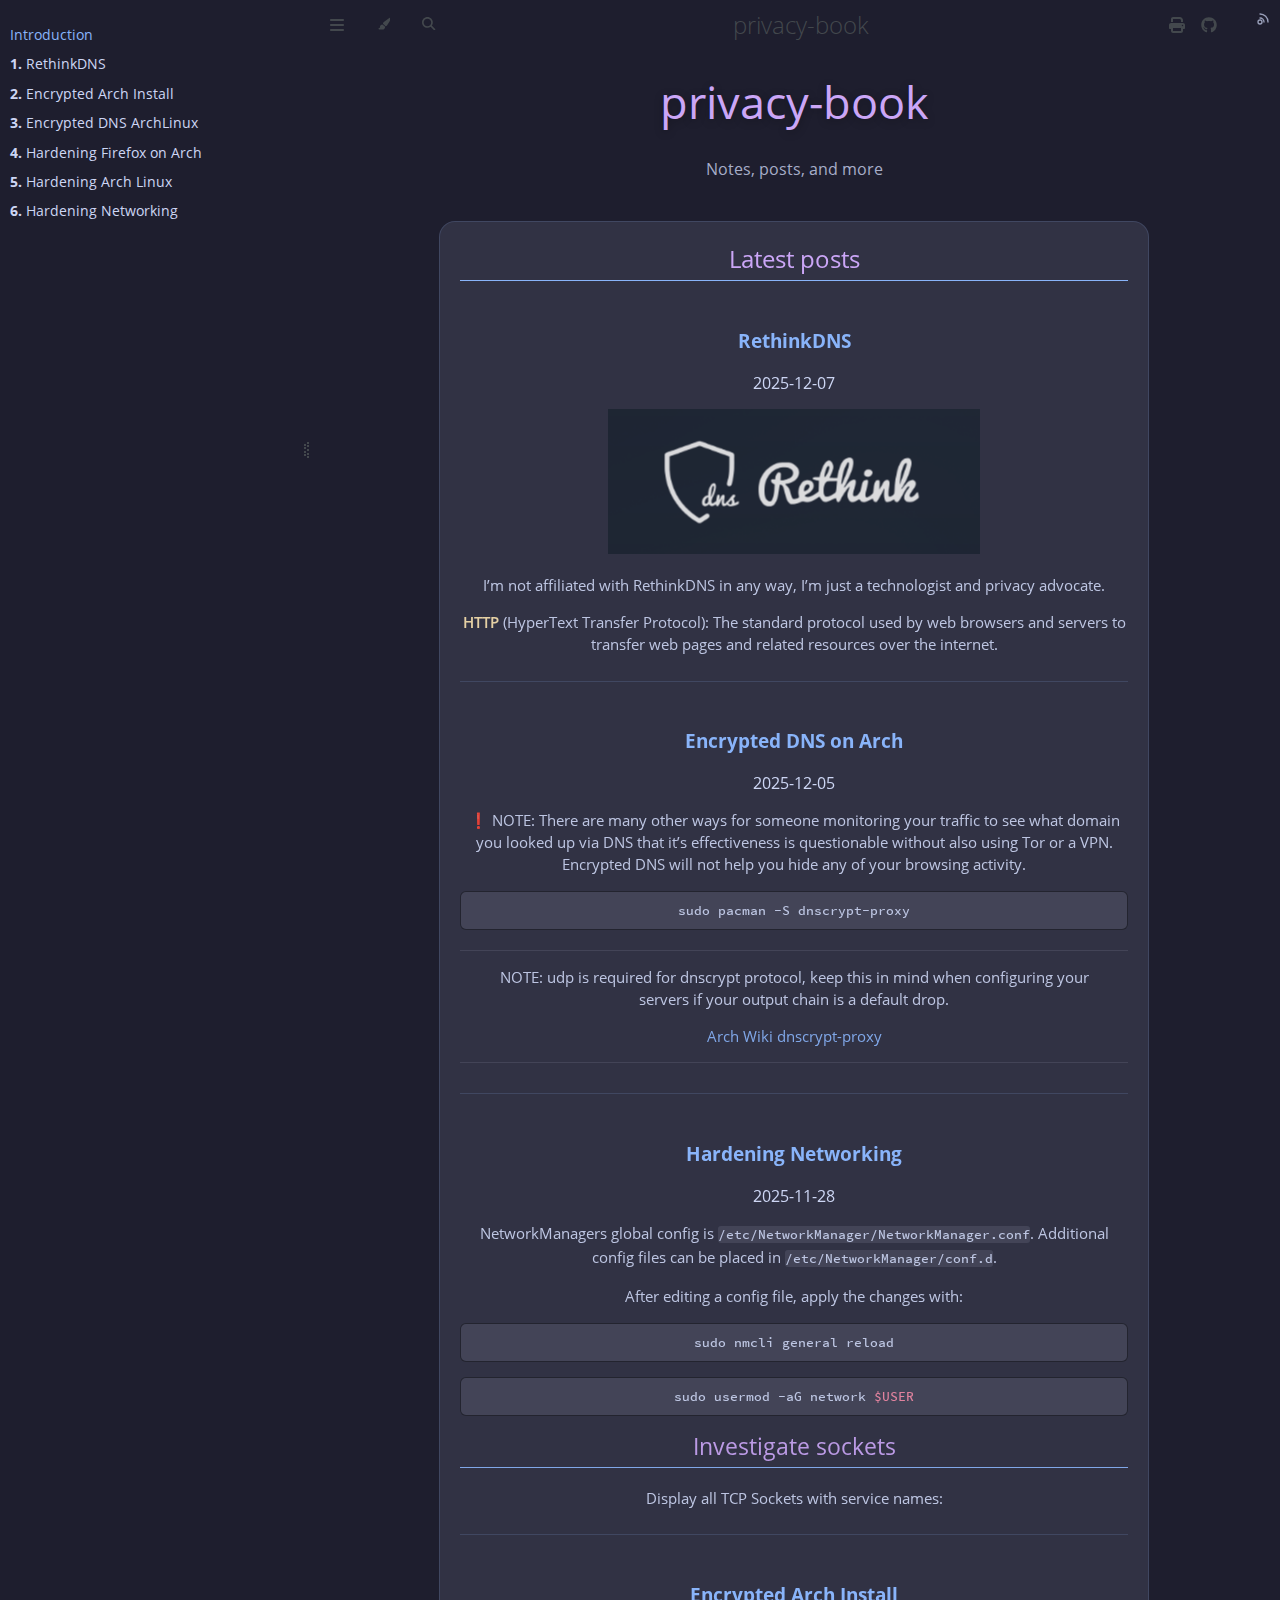
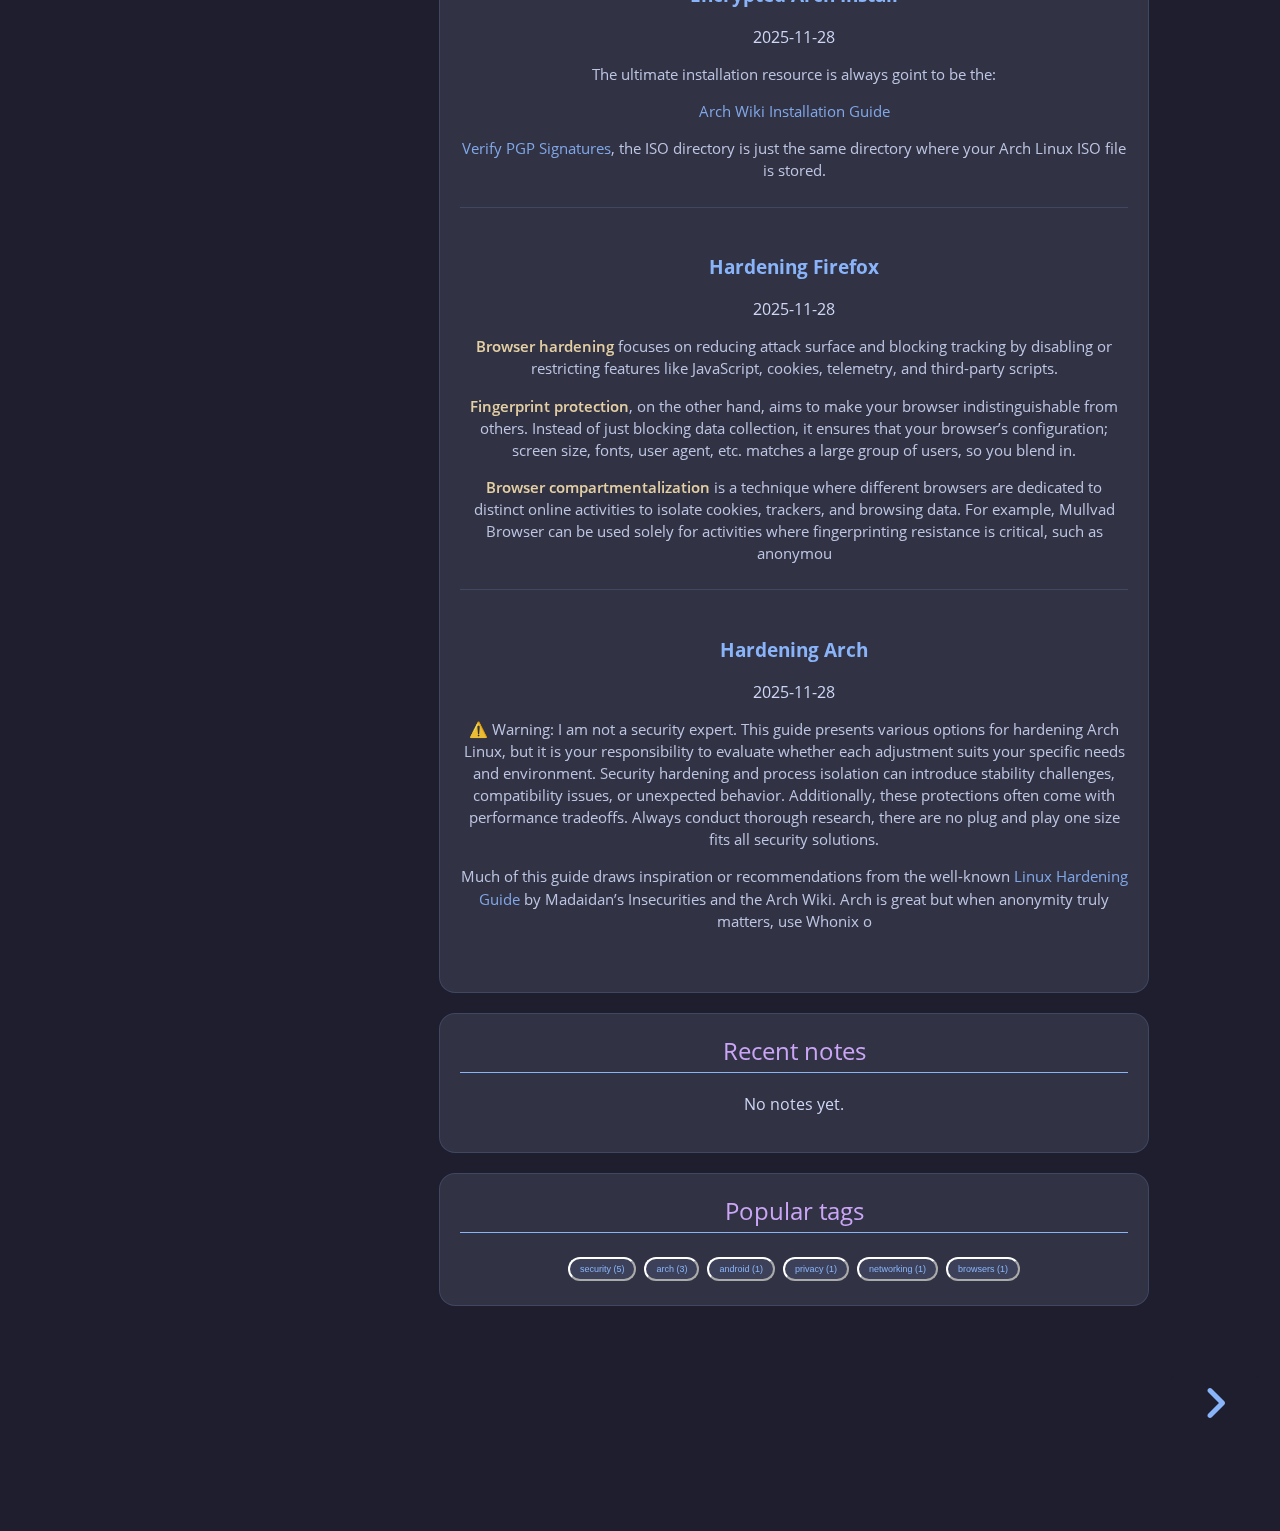
<file: index.html>
<!DOCTYPE HTML>
<html lang="en" class="coal sidebar-visible" dir="ltr">
    <head>
        <!-- Book generated using mdBook -->
        <meta charset="UTF-8">
        <title>Introduction - privacy-book</title>


        <!-- Custom HTML head -->

        <meta name="description" content="">
        <meta name="viewport" content="width=device-width, initial-scale=1">
        <meta name="theme-color" content="#ffffff">

        <link rel="icon" href="favicon-de23e50b.svg">
        <link rel="shortcut icon" href="favicon-8114d1fc.png">
        <link rel="stylesheet" href="css/variables-8adf115d.css">
        <link rel="stylesheet" href="css/general-2459343d.css">
        <link rel="stylesheet" href="css/chrome-ca6ed5dd.css">
        <link rel="stylesheet" href="css/print-9e4910d8.css" media="print">

        <!-- Fonts -->
        <link rel="stylesheet" href="fonts/fonts-9644e21d.css">

        <!-- Highlight.js Stylesheets -->
        <link rel="stylesheet" id="mdbook-highlight-css" href="highlight-493f70e1.css">
        <link rel="stylesheet" id="mdbook-tomorrow-night-css" href="tomorrow-night-4c0ae647.css">
        <link rel="stylesheet" id="mdbook-ayu-highlight-css" href="ayu-highlight-3fdfc3ac.css">

        <!-- Custom theme stylesheets -->
        <link rel="stylesheet" href="theme/header-buttons-af1bc2f9.css">
        <link rel="stylesheet" href="theme/css/catppuccin-mocha-code-05792b31.css">


        <!-- Provide site root and default themes to javascript -->
        <script>
            const path_to_root = "";
            const default_light_theme = "coal";
            const default_dark_theme = "navy";
            window.path_to_searchindex_js = "searchindex-facc858c.js";
        </script>
        <!-- Start loading toc.js asap -->
        <script src="toc-78eae84a.js"></script>
    </head>
    <body>
    <div id="mdbook-help-container">
        <div id="mdbook-help-popup">
            <h2 class="mdbook-help-title">Keyboard shortcuts</h2>
            <div>
                <p>Press <kbd>←</kbd> or <kbd>→</kbd> to navigate between chapters</p>
                <p>Press <kbd>S</kbd> or <kbd>/</kbd> to search in the book</p>
                <p>Press <kbd>?</kbd> to show this help</p>
                <p>Press <kbd>Esc</kbd> to hide this help</p>
            </div>
        </div>
    </div>
    <div id="mdbook-body-container">
        <!-- Work around some values being stored in localStorage wrapped in quotes -->
        <script>
            try {
                let theme = localStorage.getItem('mdbook-theme');
                let sidebar = localStorage.getItem('mdbook-sidebar');

                if (theme.startsWith('"') && theme.endsWith('"')) {
                    localStorage.setItem('mdbook-theme', theme.slice(1, theme.length - 1));
                }

                if (sidebar.startsWith('"') && sidebar.endsWith('"')) {
                    localStorage.setItem('mdbook-sidebar', sidebar.slice(1, sidebar.length - 1));
                }
            } catch (e) { }
        </script>

        <!-- Set the theme before any content is loaded, prevents flash -->
        <script>
            const default_theme = window.matchMedia("(prefers-color-scheme: dark)").matches ? default_dark_theme : default_light_theme;
            let theme;
            try { theme = localStorage.getItem('mdbook-theme'); } catch(e) { }
            if (theme === null || theme === undefined) { theme = default_theme; }
            const html = document.documentElement;
            html.classList.remove('coal')
            html.classList.add(theme);
            html.classList.add("js");
        </script>

        <input type="checkbox" id="mdbook-sidebar-toggle-anchor" class="hidden">

        <!-- Hide / unhide sidebar before it is displayed -->
        <script>
            let sidebar = null;
            const sidebar_toggle = document.getElementById("mdbook-sidebar-toggle-anchor");
            if (document.body.clientWidth >= 1080) {
                try { sidebar = localStorage.getItem('mdbook-sidebar'); } catch(e) { }
                sidebar = sidebar || 'visible';
            } else {
                sidebar = 'hidden';
                sidebar_toggle.checked = false;
            }
            if (sidebar === 'visible') {
                sidebar_toggle.checked = true;
            } else {
                html.classList.remove('sidebar-visible');
            }
        </script>

        <nav id="mdbook-sidebar" class="sidebar" aria-label="Table of contents">
            <!-- populated by js -->
            <mdbook-sidebar-scrollbox class="sidebar-scrollbox"></mdbook-sidebar-scrollbox>
            <noscript>
                <iframe class="sidebar-iframe-outer" src="toc.html"></iframe>
            </noscript>
            <div id="mdbook-sidebar-resize-handle" class="sidebar-resize-handle">
                <div class="sidebar-resize-indicator"></div>
            </div>
        </nav>

        <div id="mdbook-page-wrapper" class="page-wrapper">

            <div class="page">
                <div id="mdbook-menu-bar-hover-placeholder"></div>
                <div id="mdbook-menu-bar" class="menu-bar sticky">
                    <div class="left-buttons">
                        <label id="mdbook-sidebar-toggle" class="icon-button" for="mdbook-sidebar-toggle-anchor" title="Toggle Table of Contents" aria-label="Toggle Table of Contents" aria-controls="mdbook-sidebar">
                            <span class=fa-svg><svg xmlns="http://www.w3.org/2000/svg" viewBox="0 0 448 512"><!--! Font Awesome Free 6.2.0 by @fontawesome - https://fontawesome.com License - https://fontawesome.com/license/free (Icons: CC BY 4.0, Fonts: SIL OFL 1.1, Code: MIT License) Copyright 2022 Fonticons, Inc. --><path d="M0 96C0 78.3 14.3 64 32 64H416c17.7 0 32 14.3 32 32s-14.3 32-32 32H32C14.3 128 0 113.7 0 96zM0 256c0-17.7 14.3-32 32-32H416c17.7 0 32 14.3 32 32s-14.3 32-32 32H32c-17.7 0-32-14.3-32-32zM448 416c0 17.7-14.3 32-32 32H32c-17.7 0-32-14.3-32-32s14.3-32 32-32H416c17.7 0 32 14.3 32 32z"/></svg></span>
                        </label>
                        <button id="mdbook-theme-toggle" class="icon-button" type="button" title="Change theme" aria-label="Change theme" aria-haspopup="true" aria-expanded="false" aria-controls="mdbook-theme-list">
                            <span class=fa-svg><svg xmlns="http://www.w3.org/2000/svg" viewBox="0 0 576 512"><!--! Font Awesome Free 6.2.0 by @fontawesome - https://fontawesome.com License - https://fontawesome.com/license/free (Icons: CC BY 4.0, Fonts: SIL OFL 1.1, Code: MIT License) Copyright 2022 Fonticons, Inc. --><path d="M371.3 367.1c27.3-3.9 51.9-19.4 67.2-42.9L600.2 74.1c12.6-19.5 9.4-45.3-7.6-61.2S549.7-4.4 531.1 9.6L294.4 187.2c-24 18-38.2 46.1-38.4 76.1L371.3 367.1zm-19.6 25.4l-116-104.4C175.9 290.3 128 339.6 128 400c0 3.9 .2 7.8 .6 11.6c1.8 17.5-10.2 36.4-27.8 36.4H96c-17.7 0-32 14.3-32 32s14.3 32 32 32H240c61.9 0 112-50.1 112-112c0-2.5-.1-5-.2-7.5z"/></svg></span>
                        </button>
                        <ul id="mdbook-theme-list" class="theme-popup" aria-label="Themes" role="menu">
                            <li role="none"><button role="menuitem" class="theme" id="mdbook-theme-default_theme">Auto</button></li>
                            <li role="none"><button role="menuitem" class="theme" id="mdbook-theme-light">Light</button></li>
                            <li role="none"><button role="menuitem" class="theme" id="mdbook-theme-rust">Rust</button></li>
                            <li role="none"><button role="menuitem" class="theme" id="mdbook-theme-coal">Coal</button></li>
                            <li role="none"><button role="menuitem" class="theme" id="mdbook-theme-navy">Navy</button></li>
                            <li role="none"><button role="menuitem" class="theme" id="mdbook-theme-ayu">Ayu</button></li>
                        </ul>
                        <button id="mdbook-search-toggle" class="icon-button" type="button" title="Search (`/`)" aria-label="Toggle Searchbar" aria-expanded="false" aria-keyshortcuts="/ s" aria-controls="mdbook-searchbar">
                            <span class=fa-svg><svg xmlns="http://www.w3.org/2000/svg" viewBox="0 0 512 512"><!--! Font Awesome Free 6.2.0 by @fontawesome - https://fontawesome.com License - https://fontawesome.com/license/free (Icons: CC BY 4.0, Fonts: SIL OFL 1.1, Code: MIT License) Copyright 2022 Fonticons, Inc. --><path d="M416 208c0 45.9-14.9 88.3-40 122.7L502.6 457.4c12.5 12.5 12.5 32.8 0 45.3s-32.8 12.5-45.3 0L330.7 376c-34.4 25.2-76.8 40-122.7 40C93.1 416 0 322.9 0 208S93.1 0 208 0S416 93.1 416 208zM208 352c79.5 0 144-64.5 144-144s-64.5-144-144-144S64 128.5 64 208s64.5 144 144 144z"/></svg></span>
                        </button>
                    </div>

                    <h1 class="menu-title">privacy-book</h1>

                    <div class="right-buttons">
                        <a href="print.html" title="Print this book" aria-label="Print this book">
                            <span class=fa-svg id="print-button"><svg xmlns="http://www.w3.org/2000/svg" viewBox="0 0 512 512"><!--! Font Awesome Free 6.2.0 by @fontawesome - https://fontawesome.com License - https://fontawesome.com/license/free (Icons: CC BY 4.0, Fonts: SIL OFL 1.1, Code: MIT License) Copyright 2022 Fonticons, Inc. --><path d="M128 0C92.7 0 64 28.7 64 64v96h64V64H354.7L384 93.3V160h64V93.3c0-17-6.7-33.3-18.7-45.3L400 18.7C388 6.7 371.7 0 354.7 0H128zM384 352v32 64H128V384 368 352H384zm64 32h32c17.7 0 32-14.3 32-32V256c0-35.3-28.7-64-64-64H64c-35.3 0-64 28.7-64 64v96c0 17.7 14.3 32 32 32H64v64c0 35.3 28.7 64 64 64H384c35.3 0 64-28.7 64-64V384zm-16-88c-13.3 0-24-10.7-24-24s10.7-24 24-24s24 10.7 24 24s-10.7 24-24 24z"/></svg></span>
                        </a>
                        <a href="https://github.com/saylesss88/privacy-book.git" title="Git repository" aria-label="Git repository">
                            <span class=fa-svg><svg xmlns="http://www.w3.org/2000/svg" viewBox="0 0 496 512"><!--! Font Awesome Free 6.2.0 by @fontawesome - https://fontawesome.com License - https://fontawesome.com/license/free (Icons: CC BY 4.0, Fonts: SIL OFL 1.1, Code: MIT License) Copyright 2022 Fonticons, Inc. --><path d="M165.9 397.4c0 2-2.3 3.6-5.2 3.6-3.3.3-5.6-1.3-5.6-3.6 0-2 2.3-3.6 5.2-3.6 3-.3 5.6 1.3 5.6 3.6zm-31.1-4.5c-.7 2 1.3 4.3 4.3 4.9 2.6 1 5.6 0 6.2-2s-1.3-4.3-4.3-5.2c-2.6-.7-5.5.3-6.2 2.3zm44.2-1.7c-2.9.7-4.9 2.6-4.6 4.9.3 2 2.9 3.3 5.9 2.6 2.9-.7 4.9-2.6 4.6-4.6-.3-1.9-3-3.2-5.9-2.9zM244.8 8C106.1 8 0 113.3 0 252c0 110.9 69.8 205.8 169.5 239.2 12.8 2.3 17.3-5.6 17.3-12.1 0-6.2-.3-40.4-.3-61.4 0 0-70 15-84.7-29.8 0 0-11.4-29.1-27.8-36.6 0 0-22.9-15.7 1.6-15.4 0 0 24.9 2 38.6 25.8 21.9 38.6 58.6 27.5 72.9 20.9 2.3-16 8.8-27.1 16-33.7-55.9-6.2-112.3-14.3-112.3-110.5 0-27.5 7.6-41.3 23.6-58.9-2.6-6.5-11.1-33.3 2.6-67.9 20.9-6.5 69 27 69 27 20-5.6 41.5-8.5 62.8-8.5s42.8 2.9 62.8 8.5c0 0 48.1-33.6 69-27 13.7 34.7 5.2 61.4 2.6 67.9 16 17.7 25.8 31.5 25.8 58.9 0 96.5-58.9 104.2-114.8 110.5 9.2 7.9 17 22.9 17 46.4 0 33.7-.3 75.4-.3 83.6 0 6.5 4.6 14.4 17.3 12.1C428.2 457.8 496 362.9 496 252 496 113.3 383.5 8 244.8 8zM97.2 352.9c-1.3 1-1 3.3.7 5.2 1.6 1.6 3.9 2.3 5.2 1 1.3-1 1-3.3-.7-5.2-1.6-1.6-3.9-2.3-5.2-1zm-10.8-8.1c-.7 1.3.3 2.9 2.3 3.9 1.6 1 3.6.7 4.3-.7.7-1.3-.3-2.9-2.3-3.9-2-.6-3.6-.3-4.3.7zm32.4 35.6c-1.6 1.3-1 4.3 1.3 6.2 2.3 2.3 5.2 2.6 6.5 1 1.3-1.3.7-4.3-1.3-6.2-2.2-2.3-5.2-2.6-6.5-1zm-11.4-14.7c-1.6 1-1.6 3.6 0 5.9 1.6 2.3 4.3 3.3 5.6 2.3 1.6-1.3 1.6-3.9 0-6.2-1.4-2.3-4-3.3-5.6-2z"/></svg></span>
                        </a>

                    </div>
                </div>

                <div id="mdbook-search-wrapper" class="hidden">
                    <form id="mdbook-searchbar-outer" class="searchbar-outer">
                        <div class="search-wrapper">
                            <input type="search" id="mdbook-searchbar" name="searchbar" placeholder="Search this book ..." aria-controls="mdbook-searchresults-outer" aria-describedby="searchresults-header">
                            <div class="spinner-wrapper">
                                <span class=fa-svg id="fa-spin"><svg xmlns="http://www.w3.org/2000/svg" viewBox="0 0 512 512"><!--! Font Awesome Free 6.2.0 by @fontawesome - https://fontawesome.com License - https://fontawesome.com/license/free (Icons: CC BY 4.0, Fonts: SIL OFL 1.1, Code: MIT License) Copyright 2022 Fonticons, Inc. --><path d="M304 48c0-26.5-21.5-48-48-48s-48 21.5-48 48s21.5 48 48 48s48-21.5 48-48zm0 416c0-26.5-21.5-48-48-48s-48 21.5-48 48s21.5 48 48 48s48-21.5 48-48zM48 304c26.5 0 48-21.5 48-48s-21.5-48-48-48s-48 21.5-48 48s21.5 48 48 48zm464-48c0-26.5-21.5-48-48-48s-48 21.5-48 48s21.5 48 48 48s48-21.5 48-48zM142.9 437c18.7-18.7 18.7-49.1 0-67.9s-49.1-18.7-67.9 0s-18.7 49.1 0 67.9s49.1 18.7 67.9 0zm0-294.2c18.7-18.7 18.7-49.1 0-67.9S93.7 56.2 75 75s-18.7 49.1 0 67.9s49.1 18.7 67.9 0zM369.1 437c18.7 18.7 49.1 18.7 67.9 0s18.7-49.1 0-67.9s-49.1-18.7-67.9 0s-18.7 49.1 0 67.9z"/></svg></span>
                            </div>
                        </div>
                    </form>
                    <div id="mdbook-searchresults-outer" class="searchresults-outer hidden">
                        <div id="mdbook-searchresults-header" class="searchresults-header"></div>
                        <ul id="mdbook-searchresults">
                        </ul>
                    </div>
                </div>

                <!-- Apply ARIA attributes after the sidebar and the sidebar toggle button are added to the DOM -->
                <script>
                    document.getElementById('mdbook-sidebar-toggle').setAttribute('aria-expanded', sidebar === 'visible');
                    document.getElementById('mdbook-sidebar').setAttribute('aria-hidden', sidebar !== 'visible');
                    Array.from(document.querySelectorAll('#mdbook-sidebar a')).forEach(function(link) {
                        link.setAttribute('tabIndex', sidebar === 'visible' ? 0 : -1);
                    });
                </script>

                <div id="mdbook-content" class="content">
                    <main>
                        <script>window.CONTENT_COLLECTIONS = {"collections":{"blog":[{"author":"saylesss88","collection":"blog","date":"2025-12-07T00:00:00+00:00","description":null,"draft":false,"path":"android/RethinkDNS_Guide.md","preview_html":"<p><img src=\"../images/rethinkdns.cleaned.png\" alt=\"RethinkDNS Logo\" /></p><p>I’m not affiliated with RethinkDNS in any way, I’m just a technologist and\nprivacy advocate.</p><p><strong>HTTP</strong> (HyperText Transfer Protocol): The standard protocol used by web\nbrowsers and servers to transfer web pages and related resources over the\ninternet.</p>","tags":["android","privacy"],"title":"RethinkDNS"},{"author":"saylesss88","collection":"blog","date":"2025-12-05T00:00:00+00:00","description":null,"draft":false,"path":"arch/enc_dns.md","preview_html":"<p>❗ NOTE: There are many other ways for someone monitoring your traffic to see\nwhat domain you looked up via DNS that it’s effectiveness is questionable\nwithout also using Tor or a VPN. Encrypted DNS will not help you hide any of\nyour browsing activity.</p><pre><code class=\"language-bash\">sudo pacman -S dnscrypt-proxy\n</code></pre>\n<blockquote>\n<p>NOTE: udp is required for dnscrypt protocol, keep this in mind when\nconfiguring your servers if your output chain is a default drop.</p><p><a href=\"https://wiki.archlinux.org/title/Dnscrypt-proxy\">Arch Wiki dnscrypt-proxy</a></p>","tags":["arch","security"],"title":"Encrypted DNS on Arch"},{"author":"saylesss88","collection":"blog","date":"2025-11-28T00:00:00+00:00","description":null,"draft":false,"path":"arch/hardening_networking.md","preview_html":"<p>NetworkManagers global config is <code>/etc/NetworkManager/NetworkManager.conf</code>.\nAdditional config files can be placed in <code>/etc/NetworkManager/conf.d</code>.</p><p>After editing a config file, apply the changes with:</p><pre><code class=\"language-bash\">sudo nmcli general reload\n</code></pre>\n<pre><code class=\"language-bash\">sudo usermod -aG network $USER\n</code></pre>\n<h2>Investigate sockets</h2>\n<p>Display all TCP Sockets with service names:</p>","tags":["security","networking"],"title":"Hardening Networking"},{"author":"saylesss88","collection":"blog","date":"2025-11-28T00:00:00+00:00","description":null,"draft":false,"path":"arch/enc_install.md","preview_html":"<p>The ultimate installation resource is always goint to be the:</p><p><a href=\"https://wiki.archlinux.org/title/Installation_guide\">Arch Wiki Installation Guide</a></p><p><a href=\"https://archlinux.org/download/#checksums\">Verify PGP Signatures</a>, the ISO\ndirectory is just the same directory where your Arch Linux ISO file is stored.</p>","tags":["arch","security"],"title":"Encrypted Arch Install"},{"author":"saylesss88","collection":"blog","date":"2025-11-28T00:00:00+00:00","description":null,"draft":false,"path":"arch/hardening_firefox.md","preview_html":"<p><strong>Browser hardening</strong> focuses on reducing attack surface and blocking tracking\nby disabling or restricting features like JavaScript, cookies, telemetry, and\nthird-party scripts.</p><p><strong>Fingerprint protection</strong>, on the other hand, aims to make your browser\nindistinguishable from others. Instead of just blocking data collection, it\nensures that your browser’s configuration; screen size, fonts, user agent,\netc. matches a large group of users, so you blend in.</p><p><strong>Browser compartmentalization</strong> is a technique where different browsers are\ndedicated to distinct online activities to isolate cookies, trackers, and\nbrowsing data. For example, Mullvad Browser can be used solely for activities\nwhere fingerprinting resistance is critical, such as anonymou","tags":["browsers","security"],"title":"Hardening Firefox"},{"author":"saylesss88","collection":"blog","date":"2025-11-28T00:00:00+00:00","description":null,"draft":false,"path":"arch/hardening_arch.md","preview_html":"<p>⚠️ Warning: I am not a security expert. This guide presents various options\nfor hardening Arch Linux, but it is your responsibility to evaluate whether\neach adjustment suits your specific needs and environment. Security hardening\nand process isolation can introduce stability challenges, compatibility\nissues, or unexpected behavior. Additionally, these protections often come\nwith performance tradeoffs. Always conduct thorough research, there are no\nplug and play one size fits all security solutions.</p><p>Much of this guide draws inspiration or recommendations from the well-known\n<a href=\"https://madaidans-insecurities.github.io/guides/linux-hardening.html\">Linux Hardening Guide</a>\nby Madaidan’s Insecurities and the Arch Wiki. Arch is great but when anonymity\ntruly matters, use Whonix o","tags":["arch","security"],"title":"Hardening Arch"}],"posts":[{"author":null,"collection":null,"date":"2025-12-10T13:05:39.828661174+00:00","description":"\n","draft":false,"path":"index.md","preview_html":"","tags":[],"title":"index"}]},"entries":[{"author":null,"collection":null,"date":"2025-12-10T13:05:39.828661174+00:00","description":"\n","draft":false,"path":"index.md","preview_html":"","tags":[],"title":"index"},{"author":"saylesss88","collection":"blog","date":"2025-12-07T00:00:00+00:00","description":null,"draft":false,"path":"android/RethinkDNS_Guide.md","preview_html":"<p><img src=\"../images/rethinkdns.cleaned.png\" alt=\"RethinkDNS Logo\" /></p><p>I’m not affiliated with RethinkDNS in any way, I’m just a technologist and\nprivacy advocate.</p><p><strong>HTTP</strong> (HyperText Transfer Protocol): The standard protocol used by web\nbrowsers and servers to transfer web pages and related resources over the\ninternet.</p>","tags":["android","privacy"],"title":"RethinkDNS"},{"author":"saylesss88","collection":"blog","date":"2025-12-05T00:00:00+00:00","description":null,"draft":false,"path":"arch/enc_dns.md","preview_html":"<p>❗ NOTE: There are many other ways for someone monitoring your traffic to see\nwhat domain you looked up via DNS that it’s effectiveness is questionable\nwithout also using Tor or a VPN. Encrypted DNS will not help you hide any of\nyour browsing activity.</p><pre><code class=\"language-bash\">sudo pacman -S dnscrypt-proxy\n</code></pre>\n<blockquote>\n<p>NOTE: udp is required for dnscrypt protocol, keep this in mind when\nconfiguring your servers if your output chain is a default drop.</p><p><a href=\"https://wiki.archlinux.org/title/Dnscrypt-proxy\">Arch Wiki dnscrypt-proxy</a></p>","tags":["arch","security"],"title":"Encrypted DNS on Arch"},{"author":"saylesss88","collection":"blog","date":"2025-11-28T00:00:00+00:00","description":null,"draft":false,"path":"arch/hardening_networking.md","preview_html":"<p>NetworkManagers global config is <code>/etc/NetworkManager/NetworkManager.conf</code>.\nAdditional config files can be placed in <code>/etc/NetworkManager/conf.d</code>.</p><p>After editing a config file, apply the changes with:</p><pre><code class=\"language-bash\">sudo nmcli general reload\n</code></pre>\n<pre><code class=\"language-bash\">sudo usermod -aG network $USER\n</code></pre>\n<h2>Investigate sockets</h2>\n<p>Display all TCP Sockets with service names:</p>","tags":["security","networking"],"title":"Hardening Networking"},{"author":"saylesss88","collection":"blog","date":"2025-11-28T00:00:00+00:00","description":null,"draft":false,"path":"arch/enc_install.md","preview_html":"<p>The ultimate installation resource is always goint to be the:</p><p><a href=\"https://wiki.archlinux.org/title/Installation_guide\">Arch Wiki Installation Guide</a></p><p><a href=\"https://archlinux.org/download/#checksums\">Verify PGP Signatures</a>, the ISO\ndirectory is just the same directory where your Arch Linux ISO file is stored.</p>","tags":["arch","security"],"title":"Encrypted Arch Install"},{"author":"saylesss88","collection":"blog","date":"2025-11-28T00:00:00+00:00","description":null,"draft":false,"path":"arch/hardening_firefox.md","preview_html":"<p><strong>Browser hardening</strong> focuses on reducing attack surface and blocking tracking\nby disabling or restricting features like JavaScript, cookies, telemetry, and\nthird-party scripts.</p><p><strong>Fingerprint protection</strong>, on the other hand, aims to make your browser\nindistinguishable from others. Instead of just blocking data collection, it\nensures that your browser’s configuration; screen size, fonts, user agent,\netc. matches a large group of users, so you blend in.</p><p><strong>Browser compartmentalization</strong> is a technique where different browsers are\ndedicated to distinct online activities to isolate cookies, trackers, and\nbrowsing data. For example, Mullvad Browser can be used solely for activities\nwhere fingerprinting resistance is critical, such as anonymou","tags":["browsers","security"],"title":"Hardening Firefox"},{"author":"saylesss88","collection":"blog","date":"2025-11-28T00:00:00+00:00","description":null,"draft":false,"path":"arch/hardening_arch.md","preview_html":"<p>⚠️ Warning: I am not a security expert. This guide presents various options\nfor hardening Arch Linux, but it is your responsibility to evaluate whether\neach adjustment suits your specific needs and environment. Security hardening\nand process isolation can introduce stability challenges, compatibility\nissues, or unexpected behavior. Additionally, these protections often come\nwith performance tradeoffs. Always conduct thorough research, there are no\nplug and play one size fits all security solutions.</p><p>Much of this guide draws inspiration or recommendations from the well-known\n<a href=\"https://madaidans-insecurities.github.io/guides/linux-hardening.html\">Linux Hardening Guide</a>\nby Madaidan’s Insecurities and the Arch Wiki. Arch is great but when anonymity\ntruly matters, use Whonix o","tags":["arch","security"],"title":"Hardening Arch"}],"generated_at":"2025-12-10T13:08:04.215593711+00:00"};</script>
<!-- kanagawa landing -->
<div class="wave-bg">
<div class="wave"></div>

<div class="wave"></div>

<div class="wave"></div>

</div>

<div class="landing">
<h1 class="title">privacy-book</h1>

<p class="subtitle">Notes, posts, and more</p>

<div class="grid grid-wide">
  
<div class="card">
    
<h2>Latest posts</h2>

    
<div id="latest-posts"><em>Loading...</em></div>

  </div>

  
<div class="card">
    
<h2>Recent notes</h2>

    
<div id="recent-notes"><em>Loading...</em></div>

  </div>

  
<div class="card">
    
<h2>Popular tags</h2>

    
<div id="tag-cloud" class="tag-cloud"></div>

  </div>

</div>

</div>

<script>
  (function () {
    if (!window.CONTENT_COLLECTIONS) {
      console.warn("kanagawa-theme: window.CONTENT_COLLECTIONS not found; is mdbook-content-loader enabled?");
      return;
    }

    var data = window.CONTENT_COLLECTIONS;
    var entries = data.entries || [];
    var collections = data.collections || {};

    var link = function (p) {
      return (p.path || "").replace(/\.md(?:own|arkdown)?$/i, ".html");
    };

    // Render latest posts into #latest-posts (used on load and when filtering)
    function renderLatest(posts) {
      var latestEl = document.getElementById("latest-posts");
      if (!latestEl) return;

      var list = posts.slice(0, 6);
      latestEl.innerHTML = list.length
        ? list.map(function (p) {
            return (
              '<div class="post-preview">' +
                '<h3><a href="' + link(p) + '">' + (p.title || p.path) + '</a></h3>' +
                (p.date ? '<time>' + new Date(p.date).toISOString().slice(0,10) + '</time>' : '') +
                '<div class="preview">' + (p.preview_html || "") + "</div>" +
              "</div>"
            );
          }).join("")
        : "<p>No posts yet.</p>";
    }

    // Initial latest posts (blog, then fallback to posts)
    var initialPosts = (collections.blog || collections.posts || []);
    renderLatest(initialPosts);

    // Notes
    var notes = (collections.notes || []).slice(0, 8);
    var notesEl = document.getElementById("recent-notes");
    if (notesEl) {
      notesEl.innerHTML = notes.length
        ? notes.map(function (p) {
            return '• <a href="' + link(p) + '">' + (p.title || p.path) + "</a><br>";
          }).join("")
        : "<p>No notes yet.</p>";
    }

    // Tag cloud
    var tagCounts = {};
    (entries || []).forEach(function (p) {
      (p.tags || []).forEach(function (t) {
        tagCounts[t] = (tagCounts[t] || 0) + 1;
      });
    });

    var tags = Object.entries(tagCounts)
      .sort(function (a, b) { return b[1] - a[1]; })
      .slice(0, 15);

    var tagEl = document.getElementById("tag-cloud");
    if (tagEl) {
      // Render tags as clickable buttons
      tagEl.innerHTML = tags.map(function (pair) {
        var tag = pair[0], n = pair[1];
        return '<button class="tag-pill" type="button" data-tag="' + tag + '">' +
                 tag + " (" + n + ")" +
               "</button>";
      }).join("");

      // Clicking a tag filters "Latest posts" by that tag
      tagEl.addEventListener("click", function (ev) {
        var btn = ev.target.closest(".tag-pill");
        if (!btn) return;
        var tag = btn.getAttribute("data-tag");

        var source = (collections.blog || collections.posts || []);
        var filtered = source.filter(function (p) {
          return (p.tags || []).includes(tag);
        });

        renderLatest(filtered.length ? filtered : source);
      });
    }
  })();
</script>
<style>
  .post-preview { margin-bottom: 1.5rem; padding-bottom: 1rem; border-bottom: 1px solid rgba(126,156,216,0.2); }
  .post-preview:last-child { border-bottom: none; }
  .preview { margin-top: 0.5rem; opacity: 0.9; font-size: 0.95em; }
</style>

                    </main>

                    <nav class="nav-wrapper" aria-label="Page navigation">
                        <!-- Mobile navigation buttons -->

                            <a rel="next prefetch" href="android/RethinkDNS_Guide.html" class="mobile-nav-chapters next" title="Next chapter" aria-label="Next chapter" aria-keyshortcuts="Right">
                                <span class=fa-svg><svg xmlns="http://www.w3.org/2000/svg" viewBox="0 0 320 512"><!--! Font Awesome Free 6.2.0 by @fontawesome - https://fontawesome.com License - https://fontawesome.com/license/free (Icons: CC BY 4.0, Fonts: SIL OFL 1.1, Code: MIT License) Copyright 2022 Fonticons, Inc. --><path d="M278.6 233.4c12.5 12.5 12.5 32.8 0 45.3l-160 160c-12.5 12.5-32.8 12.5-45.3 0s-12.5-32.8 0-45.3L210.7 256 73.4 118.6c-12.5-12.5-12.5-32.8 0-45.3s32.8-12.5 45.3 0l160 160z"/></svg></span>
                            </a>

                        <div style="clear: both"></div>
                    </nav>
                </div>
            </div>

            <nav class="nav-wide-wrapper" aria-label="Page navigation">

                    <a rel="next prefetch" href="android/RethinkDNS_Guide.html" class="nav-chapters next" title="Next chapter" aria-label="Next chapter" aria-keyshortcuts="Right">
                        <span class=fa-svg><svg xmlns="http://www.w3.org/2000/svg" viewBox="0 0 320 512"><!--! Font Awesome Free 6.2.0 by @fontawesome - https://fontawesome.com License - https://fontawesome.com/license/free (Icons: CC BY 4.0, Fonts: SIL OFL 1.1, Code: MIT License) Copyright 2022 Fonticons, Inc. --><path d="M278.6 233.4c12.5 12.5 12.5 32.8 0 45.3l-160 160c-12.5 12.5-32.8 12.5-45.3 0s-12.5-32.8 0-45.3L210.7 256 73.4 118.6c-12.5-12.5-12.5-32.8 0-45.3s32.8-12.5 45.3 0l160 160z"/></svg></span>
                    </a>
            </nav>

        </div>

        <template id=fa-eye><span class=fa-svg><svg xmlns="http://www.w3.org/2000/svg" viewBox="0 0 576 512"><!--! Font Awesome Free 6.2.0 by @fontawesome - https://fontawesome.com License - https://fontawesome.com/license/free (Icons: CC BY 4.0, Fonts: SIL OFL 1.1, Code: MIT License) Copyright 2022 Fonticons, Inc. --><path d="M288 32c-80.8 0-145.5 36.8-192.6 80.6C48.6 156 17.3 208 2.5 243.7c-3.3 7.9-3.3 16.7 0 24.6C17.3 304 48.6 356 95.4 399.4C142.5 443.2 207.2 480 288 480s145.5-36.8 192.6-80.6c46.8-43.5 78.1-95.4 93-131.1c3.3-7.9 3.3-16.7 0-24.6c-14.9-35.7-46.2-87.7-93-131.1C433.5 68.8 368.8 32 288 32zM432 256c0 79.5-64.5 144-144 144s-144-64.5-144-144s64.5-144 144-144s144 64.5 144 144zM288 192c0 35.3-28.7 64-64 64c-11.5 0-22.3-3-31.6-8.4c-.2 2.8-.4 5.5-.4 8.4c0 53 43 96 96 96s96-43 96-96s-43-96-96-96c-2.8 0-5.6 .1-8.4 .4c5.3 9.3 8.4 20.1 8.4 31.6z"/></svg></span></template>
        <template id=fa-eye-slash><span class=fa-svg><svg xmlns="http://www.w3.org/2000/svg" viewBox="0 0 640 512"><!--! Font Awesome Free 6.2.0 by @fontawesome - https://fontawesome.com License - https://fontawesome.com/license/free (Icons: CC BY 4.0, Fonts: SIL OFL 1.1, Code: MIT License) Copyright 2022 Fonticons, Inc. --><path d="M38.8 5.1C28.4-3.1 13.3-1.2 5.1 9.2S-1.2 34.7 9.2 42.9l592 464c10.4 8.2 25.5 6.3 33.7-4.1s6.3-25.5-4.1-33.7L525.6 386.7c39.6-40.6 66.4-86.1 79.9-118.4c3.3-7.9 3.3-16.7 0-24.6c-14.9-35.7-46.2-87.7-93-131.1C465.5 68.8 400.8 32 320 32c-68.2 0-125 26.3-169.3 60.8L38.8 5.1zM223.1 149.5C248.6 126.2 282.7 112 320 112c79.5 0 144 64.5 144 144c0 24.9-6.3 48.3-17.4 68.7L408 294.5c5.2-11.8 8-24.8 8-38.5c0-53-43-96-96-96c-2.8 0-5.6 .1-8.4 .4c5.3 9.3 8.4 20.1 8.4 31.6c0 10.2-2.4 19.8-6.6 28.3l-90.3-70.8zm223.1 298L373 389.9c-16.4 6.5-34.3 10.1-53 10.1c-79.5 0-144-64.5-144-144c0-6.9 .5-13.6 1.4-20.2L83.1 161.5C60.3 191.2 44 220.8 34.5 243.7c-3.3 7.9-3.3 16.7 0 24.6c14.9 35.7 46.2 87.7 93 131.1C174.5 443.2 239.2 480 320 480c47.8 0 89.9-12.9 126.2-32.5z"/></svg></span></template>
        <template id=fa-copy><span class=fa-svg><svg xmlns="http://www.w3.org/2000/svg" viewBox="0 0 512 512"><!--! Font Awesome Free 6.2.0 by @fontawesome - https://fontawesome.com License - https://fontawesome.com/license/free (Icons: CC BY 4.0, Fonts: SIL OFL 1.1, Code: MIT License) Copyright 2022 Fonticons, Inc. --><path d="M502.6 70.63l-61.25-61.25C435.4 3.371 427.2 0 418.7 0H255.1c-35.35 0-64 28.66-64 64l.0195 256C192 355.4 220.7 384 256 384h192c35.2 0 64-28.8 64-64V93.25C512 84.77 508.6 76.63 502.6 70.63zM464 320c0 8.836-7.164 16-16 16H255.1c-8.838 0-16-7.164-16-16L239.1 64.13c0-8.836 7.164-16 16-16h128L384 96c0 17.67 14.33 32 32 32h47.1V320zM272 448c0 8.836-7.164 16-16 16H63.1c-8.838 0-16-7.164-16-16L47.98 192.1c0-8.836 7.164-16 16-16H160V128H63.99c-35.35 0-64 28.65-64 64l.0098 256C.002 483.3 28.66 512 64 512h192c35.2 0 64-28.8 64-64v-32h-47.1L272 448z"/></svg></span></template>
        <template id=fa-play><span class=fa-svg><svg xmlns="http://www.w3.org/2000/svg" viewBox="0 0 384 512"><!--! Font Awesome Free 6.2.0 by @fontawesome - https://fontawesome.com License - https://fontawesome.com/license/free (Icons: CC BY 4.0, Fonts: SIL OFL 1.1, Code: MIT License) Copyright 2022 Fonticons, Inc. --><path d="M73 39c-14.8-9.1-33.4-9.4-48.5-.9S0 62.6 0 80V432c0 17.4 9.4 33.4 24.5 41.9s33.7 8.1 48.5-.9L361 297c14.3-8.7 23-24.2 23-41s-8.7-32.2-23-41L73 39z"/></svg></span></template>
        <template id=fa-clock-rotate-left><span class=fa-svg><svg xmlns="http://www.w3.org/2000/svg" viewBox="0 0 512 512"><!--! Font Awesome Free 6.2.0 by @fontawesome - https://fontawesome.com License - https://fontawesome.com/license/free (Icons: CC BY 4.0, Fonts: SIL OFL 1.1, Code: MIT License) Copyright 2022 Fonticons, Inc. --><path d="M75 75L41 41C25.9 25.9 0 36.6 0 57.9V168c0 13.3 10.7 24 24 24H134.1c21.4 0 32.1-25.9 17-41l-30.8-30.8C155 85.5 203 64 256 64c106 0 192 86 192 192s-86 192-192 192c-40.8 0-78.6-12.7-109.7-34.4c-14.5-10.1-34.4-6.6-44.6 7.9s-6.6 34.4 7.9 44.6C151.2 495 201.7 512 256 512c141.4 0 256-114.6 256-256S397.4 0 256 0C185.3 0 121.3 28.7 75 75zm181 53c-13.3 0-24 10.7-24 24V256c0 6.4 2.5 12.5 7 17l72 72c9.4 9.4 24.6 9.4 33.9 0s9.4-24.6 0-33.9l-65-65V152c0-13.3-10.7-24-24-24z"/></svg></span></template>



        <script>
            window.playground_copyable = true;
        </script>


        <script src="elasticlunr-ef4e11c1.min.js"></script>
        <script src="mark-09e88c2c.min.js"></script>
        <script src="searcher-c2a407aa.js"></script>

        <script src="clipboard-1626706a.min.js"></script>
        <script src="highlight-abc7f01d.js"></script>
        <script src="book-a0b12cfe.js"></script>

        <!-- Custom JS scripts -->
        <script src="theme/header-buttons-02f32270.js"></script>



    </div>
    </body>
</html>
</file>
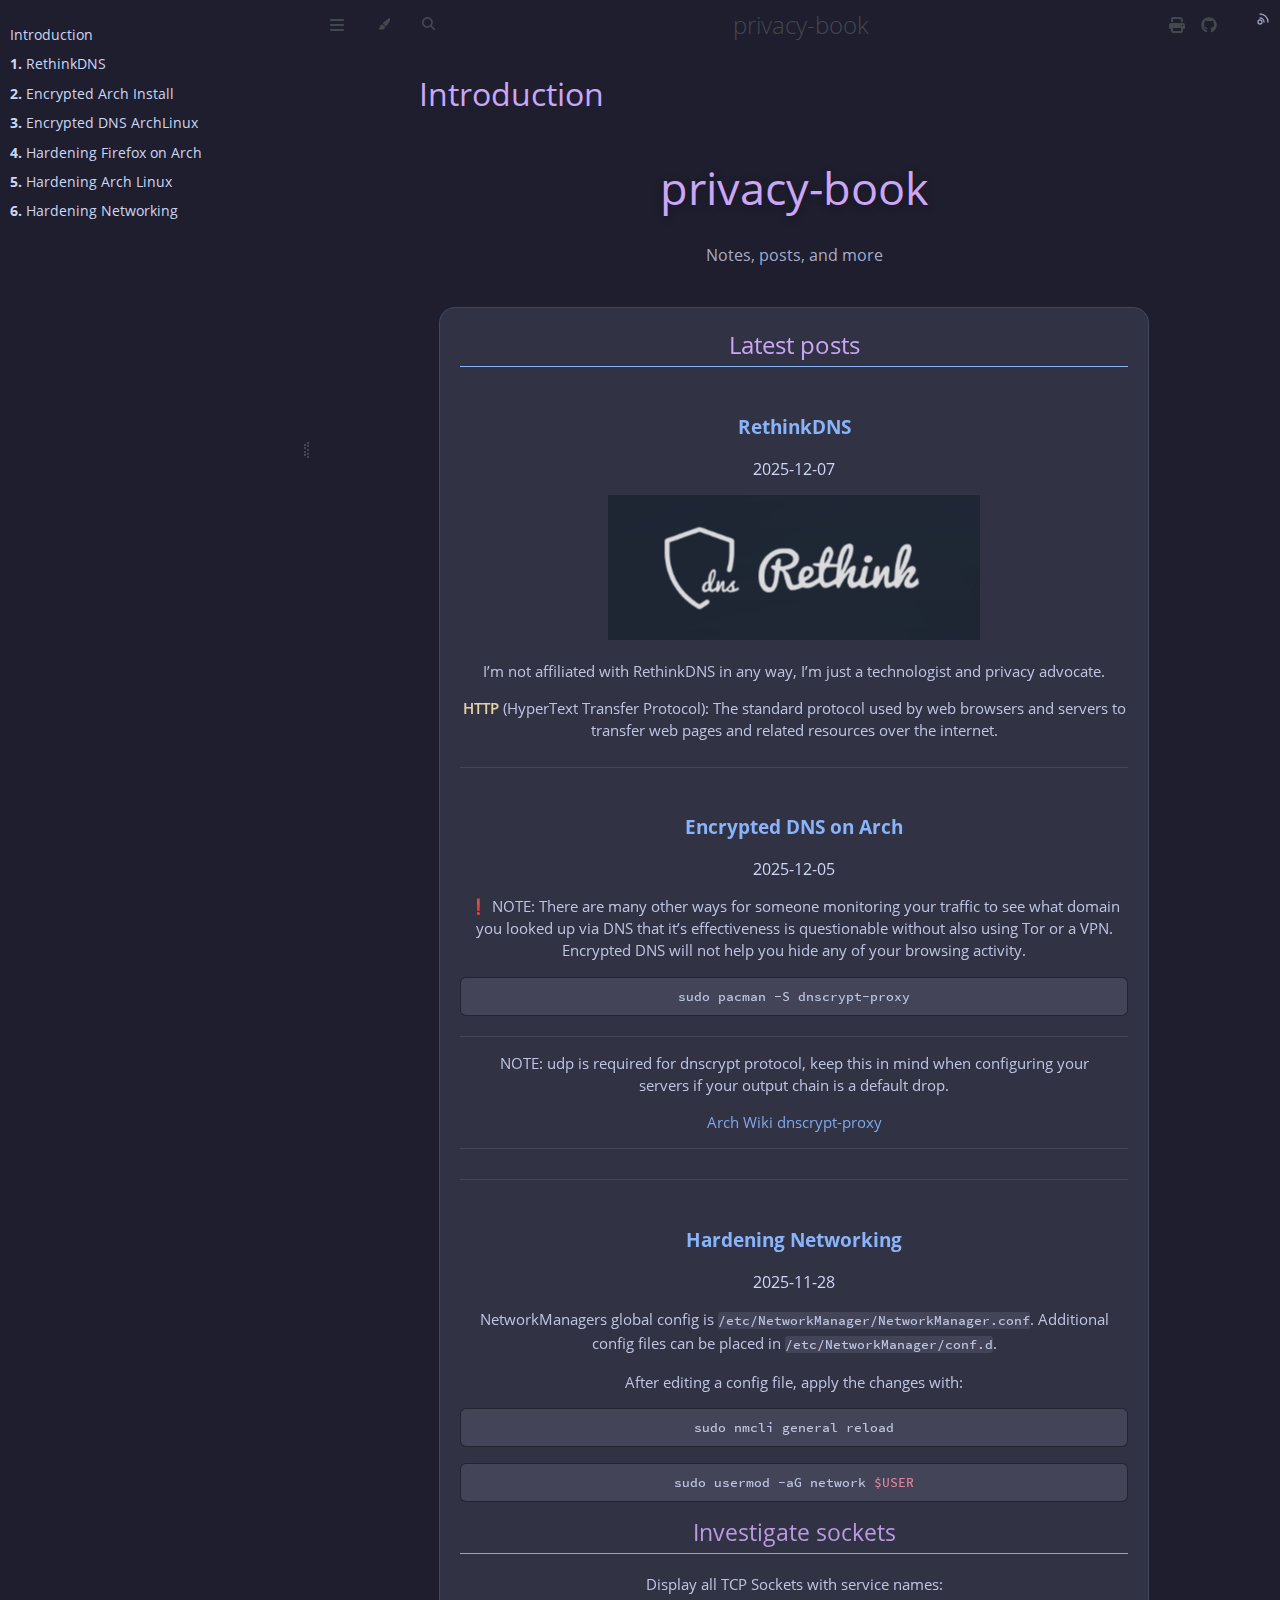
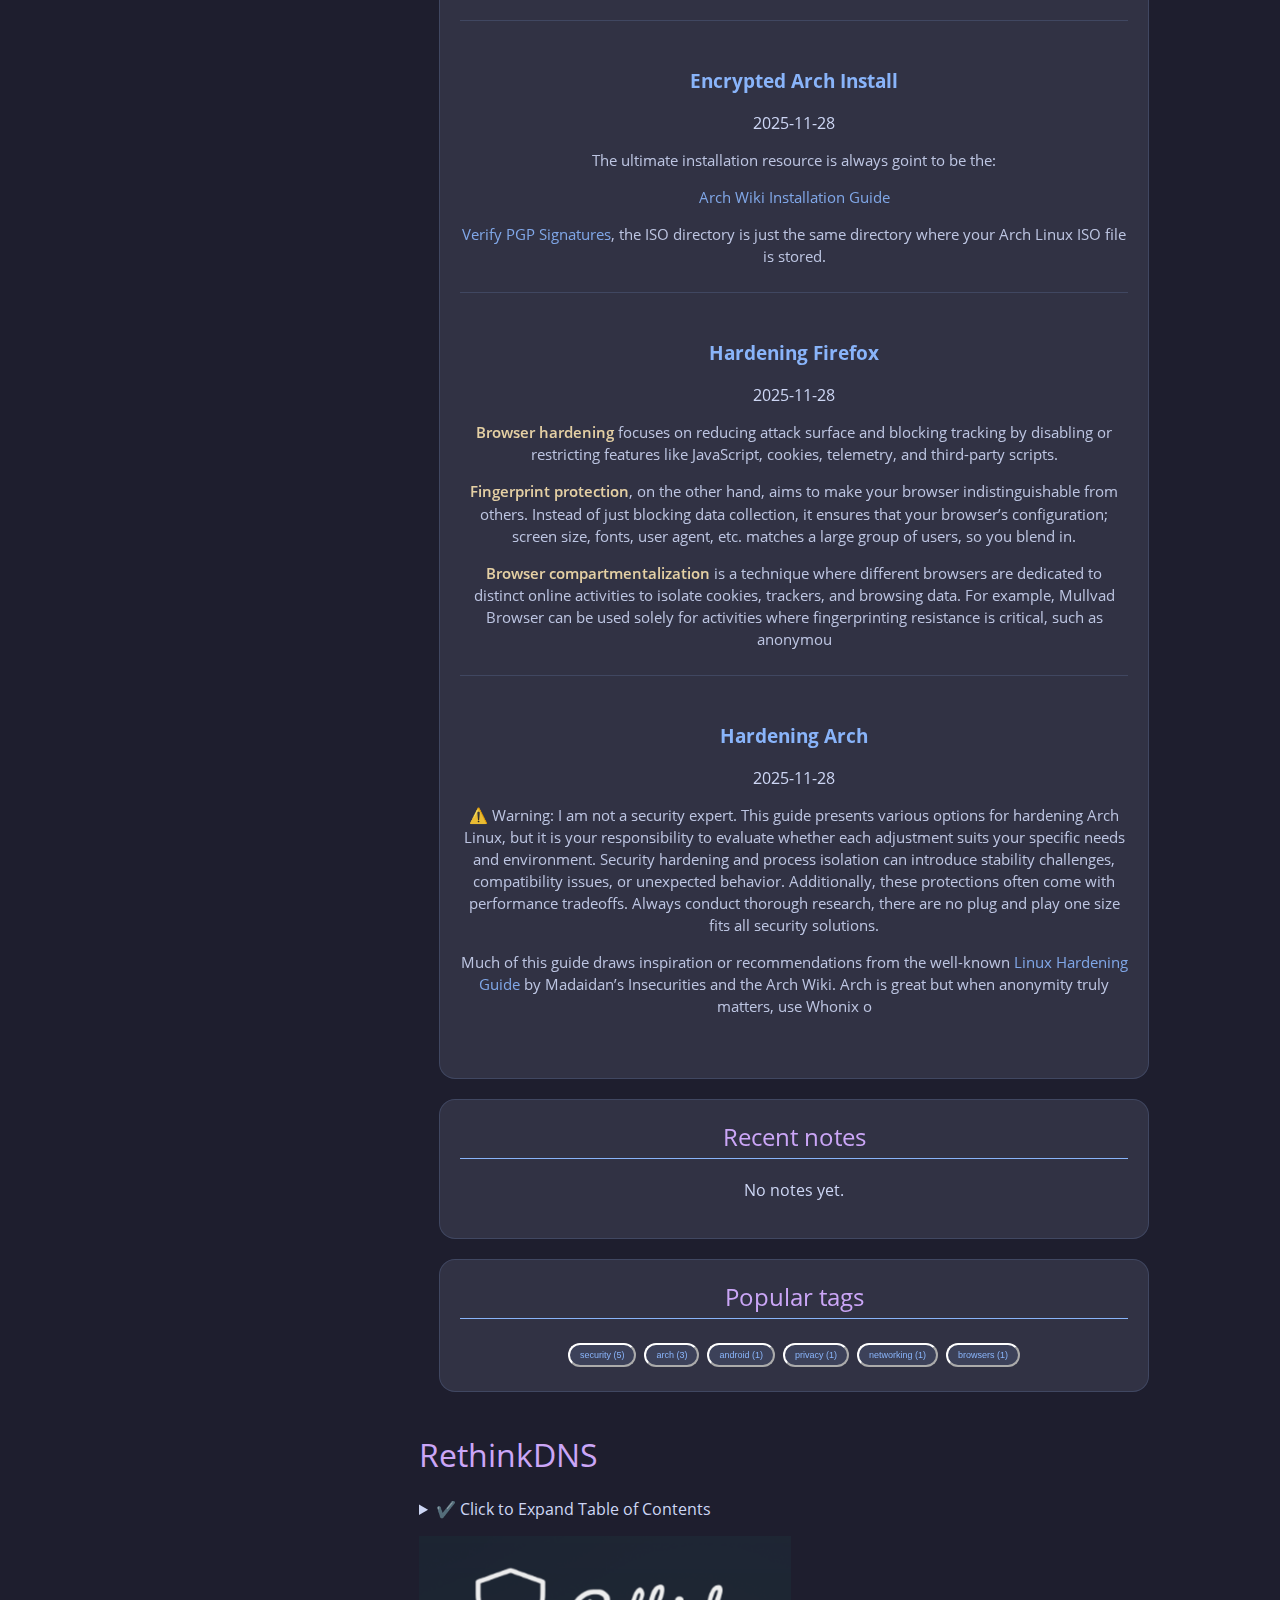
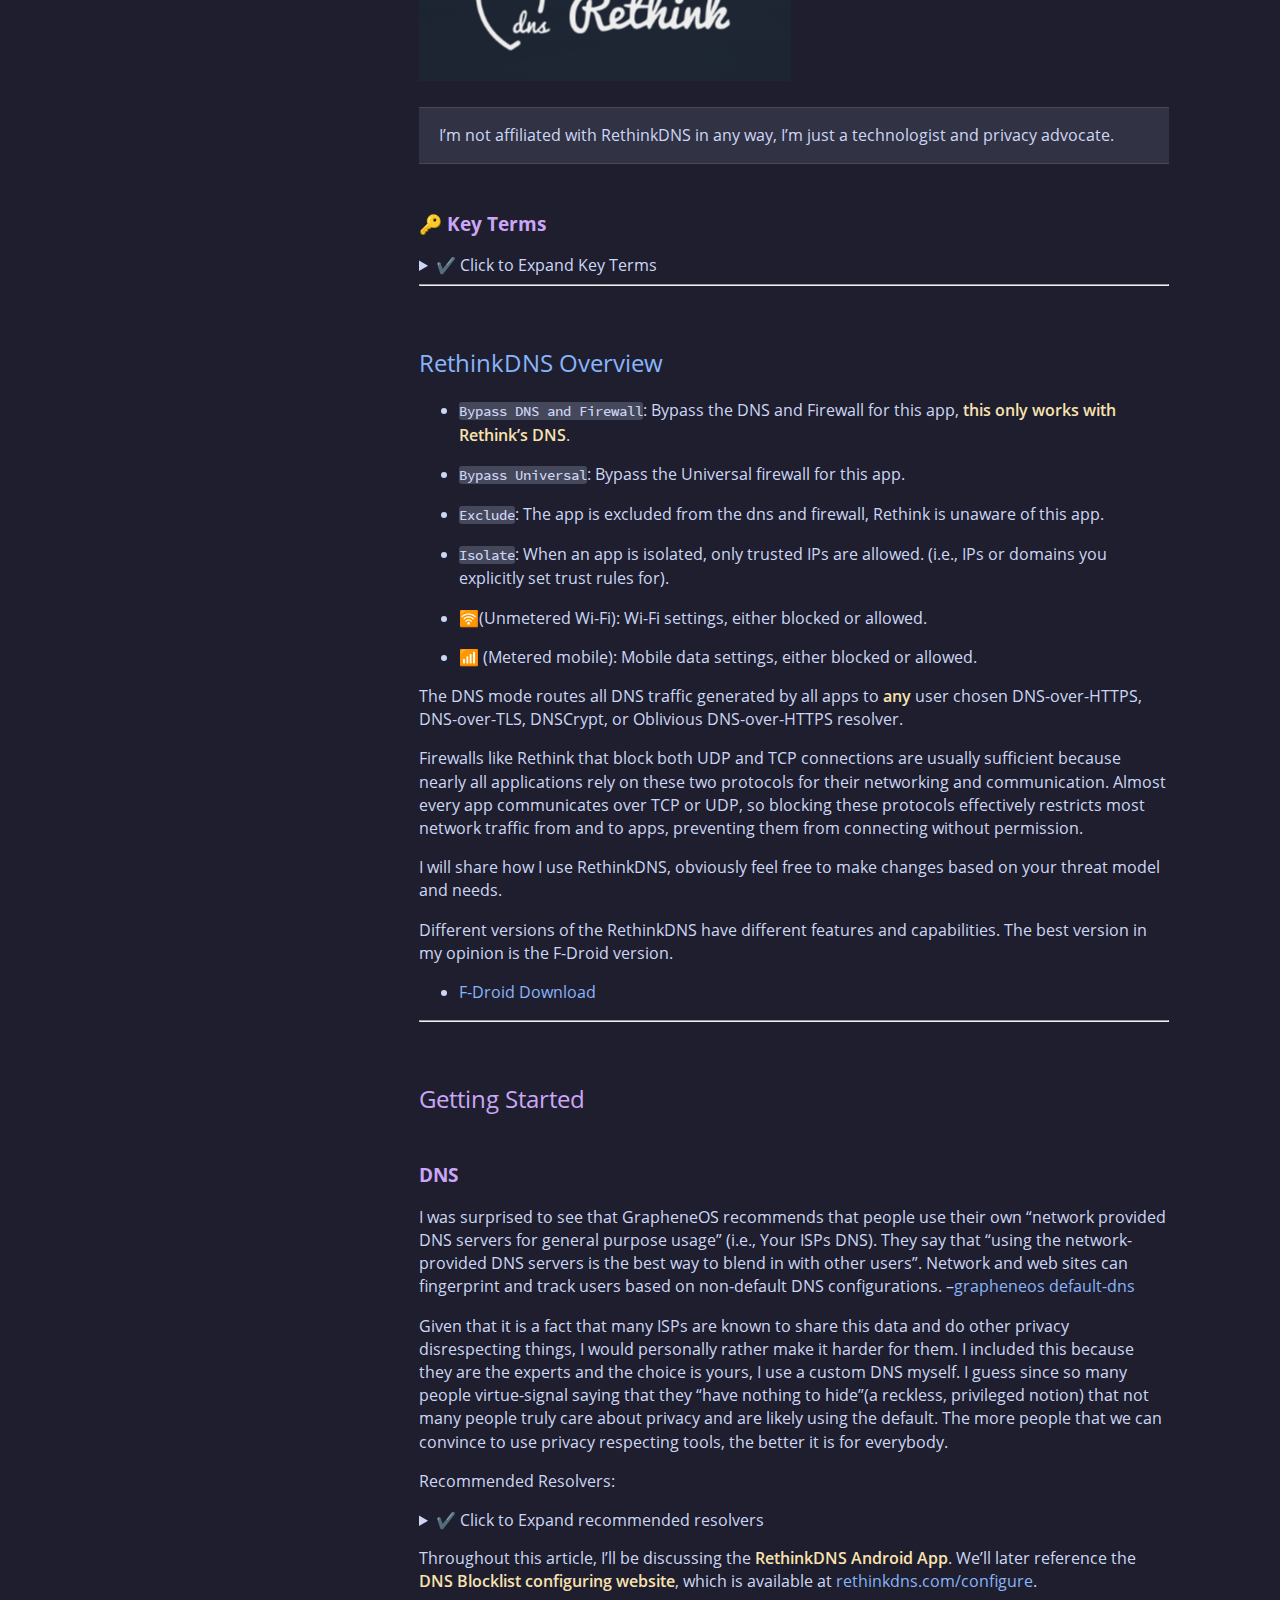
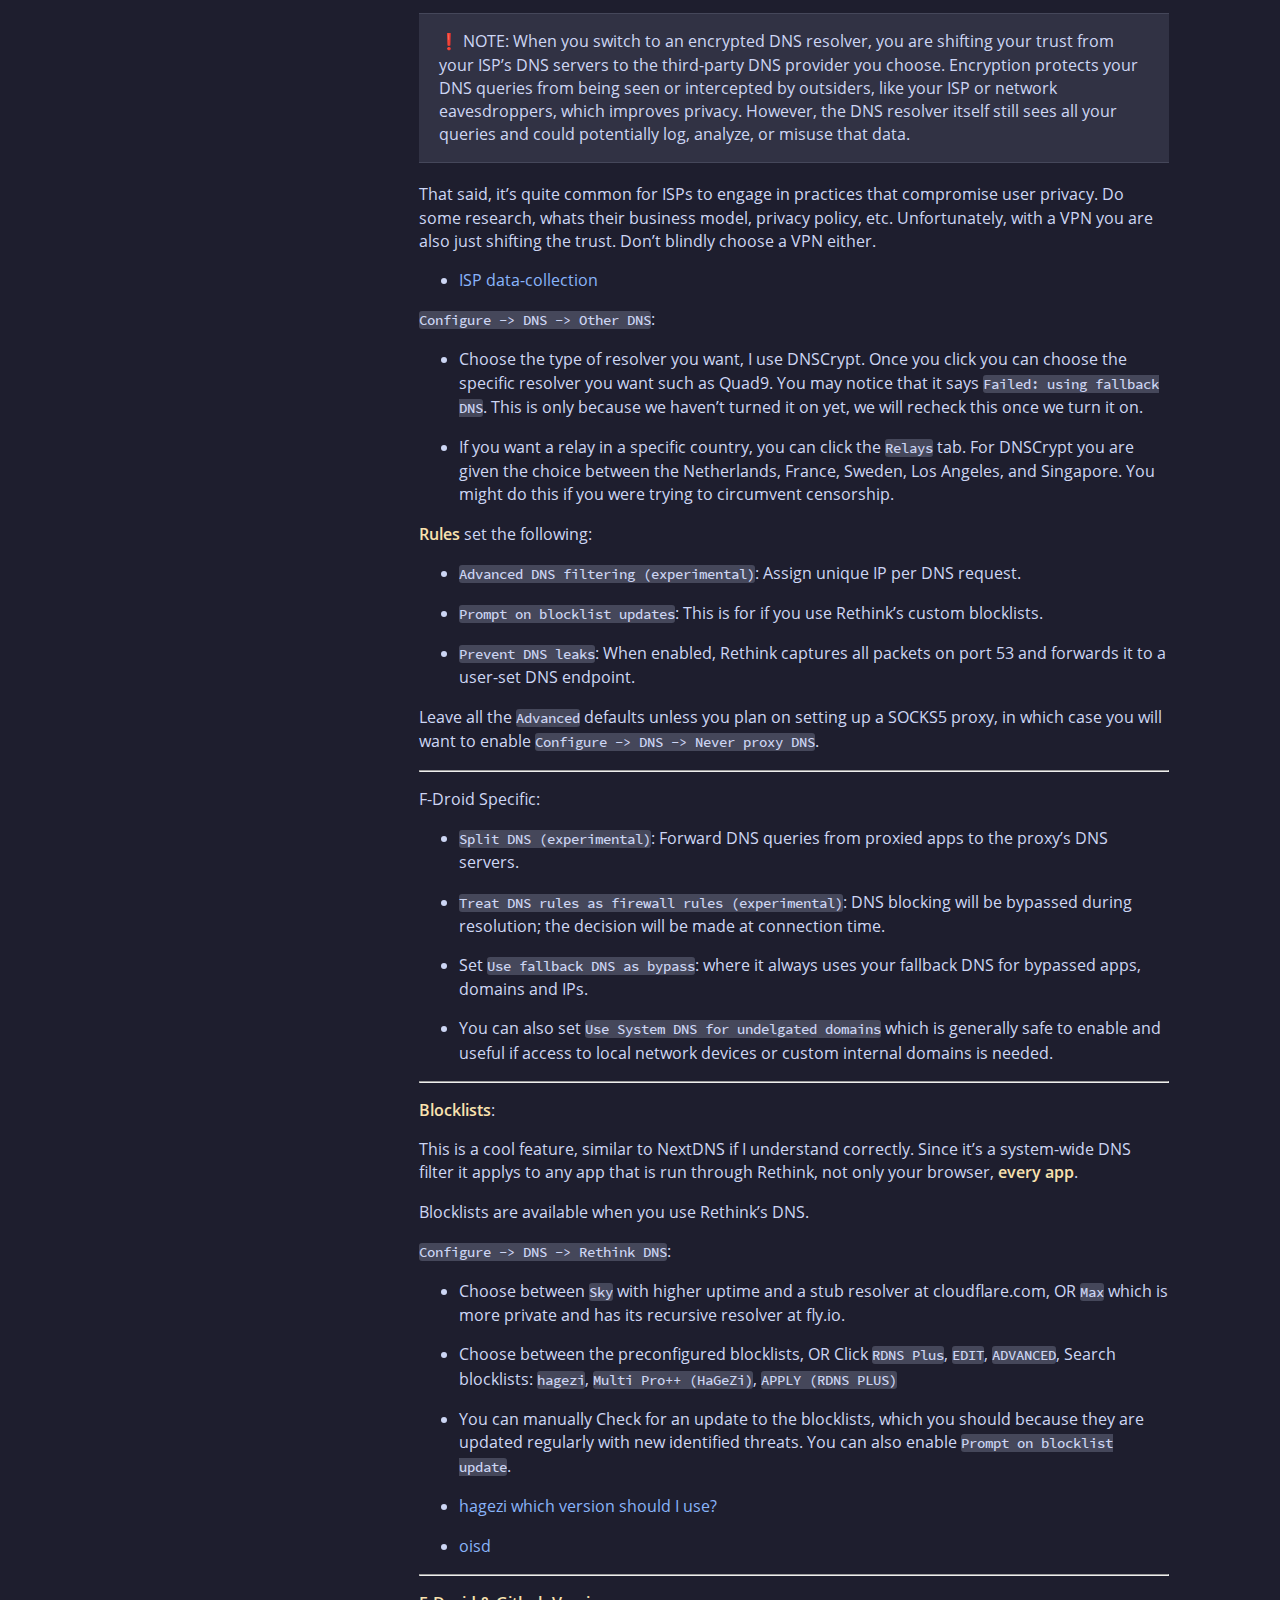
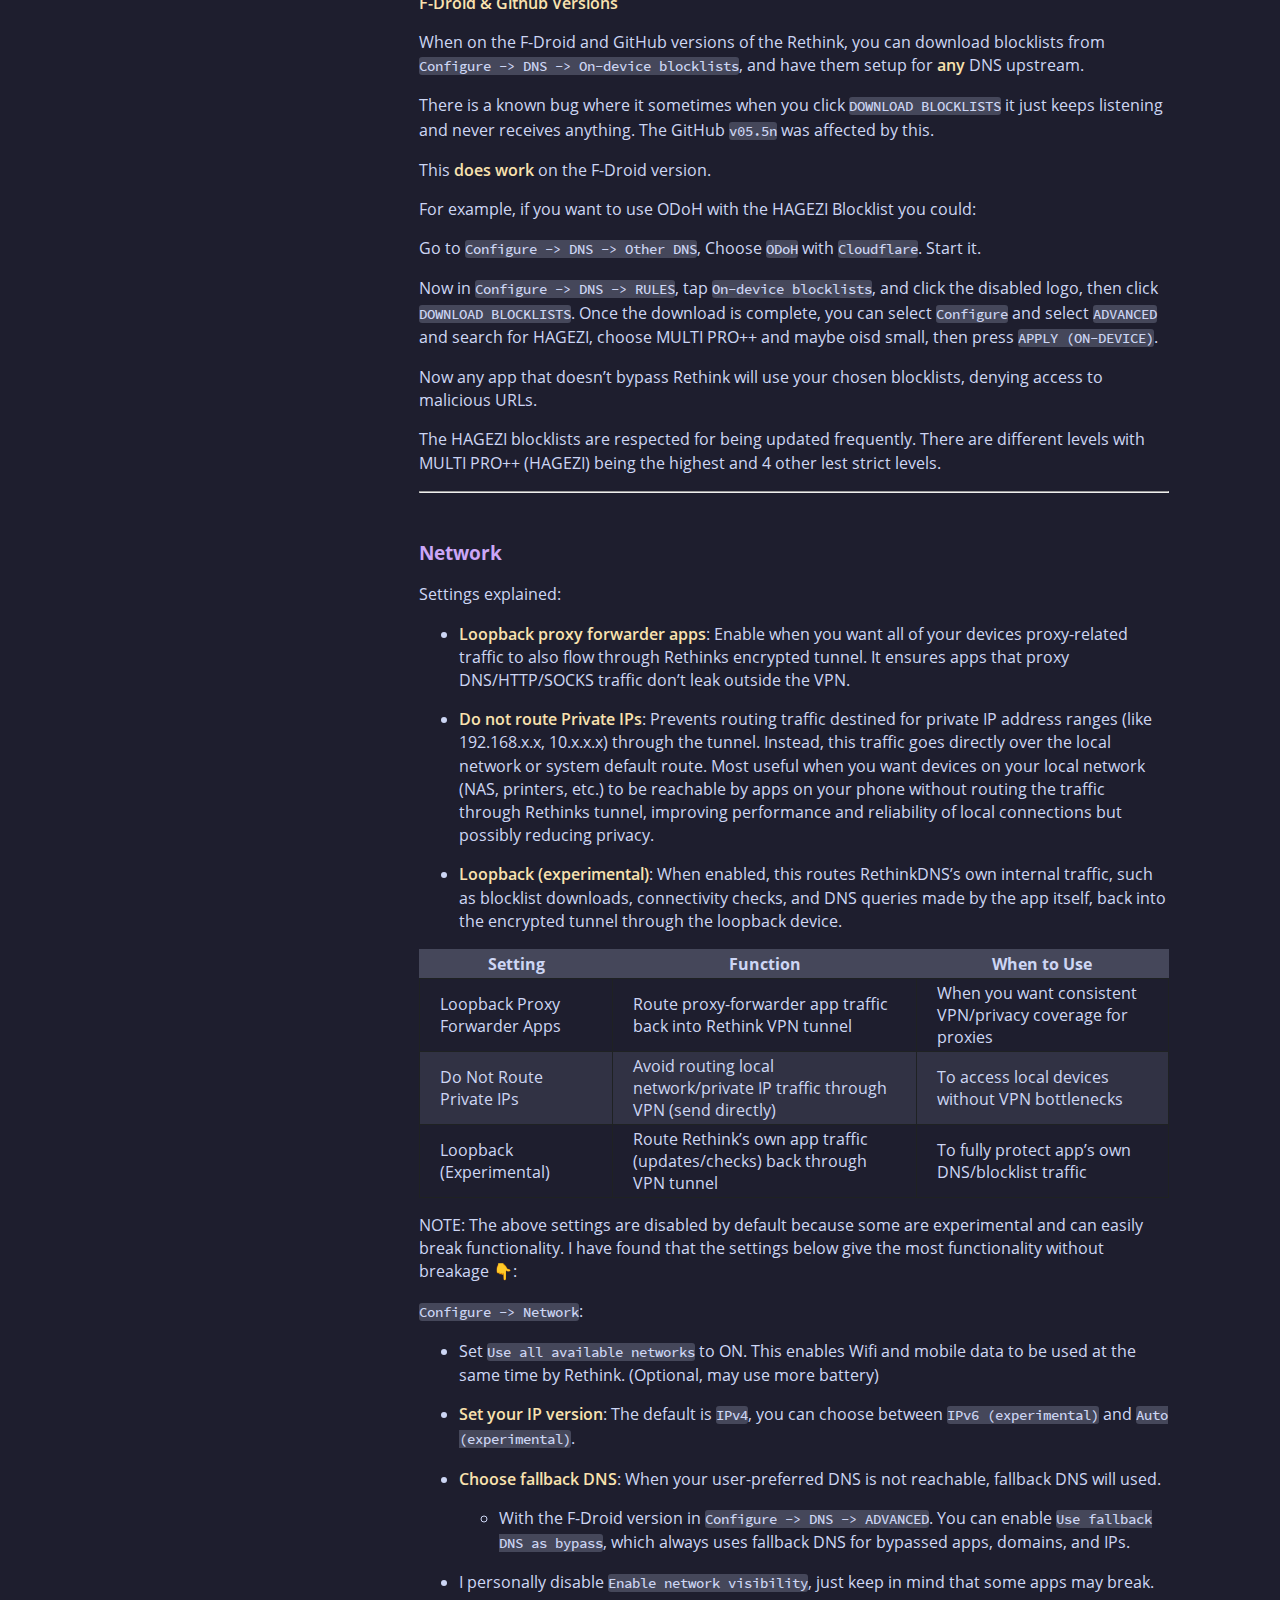
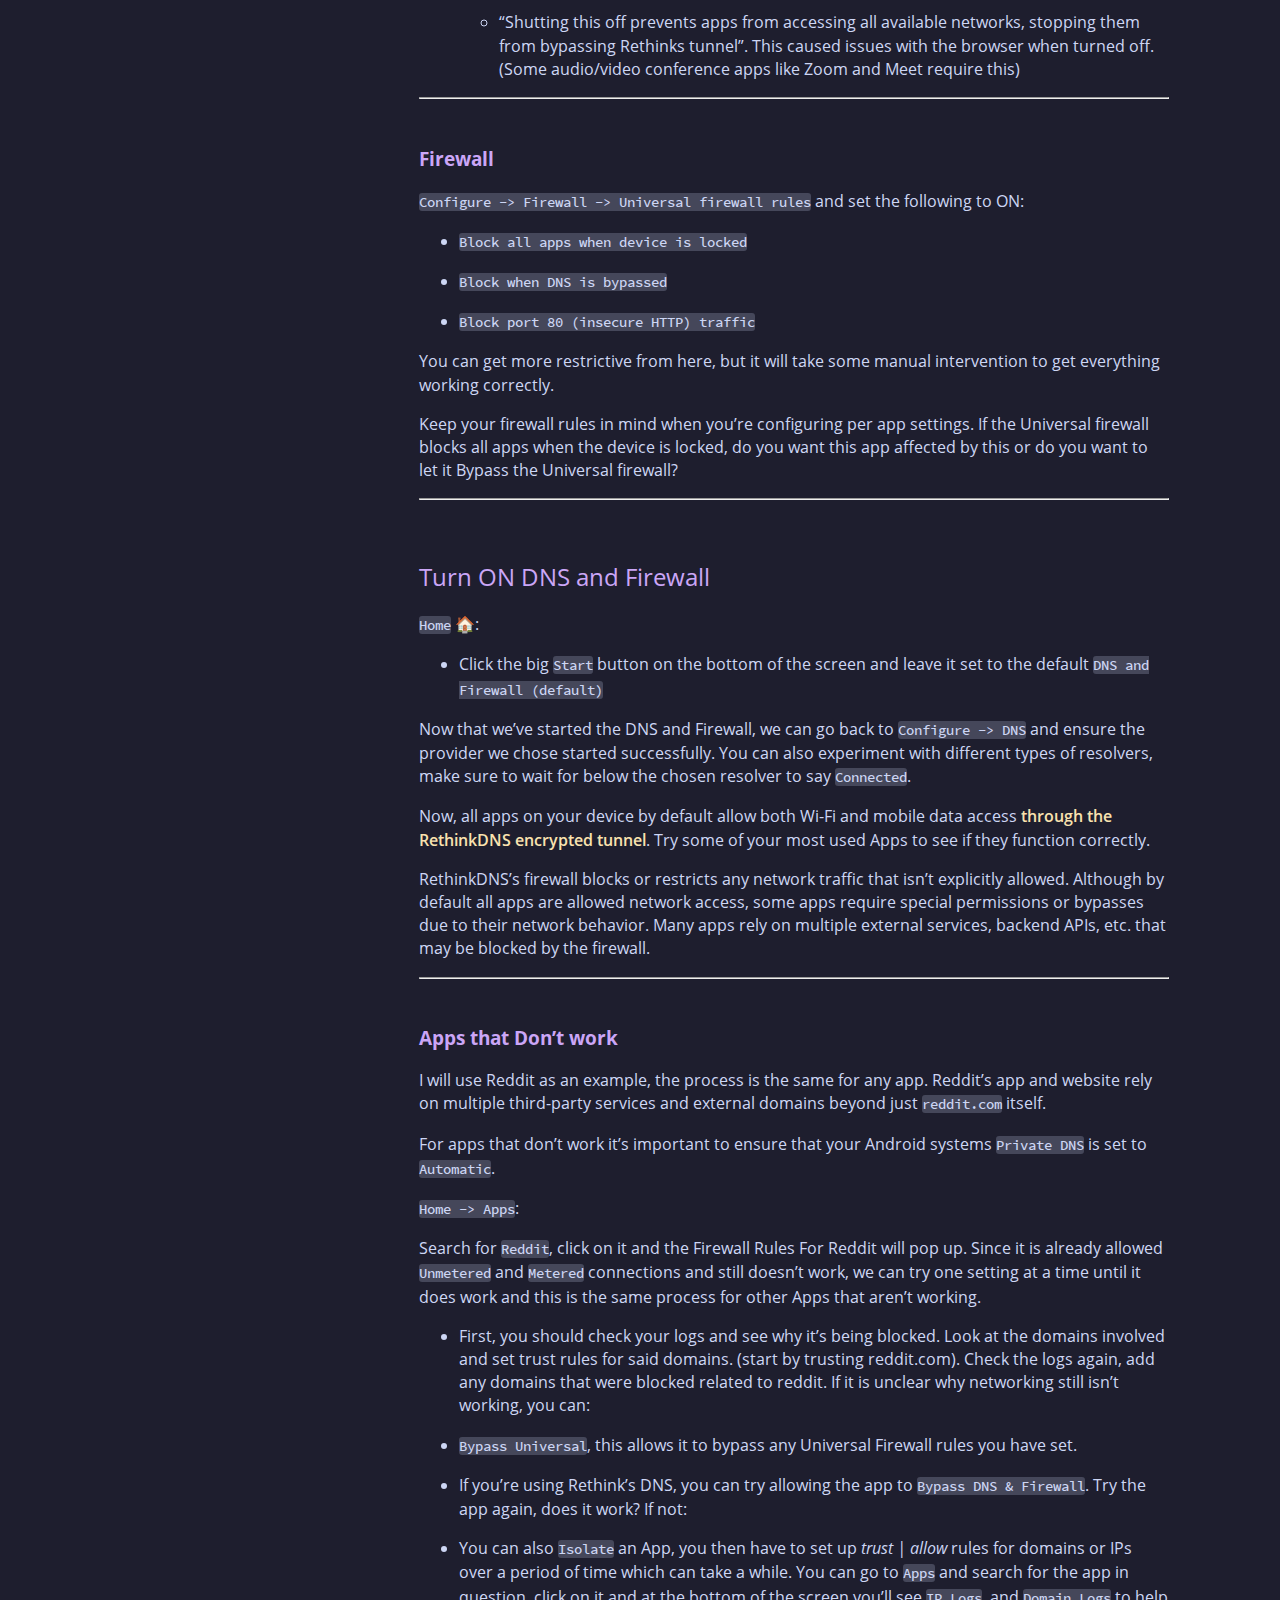
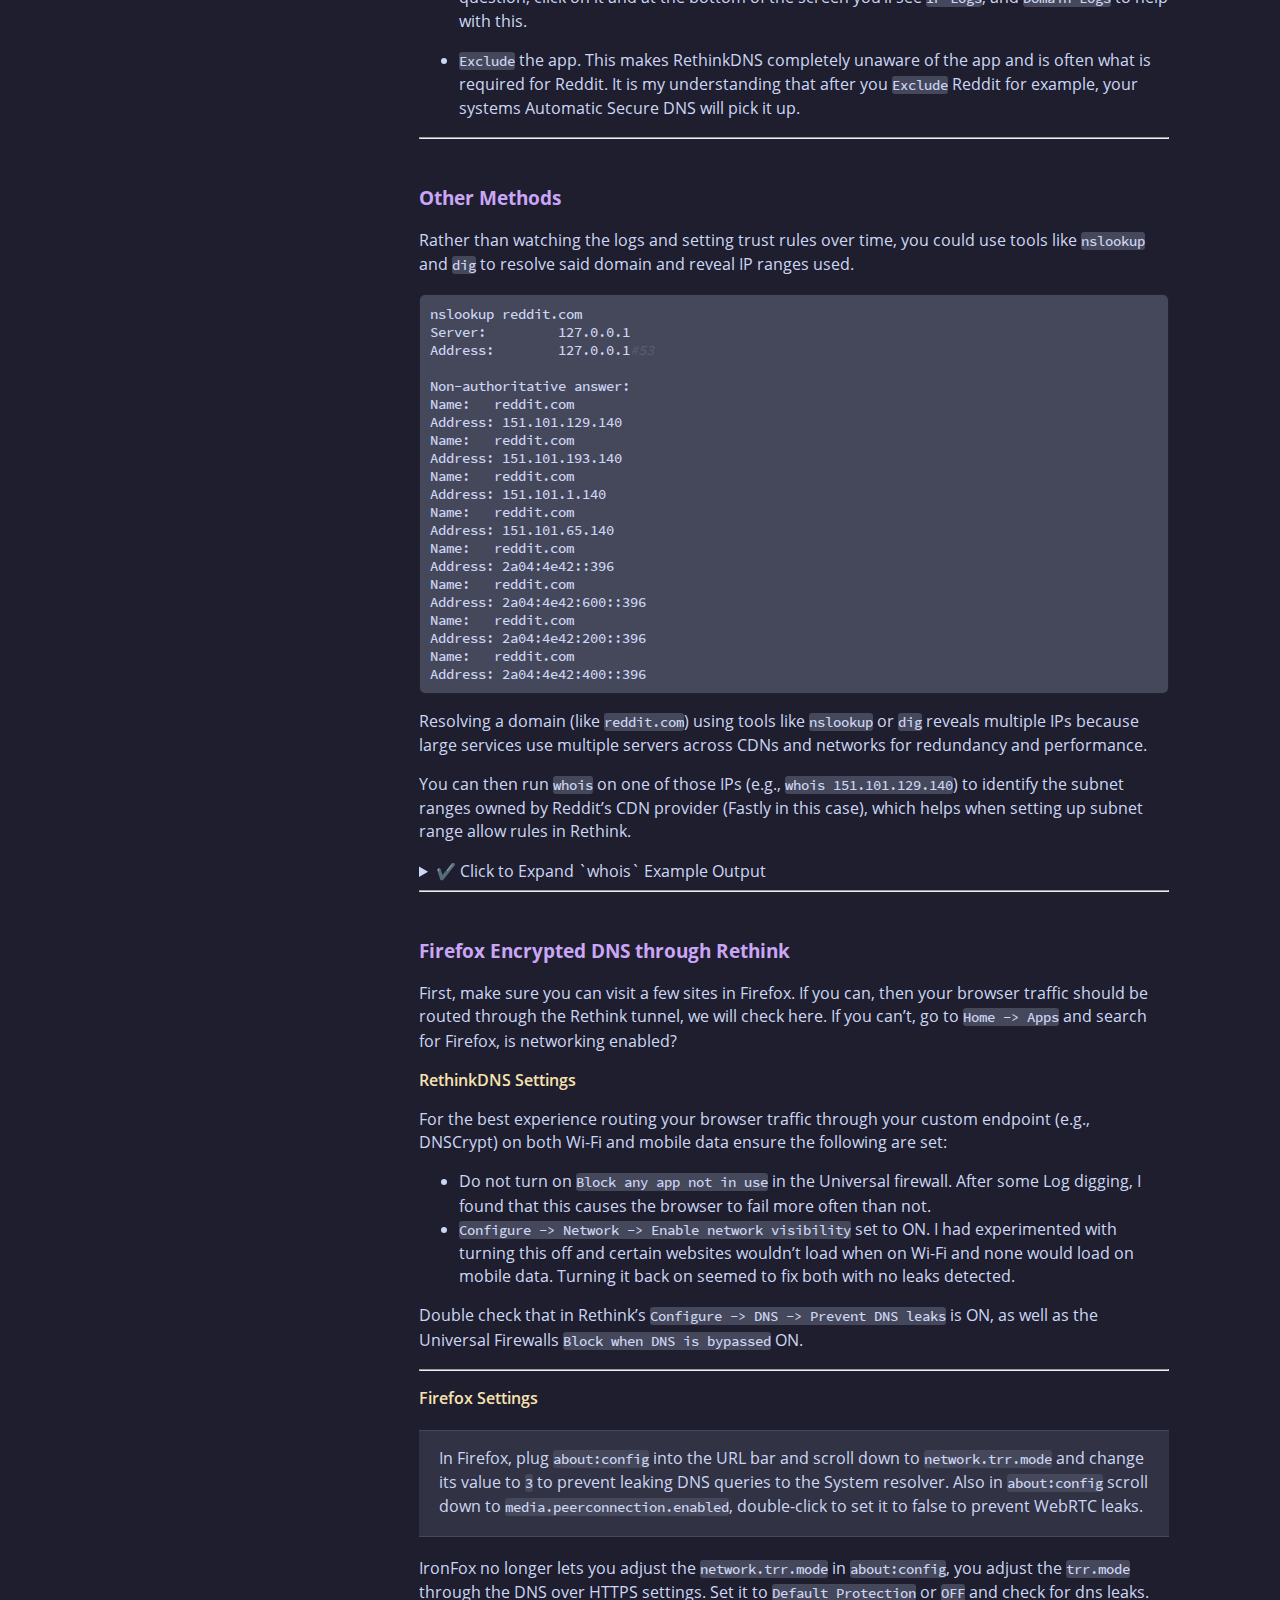
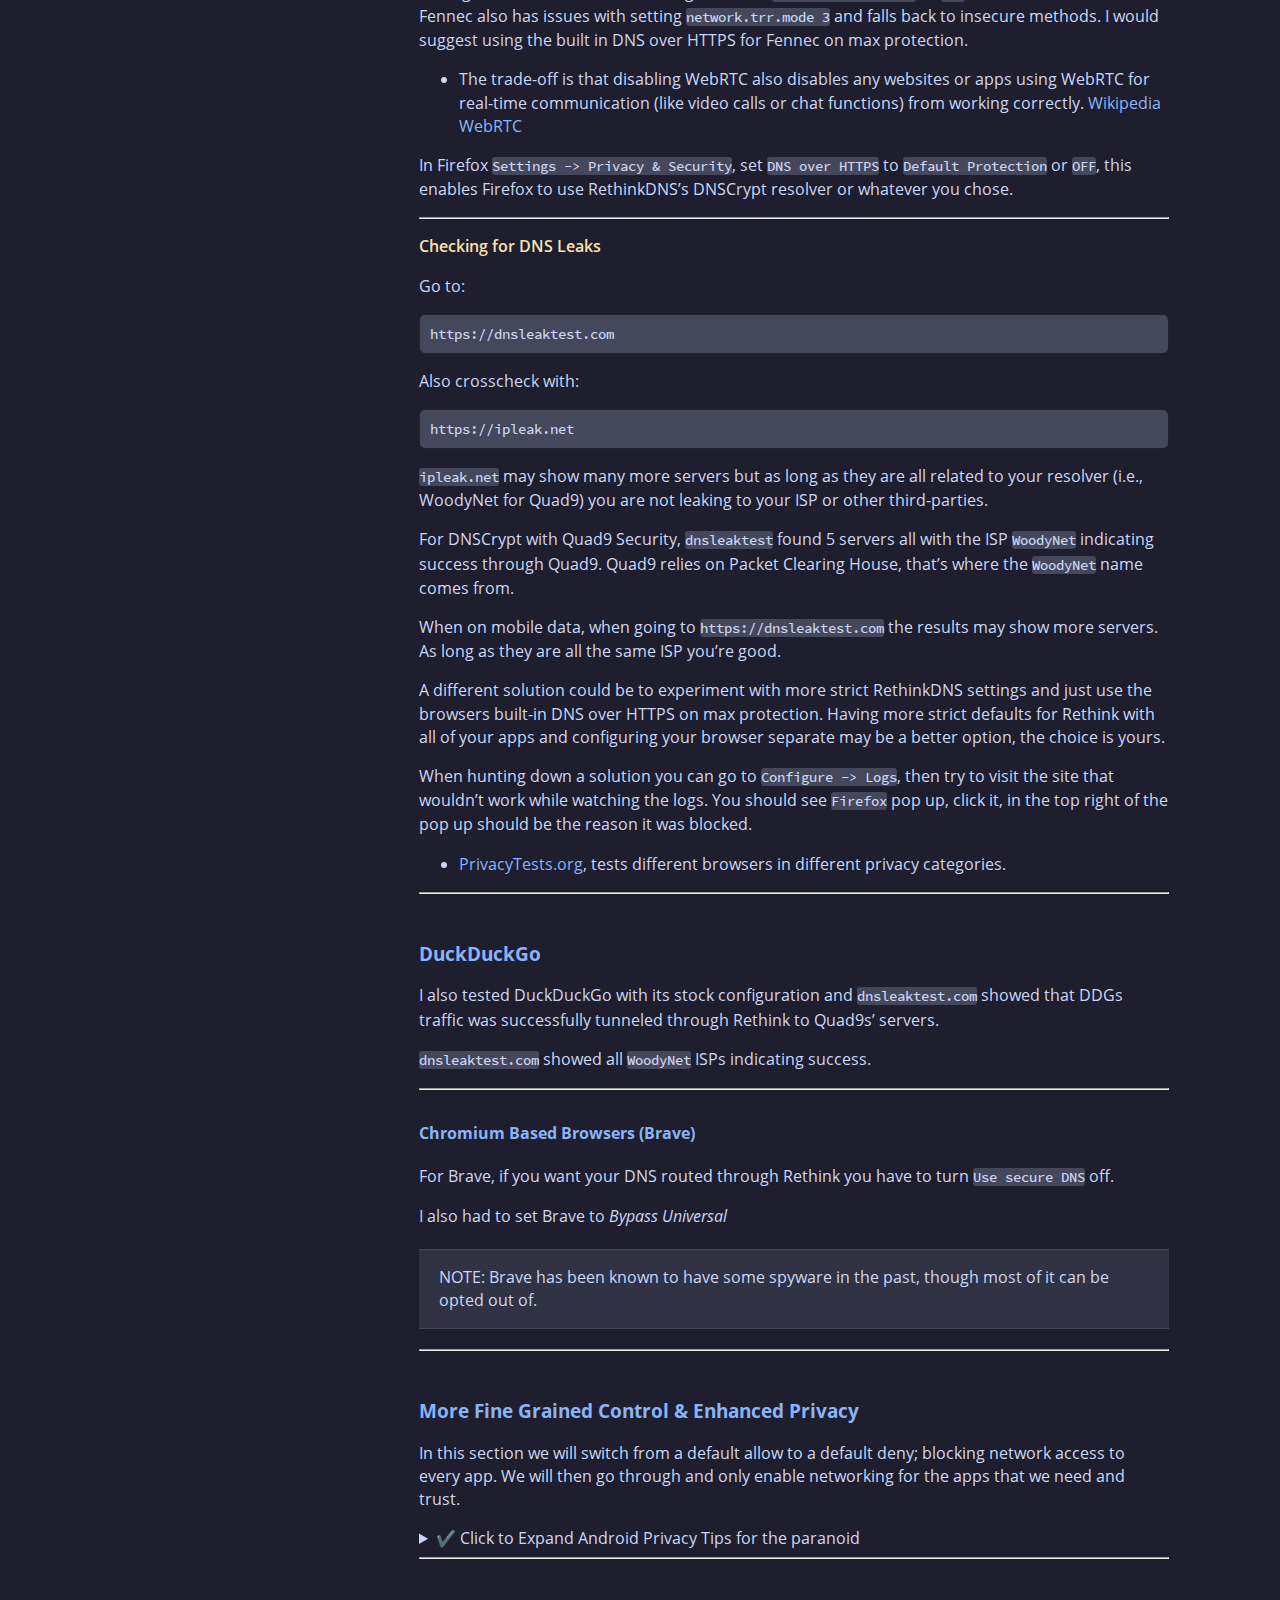
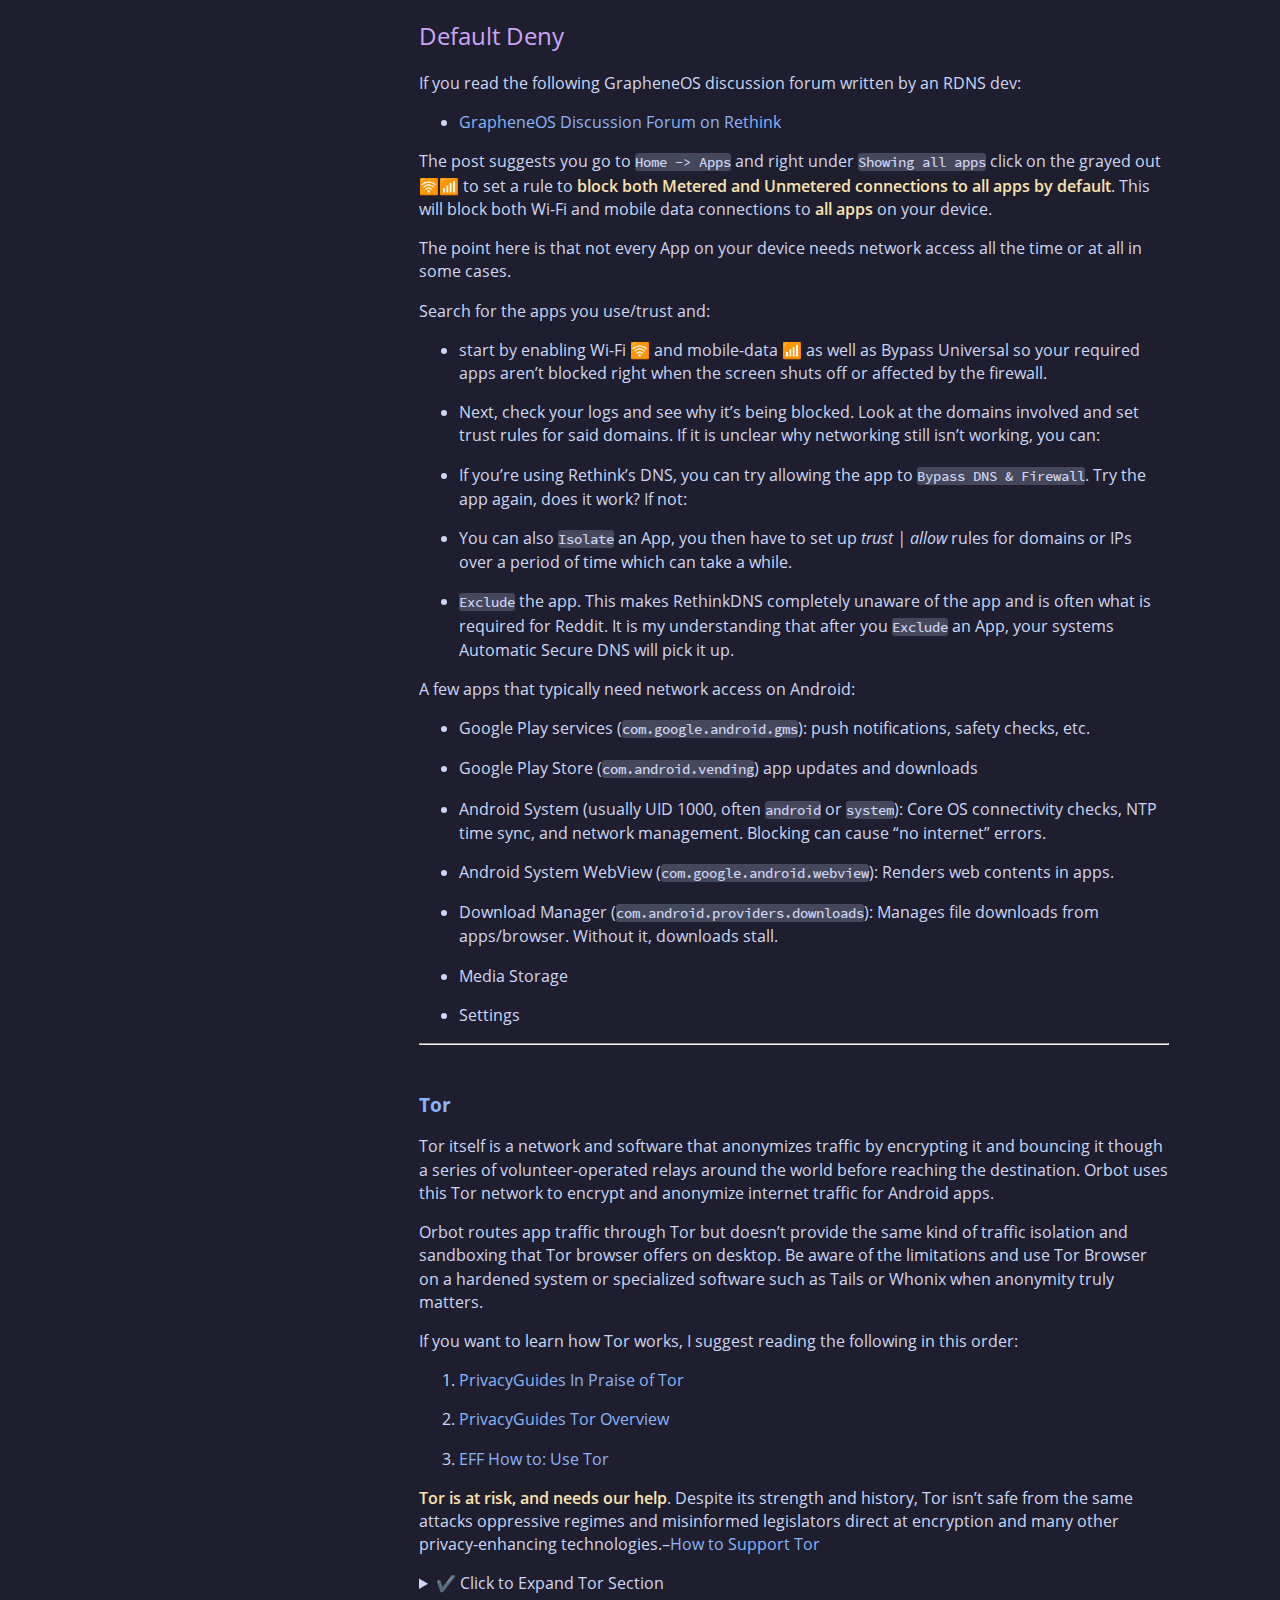
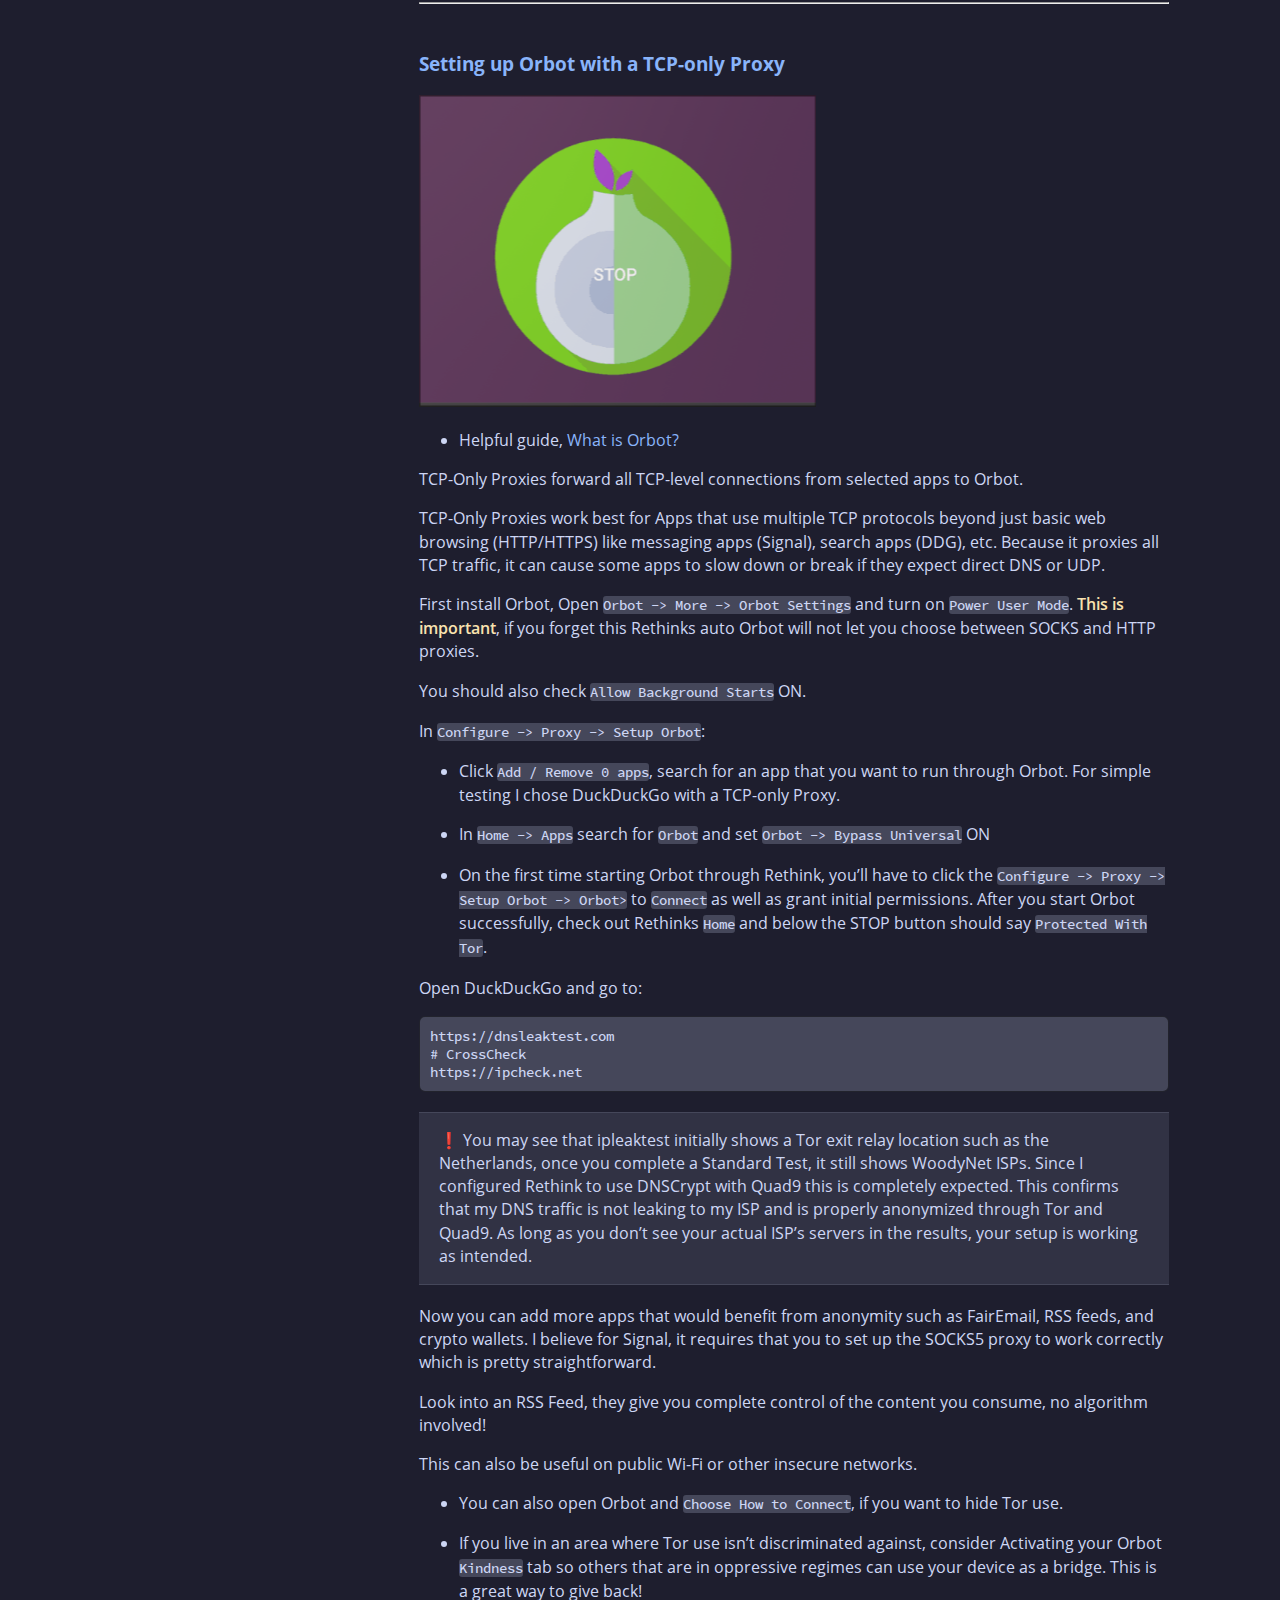
<file: print.html>
<!DOCTYPE HTML>
<html lang="en" class="coal sidebar-visible" dir="ltr">
    <head>
        <!-- Book generated using mdBook -->
        <meta charset="UTF-8">
        <title>privacy-book</title>
        <meta name="robots" content="noindex">


        <!-- Custom HTML head -->

        <meta name="description" content="">
        <meta name="viewport" content="width=device-width, initial-scale=1">
        <meta name="theme-color" content="#ffffff">

        <link rel="icon" href="favicon-de23e50b.svg">
        <link rel="shortcut icon" href="favicon-8114d1fc.png">
        <link rel="stylesheet" href="css/variables-8adf115d.css">
        <link rel="stylesheet" href="css/general-2459343d.css">
        <link rel="stylesheet" href="css/chrome-ca6ed5dd.css">
        <link rel="stylesheet" href="css/print-9e4910d8.css" media="print">

        <!-- Fonts -->
        <link rel="stylesheet" href="fonts/fonts-9644e21d.css">

        <!-- Highlight.js Stylesheets -->
        <link rel="stylesheet" id="mdbook-highlight-css" href="highlight-493f70e1.css">
        <link rel="stylesheet" id="mdbook-tomorrow-night-css" href="tomorrow-night-4c0ae647.css">
        <link rel="stylesheet" id="mdbook-ayu-highlight-css" href="ayu-highlight-3fdfc3ac.css">

        <!-- Custom theme stylesheets -->
        <link rel="stylesheet" href="theme/header-buttons-af1bc2f9.css">
        <link rel="stylesheet" href="theme/css/catppuccin-mocha-code-05792b31.css">


        <!-- Provide site root and default themes to javascript -->
        <script>
            const path_to_root = "";
            const default_light_theme = "coal";
            const default_dark_theme = "navy";
            window.path_to_searchindex_js = "searchindex-facc858c.js";
        </script>
        <!-- Start loading toc.js asap -->
        <script src="toc-78eae84a.js"></script>
    </head>
    <body>
    <div id="mdbook-help-container">
        <div id="mdbook-help-popup">
            <h2 class="mdbook-help-title">Keyboard shortcuts</h2>
            <div>
                <p>Press <kbd>←</kbd> or <kbd>→</kbd> to navigate between chapters</p>
                <p>Press <kbd>S</kbd> or <kbd>/</kbd> to search in the book</p>
                <p>Press <kbd>?</kbd> to show this help</p>
                <p>Press <kbd>Esc</kbd> to hide this help</p>
            </div>
        </div>
    </div>
    <div id="mdbook-body-container">
        <!-- Work around some values being stored in localStorage wrapped in quotes -->
        <script>
            try {
                let theme = localStorage.getItem('mdbook-theme');
                let sidebar = localStorage.getItem('mdbook-sidebar');

                if (theme.startsWith('"') && theme.endsWith('"')) {
                    localStorage.setItem('mdbook-theme', theme.slice(1, theme.length - 1));
                }

                if (sidebar.startsWith('"') && sidebar.endsWith('"')) {
                    localStorage.setItem('mdbook-sidebar', sidebar.slice(1, sidebar.length - 1));
                }
            } catch (e) { }
        </script>

        <!-- Set the theme before any content is loaded, prevents flash -->
        <script>
            const default_theme = window.matchMedia("(prefers-color-scheme: dark)").matches ? default_dark_theme : default_light_theme;
            let theme;
            try { theme = localStorage.getItem('mdbook-theme'); } catch(e) { }
            if (theme === null || theme === undefined) { theme = default_theme; }
            const html = document.documentElement;
            html.classList.remove('coal')
            html.classList.add(theme);
            html.classList.add("js");
        </script>

        <input type="checkbox" id="mdbook-sidebar-toggle-anchor" class="hidden">

        <!-- Hide / unhide sidebar before it is displayed -->
        <script>
            let sidebar = null;
            const sidebar_toggle = document.getElementById("mdbook-sidebar-toggle-anchor");
            if (document.body.clientWidth >= 1080) {
                try { sidebar = localStorage.getItem('mdbook-sidebar'); } catch(e) { }
                sidebar = sidebar || 'visible';
            } else {
                sidebar = 'hidden';
                sidebar_toggle.checked = false;
            }
            if (sidebar === 'visible') {
                sidebar_toggle.checked = true;
            } else {
                html.classList.remove('sidebar-visible');
            }
        </script>

        <nav id="mdbook-sidebar" class="sidebar" aria-label="Table of contents">
            <!-- populated by js -->
            <mdbook-sidebar-scrollbox class="sidebar-scrollbox"></mdbook-sidebar-scrollbox>
            <noscript>
                <iframe class="sidebar-iframe-outer" src="toc.html"></iframe>
            </noscript>
            <div id="mdbook-sidebar-resize-handle" class="sidebar-resize-handle">
                <div class="sidebar-resize-indicator"></div>
            </div>
        </nav>

        <div id="mdbook-page-wrapper" class="page-wrapper">

            <div class="page">
                <div id="mdbook-menu-bar-hover-placeholder"></div>
                <div id="mdbook-menu-bar" class="menu-bar sticky">
                    <div class="left-buttons">
                        <label id="mdbook-sidebar-toggle" class="icon-button" for="mdbook-sidebar-toggle-anchor" title="Toggle Table of Contents" aria-label="Toggle Table of Contents" aria-controls="mdbook-sidebar">
                            <span class=fa-svg><svg xmlns="http://www.w3.org/2000/svg" viewBox="0 0 448 512"><!--! Font Awesome Free 6.2.0 by @fontawesome - https://fontawesome.com License - https://fontawesome.com/license/free (Icons: CC BY 4.0, Fonts: SIL OFL 1.1, Code: MIT License) Copyright 2022 Fonticons, Inc. --><path d="M0 96C0 78.3 14.3 64 32 64H416c17.7 0 32 14.3 32 32s-14.3 32-32 32H32C14.3 128 0 113.7 0 96zM0 256c0-17.7 14.3-32 32-32H416c17.7 0 32 14.3 32 32s-14.3 32-32 32H32c-17.7 0-32-14.3-32-32zM448 416c0 17.7-14.3 32-32 32H32c-17.7 0-32-14.3-32-32s14.3-32 32-32H416c17.7 0 32 14.3 32 32z"/></svg></span>
                        </label>
                        <button id="mdbook-theme-toggle" class="icon-button" type="button" title="Change theme" aria-label="Change theme" aria-haspopup="true" aria-expanded="false" aria-controls="mdbook-theme-list">
                            <span class=fa-svg><svg xmlns="http://www.w3.org/2000/svg" viewBox="0 0 576 512"><!--! Font Awesome Free 6.2.0 by @fontawesome - https://fontawesome.com License - https://fontawesome.com/license/free (Icons: CC BY 4.0, Fonts: SIL OFL 1.1, Code: MIT License) Copyright 2022 Fonticons, Inc. --><path d="M371.3 367.1c27.3-3.9 51.9-19.4 67.2-42.9L600.2 74.1c12.6-19.5 9.4-45.3-7.6-61.2S549.7-4.4 531.1 9.6L294.4 187.2c-24 18-38.2 46.1-38.4 76.1L371.3 367.1zm-19.6 25.4l-116-104.4C175.9 290.3 128 339.6 128 400c0 3.9 .2 7.8 .6 11.6c1.8 17.5-10.2 36.4-27.8 36.4H96c-17.7 0-32 14.3-32 32s14.3 32 32 32H240c61.9 0 112-50.1 112-112c0-2.5-.1-5-.2-7.5z"/></svg></span>
                        </button>
                        <ul id="mdbook-theme-list" class="theme-popup" aria-label="Themes" role="menu">
                            <li role="none"><button role="menuitem" class="theme" id="mdbook-theme-default_theme">Auto</button></li>
                            <li role="none"><button role="menuitem" class="theme" id="mdbook-theme-light">Light</button></li>
                            <li role="none"><button role="menuitem" class="theme" id="mdbook-theme-rust">Rust</button></li>
                            <li role="none"><button role="menuitem" class="theme" id="mdbook-theme-coal">Coal</button></li>
                            <li role="none"><button role="menuitem" class="theme" id="mdbook-theme-navy">Navy</button></li>
                            <li role="none"><button role="menuitem" class="theme" id="mdbook-theme-ayu">Ayu</button></li>
                        </ul>
                        <button id="mdbook-search-toggle" class="icon-button" type="button" title="Search (`/`)" aria-label="Toggle Searchbar" aria-expanded="false" aria-keyshortcuts="/ s" aria-controls="mdbook-searchbar">
                            <span class=fa-svg><svg xmlns="http://www.w3.org/2000/svg" viewBox="0 0 512 512"><!--! Font Awesome Free 6.2.0 by @fontawesome - https://fontawesome.com License - https://fontawesome.com/license/free (Icons: CC BY 4.0, Fonts: SIL OFL 1.1, Code: MIT License) Copyright 2022 Fonticons, Inc. --><path d="M416 208c0 45.9-14.9 88.3-40 122.7L502.6 457.4c12.5 12.5 12.5 32.8 0 45.3s-32.8 12.5-45.3 0L330.7 376c-34.4 25.2-76.8 40-122.7 40C93.1 416 0 322.9 0 208S93.1 0 208 0S416 93.1 416 208zM208 352c79.5 0 144-64.5 144-144s-64.5-144-144-144S64 128.5 64 208s64.5 144 144 144z"/></svg></span>
                        </button>
                    </div>

                    <h1 class="menu-title">privacy-book</h1>

                    <div class="right-buttons">
                        <a href="print.html" title="Print this book" aria-label="Print this book">
                            <span class=fa-svg id="print-button"><svg xmlns="http://www.w3.org/2000/svg" viewBox="0 0 512 512"><!--! Font Awesome Free 6.2.0 by @fontawesome - https://fontawesome.com License - https://fontawesome.com/license/free (Icons: CC BY 4.0, Fonts: SIL OFL 1.1, Code: MIT License) Copyright 2022 Fonticons, Inc. --><path d="M128 0C92.7 0 64 28.7 64 64v96h64V64H354.7L384 93.3V160h64V93.3c0-17-6.7-33.3-18.7-45.3L400 18.7C388 6.7 371.7 0 354.7 0H128zM384 352v32 64H128V384 368 352H384zm64 32h32c17.7 0 32-14.3 32-32V256c0-35.3-28.7-64-64-64H64c-35.3 0-64 28.7-64 64v96c0 17.7 14.3 32 32 32H64v64c0 35.3 28.7 64 64 64H384c35.3 0 64-28.7 64-64V384zm-16-88c-13.3 0-24-10.7-24-24s10.7-24 24-24s24 10.7 24 24s-10.7 24-24 24z"/></svg></span>
                        </a>
                        <a href="https://github.com/saylesss88/privacy-book.git" title="Git repository" aria-label="Git repository">
                            <span class=fa-svg><svg xmlns="http://www.w3.org/2000/svg" viewBox="0 0 496 512"><!--! Font Awesome Free 6.2.0 by @fontawesome - https://fontawesome.com License - https://fontawesome.com/license/free (Icons: CC BY 4.0, Fonts: SIL OFL 1.1, Code: MIT License) Copyright 2022 Fonticons, Inc. --><path d="M165.9 397.4c0 2-2.3 3.6-5.2 3.6-3.3.3-5.6-1.3-5.6-3.6 0-2 2.3-3.6 5.2-3.6 3-.3 5.6 1.3 5.6 3.6zm-31.1-4.5c-.7 2 1.3 4.3 4.3 4.9 2.6 1 5.6 0 6.2-2s-1.3-4.3-4.3-5.2c-2.6-.7-5.5.3-6.2 2.3zm44.2-1.7c-2.9.7-4.9 2.6-4.6 4.9.3 2 2.9 3.3 5.9 2.6 2.9-.7 4.9-2.6 4.6-4.6-.3-1.9-3-3.2-5.9-2.9zM244.8 8C106.1 8 0 113.3 0 252c0 110.9 69.8 205.8 169.5 239.2 12.8 2.3 17.3-5.6 17.3-12.1 0-6.2-.3-40.4-.3-61.4 0 0-70 15-84.7-29.8 0 0-11.4-29.1-27.8-36.6 0 0-22.9-15.7 1.6-15.4 0 0 24.9 2 38.6 25.8 21.9 38.6 58.6 27.5 72.9 20.9 2.3-16 8.8-27.1 16-33.7-55.9-6.2-112.3-14.3-112.3-110.5 0-27.5 7.6-41.3 23.6-58.9-2.6-6.5-11.1-33.3 2.6-67.9 20.9-6.5 69 27 69 27 20-5.6 41.5-8.5 62.8-8.5s42.8 2.9 62.8 8.5c0 0 48.1-33.6 69-27 13.7 34.7 5.2 61.4 2.6 67.9 16 17.7 25.8 31.5 25.8 58.9 0 96.5-58.9 104.2-114.8 110.5 9.2 7.9 17 22.9 17 46.4 0 33.7-.3 75.4-.3 83.6 0 6.5 4.6 14.4 17.3 12.1C428.2 457.8 496 362.9 496 252 496 113.3 383.5 8 244.8 8zM97.2 352.9c-1.3 1-1 3.3.7 5.2 1.6 1.6 3.9 2.3 5.2 1 1.3-1 1-3.3-.7-5.2-1.6-1.6-3.9-2.3-5.2-1zm-10.8-8.1c-.7 1.3.3 2.9 2.3 3.9 1.6 1 3.6.7 4.3-.7.7-1.3-.3-2.9-2.3-3.9-2-.6-3.6-.3-4.3.7zm32.4 35.6c-1.6 1.3-1 4.3 1.3 6.2 2.3 2.3 5.2 2.6 6.5 1 1.3-1.3.7-4.3-1.3-6.2-2.2-2.3-5.2-2.6-6.5-1zm-11.4-14.7c-1.6 1-1.6 3.6 0 5.9 1.6 2.3 4.3 3.3 5.6 2.3 1.6-1.3 1.6-3.9 0-6.2-1.4-2.3-4-3.3-5.6-2z"/></svg></span>
                        </a>

                    </div>
                </div>

                <div id="mdbook-search-wrapper" class="hidden">
                    <form id="mdbook-searchbar-outer" class="searchbar-outer">
                        <div class="search-wrapper">
                            <input type="search" id="mdbook-searchbar" name="searchbar" placeholder="Search this book ..." aria-controls="mdbook-searchresults-outer" aria-describedby="searchresults-header">
                            <div class="spinner-wrapper">
                                <span class=fa-svg id="fa-spin"><svg xmlns="http://www.w3.org/2000/svg" viewBox="0 0 512 512"><!--! Font Awesome Free 6.2.0 by @fontawesome - https://fontawesome.com License - https://fontawesome.com/license/free (Icons: CC BY 4.0, Fonts: SIL OFL 1.1, Code: MIT License) Copyright 2022 Fonticons, Inc. --><path d="M304 48c0-26.5-21.5-48-48-48s-48 21.5-48 48s21.5 48 48 48s48-21.5 48-48zm0 416c0-26.5-21.5-48-48-48s-48 21.5-48 48s21.5 48 48 48s48-21.5 48-48zM48 304c26.5 0 48-21.5 48-48s-21.5-48-48-48s-48 21.5-48 48s21.5 48 48 48zm464-48c0-26.5-21.5-48-48-48s-48 21.5-48 48s21.5 48 48 48s48-21.5 48-48zM142.9 437c18.7-18.7 18.7-49.1 0-67.9s-49.1-18.7-67.9 0s-18.7 49.1 0 67.9s49.1 18.7 67.9 0zm0-294.2c18.7-18.7 18.7-49.1 0-67.9S93.7 56.2 75 75s-18.7 49.1 0 67.9s49.1 18.7 67.9 0zM369.1 437c18.7 18.7 49.1 18.7 67.9 0s18.7-49.1 0-67.9s-49.1-18.7-67.9 0s-18.7 49.1 0 67.9z"/></svg></span>
                            </div>
                        </div>
                    </form>
                    <div id="mdbook-searchresults-outer" class="searchresults-outer hidden">
                        <div id="mdbook-searchresults-header" class="searchresults-header"></div>
                        <ul id="mdbook-searchresults">
                        </ul>
                    </div>
                </div>

                <!-- Apply ARIA attributes after the sidebar and the sidebar toggle button are added to the DOM -->
                <script>
                    document.getElementById('mdbook-sidebar-toggle').setAttribute('aria-expanded', sidebar === 'visible');
                    document.getElementById('mdbook-sidebar').setAttribute('aria-hidden', sidebar !== 'visible');
                    Array.from(document.querySelectorAll('#mdbook-sidebar a')).forEach(function(link) {
                        link.setAttribute('tabIndex', sidebar === 'visible' ? 0 : -1);
                    });
                </script>

                <div id="mdbook-content" class="content">
                    <main>
                        <h1 id="introduction"><a href="#introduction" class="header">Introduction</a></h1>
<script>window.CONTENT_COLLECTIONS = {"collections":{"blog":[{"author":"saylesss88","collection":"blog","date":"2025-12-07T00:00:00+00:00","description":null,"draft":false,"path":"android/RethinkDNS_Guide.md","preview_html":"<p><img src=\"../images/rethinkdns.cleaned.png\" alt=\"RethinkDNS Logo\" /></p><p>I’m not affiliated with RethinkDNS in any way, I’m just a technologist and\nprivacy advocate.</p><p><strong>HTTP</strong> (HyperText Transfer Protocol): The standard protocol used by web\nbrowsers and servers to transfer web pages and related resources over the\ninternet.</p>","tags":["android","privacy"],"title":"RethinkDNS"},{"author":"saylesss88","collection":"blog","date":"2025-12-05T00:00:00+00:00","description":null,"draft":false,"path":"arch/enc_dns.md","preview_html":"<p>❗ NOTE: There are many other ways for someone monitoring your traffic to see\nwhat domain you looked up via DNS that it’s effectiveness is questionable\nwithout also using Tor or a VPN. Encrypted DNS will not help you hide any of\nyour browsing activity.</p><pre><code class=\"language-bash\">sudo pacman -S dnscrypt-proxy\n</code></pre>\n<blockquote>\n<p>NOTE: udp is required for dnscrypt protocol, keep this in mind when\nconfiguring your servers if your output chain is a default drop.</p><p><a href=\"https://wiki.archlinux.org/title/Dnscrypt-proxy\">Arch Wiki dnscrypt-proxy</a></p>","tags":["arch","security"],"title":"Encrypted DNS on Arch"},{"author":"saylesss88","collection":"blog","date":"2025-11-28T00:00:00+00:00","description":null,"draft":false,"path":"arch/hardening_networking.md","preview_html":"<p>NetworkManagers global config is <code>/etc/NetworkManager/NetworkManager.conf</code>.\nAdditional config files can be placed in <code>/etc/NetworkManager/conf.d</code>.</p><p>After editing a config file, apply the changes with:</p><pre><code class=\"language-bash\">sudo nmcli general reload\n</code></pre>\n<pre><code class=\"language-bash\">sudo usermod -aG network $USER\n</code></pre>\n<h2>Investigate sockets</h2>\n<p>Display all TCP Sockets with service names:</p>","tags":["security","networking"],"title":"Hardening Networking"},{"author":"saylesss88","collection":"blog","date":"2025-11-28T00:00:00+00:00","description":null,"draft":false,"path":"arch/enc_install.md","preview_html":"<p>The ultimate installation resource is always goint to be the:</p><p><a href=\"https://wiki.archlinux.org/title/Installation_guide\">Arch Wiki Installation Guide</a></p><p><a href=\"https://archlinux.org/download/#checksums\">Verify PGP Signatures</a>, the ISO\ndirectory is just the same directory where your Arch Linux ISO file is stored.</p>","tags":["arch","security"],"title":"Encrypted Arch Install"},{"author":"saylesss88","collection":"blog","date":"2025-11-28T00:00:00+00:00","description":null,"draft":false,"path":"arch/hardening_firefox.md","preview_html":"<p><strong>Browser hardening</strong> focuses on reducing attack surface and blocking tracking\nby disabling or restricting features like JavaScript, cookies, telemetry, and\nthird-party scripts.</p><p><strong>Fingerprint protection</strong>, on the other hand, aims to make your browser\nindistinguishable from others. Instead of just blocking data collection, it\nensures that your browser’s configuration; screen size, fonts, user agent,\netc. matches a large group of users, so you blend in.</p><p><strong>Browser compartmentalization</strong> is a technique where different browsers are\ndedicated to distinct online activities to isolate cookies, trackers, and\nbrowsing data. For example, Mullvad Browser can be used solely for activities\nwhere fingerprinting resistance is critical, such as anonymou","tags":["browsers","security"],"title":"Hardening Firefox"},{"author":"saylesss88","collection":"blog","date":"2025-11-28T00:00:00+00:00","description":null,"draft":false,"path":"arch/hardening_arch.md","preview_html":"<p>⚠️ Warning: I am not a security expert. This guide presents various options\nfor hardening Arch Linux, but it is your responsibility to evaluate whether\neach adjustment suits your specific needs and environment. Security hardening\nand process isolation can introduce stability challenges, compatibility\nissues, or unexpected behavior. Additionally, these protections often come\nwith performance tradeoffs. Always conduct thorough research, there are no\nplug and play one size fits all security solutions.</p><p>Much of this guide draws inspiration or recommendations from the well-known\n<a href=\"https://madaidans-insecurities.github.io/guides/linux-hardening.html\">Linux Hardening Guide</a>\nby Madaidan’s Insecurities and the Arch Wiki. Arch is great but when anonymity\ntruly matters, use Whonix o","tags":["arch","security"],"title":"Hardening Arch"}],"posts":[{"author":null,"collection":null,"date":"2025-12-10T13:05:39.828661174+00:00","description":"\n","draft":false,"path":"index.md","preview_html":"","tags":[],"title":"index"}]},"entries":[{"author":null,"collection":null,"date":"2025-12-10T13:05:39.828661174+00:00","description":"\n","draft":false,"path":"index.md","preview_html":"","tags":[],"title":"index"},{"author":"saylesss88","collection":"blog","date":"2025-12-07T00:00:00+00:00","description":null,"draft":false,"path":"android/RethinkDNS_Guide.md","preview_html":"<p><img src=\"../images/rethinkdns.cleaned.png\" alt=\"RethinkDNS Logo\" /></p><p>I’m not affiliated with RethinkDNS in any way, I’m just a technologist and\nprivacy advocate.</p><p><strong>HTTP</strong> (HyperText Transfer Protocol): The standard protocol used by web\nbrowsers and servers to transfer web pages and related resources over the\ninternet.</p>","tags":["android","privacy"],"title":"RethinkDNS"},{"author":"saylesss88","collection":"blog","date":"2025-12-05T00:00:00+00:00","description":null,"draft":false,"path":"arch/enc_dns.md","preview_html":"<p>❗ NOTE: There are many other ways for someone monitoring your traffic to see\nwhat domain you looked up via DNS that it’s effectiveness is questionable\nwithout also using Tor or a VPN. Encrypted DNS will not help you hide any of\nyour browsing activity.</p><pre><code class=\"language-bash\">sudo pacman -S dnscrypt-proxy\n</code></pre>\n<blockquote>\n<p>NOTE: udp is required for dnscrypt protocol, keep this in mind when\nconfiguring your servers if your output chain is a default drop.</p><p><a href=\"https://wiki.archlinux.org/title/Dnscrypt-proxy\">Arch Wiki dnscrypt-proxy</a></p>","tags":["arch","security"],"title":"Encrypted DNS on Arch"},{"author":"saylesss88","collection":"blog","date":"2025-11-28T00:00:00+00:00","description":null,"draft":false,"path":"arch/hardening_networking.md","preview_html":"<p>NetworkManagers global config is <code>/etc/NetworkManager/NetworkManager.conf</code>.\nAdditional config files can be placed in <code>/etc/NetworkManager/conf.d</code>.</p><p>After editing a config file, apply the changes with:</p><pre><code class=\"language-bash\">sudo nmcli general reload\n</code></pre>\n<pre><code class=\"language-bash\">sudo usermod -aG network $USER\n</code></pre>\n<h2>Investigate sockets</h2>\n<p>Display all TCP Sockets with service names:</p>","tags":["security","networking"],"title":"Hardening Networking"},{"author":"saylesss88","collection":"blog","date":"2025-11-28T00:00:00+00:00","description":null,"draft":false,"path":"arch/enc_install.md","preview_html":"<p>The ultimate installation resource is always goint to be the:</p><p><a href=\"https://wiki.archlinux.org/title/Installation_guide\">Arch Wiki Installation Guide</a></p><p><a href=\"https://archlinux.org/download/#checksums\">Verify PGP Signatures</a>, the ISO\ndirectory is just the same directory where your Arch Linux ISO file is stored.</p>","tags":["arch","security"],"title":"Encrypted Arch Install"},{"author":"saylesss88","collection":"blog","date":"2025-11-28T00:00:00+00:00","description":null,"draft":false,"path":"arch/hardening_firefox.md","preview_html":"<p><strong>Browser hardening</strong> focuses on reducing attack surface and blocking tracking\nby disabling or restricting features like JavaScript, cookies, telemetry, and\nthird-party scripts.</p><p><strong>Fingerprint protection</strong>, on the other hand, aims to make your browser\nindistinguishable from others. Instead of just blocking data collection, it\nensures that your browser’s configuration; screen size, fonts, user agent,\netc. matches a large group of users, so you blend in.</p><p><strong>Browser compartmentalization</strong> is a technique where different browsers are\ndedicated to distinct online activities to isolate cookies, trackers, and\nbrowsing data. For example, Mullvad Browser can be used solely for activities\nwhere fingerprinting resistance is critical, such as anonymou","tags":["browsers","security"],"title":"Hardening Firefox"},{"author":"saylesss88","collection":"blog","date":"2025-11-28T00:00:00+00:00","description":null,"draft":false,"path":"arch/hardening_arch.md","preview_html":"<p>⚠️ Warning: I am not a security expert. This guide presents various options\nfor hardening Arch Linux, but it is your responsibility to evaluate whether\neach adjustment suits your specific needs and environment. Security hardening\nand process isolation can introduce stability challenges, compatibility\nissues, or unexpected behavior. Additionally, these protections often come\nwith performance tradeoffs. Always conduct thorough research, there are no\nplug and play one size fits all security solutions.</p><p>Much of this guide draws inspiration or recommendations from the well-known\n<a href=\"https://madaidans-insecurities.github.io/guides/linux-hardening.html\">Linux Hardening Guide</a>\nby Madaidan’s Insecurities and the Arch Wiki. Arch is great but when anonymity\ntruly matters, use Whonix o","tags":["arch","security"],"title":"Hardening Arch"}],"generated_at":"2025-12-10T13:08:04.215593711+00:00"};</script>
<!-- kanagawa landing -->
<div class="wave-bg">
<div class="wave"></div>

<div class="wave"></div>

<div class="wave"></div>

</div>

<div class="landing">
<h1 class="title">privacy-book</h1>

<p class="subtitle">Notes, posts, and more</p>

<div class="grid grid-wide">
  
<div class="card">
    
<h2>Latest posts</h2>

    
<div id="latest-posts"><em>Loading...</em></div>

  </div>

  
<div class="card">
    
<h2>Recent notes</h2>

    
<div id="recent-notes"><em>Loading...</em></div>

  </div>

  
<div class="card">
    
<h2>Popular tags</h2>

    
<div id="tag-cloud" class="tag-cloud"></div>

  </div>

</div>

</div>

<script>
  (function () {
    if (!window.CONTENT_COLLECTIONS) {
      console.warn("kanagawa-theme: window.CONTENT_COLLECTIONS not found; is mdbook-content-loader enabled?");
      return;
    }

    var data = window.CONTENT_COLLECTIONS;
    var entries = data.entries || [];
    var collections = data.collections || {};

    var link = function (p) {
      return (p.path || "").replace(/\.md(?:own|arkdown)?$/i, ".html");
    };

    // Render latest posts into #latest-posts (used on load and when filtering)
    function renderLatest(posts) {
      var latestEl = document.getElementById("latest-posts");
      if (!latestEl) return;

      var list = posts.slice(0, 6);
      latestEl.innerHTML = list.length
        ? list.map(function (p) {
            return (
              '<div class="post-preview">' +
                '<h3><a href="' + link(p) + '">' + (p.title || p.path) + '</a></h3>' +
                (p.date ? '<time>' + new Date(p.date).toISOString().slice(0,10) + '</time>' : '') +
                '<div class="preview">' + (p.preview_html || "") + "</div>" +
              "</div>"
            );
          }).join("")
        : "<p>No posts yet.</p>";
    }

    // Initial latest posts (blog, then fallback to posts)
    var initialPosts = (collections.blog || collections.posts || []);
    renderLatest(initialPosts);

    // Notes
    var notes = (collections.notes || []).slice(0, 8);
    var notesEl = document.getElementById("recent-notes");
    if (notesEl) {
      notesEl.innerHTML = notes.length
        ? notes.map(function (p) {
            return '• <a href="' + link(p) + '">' + (p.title || p.path) + "</a><br>";
          }).join("")
        : "<p>No notes yet.</p>";
    }

    // Tag cloud
    var tagCounts = {};
    (entries || []).forEach(function (p) {
      (p.tags || []).forEach(function (t) {
        tagCounts[t] = (tagCounts[t] || 0) + 1;
      });
    });

    var tags = Object.entries(tagCounts)
      .sort(function (a, b) { return b[1] - a[1]; })
      .slice(0, 15);

    var tagEl = document.getElementById("tag-cloud");
    if (tagEl) {
      // Render tags as clickable buttons
      tagEl.innerHTML = tags.map(function (pair) {
        var tag = pair[0], n = pair[1];
        return '<button class="tag-pill" type="button" data-tag="' + tag + '">' +
                 tag + " (" + n + ")" +
               "</button>";
      }).join("");

      // Clicking a tag filters "Latest posts" by that tag
      tagEl.addEventListener("click", function (ev) {
        var btn = ev.target.closest(".tag-pill");
        if (!btn) return;
        var tag = btn.getAttribute("data-tag");

        var source = (collections.blog || collections.posts || []);
        var filtered = source.filter(function (p) {
          return (p.tags || []).includes(tag);
        });

        renderLatest(filtered.length ? filtered : source);
      });
    }
  })();
</script>
<style>
  .post-preview { margin-bottom: 1.5rem; padding-bottom: 1rem; border-bottom: 1px solid rgba(126,156,216,0.2); }
  .post-preview:last-child { border-bottom: none; }
  .preview { margin-top: 0.5rem; opacity: 0.9; font-size: 0.95em; }
</style>
<div style="break-before: page; page-break-before: always;"></div>
<h1 id="rethinkdns"><a class="header" href="#rethinkdns">RethinkDNS</a></h1>
<details>
<summary> ✔️ Click to Expand Table of Contents</summary>
<ul>
<li><a href="#-key-terms">🔑 Key Terms</a></li>
<li>[<a href="#rethinkdns-overview">RethinkDNS Overview</a></li>
<li><a href="#getting-started">Getting Started</a>
<ul>
<li><a href="#dns">DNS</a></li>
<li><a href="#network">Network</a></li>
<li><a href="#firewall">Firewall</a></li>
</ul>
</li>
<li><a href="#turn-on-dns-and-firewall">Turn ON DNS and Firewall</a>
<ul>
<li><a href="#apps-that-dont-work">Apps that Don’t work</a></li>
<li><a href="#other-methods">Other Methods</a></li>
<li><a href="#firefox-encrypted-dns-through-rethink">Firefox Encrypted DNS through Rethink</a></li>
<li>[<a href="#duckduckgo">DuckDuckGo</a>
<ul>
<li>[<a href="#chromium-based-browsers-brave">Chromium Based Browsers (Brave)</a></li>
</ul>
</li>
<li>[<a href="#more-fine-grained-control--enhanced-privacy">More Fine Grained Control &amp; Enhanced Privacy</a></li>
</ul>
</li>
<li><a href="#ublock-origin">uBlock Origin</a>
<ul>
<li><a href="#adding-other-lists">Adding other lists</a></li>
</ul>
</li>
<li><a href="#default-deny">Default Deny</a>
<ul>
<li>[<a href="#tor">Tor</a></li>
<li>[<a href="#setting-up-orbot-with-a-tcp-only-proxy">Setting up Orbot with a TCP-only Proxy</a></li>
</ul>
</li>
<li>[<a href="#setting-up-a-socks5-proxy">Setting up a SOCKS5 Proxy</a></li>
<li><a href="#wireguardvpn">WireGuard/VPN</a>
<ul>
<li>[<a href="#logs">Logs</a></li>
<li>[<a href="#resources">Resources</a></li>
</ul>
</li>
</ul>
</details>
<p><img src="images/rethinkdns.cleaned.png" alt="RethinkDNS Logo"></p>
<blockquote>
<p>I’m not affiliated with RethinkDNS in any way, I’m just a technologist and
privacy advocate.</p>
</blockquote>
<h3 id="-key-terms"><a class="header" href="#-key-terms">🔑 Key Terms</a></h3>
<details>
<summary> ✔️ Click to Expand Key Terms </summary>
<ul>
<li>
<p><strong>HTTP</strong> (HyperText Transfer Protocol): The standard protocol used by web
browsers and servers to transfer web pages and related resources over the
internet.</p>
</li>
<li>
<p><strong>HTTPS</strong>: HTTP encrypted using TLS is often referred to as HTTPS.
TLS-encrypted web traffic is by convention exchanged on port 443 by default,
while unencrypted HTTP uses port 80 by default.</p>
</li>
<li>
<p><strong>TLS</strong> (Transport Layer Security) is an encryption protocol and is the
standard for enabling two networked applications or devices to exchange
information privately and robustly.</p>
</li>
<li>
<p><strong>Mixed content</strong>: is when an otherwise secure website uses resources fetched
via HTTP or other insecure protocols.</p>
</li>
<li>
<p><strong>IP</strong> (Internet Protocol): The address system of the internet that routes
data packets from source to destination devices. IP operates at the network
layer and does not guarantee delivery order or error checking, which is
handled by TCP.</p>
</li>
<li>
<p><strong>IP Address</strong> (Internet Protocol Address): A unique numeric label assigned to
each device on a network, used to identify and locate the device for
communication.</p>
</li>
<li>
<p><strong>Subnet</strong> (Subnet Range): represents a block of IP addresses grouped together
under a single rule. Instead of allowing or blocking individual IP addresses
one by one, you define a subnet to include a wide range of IPs within that
block.(Useful for apps that you <code>Isolate</code>).</p>
</li>
<li>
<p><strong>Host</strong>: Any device connected to a network with an IP address, capable of
sending and receiving data, including computers, phones, or servers.</p>
</li>
<li>
<p><strong>Client</strong>: A device or software (often your computer or phone) that initiates
requests to servers to access resources or services, forming the client-server
model of communication.</p>
</li>
<li>
<p><strong>Port</strong>: A port in networking is a virtual communication endpoint managed by
a computer’s operating system that helps direct network traffic to specific
apps or services. While an IP address identifies a device on a network, ports
allow the system to know exactly which app or service should handle the
incoming or outgoing data. Web traffic commonly uses port 80 (HTTP) or 443
(HTTPS), so when data arrives for those ports, it’s routed to the web server
application on the device. When we block port 80, we block insecure HTTP
connections.</p>
</li>
<li>
<p><strong>TCP</strong> (Transmission Control Protocol) is responsible for maintaining a
connection through a handshake and putting the packets in the correct order.
TCP will also ask for missing pieces and is known as a reliable but slow
protocol.</p>
</li>
<li>
<p><strong>UDP</strong> (User Datagram Protocol) (UDP/IP): is a fast protocol used across the
internet for time-sensitive transmissions such as DNS lookups or VoIP. UDP
allows a computer to send data straight to another without requiring a
handshake.</p>
</li>
<li>
<p><strong>DNS</strong> (Domain Name System): stores domain information in a distributed
database and translates domain names into IP addresses and vice versa. This
enables us to only have to remember simple domain names rather than complex IP
addresses.</p>
</li>
</ul>
<blockquote>
<p>Domain Name</p>
<pre><code class="language-text">ssd.eff.org
 |   |   |
 |   |  top-level domain
 |   |
 |   second-level domain
 |
subdomain
</code></pre>
<p>☝️ The hierarchy is read from right to left, the TLD is the highest-level
domain (<code>.org</code> here), the second-level domain (<code>eff</code>) is directly to the left
of the TLD, and anything further left (like <code>ssd</code>) is a subdomain under that
second-level domain.</p>
</blockquote>
<ul>
<li>
<p><strong>DNS Server</strong>: When you search for a domain name (rethinkdns.com) it triggers
a DNS lookup. Several different types of DNS servers typically work together
to complete a single DNS lookup.</p>
</li>
<li>
<p><strong>DNS Resolver</strong>: is a server or software component that translates domain
names into IP addresses that devices use to communicate.</p>
</li>
<li>
<p><strong>Unicast DNS</strong>: The traditional DNS setup where each DNS server is assigned a
unique, single IP address. DNS queries from clients are directed to this
specific server regardless of the clients location.</p>
</li>
<li>
<p><strong>Anycast DNS</strong>: Anycast allows a single IP address to be used by multiple
servers. In Anycast DNS, a DNS query can be answered by any one of several DNS
servers, usually the one closest to the user by geographic or network
proximity. This setup reduces latency, increases the availability of DNS
resolution services, and offers protection against DNS flood DDoS attacks by
distributing traffic across multiple servers.</p>
</li>
<li>
<p><strong>Recursive resolver</strong> (DNS recursor): is typically the first stop in the
series of the above servers.</p>
</li>
<li>
<p><strong>Iterative resolver</strong>: In an iterative DNS query, each DNS server responds
directly to the client with a referral to another server, and the client
continues querying successive servers until it receives the IP address for the
requested domain.</p>
</li>
<li>
<p><strong>Proxy</strong>: A proxy, in relation to Orbot with Rethink, is an intermediary
service that routes internet traffic from your device through the Tor network
to provide privacy and anonymity.</p>
</li>
<li>
<p><strong>HTTP(S) Proxy</strong>: An HTTP proxy is an intermediary server that forwards
HTTP/HTTPS web traffic from a client (e.g., a browser or app) to destination
servers, allowing for privacy, filtering, or routing control while masking the
user’s IP. HTTP proxies only work with web traffic (HTTP/HTTPS).</p>
</li>
<li>
<p><strong>SOCKS5</strong> (Socket Secure 5): Is an internet proxy protocol that transfers
info from one server to another while redirecting the user’s IP address. It
supports both UDP and TCP and can actually improve speed in some cases.</p>
</li>
<li>
<p><a href="https://github.com/pi-hole/pi-hole">pi-hole</a>: a DNS sinkhole that protects
your devices content without installing any client-side software.</p>
</li>
<li>
<p><a href="https://github.com/evilsocket/opensnitch">OpenSnitch</a>: is a GNU/Linux
application firewall.</p>
</li>
<li>
<p><em>proxifier</em>: a proxifier acts as a proxy client, routing specific application
traffic through proxy servers without encrypting data or providing global IP
masking.</p>
</li>
<li>
<p><em>VPN</em> (Virtual Private Network): a VPN creates an encrypted tunnel that routes
all network traffic from your device through a remote server, masking your IP
address and securing your entire connection.</p>
</li>
<li>
<p>WireGuard: a modern VPN encryption protocol, its fast and has gained
widespread adoption among VPN providers.</p>
</li>
<li>
<p>OpenVPN: an older, more mature VPN protocol that uses SSL/TLS for encryption.
It’s known for being very reliable and highly configurable but tends to be
slower and more complex than WireGuard. Good VPNs often give you the choice
between protocols.</p>
</li>
<li>
<p><code>Bypass DNS and Firewall</code>: Bypass the DNS and Firewall for this app, <strong>this
only works with Rethink’s DNS</strong>.</p>
</li>
<li>
<p><code>Bypass Universal</code>: Bypass the Universal firewall for this app.</p>
</li>
<li>
<p><code>Exclude</code>: The app is excluded from the dns and firewall, Rethink is unaware
of this app.</p>
</li>
<li>
<p><code>Isolate</code>: When an app is isolated, only trusted IPs are allowed. (i.e., IPs
or domains you explicitly set trust rules for).</p>
</li>
<li>
<p>🛜(Unmetered Wi-Fi): Wi-Fi settings, either blocked or allowed.</p>
</li>
<li>
<p>📶 (Metered mobile): Mobile data settings, either blocked or allowed.</p>
</li>
</ul>
</details>
<hr>
<h2 id="rethinkdns-overview"><a class="header" href="#rethinkdns-overview"><a href="#rethinkdns-overview">RethinkDNS Overview</a></a></h2>
<ul>
<li>
<p><code>Bypass DNS and Firewall</code>: Bypass the DNS and Firewall for this app, <strong>this
only works with Rethink’s DNS</strong>.</p>
</li>
<li>
<p><code>Bypass Universal</code>: Bypass the Universal firewall for this app.</p>
</li>
<li>
<p><code>Exclude</code>: The app is excluded from the dns and firewall, Rethink is unaware
of this app.</p>
</li>
<li>
<p><code>Isolate</code>: When an app is isolated, only trusted IPs are allowed. (i.e., IPs
or domains you explicitly set trust rules for).</p>
</li>
<li>
<p>🛜(Unmetered Wi-Fi): Wi-Fi settings, either blocked or allowed.</p>
</li>
<li>
<p>📶 (Metered mobile): Mobile data settings, either blocked or allowed.</p>
</li>
</ul>
<p>The DNS mode routes all DNS traffic generated by all apps to <strong>any</strong> user chosen
DNS-over-HTTPS, DNS-over-TLS, DNSCrypt, or Oblivious DNS-over-HTTPS resolver.</p>
<p>Firewalls like Rethink that block both UDP and TCP connections are usually
sufficient because nearly all applications rely on these two protocols for their
networking and communication. Almost every app communicates over TCP or UDP, so
blocking these protocols effectively restricts most network traffic from and to
apps, preventing them from connecting without permission.</p>
<p>I will share how I use RethinkDNS, obviously feel free to make changes based on
your threat model and needs.</p>
<p>Different versions of the RethinkDNS have different features and capabilities.
The best version in my opinion is the F-Droid version.</p>
<ul>
<li><a href="https://f-droid.org/en/">F-Droid Download</a></li>
</ul>
<hr>
<h2 id="getting-started"><a class="header" href="#getting-started">Getting Started</a></h2>
<h3 id="dns"><a class="header" href="#dns">DNS</a></h3>
<p>I was surprised to see that GrapheneOS recommends that people use their own
“network provided DNS servers for general purpose usage” (i.e., Your ISPs DNS).
They say that “using the network-provided DNS servers is the best way to blend
in with other users”. Network and web sites can fingerprint and track users
based on non-default DNS configurations.
–<a href="https://grapheneos.org/faq#default-dns">grapheneos default-dns</a></p>
<p>Given that it is a fact that many ISPs are known to share this data and do other
privacy disrespecting things, I would personally rather make it harder for them.
I included this because they are the experts and the choice is yours, I use a
custom DNS myself. I guess since so many people virtue-signal saying that they
“have nothing to hide”(a reckless, privileged notion) that not many people truly
care about privacy and are likely using the default. The more people that we can
convince to use privacy respecting tools, the better it is for everybody.</p>
<p>Recommended Resolvers:</p>
<details>
<summary> ✔️ Click to Expand recommended resolvers </summary>
<p>These are just the providers I’ve researched personally and not in a specific
order. It’s recommended to regularly test and switch between DNS providers as
location and network conditions play a factor. There are DNS benchmarking tools
available to either download or use in-browser.</p>
<p>A few examples:</p>
<ul>
<li>
<p><a href="https://dnsspeedtest.online/">https://dnsspeedtest.online/</a></p>
</li>
<li>
<p><a href="https://www.grc.com/dns/benchmark.htm">https://www.grc.com/dns/benchmark.htm</a></p>
</li>
</ul>
<hr>
<ul>
<li>
<p><strong>Quad9</strong> is known to enforce strong standards in cryptography and was the
first to use DNSSEC cryptographic validation.</p>
<ul>
<li><a href="https://quad9.net/privacy/policy/">Quad9 privacy policy</a></li>
</ul>
</li>
<li>
<p>Mullvad DNS</p>
<ul>
<li><a href="https://mullvad.net/en/help/privacy-policy">Mullvad privacy policy</a></li>
</ul>
</li>
<li>
<p>NextDNS</p>
<ul>
<li><a href="https://nextdns.io/privacy">NextDNS privacy policy</a></li>
</ul>
</li>
<li>
<p>Cloudflare publishes regular transparency reports and undergoes independent
audits and have a great blog explaining the technology which is a major plus.
GrapheneOS sets Cloudflare as the fallback due to their good privacy policy,
and widespread usage.</p>
<ul>
<li><a href="https://www.cloudflare.com/privacypolicy/">Cloudflare Privacy Policy</a></li>
</ul>
</li>
<li>
<p>RethinkDNS: Their DNS code is open source so anyone can audit it themselves.
They do not collect PII nor seek to profile its users, transparency is great.</p>
<ul>
<li><a href="https://rethinkdns.com/privacy">DNS Privacy Policy for stub resolvers</a></li>
<li><a href="https://fly.io/legal/privacy-policy/">Fly.io privacy policy for the recursive resolver</a></li>
</ul>
</li>
<li>
<p><a href="https://www.privacyguides.org/en/dns/">PrivacyGuides DNS Recommendations</a></p>
</li>
</ul>
</details>
<p>Throughout this article, I’ll be discussing the <strong>RethinkDNS Android App</strong>.
We’ll later reference the <strong>DNS Blocklist configuring website</strong>, which is
available at <a href="https://rethinkdns.com/configure">rethinkdns.com/configure</a>.</p>
<blockquote>
<p>❗ NOTE: When you switch to an encrypted DNS resolver, you are shifting your
trust from your ISP’s DNS servers to the third-party DNS provider you choose.
Encryption protects your DNS queries from being seen or intercepted by
outsiders, like your ISP or network eavesdroppers, which improves privacy.
However, the DNS resolver itself still sees all your queries and could
potentially log, analyze, or misuse that data.</p>
</blockquote>
<p>That said, it’s quite common for ISPs to engage in practices that compromise
user privacy. Do some research, whats their business model, privacy policy, etc.
Unfortunately, with a VPN you are also just shifting the trust. Don’t blindly
choose a VPN either.</p>
<ul>
<li><a href="https://cyberinsider.com/internet-service-providers-isp-privacy-data-collection/">ISP data-collection</a></li>
</ul>
<p><code>Configure -&gt; DNS -&gt; Other DNS</code>:</p>
<ul>
<li>
<p>Choose the type of resolver you want, I use DNSCrypt. Once you click you can
choose the specific resolver you want such as Quad9. You may notice that it
says <code>Failed: using fallback DNS</code>. This is only because we haven’t turned it
on yet, we will recheck this once we turn it on.</p>
</li>
<li>
<p>If you want a relay in a specific country, you can click the <code>Relays</code> tab. For
DNSCrypt you are given the choice between the Netherlands, France, Sweden, Los
Angeles, and Singapore. You might do this if you were trying to circumvent
censorship.</p>
</li>
</ul>
<p><strong>Rules</strong> set the following:</p>
<ul>
<li>
<p><code>Advanced DNS filtering (experimental)</code>: Assign unique IP per DNS request.</p>
</li>
<li>
<p><code>Prompt on blocklist updates</code>: This is for if you use Rethink’s custom
blocklists.</p>
</li>
<li>
<p><code>Prevent DNS leaks</code>: When enabled, Rethink captures all packets on port 53 and
forwards it to a user-set DNS endpoint.</p>
</li>
</ul>
<p>Leave all the <code>Advanced</code> defaults unless you plan on setting up a SOCKS5 proxy,
in which case you will want to enable <code>Configure -&gt; DNS -&gt; Never proxy DNS</code>.</p>
<hr>
<p>F-Droid Specific:</p>
<ul>
<li>
<p><code>Split DNS (experimental)</code>: Forward DNS queries from proxied apps to the
proxy’s DNS servers.</p>
</li>
<li>
<p><code>Treat DNS rules as firewall rules (experimental)</code>: DNS blocking will be
bypassed during resolution; the decision will be made at connection time.</p>
</li>
<li>
<p>Set <code>Use fallback DNS as bypass</code>: where it always uses your fallback DNS for
bypassed apps, domains and IPs.</p>
</li>
<li>
<p>You can also set <code>Use System DNS for undelgated domains</code> which is generally
safe to enable and useful if access to local network devices or custom
internal domains is needed.</p>
</li>
</ul>
<hr>
<p><strong>Blocklists</strong>:</p>
<p>This is a cool feature, similar to NextDNS if I understand correctly. Since it’s
a system-wide DNS filter it applys to any app that is run through Rethink, not
only your browser, <strong>every app</strong>.</p>
<p>Blocklists are available when you use Rethink’s DNS.</p>
<p><code>Configure -&gt; DNS -&gt; Rethink DNS</code>:</p>
<ul>
<li>
<p>Choose between <code>Sky</code> with higher uptime and a stub resolver at cloudflare.com,
OR <code>Max</code> which is more private and has its recursive resolver at fly.io.</p>
</li>
<li>
<p>Choose between the preconfigured blocklists, OR Click <code>RDNS Plus</code>, <code>EDIT</code>,
<code>ADVANCED</code>, Search blocklists: <code>hagezi</code>, <code>Multi Pro++ (HaGeZi)</code>,
<code>APPLY (RDNS PLUS)</code></p>
</li>
<li>
<p>You can manually Check for an update to the blocklists, which you should
because they are updated regularly with new identified threats. You can also
enable <code>Prompt on blocklist update</code>.</p>
</li>
<li>
<p><a href="https://github.com/hagezi/dns-blocklists/wiki/FAQ#sources">hagezi which version should I use?</a></p>
</li>
<li>
<p><a href="https://oisd.nl/">oisd</a></p>
</li>
</ul>
<hr>
<p><strong>F-Droid &amp; Github Versions</strong></p>
<p>When on the F-Droid and GitHub versions of the Rethink, you can download
blocklists from <code>Configure -&gt; DNS -&gt; On-device blocklists</code>, and have them setup
for <strong>any</strong> DNS upstream.</p>
<p>There is a known bug where it sometimes when you click <code>DOWNLOAD BLOCKLISTS</code> it
just keeps listening and never receives anything. The GitHub <code>v05.5n</code> was
affected by this.</p>
<p>This <strong>does work</strong> on the F-Droid version.</p>
<p>For example, if you want to use ODoH with the HAGEZI Blocklist you could:</p>
<p>Go to <code>Configure -&gt; DNS -&gt; Other DNS</code>, Choose <code>ODoH</code> with <code>Cloudflare</code>. Start
it.</p>
<p>Now in <code>Configure -&gt; DNS -&gt; RULES</code>, tap <code>On-device blocklists</code>, and click the
disabled logo, then click <code>DOWNLOAD BLOCKLISTS</code>. Once the download is complete,
you can select <code>Configure</code> and select <code>ADVANCED</code> and search for HAGEZI, choose
MULTI PRO++ and maybe oisd small, then press <code>APPLY (ON-DEVICE)</code>.</p>
<p>Now any app that doesn’t bypass Rethink will use your chosen blocklists, denying
access to malicious URLs.</p>
<p>The HAGEZI blocklists are respected for being updated frequently. There are
different levels with MULTI PRO++ (HAGEZI) being the highest and 4 other lest
strict levels.</p>
<hr>
<h3 id="network"><a class="header" href="#network">Network</a></h3>
<p>Settings explained:</p>
<ul>
<li>
<p><strong>Loopback proxy forwarder apps</strong>: Enable when you want all of your devices
proxy-related traffic to also flow through Rethinks encrypted tunnel. It
ensures apps that proxy DNS/HTTP/SOCKS traffic don’t leak outside the VPN.</p>
</li>
<li>
<p><strong>Do not route Private IPs</strong>: Prevents routing traffic destined for private IP
address ranges (like 192.168.x.x, 10.x.x.x) through the tunnel. Instead, this
traffic goes directly over the local network or system default route. Most
useful when you want devices on your local network (NAS, printers, etc.) to be
reachable by apps on your phone without routing the traffic through Rethinks
tunnel, improving performance and reliability of local connections but
possibly reducing privacy.</p>
</li>
<li>
<p><strong>Loopback (experimental)</strong>: When enabled, this routes RethinkDNS’s own
internal traffic, such as blocklist downloads, connectivity checks, and DNS
queries made by the app itself, back into the encrypted tunnel through the
loopback device.</p>
</li>
</ul>
<div class="table-wrapper">
<table>
<thead>
<tr><th>Setting</th><th>Function</th><th>When to Use</th></tr>
</thead>
<tbody>
<tr><td>Loopback Proxy Forwarder Apps</td><td>Route proxy-forwarder app traffic back into Rethink VPN tunnel</td><td>When you want consistent VPN/privacy coverage for proxies</td></tr>
<tr><td>Do Not Route Private IPs</td><td>Avoid routing local network/private IP traffic through VPN (send directly)</td><td>To access local devices without VPN bottlenecks</td></tr>
<tr><td>Loopback (Experimental)</td><td>Route Rethink’s own app traffic (updates/checks) back through VPN tunnel</td><td>To fully protect app’s own DNS/blocklist traffic</td></tr>
</tbody>
</table>
</div>
<p>NOTE: The above settings are disabled by default because some are experimental
and can easily break functionality. I have found that the settings below give
the most functionality without breakage 👇️:</p>
<p><code>Configure -&gt; Network</code>:</p>
<ul>
<li>
<p>Set <code>Use all available networks</code> to ON. This enables Wifi and mobile data to
be used at the same time by Rethink. (Optional, may use more battery)</p>
</li>
<li>
<p><strong>Set your IP version</strong>: The default is <code>IPv4</code>, you can choose between
<code>IPv6 (experimental)</code> and <code>Auto (experimental)</code>.</p>
</li>
<li>
<p><strong>Choose fallback DNS</strong>: When your user-preferred DNS is not reachable,
fallback DNS will used.</p>
<ul>
<li>With the F-Droid version in <code>Configure -&gt; DNS -&gt; ADVANCED</code>. You can enable
<code>Use fallback DNS as bypass</code>, which always uses fallback DNS for bypassed
apps, domains, and IPs.</li>
</ul>
</li>
<li>
<p>I personally disable <code>Enable network visibility</code>, just keep in mind that some
apps may break.</p>
<ul>
<li>“Shutting this off prevents apps from accessing all available networks,
stopping them from bypassing Rethinks tunnel”. This caused issues with the
browser when turned off.(Some audio/video conference apps like Zoom and Meet
require this)</li>
</ul>
</li>
</ul>
<hr>
<h3 id="firewall"><a class="header" href="#firewall">Firewall</a></h3>
<p><code>Configure -&gt; Firewall -&gt; Universal firewall rules</code> and set the following to ON:</p>
<ul>
<li>
<p><code>Block all apps when device is locked</code></p>
</li>
<li>
<p><code>Block when DNS is bypassed</code></p>
</li>
<li>
<p><code>Block port 80 (insecure HTTP) traffic</code></p>
</li>
</ul>
<p>You can get more restrictive from here, but it will take some manual
intervention to get everything working correctly.</p>
<p>Keep your firewall rules in mind when you’re configuring per app settings. If
the Universal firewall blocks all apps when the device is locked, do you want
this app affected by this or do you want to let it Bypass the Universal
firewall?</p>
<hr>
<h2 id="turn-on-dns-and-firewall"><a class="header" href="#turn-on-dns-and-firewall">Turn ON DNS and Firewall</a></h2>
<p><code>Home</code> 🏠:</p>
<ul>
<li>Click the big <code>Start</code> button on the bottom of the screen and leave it set to
the default <code>DNS and Firewall (default)</code></li>
</ul>
<p>Now that we’ve started the DNS and Firewall, we can go back to
<code>Configure -&gt; DNS</code> and ensure the provider we chose started successfully. You
can also experiment with different types of resolvers, make sure to wait for
below the chosen resolver to say <code>Connected</code>.</p>
<p>Now, all apps on your device by default allow both Wi-Fi and mobile data access
<strong>through the RethinkDNS encrypted tunnel</strong>. Try some of your most used Apps to
see if they function correctly.</p>
<p>RethinkDNS’s firewall blocks or restricts any network traffic that isn’t
explicitly allowed. Although by default all apps are allowed network access,
some apps require special permissions or bypasses due to their network behavior.
Many apps rely on multiple external services, backend APIs, etc. that may be
blocked by the firewall.</p>
<hr>
<h3 id="apps-that-dont-work"><a class="header" href="#apps-that-dont-work">Apps that Don’t work</a></h3>
<p>I will use Reddit as an example, the process is the same for any app. Reddit’s
app and website rely on multiple third-party services and external domains
beyond just <code>reddit.com</code> itself.</p>
<p>For apps that don’t work it’s important to ensure that your Android systems
<code>Private DNS</code> is set to <code>Automatic</code>.</p>
<p><code>Home -&gt; Apps</code>:</p>
<p>Search for <code>Reddit</code>, click on it and the Firewall Rules For Reddit will pop up.
Since it is already allowed <code>Unmetered</code> and <code>Metered</code> connections and still
doesn’t work, we can try one setting at a time until it does work and this is
the same process for other Apps that aren’t working.</p>
<ul>
<li>
<p>First, you should check your logs and see why it’s being blocked. Look at the
domains involved and set trust rules for said domains. (start by trusting
reddit.com). Check the logs again, add any domains that were blocked related
to reddit. If it is unclear why networking still isn’t working, you can:</p>
</li>
<li>
<p><code>Bypass Universal</code>, this allows it to bypass any Universal Firewall rules you
have set.</p>
</li>
<li>
<p>If you’re using Rethink’s DNS, you can try allowing the app to
<code>Bypass DNS &amp; Firewall</code>. Try the app again, does it work? If not:</p>
</li>
<li>
<p>You can also <code>Isolate</code> an App, you then have to set up <em>trust | allow</em> rules
for domains or IPs over a period of time which can take a while. You can go to
<code>Apps</code> and search for the app in question, click on it and at the bottom of
the screen you’ll see <code>IP Logs</code>, and <code>Domain Logs</code> to help with this.</p>
</li>
<li>
<p><code>Exclude</code> the app. This makes RethinkDNS completely unaware of the app and is
often what is required for Reddit. It is my understanding that after you
<code>Exclude</code> Reddit for example, your systems Automatic Secure DNS will pick it
up.</p>
</li>
</ul>
<hr>
<h3 id="other-methods"><a class="header" href="#other-methods">Other Methods</a></h3>
<p>Rather than watching the logs and setting trust rules over time, you could use
tools like <code>nslookup</code> and <code>dig</code> to resolve said domain and reveal IP ranges
used.</p>
<pre><code class="language-bash">nslookup reddit.com
Server:         127.0.0.1
Address:        127.0.0.1#53

Non-authoritative answer:
Name:   reddit.com
Address: 151.101.129.140
Name:   reddit.com
Address: 151.101.193.140
Name:   reddit.com
Address: 151.101.1.140
Name:   reddit.com
Address: 151.101.65.140
Name:   reddit.com
Address: 2a04:4e42::396
Name:   reddit.com
Address: 2a04:4e42:600::396
Name:   reddit.com
Address: 2a04:4e42:200::396
Name:   reddit.com
Address: 2a04:4e42:400::396
</code></pre>
<p>Resolving a domain (like <code>reddit.com</code>) using tools like <code>nslookup</code> or <code>dig</code>
reveals multiple IPs because large services use multiple servers across CDNs and
networks for redundancy and performance.</p>
<p>You can then run <code>whois</code> on one of those IPs (e.g., <code>whois 151.101.129.140</code>) to
identify the subnet ranges owned by Reddit’s CDN provider (Fastly in this case),
which helps when setting up subnet range allow rules in Rethink.</p>
<details>
<summary> ✔️ Click to Expand `whois` Example Output </summary>
<pre><code class="language-bash">whois 151.101.129.140

#
# ARIN WHOIS data and services are subject to the Terms of Use
# available at: https://www.arin.net/resources/registry/whois/tou/
#
# If you see inaccuracies in the results, please report at
# https://www.arin.net/resources/registry/whois/inaccuracy_reporting/
#
# Copyright 1997-2025, American Registry for Internet Numbers, Ltd.
#


NetRange:       151.101.0.0 - 151.101.255.255
CIDR:           151.101.0.0/16
NetName:        SKYCA-3
NetHandle:      NET-151-101-0-0-1
Parent:         RIPE-ERX-151 (NET-151-0-0-0-0)
NetType:        Direct Allocation
OriginAS:
Organization:   Fastly, Inc. (SKYCA-3)
RegDate:        2016-02-01
Updated:        2021-12-14
Ref:            https://rdap.arin.net/registry/ip/151.101.0.0


OrgName:        Fastly, Inc.
OrgId:          SKYCA-3
Address:        PO Box 78266
City:           San Francisco
StateProv:      CA
PostalCode:     94107
Country:        US
RegDate:        2011-09-16
Updated:        2025-03-25
Ref:            https://rdap.arin.net/registry/entity/SKYCA-3


OrgNOCHandle: FNO19-ARIN
OrgNOCName:   Fastly Network Operations
OrgNOCPhone:  +1-415-404-9374
OrgNOCEmail:  noc@fastly.com
OrgNOCRef:    https://rdap.arin.net/registry/entity/FNO19-ARIN

OrgTechHandle: FRA19-ARIN
OrgTechName:   Fastly RIR Administrator
OrgTechPhone:  +1-415-518-9103
OrgTechEmail:  rir-admin@fastly.com
OrgTechRef:    https://rdap.arin.net/registry/entity/FRA19-ARIN

OrgAbuseHandle: ABUSE4771-ARIN
OrgAbuseName:   Abuse Account
OrgAbusePhone:  +1-415-496-9353
OrgAbuseEmail:  abuse@fastly.com
OrgAbuseRef:    https://rdap.arin.net/registry/entity/ABUSE4771-ARIN


#
# ARIN WHOIS data and services are subject to the Terms of Use
# available at: https://www.arin.net/resources/registry/whois/tou/
#
# If you see inaccuracies in the results, please report at
# https://www.arin.net/resources/registry/whois/inaccuracy_reporting/
#
# Copyright 1997-2025, American Registry for Internet Numbers, Ltd.
</code></pre>
<blockquote>
<p>⚠️ Use caution when setting trust rules for subnet ranges, as this grants
access to all services hosted within that range, potentially including
services unrelated to the one you intend to access. Best practice is to first
attempt to trust the specific domain name (e.g., reddit.com), which is
generally the most granular and secure method. Only consider trusting broader
subnet ranges (like 151.101.0.0/16) as a last resort if domain-based rules
fail to resolve connectivity issues for the intended service.</p>
</blockquote>
<p>We can see that:</p>
<ul>
<li>The subnet range for that IP: <code>151.101.0.0 - 151.101.255.255</code> (CIDR notation:
<code>151.101.0.0/16</code>)</li>
</ul>
<p>So as a starting point to get Reddit working we could trust the following subnet
range:</p>
<ul>
<li>
<p>IPv4: <code>151.101.0.0/16</code></p>
</li>
<li>
<p>This subnet covers the full range from <code>151.101.0.0</code> to <code>151.101.255.255</code>,
which includes all related IPs Reddit uses via Fastly’s CDN.</p>
</li>
<li>
<p>The owning organization: <code>Fastly, Inc.</code> &amp; More…</p>
</li>
</ul>
</details>
<hr>
<h3 id="firefox-encrypted-dns-through-rethink"><a class="header" href="#firefox-encrypted-dns-through-rethink">Firefox Encrypted DNS through Rethink</a></h3>
<p>First, make sure you can visit a few sites in Firefox. If you can, then your
browser traffic should be routed through the Rethink tunnel, we will check here.
If you can’t, go to <code>Home -&gt; Apps</code> and search for Firefox, is networking
enabled?</p>
<p><strong>RethinkDNS Settings</strong></p>
<p>For the best experience routing your browser traffic through your custom
endpoint (e.g., DNSCrypt) on both Wi-Fi and mobile data ensure the following are
set:</p>
<ul>
<li>Do not turn on <code>Block any app not in use</code> in the Universal firewall. After
some Log digging, I found that this causes the browser to fail more often than
not.</li>
<li><code>Configure -&gt; Network -&gt; Enable network visibility</code> set to ON. I had
experimented with turning this off and certain websites wouldn’t load when on
Wi-Fi and none would load on mobile data. Turning it back on seemed to fix
both with no leaks detected.</li>
</ul>
<p>Double check that in Rethink’s <code>Configure -&gt; DNS -&gt; Prevent DNS leaks</code> is ON, as
well as the Universal Firewalls <code>Block when DNS is bypassed</code> ON.</p>
<hr>
<p><strong>Firefox Settings</strong></p>
<blockquote>
<p>In Firefox, plug <code>about:config</code> into the URL bar and scroll down to
<code>network.trr.mode</code> and change its value to <code>3</code> to prevent leaking DNS queries
to the System resolver. Also in <code>about:config</code> scroll down to
<code>media.peerconnection.enabled</code>, double-click to set it to false to prevent
WebRTC leaks.</p>
</blockquote>
<p>IronFox no longer lets you adjust the <code>network.trr.mode</code> in <code>about:config</code>, you
adjust the <code>trr.mode</code> through the DNS over HTTPS settings. Set it to
<code>Default Protection</code> or <code>OFF</code> and check for dns leaks. Fennec also has issues
with setting <code>network.trr.mode 3</code> and falls back to insecure methods. I would
suggest using the built in DNS over HTTPS for Fennec on max protection.</p>
<ul>
<li>The trade-off is that disabling WebRTC also disables any websites or apps
using WebRTC for real-time communication (like video calls or chat functions)
from working correctly.
<a href="https://en.wikipedia.org/wiki/WebRTC">Wikipedia WebRTC</a></li>
</ul>
<p>In Firefox <code>Settings -&gt; Privacy &amp; Security</code>, set <code>DNS over HTTPS</code> to
<code>Default Protection</code> or <code>OFF</code>, this enables Firefox to use RethinkDNS’s DNSCrypt
resolver or whatever you chose.</p>
<hr>
<p><strong>Checking for DNS Leaks</strong></p>
<p>Go to:</p>
<pre><code class="language-text">https://dnsleaktest.com
</code></pre>
<p>Also crosscheck with:</p>
<pre><code class="language-text">https://ipleak.net
</code></pre>
<p><code>ipleak.net</code> may show many more servers but as long as they are all related to
your resolver (i.e., WoodyNet for Quad9) you are not leaking to your ISP or
other third-parties.</p>
<p>For DNSCrypt with Quad9 Security, <code>dnsleaktest</code> found 5 servers all with the ISP
<code>WoodyNet</code> indicating success through Quad9. Quad9 relies on Packet Clearing
House, that’s where the <code>WoodyNet</code> name comes from.</p>
<p>When on mobile data, when going to <code>https://dnsleaktest.com</code> the results may
show more servers. As long as they are all the same ISP you’re good.</p>
<p>A different solution could be to experiment with more strict RethinkDNS settings
and just use the browsers built-in DNS over HTTPS on max protection. Having more
strict defaults for Rethink with all of your apps and configuring your browser
separate may be a better option, the choice is yours.</p>
<p>When hunting down a solution you can go to <code>Configure -&gt; Logs</code>, then try to
visit the site that wouldn’t work while watching the logs. You should see
<code>Firefox</code> pop up, click it, in the top right of the pop up should be the reason
it was blocked.</p>
<ul>
<li><a href="https://privacytests.org/">PrivacyTests.org</a>, tests different browsers in
different privacy categories.</li>
</ul>
<hr>
<h3 id="duckduckgo"><a class="header" href="#duckduckgo"><a href="#duckduckgo">DuckDuckGo</a></a></h3>
<p>I also tested DuckDuckGo with its stock configuration and <code>dnsleaktest.com</code>
showed that DDGs traffic was successfully tunneled through Rethink to Quad9s’
servers.</p>
<p><code>dnsleaktest.com</code> showed all <code>WoodyNet</code> ISPs indicating success.</p>
<hr>
<h4 id="chromium-based-browsers-brave"><a class="header" href="#chromium-based-browsers-brave"><a href="#chromium-based-browsers-brave">Chromium Based Browsers (Brave)</a></a></h4>
<p>For Brave, if you want your DNS routed through Rethink you have to turn
<code>Use secure DNS</code> off.</p>
<p>I also had to set Brave to <em>Bypass Universal</em></p>
<blockquote>
<p>NOTE: Brave has been known to have some spyware in the past, though most of it
can be opted out of.</p>
</blockquote>
<hr>
<h3 id="more-fine-grained-control--enhanced-privacy"><a class="header" href="#more-fine-grained-control--enhanced-privacy"><a href="#more-fine-grained-control--enhanced-privacy">More Fine Grained Control &amp; Enhanced Privacy</a></a></h3>
<p>In this section we will switch from a default allow to a default deny; blocking
network access to every app. We will then go through and only enable networking
for the apps that we need and trust.</p>
<details>
<summary> ✔️ Click to Expand Android Privacy Tips for the paranoid </summary>
<p>If you don’t like the idea of someone forcing you to unlock your phone so they
can sift through your data:</p>
<ul>
<li>
<p>It’s often recommended to <strong>not</strong> use biometrics as they can be forcibly be
taken from you while a password typically can’t.</p>
</li>
<li>
<p><a href="https://en.wikipedia.org/wiki/Cellebrite">Cellebrite</a> relies on your phone
being in AFU mode which is After first unlock.</p>
</li>
</ul>
<p><strong>BFU</strong>: Before First Unlock. This refers to the state right after a device
restarts. Since you haven’t entered your password yet, the system has not
unlocked the phone’s storage, so its contents remain encrypted.</p>
<p><strong>AFU</strong>: After First Unlock. In this state, the device has been unlocked at
least once since it was powered on, even if it is currently locked. The
encryption keys are loaded into RAM, making the device’s stored data more
accessible and increasing the potential attack surface compared to the BFU
state.</p>
<ul>
<li>
<p>Set the Auto optimization (Auto Restart) to the shortest amount of time
possible. When your phone first reboots it is in BFU mode which is Before
first unlock mode. Biometrics are usually disabled in this mode and the
encryption keys are <strong>not</strong> saved in RAM making the attack surface much
smaller.(i.e., they typically have to guess the password or brute-force it)</p>
<ul>
<li>That said, if someone gets your phone while it’s in AFU mode they will only
have the amount of time until your next auto reboot to try to extract your
data.</li>
</ul>
</li>
<li>
<p>You can also try to reduce the number of unlock attempts before the device
wipes. The default is typically 20 attempts, I haven’t found a way to lower
this.</p>
</li>
<li>
<p>You can’t really trust Airplane mode on anything but GrapheneOS. If you are
able to remove your battery, do that when it matters.</p>
</li>
<li>
<p>In your <code>About phone</code> section, name your device something that doesn’t expose
anything useful about yourself.</p>
</li>
<li>
<p>Set a pin for your phones sim card to prevent sim swaps.</p>
</li>
<li>
<p>Consider something like mint mobile or visible, they often let you register
with only a spoofed email address.</p>
</li>
</ul>
<p>Bluetooth is inherently insecure and broadcasts information about your device
constantly. Walmart and other stores have started using Bluetooth to see hot
zones to strategically place adds on the most traveled areas.</p>
<ul>
<li>
<p><a href="https://www.edgescan.com/bluetooth-and-the-invisible-security-threat-youre-probably-not-listening-to/">Bluetooth the invisible threat</a></p>
</li>
<li>
<p><a href="https://www.forbes.com/sites/alexvakulov/2025/02/20/11-types-of-bluetooth-attacks-and-how-to-protect-your-devices/">Types of bluetooth attacks</a></p>
</li>
<li>
<p>Turn off Wi-Fi, Bluetooth, Location, Nearby device scanning, etc. when not in
use or needed. Your weather app doesn’t need your location 24/7, find one that
lets you manually enter your location and time zone.</p>
</li>
<li>
<p>Use a password manager rather than using the one built into the browser, I
like BitWarden for sync and KeepassDX for self storage. Since you don’t have
to remember the passwords, have it generate long complex unique passwords for
each app.</p>
<ul>
<li>You can use KeepassDX to store a complex password for Bitwarden that is kept
100% offline so your synced passwords are better protected.</li>
</ul>
</li>
</ul>
<hr>
<p><strong>Google</strong></p>
<p>In <code>Settings -&gt; Google</code> in
<code>Google services -&gt; All services -&gt; Privacy &amp; security</code> Select <code>Ads</code> and either
Reset advertising ID every so often, or Delete advertising ID but know the
consequences of the latter.</p>
<p>In the same <code>All services</code> area, click <code>Usage &amp; diagnostics</code> to disable it.</p>
<p>Turn off <code>Improve Location Accuracy</code></p>
<p>Go to your accounts <code>Manage your Google Account</code>, <code>Data &amp; privacy</code> and disable
all the Activity tracking (Pause it or turn it off).</p>
<p>If you rely on Google services, in the <code>Data &amp; privacy</code> section, it is helpful
to run a <code>Privacy Checkup</code>.</p>
<p>When you’re done, always go to <code>Settings -&gt; Accounts and backup</code> and remove the
Google account.</p>
<p>I recommended that you <strong>remove Android System SafetyCore</strong>.</p>
<ul>
<li>
<p><a href="https://www.protectstar.com/en/blog/android-system-safetycore-hidden-installation-and-what-you-should-know">What is SafetyCore and why you should delete it</a></p>
</li>
<li>
<p><a href="https://www.kaspersky.com.au/blog/what-are-android-safetycore-and-key-verifier/34736/">Google forcing Android System SafetyCore on users to scan for nudes</a></p>
</li>
</ul>
<hr>
<p><strong>F-Droid</strong></p>
<p>F-Droid is a free and open-source app store for Android that only distributes
open-source software, without ads, proprietary code, or user tracking. All apps
are vetted for privacy and transparency, making it a strong alternative to
Google Play.</p>
<p>No registration or account is required, further protecting privacy.</p>
<p>Google restricts apps that remove Google services or modify their core features
to disable their data collection strategies. This is why you won’t find many
privacy by default browsers in Google Play. Browsers like IronFox and Cromite
are solid options that disable telemetry and more that are available outside of
the Play ecosystem.</p>
<p>I personally use IronFox as my default and have been happy with it so far. It
comes with uBlock installed by default which I recommend that you learn how to
get the most out of. With Firefox fingerprint protection, a few about:config
tweaks, and uBlock you can accomplish what used to take 6 extensions to do. See:
<a href="#ublock-origin">uBlock Origin</a></p>
<p>For more compartmentalization, Brave Browser now has an F-Droid repository that
can be added.</p>
<p>Open F-Droid, in Settings click Repositories, click +, and for the Brave
official repository add the following:</p>
<blockquote>
<p>NOTE: If you don’t want to add a repo, you can use the FFUpdater app to
install privacy friendly browsers including brave.</p>
</blockquote>
<pre><code class="language-text">https://brave-browser-apk-release.s3.brave.com/fdroid/repo
</code></pre>
<p>Or you can visit
<a href="https://brave-browser-apk-release.s3.brave.com/fdroid/repo/index.html">https://brave-browser-apk-release.s3.brave.com/fdroid/repo/index.html</a> and scan
the QR code.</p>
<p>Another app that I recently discovered on F-Droid is the
<a href="https://f-droid.org/en/packages/de.marmaro.krt.ffupdater/">FFUpdater</a> app. It
enables you to install and update different privacy friendly browsers as well as
updating FairEmail, K-9 Mail/Thunderbird, and Orbot in a privacy respecting way.</p>
<ul>
<li>
<p>FairEmail is great, it has many privacy features including support for
encryption,reformatting messages to prevent phishing, and more.</p>
</li>
<li>
<p>To install apps through FFUpdater tap the phone logo with the down arrow on
the top right of the screen.</p>
</li>
</ul>
<p>Aurora Store is an open-source client for Google Play that respects user privacy
and lets you download and update proprietary apps with an anonymous account. You
can use F-Droid for open-source apps and Aurora for proprietary apps.</p>
<p>I would recommend against Obtainium, the dev is a piece of shit and you can do
anything it can do easily without it. Discoverium is a fork run by someone else,
might be an option.</p>
<p>Another option I came across that I haven’t tried yet is
<a href="https://zapstore.dev/">Zapstore</a> It’s a decentralized, permissionless app store
that lets you support devs without PII.</p>
<ul>
<li><a href="https://www.eff.org/deeplinks/2019/01/stop-tracking-my-emails">EFF stop-tracking-my-emails</a></li>
</ul>
<hr>
<p><strong>Share Files and more anonymously</strong>:</p>
<ul>
<li><a href="https://onionshare.org/">OnionShare</a></li>
</ul>
<p><strong>Sharing Images</strong>:</p>
<ul>
<li>Clean metadata before sharing pics, I personally use
<a href="https://github.com/Crazy-Marvin/MetadataRemover">Metadata Remover</a></li>
</ul>
<hr>
<p><strong>SearXNG</strong></p>
<p>While we’re on the topic of browsers, it’s worth considering a privacy-focused
metasearch engine like SearXNG. SearXNG anonymizes your search queries and
removes any identifying data before passing them along to Google or other search
engines. This way, you can receive top-quality search results while keeping your
privacy intact</p>
<p>To get started find a few <a href="https://searx.space/">local instances</a> and
<a href="https://searx.neocities.org/nojs.html">others</a> and either bookmark them for
quick access or do what I do and add them to use as your default search engine.</p>
<p>In Firefox go to <code>about:preferences#search</code>, scroll to the bottom and click
<code>Add</code>. Name it whatever you want and for the URL add one of the local instances
followed by <code>search?q=%s</code> for example, for an instance in the US with A+
ratings:</p>
<pre><code class="language-text">https://searx.ankha.ac/search?q=%s
</code></pre>
<p>Then click <code>Add Engine</code>, and back near the top of the page you can set one
instance as your default search engine and another for private windows. I have
had a good experience so far using SearXNG with the occasional problem that is
solved by using a different instance.</p>
<blockquote>
<p>❗️ Note: When using a public SearXNG instance from someone you don’t know, you
are trusting the operator since they can see the IP address making the
searches and might keep logs. The site https://searx.space/ provides helpful
details to choose instances based on trust and location. If you want the
highest level of privacy and full control, running your own instance is the
best option—though it requires more setup. Using public instances is a great
way to get started and improve privacy compared to regular search engines.</p>
</blockquote>
<p><strong>Browser compartmentalization</strong> is a technique where you use multiple browsers
to separate different types of online activities. Instead of doing all browsing
in a single browser, you dedicate specific browsers to distinct tasks, for
example, one browser for email and banking, another for social media, and a
third for casual web surfing. This separation makes it difficult for websites
and trackers to link your activities across different contexts because cookies,
trackers, and browsing data are isolated within each browser.</p>
<ul>
<li>AI and social media Apps often require extensive permissions and deep access
to your device data and can run background processes that you can’t easily
monitor. If you avoid the apps and only access AI and social media in your
browser you get the benefits of browser sandboxing, tracking prevention,
cookie controls and more. You gain more benefits by using the
compartmentalization technique explained above, possibly one for AI and one
for social media.</li>
</ul>
<hr>
<p>The following website lists the tracking protection mechanisms implemented by
the major browsers and browser engines:</p>
<ul>
<li><a href="https://www.cookiestatus.com/">Cookie Status</a></li>
</ul>
<hr><details>
<summary> ✔️ Click to Expand uBlock Guide </summary>
<h2 id="ublock-origin"><a class="header" href="#ublock-origin">uBlock Origin</a></h2>
<p>Arkenfox and Betterfox are JavaScript configuration files used to harden/control
Firefox settings on a computer.</p>
<p><a href="https://github.com/yokoffing/BetterFox?tab=readme-ov-file">BetterFox</a> does a
great job explaining how to use uBlock with solid recommendations.</p>
<ul>
<li><a href="https://github.com/yokoffing/filterlists?tab=readme-ov-file#guidelines">BetterFox uBlock filterlists</a></li>
</ul>
<p>If you wanted to apply the
<a href="https://github.com/yokoffing/filterlists/blob/main/privacy_essentials.txt">Privacy Essentials</a>
list you would click
<a href="https://subscribe.adblockplus.org/?location=https://raw.githubusercontent.com/yokoffing/filterlists/main/privacy_essentials.txt&amp;title=Privacy%20Essentials">subscribe</a>,
which launches the uBlock asset viewer where you can see all of the domains that
will be blocked before clicking <code>Subscribe</code> again to apply them.</p>
<h3 id="adding-other-lists"><a class="header" href="#adding-other-lists">Adding other lists</a></h3>
<ul>
<li>
<p><a href="https://github.com/hagezi/dns-blocklists">Hagezi dns-blocklists</a></p>
</li>
<li>
<p><a href="https://github.com/ppfeufer/adguard-filter-list">adguard-filter-list</a></p>
</li>
</ul>
<p>Click the uBlock logo, Settings, Filter lists, scroll to the bottom and choose
Import…, Paste the url of your chosen list, and click Apply changes.</p>
<p>For example, <a href="https://github.com/arkenfox/user.js/">Arkenfox</a> suggests adding
the Actually Legitimate URL Shortener Tool. Add
<a href="https://raw.githubusercontent.com/DandelionSprout/adfilt/master/LegitimateURLShortener.txt">https://raw.githubusercontent.com/DandelionSprout/adfilt/master/LegitimateURLShortener.txt</a>
to the Import… section and click Apply changes. If you scroll up, you’ll see
that it was added and chosen.</p>
<p>Setup your <a href="https://github.com/gorhill/uBlock/wiki/Blocking-mode">Blocking mode</a></p>
<p>Many opt for
<a href="https://github.com/gorhill/uBlock/wiki/Blocking-mode:-medium-mode">medium mode</a>.
To do so you need to:</p>
<p><strong>Settings pane</strong>:</p>
<ul>
<li>Open the dashboard, and choose I am an advanced user.</li>
</ul>
<p><strong>Filter lists pane</strong>:</p>
<ul>
<li>
<p>All of uBO’s filter lists: checked</p>
</li>
<li>
<p>EasyList: checked</p>
</li>
<li>
<p>Peter Lowe’s Ad server list: checked</p>
</li>
<li>
<p>EasyPrivacy: checked</p>
</li>
<li>
<p>Online Malicious URL Blocklist: checked</p>
</li>
</ul>
<p><strong>My rules pane (4th pane from the left)</strong>:</p>
<p>Underneath Temporary rules add, you literally type this in:</p>
<ul>
<li>
<p>Add <code>* * 3p-script block</code></p>
</li>
<li>
<p>Add <code>* * 3p-frame block</code></p>
</li>
<li>
<p>Click <code>Save</code></p>
</li>
<li>
<p>Click <code>&lt;- Commit</code> (Not required on phone)</p>
</li>
<li>
<p>Setting medium mode on your phone is likely overkill because it’s not super
quick to switch broken sites to easy mode as it is on a computer.</p>
</li>
</ul>
<p><strong>Fallback to
<a href="https://github.com/gorhill/uBlock/wiki/Blocking-mode:-easy-mode">easy mode</a></strong></p>
<p>Click the uBlock logo while on the site you want to use easy mode on. You’ll see
the power button to the top right, the Global rules and the Local rules which
start 3 boxes from the left. Click the box under the Local rules for 3rd-party
scripts. The box will change colors, dark gray = NOOP (No Operation). This tells
uBO to ignore the aggressive global block for this site, and let the normal
filter lists handle the blocking.</p>
<p>Click the padlock to make the rules NOOP rules permanent.</p>
<p>You can also disable JavaScript in Settings as needed replacing the need for
NoScript.</p>
</details>
<ul>
<li>
<p><a href="https://github.com/gorhill/uBlock/wiki">uBlock Wiki</a></p>
</li>
<li>
<p><a href="https://arstechnica.com/gadgets/2025/09/f-droid-calls-for-regulators-to-stop-googles-crackdown-on-sideloading/">Ars Technica F-Droid &amp; sideloading restrictions</a></p>
</li>
<li>
<p><a href="https://f-droid.org/en/2025/09/29/google-developer-registration-decree.html">F-Droid and Google’s Developer Registration Decree</a></p>
</li>
</ul>
</details>
<hr>
<h2 id="default-deny"><a class="header" href="#default-deny">Default Deny</a></h2>
<p>If you read the following GrapheneOS discussion forum written by an RDNS dev:</p>
<ul>
<li><a href="https://discuss.grapheneos.org/d/12728-proton-apps-pinging-google-api-sending-reports-back-after-opting-out/54">GrapheneOS Discussion Forum on Rethink</a></li>
</ul>
<p>The post suggests you go to <code>Home -&gt; Apps</code> and right under <code>Showing all apps</code>
click on the grayed out 🛜📶 to set a rule to <strong>block both Metered and Unmetered
connections to all apps by default</strong>. This will block both Wi-Fi and mobile data
connections to <strong>all apps</strong> on your device.</p>
<p>The point here is that not every App on your device needs network access all the
time or at all in some cases.</p>
<p>Search for the apps you use/trust and:</p>
<ul>
<li>
<p>start by enabling Wi-Fi 🛜 and mobile-data 📶 as well as Bypass Universal so
your required apps aren’t blocked right when the screen shuts off or affected
by the firewall.</p>
</li>
<li>
<p>Next, check your logs and see why it’s being blocked. Look at the domains
involved and set trust rules for said domains. If it is unclear why networking
still isn’t working, you can:</p>
</li>
<li>
<p>If you’re using Rethink’s DNS, you can try allowing the app to
<code>Bypass DNS &amp; Firewall</code>. Try the app again, does it work? If not:</p>
</li>
<li>
<p>You can also <code>Isolate</code> an App, you then have to set up <em>trust | allow</em> rules
for domains or IPs over a period of time which can take a while.</p>
</li>
<li>
<p><code>Exclude</code> the app. This makes RethinkDNS completely unaware of the app and is
often what is required for Reddit. It is my understanding that after you
<code>Exclude</code> an App, your systems Automatic Secure DNS will pick it up.</p>
</li>
</ul>
<p>A few apps that typically need network access on Android:</p>
<ul>
<li>
<p>Google Play services (<code>com.google.android.gms</code>): push notifications, safety
checks, etc.</p>
</li>
<li>
<p>Google Play Store (<code>com.android.vending</code>) app updates and downloads</p>
</li>
<li>
<p>Android System (usually UID 1000, often <code>android</code> or <code>system</code>): Core OS
connectivity checks, NTP time sync, and network management. Blocking can cause
“no internet” errors.</p>
</li>
<li>
<p>Android System WebView (<code>com.google.android.webview</code>): Renders web contents in
apps.</p>
</li>
<li>
<p>Download Manager (<code>com.android.providers.downloads</code>): Manages file downloads
from apps/browser. Without it, downloads stall.</p>
</li>
<li>
<p>Media Storage</p>
</li>
<li>
<p>Settings</p>
</li>
</ul>
<hr>
<h3 id="tor"><a class="header" href="#tor"><a href="#tor">Tor</a></a></h3>
<p>Tor itself is a network and software that anonymizes traffic by encrypting it
and bouncing it though a series of volunteer-operated relays around the world
before reaching the destination. Orbot uses this Tor network to encrypt and
anonymize internet traffic for Android apps.</p>
<p>Orbot routes app traffic through Tor but doesn’t provide the same kind of
traffic isolation and sandboxing that Tor browser offers on desktop. Be aware of
the limitations and use Tor Browser on a hardened system or specialized software
such as Tails or Whonix when anonymity truly matters.</p>
<p>If you want to learn how Tor works, I suggest reading the following in this
order:</p>
<ol>
<li>
<p><a href="https://www.privacyguides.org/articles/2025/04/30/in-praise-of-tor/">PrivacyGuides In Praise of Tor</a></p>
</li>
<li>
<p><a href="https://www.privacyguides.org/en/advanced/tor-overview/">PrivacyGuides Tor Overview</a></p>
</li>
<li>
<p><a href="https://ssd.eff.org/module/how-to-use-tor">EFF How to: Use Tor</a></p>
</li>
</ol>
<p><strong>Tor is at risk, and needs our help</strong>. Despite its strength and history, Tor
isn’t safe from the same attacks oppressive regimes and misinformed legislators
direct at encryption and many other privacy-enhancing
technologies.–<a href="https://www.privacyguides.org/articles/2025/04/30/in-praise-of-tor/#how-to-support-tor">How to Support Tor</a></p>
<details>
<summary>
✔️ Click to Expand Tor Section
</summary>
<blockquote>
<p>❗️ WARNING: Tor gets much of its funding from the US government and is not
immune to vulnerabilities or misconfigurations.Tor Browser is <strong>not</strong> the most
secure browser, anonymity and security can often be at odds with each other.
Having the exact same browser as many other people isn’t the best security
practice, but it is great for anonymity. Tor is also based on Firefox Esr,
which only receives patches for vulnerabilities considered Critical or High
which can be taken advantage of.</p>
</blockquote>
<p>Tor Project has also done some sketchy/questionable things lately such as
removing user agent spoofing which made every user appear as if they were using
the same version of Windows. This decision reduces anonymity and is questionable
at best, seems to me there ought to be a very good reason for doing this which I
can’t find. Tor is still one of the best anonymity solutions, just stay informed
and cautious.</p>
<p>The following is a summary of some of the Tor Overview, all credit goes to them.
It is important to spread the word when you can!</p>
<p>If you are fortunate to live outside of oppressive regimes with extreme
censorship, using Tor for every day, mundane activities is likely safe and won’t
put you on any harmful “list.” Even if it did, you’d be in good company, these
lists mostly contain great people working tirelessly to defend human rights and
online privacy worldwide.</p>
<p>By using Tor regularly for ordinary browsing, you help strengthen the network,
making it more robust and anonymous for everyone. This collective support makes
staying private easier for activists, journalists, and anyone facing online
surveillance or censorship. The writer of the PrivacyGuides article mentions
using Tor when he needs to access Google Maps to protect his privacy</p>
<p>So, consider embracing Tor not only for sensitive browsing but also for daily
routine tasks. Every user adds valuable noise to the network, helping protect
privacy and freedom for all.</p>
</details>
<hr>
<h3 id="setting-up-orbot-with-a-tcp-only-proxy"><a class="header" href="#setting-up-orbot-with-a-tcp-only-proxy"><a href="#setting-up-orbot-with-a-tcp-only-proxy">Setting up Orbot with a TCP-only Proxy</a></a></h3>
<p><img src="images/orbot.png" alt="Orbot Logo"></p>
<ul>
<li>Helpful guide, <a href="https://thecyberexpress.com/what-is-orbot/">What is Orbot?</a></li>
</ul>
<p>TCP-Only Proxies forward all TCP-level connections from selected apps to Orbot.</p>
<p>TCP-Only Proxies work best for Apps that use multiple TCP protocols beyond just
basic web browsing (HTTP/HTTPS) like messaging apps (Signal), search apps (DDG),
etc. Because it proxies all TCP traffic, it can cause some apps to slow down or
break if they expect direct DNS or UDP.</p>
<p>First install Orbot, Open <code>Orbot -&gt; More -&gt; Orbot Settings</code> and turn on
<code>Power User Mode</code>. <strong>This is important</strong>, if you forget this Rethinks auto Orbot
will not let you choose between SOCKS and HTTP proxies.</p>
<p>You should also check <code>Allow Background Starts</code> ON.</p>
<p>In <code>Configure -&gt; Proxy -&gt; Setup Orbot</code>:</p>
<ul>
<li>
<p>Click <code>Add / Remove 0 apps</code>, search for an app that you want to run through
Orbot. For simple testing I chose DuckDuckGo with a TCP-only Proxy.</p>
</li>
<li>
<p>In <code>Home -&gt; Apps</code> search for <code>Orbot</code> and set <code>Orbot -&gt; Bypass Universal</code> ON</p>
</li>
<li>
<p>On the first time starting Orbot through Rethink, you’ll have to click the
<code>Configure -&gt; Proxy -&gt; Setup Orbot -&gt; Orbot&gt;</code> to <code>Connect</code> as well as grant
initial permissions. After you start Orbot successfully, check out Rethinks
<code>Home</code> and below the STOP button should say <code>Protected With Tor</code>.</p>
</li>
</ul>
<p>Open DuckDuckGo and go to:</p>
<pre><code class="language-text">https://dnsleaktest.com
# CrossCheck
https://ipcheck.net
</code></pre>
<blockquote>
<p>❗ You may see that ipleaktest initially shows a Tor exit relay location such
as the Netherlands, once you complete a Standard Test, it still shows WoodyNet
ISPs. Since I configured Rethink to use DNSCrypt with Quad9 this is completely
expected. This confirms that my DNS traffic is not leaking to my ISP and is
properly anonymized through Tor and Quad9. As long as you don’t see your
actual ISP’s servers in the results, your setup is working as intended.</p>
</blockquote>
<p>Now you can add more apps that would benefit from anonymity such as FairEmail,
RSS feeds, and crypto wallets. I believe for Signal, it requires that you to set
up the SOCKS5 proxy to work correctly which is pretty straightforward.</p>
<p>Look into an RSS Feed, they give you complete control of the content you
consume, no algorithm involved!</p>
<p>This can also be useful on public Wi-Fi or other insecure networks.</p>
<ul>
<li>
<p>You can also open Orbot and <code>Choose How to Connect</code>, if you want to hide Tor
use.</p>
</li>
<li>
<p>If you live in an area where Tor use isn’t discriminated against, consider
Activating your Orbot <code>Kindness</code> tab so others that are in oppressive regimes
can use your device as a bridge. This is a great way to give back!</p>
</li>
</ul>
<hr>
<h2 id="setting-up-a-socks5-proxy"><a class="header" href="#setting-up-a-socks5-proxy"><a href="#setting-up-a-socks5-proxy">Setting up a SOCKS5 Proxy</a></a></h2>
<p>If you have Orbot set up through auto mode, you’ll have to disable it.</p>
<p>Open <code>Orbot -&gt; More</code>: Near the bottom of the screen you’ll see <code>HTTP: 8118</code>, and
<code>SOCKS: 9050</code>, these are the Port numbers. We will compare these to Rethinks
defaults. (They match).</p>
<p>Back in Rethink, <code>Configure -&gt; Proxy -&gt; Setup SOCKS5 Proxy</code>.</p>
<p>In the App dropdown choose <code>Orbot</code>.</p>
<ul>
<li>
<p>Hostname: <code>127.0.0.1</code></p>
</li>
<li>
<p>Port Number: <code>9050</code></p>
</li>
<li>
<p>Leave the rest of the defaults and Hit <code>Set</code></p>
</li>
<li>
<p>Go <code>Home</code>, below the STOP button you should see <code>Protected With SOCKS Proxy</code>.
Now all of your devices traffic that doesn’t bypass Rethink is routed through
the SOCKS5 proxy.</p>
</li>
<li>
<p>In <code>Configure -&gt; DNS</code> and turn <code>Never proxy DNS</code> ON</p>
</li>
<li>
<p>Open your browser and visit <code>https://dnsleaktest.com</code>, your public IP should
no longer be your ISPs.</p>
</li>
<li>
<p>SOCKS5 alone doesn’t encrypt the traffic; it only proxies or routes it. Orbot
uses SOCKS5 to let apps route traffic into the Tor network. Once inside the
Tor network, the traffic is encrypted in layers.</p>
</li>
<li>
<p>There is a misconception that Orbot is a “free VPN”. It’s actually part of an
anonymity network designed to hide your identity by sending your traffic
through multiple servers. And the SOCKS5 proxy that Orbot uses isn’t a VPN
either, it simply directs certain app traffic through a proxy server without
creating a full encrypted tunnel from your device like a VPN does.</p>
</li>
</ul>
<hr>
<h2 id="wireguardvpn"><a class="header" href="#wireguardvpn">WireGuard/VPN</a></h2>
<p>Keep your goals in mind before paying for a VPN, some allow you to pay with cash
anonymously such as Mullvad VPN and a few others. Remember that you are
transferring trust, from your ISP to the VPN provider.</p>
<p><code>Configure -&gt; Proxy -&gt; Setup WireGuard -&gt; +</code>:</p>
<p>With the WireGuard protocol, the provider usually gives you either a QR Code, or
a configuration file (e.g., <code>.conf</code> file) which is a plaintext file that
contains what is needed. You download that file and Click <code>IMPORT</code> which brings
up your phones filesystem.</p>
<p>Alternatively, the <code>CREATE</code> option for advanced users who are setting up their
own WireGuard network, typically if you host your own VPN server.</p>
<p>After this is setup you should always verify that your traffic is encrypted
(hidden IP) and your DNS queries are protected (no leaks).</p>
<p>You could:</p>
<ol>
<li>
<p>First check what your IP address is before enabling WireGuard at
<code>whatismyipaddress.com</code> or <code>ipleak.net</code>, take note of your Public IP, ISP,
and City/Country this is your real info that the VPN needs to hide.</p>
</li>
<li>
<p>Connect to your Wireguard/VPN server. Choose the server location you want and
go back to check again.</p>
</li>
<li>
<p>Check for leaks, go to <code>dnsleaktest.com</code> and run a Standard test. If you
don’t see your Public IP listed anywhere, you don’t have a leak.</p>
</li>
</ol>
<p><strong>Fixing DNS Leaks</strong>:</p>
<ul>
<li>
<p>Use WireGuard in Simple mode.</p>
</li>
<li>
<p>Or, use <code>Configure -&gt; DNS -&gt; Split DNS</code> with WireGuard in
<code>Advanved + Lockdown</code> mode (if running on Android 12+)</p>
</li>
</ul>
<p>To ensure your DNS requests go through your VPN, check
<code>Configure -&gt; Logs -&gt; DNS</code>. Tap on the entries that appear there, which should
bring up a bottomsheet with more info about the request and how it was handled.
Requests handled by WireGuard are shown with sub-text “resolved x min ago by
wg…” –celzero</p>
<hr>
<p><strong>Proton VPN</strong></p>
<p>This works for ProtonVPN Free as well.</p>
<p>Written by celzero
<a href="https://www.reddit.com/r/rethinkdns/comments/163e83l/proton_vpn/">Here</a></p>
<ol>
<li>
<p>On your Android, visit https://account.protonvpn.com/downloads</p>
</li>
<li>
<p>Scroll to WireGuard</p>
</li>
</ol>
<ul>
<li>
<p>Give it a name</p>
</li>
<li>
<p>Select Android</p>
</li>
<li>
<p>Enable VPN options as needed.</p>
</li>
<li>
<p>Press Create or tap on Download.</p>
</li>
</ul>
<ol start="3">
<li>Open Rethink, goto Configure -&gt; Proxy -&gt; Setup WireGuard</li>
</ol>
<ul>
<li>
<p>Tap on the “+” button</p>
</li>
<li>
<p>Choose Import</p>
</li>
<li>
<p>Select the downloaded configuration file</p>
</li>
</ul>
<ol start="4">
<li>
<p>If the import is successful, you should see a new profile prefixed wg added
to the list.</p>
</li>
<li>
<p>Tap on that <code>wg</code> entry.</p>
</li>
</ol>
<ul>
<li>
<p>In the new screen that opens up, tap on Add / Remove applications.</p>
</li>
<li>
<p>Select apps that should be part of this particular WireGuard profile.</p>
</li>
<li>
<p>Go back.</p>
</li>
</ul>
<ol start="6">
<li>Enable / disable that wg profile as desirable.</li>
</ol>
<ul>
<li>On my phone, when I saved the VPN profile, it automatically added <code>.txt</code> to
the end of the file causing the import to fail. I was able to open my phones
documents and long hold the file to rename it, afterwards I was able import
it.</li>
</ul>
<hr>
<p><strong>SIMPLE</strong></p>
<p>When you enable: <code>Configure -&gt; Proxy -&gt; Setup WireGuard - SIMPLE</code></p>
<p>All connections from all apps, including DNS, will be routed to a single, active
WireGuard VPN. Other active WireGuard VPNs, if any, will be stopped.</p>
<p>If you tap SIMPLE, you can see the name of your VPN, check your Logs, and see
your Peer connection.(your device that participates in the VPN network)</p>
<hr>
<p><strong>ADVANCED</strong></p>
<p>Same as above but tap <code>ADVANCED</code> before enabling the toggle. This lets you
choose which apps will be routed through the VPN while the rest are routed as
usual.</p>
<p>This Mode also lets you enable:</p>
<ul>
<li>
<p><strong>Lockdown</strong>: Selected apps will only be routed through this WireGuard VPN,
regardless of whether the VPN is active or disabled.</p>
</li>
<li>
<p><strong>Always-on</strong>: All connections and apps not routed by other WireGuard VPNs
will be routed by this one.</p>
</li>
<li>
<p><strong>Mobile only</strong>: Use this WireGuard exclusively over mobile data.</p>
</li>
</ul>
<p>After you configure your Advanced settings as needed, enable the toggle.</p>
<p>Always make sure to watch your Logs as well as test with something like
&lt;dnsleaktest.com&gt;, you shouldn’t see your actual Public IP anywhere. It’s
advisable to check for WebRTC Leaks as well if you have that enabled.</p>
<p><strong>Troubleshooting VPN issues</strong></p>
<p>There are a few Proxy settings in <code>Configure -&gt; Network -&gt; PROXY</code>, where you
can:</p>
<ul>
<li>
<p>Enable <code>Do not randomize WireGuard listen port</code>: Keep WireGuard listen ports
fixed (no randomization) in Advanced mode.</p>
</li>
<li>
<p>Enable <code>Endpoint-Independent mapping</code>: When enabled, UDP sockets maintain a
fixed address and port for all destinations.</p>
</li>
</ul>
<p><strong>Check your Logs</strong></p>
<p>In <code>Configure -&gt; Proxy -&gt; Setup WireGuard</code>, click on your VPN which will give
you access to the <code>LOGS</code>.</p>
<p>Click the top entry, it will bring up the IP address and domain and show your
rules the app. You can click the dropdown menu’s to set new Universal Firewall
rules, as well as block/trust rules for IPs and domains.</p>
<hr>
<h3 id="logs"><a class="header" href="#logs"><a href="#logs">Logs</a></a></h3>
<p>On-device logging is on by default. You can find it in <code>Configure -&gt; Settings</code>.
From there, you can set the log level and choose a notification action.</p>
<p>If anyone else uses your phone, it’s probably a good idea to enable app lock.</p>
<p>Go to <code>Configure -&gt; Logs</code>, and try to access the app that’s not working. You
should see said app at the top of the Network Logs, click it. In the top right
of the tab, you’ll see the reason why it’s not working such as: <code>App Blocked</code>,
or <code>DNS Bypass</code>.</p>
<p>This <code>DNS Bypass</code> means that the App in question is trying to bypass the Rethink
Tunnel and being actively blocked. You can search for said app and try setting
IP or Port Trust rules.</p>
<p>You can also go to <code>Home -&gt; Apps</code> and search for the App you need, click on it
and at the bottom of the screen you will see <code>IP Logs</code>, and <code>Domain Logs</code>.</p>
<p>Once you click on the log of the app in question, you’ll be given 3 drop down
options. If you set an app to Bypass DNS and Firewall settings, you will see
that in the first dropdown box.</p>
<p>The next drop down is <code>Block,trust this IP for this app</code> where you can set a
rule to <code>Block</code> or <code>Trust</code>.</p>
<hr>
<h3 id="resources"><a class="header" href="#resources"><a href="#resources">Resources</a></a></h3>
<details>
<summary>
✔️ Click to Expand Resources
</summary>
<p>Things change frequently in the privacy/security relm, many sites provide an RSS
feed that automatically updates when they post new content. I’ve listed a few
feeds that are good to follow IMO.</p>
<p><strong>RSS</strong> (Really Simple Syndication) is a technology that delivers automatic
updates from your favorite websites, blogs, or podcasts in a standardized
format. It saves you time by eliminating the need to manually check for new
content. Best of all, your feed includes only what you choose—no algorithms
deciding what you see.</p>
<p>I personally use <a href="https://feeder.co/">Feeder</a> as my RSS reader, it’s open-source
and has been great IMO.</p>
<ul>
<li><a href="https://www.privacytools.io/privacy-rss-feed-readers">PrivacyTools privacy-rss-feed-readers</a></li>
</ul>
<p><strong>RSS Feeds</strong>:</p>
<p>With Feeder, you click the 3 dots in the top right and click + Add feed, you can
then type the regular address of a site &amp; if it has RSS feeds, Feeder will list
them. Most sites that have an RSS feed will have an orange RSS button that you
can click on to get the address.</p>
<ul>
<li>
<p>PrivacyTools: <a href="https://www.privacytools.io/guides/rss.xml">https://www.privacytools.io/guides/rss.xml</a></p>
</li>
<li>
<p>Darknet Diaries: <a href="https://podcast.darknetdiaries.com/">https://podcast.darknetdiaries.com/</a></p>
</li>
<li>
<p>Hacker News: <a href="https://news.ycombinator.com/rss">https://news.ycombinator.com/rss</a></p>
</li>
<li>
<p>PrivacyGuides: <a href="https://privacyguides.org/rss/">https://privacyguides.org/rss/</a></p>
</li>
<li>
<p>Tor Project blog: <a href="https://blog.torproject.org/feed.xml">https://blog.torproject.org/feed.xml</a></p>
</li>
<li>
<p>Mozilla Security Blog: <a href="https://blog.mozilla.org/security/feed/">https://blog.mozilla.org/security/feed/</a></p>
</li>
<li>
<p>MDN Blog: <a href="https://developer.mozilla.org/en-US/blog/rss.xml">https://developer.mozilla.org/en-US/blog/rss.xml</a></p>
</li>
<li>
<p>F-Droid Forum - Latest posts: <a href="https://forum.f-droid.org/posts.rss">https://forum.f-droid.org/posts.rss</a></p>
</li>
<li>
<p>Opensource.com: <a href="https://opensource.com/feed">https://opensource.com/feed</a></p>
</li>
<li>
<p>DuckDuckGo Blog: <a href="https://spreadprivacy.com/rss/">https://spreadprivacy.com/rss/</a></p>
</li>
<li>
<p>Electronic Frontier Foundation Deeplinks Blog:
<a href="https://www.eff.org/rss/updates.xml">https://www.eff.org/rss/updates.xml</a></p>
</li>
<li>
<p>KrebsonSecurity: <a href="https://krebsonsecurity.com/feed/">https://krebsonsecurity.com/feed/</a></p>
</li>
<li>
<p>Arkenfox recent commits:
<a href="https://github.com/arkenfox/user.js/commits/master.atom">https://github.com/arkenfox/user.js/commits/master.atom</a></p>
</li>
<li>
<p>Arkenfox release notes: <a href="https://github.com/arkenfox/user.js/releases.atom">https://github.com/arkenfox/user.js/releases.atom</a></p>
</li>
<li>
<p>Brave Blog: <a href="https://brave.com/blog/index.xml">https://brave.com/blog/index.xml</a></p>
</li>
<li>
<p>Ars Technica: <a href="https://feeds.arstechnica.com/arstechnica/index/">https://feeds.arstechnica.com/arstechnica/index/</a></p>
</li>
<li>
<p>PrivacySavvy: <a href="https://privacysavvy.com/feed/">https://privacysavvy.com/feed/</a></p>
<ul>
<li>PrivacySavvy Security Archive: <a href="https://privacysavvy.com/security/feed/">https://privacysavvy.com/security/feed/</a></li>
</ul>
</li>
</ul>
<hr>
<ul>
<li>
<p><a href="https://research.cloudflare.com/projects/network-privacy/odns/">Oblivious DNS over HTTPS</a></p>
</li>
<li>
<p><a href="https://www.ietf.org/archive/id/draft-denis-dprive-dnscrypt-06.html">DNSCrypt Protocol</a></p>
</li>
<li>
<p><a href="https://www.privacytools.io/">PrivacyTools.io</a></p>
</li>
<li>
<p><a href="https://www.privacyguides.org/articles/2025/04/30/in-praise-of-tor/">PrivacyGuides In Praise of Tor</a></p>
</li>
<li>
<p><a href="https://www.privacyguides.org/en/advanced/tor-overview/">PrivacyGuides Tor Overview</a></p>
</li>
<li>
<p><a href="https://orbot.app/en/">Orbot app</a></p>
</li>
<li>
<p>Orbot is a free app from the Guardian Project that empowers other apps on your
device to use the internet more securely. Orbot uses Tor to encrypt your
internet traffic and hide it by bouncing through a seris of computers around
the world.
–<a href="https://support.torproject.org/glossary/orbot/">TorProject Orbot</a></p>
</li>
<li>
<p><a href="https://guardianproject.info/apps/org.torproject.android/">Guardian Project Orbot</a></p>
</li>
<li>
<p>WireGuard is an extremely simple yet fast and modern VPN that utilizes
state-of-the-art cryptography. –<a href="https://www.wireguard.com/">Wireguard.com</a></p>
</li>
<li>
<p><a href="https://ssd.eff.org/">EFF Surveillance Self Defense</a></p>
</li>
<li>
<p><a href="https://coveryourtracks.eff.org/">EFF Cover Your Tracks</a></p>
</li>
<li>
<p><a href="https://amiunique.org/">AmIUnique?</a></p>
</li>
<li>
<p><a href="https://noscript.net/">What is NoScript?</a></p>
</li>
<li>
<p><a href="https://www.privacyguides.org/en/dns/">PrivacyGuides DNS Recommendations</a></p>
</li>
<li>
<p><a href="https://www.cloudflare.com/learning/dns/what-is-a-dns-server/">What is a DNS Server?</a></p>
</li>
<li>
<p><a href="https://www.cloudflare.com/learning/dns/what-is-anycast-dns/">What is Anycast</a></p>
</li>
<li>
<p><a href="https://dn.org/anycast-dns-vs-unicast-dns-a-comparative-guide/">anycast-dns-vs-unicast-dns</a></p>
</li>
<li>
<p><a href="https://www.cloudflare.com/learning/ddos/glossary/user-datagram-protocol-udp/">What is UDP?</a></p>
</li>
<li>
<p><a href="https://developer.mozilla.org/en-US/docs/Web/Security/Transport_Layer_Security">MDN TLS</a></p>
</li>
<li>
<p><a href="https://www.cloudflare.com/learning/ssl/transport-layer-security-tls/">What is TLS</a></p>
</li>
<li>
<p><a href="https://network-guides.com/tcp-ip-basics/">Networking-Guides TCP/IP Basics</a></p>
</li>
<li>
<p><a href="https://www.cloudflare.com/learning/dns/what-is-recursive-dns/">Cloudflare What is recursive DNS?</a></p>
</li>
<li>
<p><a href="https://github.com/evilsocket/opensnitch">OpenSnitch</a></p>
</li>
<li>
<p><a href="https://github.com/pi-hole/pi-hole">pi-hole</a></p>
</li>
<li>
<p><a href="https://spyware.neocities.org/">Sypware Watchdog</a></p>
</li>
</ul>
</details>
<div style="break-before: page; page-break-before: always;"></div>
<h1 id="encrypted-arch-install-for-uefi-systems-with-uki-and-secure-boot"><a class="header" href="#encrypted-arch-install-for-uefi-systems-with-uki-and-secure-boot">Encrypted Arch Install for UEFI Systems with UKI and Secure Boot</a></h1>
<details>
<summary> ✔️ Click to Expand Table of Contents</summary>
<ul>
<li><a href="#install-the-base-system-on-mnt-with-pacstrap">Install the Base System on <code>/mnt</code> with <code>pacstrap</code></a>
<ul>
<li><a href="#creating-a-readonly-snapshot-of-your-root-subvolume">Creating a readonly snapshot of your root subvolume:</a></li>
<li><a href="#restoring-from-a-backup">Restoring from a Backup</a></li>
<li><a href="#automated-backup">Automated backup</a></li>
<li><a href="#arch-chroot">arch-chroot</a></li>
<li><a href="#resources-1">Resources</a></li>
</ul>
</li>
</ul>
</details>
<p>The ultimate installation resource is always goint to be the:</p>
<ul>
<li>
<p><a href="https://wiki.archlinux.org/title/Installation_guide">Arch Wiki Installation Guide</a></p>
</li>
<li>
<p><a href="https://archlinux.org/download/#checksums">Verify PGP Signatures</a>, the ISO
directory is just the same directory where your Arch Linux ISO file is stored.</p>
</li>
</ul>
<blockquote>
<p>Always review the Wiki and never just plug random things suggested by me or
anyone else without first doing your own research.</p>
</blockquote>
<p>Edited: 09-25-25 Removed encrypted swap section. Big usability downside IMO.</p>
<details>
<summary> ✔️ Verifying Arch Linux ISO on Other Distributions </summary>
<blockquote>
<p>❗ NOTE: If you only want to verify the ISO once, you can temporarily import
the public key, verify the signature, and then you don’t need to keep the key
permanently in your keyring or sign it locally. This example is from the last
release, but the process is the same.</p>
</blockquote>
<p>With <code>sequoia-sq</code>, you can get the Arch release signing key with:</p>
<pre><code class="language-bash">sq network wkd search pierre@archlinux.org --output release-key.pgp
</code></pre>
<p>Export the chosen key to a <code>.pgp</code> file:</p>
<pre><code class="language-bash">sq cert export --keyring=release-key.pgp --cert=3E80CA1A8B89F69CBA57D98A76A5EF9054449A5C &gt; pierre-archlinux.pgp
</code></pre>
<p>Import into your keychain:</p>
<pre><code class="language-bash">gpg --import pierre-archlinux.pgp
gpg: key 0x76A5EF9054449A5C: 9 signatures not checked due to missing keys
gpg: key 0x76A5EF9054449A5C: public key "Pierre Schmitz &lt;pierre@archlinux.org&gt;" imported
gpg: Total number processed: 1
gpg:               imported: 1
gpg: marginals needed: 3  completes needed: 1  trust model: pgp
gpg: depth: 0  valid:   3  signed:   0  trust: 0-, 0q, 0n, 0m, 0f, 3u
gpg: next trustdb check due at 2026-08-23
</code></pre>
<ul>
<li>Now, you should see <code>&lt;pierre@archlinux.org&gt;</code> and his keys when you run
<code>gpg --list-keys</code></li>
</ul>
<p>Finally, verify the signature:</p>
<pre><code class="language-bash">sq verify --signer-file release-key.pgp --signature-file archlinux-2025.08.01-x86_64.iso.sig archlinux-2025.08.01-x86_64.iso
Authenticated signature made by 3E80CA1A8B89F69CBA57D98A76A5EF9054449A5C (Pierre Schmitz &lt;pierre@archlinux.org&gt;)

1 authenticated signature.
</code></pre>
<blockquote>
<p>❗ To ensure the key is authentic and not spoofed, verify that the key
fingerprint matches the official Arch Linux signing key fingerprint, which can
is linked below and on the Arch website.</p>
</blockquote>
<p>This shows that the signature was made by the key with the ID
<code>3E80CA1A8B89F69CBA57D98A76A5EF9054449A5C (Pierre Schmitz)</code></p>
<p>You can check the keys fingerprint with:</p>
<pre><code class="language-bash">gpg --fingerprint 3E80CA1A8B89F69CBA57D98A76A5EF9054449A5C
</code></pre>
<ul>
<li>Verify it against the
<a href="https://archlinux.org/master-keys/">Arch Linux master-keys</a></li>
</ul>
<p>Verify it against the Arch Linux master-keys</p>
<p>With the <code>sq verify</code> command GPG authenticated that the signature is valid and
that the key used to sign is trusted in our keyring.</p>
<p><code>1 authenticated signature</code> confirms the files integrity and authenticity.</p>
<p>We have successfully verified that the file was signed by Pierr’s official Arch
Linux key and has not been tampered with.</p>
<p>The following is only if you currently already have keys on your gpg keyring.</p>
<details>
<summary> ☑️ Click to expand Key Signing and Publishing Example </summary>
<p>List your keys to get the arch keyID:</p>
<pre><code class="language-bash">gpg --list-keys
# ... snip ...
pub   ed25519/0x76A5EF9054449A5C 2022-10-31 [SC] [expires: 2037-10-27]
      Key fingerprint = 3E80 CA1A 8B89 F69C BA57  D98A 76A5 EF90 5444 9A5C
uid                   [  full  ] Pierre Schmitz &lt;pierre@archlinux.org&gt;
uid                   [  full  ] Pierre Schmitz &lt;pierre@archlinux.de&gt;
sub   ed25519/0xD6D13C45BFCFBAFD 2022-10-31 [A] [expires: 2037-10-27]
sub   cv25519/0x7F56ADE50CA3D899 2022-10-31 [E] [expires: 2037-10-27]
</code></pre>
<p>Sign the key:</p>
<pre><code class="language-bash">gpg --sign-key 0x76A5EF9054449A5C
</code></pre>
<p>Now you can export and publish the new public key and send it to a keyserver:</p>
<pre><code class="language-bash">gpg --export --armor 0x76A5EF9054449A5C &gt; archlinux-signed.asc
gpg --send-keys 0x76A5EF9054449A5C
</code></pre>
<p>The more people that verify, sign, and re-export and publish their keys the
better for the web of trust that gpg uses making the network more secure for
everyone.</p>
</details>
</details>
<hr>
<ol>
<li><strong>Connect to Wi-Fi</strong>:</li>
</ol>
<pre><code class="language-bash">iwctl
[iwd]# device list
[iwd]# station wlan0 scan
[iwd]# station wlan0 connect NETGEAR80
# Enter your Password
# Check Connection
[iwd]# station wlan0 show
[iwd]# exit
</code></pre>
<pre><code class="language-bash">ping -c 3 archlinux.org
</code></pre>
<hr>
<ol start="2">
<li><strong>Update package databases and mirrorlist</strong>:</li>
</ol>
<pre><code class="language-bash">pacman -Syyu
</code></pre>
<p>Save a backup of your current mirrorlist so we can safely update it:</p>
<pre><code class="language-bash">cp /etc/pacman.d/mirrorlist /etc/pacman.d/mirrorlist.bak
</code></pre>
<pre><code class="language-bash">pacman -S reflector
reflector --list-countries
# Example if you live in the US
reflector -c US --protocol https --age 6 --fastest 5 --sort rate --save /etc/pacman.d/mirrorlist
</code></pre>
<p>This actually improves security by only providing <code>HTTPS</code> mirrors, by default
both HTTP and HTTPS are used.</p>
<p>NOTE: This can take a bit and you can expect some failures..</p>
<hr>
<ol start="3">
<li><strong>Set keyboard layout, font, and system clock</strong>:</li>
</ol>
<p>Default keymap is US, if you need something different:</p>
<pre><code class="language-bash">localectl list-keymaps
loadkeys &lt;chosen-map&gt;
# Increase font size
setfont ter-132b
</code></pre>
<pre><code class="language-bash">sudo pacman -S chrony
</code></pre>
<p><code>/etc/chrony.conf</code>:</p>
<pre><code class="language-conf"># Copyright © 2014-2025 GrapheneOS

# Permission is hereby granted, free of charge, to any person obtaining a copy
# of this software and associated documentation files (the "Software"), to deal
# in the Software without restriction, including without limitation the rights
# to use, copy, modify, merge, publish, distribute, sublicense, and/or sell
# copies of the Software, and to permit persons to whom the Software is
# furnished to do so, subject to the following conditions:

# The above copyright notice and this permission notice shall be included in
# all copies or substantial portions of the Software.

# THE SOFTWARE IS PROVIDED "AS IS", WITHOUT WARRANTY OF ANY KIND, EXPRESS OR
# IMPLIED, INCLUDING BUT NOT LIMITED TO THE WARRANTIES OF MERCHANTABILITY,
# FITNESS FOR A PARTICULAR PURPOSE AND NONINFRINGEMENT. IN NO EVENT SHALL THE
# AUTHORS OR COPYRIGHT HOLDERS BE LIABLE FOR ANY CLAIM, DAMAGES OR OTHER
# LIABILITY, WHETHER IN AN ACTION OF CONTRACT, TORT OR OTHERWISE, ARISING FROM,
# OUT OF OR IN CONNECTION WITH THE SOFTWARE OR THE USE OR OTHER DEALINGS IN
# THE SOFTWARE.

server time.cloudflare.com iburst nts
server ntppool1.time.nl iburst nts
server nts.netnod.se iburst nts
server ptbtime1.ptb.de iburst nts
server time.dfm.dk iburst nts
server time.cifelli.xyz iburst nts

minsources 3
authselectmode require

# EF
dscp 46

driftfile /var/lib/chrony/drift
dumpdir /var/lib/chrony
ntsdumpdir /var/lib/chrony

leapseclist /usr/share/zoneinfo/leap-seconds.list
makestep 1.0 3

rtconutc
rtcsync

cmdport 0

noclientlog
</code></pre>
<p>The above setup uses Network Time Security (NTS) and is a more modern safer way
to synchronize time using chrony.</p>
<pre><code class="language-bash">sudo systemctl disable --now systemd-timesyncd
sudo systemctl enable --now chronyd
</code></pre>
<pre><code class="language-bash">timedatectl set-ntp true
timedatectl list-timezones
# Example
sudo timedatectl set-timezone America/New_York
</code></pre>
<hr>
<ol start="4">
<li><strong>Partition your Disk</strong>:</li>
</ol>
<p>The only required partitions are one for the root directory <code>/</code> (typically <code>1G</code>)
and one for booting in UEFI mode, an EFI system partition (typically the rest of
the space left).</p>
<p>In this section, I’ll assume that you’re starting with a clean slate. If you’re
not, you can use your existing partitions if they meet the above requirements or
delete them.</p>
<p>To delete existing partitions with <code>cfdisk</code>, you launch it on the target
filesystem, select the partition you want to delete and Select -&gt; <code>[ Delete ]</code>
until all you see is <code>Free space</code> and a clean slate and <code>[ Write ]</code> &amp; <code>[ Quit ]</code>
to save your changes.</p>
<p>Identify your target disk (e.g., <code>/dev/nvme0n1</code>):</p>
<pre><code class="language-bash">fdisk -l
</code></pre>
<pre><code class="language-bash">cfdisk /dev/nvme0n1
</code></pre>
<ul>
<li>
<p>Select -&gt; <code>[ Free Space ]</code></p>
<ul>
<li>
<p>Select -&gt; <code>[ New ]</code></p>
</li>
<li>
<p>Partition size: <code>1G</code></p>
</li>
<li>
<p>Type -&gt; <code>EFI System</code></p>
</li>
</ul>
</li>
<li>
<p>Select -&gt; <code>[ Free Space ]</code></p>
<ul>
<li>
<p>Partition size: The rest of the space</p>
</li>
<li>
<p>Type -&gt; <code>Linux filesystem</code></p>
</li>
<li>
<p>Select -&gt; <code>[ Write ]</code></p>
</li>
<li>
<p>Select -&gt; <code>[ Quit ]</code></p>
</li>
</ul>
</li>
</ul>
<hr>
<ol start="5">
<li><strong>Format the EFI partition as FAT32</strong>:</li>
</ol>
<pre><code class="language-bash">mkfs.fat -F32 /dev/nvme0n1p1
</code></pre>
<p>Leave the root partition unformatted for the next step.</p>
<hr>
<ol start="6">
<li><strong>Encrypt the Root partition and Open it</strong>:</li>
</ol>
<pre><code class="language-bash">cryptsetup luksFormat /dev/nvme0n1p2
cryptsetup open /dev/nvme0n1p2 cryptroot
</code></pre>
<p>Create a filesystem:</p>
<pre><code class="language-bash">mkfs.btrfs /dev/mapper/cryptroot
</code></pre>
<p>If you mount the filesystem with compression before running <code>genfstab</code>, it will
automatically add the chosen compression to the <code>fstab</code>.</p>
<pre><code class="language-bash">mount /dev/nvme0n1p1 /mnt/boot  # Mount EFI partition at /mnt/boot
mount -o compress=zstd /dev/mapper/cryptroot /mnt
</code></pre>
<hr>
<h2 id="install-the-base-system-on-mnt-with-pacstrap"><a class="header" href="#install-the-base-system-on-mnt-with-pacstrap">Install the Base System on <code>/mnt</code> with <code>pacstrap</code></a></h2>
<p>If you prefer Nvim or a hardened kernel, change it here.</p>
<pre><code class="language-bash">pacstrap -K /mnt base linux-zen linux-zen-headers linux-firmware networkmanager helix lightdm lightdm-gtk-greeter btrfs-progs cryptsetup sudo base-devel efibootmgr systemd-ukify
</code></pre>
<hr>
<ol start="7">
<li><strong>Generate the Filesystem Table</strong>:</li>
</ol>
<p>The EFI and root partitions need to be mounted before you generate the
filesystem table in the next step.</p>
<pre><code class="language-bash">genfstab -U /mnt &gt;&gt; /mnt/etc/fstab
#
hx /mnt/etc/fstab
cat /mnt/etc/fstab
</code></pre>
<p>Fix security hole and harden <code>/boot</code> permissions by adding
<code>fmask=0137, dmask=0027</code>:</p>
<pre><code class="language-bash">hx /mnt/etc/fstab
</code></pre>
<p>Example</p>
<pre><code class="language-fstab"># Static information about the filesystems.
# See fstab(5) for details.

# &lt;file system&gt; &lt;dir&gt; &lt;type&gt; &lt;options&gt; &lt;dump&gt; &lt;pass&gt;
# /dev/mapper/cryptroot
UUID=6d68a2bf-34ea-4adc-86d5-cb1d56de44a4	/         	btrfs     	rw,relatime,compress=zstd:3,ssd,space_cache=v2,subvol=/	0 0

# /dev/nvme0n1p1
UUID=B88B-844F      	/boot     	vfat      	rw,relatime,fmask=0137,dmask=0027,codepage=437,iocharset=ascii,shortname=mixed,utf8,errors=remount-ro	0 2
</code></pre>
<pre><code class="language-bash">chmod 700 /boot
chmod 600 /boot/loader/random-seed
</code></pre>
<p><strong>Important</strong>: The <code>fstab</code> should list both partitions, if it doesn’t you’ll
need to ensure both partitions are mounted and regenerate your fstab again with
<code>genfstab</code>. Also ensure that the root partition was mounted with compression.</p>
<hr>
<ol start="8">
<li><strong>Change Root (<code>chroot</code>) into the New Installation</strong></li>
</ol>
<pre><code class="language-bash">arch-chroot /mnt
</code></pre>
<p>Create a user:</p>
<pre><code class="language-bash">useradd -m -G wheel -s /bin/bash yourusername
passwd yourusername
</code></pre>
<p>Create an admin password:</p>
<pre><code class="language-bash">passwd
</code></pre>
<p>Enable sudo for wheel group:</p>
<p>In <code>/etc/sudoers</code> uncomment the line:</p>
<pre><code class="language-bash">%wheel ALL=(ALL:All) ALL
</code></pre>
<hr>
<ol start="9">
<li>Edit <code>/etc/mkinitcpio.conf</code> in the new system to add an <code>sd-encrypt</code> hook
before the <code>filesystems</code> attribute.</li>
</ol>
<ul>
<li>
<p>Locate the <code>HOOKS</code> line</p>
</li>
<li>
<p>Insert <code>encrypt</code> <strong>before</strong> filesystems</p>
</li>
</ul>
<pre><code class="language-bash">vim /etc/mkinitcpio.conf
</code></pre>
<p>To use <code>sd-encrypt</code>, it is necessary to replace <code>udev</code> with <code>systemd</code> and if you
require a different keyboard layout from US <code>sd-vconsole</code> is needed.</p>
<pre><code class="language-bash"># mkinitcpio.conf
# *IF* you use an nvme drive
MODULES=(nvme)
FILES=(/etc/crypttab.initramfs /etc/vconsole.conf)
# ... snip ...
HOOKS=(base systemd autodetect microcode modconf kms keyboard keymap consolefont sd-vconsole block sd-encrypt filesystems fsck systemd-ukify)
# ... snip ...
</code></pre>
<p>Create <code>/etc/crypttab.initramfs</code>:</p>
<pre><code class="language-initramfs">cryptroot UUID=your-uuid none luks,discard
</code></pre>
<hr>
<p>Create <code>/etc/vconsole.conf</code>:</p>
<p>For example <code>KEYMAP=fr</code> is french</p>
<pre><code class="language-conf">KEYMAP=us
FONT=lat9w-16
</code></pre>
<hr>
<p>Edit <code>/etc/mkinitcpio.d/linux-zen.preset</code>, this enables <code>mkinitcpio -P</code> to
generate a UKI in <code>/boot/EFI/Linux/</code>:</p>
<pre><code class="language-preset"># mkinitcpio preset file for the 'linux-zen' package

ALL_config="/etc/mkinitcpio.conf"
ALL_kver="/boot/vmlinuz-linux-zen"

PRESETS=('default' 'fallback')
# PRESETS=('default')

# default_config="/etc/mkinitcpio.conf"
# default_image="/boot/initramfs-linux-zen.img"
default_uki="/boot/EFI/Linux/arch-linux-zen.efi"
default_options="--splash /usr/share/systemd/bootctl/splash-arch.bmp"

#fallback_config="/etc/mkinitcpio.conf"
#fallback_image="/boot/initramfs-linux-zen-fallback.img"
fallback_uki="/boot/EFI/Linux/arch-linux-zen-fallback.efi"
fallback_options="-S autodetect"
</code></pre>
<p>Generate the initial RAM Filesystem (initramfs) image.</p>
<pre><code class="language-bash">mkinitcpio -P
</code></pre>
<blockquote>
<p>❗️ TIP: If <code>mkinitcpio -P</code> fails, exit <code>arch-chroot</code> and ensure both the boot
&amp; root partitions are mounted. <code>arch-chroot</code> back into <code>/mnt</code> and try again.
Ensure that <code>/boot/EFI/Linux/arch-linux-zen.efi</code> and
<code>/boot/EFI/Linux/arch-linux-zen-fallback.efi</code> exist for your kernel of choice.</p>
</blockquote>
<hr>
<ol start="10">
<li><strong>Install systemd-boot and setup Unified Kernel Image</strong>, (while still in
chroot environment):</li>
</ol>
<p>Ensure your UEFI variables are accessible:</p>
<pre><code class="language-bash">efivar --list
</code></pre>
<p>This command won’t work if both partitions aren’t mounted, ensure they are both
mounted and if it still doesn’t work you can use <code>--esp-path=/boot</code> or
<code>--esp-path=/mnt/boot</code>.</p>
<pre><code class="language-bash">bootctl install
</code></pre>
<p>Edit <code>/etc/kernel/cmdline</code> and add the output of <code>blkid</code> on your root partition.
For example:</p>
<pre><code class="language-bash">blkid /dev/nvme0n1p2 &gt; /tmp/uuid.txt
</code></pre>
<p>When you open <code>/etc/kernel/cmdline</code> in vim or helix, run <code>:r /tmp/uuid.txt</code> to
read the UUID of your root partition into the file. You only need the numbers
like so:</p>
<pre><code class="language-cmdline">rd.luks.name=7b78e942-f4f7-4dde-a015-3a816305483f=cryptroot root=/dev/mapper/cryptroot rw
</code></pre>
<p>In the above example, <code>7b78e942-f4f7-4dde-a015-3a816305483f</code> is the UUID
extracted from the <code>blkid</code> command.</p>
<p>Create a <code>/boot/loader/entries/arch.conf</code> with the following:</p>
<pre><code class="language-conf">title Arch Linux
linux /vmlinuz-linux-zen
initrd /initramfs-linux-zen.img
options rd.luks.name=7b78e942-f4f7-4dde-a015-3a816305483f=cryptroot root=/dev/mapper/cryptroot rw quiet
</code></pre>
<blockquote>
<p>❗️ NOTE: The <code>arch.conf</code> here is redundant because <code>systemd-boot</code> is
configured to autodetect the UKI. It doesn’t hurt to add it though and can
prevent issues in the future. Ensure <code>rd.luks.name=</code> contains the UUID from
the encrypted root partition. (e.g., <code>blkid /dev/nvme0n1p2</code>).</p>
</blockquote>
<p>And finally, a <code>/boot/loader/loader.conf</code>:</p>
<pre><code class="language-conf">default arch.conf
# default @saved  # return to last choice
timeout 4
console-mode auto
auto-entries 1
</code></pre>
<pre><code class="language-bash">bootctl status
</code></pre>
<p>Set a password to protect <code>systemd-boot</code> with <code>systemd-boot-password</code>:</p>
<pre><code class="language-bash">paru -S systemd-boot-password
</code></pre>
<pre><code class="language-bash">sudo sbpctl install /boot
</code></pre>
<p>You will now be prompted for your password before you can edit kernel
parameters.</p>
<hr>
<p><strong>systemd-ukify and the Unified Kernel Image</strong>:</p>
<p>We already added <code>systemd-ukify</code> in the pacstrap command, let’s add a few more
tools for this process:</p>
<pre><code class="language-bash">sudo pacman -S sbsigntools efitools
</code></pre>
<p>Copy the existing template to <code>/etc/kernel/uki.conf</code>:</p>
<pre><code class="language-bash">cp /usr/lib/kernel/uki.conf /etc/kernel/uki.conf
</code></pre>
<p>Edit <code>/etc/kernel/uki.conf</code>:</p>
<pre><code class="language-conf">[UKI]
#Initrd=
#Microcode=
#Splash=
#PCRPKey=
#PCRBanks=
#SecureBootSigningTool=
SecureBootPrivateKey=/etc/kernel/secure-boot-private-key.pem
SecureBootCertificate=/etc/kernel/secure-boot-certificate.pem
#SecureBootCertificateDir=
#SecureBootCertificateName=
#SecureBootCertificateValidity=
#SigningEngine=
SignKernel=yes
</code></pre>
<p>Generate your signing keys:</p>
<pre><code class="language-bash">ukify genkey --config /etc/kernel/uki.conf
</code></pre>
<p>The above command creates <code>/etc/kernel/secure-boot-certificate.pem</code> and
<code>/etc/kernel/secure-boot-private-key.pem</code>.</p>
<p>Building the UKIs:</p>
<pre><code class="language-bash">mkdir -p /boot/EFI/Linux
mkinitcpio -P
# Output
Wrote signed /boot/EFI/Linux/arch-linux-zen.efi
==&gt; Unified kernel image generation successful
</code></pre>
<p>Sign the boot loader with the new keys:</p>
<pre><code class="language-bash">/usr/lib/systemd/systemd-sbsign sign \
--private-key /etc/kernel/secure-boot-private-key.pem \
--certificate /etc/kernel/secure-boot-certificate.pem \
--output /usr/lib/systemd/boot/efi/systemd-bootx64.efi.signed \
/usr/lib/systemd/boot/efi/systemd-bootx64.efi
</code></pre>
<p>Output:</p>
<pre><code class="language-text">Wrote signed PE binary to /usr/lib/systemd/boot/efi/systemd-bootx64.efi.signed
</code></pre>
<pre><code class="language-bash">sudo bootctl install --secure-boot-auto-enroll yes \
--certificate /etc/kernel/secure-boot-certificate.pem \
--private-key /etc/kernel/secure-boot-private-key.pem
</code></pre>
<p>Output:</p>
<pre><code class="language-text">Copied "/usr/lib/systemd/boot/efi/systemd-bootx64.efi.signed" to "/boot/EFI/systemd/systemd-bootx64.efi".
    3 Copied "/usr/lib/systemd/boot/efi/systemd-bootx64.efi.signed" to "/boot/EFI/BOOT/BOOTX64.EFI".
    4 ⚠️  Mount point '/boot' which backs the random seed file is world accessible, which is a security hole!  ⚠️
    5 ⚠️ Random seed file '/boot/loader/random-seed' is world accessible, which is a security hole! ⚠️
    6 Random seed file /boot/loader/random-seed successfully refreshed (32 bytes).
    7 Secure boot auto-enrollment file /boot/loader/keys/auto/PK.auth successfully written.
    8 Secure boot auto-enrollment file /boot/loader/keys/auto/KEK.auth successfully written.
    9 Secure boot auto-enrollment file /boot/loader/keys/auto/db.auth successfully written.
   10 Created EFI boot entry "Linux Boot Manager".
</code></pre>
<p>Fix the security hole:</p>
<pre><code class="language-bash">chmod 700 /boot
</code></pre>
<p>Add the following to your <code>/boot/loader/loader.conf</code>:</p>
<pre><code class="language-conf">secure-boot-enroll force
</code></pre>
<p>Reboot into setup-mode and it will start an automatic countdown where it enrolls
your keys when the time runs out.</p>
<p>After successful key enrollment, reboot into UEFI again, enable Secure Boot and
reboot.</p>
<p>When the desktop launches, check the output of <code>bootctl status</code> to ensure
<code>Secure Boot: enabled (user)</code></p>
<p>If your system doesn’t accept them, you may have to do some conversions. You can
also add the keys manually which is what I did.</p>
<details>
<summary> ✔️ Click to Expand conversion Examples </summary>
<pre><code class="language-bash"># Create workspace for certs and outputs
mkdir -p ~/secureboot/output

# Define certificate location
CERT_PEM="/etc/kernel/secure-boot-certificate.pem"

# Convert PEM cert to DER format for UEFI enrollment
sudo openssl x509 -in $CERT_PEM -out ~/secureboot/output/db.cer -outform DER

# Convert PEM cert to EFI Signature List
cert-to-efi-sig-list $CERT_PEM ~/secureboot/output/db.esl

# Sign the Signature List (run from wherever your private key is; do not copy it)
sudo sign-efi-sig-list -k /etc/kernel/secure-boot-private-key.pem -c $CERT_PEM db \
    ~/secureboot/output/db.esl ~/secureboot/output/db.auth
</code></pre>
<p>Manual Key Enrollment:</p>
<ul>
<li>
<p><code>db.cer</code> -&gt; enroll in db (Trusted Signatures), Choose the desired drive, find
the file and add it. Save as an <code>Authorized Signature</code> instead of <code>Public Key</code></p>
</li>
<li>
<p><code>PK.cer</code> -&gt; enroll in <code>Platform Key</code>(PK)</p>
</li>
<li>
<p>Keep your <code>secure-boot-private-key.pem</code> <strong>private</strong>, with the above commands
we only use it when signing, and otherwise keep it protected.</p>
</li>
</ul>
</details>
<hr>
<ol start="11">
<li><strong>Enable LightDM and NetworkManager</strong></li>
</ol>
<pre><code class="language-bash">systemctl enable lightdm
systemctl enable NetworkManager
</code></pre>
<blockquote>
<p>❗️ NOTE: If you’re ever unable to run the above commands in the chroot
environment, exit chroot and run:</p>
<pre><code class="language-bash">systemctl --root=/mnt enable lightdm
systemctl --root=/mnt enable NetworkManager
</code></pre>
</blockquote>
<p>Configure LightDM greeter, edit <code>/etc/lightdm/lightdm.conf</code> to add:</p>
<pre><code class="language-conf"># lightdm.conf
[Seat:*]
greeter-session=lightdm-gtk-greeter
</code></pre>
<p>Exit <code>arch-chroot</code> with <code>exit</code></p>
<p>Unmount your partitions and reboot:</p>
<pre><code class="language-bash">umount /mnt/boot
umount /mnt
cryptsetup close cryptroot
</code></pre>
<hr>
<ol start="12">
<li><strong>Reboot</strong></li>
</ol>
<pre><code class="language-bash">bootctl status
System:
      Firmware: UEFI 2.70 (American Megatrends)
 Firmware Arch: x64
   Secure Boot: enabled (user)
  TPM2 Support: yes
  Measured UKI: yes
  Boot into FW: supported
</code></pre>
<hr>
<h3 id="creating-a-readonly-snapshot-of-your-root-subvolume"><a class="header" href="#creating-a-readonly-snapshot-of-your-root-subvolume">Creating a readonly snapshot of your root subvolume:</a></h3>
<ul>
<li><a href="https://wiki.archlinux.org/title/System_backup">Arch Wiki System Backup</a></li>
</ul>
<details>
<summary> ✔️ Click to Expand snapshot &amp; Backup Example </summary>
<ol>
<li>Create readonly snapshot of root subvol:</li>
</ol>
<pre><code class="language-bash">sudo btrfs subvolume snapshot -r / /root-snapshot-$(date +%Y%m%d%H%M%S)
</code></pre>
<ol start="2">
<li>Mount your external backup disk:</li>
</ol>
<pre><code class="language-bash">sudo mkdir -p /mnt/backup
sudo mount /dev/sdc1 /mnt/backup
</code></pre>
<ol start="3">
<li>Use rsync to copy the snapshot to the external drive:</li>
</ol>
<p>List the available snapshots and get the exact name:</p>
<pre><code class="language-bash">sudo btrfs subvolume list /
</code></pre>
<pre><code class="language-bash">sudo rsync -aAXv --delete --progress /root-snapshot-20251002135000/ /mnt/backup/root-backup/
</code></pre>
<ol start="4">
<li>Unmount the external drive:</li>
</ol>
<pre><code class="language-bash">sudo umount /mnt/backup
</code></pre>
<ol start="5">
<li>Optionally, delete older snapshots to save space:</li>
</ol>
<pre><code class="language-bash">sudo btrfs subvolume delete /root-snapshot-OLD_TIMESTAMP
</code></pre>
<h3 id="restoring-from-a-backup"><a class="header" href="#restoring-from-a-backup">Restoring from a Backup</a></h3>
<p>For this, you mount the partitions but don’t need to <code>arch-chroot</code> in.</p>
<ol>
<li>
<p>Boot from a live USB</p>
</li>
<li>
<p>Mount your encrypted root partition (unlock if encrypted) and the external
backup drive.</p>
</li>
<li>
<p>Move or delete the corrupted data on the root partition.</p>
</li>
<li>
<p>Use rsync to copy the backed-up snapshot from the external disk back to the
root partition, preserving permissions and attributes.</p>
</li>
</ol>
<pre><code class="language-bash">sudo rsync -aAXv --delete /mnt/backup/root-backup/ /
</code></pre>
<p>Or, the Wiki’s suggestion, (Much more efficient, Direct backup of a running
system without the need for btrfs snapshots):</p>
<pre><code class="language-bash">sudo rsync -aAXHv --exclude='/dev/*' --exclude='/proc/*' --exclude='/sys/*' --exclude='/tmp/*' --exclude='/run/*' --exclude='/mnt/*' --exclude='/media/*' --exclude='/lost+found/' / /path/to/backup
</code></pre>
<ul>
<li>
<p><code>/mnt/backup/root-backup/</code> is the path where the backup snapshot is mounted on
the external disk.</p>
</li>
<li>
<p><code>/</code> is the root partition mount point where you want to restore the files.</p>
</li>
<li>
<p>The options:</p>
<ul>
<li>
<p><code>-a</code> archive mode to preserve symbolic links, permissions, timestamps, etc.</p>
</li>
<li>
<p><code>-A</code> preserve ACLs (access control lists).</p>
</li>
<li>
<p><code>-X</code> preserve extended attributes.</p>
</li>
<li>
<p><code>-v</code> verbose output.</p>
</li>
<li>
<p><code>--delete</code> deletes files on the destination that don’t exist in the source,
keeping an exact mirror.</p>
</li>
</ul>
</li>
</ul>
<p>If you want to restore a specific snapshot directory (e.g.,
<code>/root-snapshot-20251002135000</code>), replace the source path accordingly, like:</p>
<pre><code class="language-bash">sudo rsync -aAXv --delete /mnt/backup/root-snapshot-20251002135000/ /
</code></pre>
<ul>
<li><a href="https://wiki.archlinux.org/title/Rsync#As_a_backup_utility">Arch Wiki rsync</a></li>
</ul>
<ol start="5">
<li>
<p>Reinstall the bootloader if necessary.</p>
</li>
<li>
<p>Unmount everything and reboot.</p>
</li>
</ol>
<h3 id="automated-backup"><a class="header" href="#automated-backup">Automated backup</a></h3>
<p>Create <code>/etc/cron.daily/backup</code>:</p>
<pre><code class="language-backup">#!/bin/sh
rsync -a --delete --quiet /path/to/backup /location/of/backup
</code></pre>
<p>Change <code>/path/to/backup</code> to what needs to be backed-up such as <code>/home</code> or <code>/</code></p>
</details>
<hr>
<h3 id="arch-chroot"><a class="header" href="#arch-chroot">arch-chroot</a></h3>
<details>
<summary>  ✔️ Click to Expand `arch-chroot` Example </summary>
<p>Say you forgot something, like forgetting to add a user and password. You reboot
and go to TTY into your system and are hit with a AHHH I can’t log in WTF!</p>
<p>It’s as easy as repeating some of the steps above. Reboot into the Live
environment, remount your partitions and <code>arch-chroot</code> back in:</p>
<p>Open the encrypted root partition:</p>
<pre><code class="language-bash">cryptsetup open /dev/nvme0n1p2 cryptroot
</code></pre>
<p>Mount the decrypted root:</p>
<pre><code class="language-bash">mount /dev/mapper/cryptroot /mnt
</code></pre>
<p>Mount the EFI partition:</p>
<pre><code class="language-bash">mount /dev/nvme0n1p1 /mnt/boot
</code></pre>
<p>Chroot into your installed system:</p>
<pre><code class="language-bash">arch-chroot /mnt
</code></pre>
<pre><code class="language-bash">useradd -m -G wheel -s /bin/bash yourusername passwd yourusername
</code></pre>
<ul>
<li>The <code>-s /bin/bash</code> sets your default shell, you can use zsh if you have it
installed.</li>
</ul>
<p>Uncomment the line <code>%wheel ALL=(ALL:All) ALL</code> in <code>/etc/sudoers</code></p>
<p>Exit chroot:</p>
<pre><code class="language-bash">exit
</code></pre>
<p>Unmount and close LUKS:</p>
<pre><code class="language-bash">umount /mnt/boot
umount /mnt
cryptsetup close cryptroot
reboot
</code></pre>
</details>
<h3 id="resources-1"><a class="header" href="#resources-1">Resources</a></h3>
<details>
<summary> ✔️ Click to Expand Resources </summary>
<ul>
<li>
<p><a href="https://wiki.archlinux.org/title/Installation_guide">Arch Wiki Installation Guide</a></p>
</li>
<li>
<p><a href="https://wiki.archlinux.org/title/Unified_Extensible_Firmware_Interface/Secure_Boot">Arch Wiki UKI/SecureBoot</a></p>
</li>
<li>
<p><a href="https://wiki.archlinux.org/title/Unified_kernel_image">Wiki UKI</a></p>
</li>
<li>
<p><a href="https://wiki.archlinux.org/title/Systemd-boot">Wiki systemd-boot</a></p>
</li>
</ul>
</details>
<div style="break-before: page; page-break-before: always;"></div>
<h1 id="encrypted-dns-archlinux-with-dnscrypt-proxy--dnsmasq"><a class="header" href="#encrypted-dns-archlinux-with-dnscrypt-proxy--dnsmasq">Encrypted DNS ArchLinux with dnscrypt-proxy &amp; dnsmasq</a></h1>
<details>
<summary> ✔️ Click to Expand Table of Contents</summary>
<ul>
<li><a href="#dnsmasq-as-a-local-dns-server">dnsmasq as a local DNS server</a></li>
<li><a href="#add-blocklists">Add Blocklists</a></li>
<li><a href="#testing">Testing</a></li>
<li><a href="#enable-mac-randomization">Enable MAC Randomization</a></li>
<li><a href="#enable-privacy-extensions">Enable Privacy Extensions</a></li>
</ul>
</details>
<blockquote>
<p>❗ NOTE: There are many other ways for someone monitoring your traffic to see
what domain you looked up via DNS that it’s effectiveness is questionable
without also using Tor or a VPN. Encrypted DNS will not help you hide any of
your browsing activity.</p>
</blockquote>
<pre><code class="language-bash">sudo pacman -S dnscrypt-proxy
</code></pre>
<blockquote>
<p>NOTE: udp is required for dnscrypt protocol, keep this in mind when
configuring your servers if your output chain is a default drop.</p>
</blockquote>
<ul>
<li>
<p><a href="https://wiki.archlinux.org/title/Dnscrypt-proxy">Arch Wiki dnscrypt-proxy</a></p>
</li>
<li>
<p><a href="https://github.com/DNSCrypt/dnscrypt-proxy/wiki/Configuration">dnscrypt-proxy Wiki</a></p>
</li>
<li>
<p><a href="https://wiki.archlinux.org/title/Domain_name_resolution#Privacy_and_security">DNS Privacy and Security</a></p>
</li>
</ul>
<p>Edit <code>/etc/dnscrypt-proxy/dnscrypt-proxy.toml</code> to add your chosen resolvers etc.</p>
<p>For example, to setup ODoH you could do the following:</p>
<details>
<summary>
<p>✔️ Click to Expand example <code>dnscrypt-proxy.toml</code> that is set up with dnsmasq as
the local resolver.</p>
</summary>
<blockquote>
<p>❗️ This isn’t the whole file, only the parts that were changed.</p>
</blockquote>
<pre><code class="language-toml"># DNSCRYPT servers to be forwarded to anon-relays
# server_names = ['quad9-dnscrypt-ip6-nofilter-pri', 'quad9-dnscrypt-ip4-nofilter-pri', 'quad9-dnscrypt-ip6-nofilter-ecs-pri' ]
# ODoH servers to be forwarded to odoh-relays
server_names = [ 'odoh-cloudflare', 'odoh-snowstorm' ]

listen_addresses = ['127.0.0.1:53', '[::1]:53']

max_clients = 250

# Use servers reachable over IPv4
ipv4_servers = true

# Use servers reachable over IPv6 -- Do not enable if you don't have IPv6 connectivity
ipv6_servers = true

# Use servers implementing the DNSCrypt protocol
dnscrypt_servers = true

# Use servers implementing the DNS-over-HTTPS protocol
doh_servers = false

# Use servers implementing the Oblivious DoH protocol
odoh_servers = true

## Require servers defined by remote sources to satisfy specific properties

# Server must support DNS security extensions (DNSSEC)
require_dnssec = true

# Server must not log user queries (declarative)
require_nolog = true

# Server must not enforce its own blocklist (for parental control, ads blocking...)
require_nofilter = true

bootstrap_resolvers = ['9.9.9.11:53', '1.1.1.1:53']

fallback_resolvers = ['1.0.0.1:53', '9.9.9.9:53']

ignore_system_dns = true


[sources]

### An example of a remote source from https://github.com/DNSCrypt/dnscrypt-resolvers

# These are just lists of resolvers to choose from

[sources.public-resolvers]
urls = [
  'https://raw.githubusercontent.com/DNSCrypt/dnscrypt-resolvers/master/v3/public-resolvers.md',
  'https://download.dnscrypt.info/resolvers-list/v3/public-resolvers.md',
]
cache_file = '/var/cache/dnscrypt-proxy/public-resolvers.md'
minisign_key = 'RWQf6LRCGA9i53mlYecO4IzT51TGPpvWucNSCh1CBM0QTaLn73Y7GFO3'
refresh_delay = 73
prefix = ''

### Anonymized DNS relays

[sources.relays]
urls = [
  'https://raw.githubusercontent.com/DNSCrypt/dnscrypt-resolvers/master/v3/relays.md',
  'https://download.dnscrypt.info/resolvers-list/v3/relays.md',
]
cache_file = '/var/cache/dnscrypt-proxy/relays.md'
minisign_key = 'RWQf6LRCGA9i53mlYecO4IzT51TGPpvWucNSCh1CBM0QTaLn73Y7GFO3'
refresh_delay = 73
prefix = ''

### ODoH (Oblivious DoH) servers and relays

[sources.odoh-servers]
  urls = ['https://raw.githubusercontent.com/DNSCrypt/dnscrypt-resolvers/master/v3/odoh-servers.md', 'https://download.dnscrypt.info/resolvers-list/v3/odoh-servers.md']
  cache_file = '/var/cache/dnscrypt-proxy/odoh-servers.md'
  minisign_key = 'RWQf6LRCGA9i53mlYecO4IzT51TGPpvWucNSCh1CBM0QTaLn73Y7GFO3'
  refresh_delay = 73
  prefix = ''
[sources.odoh-relays]
  urls = ['https://raw.githubusercontent.com/DNSCrypt/dnscrypt-resolvers/master/v3/odoh-relays.md', 'https://download.dnscrypt.info/resolvers-list/v3/odoh-relays.md']
  cache_file = '/var/cache/dnscrypt-proxy/odoh-relays.md'
  minisign_key = 'RWQf6LRCGA9i53mlYecO4IzT51TGPpvWucNSCh1CBM0QTaLn73Y7GFO3'
  refresh_delay = 73
  prefix = ''

### Quad9

[sources.quad9-resolvers]
  urls = ['https://quad9.net/dnscrypt/quad9-resolvers.md', 'https://raw.githubusercontent.com/Quad9DNS/dnscrypt-settings/main/dnscrypt/quad9-resolvers.md']
  minisign_key = 'RWTp2E4t64BrL651lEiDLNon+DqzPG4jhZ97pfdNkcq1VDdocLKvl5FW'
  cache_file = '/var/cache/dnscrypt-proxy/quad9-resolvers.md'
  prefix = 'quad9-'

[anonymized_dns]

# ODoH Server/ODoH Relay settings
routes = [
    { server_name='odoh-snowstorm', via=['odohrelay-crypto-sx'] },
    { server_name='odoh-cloudflare', via=['odohrelay-crypto-sx'] }
]

# DNSCRYPT Server/Anon-Relay Settings
# routes = [
#   { server_name='quad9-dnscrypt-ip6-nofilter-pri', via=['anon-cs-berlin', 'anon-cs-dus6'] },
#   { server_name='quad9-dnscrypt-ip4-nofilter-pri', via=['sdns://gREzNy4xMjAuMjE3Ljc1OjQ0Mw'] },
#   { server_name='quad9-dnscrypt-ip6-nofilter-ecs-pri', via=['anon-cs-de', 'anon-cs-norway6'] }
# ]


## Skip resolvers incompatible with anonymization instead of using them directly
skip_incompatible = true
</code></pre>
<p>The only
<a href="https://github.com/DNSCrypt/dnscrypt-resolvers/blob/master/v3/odoh-relays.md">ODoH relay</a>
listed is <code>odohrelay-crypto-sx</code> so both ODoH servers are routed through the same
relay.</p>
<p>The commented out <code>server_names</code> and <code>routes</code> are for Anonymous relays, which
are different from oblivious relays and servers. Check the
<a href="https://github.com/DNSCrypt/dnscrypt-resolvers/blob/master/v3/relays.md">relays.md</a>
for different anon relays.</p>
<p>Resources:</p>
<details>
<summary> ✔️ Click to Expand Resources </summary>
<ul>
<li>
<p><a href="https://raw.githubusercontent.com/DNSCrypt/dnscrypt-resolvers/master/v3/public-resolvers.md">public-resolvers v3</a></p>
</li>
<li>
<p><a href="https://dnscrypt.info/public-servers/">dnscrypt public-servers</a></p>
</li>
<li>
<p><a href="https://github.com/DNSCrypt/dnscrypt-proxy/wiki/Oblivious-DoH">Oblivious DoH</a></p>
</li>
<li>
<p><a href="https://github.com/DNSCrypt/dnscrypt-resolvers/blob/master/v3/odoh-servers.md">List of public ODoH servers</a></p>
</li>
<li>
<p><a href="https://github.com/DNSCrypt/dnscrypt-resolvers/blob/master/v3/odoh-relays.md">List of public ODoH relays</a></p>
</li>
<li>
<p><a href="https://raw.githubusercontent.com/Quad9DNS/dnscrypt-settings/main/dnscrypt/quad9-resolvers.md">List of quad9-resolvers</a></p>
</li>
<li>
<p><a href="https://www.dnscry.pt/">dnscry.pt</a></p>
</li>
</ul>
</details>
</details>
<p>Modify <code>/etc/resolv.conf</code>:</p>
<pre><code class="language-conf">nameserver ::1
nameserver 127.0.0.1
options edns0
</code></pre>
<p>Stop it from being overwritten:</p>
<pre><code class="language-bash">sudo chattr +i /etc/resolv.conf
</code></pre>
<p>Disable any services bound to port 53</p>
<pre><code class="language-bash">ss -lp 'sport = :domain'
</code></pre>
<pre><code class="language-bash">sudo systemctl stop systemd-resolved
sudo systemctl disable systemd-resolved
</code></pre>
<p>Enable <code>dnscrypt-proxy</code>:</p>
<pre><code class="language-bash">sudo systemctl enable dnscrypt-proxy
</code></pre>
<p><code>libvirtd</code> is another service that utilizes <code>dnsmasq</code> which uses port 53 and
conflicts with this setup. Since dnscrypt-proxy uses port 53 by default, it
makes using it with <code>libvirtd</code> difficult.</p>
<hr>
<h2 id="dnsmasq-as-a-local-dns-server"><a class="header" href="#dnsmasq-as-a-local-dns-server">dnsmasq as a local DNS server</a></h2>
<p>Edit the <code>listen_addresses</code> in <code>/etc/dnscrypt-proxy/dnscrypt-proxy.toml</code>:</p>
<pre><code class="language-toml">listen_addresses = ['127.0.0.1:5353', '[::1]:5353']
</code></pre>
<p>Edit <code>/etc/dnsmasq.conf</code>:</p>
<pre><code class="language-conf">listen-address=127.0.0.1,::1
server=127.0.0.1#5353
server=::1#5353
</code></pre>
<pre><code class="language-bash">sudo systemctl enable dnsmasq
</code></pre>
<pre><code class="language-bash">sudo systemctl restart dnsmasq
sudo systemctl restart dnscrypt-proxy
</code></pre>
<p><strong>How it Works</strong></p>
<p>We’ve created a two-step process for your DNS queries. Instead of your computer
directly asking a DNS server for a website’s IP address, it now sends the
request to dnsmasq first.</p>
<ol>
<li>
<p>We configured dnsmasq to listen on 127.0.0.1 (our local machine). This means
that all DNS queries from our system are sent to dnsmasq.</p>
</li>
<li>
<p>We told dnsmasq to use dnscrypt-proxy as its upstream DNS server with
<code>server=127.0.0.1#5353</code>. So, dnsmasq gets the DNS request and immediately
forwards it to dnscrypt-proxy, which is listening on port 5353.</p>
</li>
<li>
<p>dnscrypt-proxy then takes the forwarded request, encrypts it, and sends it to
a secure DNS resolver on the internet. It receives the IP address back,
decrypts it, and sends it back to dnsmasq.</p>
</li>
<li>
<p>Finally, dnsmasq receives the IP address from dnscrypt-proxy and sends it
back to the program that made the original request (e.g., the browser).</p>
</li>
</ol>
<h2 id="add-blocklists"><a class="header" href="#add-blocklists">Add Blocklists</a></h2>
<ul>
<li><a href="https://github.com/DNSCrypt/dnscrypt-proxy/wiki/Filters">dnscrypt-proxy Filters</a></li>
</ul>
<p>Configure filter list sources in
<code>/usr/share/dnscrypt-proxy/utils/generate-domains-blocklist/domains-blocklist.conf</code>:</p>
<blockquote>
<p>❗️ NOTE: Do a bit of research, all of these aren’t required and will slow down
your queries. You can also setup an allowlist for exceptions.</p>
</blockquote>
<pre><code class="language-conf"># NextDNS CNAME cloaking list
https://raw.githubusercontent.com/nextdns/cname-cloaking-blocklist/master/domains

# AdGuard Simplified Domain Names filter
https://adguardteam.github.io/AdGuardSDNSFilter/Filters/filter.txt

# OISD Big list
https://big.oisd.nl/domainswild

# HaGeZi Multi PRO
https://raw.githubusercontent.com/hagezi/dns-blocklists/main/wildcard/pro-onlydomains.txt

# HaGeZi Threat Intelligence Feeds
https://raw.githubusercontent.com/hagezi/dns-blocklists/main/wildcard/tif-onlydomains.txt
</code></pre>
<pre><code class="language-bash">sudo mkdir -p /etc/dnscrypt-proxy-blocklist
sudo cp -r /usr/share/dnscrypt-proxy/utils/generate-domains-blocklist/* /etc/dnscrypt-proxy-blocklist/
</code></pre>
<p>Save
<a href="https://raw.githubusercontent.com/DNSCrypt/dnscrypt-proxy/master/utils/generate-domains-blocklist/generate-domains-blocklist.py">generate-domains-blocklist.py</a>
to <code>/usr/share/dnscrypt-proxy/utils/generate-domains-blocklist</code></p>
<pre><code class="language-bash">cd /etc/dnscrypt-proxy-blocklist
sudo python3 generate-domains-blocklist.py -o blocklist.txt
</code></pre>
<p>Create a service to download &amp; combine filter lists:
<code>/etc/systemd/system/dnscrypt-filterlist-update.service</code>:</p>
<pre><code class="language-.service">[Unit]
Description=DNSCrypt Filterlist Update

[Service]
Type=oneshot
ExecStart=/etc/dnscrypt-proxy-blocklist/generate-domains-blocklist -a /etc/dnscrypt-proxy-blocklist/domains-allowlist.txt -o /etc/dnscrypt-proxy-blocklist/blocklist.txt
ExecStartPost=/usr/bin/sleep 2
ExecStartPost=/usr/bin/systemctl restart dnscrypt-proxy.service
</code></pre>
<p>Create a timer to run at boot &amp; every 5 hours.
<code>/etc/systemd/system/dnscrypt-filterlist-update.timer</code>:</p>
<pre><code class="language-.timer">[Unit]
Description=Run filterlist update 15min after boot and every 5h

[Timer]
OnBootSec=15min
OnUnitActiveSec=5h

[Install]
WantedBy=timers.target
</code></pre>
<pre><code class="language-bash">sudo systemctl daemon-reload
sudo systemctl enable dnscrypt-filterlist-update.timer
</code></pre>
<p>Configure dnscrypt-proxy to use the blocklist:</p>
<p><code>/etc/dnscrypt-proxy/dnscrypt-proxy.toml</code>:</p>
<pre><code class="language-toml">blocked_names_file = "/usr/share/dnscrypt-proxy/utils/generate-domains-blocklist/blocklist.txt"
log_file = '/var/log/dnscrypt-proxy/blocked-names.log'
</code></pre>
<p>For an allow list, you create a list of names you want to allow to bypass your
blocklist:</p>
<pre><code class="language-toml">allowed_names_file = "/usr/share/dnscrypt-proxy/utils/generate-domains-blocklist/allowed-names.txt"
log_file = "/var/log/dnscrypt-proxy/allowed-names.log"
</code></pre>
<p>Restart the service:</p>
<pre><code class="language-bash">sudo systemctl restart dnscrypt-proxy
</code></pre>
<p>Reboot.</p>
<p>Verify blocklist works against an address listed in <code>blocklist.txt</code>:</p>
<pre><code class="language-bash">dig dm.csl.academy @127.0.0.1 -p 53
</code></pre>
<p>Output:</p>
<pre><code class="language-bash">;; ANSWER SECTION:
dm.csl.academy.         10      IN      HINFO   "This query has been locally blocked" "by dnscrypt-proxy"
</code></pre>
<h2 id="testing"><a class="header" href="#testing">Testing</a></h2>
<p>I tested in Firefox by ensuring that in <code>Settings -&gt; Privacy &amp; Security</code> the DNS
over HTTPS was set to <code>Status: Off</code>, Enable DNS over HTTPS using: <code>Off</code> Use your
default DNS resolver.</p>
<p>Then go to <code>https://dnsleaktest.com</code> and perform an Extended Test. If you used
the above configuration with Quad9’s resolvers, you should see all WoodyNet ISPs
listed in Germany. If not, something is wrong and you have a DNS leak.</p>
<p>I have noticed dnsleaktest having issues lately, <code>https://ipleak.net</code> works for
this as well.</p>
<h2 id="enable-mac-randomization"><a class="header" href="#enable-mac-randomization">Enable MAC Randomization</a></h2>
<pre><code class="language-bash">sudo mkdir -p /etc/NetworkManager/conf.d
sudo hx /etc/NetworkManager/conf.d/20-mac-randomization.conf
</code></pre>
<p>Add the following for randomization (use <code>stable</code> for consistent per-network
MACs; change to <code>random</code> if preferred)</p>
<pre><code class="language-conf">[device]
wifi.scan-rand-mac-address=yes

[connection]
wifi.cloned-mac-address=random
ethernet.cloned-mac-address=random
</code></pre>
<ul>
<li>
<p><code>wifi.scan-rand-mac-address=yes</code>: Enables randomization during Wi-Fi scans
(default, but explicit for clarity).</p>
</li>
<li>
<p><code>wifi.cloned-mac-address=stable</code> / <code>ethernet.cloned-mac-address=stable</code>:
Applies to Wi-Fi and Ethernet connections.</p>
</li>
</ul>
<p><strong>Verify MAC Randomization</strong></p>
<p>Check your interface (e.g., <code>wlp3s0</code> for Wi-Fi, find with <code>ip link</code>)</p>
<pre><code class="language-bash">ip link show wlp3s0 | grep link/ether
</code></pre>
<pre><code class="language-bash">nmcli connection down "YourSSID"
nmcli connection up "YourSSID"
</code></pre>
<p>Check MAC again:</p>
<pre><code class="language-bash">cat /sys/class/net/wlp3s0/address
</code></pre>
<pre><code class="language-bash">sudo systemctl status dnscrypt-proxy dnsmasq
</code></pre>
<pre><code class="language-bash">nslookup example.com
</code></pre>
<hr>
<p><strong>Enable dnsmasq caching</strong></p>
<p><code>/etc/NetworkManager/dnsmasq.d/cache.conf</code>:</p>
<pre><code class="language-conf">cache-size=1000
</code></pre>
<hr>
<p>This may help with IPv6 connectivity, add the following to
<code>/etc/NetworkManager/dnsmasq.d/ipv6-listen.conf</code>:</p>
<pre><code class="language-bash">listen-address=::1
</code></pre>
<hr>
<p><strong>Enable DNSSEC validation</strong>:</p>
<p><code>/etc/NetworkManager/dnsmasq.d/dnssec.conf</code>:</p>
<pre><code class="language-conf">conf-file=/usr/share/dnsmasq/trust-anchors.conf
dnssec
</code></pre>
<h2 id="enable-privacy-extensions"><a class="header" href="#enable-privacy-extensions">Enable Privacy Extensions</a></h2>
<p>Add this to <code>/etc/sysctl.d/40-ipv6.conf</code>:</p>
<pre><code class="language-conf"># Enable IPv6 Privacy Extensions
net.ipv6.conf.all.use_tempaddr = 2
net.ipv6.conf.default.use_tempaddr = 2
net.ipv6.conf.nic.use_tempaddr = 2
</code></pre>
<pre><code class="language-bash"># find nic
ip link
net.ipv6.conf.wlp3s0.use_tempaddr = 2
</code></pre>
<pre><code class="language-bash">sudo sysctl --system
</code></pre>
<p><code>/etc/NetworkManager/conf.d/ip6-privacy.conf</code>:</p>
<pre><code class="language-conf">[connection]
ipv6.ip6-privacy=2
</code></pre>
<div style="break-before: page; page-break-before: always;"></div>
<h1 id="hardening-firefox-on-arch"><a class="header" href="#hardening-firefox-on-arch">Hardening Firefox on Arch</a></h1>
<details>
<summary> ✔️ Click to Expand Table of Contents</summary>
<ul>
<li><a href="#-key-terms-1">🔑 Key Terms</a>
<ul>
<li><a href="#fingerprinting-explained">Fingerprinting Explained</a></li>
</ul>
</li>
<li><a href="#metasearch-engines">Metasearch Engines</a>
<ul>
<li><a href="#searxng">SearXNG</a></li>
</ul>
</li>
<li><a href="#defenses">Defenses</a>
<ul>
<li><a href="#encrypted-dns">Encrypted DNS</a></li>
<li><a href="#enhanced-tracking-protection-etp">Enhanced Tracking Protection (ETP)</a></li>
<li><a href="#resist-fingerprinting">Resist Fingerprinting</a></li>
</ul>
</li>
<li><a href="#disable-javascript">Disable JavaScript</a></li>
<li><a href="#disable-webrtc">Disable WebRTC</a></li>
<li><a href="#disable-canvas-fingerprinting">Disable Canvas Fingerprinting</a></li>
<li><a href="#disable-webgl">Disable WebGL</a></li>
<li><a href="#install-firefoxlibrewolf--arkenfox">Install Firefox/LibreWolf &amp; ArkenFox</a></li>
<li><a href="#apply">Apply</a></li>
<li><a href="#check">Check</a>
<ul>
<li><a href="#user-agent-spoofing">User Agent Spoofing</a></li>
</ul>
</li>
<li><a href="#ublock-origin-1">uBlock Origin</a>
<ul>
<li><a href="#adding-other-lists-1">Adding other lists</a></li>
</ul>
</li>
<li><a href="#set-up-a-socks5-proxy-with-arti">Set up a SOCKS5 Proxy with Arti</a></li>
<li><a href="#setup-an-arti-service-to-run-in-the-background">Setup an Arti service to run in the background</a></li>
</ul>
</details>
<h2 id="-key-terms-1"><a class="header" href="#-key-terms-1">🔑 Key Terms</a></h2>
<ul>
<li>
<p><strong>Browser hardening</strong> focuses on reducing attack surface and blocking tracking
by disabling or restricting features like JavaScript, cookies, telemetry, and
third-party scripts.</p>
</li>
<li>
<p><strong>Fingerprint protection</strong>, on the other hand, aims to make your browser
indistinguishable from others. Instead of just blocking data collection, it
ensures that your browser’s configuration; screen size, fonts, user agent,
etc. matches a large group of users, so you blend in.</p>
</li>
<li>
<p><strong>Browser compartmentalization</strong> is a technique where different browsers are
dedicated to distinct online activities to isolate cookies, trackers, and
browsing data. For example, Mullvad Browser can be used solely for activities
where fingerprinting resistance is critical, such as anonymous browsing or
visiting privacy-sensitive sites. Meanwhile, a hardened LibreWolf or Firefox
can be used for general browsing, email, or banking where you want solid
security and feature flexibility but aren’t as concerned about fingerprint
uniqueness.</p>
</li>
<li>
<p><strong>Web APIs</strong>: are sets of rules and protocols that allow browsers or servers
to communicate and share data or functions over the internet. It lets
developers access features or data of a web service or application without
exposing the underlying system details, enabling different software to
interact smoothly and securely.</p>
</li>
<li>
<p><strong>Anonymity</strong>: Maximizing anonymity often means restricting or masking
features (setting a generic fingerprint, disabling browser APIs, blocking
trackers) so the browser blends in with many others. This reduces uniqueness
but can break website functionality, cause CAPTCHAs, and limit usability.</p>
</li>
<li>
<p><strong>Usability</strong>: Keeping your browser features enabled improves compatibility
and user experience but increase uniqueness and thus make you easier to track.</p>
</li>
<li>
<p><a href="https://en.wikipedia.org/wiki/Entropy_(computing)">Entropy</a>: in this
context, is a measure of how much unique information a specific browser
feature contributes to your fingerprint. It’s often quantified in <strong>bits of
entropy</strong>, where higher bits mean more uniqueness (i.e., easier to identify
you).</p>
<ul>
<li>A “bit” is a basic unit of information for computers. Entropy measuring
sites results are measured in “bits of identifying information”.</li>
</ul>
</li>
<li>
<p><a href="https://developer.mozilla.org/en-US/docs/Glossary/Origin">Origin</a>: Web
content’s <em>origin</em> is defined by the <em>scheme</em> (protocol), <em>hostname</em> (domain),
and port of the URL used to access it. Two objects have the same origin only
when the scheme, hostname, and port all match.</p>
</li>
<li>
<p><a href="https://developer.mozilla.org/en-US/docs/Web/Security/Same-origin_policy">Same-origin policy</a>:
is a critical security mechanism that restricts how a document or script
loaded by one origin can interact with a resource from another origin. It
helps isolate potentially malicious documents, reducing possible attack
vectors.</p>
</li>
<li>
<p><a href="https://blog.mozilla.org/security/2021/05/18/introducing-site-isolation-in-firefox/">Firefox Site-Isolation</a>.
Firefox does provide site-isolation as well.</p>
</li>
<li>
<p><a href="https://www.mozilla.org/en-US/security/advisories/mfsa2018-01/">Protection from side-channel attacks</a></p>
</li>
<li>
<p><a href="https://developer.mozilla.org/en-US/docs/Web/Security/Insecure_passwords">MDN Insecure passwords</a></p>
<ul>
<li><a href="https://blog.mozilla.org/tanvi/2016/01/28/no-more-passwords-over-http-please/">Risks of reused passwords</a></li>
</ul>
</li>
</ul>
<blockquote>
<p>Tor Browser is <strong>not</strong> the most secure browser, anonymity, and security can
often be at odds with each other. Having the exact same browser as many other
people isn’t the best security practice, but it is great for anonymity. Tor is
also based on Firefox Esr, which only receives patches for vulnerabilities
considered Critical or High which can be taken advantage of.</p>
</blockquote>
<h3 id="fingerprinting-explained"><a class="header" href="#fingerprinting-explained">Fingerprinting Explained</a></h3>
<p>Modern Web APIs enable highly customized user experiences but also expose
detailed device information that attackers can exploit to create browser
fingerprints, unique identifiers used for covert tracking, even when cookies are
blocked.</p>
<p><strong>Entropy</strong>, a measure of randomness or uniqueness in data, is a critical metric
for assessing the risk of browser fingerprinting.</p>
<p>Browser fingerprinting is a tracking technique, often done by third-party
companies that specialize in it. They provide code (usually JavaScript) that a
website owner can embed on their site. When you visit the site, the script runs
in the background, silently collecting data about your device and browser.</p>
<p>There are two main approaches to obfuscating your fingerprint:</p>
<ul>
<li>
<p><strong>Standardization</strong>: Make browsers standardized and therefore have the same
fingerprint to blend into a crowd. This is what Tor and Mullvad Browser do.
Best for anonymity; increases the crowd you blend into, but may decrease
usability (site breakage, CAPTCHAs); adversaries may still find subtle
differences.</p>
</li>
<li>
<p><strong>Randomization</strong>: Randomize fingerprint metrics so it’s not directly linkable
to you. Brave has this feature, if you run coveryourtracks with Brave you will
get a result of “your browser has a randomized fingerprint”. This is good for
privacy but may be detectable by advanced scripts.</p>
</li>
</ul>
<p>Test your browsers fingerprint:</p>
<ul>
<li>
<p><a href="https://coveryourtracks.eff.org/">CoverYourTracks</a></p>
</li>
<li>
<p><a href="https://amiunique.org/">AmIUnique</a></p>
</li>
</ul>
<p>Test how well your browser implements security standards and features:</p>
<ul>
<li><a href="https://browseraudit.com">BrowserAudit</a></li>
</ul>
<p>Test the sites you visit for trackers:</p>
<ul>
<li><a href="https://themarkup.org/ask-the-markup/2020/09/22/i-scanned-the-websites-i-visit-with-blacklight-and-its-horrifying-now-what">Blacklight</a></li>
</ul>
<p>Don’t put too much weight into the results as people often check their
fingerprint, change one metric and check it again over and over skewing the
results. It is helpful for knowing the fingerprint values that trackers track.</p>
<ul>
<li>
<p><a href="https://forum.torproject.org/t/browser-fingerprinting/1228/25">Browser Fingerprinting Tor Forum</a></p>
</li>
<li>
<p><a href="https://madaidans-insecurities.github.io/browser-tracking.html">Madaidans Hot Take on Browser Tracking</a></p>
</li>
</ul>
<p>You can use something like <a href="https://noscript.net/">NoScript</a> to block
JavaScript, preventing the scripts from running that do most of the
fingerprinting. Extensions can make you more unique but it’s a give and take.</p>
<p>The following website lists the tracking protection mechanisms implemented by
the major browsers and browser engines:</p>
<ul>
<li><a href="https://www.cookiestatus.com/">Cookie Status</a></li>
</ul>
<hr>
<h2 id="metasearch-engines"><a class="header" href="#metasearch-engines">Metasearch Engines</a></h2>
<ul>
<li><a href="https://en.wikipedia.org/wiki/Metasearch_engine">Wikipedia Metasearch engine</a></li>
</ul>
<h3 id="searxng"><a class="header" href="#searxng">SearXNG</a></h3>
<p><strong>SearXNG</strong> an open-source, privacy-respecting metasearch engine that aggregates
results from various search services, such as Google, DuckDuckGo, etc without
tracking you or profiling your searches. You can add SearXNG to firefox by going
to <code>about:preferences#search</code> and at the bottom click <code>Add</code>, URL will be
<code>https://searx.be/search?q=%s</code>.</p>
<blockquote>
<p>❗️ NOTE: The above searx is the default and doesn’t give many relevant
results. To get relevant results find a
<a href="https://searx.space/">public instance</a> with a good rating from your area and
add the <code>search?q=%s</code> to the end of it. For example, I’m using
<code>https://priv.au/search?q=%s</code>. This gives much better results than DDG in my
opinion.</p>
</blockquote>
<p>SearXNG is a bit different, you can choose which search engine you want for your
current search with <code>!ddg search term</code> to use duckduckgo for example.</p>
<ul>
<li><a href="https://github.com/searxng/searxng?tab=readme-ov-file">searxng repo</a>
<ul>
<li>
<p><a href="https://docs.searxng.org/admin/installation.html">Install guide</a></p>
</li>
<li>
<p><a href="https://docs.searxng.org/admin/settings/index.html">Configuration guide</a></p>
</li>
</ul>
</li>
</ul>
<hr>
<p><strong>Startpage</strong> is another metasearch engine that I’ve heard good things about.</p>
<ul>
<li>
<p><a href="https://www.startpage.com/privacy-please/">Startpage Privacy Please!</a></p>
</li>
<li>
<p><a href="https://www.startpage.com/privacy-please/startpage-articles/easy-privacy-control-across-the-internet-introducing-startpage-privacy-protection">Startpage Privacy Protection</a></p>
</li>
</ul>
<hr>
<h2 id="defenses"><a class="header" href="#defenses">Defenses</a></h2>
<h4 id="encrypted-dns"><a class="header" href="#encrypted-dns">Encrypted DNS</a></h4>
<p>DNS (Domain Name System) resolution is the process of translating a website’s
domain name into its corresponding IP address. By default, this traffic isn’t
encrypted, which means anyone on the network, from your ISP to potential
hackers, can see the websites you’re trying to visit. <strong>Encrypted DNS</strong> uses
protocols to scramble this information, protecting your queries and responses
from being intercepted and viewed by others.</p>
<blockquote>
<p>❗ NOTE: There are many other ways for someone monitoring your traffic to see
what domain you looked up via DNS that it’s effectiveness is questionable
without also using Tor or a VPN. Encrypted DNS will not help you hide any of
your browsing activity.</p>
</blockquote>
<p>There are 3 main types of DNS protection:</p>
<ul>
<li>
<p><strong>DNS over HTTPS (DoH)</strong>: Uses the HTTPS protocol to encrypt data between the
client and the resolver.</p>
</li>
<li>
<p><strong>DNS over TLS (DoT)</strong>: Similar to (DoH), differs in the methods used for
encryption and delivery using a separate port from HTTPS.</p>
</li>
<li>
<p><strong>DNSCrypt</strong>: Uses end-to-end encryption with the added benefit of being able
to prevent DNS spoofing attacks.</p>
</li>
</ul>
<p>Useful resources:</p>
<details>
<summary> ✔️ Click to Expand DNS Resources </summary>
<ul>
<li>
<p><a href="https://www.cloudflare.com/learning/dns/what-is-dns/">Domain Name System (DNS)</a></p>
</li>
<li>
<p><a href="https://en.wikipedia.org/wiki/DNS_over_HTTPS">Wikipedia DNS over HTTPS (DoH)</a></p>
</li>
<li>
<p><a href="https://en.wikipedia.org/wiki/DNS_over_TLS">Wikipedia DNS over TLS (DoT)</a></p>
</li>
<li>
<p><a href="https://blog.cloudflare.com/dns-encryption-explained/">Cloudflare Dns Encryption Explained</a></p>
</li>
<li>
<p><a href="https://nordvpn.com/blog/encrypted-dns-traffic/">NordVPN Encrypted Dns Traffic</a></p>
</li>
</ul>
<p><strong>Hot Take</strong>:</p>
<ul>
<li><a href="https://madaidans-insecurities.github.io/encrypted-dns.html">Encrypted DNS is ineffective without a VPN or Tor by madaidan</a></li>
</ul>
</details>
<p>I recommend either setting up dnscrypt-proxy:</p>
<ul>
<li><a href="https://mako088.github.io/arch/enc_dns.html">dnscrypt-proxy on Arch</a></li>
</ul>
<p>Or set Firefox’s DNS over HTTPS to Max protection with a custom resolver:</p>
<p>In <code>about:preferences#privacy</code> scroll down to <code>DNS over HTTPS</code>, Select
<code>Max Protection</code> -&gt; <code>Custom</code> -&gt; <code>https://dns.quad9.net/dns-query</code></p>
<hr>
<h4 id="enhanced-tracking-protection-etp"><a class="header" href="#enhanced-tracking-protection-etp">Enhanced Tracking Protection (ETP)</a></h4>
<p>Browsers that have a form of tracking protection typically use lists of known
trackers and match each outgoing request against these lists.</p>
<p>Enhanced Tracking Protection is how you deal with cookies and more on Firefox.</p>
<ul>
<li>
<p><a href="https://support.mozilla.org/en-US/kb/enhanced-tracking-protection-firefox-desktop">Enhanced Tracking Protection (ETP)</a>
blocks known “third-party requests” to companies that participate in
fingerprinting, according to the
<a href="https://disconnect.me/trackerprotection">Disconnect List</a></p>
<ul>
<li>
<p>In <code>about:preferences#privacy</code>, setting Enhanced Tracking Protection to
either Strict or Custom enables FPP as well, explained further down.</p>
</li>
<li>
<p><a href="https://blog.mozilla.org/mozilla/firefox-rolls-out-total-cookie-protection-by-default-to-all-users-worldwide/">Total Cookie Protection</a>
is enabled by default in Standard mode.</p>
</li>
<li>
<p>When you set ETP to Strict, it includes
<a href="https://blog.mozilla.org/security/2021/08/10/firefox-91-introduces-enhanced-cookie-clearing/">Enhanced Cookie Clearing</a>,
which improves on the removal of third-party cookies, as well as Bounce
Tracking Protection that prevents redirect trackers.</p>
</li>
</ul>
</li>
<li>
<p><a href="https://wiki.mozilla.org/Security/FirstPartyIsolation">First-Party Isolation</a>
From the Tor Uplift Project.</p>
</li>
</ul>
<h3 id="resist-fingerprinting"><a class="header" href="#resist-fingerprinting">Resist Fingerprinting</a></h3>
<ul>
<li>
<p><a href="https://wiki.mozilla.org/Security/Fingerprinting">Fingerprinting</a></p>
</li>
<li>
<p>RFP (Resist Fingerprinting) set in <code>about:config</code> with
<code>privacy.resistFingerprinting</code>. Resist Fingerprinting alters the following:</p>
<ul>
<li>
<p>The timezone is reported as UTC or Icelandic</p>
</li>
<li>
<p>Locale is reported as en-US</p>
</li>
<li>
<p>Several properties of the navigator object are fixed, including the hardware
concurrency value, application version and build ID. The User Agent version
is reported to be the major version (for example, 119.0 instead of 119.1)</p>
<ul>
<li>And much more…</li>
</ul>
</li>
<li>
<p>You can set <code>privacy.resistFingerprinting.pbMode</code> (private-browsing) without
<code>privacy.resistFingerprinting</code> and still get certain Resist Fingerprinting
behaviors on normal windows, because it’s impossible to separate these
behaviors per-window.</p>
</li>
</ul>
</li>
<li>
<p>FPP (Fingerprinting Protection) is enabled in normal browsing when Enhanced
Tracking Protection is set to Strict. Both Known Fingerprinters and Suspected
Fingerprinters Protection are enabled in Private Browsing and when ETP is set
to strict. On the Custom level of ETP you can toggle on/off different
features.</p>
</li>
</ul>
<hr>
<h2 id="disable-javascript"><a class="header" href="#disable-javascript">Disable JavaScript</a></h2>
<p>Most trackers run on JavaScript, thus blocking JavaScript prevents them from
gathering much of the info needed to form a browser fingerprint.</p>
<ul>
<li>
<p><a href="https://noscript.net/">NoScript</a> lets you selectively block scripts on
websites. Its core function is to block all scripts by default on websites,
allowing you to manually enable scripts on trusted sites.</p>
<p><a href="https://blog.jeaye.com/2017/11/30/noscript/">NoScript PrivacyGuides</a> should</p>
</li>
<li>
<p><a href="https://ublockorigin.com/">uBlock Origin</a> also lets you block JavaScript,
just be aware that many sites may break so you’ll have to whitelist
selectively.</p>
</li>
</ul>
<h2 id="disable-webrtc"><a class="header" href="#disable-webrtc">Disable WebRTC</a></h2>
<p>The main reason people disable WebRTC is to prevent an IP address leak. WebRTC
is designed for real-time communication like video calls and file sharing. If
you don’t use those features, it makes sense to disable it.</p>
<p>Disabling WebRTC eliminates specific data points that trackers use, reducing
entropy &amp; the uniqueness of your fingerprint.</p>
<p>In <code>about:preferences#privacy</code> -&gt; <code>Privacy &amp; Security</code> -&gt; <code>Permissions</code>. Click
<code>Settings</code>.</p>
<ul>
<li>
<p><input disabled="" type="checkbox" checked=""> Block new requests asking to access your microphone</p>
</li>
<li>
<p><input disabled="" type="checkbox" checked=""> Block new requests asking to access your camera</p>
</li>
<li>
<p>You may also want to block Location, but that isn’t involving WebRTC.</p>
</li>
</ul>
<p>You can also use the master switch by going to <code>about:config</code> and setting
<code>media.peerconnection.enabled</code> to <code>false</code></p>
<p><code>user.js</code> settings related to WebRTC:</p>
<pre><code class="language-js">/* 2002: force WebRTC inside the proxy [FF70+] ***/
user_pref("media.peerconnection.ice.proxy_only_if_behind_proxy", true);
 * When using a system-wide proxy, it uses the proxy interface
 * [1] https://developer.mozilla.org/docs/Web/API/RTCIceCandidate
 * [2] https://wiki.mozilla.org/Media/WebRTC/Privacy ***/
user_pref("media.peerconnection.ice.default_address_only", true);
user_pref("media.peerconnection.enabled", false);
user_pref("media.peerconnection.ice.obfuscate_host_address", true);
/* 2004: force exclusion of private IPs from ICE candidates [FF51+]
 * [SETUP-HARDEN] This will protect your private IP even in TRUSTED scenarios after you
 * grant device access, but often results in breakage on video-conferencing platforms ***/
user_pref("media.peerconnection.ice.no_host", true);
</code></pre>
<hr>
<h2 id="disable-canvas-fingerprinting"><a class="header" href="#disable-canvas-fingerprinting">Disable Canvas Fingerprinting</a></h2>
<p>Canvas Fingerprinting uses the HTML5 <code>&lt;canvas&gt;</code> element to generate a
fingerprint. It gets your device to render an image or text on a canvas and then
reads the pixel data. Since devices render things differently, those differences
are identifiable.</p>
<p>When the pref <code>privacy.resistFingerprinting</code> is set to <code>true</code>, restricts APIs
commonly used for fingerprinting, including the HTML5 Canvas API. When enabled,
it returns a randomized or generic canvas output to prevent unique
identification.</p>
<hr>
<h2 id="disable-webgl"><a class="header" href="#disable-webgl">Disable WebGL</a></h2>
<p>Similar to canvas fingerprinting, this technique uses the WebGL API to render 2D
and 3D graphics. The way your system renders these graphics provides information
about your GPU and graphics drivers, which contributes to your unique
fingerprint.</p>
<blockquote>
<p>❗️ NOTE: It’s unnecessary to disable webgl if you’re already using RFP and
will likely make you stand out more because most people don’t disable it.</p>
</blockquote>
<p>It can be disabled in <code>about:config</code> by setting <code>webgl.disabled</code> to <code>true</code>.</p>
<hr>
<h2 id="install-firefoxlibrewolf--arkenfox"><a class="header" href="#install-firefoxlibrewolf--arkenfox">Install Firefox/LibreWolf &amp; ArkenFox</a></h2>
<blockquote>
<p>⚠️ Firefox offers excellent privacy and customization but falls behind
Chromium-based browsers in isolation and patch timing. Compartmentalization
can help balance strong privacy with optimal security by using Brave or
Chromium for high-risk browsing alongside Firefox for general and
privacy-focused tasks.</p>
</blockquote>
<p>Download Firefox from the
<a href="https://ftp.mozilla.org/pub/firefox/releases/">Mozilla FTP site</a> if you are
worried about the download token, the FTP site lets you download the version you
want without a token.</p>
<p>For example, for the latest firefox as of 09-30-25 for the US:</p>
<p><code>https://download.mozilla.org/?product=firefox-latest&amp;os=linux64&amp;lang=en-US</code></p>
<p><strong>LibreWolf</strong> is an open-source fork of Firefox with a strong focus on privacy,
security, and user freedom. LibreWolf enables always HTTPS, includes
uBlockOrigin, and more providing strong defaults.</p>
<details>
<summary> ✔️ Click to Expand Arkenfox How To </summary>
<p>The process is the same for both Firefox &amp; LibreWolf. I like LibreWolf for it’s
strong defaults but may lag behind Firefox getting security patches.</p>
<pre><code class="language-bash">paru -S librewolf-bin
</code></pre>
<p>Read the <a href="https://github.com/arkenfox/user.js/wiki">ArkenFox Wiki</a></p>
<h2 id="apply"><a class="header" href="#apply">Apply</a></h2>
<p>Open <code>about:support</code> and look for <code>Profile Directory</code> under <code>Application Basics</code>
Select <code>Open Directory</code>, it will bring you to somewhere like
<code>~/.librewolf/pefoo8xx.default-default/</code> and that is where you place the
<code>user.js</code>.</p>
<p>Place the following files in your <code>Profile Directory</code>:</p>
<ol>
<li>
<p><a href="https://github.com/arkenfox/user.js/blob/master/user.js">Arkenfox user.js</a>
Read through the <code>user.js</code>, not all settings are applied by default such as
RFP Fingerprinting protection.</p>
</li>
<li>
<p><a href="https://github.com/arkenfox/user.js/blob/master/updater.sh">updater.sh</a></p>
</li>
<li>
<p><a href="https://github.com/arkenfox/user.js/blob/master/prefsCleaner.sh">prefsCleaner.sh</a></p>
</li>
<li>
<p>Also create your own <code>user-overrides.js</code> with any changes you want to make to
the default <code>user.js</code>. These changes are amended to the <code>user.js</code> and applied
last enabling them to override the default settings. It’s best to make
changes here so that updating the Arkenfox <code>user.js</code> doesn’t make you lose
all of your customizations.</p>
</li>
</ol>
<p>Example <code>user-overrides.js</code> spoofing the user agent:</p>
<blockquote>
<p>❗️ This is just an example, always check for common useragent strings
yourself. Read the Arkenfox Wiki!</p>
</blockquote>
<pre><code class="language-js">&lt;!-- user_pref( --&gt;
  &lt;!-- "general.useragent.override", --&gt;
  &lt;!-- "Mozilla/5.0 (Windows NT 10.0; Win64; x64) AppleWebKit/537.36 (KHTML, like Gecko) Chrome/120.0.0.0 Safari/537.36", --&gt;
&lt;!-- ); --&gt;
// Disable Activity Stream on new windows and tab pages
user_pref("browser.newtab.preload", false);
// Enhanced Tracking Protection (ETP)
user_pref("privacy.bounceTrackingProtection.mode", 1); // [FF131+] [ETP FF133+]
user_pref("privacy.trackingprotection.enabled", true);
// Resist Fingerprinting (RFP)
user_pref("privacy.resistFingerprinting", true); // [FF41+]
user_pref("privacy.resistFingerprinting.pbmode", true); // [FF114+]
// WebRTC
user_pref("media.peerconnection.enabled", false);
user_pref("media.peerconnection.ice.default_address_only", true);
// WebGL
user_pref("webgl.disabled", true);
// Geolocation
user_pref("geo.enabled", false);
user_pref("full-screen-api.enabled", false);
user_pref(
  "geo.provider.network.url",
  "https://location.services.mozilla.com/v1/geolocate?key=%MOZILLA_API_KEY%",
);
// Disable studies
user_pref("app.sheild.optoutstudies.enabled", false);
// Master Switches, Be Careful
user_pref("browser.safebrowsing.malware.enabled", false);
user_pref("browser.safebrowsing.phishing.enabled", false);
user_pref("browser.safebrowsing.provider.google4.gethashURL", "");
user_pref("browser.safebrowsing.provider.google4.updateURL", "");
user_pref("browser.safebrowsing.provider.google.gethashURL", "");
user_pref("browser.safebrowsing.provider.google.updateURL", "");
user_pref("browser.safebrowsing.provider.google4.dataSharingURL", "");
user_pref("signon.rememberSignons", false);
user_pref("browser.xul.error_pages.expert_bad_cert", true);
//* [NOTE] Will cause breakage: older modems/routers and some sites e.g banks, vimeo, icloud, instagram ***/
user_pref("network.http.referer.XOriginPolicy", 2);
user_pref("network.http.sendRefererHeader", 1);
// 0 is most strict:
user_pref("network.http.referer.trimmingPolicy", 0);
user_pref("network.http.referer.XOriginTrimmingPolicy", 2);
</code></pre>
<p>To apply your prefs you have to run the <code>updater.sh</code> script.</p>
<pre><code class="language-bash">~/.mozilla/firefox/v5kwl3c0.default-release&gt; ./updater.sh

                ############################################################################
                ####                                                                    ####
                ####                          arkenfox user.js                          ####
                ####       Hardening the Privacy and Security Settings of Firefox       ####
                ####           Maintained by @Thorin-Oakenpants and @earthlng           ####
                ####            Updater for macOS and Linux by @overdodactyl            ####
                ####                                                                    ####
                ############################################################################


Documentation for this script is available here: https://github.com/arkenfox/user.js/wiki/5.1-Updater-[Options]#-maclinux

Please observe the following information:
    Firefox profile:  /home/jr/.mozilla/firefox/v5kwl3c0.default-release
    Available online: * version: 140
    Currently using:  * version: 140


This script will update to the latest user.js file and append any custom configurations from user-overrides.js. Continue Y/N?
y

Status: user.js has been backed up and replaced with the latest version!
Status: Override file appended: user-overrides.js
</code></pre>
<h2 id="check"><a class="header" href="#check">Check</a></h2>
<p>Launch LibreWolf or Firefox and press <code>Ctrl-Shift-J</code> to launch Browser Console
Mode, and look for any errors.</p>
<p>Go to <code>about:config</code> -&gt; [x] <code>Show only modified preferences</code>. You should see
<code>SUCCESS: No no he's not dead, he's, he's restin'!</code></p>
</details>
<h3 id="user-agent-spoofing"><a class="header" href="#user-agent-spoofing">User Agent Spoofing</a></h3>
<blockquote>
<p>❗️ NOTE: Spoofing your useragent alone likely isn’t worth the protections you
lose from disabling <code>resistFingerprinting</code>. <code>resistFingerprinting</code> spoofs many
different fingerprinting aspects. If you don’t get it right, you will get
captcha requests constantly.</p>
</blockquote>
<p>Research what the most common user agent is. You’ll need to disable
<code>privacy.resistFingerprinting</code> for this to work.</p>
<p>Place the user agent string in <code>general.useragent.override</code> something like:
<code>Mozilla/5.0 (Windows NT 10.0; Win64; x64) AppleWebKit/537.36 (KHTML, like Gecko) Chrome/120.0.0.0 Safari/537.36</code>
<a href="https://www.whatsmyuseragent.com">https://www.whatsmyuseragent.com</a></p>
<p><a href="https://www.useragentstring.com">https://www.useragentstring.com</a></p>
<hr>
<h2 id="ublock-origin-1"><a class="header" href="#ublock-origin-1">uBlock Origin</a></h2>
<p>BetterFox does a great job explaining how to use uBlock with solid
recommendations.</p>
<ul>
<li><a href="https://github.com/yokoffing/filterlists?tab=readme-ov-file#guidelines">BetterFox uBlock filterlists</a></li>
</ul>
<p>If you wanted to apply the
<a href="https://github.com/yokoffing/filterlists/blob/main/privacy_essentials.txt">Privacy Essentials</a>
list you would click
<a href="https://subscribe.adblockplus.org/?location=https://raw.githubusercontent.com/yokoffing/filterlists/main/privacy_essentials.txt&amp;title=Privacy%20Essentials">subscribe</a>,
which launches the uBlock asset viewer where you can see all of the domains that
will be blocked before clicking <code>Subscribe</code> again to apply them.</p>
<h3 id="adding-other-lists-1"><a class="header" href="#adding-other-lists-1">Adding other lists</a></h3>
<ul>
<li>
<p><a href="https://github.com/hagezi/dns-blocklists">Hagezi dns-blocklists</a></p>
</li>
<li>
<p><a href="https://github.com/ppfeufer/adguard-filter-list">adguard-filter-list</a></p>
</li>
</ul>
<p>Click the uBlock logo, Settings, Filter lists, scroll to the bottom and choose
Import…, Paste the url of your chosen list, and click Apply changes.</p>
<p>For example, Arkenfox suggests adding the Actually Legitimate URL Shortener
Tool. Add
<a href="https://raw.githubusercontent.com/DandelionSprout/adfilt/master/LegitimateURLShortener.txt">https://raw.githubusercontent.com/DandelionSprout/adfilt/master/LegitimateURLShortener.txt</a>
to the Import… section and click Apply changes. If you scroll up, you’ll see
that it was added and chosen.</p>
<p>Setup your <a href="https://github.com/gorhill/uBlock/wiki/Blocking-mode">Blocking mode</a></p>
<p>Many opt for
<a href="https://github.com/gorhill/uBlock/wiki/Blocking-mode:-medium-mode">medium mode</a>.
To do so you need to:</p>
<p><strong>Settings pane</strong>:</p>
<ul>
<li>Open the dashboard, and choose I am an advanced user.</li>
</ul>
<p><strong>Filter lists pane</strong>:</p>
<ul>
<li>
<p>All of uBO’s filter lists: checked</p>
</li>
<li>
<p>EasyList: checked</p>
</li>
<li>
<p>Peter Lowe’s Ad server list: checked</p>
</li>
<li>
<p>EasyPrivacy: checked</p>
</li>
<li>
<p>Online Malicious URL Blocklist: checked</p>
</li>
</ul>
<p><strong>My rules pane (4th pane from the left)</strong>:</p>
<p>Underneath Temporary rules add, you literally type this in:</p>
<ul>
<li>
<p>Add <code>* * 3p-script block</code></p>
</li>
<li>
<p>Add <code>* * 3p-frame block</code></p>
</li>
<li>
<p>Click <code>Save</code></p>
</li>
<li>
<p>Click <code>&lt;- Commit</code> (Not required on phone)</p>
</li>
</ul>
<p><strong>Fallback to
<a href="https://github.com/gorhill/uBlock/wiki/Blocking-mode:-easy-mode">easy mode</a></strong></p>
<p>Click the uBlock logo while on the site you want to use easy mode on. You’ll see
the power button to the top right, the Global rules and the Local rules which
start 3 boxes from the left. Click the box under the Local rules for 3rd-party
scripts. The box will change colors, dark gray = NOOP (No Operation). This tells
uBO to ignore the aggressive global block for this site, and let the normal
filter lists handle the blocking.</p>
<p>You can also disable JavaScript in My rules as needed.</p>
<hr>
<h2 id="set-up-a-socks5-proxy-with-arti"><a class="header" href="#set-up-a-socks5-proxy-with-arti">Set up a SOCKS5 Proxy with Arti</a></h2>
<blockquote>
<p>❗️ NOTE: This is one example of using a SOCKS5 proxy to circumvent censorship
or add additional privacy without the Tor Browser. You can also route other
apps through the proxy, such as email clients, messaging apps, torrent
clients, and more.</p>
</blockquote>
<ol>
<li>Clone the arti repo:</li>
</ol>
<pre><code class="language-bash"># clone the repo
git clone https://gitlab.torproject.org/tpo/core/arti.git

# navigate to the directory
cd arti
</code></pre>
<hr>
<ol start="2">
<li>To build the Arti binary, compile the code and generate the executable run:</li>
</ol>
<p>These are the safer build options so you can leave the arti repo in your home
directory without it leaking your username:</p>
<pre><code class="language-bash">RUSTFLAGS="--remap-path-prefix $HOME/.cargo=.cargo --remap-path-prefix $(pwd)=." \
   cargo build --release -p arti
</code></pre>
<hr>
<ol start="3">
<li>To allow Arti SOCKS proxy traffic you need to add a rule permitting incoming
connections to port 9150.</li>
</ol>
<p>For nftables, you would open <code>/etc/nftables.conf</code> and add:</p>
<pre><code class="language-conf">chain input {
  # ...snip...

  # Allow Arti SOCKS proxy (port 9150)
    tcp dport 9150 ct state new accept

  # ...snip...
}
</code></pre>
<p>Enable it with <code>sudo nft -f /etc/nftables.conf</code></p>
<hr>
<ol start="4">
<li>To run Arti as a SOCKS proxy on port <code>9150</code>, execute:</li>
</ol>
<pre><code class="language-bash">./target/release/arti proxy
</code></pre>
<hr>
<ol start="5">
<li>Configure LibreWolf/Firefox to use the Arti proxy:</li>
</ol>
<p>Open LibreWolf or Firefox</p>
<p>Go to the menu and open <code>Preferences/Settings</code>.</p>
<p>Scroll to the bottom <code>Network Settings</code> section.</p>
<p>Click on “<code>Settings...</code>” under Network Settings.</p>
<p>In the connection settings dialog:</p>
<p>Select “<code>Manual proxy configuration</code>”.</p>
<p>For “SOCKS Host”, enter <code>127.0.0.1</code>.</p>
<p>For the port next to SOCKS Host, enter <code>9150</code>.</p>
<p>Select the SOCKS version 5 option (<code>SOCKS v5</code>).</p>
<p>Optionally check the box “<code>Proxy DNS when using SOCKS v5</code>” to route DNS queries
through the proxy for enhanced privacy.</p>
<p>Click “<code>OK</code>” to apply the settings.</p>
<hr>
<ol start="6">
<li>Verify Your Proxy Setup Open a new tab and visit <code>https://dnsleaktest.com</code>
and run an <code>Extended Test</code>.</li>
</ol>
<p>Your IP address should now appear as a Tor exit node IP, indicating your traffic
is routed through the Arti proxy.</p>
<ul>
<li>
<p>Make sure Arti is running in its terminal or background before you start
browsing.</p>
</li>
<li>
<p>If you close the terminal or stop Arti, your browser will lose the proxy
connection.</p>
</li>
</ul>
<p>This setup only proxies the configured browser traffic; other apps are not
affected unless configured similarly.</p>
<p>This setup turns LibreWolf or Firefox into a Tor-enabled browser without
installing the Tor Browser Bundle, using the Arti SOCKS proxy instead. It can be
useful if you want to use a more customizable or alternative browser while still
accessing the Tor network securely.</p>
<blockquote>
<p>⚠️ While using LibreWolf with the Arti SOCKS5 proxy provides network-level
anonymity by routing traffic through the Tor network, it does not include the
extensive browser-level privacy and security enhancements found in the
official Tor Browser. For casual or moderate privacy needs the SOCKS proxy can
be useful but for stronger anonymity guarantees and protection, the Tor
Browser is recommended.</p>
</blockquote>
<h2 id="setup-an-arti-service-to-run-in-the-background"><a class="header" href="#setup-an-arti-service-to-run-in-the-background">Setup an Arti service to run in the background</a></h2>
<blockquote>
<p>Be careful here, its not as easy to tell if Arti failed for some reason.</p>
</blockquote>
<p>Create a service file at <code>/etc/systemd/system/arti.service</code>:</p>
<p>Replace <code>your-username</code> with your username</p>
<pre><code class="language-.service">[Unit]
Description=Arti Tor Proxy Service
After=network.target

[Service]
ExecStart=/home/your-username/arti/target/release/arti proxy
Restart=on-failure
User=jr
Group=jr
WorkingDirectory=/home/your-username/arti
Environment=RUSTFLAGS="--remap-path-prefix $HOME/.cargo=.cargo --remap-path-prefix $(pwd)=."

[Install]
WantedBy=multi-user.target
</code></pre>
<p>Enable &amp; Start the service:</p>
<pre><code class="language-bash">sudo systemctl enable arti
sudo systemctl start arti --now
</code></pre>
<p>Ensure its running:</p>
<pre><code class="language-bash">sudo systemctl status arti
</code></pre>
<hr><details>
<summary> ✔️ Click to Expand Resources </summary>
<ul>
<li>
<p><a href="https://docs.searxng.org/">Welcome to SearXNG</a></p>
</li>
<li>
<p><a href="https://brainfucksec.github.io/firefox-hardening-guide">Firefox Hardening Guide</a></p>
</li>
<li>
<p><a href="https://www.ghacks.net/2015/08/18/a-comprehensive-list-of-firefox-privacy-and-security-settings/">Firefox ghacks</a></p>
</li>
<li>
<p><a href="https://github.com/arkenfox/user.js">ArkenFox user.js</a> Just right IMO.</p>
</li>
<li>
<p><a href="https://github.com/yokoffing/Betterfox">BetterFox user.js</a> Easiest to use
with less breakage.</p>
</li>
<li>
<p><a href="https://codeberg.org/Narsil/user.js/src/branch/main/desktop">Narsil user.js</a>
Most hardened.</p>
</li>
<li>
<p><a href="https://www.privacytools.io/private-browser">PrivacyTools.io</a></p>
</li>
<li>
<p><a href="https://privacytests.org/">PrivacyTests.org</a></p>
</li>
<li>
<p><a href="https://github.com/simeononsecurity/FireFox-Privacy-Script">simeononsecurity Firefox-Privacy-Script</a></p>
</li>
<li>
<p><a href="https://anhkhoakz.neocities.org/blog/browsers-for-daily-using/#firefox-but-hardened">Browsers for Daily Using</a></p>
</li>
<li>
<p><a href="https://brainfucksec.github.io/firefox-hardening-guide">brianfucksec firefox-hardening-Guide 2023</a></p>
</li>
<li>
<p><a href="https://simeononsecurity.com/guides/enhance-firefox-security-configuring-guide/">STIG Firefox Hardening</a></p>
</li>
</ul>
<blockquote>
<p>If you should trust the U.S. Governments recommendations is another story but
it can be good to compare and contrast with other trusted resources. You’ll
have to think whether the CISA recommending that everyone uses Signal is solid
advice or guiding you towards a honeypot, I can’t say for sure.</p>
</blockquote>
<ul>
<li>
<p><a href="https://stigviewer.com/stigs/mozilla_firefox">Mozilla Firefox Security Technical Implementation Guide</a>
The STIG for Mozilla Firefox (Security Technical Implementation Guide) is a
set of security configuration standards developed by the U.S. Department of
Defense. They are created by the Defense Information Systems Agency (DISA) to
secure and harden DoD information systems and software.</p>
</li>
<li>
<p><a href="https://thenewoil.org/en/guides/prologue/why/">Privacy, The New Oil (Why Privacy &amp; Security Matter)</a></p>
</li>
<li>
<p><a href="https://www.privacyguides.org/en/">PrivacyGuides</a></p>
</li>
<li>
<p><a href="https://relay.firefox.com/accounts/profile/">Firefox Relay</a> can be used to
create email aliases that forward to your real email address. The paid plan
also lets you create phone number aliases that forward to your phone number.</p>
</li>
<li>
<p><a href="https://zebracrossing.narwhalacademy.org/">Zebra Crossing digital safety checklist</a></p>
</li>
<li>
<p><a href="https://datadetoxkit.org/en/privacy/essentials#step-1">DataDetoxKit</a></p>
</li>
<li>
<p><a href="https://datadetoxkit.org/en/privacy/degooglise/">DataDetox Degooglise</a></p>
</li>
<li>
<p><a href="https://tb-manual.torproject.org/">Tor Browser User Manual</a></p>
</li>
<li>
<p><a href="https://gitlab.torproject.org/tpo/team/-/wikis/home">Tor Wiki</a></p>
</li>
<li>
<p><a href="https://blog.torproject.org/">Tor Blog</a></p>
</li>
<li>
<p><a href="https://gitlab.torproject.org/tpo/core/arti/#why-rewrite-tor-in-rust">Arti why-rewrite-tor-in-rust</a></p>
</li>
<li>
<p><a href="https://wiki.mozilla.org/Security/Tor_Uplift/Tracking">The Tor Uplift Project</a></p>
</li>
<li>
<p><a href="https://www.browsercat.com/post/browser-fingerprint-spoofing-explained">BrowserCat Fingerprint Spoofing</a></p>
</li>
<li>
<p><a href="https://cyberinsider.com/firefox-privacy/">cyberinsider Firefox privacy 2025</a></p>
</li>
<li>
<p><a href="https://cyberinsider.com/browser-fingerprinting/">cyberinsider Browser Fingerprinting</a></p>
</li>
<li>
<p><a href="https://developer.mozilla.org/en-US/docs/Web/Privacy">Mozilla Web Docs Privacy on the web</a></p>
</li>
<li>
<p><a href="https://adguard-dns.io/en/blog/techtok-9-browser-extensions-and-firewall.html">Adguard Blog Browser Extensions and Firewalls explained</a></p>
</li>
<li>
<p><a href="https://searchfox.org/firefox-main/source/toolkit/components/resistfingerprinting/RFPTargetsDefault.inc">searchfox RFPTargetsDefault</a></p>
</li>
<li>
<p><a href="https://en.wikipedia.org/wiki/Entropy_(computing)">Wikipedia Entropy (computing)</a></p>
</li>
<li>
<p><a href="https://brave.com/blog/">Brave Blog</a></p>
</li>
</ul>
<p><strong>Cheatsheets</strong></p>
<ul>
<li>
<p><a href="https://cheatsheetseries.owasp.org/cheatsheets/HTTP_Headers_Cheat_Sheet.html">HTTP Security Response Headers Cheat Sheet</a></p>
</li>
<li>
<p><a href="https://cheatsheetseries.owasp.org/cheatsheets/Zero_Trust_Architecture_Cheat_Sheet.html">Zero Trust Architecture Cheat Sheet</a></p>
</li>
<li>
<p><a href="https://we.riseup.net/riseup+tech/entropy">riseup entropy</a></p>
</li>
<li>
<p><a href="https://www.kicksecure.com/wiki/Dev/Entropy">kicksecure entropy</a></p>
</li>
<li>
<p><a href="https://riseup.net/en/security">riseup Digital Security</a></p>
</li>
</ul>
</details>
<div style="break-before: page; page-break-before: always;"></div>
<h1 id="hardening-arch-linux"><a class="header" href="#hardening-arch-linux">Hardening Arch Linux</a></h1>
<details>
<summary> ✔️ Click to Expand Table of Contents</summary>
<ul>
<li><a href="#the-basics">The Basics</a>
<ul>
<li><a href="#best-practices-and-standards">Best Practices and Standards</a></li>
<li><a href="#user-and-group-management--strong-passwords">User and group management &amp; Strong Passwords</a></li>
</ul>
</li>
<li><a href="#hardeningsandboxing-systemd">Hardening/Sandboxing systemd</a></li>
<li><a href="#lynis-and-other-tools">Lynis and other tools</a></li>
<li><a href="#hardening-the-kernel">Hardening the Kernel</a></li>
<li><a href="#hardening-your-current-kernel">Hardening your current Kernel</a></li>
<li><a href="#disable-core-dumps">Disable Core Dumps</a></li>
<li><a href="#kernel-and-namespace-hardening-and-blacklisting">Kernel and Namespace Hardening and Blacklisting</a></li>
<li><a href="#firewall-1">Firewall</a></li>
<li><a href="#ssh--gpg-key-generation-and-safety">SSH &amp; GPG Key Generation and Safety</a>
<ul>
<li><a href="#ssh-keygen">ssh-keygen</a></li>
<li><a href="#gnupg-and-gpg-agent">GnuPG and gpg-agent</a></li>
<li><a href="#generate-a-revocation-certificate">Generate a Revocation Certificate</a></li>
<li><a href="#generate-gpg-subkeys">Generate Gpg Subkeys</a></li>
<li><a href="#backing-up-your-keys">Backing up Your Keys</a></li>
<li><a href="#remove-and-store-your-primary-key-offline">Remove and Store your Primary Key offline</a></li>
</ul>
</li>
<li><a href="#hardening-openssh">Hardening OpenSSH</a>
<ul>
<li><a href="#tip-change-the-default-port">Tip Change the Default Port</a></li>
</ul>
</li>
<li><a href="#usb-port-protection">USB Port Protection</a>
<ul>
<li><a href="#usbguard-daemon">USBGuard Daemon</a></li>
<li><a href="#firejail">Firejail</a></li>
</ul>
</li>
<li><a href="#hardening-firejail">Hardening Firejail</a>
<ul>
<li><a href="#remove-firejail-symlinks">Remove Firejail symlinks</a></li>
</ul>
</li>
<li><a href="#apparmor">AppArmor</a>
<ul>
<li><a href="#switching-an-app-from-unconfined-mode-to-enforce">Switching an app from unconfined mode to enforce</a></li>
<li><a href="#disabling-apparmor">Disabling AppArmor</a></li>
</ul>
</li>
<li><a href="#creating-or-adding-profiles-that-arent-pre-configured">Creating or adding profiles that aren’t pre-configured</a>
<ul>
<li><a href="#profiling-by-hand">Profiling by Hand</a></li>
<li><a href="#auditd">Auditd</a></li>
<li><a href="#doas-over-sudo">Doas over sudo</a></li>
</ul>
</li>
<li><a href="#intrusion-detection">Intrusion Detection</a>
<ul>
<li><a href="#resources-2">Resources</a></li>
</ul>
</li>
</ul>
</details>
<blockquote>
<p>⚠️ Warning: I am not a security expert. This guide presents various options
for hardening Arch Linux, but it is your responsibility to evaluate whether
each adjustment suits your specific needs and environment. Security hardening
and process isolation can introduce stability challenges, compatibility
issues, or unexpected behavior. Additionally, these protections often come
with performance tradeoffs. Always conduct thorough research, there are no
plug and play one size fits all security solutions.</p>
</blockquote>
<blockquote>
<p>Much of this guide draws inspiration or recommendations from the well-known
<a href="https://madaidans-insecurities.github.io/guides/linux-hardening.html">Linux Hardening Guide</a>
by Madaidan’s Insecurities and the Arch Wiki. Arch is great but when anonymity
truly matters, use Whonix or Tails. The Whonix Docs have a specific section or
Arch with KVM that is an excellent resource.</p>
</blockquote>
<ul>
<li><a href="https://www.whonix.org/wiki/KVM#Arch_Linux">Whonix KVM#Arch_Linux</a>, if you
plan on using this think twice before enabling <code>dnscrypt-proxy</code> and you might
want to consider ufw firewall rather than the nftables I share in this guide
because of Port conflicts.</li>
</ul>
<p>Keep in mind that Arch’s security posture is ultimately constrained by the
broader limitations of Linux security mechanisms, upstream tooling, and ongoing
development priorities.</p>
<p>I will assume that you’re using a UKI with Secure Boot enabled with systemd-boot
for this section. If you don’t and want to, you can follow the
<a href="https://mako088.github.io/arch/enc_install.html">Guide</a> that I wrote or more
obviously, the Wiki.</p>
<h2 id="the-basics"><a class="header" href="#the-basics">The Basics</a></h2>
<p>Check the <a href="https://security.archlinux.org/">Arch Linux Security Tracker</a> for
information about known vulnerabilities affecting Arch packages. It lists CVEs
(Common Vulnerabilities and Exposures) affecting packages, the severity, the
fixed versions, and advisory details.</p>
<p>Backup your system regularly, many guides consider the data already lost if it
isn’t backed up because without a backup, any data loss event (hardware failure,
ransomware attack, accidental deletion, natural disaster) becomes irreversible.
Backups act as a critical safety net that enables recovery. Without them, once
data is corrupted, deleted, or encrypted, there is no reliable way to restore
it, effectively making it lost permanently.</p>
<p>The 3-2-1 Backup Rule:</p>
<ul>
<li>
<p>3 copies of data. (Ensuring redundancy)</p>
</li>
<li>
<p>2 storage types. (Reduces risk)</p>
</li>
<li>
<p>1 offsite backup. (Protects against cyber threats and natural disasters)</p>
</li>
<li>
<p>There is a backup guide for btrfs in
<a href="https://mako088.github.io/arch/enc_install.html">enc_install</a></p>
</li>
</ul>
<p>Use Full Disk Encryption to protect your data at rest.</p>
<p>Encryption is the process of using an algorithm to scramble plaintext data into
ciphertext, making it unreadable except to a person who has the key to decrypt
it.</p>
<p><strong>Data at rest</strong> is data in storage, such as a computer’s or a servers hard
disk.</p>
<p><strong>Data at rest encryption</strong> (typically hard disk encryption), secures the
documents, directories, and files behind an encryption key. Encrypting your data
at rest prevents data leakage, physical theft, unauthorized access, and more as
long as the key management scheme isn’t compromised.</p>
<p>Enable a UEFI password or Administrator password where it requires
authentication in order to access the UEFI/BIOS.</p>
<p>Use a different password/passphrase for encryption and userspace.(i.e., user
passwd)</p>
<p>Use Secure Boot, with a Unified Kernel Image (UKI). TPM can, in some ways
increase security; I may add a section in the future.</p>
<p>When Secure Boot is used with a Unified Kernel Image, it provides enhanced
protection compared to traditional boot methods because when Secure Boot
verifies the UKI’s signature, it ensures the integrity and authenticity of:</p>
<ul>
<li>
<p>The kernel itself,</p>
</li>
<li>
<p>The <code>initramfs</code>,</p>
</li>
<li>
<p>The kernel command line parameters,</p>
</li>
<li>
<p>And indirectly, the bootloader that loads the UKI (since the bootloader
verifies the UKI signature before execution).</p>
</li>
<li>
<p>Secure boot doesn’t protect against runtime kernel exploits.</p>
</li>
</ul>
<p>This means that any tampering with these components, such as injecting malware
into the <code>initramfs</code>, altering boot parameters, or swapping the kernel would
break the signature verification and prevent the system from booting.</p>
<p><code>systemd-boot</code> has a smaller attack surface and is often recommended over GRUB
for hardened systems.</p>
<ul>
<li><a href="https://mako088.github.io/arch/enc_install.html">Encrypted Install Guide w/ systemd-boot and UKI Secure Boot</a></li>
</ul>
<p>Useful Resources:</p>
<details>
<summary> ✔️ Click to Expand Secure Boot Resources </summary>
<ul>
<li>
<p><a href="https://0pointer.net/blog/authenticated-boot-and-disk-encryption-on-linux.html">The Strange State of Authenticated Boot and Encryption</a></p>
</li>
<li>
<p>When using a UKI with Secure Boot, the initrd is authenticated because it’s a
sealed component of the single signed image.</p>
</li>
</ul>
</details>
<hr>
<h3 id="best-practices-and-standards"><a class="header" href="#best-practices-and-standards">Best Practices and Standards</a></h3>
<p>It’s crucial to <strong>document every system change</strong> meticulously. Since Arch Linux
typically relies on manual configuration and does not use full declarative
version control by default, maintaining clear records, such as detailed
changelogs, notes, or Git repositories for your config files is essential.</p>
<p>A few options to version control some of your dotfiles:</p>
<p>Tools like <a href="https://www.gnu.org/s/stow/manual/stow.html">GNU Stow</a> and
<a href="https://chezmoi.io/install/">chezmoi</a> help bring structure and version control
to manual configurations in Arch Linux.</p>
<ul>
<li>
<p>GNU Stow uses a symlink farm approach to manage dotfiles and configuration
directories cleanly, making it easy to track and revert changes by organizing
files under a single version-controlled directory.</p>
</li>
<li>
<p><a href="https://www.chezmoi.io/">chezmoi</a> is a powerful dotfile manager focused on
reproducible, encrypted, and template-driven config management. It simplifies
applying changes across multiple machines and maintaining a documented history
of modifications.</p>
</li>
</ul>
<p>Using these tools enhances your ability to maintain clear, version-controlled
records of system changes. Consider making your dotfiles repo private if you’re
unsure what you need to protect.</p>
<p>By breaking changes into smaller, manageable tasks and documenting them with
descriptive messages, you create a clear history of modifications. This makes it
far simpler to troubleshoot issues, revert problematic changes, and maintain
security best practices over time.</p>
<p><strong>User and Permission Management</strong></p>
<ul>
<li>
<p><strong>Implement distinct user accounts</strong> to minimize the risk associated with
compromised accounts.</p>
</li>
<li>
<p><strong>Execute Specific Commands</strong>: Always execute the specific command that
requires elevation, rather than using sudo to open an entire root shell:</p>
<ul>
<li>
<p><strong>Good</strong>: <code>sudo pacman -Syu</code></p>
</li>
<li>
<p><strong>Bad</strong>: Running <code>sudo su -</code> and then running <code>pacman -Syu</code></p>
</li>
</ul>
</li>
<li>
<p>Consider using a more secure or minimal form of privilege escalation like
<code>doas</code>, <code>sudo-rs</code>, or <code>run0</code> instead of standard <code>sudo</code>.</p>
</li>
</ul>
<hr>
<h3 id="user-and-group-management--strong-passwords"><a class="header" href="#user-and-group-management--strong-passwords">User and group management &amp; Strong Passwords</a></h3>
<ul>
<li>
<p>Users and groups are used as a form of
<a href="https://en.wikipedia.org/wiki/access_control#Computer_security">access control</a>.
They control access to the system’s files, directories, and peripherals. This
is a security feature that limits access in certain specific ways.</p>
<ul>
<li>When granting access to a resource, create a specific group and add only the
necessary users to it, rather than granting broad access to all root or
wheel users. Demonstrated in: <strong><a href="#doas-over-sudo">Doas over sudo</a></strong>.</li>
</ul>
</li>
<li>
<p>Apply the principle of least privilege by assigning users only the permissions
they actually need.</p>
</li>
<li>
<p>Avoid running services or applications as root; use dedicated service accounts
where possible.</p>
</li>
</ul>
<p><strong>Passwords/Password Quality</strong></p>
<pre><code class="language-bash">sudo pacman -S libpwquality
</code></pre>
<p>Edit <code>/etc/pam.d/passwd</code> file to read as:</p>
<pre><code class="language-passwd">#%PAM-1.0
password required pam_pwquality.so retry=2 minlen=10 difok=6 dcredit=-1 ucredit=-1 ocredit=-1 lcredit=-1 [badwords=myservice mydomain] enforce_for_root
password required pam_unix.so use_authtok sha512 shadow
</code></pre>
<p>The <code>/etc/pam.d/passwd</code> file with <code>pam_pwquality.so</code> specifies the enforcement
directives and some immediate password rules, which apply dynamically during
password changes.</p>
<ul>
<li>
<p><a href="https://man.archlinux.org/man/pam_pwquality.8">pam_pwuality(8)</a></p>
</li>
<li>
<p><a href="https://man.archlinux.org/man/pam_unix.8">pam_unix(8)</a></p>
</li>
<li>
<p>Use strong passwords and a password manager. The Arch Wiki
<a href="https://wiki.archlinux.org/title/Security">Security</a> section goes in depth
about this.</p>
</li>
<li>
<p>Regularly review group memberships and file permissions, especially on
sensitive system files.</p>
</li>
</ul>
<p>Edit <code>/etc/security/pwquality.conf</code> to read as:</p>
<pre><code class="language-pwquality.conf">minlen = 15
# digit
dcredit = -1
# uppercase
ucredit = -1
# lowercase
lcredit = -1
# Special character
ocredit = -1
# dictionary checks
dictcheck = 1
# username checks
usercheck = 1
usersubstr = 5
enforcing = 1
# check roots pwquality
enforce_for_root
</code></pre>
<p>The <code>/etc/security/pwquality.conf</code> file holds system-wide default parameters
that cannot all be easy expressed on the PAM line. This is a bit more
comprehensive than <code>/etc/pam.d/passwd</code>.</p>
<p>Setting <code>enforcing = 0</code> disables enforcement.</p>
<ul>
<li>
<p>Using negative values like <code>dcredit = -1</code>, <code>ucredit = -1</code>, <code>lcredit = -1</code>, and
<code>ocredit = -1</code> requires at least one digit, uppercase, lowercase, and other
(special) character respectively.</p>
</li>
<li>
<p><code>dictcheck = 1</code> and <code>usercheck = 1</code> enable dictionary checks and user name
checks to prevent weak or related passwords.</p>
</li>
</ul>
<hr>
<p><strong>Package Management and System Minimalism</strong></p>
<ul>
<li>
<p>Favor packages from the official Arch repositories managed with pacman, as
they are cryptographically signed and vetted by trusted Arch developers.</p>
</li>
<li>
<p>Use AUR packages cautiously; they lack official cryptographic signatures and
require manual review and vetting before installation.</p>
</li>
<li>
<p>Install only the software and services you truly need to reduce the attack
surface and minimize vulnerabilities.</p>
</li>
<li>
<p>Remove unused packages and disable unnecessary services to free up resources
and limit potential entry points.</p>
</li>
<li>
<p>Consider using <code>arch-audit</code> to find packages with vulnerabilities and patch
said vulnerabilities.</p>
</li>
</ul>
<hr>
<p><strong>Network and Privacy Best Practices</strong></p>
<p>On a hardened Linux system, the browser is most often the weakest link exposed
to the internet, and so security, privacy, and anti-tracking features of
browsers are now as important, or even more important than platform-level
protections.</p>
<ul>
<li>
<p><a href="https://mako088.github.io/arch/hardening_firefox.html">Hardening Firefox/Librewolf Guide</a></p>
</li>
<li>
<p>Prefer software and hardware with privacy-respecting defaults and a strong
security posture.</p>
</li>
<li>
<p>Use encrypted DNS and VPNs where possible: encrypted DNS protects your
queries, while VPNs hide your IP address. Note that VPNs do not provide
anonymity on their own and fingerprinting techniques can still reveal
information.</p>
<ul>
<li><a href="https://mako088.github.io/arch/enc_dns.html">dnscrypt-proxy w/ dnsmasq guide</a></li>
</ul>
</li>
<li>
<p>Implement a firewall to control inbound and outbound network traffic based on
predefined security rules. Firewalls serve as a critical layer of defense to
reduce attack surfaces and monitor suspicious activity.</p>
</li>
<li>
<p>Secure SSH access by disabling root login, changing default ports, and
enforcing public-key authentication to prevent brute-force and unauthorized
access attempts.</p>
</li>
</ul>
<hr>
<p><strong>Cryptography and Future-Proofing</strong></p>
<ul>
<li>
<p>The
<a href="https://www.nsa.gov/Press-Room/Press-Releases-Statements/Press-Release-View/Article/3498776/post-quantum-cryptography-cisa-nist-and-nsa-recommend-how-to-prepare-now/">NSA, CISA, and NIST warn</a>
that nation-state actors are likely stockpiling encrypted data now, preparing
for a future when quantum computers could break today’s most widely used
encryption algorithms. Sensitive data with long-term secrecy needs is
especially at risk.</p>
</li>
<li>
<p>This is a wake-up call to use the strongest encryption available today and to
plan early for post-quantum security.</p>
</li>
<li>
<p><a href="https://www.nist.gov/news-events/news/2024/08/nist-releases-first-3-finalized-post-quantum-encryption-standards">NIST First 3 Post-Quantum Encryption Standards</a>
Organizations and individuals should prepare to migrate cryptographic systems
to these new standards as soon as practical.</p>
</li>
<li>
<p>They chose
<a href="https://www.nist.gov/news-events/news/2022/07/nist-announces-first-four-quantum-resistant-cryptographic-algorithms">Four Quantum-Resistant Cryptographic Algorithms</a>
warning that public-key cryptography is especially vulnerable and widely used
to protect digital information.</p>
</li>
<li>
<p>Follow developments from entities like
<a href="https://www.nist.gov/news-events/news/2024/08/nist-releases-first-3-finalized-post-quantum-encryption-standards">NIST’s post-quantum encryption standards</a>
and implement recommendations as soon as practical.</p>
</li>
<li>
<p>Stay informed of quantum-resistant algorithm updates, especially for
public-key cryptography, as recommended by NIST and security agencies.</p>
</li>
</ul>
<hr>
<h2 id="hardeningsandboxing-systemd"><a class="header" href="#hardeningsandboxing-systemd">Hardening/Sandboxing systemd</a></h2>
<ul>
<li><a href="https://wiki.archlinux.org/title/Systemd/Sandboxing">Arch Wiki systemd/sandboxing</a></li>
</ul>
<p><code>systemd</code> is the core “init system” and service manager that controls how
services, daemons, and basic system processes are started, stopped and
supervised on modern Linux distributions, including Arch. It provides a suite of
basic building blocks for a Linux system as well as a system and service manager
that runs as <code>PID 1</code> and starts the rest of the system.</p>
<p>Because it launches and supervises almost all system services, hardening systemd
means raising the baseline security of your entire system.</p>
<pre><code class="language-bash">sudo systemd-analyze security
# ...snip
systemd-hostnamed.service                 1.7 OK        🙂
systemd-importd.service                   5.0 MEDIUM    😐
systemd-journald.service                  4.9 OK        🙂
systemd-logind.service                    2.8 OK        🙂
systemd-machined.service                  6.2 MEDIUM    😐
</code></pre>
<p>Check a specific unit:</p>
<pre><code class="language-bash">sudo systemd-analyze security NetworkManager
</code></pre>
<pre><code class="language-bash">sudo systemctl edit NetworkManager.service
→ Overall exposure level for NetworkManager.service: 9.6 UNSAFE    😨
</code></pre>
<p>The following file will open in your $EDITOR, these settings take it from UNSAFE
to OK:</p>
<pre><code class="language-conf">[Service]
NoNewPrivileges = true
ProtectHome = true
ProtectKernelModules = true
ProtectKernelLogs = true
ProtectControlGroups = true
ProtectClock = true
ProtectHostname = true
ProtectProc = "invisible"
ProtectKernelTunables=yes
PrivateTmp = true
RestrictRealtime = true
SystemCallFilter=~@mount ~@module ~@swap ~@obsolete ~@cpu-emulation ptrace
CapabilityBoundingSet=~CAP_KILL ~CAP_SYS_CHROOT ~CAP_AUDIT_* ~CAP_SETUID ~CAP_SETGID ~CAP_SETPCAP ~CAP_SYS_ADMIN ~CAP_NET_BIND_SERVICE ~CAP_NET_BROADCAST ~CAP_NET_RAW ~CAP_DAC_OVERRIDE ~CAP
_FOWNER ~CAP_IPC_OWNER

# Allow only the essential families (AF_PACKET and exotic ones are blocked by omission)
#RestrictAddressFamilies=AF_UNIX AF_NETLINK AF_INET AF_INET6
RestrictNamespaces = true
RestrictSUIDSGID = true
MemoryDenyWriteExecute = true
SystemCallArchitectures = "native"
LockPersonality= true
UMask=0077
User=root
PrivateDevices=yes

### Edits below this comment will be discarded
</code></pre>
<pre><code class="language-bash">sudo systemctl daemon-reload
sudo systemctl restart NetworkManager
</code></pre>
<p>Sometimes you may need to reboot for the changes to take effect.</p>
<pre><code class="language-bash">sudo systemd-analyze security NetworkManager
→ Overall exposure level for NetworkManager.service: 4.5 OK 🙂
</code></pre>
<blockquote>
<p>❗️ This is just one example of the many services that you can harden if you so
choose.</p>
</blockquote>
<p>Further reading on systemd:</p>
<details>
<summary> ✔️ Click to Expand Systemd Resources </summary>
<ul>
<li>
<p><a href="https://systemd.io/">systemd.io</a></p>
</li>
<li>
<p><a href="https://0pointer.de/blog/projects/systemd.html">Rethinking PID 1</a></p>
</li>
<li>
<p><a href="https://0pointer.de/blog/projects/the-biggest-myths.html">Biggest Myths about Systemd</a></p>
</li>
</ul>
</details>
<hr>
<h2 id="lynis-and-other-tools"><a class="header" href="#lynis-and-other-tools">Lynis and other tools</a></h2>
<p>Lynis is a security auditing tool for systems based on UNIX like Linux, macOS,
BSD, and others.–<a href="https://github.com/CISOfy/lynis">lynis repo</a></p>
<pre><code class="language-bash">sudo pacman -S lynis
</code></pre>
<p>List commands:</p>
<pre><code class="language-bash">sudo lynis show commands
Commands:
lynis audit
lynis configure
lynis generate
lynis show
lynis update
lynis upload-only
</code></pre>
<p>Audit the system:</p>
<pre><code class="language-bash">sudo lynis audit system
 Lynis security scan details:

  Hardening index : 83 [################    ]
  Tests performed : 255
  Plugins enabled : 0
</code></pre>
<ul>
<li>
<p>The “Lynis hardening index” is an overall impression on how well a system is
hardened. However, this is just an indicator on measures taken - not a
percentage of how safe a system might be. A score over 75 typically indicates
a system with more than average safety measures implemented.</p>
</li>
<li>
<p>Lynis will give you more recommendations for securing your system as well.</p>
</li>
</ul>
<hr>
<p><strong>rkhunter</strong> (Rootkit Hunter):</p>
<ul>
<li><a href="https://wiki.archlinux.org/title/Rkhunter">Arch Wiki RKhunter</a></li>
</ul>
<pre><code class="language-bash">sudo pacman -S rkhunter
</code></pre>
<p>Update the file properties database:</p>
<pre><code class="language-bash">sudo rkhunter --propupd
</code></pre>
<p>Keep rkhunters data files up-to-date with:</p>
<pre><code class="language-bash">sudo rkhunter --update
</code></pre>
<p>Run a system check:</p>
<pre><code class="language-bash">sudo rkhunter --check --sk
</code></pre>
<p>Validate the config files:</p>
<pre><code class="language-bash">sudo rkhunter --config-check
</code></pre>
<p>Get rid of false positives by adding the following to <code>/etc/rkhunter.conf</code>:</p>
<pre><code class="language-conf">SCRIPTWHITELIST=/usr/bin/egrep
SCRIPTWHITELIST=/usr/bin/fgrep
SCRIPTWHITELIST=/usr/bin/ldd
SCRIPTWHITELIST=/usr/bin/vendor_perl/GET
</code></pre>
<p>Run a config check:</p>
<pre><code class="language-bash">sudo rkhunter --config-check
</code></pre>
<hr>
<p><strong>ClamAV</strong></p>
<ul>
<li>
<p>Malware stands for malicious software. A computer virus is an undesirable
program running on the user’s computer often without their consent or even
without their knowledge.</p>
</li>
<li>
<p><a href="https://wiki.archlinux.org/title/ClamAV">Arch Wiki ClamAV</a></p>
</li>
</ul>
<pre><code class="language-bash">sudo pacman -S clamav
</code></pre>
<p>Update the virus databases manually:</p>
<pre><code class="language-bash">sudo freshclam
</code></pre>
<p>Scan your system:</p>
<pre><code class="language-bash">sudo clamscan -r ~
----------- SCAN SUMMARY -----------
Known viruses: 8708646
Engine version: 1.4.3
Scanned directories: 6505
Scanned files: 79796
Infected files: 0
Data scanned: 4387.29 MB
Data read: 5191.41 MB (ratio 0.85:1)
Time: 1748.802 sec (29 m 8 s)
Start Date: 2025:10:03 14:32:58
End Date:   2025:10:03 15:02:07
</code></pre>
<blockquote>
<p>❗️ NOTE: This can take a while, I recommend using <code>caffeine-ng</code> or <code>caffeine</code>
for this to prevent your system going to sleep while the scan completes.</p>
</blockquote>
<pre><code class="language-bash">paru -S caffeine-ng
</code></pre>
<p>This creates a coffee cup icon in your bar config on next reboot. If you’re in
the middle of something and don’t want to reboot run:</p>
<pre><code class="language-bash">caffeine &amp;
</code></pre>
<p>Click the icon and <code>Enable Caffeine</code> to prevent sleep.</p>
<hr>
<h2 id="hardening-the-kernel"><a class="header" href="#hardening-the-kernel">Hardening the Kernel</a></h2>
<p>Given the kernel’s central role, it’s a frequent target for malicious actors,
making robust hardening essential.</p>
<p>You can use the <code>linux-hardened</code> kernel to have a kernel that prioritizes
security over anything else:</p>
<pre><code class="language-bash">sudo pacman -S linux-hardened linux-hardened-headers
</code></pre>
<p>Generate the <code>initramfs</code> for the hardened kernel:</p>
<pre><code class="language-bash">sudo mkinitcpio -p linux-hardened
</code></pre>
<p>Configure systemd-boot to boot the hardened kernel, the entries are configured
under <code>/boot/loader/entries/</code>. Create or edit an entry file, for example
<code>/boot/loader/entries/arch-linux-hardened.conf</code>:</p>
<pre><code class="language-text">title   Arch Linux Hardened
linux   /vmlinuz-linux-hardened
initrd  /initramfs-linux-hardened.img
options rd.luks.name=YOUR_UUID=cryptroot root=/dev/mapper/cryptroot rw quiet
</code></pre>
<p>Replace <code>YOUR_UUID</code> with the UUID of the encrypted root partition (from <code>blkid</code>)</p>
<p>To set this as the default boot entry and enable booting the last selected
kernel automatically, edit <code>/boot/loader/loader.conf</code>:</p>
<pre><code class="language-text">default arch-linux-hardened.conf
timeout 4
console-mode auto
</code></pre>
<p>Edit <code>/etc/mkinitcpio.d/linux-hardened.preset</code>:</p>
<pre><code class="language-preset"># mkinitcpio preset file for the 'linux-hardened' package

ALL_config="/etc/mkinitcpio.conf"
ALL_kver="/boot/vmlinuz-linux-hardened"

PRESETS=('default' 'fallback')

#default_config="/etc/mkinitcpio.conf"
# default_image="/boot/initramfs-linux-hardened.img"
default_uki="/boot/EFI/Linux/arch-linux-hardened.efi"
default_options="--splash /usr/share/systemd/bootctl/splash-arch.bmp"

#fallback_config="/etc/mkinitcpio.conf"
# fallback_image="/boot/initramfs-linux-hardened-fallback.img"
fallback_uki="/boot/EFI/Linux/arch-linux-hardened-fallback.efi"
fallback_options="-S autodetect"
</code></pre>
<p>Reboot and <code>linux-hardened</code> should be chosen by default. You can also choose
additional kernels if needed.</p>
<hr>
<h2 id="hardening-your-current-kernel"><a class="header" href="#hardening-your-current-kernel">Hardening your current Kernel</a></h2>
<p>Sometimes <code>linux-hardened</code> just won’t work on your system without some serious
digging. You can harden your current kernel, or even better would be to harden
the Long-Term Support (LTS) kernel.</p>
<p>The Linux kernel is typically released under two forms: stable and long-term
support (LTS). Choosing either has consequences, do your research.
<a href="https://madaidans-insecurities.github.io/guides/linux-hardening.html#stable-vs-lts">Stable vs. LTS kernels</a></p>
<ul>
<li><a href="https://www.kernel.org/category/releases.html">The Linux Kernel Archives Active kernel releases</a></li>
</ul>
<p>See which kernel you’re currently using with:</p>
<pre><code class="language-bash"># show the kernel release
uname -r
# show kernel version, hostname, and architecture
uname -a
</code></pre>
<p>Show the configuration of your current kernel:</p>
<pre><code class="language-bash">zcat /proc/config.gz
</code></pre>
<p><code>sysctl</code> is a tool that allows you to view or modify kernel settings and
enable/disable different features.</p>
<p>Check what each setting does <a href="https://sysctl-explorer.net/">sysctl-explorer</a></p>
<p>Refer to
<a href="https://madaidans-insecurities.github.io/guides/linux-hardening.html#sysctl-kernel">madadaidans-insecurities#sysctl-kernel</a>
for the following settings and their explainations.</p>
<p>Create a file <code>/etc/sysctl.d/99-custom.conf</code>, since files are read in
lexicographical order this file will be read last, allowing it to override any
settings from earlier files.</p>
<p>To check if a parameter is already set:</p>
<pre><code class="language-bash">sysctl fs.protected_symlinks
sysctl -a | grep fs.protected
</code></pre>
<p>To list all parameters:</p>
<pre><code class="language-bash">sysctl -a &gt; params.txt
</code></pre>
<ul>
<li>
<p><code>1</code> typically means enable</p>
</li>
<li>
<p><code>0</code> typically means disable</p>
</li>
</ul>
<p>Example, both of these were the default in the zen-kernel:</p>
<pre><code class="language-bash"># 99-custom.conf
# prevent hardlink misuse
fs.protected_hardlinks = 1
# prevent symlink misuse
fs.protected_symlinks = 1
</code></pre>
<p>Apply the changes immediately:</p>
<pre><code class="language-bash">sudo sysctl --system
</code></pre>
<p>Check Active Linux Security Modules:</p>
<pre><code class="language-bash">cat /sys/kernel/security/lsm
# Output:
File: /sys/kernel/security/lsm
capability,landlock,yama,bpf,apparmor
</code></pre>
<p>Check Kernel Configuration Options:</p>
<pre><code class="language-bash">zcat /proc/config.gz | grep CONFIG_SECURITY_SELINUX
zcat /proc/config.gz | grep CONFIG_HARDENED_USERCOPY
zcat /proc/config.gz | grep CONFIG_STACKPROTECTOR
</code></pre>
<pre><code class="language-bash">sudo pacman -S kernel-hardening-checker
</code></pre>
<p>While in the same directory as the <code>params.txt</code> that we created earlier, run:</p>
<pre><code class="language-bash">kernel-hardening-checker -l /proc/cmdline -c /proc/config.gz -s ./params.txt
</code></pre>
<p>Only the warnings listed with <code>| sysctl |</code> can be edited with the above method.</p>
<p>Example <code>99-custom.conf</code> with some settings to prevent breakage:</p>
<details>
<summary> ✔️ Click to Expand `99-custom.conf` example </summary>
<blockquote>
<p>⚠️ WARNING: Always do your own research, you can find explanations to the
following settings in:
<a href="https://madaidans-insecurities.github.io/guides/linux-hardening.html#sysctl-kernel">madaidans insecurities Linux Hardening guide</a>.</p>
</blockquote>
<p>You can apply these on top of the hardened kernel as well:</p>
<pre><code class="language-conf"># Kernel Security Hardening
# ----------------------------------------------------------------------
# allow set-user-ID processes to dump core
fs.suid_dumpable = 2

# prevent pointer leaks
kernel.kptr_restrict = 2

# restrict kernel log to CAP_SYSLOG capability
kernel.dmesg_restrict = 1

# Note: certian container runtimes or browser sandboxes might rely on the following
# restrict eBPF to the CAP_BPF capability
kernel.unprivileged_bpf_disabled = 1

# should be enabled along with bpf above
# net.core.bpf_jit_harden = 2

# restrict loading TTY line disciplines to the CAP_SYS_MODULE
dev.tty.ldisk_autoload = 0

# prevent exploit of use-after-free flaws
vm.unprivileged_userfaultfd = 0

# kexec is used to boot another kernel during runtime and can be abused
kernel.kexec_load_disabled = 1

# Kernel self-protection
# SysRq exposes a lot of potentially dangerous debugging functionality to unprivileged users
# 4 makes it so a user can only use the secure attention key. A value of 0 would disable completely
kernel.sysrq = 4

# disable unprivileged user namespaces, Note: Docker and other apps may need this
# kernel.unprivileged_userns_clone = 0 # commented out because it makes apps I need fail

# restrict all usage of performance events to the CAP_PERFMON capability
kernel.perf_event_paranoid = 3

# Network Security Hardening
# ----------------------------------------------------------------------

# protect against SYN flood attacks (denial of service attack)
net.ipv4.tcp_syncookies = 1

# protection against TIME-WAIT assassination
net.ipv4.tcp_rfc1337 = 1

# enable source validation of packets received (prevents IP spoofing)
net.ipv4.conf.default.rp_filter = 1
net.ipv4.conf.all.rp_filter = 1

# Disable ICMP redirects for IPv4
net.ipv4.conf.all.accept_redirects = 0
net.ipv4.conf.default.accept_redirects = 0
net.ipv4.conf.all.secure_redirects = 0
net.ipv4.conf.default.secure_redirects = 0

# Disable ICMP redirects for IPv6 (Protect against IP spoofing)
net.ipv6.conf.all.accept_redirects = 0
net.ipv6.conf.default.accept_redirects = 0
net.ipv4.conf.all.send_redirects = 0
net.ipv4.conf.default.send_redirects = 0

# prevent man-in-the-middle attacks (by ignoring ICMP echo requests)
net.ipv4.icmp_echo_ignore_all = 1

# ignore bogus ICMP errors, helps avoid Smurf attacks
net.ipv4.icmp_ignore_bogus_error_responses = 1

# Disable IP forwarding
net.ipv4.conf.all.forwarding = 0

# Disable acceptance of source-routed packets for IPv4
net.ipv4.conf.default.accept_source_route = 0
net.ipv4.conf.all.accept_source_route = 0

# Disable acceptance of source-routed packets for IPv6
net.ipv6.conf.all.accept_source_route = 0
net.ipv6.conf.default.accept_source_route = 0

# Disable IPv6 forwarding
net.ipv6.conf.all.forwarding = 0

# Disable Router Advertisements acceptance
net.ipv6.conf.all.accept_ra = 0
net.ipv6.conf.default.accept_ra = 0

# TCP Hardening
# ----------------------------------------------------------------------

# Disable TCP SACK (Selective Acknowledgement)
net.ipv4.tcp_sack = 0
net.ipv4.tcp_dsack = 0
net.ipv4.tcp_fack = 0

# Userspace/Memory Security
# ----------------------------------------------------------------------

# restrict usage of ptrace
kernel.yama.ptrace_scope = 2

# ASLR memory protection (64-bit systems)
vm.mmap_rnd_bits = 32
vm.mmap_rnd_compat_bits = 16

# only permit symlinks to be followed when outside of a world-writable sticky directory
fs.protected_symlinks = 1
fs.protected_hardlinks = 1

# Prevent creating files in potentially attacker-controlled environments
fs.protected_fifos = 2
fs.protected_regular = 2

# Randomize memory
kernel.randomize_va_space = 2

# Exec Shield (Stack protection)
# NOTE: This is generally deprecated/obsolete on modern kernels that use other hardening measures
# kernel.exec-shield = 1

# TCP Optimization
# ----------------------------------------------------------------------

# TCP Fast Open: 3 = enable for both incoming and outgoing connections
net.ipv4.tcp_fastopen = 3

# Bufferbloat mitigations + slight improvement in throughput &amp; latency
net.ipv4.tcp_congestion_control = bbr
net.core.default_qdisc = cake
</code></pre>
<h2 id="disable-core-dumps"><a class="header" href="#disable-core-dumps">Disable Core Dumps</a></h2>
<p>A core dump consists of the recorded state of the working memory of a computer
program at a specific time, generally when a program crashes or terminates
abnormally. They can be useful for debugging but can also contain sensitive
information, to disable core dumps:</p>
<p>Create <code>/etc/sysctl.d/50-coredump.conf</code>:</p>
<pre><code class="language-conf"># disable coredumps
kernel.core_pattern = |/bin/false
# disable core dumps from setuid binaries
fs.suid_dumpable = 0
</code></pre>
<p>Apply with:</p>
<pre><code class="language-bash">sudo sysctl --system
# or
sudo sysctl -p /etc/sysctl.d/50-coredump.conf
</code></pre>
<p>Arch uses <code>systemd-coredump</code> by default, which still intercepts dumps. To fully
disable that component, create <code>/etc/systemd/coredump.conf/custom.conf</code>:</p>
<pre><code class="language-conf">[Coredump]
Storage=none
ProcessSizeMax=0
</code></pre>
<p>Then reload systemd:</p>
<pre><code class="language-bash">sudo systemctl daemon-reload
sudo systemctl mask systemd-coredump.socket
</code></pre>
</details>
<h2 id="kernel-and-namespace-hardening-and-blacklisting"><a class="header" href="#kernel-and-namespace-hardening-and-blacklisting">Kernel and Namespace Hardening and Blacklisting</a></h2>
<ul>
<li>
<p><strong>Protect the kernel image</strong>:</p>
<ul>
<li>
<p>Enable Secure Boot to ensure only trusted boot components are loaded.</p>
</li>
<li>
<p>Enforce kernel module signature verification by adding
<code>module.sig_enforce=1</code> to your kernel parameters (e.g., create
<code>/etc/cmdline.d/security.conf</code> with this line). This restricts loading
unsigned kernel modules.</p>
</li>
<li>
<p>NOTE: This setting is strict and may break compatibility with some drivers
or modules. Thorough testing and research are recommended before enforcing
it.</p>
</li>
</ul>
</li>
<li>
<p><strong>Protect the <code>/boot</code> partition</strong>:</p>
<ul>
<li>
<p>The above setting is fairly strict and will break some things. Do research
before going so strict.</p>
</li>
<li>
<p>Make <code>/boot</code> read-only if you have a high threat model. It can cause issues
though, setting more strict permissions helps.</p>
</li>
</ul>
</li>
<li>
<p>Lock kernel modules (optional):</p>
<ul>
<li>Set <code>module.sig_enforce=1</code> in kernel parameters.(i.e.,
<code>/etc/cmdline.d/security.conf</code>)</li>
</ul>
</li>
</ul>
<p>Blacklist unneeded modules in <code>/etc/modprobe.d/blacklist.conf</code>:</p>
<pre><code class="language-conf">blacklist dccp          # Datagram Congestion Control Protocol
blacklist sctp          # Stream Control Transmission Protocol
blacklist rds           # Reliable Datagram Sockets
blacklist tipc          # Transparent Inter-Process Communication
blacklist n_hdlc        # High-level Data Link Control
blacklist ax25          # Amateur X.25
blacklist netrom        # NetRom
blacklist x25           # X.25
blacklist rose
blacklist decnet
blacklist econet
blacklist af_802154     # IEE 802.15.4
blacklist ipx           # Internetwork Packet Exchange
blacklist appletalk
blacklist psnap         # SubnetworkAccess Protocol
blacklist p8023         # Novell raw IEE 802.3
blacklist p8022         # IEE 802.3
blacklist can           # Controller Area Network
blacklist atm
# Various rare filesystems
blacklist cramfs
blacklist freevxfs
blacklist jffs2
blacklist hfs
blacklist hfsplus
blacklist udf
# Less rare but often recommended
# Optionally blacklist squashfs, cifs, nfs etc. by uncommenting:
# blacklist squashfs
# blacklist cifs
# blacklist nfs
# blacklist nfsv3
# blacklist nfsv4
# blacklist ksmbd
# blacklist gfs2
# blacklist vivid
</code></pre>
<p>There are more suggestions in the madaidans insecurities guide.</p>
<p>Apply the changes:</p>
<pre><code class="language-bash">sudo mkinitcpio -P
</code></pre>
<p>Check which modules were included in the initramfs (Long Output):</p>
<pre><code class="language-bash">mkinitcpio -v &gt; /tmp/mk.txt
</code></pre>
<p>Then search through the file and ensure they weren’t loaded.</p>
<blockquote>
<p>❗️ Note: This may break some networking and virtualization tools.</p>
</blockquote>
<ul>
<li>
<p>Force-enable PTI (Page Table Isolation):</p>
<ul>
<li>Add <code>pti=on</code> to the kernel command line.</li>
</ul>
</li>
<li>
<p>User namespaces:</p>
<ul>
<li>
<p>Do <strong>not</strong> set <code>kernel.unprivileged_userns_clone=0</code> if desktop
sandboxing/containers are used.</p>
</li>
<li>
<p>Set <code>kernel.unprivileged_userns_clone=0</code> in <code>/etc/sysctl.d/</code> to disable if
containers are not required.</p>
</li>
</ul>
</li>
<li>
<p>SMT/Hyperthreading policy:</p>
<ul>
<li>
<p>For extra isolation, add <code>nosmt</code> to kernel parameters.</p>
</li>
<li>
<p>Disabling SMT reduces performance.</p>
</li>
</ul>
</li>
</ul>
<hr>
<h2 id="firewall-1"><a class="header" href="#firewall-1">Firewall</a></h2>
<p><strong>nftables</strong> is designed to replace <strong>iptables</strong> by providing a modern,
simplified, and unified packet filtering and classification framework in the
Linux kernel. It reuses the underlying Netfilter infrastructure but introduces a
new kernel API and completely different user-space tool (<code>nft</code>).</p>
<ul>
<li><a href="https://wiki.archlinux.org/title/Nftables">Arch Wiki nftables</a></li>
</ul>
<p><strong>Installation</strong>:</p>
<pre><code class="language-bash">sudo pacman -S nftables
</code></pre>
<p>There is an example firewall ruleset located at <code>/etc/nftables.conf</code> and more
examples located in <code>/usr/share/nftables/</code> and
<code>/usr/share/doc/nftables/examples/</code></p>
<p>Flush existing iptables Rules &amp; Disable iptables if necessary.</p>
<p><strong>Create nftables ruleset</strong>:</p>
<pre><code class="language-bash">#-----------------------------------------------------------------------------
# Flush existing rules: ensure a clean slate before loading new rules
#-----------------------------------------------------------------------------
flush ruleset
table inet filter {
    # -------------------------------------------------------------------------
    # INPUT CHAIN (Incoming Traffic destined for this host)
    # Default is to DROP all incoming traffic
    # -------------------------------------------------------------------------
    chain input {
        type filter hook input priority filter; policy drop;

        # Drop invalid packets (e.g., malformed or out-of-state)
        ct state invalid drop

        # Allow loopback traffic (localhost to localhost)
        iif "lo" accept

        # Allow established and related connections (replies to outgoing, FTP helper)
        ct state established,related accept

        # Allow specific ICMP types for IPv4
        ip protocol icmp icmp type { echo-request, echo-reply, destination-unreachable, time-exceeded } accept

        # Allow critical ICMPv6 types for IPv6 (essential for network function)
        ip6 nexthdr icmpv6 icmpv6 type { echo-request, echo-reply, destination-unreachable, packet-too-big, time-exceeded, parameter-problem, nd-router-advert, nd-router-solicit, nd-neighbor-solicit, nd-neighbor-advert } accept

        # Allow SSH (port 2222) with rate-limiting to prevent brute-force attacks
        tcp dport 2222 ct state new limit rate 15/minute accept

        # Allow HTTP and HTTPS (ports 80 and 443)
        tcp dport { 80, 443 } ct state new accept

        # Log packets that reach the end of the chain before they are dropped by the policy (optional)
        log prefix "nft-input-drop: "
    }

    # -------------------------------------------------------------------------
    # FORWARD CHAIN (Routed Traffic passing through this host)
    # Default is to DROP all routed traffic (host-based firewall)
    # -------------------------------------------------------------------------
    chain forward {
        type filter hook forward priority filter; policy drop;

        # Drop invalid packets
        ct state invalid drop

        # Allow established and related connections
        ct state established,related accept

        # Add specific FORWARD rules here if the machine is acting as a router/gateway
    }

    # -------------------------------------------------------------------------
    # OUTPUT CHAIN (Outgoing Traffic originating from this host)
    # Default is to DROP all outgoing traffic for maximum security
    # -------------------------------------------------------------------------
    chain output {
    type filter hook output priority filter; policy drop;

    # Allow essential local communication
    oif "lo" accept

    # Allow replies for established and related connections (critical)
    ct state established,related accept

    # Allow DNS queries (UDP and TCP)
    udp dport 53 accept
    tcp dport 53 accept

    # Allow general outbound web access (e.g., for updates, API calls)
    tcp dport { 80, 443 } accept

    # Allow Git (and general SSH client) outgoing connections
    tcp dport 22 ct state new accept

    # Allow NTP (Network Time Protocol) for time synchronization
    udp dport 123 accept

    # Use meta l4proto to correctly match MLDv2 Type 143 packets
    meta l4proto ipv6-icmp icmpv6 type {
        echo-request,
        destination-unreachable,
        time-exceeded,
        parameter-problem,
        nd-neighbor-solicit,
        nd-neighbor-advert,
        mld2-listener-report
    } accept

    # Log packets that reach the end of the chain before they are dropped by the policy (optional)
    log prefix "nft-output-drop: "
    }
}
</code></pre>
<blockquote>
<p>❗️ Most desktop firewalls default to <strong>allow all outgoing traffic</strong>
(<code>policy accept</code> on the output chain). This is done for convenience, as it
prevents applications from breaking. However, for a system practicing zero
trust, the best practice is to enforce a <strong>default deny</strong>(<code>policy drop</code>) on
the output chain and <strong>only explicitly allow</strong> the services the system needs.</p>
</blockquote>
<pre><code class="language-bash">sudo systemctl enable nftables.service
sudo systemctl start nftables.service
</code></pre>
<p>Load and test the rules if in a different location than the default:</p>
<pre><code class="language-bash">sudo nft -f /path/to/your/nftables.conf
</code></pre>
<p>or in default location:</p>
<pre><code class="language-bash">sudo nft -f /etc/nftables.conf
</code></pre>
<blockquote>
<p>❗️ If you don’t use SSH or host a web server or any service, don’t allow SSH
and HTTP/HTTPS.</p>
</blockquote>
<pre><code class="language-bash">sudo nft list ruleset
</code></pre>
<hr>
<h2 id="ssh--gpg-key-generation-and-safety"><a class="header" href="#ssh--gpg-key-generation-and-safety">SSH &amp; GPG Key Generation and Safety</a></h2>
<h3 id="ssh-keygen"><a class="header" href="#ssh-keygen">ssh-keygen</a></h3>
<p>The <code>ed25519</code> algorithm is significantly faster and more secure when compared to
<code>RSA</code>. You can also specify the key derivation function (KDF) rounds to
strengthen protection even more.</p>
<p>For example, to generate a strong key for MdBook:</p>
<pre><code class="language-bash">ssh-keygen -t ed25519 -a 32
</code></pre>
<p>Or more specifically:</p>
<pre><code class="language-bash">ssh-keygen -t ed25519 -a 32 -f ~/.ssh/id_ed25519_github_$(date +%Y-%m-%d) -C "SSH Key for GitHub"
</code></pre>
<ul>
<li>
<p><code>-t</code> is for type</p>
</li>
<li>
<p><code>-a 32</code> sets the number of KDF rounds. The standard is usually good enough,
adding extra rounds can make it harder to brute-force.</p>
</li>
<li>
<p><code>-f</code> is for filename</p>
</li>
</ul>
<hr>
<h3 id="gnupg-and-gpg-agent"><a class="header" href="#gnupg-and-gpg-agent">GnuPG and gpg-agent</a></h3>
<details>
<summary> ✔️ Click to Expand GnuPG section </summary>
<p><code>gpg --full-generate-key</code> can be used to generate a basic keypair.</p>
<p><code>gpg --expert --full-generate-key</code> can be used for keys that require more
capabilities.</p>
<blockquote>
<p>❗ NOTE: We will first generate our GPG primary key that is required to
atleast have sign capabilities, we will then derive subkeys from said primary
key and use them for signing and encrypting. It is recommended to generate a
revoke certificate right after creating your primary key.</p>
</blockquote>
<p>To generate your gpg primary key you can do the following:</p>
<pre><code class="language-bash">gpg --full-generate-key
</code></pre>
<ul>
<li>
<p>Choose <code>(10) (sign only)</code></p>
</li>
<li>
<p>Give it a name and description</p>
</li>
<li>
<p>Give it an expiration date, 1y is common</p>
</li>
<li>
<p>Use a strong passphrase or password</p>
</li>
<li>
<p>Give it a comment, I typically add the date</p>
</li>
</ul>
<p>If you see a warning about incorrect permissions, you can run the following:</p>
<pre><code class="language-bash">chmod 700 ~/.gnupg
chmod 600 ~/.gnupg/*
</code></pre>
<p>Verify:</p>
<pre><code class="language-bash">ls -ld ~/.gnupg
# Should show: drwx------

ls -l ~/.gnupg
# Files should show: -rw-------
</code></pre>
<hr>
<h3 id="generate-a-revocation-certificate"><a class="header" href="#generate-a-revocation-certificate">Generate a Revocation Certificate</a></h3>
<p><code>mykey</code> must be a key specifier, either the keyID of the primary keypair or any
part of the user ID that identifies the keypair:</p>
<p>Replace <code>mykeyID</code> with the keyID of your primary key and store the cert in a
safe place:</p>
<pre><code class="language-bash">gpg --output revoke.asc --gen-revoke mykeyID
Create a revocation certificate for this key? (y/N)
Please select the reason for the revocation:
  0 = No reason specified
  1 = Key has been compromised
  2 = Key is superseded
  3 = Key is no longer used
  Q = Cancel
(Probably you want to select 1 here)
Your decision?
</code></pre>
<p>The certificate will be output to a file <code>revoke.asc</code>. If the <code>--output</code> is
ommitted, the result will be placed on stdout.</p>
<p>Since it’s a short certificate, you can print a hardcopy and store it somewhere
safe. The cert shouldn’t be somewhere that others can access it since anyone
could publish the revoke cert and render the corresponding public key useless.</p>
<p>To apply the revoke cert, import it:</p>
<pre><code class="language-bash">gpg --import revoke.asc
# And optionally push the revoked key to public keyservers to notify others:
gpg --keyserver keyserver.ubuntu.com --send-keys YOUR_KEYID
</code></pre>
<hr>
<h3 id="generate-gpg-subkeys"><a class="header" href="#generate-gpg-subkeys">Generate Gpg Subkeys</a></h3>
<pre><code class="language-bash"># Take note of your public key
gpg --list-keys --with-fingerprint
/home/jr/.gnupg/pubring.kbx
---------------------------
pub   ed25519/0x095782A1B124AF15 2025-08-23 [SCA] [expires: 2026-08-23]
Key fingerprint = 5908 9C5B FEC8 0D75 FCB0  E206 0958 82C1 A124 CF15
uid                   [ultimate] Jr (08-23-25) &lt;sayls8@proton.me&gt;
</code></pre>
<ul>
<li>Copy the KeyID, in this example it would be <code>0x095722B2A123CF15</code>. We will use
it for the command below.</li>
</ul>
<p>Now we will generate 2 subkeys, 1 for encryption and 1 for authentication.</p>
<pre><code class="language-bash">gpg --expert --edit-key 0x095722B2A123CF15
</code></pre>
<p>Choose 11 (set your own capabilities) and add A (Authenticate) and type Q.
Create another key while still in the menu with only encrypt capabilities.</p>
<blockquote>
<p>❗ <code>gpg --edit-key</code> has many more capabilities, after launching type <code>help</code>.</p>
</blockquote>
<p><strong>Add Keygrip of Authenticate Subkey to <code>sshcontrol</code> for gpg-agent</strong></p>
<pre><code class="language-bash">gpg --list-secret-keys --with-keygrip --keyid-format LONG
</code></pre>
<p>Copy the keygrip of the subkey with Authenticate capabilities</p>
<pre><code class="language-bash">echo "6BD11826F3845BC222127FE3D22C92C91BB3FB32" &gt; ~/.gnupg/sshcontrol
</code></pre>
<pre><code class="language-bash">ssh-add -L
# you should see something like:
ssh-ed25519 AABCC3NzaC1lZDI1NTE5ABBAIHyujgyCjjBTqIuFM3EMUSo6RGklmOXQW3uWRhWdJ1Mm (none)
</code></pre>
<ul>
<li>By itself, a keygrip cannot be used to reconstruct your private key. It’s
derived from the public key material, not from the secret key itself so it’s
safe to version control. Don’t put your keygrip in a public repo if you don’t
want people to know you use that key for signing/authentication. It’s not a
security risk, but it leaks a tiny bit of metadata.</li>
</ul>
<p>The following article mentions the keygrip being computed from public elements
of the key:</p>
<ul>
<li><a href="https://gnupg-users.gnupg.narkive.com/q5JtahdV/gpg-agent-what-is-a-keygrip">gnupg-users what-is-a-keygrip</a></li>
</ul>
<p>Create a <code>~/.gnupg/gpg.conf</code>:</p>
<p>Copy the KeyID of the key with Authenticate capabilities and use it as your
default-key in <code>gpg.conf</code>:</p>
<ul>
<li><a href="https://riseup.net/ru/security/message-security/openpgp/gpg-best-practices">RiseUp GPG Best Practices</a></li>
</ul>
<pre><code class="language-bash">#
# This is an implementation of the Riseup OpenPGP Best Practices
# https://help.riseup.net/en/security/message-security/openpgp/best-practices
#


#-----------------------------
# default key
#-----------------------------

# The default key to sign with. If this option is not used, the default key is
# the first key found in the secret keyring

#default-key 0xD8692123C4065DEA5E0F3AB5249B39D24F25E3B6


#-----------------------------
# behavior
#-----------------------------

# Disable inclusion of the version string in ASCII armored output
no-emit-version

# Disable comment string in clear text signatures and ASCII armored messages
no-comments

# Display long key IDs
keyid-format 0xlong

# List all keys (or the specified ones) along with their fingerprints
with-fingerprint

# Display the calculated validity of user IDs during key listings
list-options show-uid-validity
verify-options show-uid-validity

# Try to use the GnuPG-Agent. With this option, GnuPG first tries to connect to
# the agent before it asks for a passphrase.
use-agent


#-----------------------------
# keyserver
#-----------------------------

# This is the server that --recv-keys, --send-keys, and --search-keys will
# communicate with to receive keys from, send keys to, and search for keys on
keyserver hkps://keys.openpgp.org/

# Set the proxy to use for HTTP and HKP keyservers - default to the standard
# local Tor socks proxy
# It is encouraged to use Tor for improved anonymity. Preferrably use either a
# dedicated SOCKSPort for GnuPG and/or enable IsolateDestPort and
# IsolateDestAddr
#keyserver-options http-proxy=socks5-hostname://127.0.0.1:9050

# Don't leak DNS, see https://trac.torproject.org/projects/tor/ticket/2846
keyserver-options no-try-dns-srv

# When using --refresh-keys, if the key in question has a preferred keyserver
# URL, then disable use of that preferred keyserver to refresh the key from
keyserver-options no-honor-keyserver-url

# When searching for a key with --search-keys, include keys that are marked on
# the keyserver as revoked
keyserver-options include-revoked


#-----------------------------
# algorithm and ciphers
#-----------------------------

# list of personal digest preferences. When multiple digests are supported by
# all recipients, choose the strongest one
personal-cipher-preferences AES256 AES192 AES CAST5

# list of personal digest preferences. When multiple ciphers are supported by
# all recipients, choose the strongest one
personal-digest-preferences SHA512 SHA384 SHA256 SHA224

# message digest algorithm used when signing a key
cert-digest-algo SHA512

# This preference list is used for new keys and becomes the default for
# "setpref" in the edit menu
default-preference-list SHA512 SHA384 SHA256 SHA224 AES256 AES192 AES CAST5 ZLIB BZIP2 ZIP Uncompressed
</code></pre>
<p>Add the following to your shell config, either <code>.bashrc</code> or <code>.zshrc</code>:</p>
<pre><code class="language-zsh">GPG_TTY=$(tty)
export GPG_TTY
export SSH_AUTH_SOCK=$(gpgconf --list-dirs agent-ssh-socket)
gpgconf --launch gpg-agent
</code></pre>
<p>Rebuild and then restart <code>gpg-agent</code> if necessary:</p>
<pre><code class="language-bash">gpgconf --kill gpg-agent
gpgconf --launch gpg-agent
</code></pre>
<p>Test, these should match:</p>
<pre><code class="language-bash">echo "$SSH_AUTH_SOCK"
# output
/run/user/1000/gnupg/d.wft5hcsny4qqq3g31c76534j/S.gpg-agent.ssh

gpgconf --list-dirs agent-ssh-socket
# output
/run/user/1000/gnupg/d.wft5hcsny4qqq3g31c76834j/S.gpg-agent.ssh
</code></pre>
<pre><code class="language-bash">ssh-add -L
# Copy the entire following line:
ssh-ed25519 AABBC3NzaC1lZDI1NTE5AAAAIGXwhVokJ6cKgodYT+0+0ZrU0sBqMPPRDPJqFxqRtM+I (none)
</code></pre>
<ul>
<li>It shows <code>(none)</code> because the comment field is blank on subkeys.</li>
</ul>
<h3 id="backing-up-your-keys"><a class="header" href="#backing-up-your-keys">Backing up Your Keys</a></h3>
<pre><code class="language-bash">gpg --export-secret-keys --armor --output my-private-key-backup.gpg
</code></pre>
<p>Your private keys will be encrypted with a passphrase into a .gpg file. Store
this backup in a secure location line an encrypted USB drive. This can prevent
you from losing access to your keys in the case of disk failure or accidents.</p>
<p>You can export your public keys and publish them publicly if you choose:</p>
<pre><code class="language-bash">gpg --export --armor --output my-public-keys.gpg
</code></pre>
<p>Now if your keys ever get lost or corrupted, you can import these backups.</p>
<hr>
<h3 id="remove-and-store-your-primary-key-offline"><a class="header" href="#remove-and-store-your-primary-key-offline">Remove and Store your Primary Key offline</a></h3>
<blockquote>
<p>❗ NOTE: After you remove your primary key, you will no longer be able to
derive subkeys from it or sign keys unless you re-import it.</p>
</blockquote>
<pre><code class="language-bash"># extract the primary key
gpg -a --export-secret-key sayls8@proton.me &gt; secret_key
# extract the subkeys, which we will reimport later
gpg -a --export-secret-subkeys sayls8@proton.me &gt; secret_subkeys.gpg
# delete the secret keys from the keyring, so only subkeys are left
gpg --delete-secret-keys sayls8@proton.me
Delete this key from the keyring? (y/N) y
This is a secret key! - really delete? (y/N) y
# reimport the subkeys
gpg --import secret_subkeys.gpg
# verify everything is in order
gpg --list-secret-keys
# remove the subkeys from disk
rm secret_subkeys.gpg
</code></pre>
<p>I recommend also keeping a <code>.gpg</code> version to make it easy to re-import your
primary key: <code>gpg --export-secret-keys --armor --output private-key-bak.gpg</code></p>
<p>Then store <code>secret_key</code> on an encrypted USB drive or somewhere offline. If you
want to protect it for now, you can just use the encryption subkey that we
created to encrypt <code>secret_key</code> with a passphrase:</p>
<pre><code class="language-bash">gpg --list-keys --keyid-format LONG
</code></pre>
<p>Copy the KeyID of the subkey with encrypt capabilities for the following
command:</p>
<pre><code class="language-bash"># Encrypting your secret key for yourself
gpg --encrypt --recipient Ox37ACA569C5C44787 secret_key
</code></pre>
<p>You can check that the secret key material is missing with
<code>gpg --list-secret-keys</code>, you should see <code>sec#</code> instead of <code>sec</code>.</p>
<pre><code class="language-bash">gpg --list-secret-keys
# Output:
sec#  ed25519/0x
# ...snip...
</code></pre>
<p>The above set of commands are from the
<a href="https://riseup.net/ru/security/message-security/openpgp/gpg-best-practices#keep-your-primary-key-entirely-offline">RiseUp Keep your primary key offline</a></p>
</details>
<hr>
<h2 id="hardening-openssh"><a class="header" href="#hardening-openssh">Hardening OpenSSH</a></h2>
<p>OpenSSH is a tool that allows you to remotely connect to your machine with the
SSH protocol. It encrypts all traffic to prevent eavesdropping, connection
hijacking, and other attacks.</p>
<ul>
<li>
<p><a href="https://wiki.archlinux.org/title/OpenSSH">Arch Wiki OpenSSH</a></p>
</li>
<li>
<p><a href="https://www.openssh.com/">OpenSSH</a></p>
</li>
</ul>
<p>Install and configure fail2ban:</p>
<pre><code class="language-bash">sudo pacman -S fail2ban
</code></pre>
<p>Create a <code>/etc/fail2ban/jail.local</code> file:</p>
<pre><code class="language-bash">[sshd]
enabled = true
port = ssh
filter = sshd
logpath = /var/log/auth.log
maxretry = 5
bantime = 3600  # 1 hour in seconds
findtime = 600
ignoreip = 127.0.0.1/8 ::1
banaction = iptables-multiport
</code></pre>
<p>Start and enable the service:</p>
<pre><code class="language-bash">sudo systemctl enable fail2ban
sudo systemctl start fail2ban
</code></pre>
<p>Harden OpenSSH settings in <code>/etc/ssh/sshd_config</code>:</p>
<pre><code class="language-bash">PasswordAuthentication no
PermitEmptyPasswords no
PubkeyAuthentication yes
AuthorizedKeysFile     %h/.ssh/authorized_keys
UsePAM yes
PermitTunnel no
UseDNS no
KbdInteractiveAuthentication no
X11Forwarding no  # or yes if you have X server enabled
MaxAuthTries 3
MaxSessions 2
ClientAliveInterval 300
ClientAliveCountMax 0
AllowUsers your-user
TCPKeepAlive no
AllowTcpForwarding no
AllowAgentForwarding no
LogLevel VERBOSE
PermitRootLogin no
KexAlgorithms curve25519-sha256@libssh.org,ecdh-sha2-nistp521,ecdh-sha2-nistp384,ecdh-sha2-nistp256,diffie-hellman-group-exchange-sha256
Ciphers chacha20-poly1305@openssh.com,aes256-gcm@openssh.com,aes128-gcm@openssh.com,aes256-ctr,aes192-ctr,aes128-ctr
MACs hmac-sha2-512-etm@openssh.com,hmac-sha2-256-etm@openssh.com,umac-128-etm@openssh.com,hmac-sha2-512,hmac-sha2-256,umac-128@openssh.com
</code></pre>
<p>Enable and start sshd:</p>
<pre><code class="language-bash">sudo systemctl enable sshd
sudo systemctl start sshd
</code></pre>
<p>Ensure all of the permissions are correct:</p>
<pre><code class="language-bash">chmod 755 $HOME
chmod 700 $HOME/.ssh
</code></pre>
<p>Add the output of <code>ssh-add -L</code> to <code>~/.ssh/authorized_keys</code></p>
<pre><code class="language-bash">echo "ssh-ed25519 AAAAC3NzaC1lZDI1NTE5AAAAIGXwhVokJ6cKgodYT+0+0ZrU0sBqMPPRDPJqFxqRtM+I (none)" &gt; ~/.ssh/authorized_keys
</code></pre>
<p>After adding the <code>authorized_key</code>, adjust the permission:</p>
<pre><code class="language-bash">chmod 600 $HOME/.ssh/authorized_keys
</code></pre>
<p>Finally, test an ssh connection:</p>
<pre><code class="language-bash">ssh user@hostname
# Example
ssh jr@archlinux
# Specify the port
ssh -p 22 user@hostname
</code></pre>
<hr>
<h4 id="tip-change-the-default-port"><a class="header" href="#tip-change-the-default-port">Tip Change the Default Port</a></h4>
<blockquote>
<p>⚠️ Critical Warning: Do not close your existing SSH session until you
successfully connect using the new port. If you make a mistake and get locked
out, you’ll need console access to your server to fix it</p>
</blockquote>
<p>Edit <code>/etc/ssh/sshd_config</code> to add the line:</p>
<pre><code class="language-config">Port 2222
</code></pre>
<p>Update the Firewall Rules in <code>/etc/nftables.conf</code>:</p>
<p>Replace this line:</p>
<pre><code class="language-conf">tcp dport ssh accept comment "allow sshd"
</code></pre>
<p>with:</p>
<pre><code class="language-conf">tcp dport 2222 accept comment "allow sshd on port 2222"
</code></pre>
<p>This change explicitly allows new incomming TCP connections on port 2222 for
SSH, ensuring remote access will work through the firewall.</p>
<p>Reload the Firewall:</p>
<pre><code class="language-bash">sudo nft -f /etc/nftables.conf
</code></pre>
<p>Restart sshd:</p>
<pre><code class="language-bash">sudo systemctl restart sshd
</code></pre>
<p>Finally, text a connection:</p>
<pre><code class="language-bash">ssh -p 2222 user@hostname
</code></pre>
<hr>
<h2 id="usb-port-protection"><a class="header" href="#usb-port-protection">USB Port Protection</a></h2>
<ul>
<li><a href="https://wiki.archlinux.org/title/USBGuard">Arch Wiki USBGuard</a></li>
</ul>
<p>It’s important to protect your USB ports to prevent BadUSB attacks, data
exfiltration, unauthorized device access, malware injection, etc.</p>
<p>To get a list of your connected USB devices you can use <code>lsusb</code> from the
<code>usbutils</code> package.</p>
<pre><code class="language-bash">lsusb
</code></pre>
<p>Install usbguard:</p>
<pre><code class="language-bash">sudo pacman -S usbguard
# Optionally; paru -S usbguard-notifier fails with bad keys
# paru -S usbguard-notifier-git
</code></pre>
<p>Create a <code>usbguard</code> group and add your user to it:</p>
<pre><code class="language-bash">sudo groupadd usbguard
sudo usermod -aG usbguard username
</code></pre>
<p>Generate a policy based on your currently attached USB devices with:</p>
<pre><code class="language-bash">sudo usbguard generate-policy | sudo tee /etc/usbguard/rules.conf
# Or if everything else fails
# sudo bash -c "usbguard generate-policy &gt; /etc/usbguard/rules.conf"
</code></pre>
<pre><code class="language-bash">sudo chmod 600 /etc/usbguard/rules.d/99-policy.conf
</code></pre>
<h3 id="usbguard-daemon"><a class="header" href="#usbguard-daemon">USBGuard Daemon</a></h3>
<blockquote>
<p>❗️ If practicing zero-trust, you would want to change your default policy to
<code>apply-policy</code>. This way any device that isn’t explicitly allowed will be
blocked. It’s easy to lock yourself out if done incorrectly.</p>
</blockquote>
<p>Edit <code>/etc/usbguard/usbguard-daemon.conf</code> to set the policy to allow devices
that are already connected for members of the <code>usbguard</code> group:</p>
<pre><code class="language-conf"># ...snip...
RuleFile=/etc/usbguard/rules.conf

# Default policy for devices that were already connected when the daemon started.
# Supported values: apply-policy, allow, block, reject, keep.
PresentDevicePolicy=allow

# A list of users and groups that are allowed to interact with the daemon
# via the IPC interface.
#IPCAllowedUsers=root your-user
IPCAllowedUsers=usbguard
</code></pre>
<p>From the above file we can see that it expects its configuration file to be
located at <code>/etc/usbguard/rules.d/</code>:</p>
<pre><code class="language-bash">sudo mkdir -p /etc/usbguard/rules.d
</code></pre>
<p>Create a file <code>/etc/usbguard/rules.d/99-policy.conf</code>:</p>
<pre><code class="language-conf"># allow `only` devices with mass storage interfaces (USB Mass Storage)
allow with-interface equals { 08:*:* }

# allow mice and keyboards
# allow with-interface equals { 03:*:* }

# Reject devices with suspicious combination of interfaces
reject with-interface all-of { 08:*:* 03:00:* }
reject with-interface all-of { 08:*:* 03:01:* }
reject with-interface all-of { 08:*:* e0:*:* }
reject with-interface all-of { 08:*:* 02:*:* }
</code></pre>
<p>The above policy can be found in
<a href="https://docs.redhat.com/en/documentation/red_hat_enterprise_linux/7/html/security_guide/sec-using-usbguard">RedHat UsbGuard</a></p>
<p>The only allow rule is for devices with only mass storage interfaces (08:<em>:</em>)
i.e., USB Mass storage devices, devices like keyboards and mice (which use
interface class <code>03:*:*</code>) implicitly not allowed.(commented out)</p>
<p>The reject rules reject devices with a suspicious combination of interfaces. A
USB drive that implements a keyboard or a network interface is very suspicious,
these reject rules prevent that.</p>
<p>The <code>presentDevicePolicy = "allow"</code> allows any device that is present at daemon
start up even if they’re not explicitly allowed. However, newly plugged in
devices must match an allow rule or get denied implicitly.</p>
<p>Enable/Start <code>usbguard.service</code>:</p>
<pre><code class="language-bash">sudo systemctl enable usbguard
sudo systemctl start usbguard --now
</code></pre>
<ul>
<li>Sometimes a reboot is required. If your keyboard doesn’t work, after entering
your encryption passphrase, enter the TTY with <code>Alt+Ctrl+F2</code> and ensure the
<code>usbguard</code> group exists and your user is a member.</li>
</ul>
<p>Check status:</p>
<pre><code class="language-bash">sudo systemctl status usbguard
</code></pre>
<pre><code class="language-bash">sudo usbguard list-devices
</code></pre>
<ul>
<li>
<p>If you plug something new in and it doesn’t work, this is why. Remember this!</p>
</li>
<li>
<p><a href="https://docs.kernel.org/usb/authorization.html">Authorizing (or not) USB devices</a></p>
</li>
</ul>
<hr>
<h3 id="firejail"><a class="header" href="#firejail">Firejail</a></h3>
<blockquote>
<p>❗️ Critics such as madaidan say that Firejail worsens security by acting as a
privilege escalation hole. Firejail requires the executable to be setuid,
meaning it runs with root privileges. Experienced users are encouraged to use
bubblewrap for it’s minimal design and specificity of its purpose.</p>
</blockquote>
<p>A <strong>setuid binary</strong> is an executable file with a special permission bit set
called “set user ID” (setuid). When a user runs a setuid binary, the program
executes with the permissions of the binary’s owner, rather than the permissions
of the user running it.</p>
<p>There are mitigations for the above risks I will share further down.</p>
<p>Another option here is <a href="https://wiki.archlinux.org/title/Bubblewrap">Bubblewrap</a></p>
<ul>
<li>
<p><a href="https://wiki.archlinux.org/title/Firejail">Arch Wiki Firejail</a></p>
</li>
<li>
<p><a href="https://madaidans-insecurities.github.io/linux.html#firejail">Firejail weaknesses</a></p>
</li>
</ul>
<pre><code class="language-bash">sudo pacman -S firejail
</code></pre>
<p>Usage:</p>
<pre><code class="language-bash">firejail librewolf
</code></pre>
<p>Using by default:</p>
<pre><code class="language-bash">sudo firecfg
</code></pre>
<p>fix <code>.desktop</code> files with:</p>
<pre><code class="language-bash">firecfg --fix
</code></pre>
<p>This creates symbolic links in <code>/usr/local/bin/</code> pointing to <code>/usr/bin/firejail</code>
for programs for which Firejail has default or self-created profiles.</p>
<p>You can inspect <code>/etc/firejail/</code> to see all the pre-baked profiles available.</p>
<h2 id="hardening-firejail"><a class="header" href="#hardening-firejail">Hardening Firejail</a></h2>
<p>Add the following line to <code>/etc/firejail/firejail.config</code>:</p>
<pre><code class="language-config">force-nonewprivs yes
</code></pre>
<ul>
<li>The above setting prevents Firejail and its child processes from gaining new
privileges after the sandbox is started.
<ul>
<li>Changing the owner and group to <code>root:firejail</code> and permissions to <code>4750</code>
means Firejail runs with setuid root but only allows execution by users in
the firejail group reducing the attack surface.</li>
</ul>
</li>
</ul>
<blockquote>
<p>❗️ This breaks some apps such as VirtualBox which I don’t recommend and if
using the hardened kernel, Wireshark and Chromium-based browsers are also
affected.</p>
</blockquote>
<ul>
<li><a href="https://www.whonix.org/wiki/KVM#Why_Use_KVM_Over_VirtualBox?">Why Use KVM over VirtualBox</a></li>
</ul>
<p>Add a pacman hook to automatically change firejail owner and mode. Create
<code>/etc/pacman.d/hooks/firejail-permissions.hook</code> and place the following in it:</p>
<pre><code class="language-hook">[Trigger]
Operation = Install
Operation = Upgrade
Type = Package
Target = firejail
[Action]
Depends = coreutils
Depends = bash
When = PostTransaction
Exec = /usr/bin/sh -c "chown root:firejail /usr/bin/firejail &amp;&amp; chmod 4750 /usr/bin/firejail"
Description = Setting /usr/bin/firejail owner to "root:firejail" and mode "4750"
</code></pre>
<p>Create a <code>firejail</code> group:</p>
<pre><code class="language-bash">sudo groupadd firejail
</code></pre>
<p>and add your user to it:</p>
<pre><code class="language-bash">sudo gpasswd -a $USER firejail
</code></pre>
<p><strong>Verify Firejail’s being used</strong>:</p>
<p>Launch the program that you want to ensure is running sandboxed and run:</p>
<pre><code class="language-bash">firejail --list
# or more comprehensive
firejail --tree
</code></pre>
<p><strong>Enable AppArmor support</strong>:</p>
<pre><code class="language-bash">sudo apparmor_parser -r /etc/apparmor.d/firejail-default
</code></pre>
<p>With firejail running, I noticed that none of my browsers would allow me to
download anything. A fix for this is to run:</p>
<pre><code class="language-bash">sudo firejail --noprofile firefox
</code></pre>
<p>Download your file, close firefox and run again in the firejail sandbox.</p>
<blockquote>
<p>Tip from Arch Wiki <code>/etc/pacman.d/hooks/firejail.hook</code></p>
<p>For cases where you need to manually modify the <code>Exec=</code> line of the .desktop
file in <code>~/.local/share/applications</code> to explicitly call Firejail.</p>
<pre><code class="language-hook"> [Trigger]
 Type = Path
 Operation = Install
 Operation = Upgrade
 Operation = Remove
 Target = usr/bin/*
 Target = usr/share/applications/*.desktop

 [Action]
 Description = Configure symlinks in /usr/local/bin based on firecfg.config...
 When = PostTransaction
 Depends = firejail
 Exec = /bin/sh -c 'firecfg &gt;/dev/null 2&gt;&amp;1'
</code></pre>
</blockquote>
<p>To manually map individual applications, execute:</p>
<pre><code class="language-bash">sudo ln -s /usr/bin/firejail /usr/local/bin/application-to-sandbox
</code></pre>
<h3 id="remove-firejail-symlinks"><a class="header" href="#remove-firejail-symlinks">Remove Firejail symlinks</a></h3>
<pre><code class="language-bash">sudo firecfg --clean
</code></pre>
<p>If you would rather confine an app with AppArmor or Bubblewrap:</p>
<pre><code class="language-bash">sudo rm /usr/local/bin/application
</code></pre>
<p>Also, comment out <code>application</code> in the <code>/etc/firejail/firecfg.config</code> to prevent
it from being added if you run <code>firecfg</code> again.</p>
<details>
<summary> ✔️ Click to Expand Firejail Resources </summary>
<ul>
<li>
<p><a href="https://wiki.archlinux.org/title/Firejail">Arch Wiki Firejail</a></p>
</li>
<li>
<p><a href="https://github.com/netblue30/firejail/issues/2507">Profiles not in firecfg</a></p>
</li>
<li>
<p><a href="https://firejail.wordpress.com/documentation-2/">Firejail Docs</a></p>
</li>
<li>
<p><a href="https://github.com/netblue30/firejail/wiki/Debugging-Firejail">Debugging Firejail</a></p>
</li>
<li>
<p><a href="https://debugging.works/blog/debugging-firejail/">How to debug a firejail sandbox</a></p>
</li>
</ul>
</details>
<hr>
<h2 id="apparmor"><a class="header" href="#apparmor">AppArmor</a></h2>
<p><a href="https://apparmor.net/">AppArmor</a> is a
<a href="https://wiki.archlinux.org/title/Mandatory_Access_Control">Mandatory Access Control</a>
(MAC) system, implemented upon the
<a href="https://en.wikipedia.org/wiki/Linux_Security_Modules">Linux Security Modules</a>(LSM)
– Arch Wiki</p>
<p>MAC systems generally block all access by default, only permitting actions that
are explicitly defined as allowed in their security policy or access profiles.</p>
<p>This is why, if you read about creating your own policy that they recommend
setting AppArmor to complain mode while you use said app using all functionality
and APIs you can think of before setting to enforce. Within a policy everything
is default-deny so any action not covered in the above steps will be blocked by
default.</p>
<blockquote>
<p>❗️ The AppArmor policy con only be considered default deny if it is deployed
as a complete system policy which we don’t do here. The apps and parts of the
system that don’t have pre-defined policies aren’t covered by AppArmor so are
therefore default allow. You can get there in time but it’s beyond the scope
of this section.</p>
</blockquote>
<p>Install:</p>
<pre><code class="language-bash">sudo pacman -S apparmor
</code></pre>
<p>Edit <code>/etc/cmdline.d/security.conf</code>:</p>
<pre><code class="language-conf"># enable apparmor
lsm=landlock,lockdown,yama,integrity,apparmor,bpf audit=1 audit_backlog_limit=256
</code></pre>
<p>Save &amp; Reboot</p>
<p>Start/Enable AppArmor:</p>
<pre><code class="language-bash">sudo systemctl enable apparmor
sudo systemctl start apparmor
</code></pre>
<p>Ensure the LSM is loaded with:</p>
<pre><code class="language-bash">zgrep CONFIG_LSM=/proc/config.gz
# &amp;
cat /sys/kernel/security/lsm
</code></pre>
<p>Reboot, and run <code>sudo aa-enabled</code>, and <code>sudo aa-status</code>. You should see many
profiles in enforce mode.</p>
<h3 id="switching-an-app-from-unconfined-mode-to-enforce"><a class="header" href="#switching-an-app-from-unconfined-mode-to-enforce">Switching an app from unconfined mode to enforce</a></h3>
<ul>
<li>First, ensure a profile exists</li>
</ul>
<p>Check AppArmor log messages:</p>
<p>Each time AppArmor denies applications from doing something potentially harmful
the event is logged.</p>
<pre><code class="language-bash">sudo journalctl -fx
</code></pre>
<p>NOTE: Your firewall can also trigger this.</p>
<h3 id="disabling-apparmor"><a class="header" href="#disabling-apparmor">Disabling AppArmor</a></h3>
<p>Disable AppArmor by unloading all profiles for the current session:</p>
<pre><code class="language-bash">sudo aa-teardown
</code></pre>
<p>Further reading:</p>
<ul>
<li>
<p><a href="https://apparmor.net/">AppArmor Quick Intro</a></p>
</li>
<li>
<p><a href="https://gitlab.com/apparmor/apparmor/-/wikis/home">AppArmor Wiki</a></p>
</li>
<li>
<p><a href="https://wiki.archlinux.org/title/AppArmor">Arch Wiki AppArmor</a></p>
</li>
</ul>
<h2 id="creating-or-adding-profiles-that-arent-pre-configured"><a class="header" href="#creating-or-adding-profiles-that-arent-pre-configured">Creating or adding profiles that aren’t pre-configured</a></h2>
<p>For example, thunderbird came with a profile that just allowed everything.
Rather than creating my own profile I cloned the <code>apparmor-profiles</code> repo and
got it from there.</p>
<pre><code class="language-bash">mkdir aa &amp;&amp; cd aa
git clone git://git.launchpad.net/apparmor-profiles
</code></pre>
<pre><code class="language-bash">sudo cp ~/aa/apparmor-profiles/thunderbird /etc/apparmor.d/usr.bin.thunderbird
</code></pre>
<p>Create a local override file, this is where you will make your personal changes
to existing profiles:</p>
<pre><code class="language-bash">sudo mkdir -p /etc/apparmor.d/local
sudo touch /etc/apparmor.d/local/usr.bin.thunderbird
</code></pre>
<p>Set the new profile to enforce mode:</p>
<pre><code class="language-bash">sudo aa-enforce /etc/apparmor.d/usr.bin.thunderbird
</code></pre>
<hr>
<p><strong>Creating a new profile</strong></p>
<ul>
<li><a href="https://gitlab.com/apparmor/apparmor/-/wikis/Profiling_with_tools">Profiling_with_tools</a></li>
</ul>
<ol>
<li>Temporarily disable kernel rate limiting on logs:</li>
</ol>
<pre><code class="language-bash">sudo sysctl -w kernel.printk_ratelimit=0
</code></pre>
<ol start="2">
<li>Start <code>aa-genprof</code>:</li>
</ol>
<pre><code class="language-bash">sudo aa-genprof &lt;path-to-executable&gt;
# Example
sudo aa-genprof /usr/bin/brave
</code></pre>
<ol start="3">
<li>Execute a test plan, open and close brave, download a file through brave,
adjust settings, do anything you can think of with brave.</li>
</ol>
<ul>
<li>
<p>Press S to Scan system log for AppArmor events</p>
</li>
<li>
<p>Press F to Finish</p>
</li>
</ul>
<p>This simple example created this profile in <code>/etc/apparmor.d/usr.bin.brave</code>:</p>
<pre><code class="language-text"># Last Modified: Wed Oct  8 09:29:51 2025
abi &lt;abi/4.0&gt;,

include &lt;tunables/global&gt;

/usr/bin/brave flags=(complain) {
  include &lt;abstractions/base&gt;

  /usr/bin/brave r,
  /usr/bin/env ix,

}
</code></pre>
<h3 id="profiling-by-hand"><a class="header" href="#profiling-by-hand">Profiling by Hand</a></h3>
<p>Disable kernel rate limiting:</p>
<pre><code class="language-bash">sysctl -w kernel.printk_ratelimit=0
</code></pre>
<p>Lets pick up from our /usr/bin/brave example:</p>
<p>Create a preliminary profile</p>
<pre><code class="language-text"># Last Modified: Wed Oct  8 09:29:51 2025
abi &lt;abi/4.0&gt;,

include &lt;tunables/global&gt;

/usr/bin/brave flags=(complain) {
  include &lt;abstractions/base&gt;

  /usr/bin/brave r,
  /usr/bin/env ix,

}

</code></pre>
<h3 id="auditd"><a class="header" href="#auditd">Auditd</a></h3>
<p>Linux audit makes your system more secure by providing you the means to analyze
what’s going on in your system in great detail. It does not provide any security
itself, but instead is useful for tracking these issues and helps you take
additional security measures to prevent them.</p>
<p>Install with:</p>
<pre><code class="language-bash">sudo pacman -S audit
</code></pre>
<ul>
<li>Enable audit at boot-time by setting <code>audit=1</code> as a kernel parameter,
typically either in <code>/etc/kernel/cmdline</code> or <code>/etc/cmdline.d/security.conf</code>
for UKIs.</li>
</ul>
<p>For example, this is my <code>/etc/cmdline.d/security.conf</code>:</p>
<pre><code class="language-conf"># enable apparmor                               # enable audit
lsm=landlock,lockdown,yama,integrity,apparmor,bpf audit=1 audit_backlog_limit=256
</code></pre>
<p>Create a group to follow principle of least privilege:</p>
<pre><code class="language-bash">sudo groupadd audit-view
sudo usermod -a -G audit-view $USER
</code></pre>
<p>In <code>/etc/audit/auditd.conf</code>, change <code>log_group = root</code> to:</p>
<pre><code class="language-conf">log_group = audit-view
</code></pre>
<p>Enable:</p>
<pre><code class="language-bash">sudo systemctl enable auditd
sudo systemctl start auditd --now
</code></pre>
<p>To create new profiles, <code>auditd</code> should be running. AppArmor can use kernel
audit logs from the userspace auditd daemon, allowing you to build new profiles.</p>
<ul>
<li>
<p><a href="https://wiki.archlinux.org/title/Audit_framework">Audit Framework</a></p>
</li>
<li>
<p><a href="https://man.archlinux.org/man/auditd.8.en">Arch manpage auditd</a></p>
</li>
</ul>
<p>A basic set of rules could be to create a <code>/etc/audit/rules.d/audit.rules</code> with
the following contents:</p>
<pre><code class="language-audit.rules"># Clear existing rules
-D

# Set buffer size
-b 8192

# Monitor /etc/passwd for modifications
-w /etc/passwd -p wa -k passwd_changes

# Monitor sudo command execution
-w /usr/bin/sudo -p x -k sudo_usage

# Enable auditing
-e 1

# Make rules immutable
-e 2
</code></pre>
<p>Validate and load the rules, this will populate <code>/etc/audit/audit.rules</code> with
the rules we just set:</p>
<pre><code class="language-bash">sudo augenrules --load
</code></pre>
<p>Ensure <code>auditd</code> is running:</p>
<pre><code class="language-bash">sudo systemctl status auditd
</code></pre>
<p>Since we set a watch rule for sudo let’s run an update and check the auditd
logs:</p>
<pre><code class="language-bash">sudo pacman -Syu
</code></pre>
<p>View the logs:</p>
<pre><code class="language-bash">sudo ausearch -k sudo_usage
</code></pre>
<p>View the Summary Report:</p>
<pre><code class="language-bash">sudo aureport
sudo aureport --auth
man aureport
</code></pre>
<p>Verify the rules are loaded:</p>
<pre><code class="language-bash">sudo auditctl -l
</code></pre>
<p>Be careful here, if you enable <code>auditd</code> and don’t iron out the kinks I’ve found
that it freezes after you enter your cryptroot passphrase. If this happens to
you, follow the chroot steps but skip the <code>arch-chroot /mnt</code> step and instead
run:</p>
<pre><code class="language-bash">systemctl --root=/mnt disable auditd
</code></pre>
<p>Unmount the partitions, close cryptroot, and Reboot.</p>
<hr>
<h3 id="doas-over-sudo"><a class="header" href="#doas-over-sudo">Doas over sudo</a></h3>
<blockquote>
<p>❗️ Removing sudo may cause compatibility issues with some scripts/tools that
expect it, I haven’t had many issues but you should test before completely
removing it.</p>
</blockquote>
<p>For a more minimalist version of <code>sudo</code> with a smaller codebase and attack
surface, consider <code>doas</code>:</p>
<pre><code class="language-bash">sudo pacman -S opendoas
</code></pre>
<p>Create a <code>doas</code> group:</p>
<pre><code class="language-bash">sudo groupadd doas
</code></pre>
<p>Add your user to the <code>doas</code> group:</p>
<pre><code class="language-bash">sudo usermod -aG doas $USER
</code></pre>
<p>Create <code>/etc/doas.conf</code> with the following contents:</p>
<pre><code class="language-conf">permit setenv {PATH=/usr/local/bin:/usr/local/sbin:/usr/bin:/usr/sbin} :doas
</code></pre>
<p>You can add a line below that one like <code>permit nopass your-username as root:</code>
Enabling your user passwordless usage, it’s much less secure but an option.</p>
<p>Alternatively, you can setup the doas persist feature with the following:</p>
<pre><code class="language-conf">permit persist setenv {PATH=/usr/local/bin:/usr/local/sbin:/usr/bin:/usr/sbin} :doas
</code></pre>
<ul>
<li>
<p>With the above setting, after you successfully authenticate. You won’t be
asked for your password for the next 5 minutes. It’s disabled by default
because it can be dangerous if used in the wrong environment.</p>
</li>
<li>
<p>You may need to either reboot or do a soft-reset for the groups to take
effect.</p>
</li>
</ul>
<p>For <code>yay</code>, you can run:</p>
<pre><code class="language-bash">yay --sudo doas --save
</code></pre>
<p>For <code>paru</code>, edit <code>/etc/paru.conf</code>. Near bottom:</p>
<pre><code class="language-conf">Sudo = doas
</code></pre>
<p>Edit <code>/etc/mkepkg.conf</code>:</p>
<pre><code class="language-bash">doas hx /etc/makepkg.conf
</code></pre>
<p>At the bottom of the file uncomment <code>PACMAN_AUTH=()</code> and add <code>doas</code>:</p>
<pre><code class="language-conf">PACMAN_AUTH=(doas)
</code></pre>
<p>Secure the <code>doas.conf</code>:</p>
<pre><code class="language-conf">doas chown -c root:root /etc/doas.conf
doas chmod -c 0400 /etc/doas.conf
</code></pre>
<pre><code class="language-bash">doas pacman -Syu
</code></pre>
<p>Test and ensure most commands that you use work before removing sudo so you’re
aware of potential issues. To benefit from the smaller codebase and attack
surface, you have to remove sudo.</p>
<pre><code class="language-bash">doas pacman -R sudo base-devel
</code></pre>
<p>Create a symlink replacing sudo with doas:</p>
<pre><code class="language-bash">ln -s $(which doas) /usr/bin/sudo
</code></pre>
<p>Now, when you run <code>sudo</code>, <code>doas</code> will be executed. There are some compatibility
issues with this method but not super common.</p>
<h2 id="intrusion-detection"><a class="header" href="#intrusion-detection">Intrusion Detection</a></h2>
<details>
<summary> ✔️ Click to Expand AIDE Example </summary>
<p>From what I’ve seen, this would work best if you’re running a server or self
hosting where your system will be running without you there tweaking settings
and AIDE will alert you if anything changes in the meantime.</p>
<pre><code class="language-bash">paru -S aide
</code></pre>
<ul>
<li>
<p><a href="https://aide.github.io/doc/">AIDE Manual</a></p>
</li>
<li>
<p><a href="https://wiki.archlinux.org/title/AIDE">Arch Wiki AIDE</a></p>
</li>
</ul>
<p>AIDE is an intrusion detection system (IDS) that will notify us whenever it
detects that a potential intrusion has occurred. When a system is compromised,
attackers typically will try to change file permissions and escalate to the root
user account and start to modify system files, AIDE can detect this.</p>
<p>To set up AIDE on your system follow these steps:</p>
<ol>
<li>
<p>There is a default config at <code>/etc/aide.conf</code>:</p>
</li>
<li>
<p>Initialize the database:</p>
</li>
</ol>
<pre><code class="language-bash">sudo aide -i
</code></pre>
<p>You will see in the output of the above command that
<code>AIDE successfully initialized database. New AIDE database written to /var/lib/aide/aide.db.new.gz</code></p>
<ol start="3">
<li>Move the new database and remove the <code>.new</code>:</li>
</ol>
<pre><code class="language-bash">sudo mv /var/lib/aide/aide.db.new.gz /var/lib/aide/aide.db.gz
</code></pre>
<ol start="4">
<li>Check the system against the baseline database:</li>
</ol>
<pre><code class="language-bash">sudo aide -C
</code></pre>
<ol start="5">
<li>Whenever you make changes to system files, or especially after running a
system update or installing new tools, you have to rescan all files to update
their checksums in the AIDE database:</li>
</ol>
<pre><code class="language-bash">sudo aide -u
</code></pre>
<p>Unfortunately, AIDE doesn’t automatically replace the old database so you have
to rename the new one again:</p>
<pre><code class="language-bash">sudo mv /var/lib/aide/aide.db.new.gz /var/lib/aide/aide.db.gz
</code></pre>
<p>And finally check again:</p>
<pre><code class="language-bash">sudo aide -C
Start timestamp: 2025-10-02 14:57:49 -0400 (AIDE 0.19.2)
AIDE found NO differences between database and filesystem. Looks okay!!
</code></pre>
<ul>
<li>
<p>The default settings are fairly strict, I kept getting reports of changes
detected because the mtime and ctime of a directory changed. It’s fairly easy
to set ignore rules by adding a <code>!</code> in front of the path.</p>
</li>
<li>
<p><a href="https://linux.die.net/man/1/aide">aide(1) man page</a></p>
</li>
</ul>
<p>Create the logfile:</p>
<pre><code class="language-bash">sudo mkdir -p /var/log/aide
sudo touch /var/log/aide/aide.log
</code></pre>
</details>
<h3 id="resources-2"><a class="header" href="#resources-2">Resources</a></h3>
<details>
<summary> ✔️ Click to Expand Resources </summary>
<ul>
<li>
<p><a href="https://wiki.archlinux.org/title/Unified_Extensible_Firmware_Interface/Secure_Boot">Arch Wiki Secure Boot</a></p>
</li>
<li>
<p><a href="https://wiki.archlinux.org/title/OpenVAS">Arch Wiki OpenVAS</a></p>
</li>
<li>
<p><a href="https://wiki.archlinux.org/title/AppArmor">Arch Wiki AppArmor</a></p>
</li>
<li>
<p><a href="https://wiki.archlinux.org/title/SELinux">Arch Wiki SELinux</a></p>
</li>
<li>
<p><a href="https://wiki.archlinux.org/title/Security">Arch Wiki Security</a></p>
</li>
<li>
<p><a href="https://github.com/archlinuxhardened/selinux">archlinuxhardened/selinux</a></p>
</li>
<li>
<p><a href="https://wiki.gentoo.org/wiki/Security_Handbook/Concepts">Gentoo Security_Handbook Concepts</a></p>
</li>
<li>
<p>STIGs are configuration standards developed by the Defense Information Systems
Agency (DISA) to secure systems and software for the U.S. Department of
Defense (DoD). They are considered a highly authoritative source for system
hardening.There are recommendations for hardening all kinds of software in the
<a href="https://stigviewer.com/stigs">Stig Viewer</a></p>
</li>
<li>
<p><a href="https://www.cisecurity.org/cis-benchmarks">CIS Benchmarks</a></p>
</li>
<li>
<p><a href="https://github.com/nsacyber">NSA Cybersecurity Directorate</a></p>
</li>
<li>
<p><a href="https://www.rodsbooks.com/efi-bootloaders/secureboot.html">rodsbooks Secure Boot</a></p>
</li>
<li>
<p><a href="https://web.archive.org/web/20140422190914/https://securityinabox.org/en/truecrypt_main">TrueCrypt Guide</a></p>
</li>
<li>
<p><a href="https://web.archive.org/web/20140220055801/http://crunchbang.org:80/forums/viewtopic.php?id=24722">#! Paranoid Security Guide</a></p>
</li>
<li>
<p><a href="https://cybersecuritynews.com/hardening-linux-servers">Hardening-Linux-Servers</a></p>
</li>
<li>
<p><a href="https://linux-audit.com/linux-server-hardening-most-important-steps-to-secure-systems/">linux-audit Linux Server hardening best practices</a></p>
</li>
<li>
<p><a href="https://linux-audit.com/linux-security-guide-extended-version/">linux-audit Linux security guide extended</a></p>
</li>
<li>
<p><a href="https://madaidans-insecurities.github.io/linux.html">madaidans-insecurities</a></p>
</li>
<li>
<p><a href="https://madaidans-insecurities.github.io/guides/linux-hardening.html">madaidans-insecurities Linux Hardening Guide</a></p>
</li>
<li>
<p><a href="https://zebracrossing.narwhalacademy.org/">Zebra Crossing digital safety checklist</a></p>
</li>
<li>
<p><a href="https://datadetoxkit.org/en/privacy/essentials#step-1">DataDetoxKit</a></p>
</li>
<li>
<p><a href="https://datadetoxkit.org/en/privacy/degooglise/">DataDetox Degooglise</a></p>
</li>
<li>
<p><a href="https://tb-manual.torproject.org/">Tor Browser User Manual</a></p>
</li>
<li>
<p><a href="https://gitlab.torproject.org/tpo/team/-/wikis/home">Tor Wiki</a></p>
</li>
<li>
<p><a href="https://onionshare.org/">VeraCrypt Beginners Tutorial</a></p>
</li>
</ul>
</details>
<div style="break-before: page; page-break-before: always;"></div>
<h1 id="hardening-networking"><a class="header" href="#hardening-networking">Hardening Networking</a></h1>
<p>NetworkManagers global config is <code>/etc/NetworkManager/NetworkManager.conf</code>.
Additional config files can be placed in <code>/etc/NetworkManager/conf.d</code>.</p>
<p>After editing a config file, apply the changes with:</p>
<pre><code class="language-bash">sudo nmcli general reload
</code></pre>
<pre><code class="language-bash">sudo usermod -aG network $USER
</code></pre>
<h2 id="investigate-sockets"><a class="header" href="#investigate-sockets">Investigate sockets</a></h2>
<p>Display all TCP Sockets with service names:</p>
<pre><code class="language-bash">ss -at
</code></pre>
<p>Display all TCP Sockets with port numbers:</p>
<pre><code class="language-bash">ss -atn
</code></pre>
<p>Display all UDP Sockets:</p>
<pre><code class="language-bash">ss -au
</code></pre>
<h2 id="configure-networkmanager-to-use-quad9s-dot"><a class="header" href="#configure-networkmanager-to-use-quad9s-dot">Configure NetworkManager to use Quad9s DoT</a></h2>
<p>Create <code>/etc/NetworkManager/system-connections/Wi-Fi.nmconnection</code>:</p>
<pre><code class="language-.nmconnection">[connection]
dns-over-tls=2

[ipv4]
dns=9.9.9.9#dns.quad9.net;149.112.112.112#dns.quad9.net;
ignore-auto-dns=true

[ipv6]
dns=2620:fe::fe#dns.quad9.net;2620:fe::9#dns.quad9.net;
ignore-auto-dns=true
</code></pre>
<pre><code class="language-bash">sudo systemctl restart NetworkManager
</code></pre>
<p><strong>Wi-Fi MAC randomization</strong></p>
<p>Add the following to <code>/etc/NetworkManager/conf.d/wifi_rand_mac.conf</code>:</p>
<pre><code class="language-conf">[device-mac-randomization]
# "yes" is already the default for scanning
wifi.scan-rand-mac-address=yes

[connection-mac-randomization]
# Randomize MAC for every ethernet connection
ethernet.cloned-mac-address=random
# Generate a random MAC every time you connect to a wifi network
wifi.cloned-mac-address=random
</code></pre>
<p><strong>Unique DUID per connection</strong></p>
<p>Create <code>/etc/NetworkManager/conf.d/duid.conf</code>:</p>
<pre><code class="language-conf">[connection]
ipv6.dhcp-duid=stable-uuid
</code></pre>
<h2 id="mac-address-spoofing"><a class="header" href="#mac-address-spoofing">MAC Address spoofing</a></h2>
<p>This section demonstrates how to spoof your Media Access Control (MAC) address.</p>
<p><strong>Manual MAC randomization with macchanger</strong></p>
<p>Find your device interface and check your current MAC address:</p>
<pre><code class="language-bash"># find interface
ip add
sudo iplink show wlp3s0
</code></pre>
<p>The address following <code>"link/ether"</code> is your MAC, bring it down so we can change
it:</p>
<pre><code class="language-bash">sudo ip link set dev wlp3s0 down
# or
# sudo ifconfig wlp3s0 down
</code></pre>
<p>Install the <code>macchanger</code> package and run:</p>
<pre><code class="language-bash">sudo macchanger -a wlp3s0
</code></pre>
<ul>
<li>
<p><code>-a</code>, <code>--another</code>: Set random vendor MAC of the same kind.</p>
</li>
<li>
<p><code>-r</code>, <code>--random</code>: Set fully random MAC.</p>
</li>
</ul>
<p><strong>Automatically with systemd &amp; macchanger</strong></p>
<p>systemd unit setting a random address while preserving the original NIC vendor
bytes.</p>
<p>Create <code>/etc/systemd/system/macspoof@.service</code>:</p>
<pre><code class="language-macspoof@.service">[Unit]
Description=macchanger on %I
Wants=network-pre.target
Before=network-pre.target
BindsTo=sys-subsystem-net-devices-%i.device
After=sys-subsystem-net-devices-%i.device

[Service]
ExecStart=/usr/bin/macchanger -e %I
Type=oneshot

[Install]
WantedBy=multi-user.target
</code></pre>
<ul>
<li>
<p>You can use <code>-r</code> to randomize everything but it’s important that the vendor
bytes actually match something and aren’t just random numbers so it’s less
recommended.</p>
</li>
<li>
<p>The <code>@.service</code> pattern allows per-interface instantiation like
<code>macspoof@wlp3s0.service</code>.</p>
</li>
<li>
<p>The <code>%I</code> variable automatically resolves to your interface name.</p>
</li>
<li>
<p>You only need to append your interface name when enabling the service.</p>
</li>
</ul>
<pre><code class="language-bash">sudo systemctl enable macspoof@wlp3s0.service
</code></pre>
<h2 id="resources-3"><a class="header" href="#resources-3">Resources</a></h2>
<ul>
<li>
<p><a href="https://www.kicksecure.com/wiki/MAC_Address">KickSecure MAC_address</a></p>
</li>
<li>
<p><a href="https://wiki.archlinux.org/title/MAC_address_spoofing">Arch Wiki MAC address spoofing</a></p>
</li>
<li>
<p><a href="https://tldp.org/LDP/nag2/index.html">Linux Network Admin Guide</a></p>
</li>
<li>
<p><a href="https://wiki.archlinux.org/title/NetworkManager">Arch Wiki NetworkManager</a></p>
</li>
</ul>

                    </main>

                    <nav class="nav-wrapper" aria-label="Page navigation">
                        <!-- Mobile navigation buttons -->


                        <div style="clear: both"></div>
                    </nav>
                </div>
            </div>

            <nav class="nav-wide-wrapper" aria-label="Page navigation">

            </nav>

        </div>

        <template id=fa-eye><span class=fa-svg><svg xmlns="http://www.w3.org/2000/svg" viewBox="0 0 576 512"><!--! Font Awesome Free 6.2.0 by @fontawesome - https://fontawesome.com License - https://fontawesome.com/license/free (Icons: CC BY 4.0, Fonts: SIL OFL 1.1, Code: MIT License) Copyright 2022 Fonticons, Inc. --><path d="M288 32c-80.8 0-145.5 36.8-192.6 80.6C48.6 156 17.3 208 2.5 243.7c-3.3 7.9-3.3 16.7 0 24.6C17.3 304 48.6 356 95.4 399.4C142.5 443.2 207.2 480 288 480s145.5-36.8 192.6-80.6c46.8-43.5 78.1-95.4 93-131.1c3.3-7.9 3.3-16.7 0-24.6c-14.9-35.7-46.2-87.7-93-131.1C433.5 68.8 368.8 32 288 32zM432 256c0 79.5-64.5 144-144 144s-144-64.5-144-144s64.5-144 144-144s144 64.5 144 144zM288 192c0 35.3-28.7 64-64 64c-11.5 0-22.3-3-31.6-8.4c-.2 2.8-.4 5.5-.4 8.4c0 53 43 96 96 96s96-43 96-96s-43-96-96-96c-2.8 0-5.6 .1-8.4 .4c5.3 9.3 8.4 20.1 8.4 31.6z"/></svg></span></template>
        <template id=fa-eye-slash><span class=fa-svg><svg xmlns="http://www.w3.org/2000/svg" viewBox="0 0 640 512"><!--! Font Awesome Free 6.2.0 by @fontawesome - https://fontawesome.com License - https://fontawesome.com/license/free (Icons: CC BY 4.0, Fonts: SIL OFL 1.1, Code: MIT License) Copyright 2022 Fonticons, Inc. --><path d="M38.8 5.1C28.4-3.1 13.3-1.2 5.1 9.2S-1.2 34.7 9.2 42.9l592 464c10.4 8.2 25.5 6.3 33.7-4.1s6.3-25.5-4.1-33.7L525.6 386.7c39.6-40.6 66.4-86.1 79.9-118.4c3.3-7.9 3.3-16.7 0-24.6c-14.9-35.7-46.2-87.7-93-131.1C465.5 68.8 400.8 32 320 32c-68.2 0-125 26.3-169.3 60.8L38.8 5.1zM223.1 149.5C248.6 126.2 282.7 112 320 112c79.5 0 144 64.5 144 144c0 24.9-6.3 48.3-17.4 68.7L408 294.5c5.2-11.8 8-24.8 8-38.5c0-53-43-96-96-96c-2.8 0-5.6 .1-8.4 .4c5.3 9.3 8.4 20.1 8.4 31.6c0 10.2-2.4 19.8-6.6 28.3l-90.3-70.8zm223.1 298L373 389.9c-16.4 6.5-34.3 10.1-53 10.1c-79.5 0-144-64.5-144-144c0-6.9 .5-13.6 1.4-20.2L83.1 161.5C60.3 191.2 44 220.8 34.5 243.7c-3.3 7.9-3.3 16.7 0 24.6c14.9 35.7 46.2 87.7 93 131.1C174.5 443.2 239.2 480 320 480c47.8 0 89.9-12.9 126.2-32.5z"/></svg></span></template>
        <template id=fa-copy><span class=fa-svg><svg xmlns="http://www.w3.org/2000/svg" viewBox="0 0 512 512"><!--! Font Awesome Free 6.2.0 by @fontawesome - https://fontawesome.com License - https://fontawesome.com/license/free (Icons: CC BY 4.0, Fonts: SIL OFL 1.1, Code: MIT License) Copyright 2022 Fonticons, Inc. --><path d="M502.6 70.63l-61.25-61.25C435.4 3.371 427.2 0 418.7 0H255.1c-35.35 0-64 28.66-64 64l.0195 256C192 355.4 220.7 384 256 384h192c35.2 0 64-28.8 64-64V93.25C512 84.77 508.6 76.63 502.6 70.63zM464 320c0 8.836-7.164 16-16 16H255.1c-8.838 0-16-7.164-16-16L239.1 64.13c0-8.836 7.164-16 16-16h128L384 96c0 17.67 14.33 32 32 32h47.1V320zM272 448c0 8.836-7.164 16-16 16H63.1c-8.838 0-16-7.164-16-16L47.98 192.1c0-8.836 7.164-16 16-16H160V128H63.99c-35.35 0-64 28.65-64 64l.0098 256C.002 483.3 28.66 512 64 512h192c35.2 0 64-28.8 64-64v-32h-47.1L272 448z"/></svg></span></template>
        <template id=fa-play><span class=fa-svg><svg xmlns="http://www.w3.org/2000/svg" viewBox="0 0 384 512"><!--! Font Awesome Free 6.2.0 by @fontawesome - https://fontawesome.com License - https://fontawesome.com/license/free (Icons: CC BY 4.0, Fonts: SIL OFL 1.1, Code: MIT License) Copyright 2022 Fonticons, Inc. --><path d="M73 39c-14.8-9.1-33.4-9.4-48.5-.9S0 62.6 0 80V432c0 17.4 9.4 33.4 24.5 41.9s33.7 8.1 48.5-.9L361 297c14.3-8.7 23-24.2 23-41s-8.7-32.2-23-41L73 39z"/></svg></span></template>
        <template id=fa-clock-rotate-left><span class=fa-svg><svg xmlns="http://www.w3.org/2000/svg" viewBox="0 0 512 512"><!--! Font Awesome Free 6.2.0 by @fontawesome - https://fontawesome.com License - https://fontawesome.com/license/free (Icons: CC BY 4.0, Fonts: SIL OFL 1.1, Code: MIT License) Copyright 2022 Fonticons, Inc. --><path d="M75 75L41 41C25.9 25.9 0 36.6 0 57.9V168c0 13.3 10.7 24 24 24H134.1c21.4 0 32.1-25.9 17-41l-30.8-30.8C155 85.5 203 64 256 64c106 0 192 86 192 192s-86 192-192 192c-40.8 0-78.6-12.7-109.7-34.4c-14.5-10.1-34.4-6.6-44.6 7.9s-6.6 34.4 7.9 44.6C151.2 495 201.7 512 256 512c141.4 0 256-114.6 256-256S397.4 0 256 0C185.3 0 121.3 28.7 75 75zm181 53c-13.3 0-24 10.7-24 24V256c0 6.4 2.5 12.5 7 17l72 72c9.4 9.4 24.6 9.4 33.9 0s9.4-24.6 0-33.9l-65-65V152c0-13.3-10.7-24-24-24z"/></svg></span></template>



        <script>
            window.playground_copyable = true;
        </script>


        <script src="elasticlunr-ef4e11c1.min.js"></script>
        <script src="mark-09e88c2c.min.js"></script>
        <script src="searcher-c2a407aa.js"></script>

        <script src="clipboard-1626706a.min.js"></script>
        <script src="highlight-abc7f01d.js"></script>
        <script src="book-a0b12cfe.js"></script>

        <!-- Custom JS scripts -->
        <script src="theme/header-buttons-02f32270.js"></script>

        <script>
        window.addEventListener('load', function() {
            window.setTimeout(window.print, 100);
        });
        </script>


    </div>
    </body>
</html>
</file>
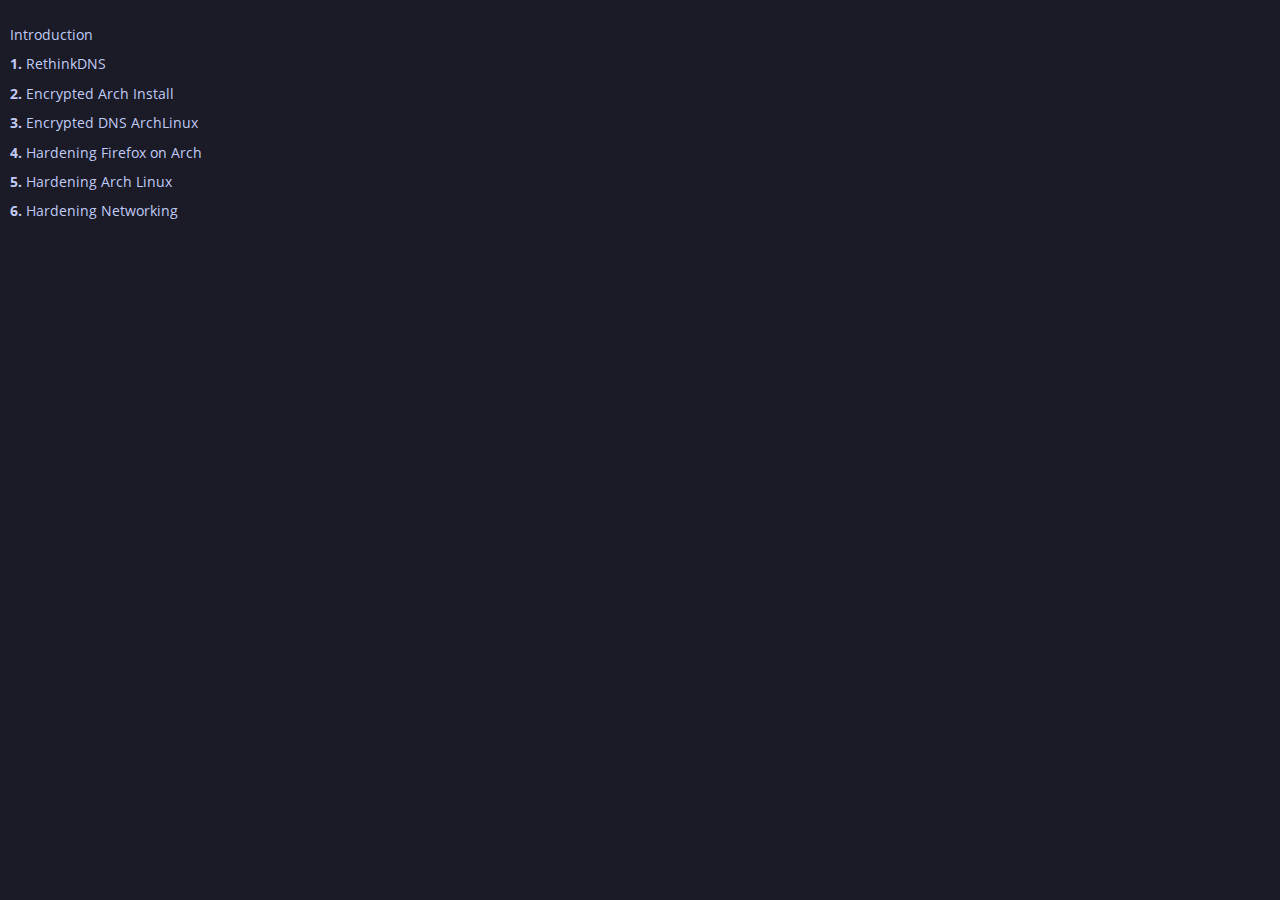
<file: toc.html>
<!DOCTYPE HTML>
<html lang="en" class="coal" dir="ltr">
    <head>
        <!-- sidebar iframe generated using mdBook

        This is a frame, and not included directly in the page, to control the total size of the
        book. The TOC contains an entry for each page, so if each page includes a copy of the TOC,
        the total size of the page becomes O(n**2).

        The frame is only used as a fallback when JS is turned off. When it's on, the sidebar is
        instead added to the main page by `toc.js` instead. The JavaScript mode is better
        because, when running in a `file:///` URL, the iframed page would not be Same-Origin as
        the rest of the page, so the sidebar and the main page theme would fall out of sync.
        -->
        <meta charset="UTF-8">
        <meta name="robots" content="noindex">
        <!-- Custom HTML head -->
        <meta name="viewport" content="width=device-width, initial-scale=1">
        <meta name="theme-color" content="#ffffff">
        <link rel="stylesheet" href="css/variables-8adf115d.css">
        <link rel="stylesheet" href="css/general-2459343d.css">
        <link rel="stylesheet" href="css/chrome-e4858e4b.css">
        <link rel="stylesheet" href="css/print-9e4910d8.css" media="print">
        <!-- Fonts -->
        <link rel="stylesheet" href="fonts/fonts-9644e21d.css">
        <!-- Custom theme stylesheets -->
        <link rel="stylesheet" href="theme/header-buttons-af1bc2f9.css">
        <link rel="stylesheet" href="theme/css/kanagawa-code-0be3dd7a.css">
        <link rel="stylesheet" href="theme/css/tokyo-night-code-6a5e27e7.css">
    </head>
    <body class="sidebar-iframe-inner">
        <ol class="chapter"><li class="chapter-item expanded "><span class="chapter-link-wrapper"><a href="index.html" target="_parent">Introduction</a></span></li><li class="chapter-item expanded "><span class="chapter-link-wrapper"><a href="android/RethinkDNS_Guide.html" target="_parent"><strong aria-hidden="true">1.</strong> RethinkDNS</a></span></li><li class="chapter-item expanded "><span class="chapter-link-wrapper"><a href="arch/enc_install.html" target="_parent"><strong aria-hidden="true">2.</strong> Encrypted Arch Install</a></span></li><li class="chapter-item expanded "><span class="chapter-link-wrapper"><a href="arch/enc_dns.html" target="_parent"><strong aria-hidden="true">3.</strong> Encrypted DNS ArchLinux</a></span></li><li class="chapter-item expanded "><span class="chapter-link-wrapper"><a href="arch/hardening_firefox.html" target="_parent"><strong aria-hidden="true">4.</strong> Hardening Firefox on Arch</a></span></li><li class="chapter-item expanded "><span class="chapter-link-wrapper"><a href="arch/hardening_arch.html" target="_parent"><strong aria-hidden="true">5.</strong> Hardening Arch Linux</a></span></li><li class="chapter-item expanded "><span class="chapter-link-wrapper"><a href="arch/hardening_networking.html" target="_parent"><strong aria-hidden="true">6.</strong> Hardening Networking</a></span></li></ol>
    </body>
</html>
</file>
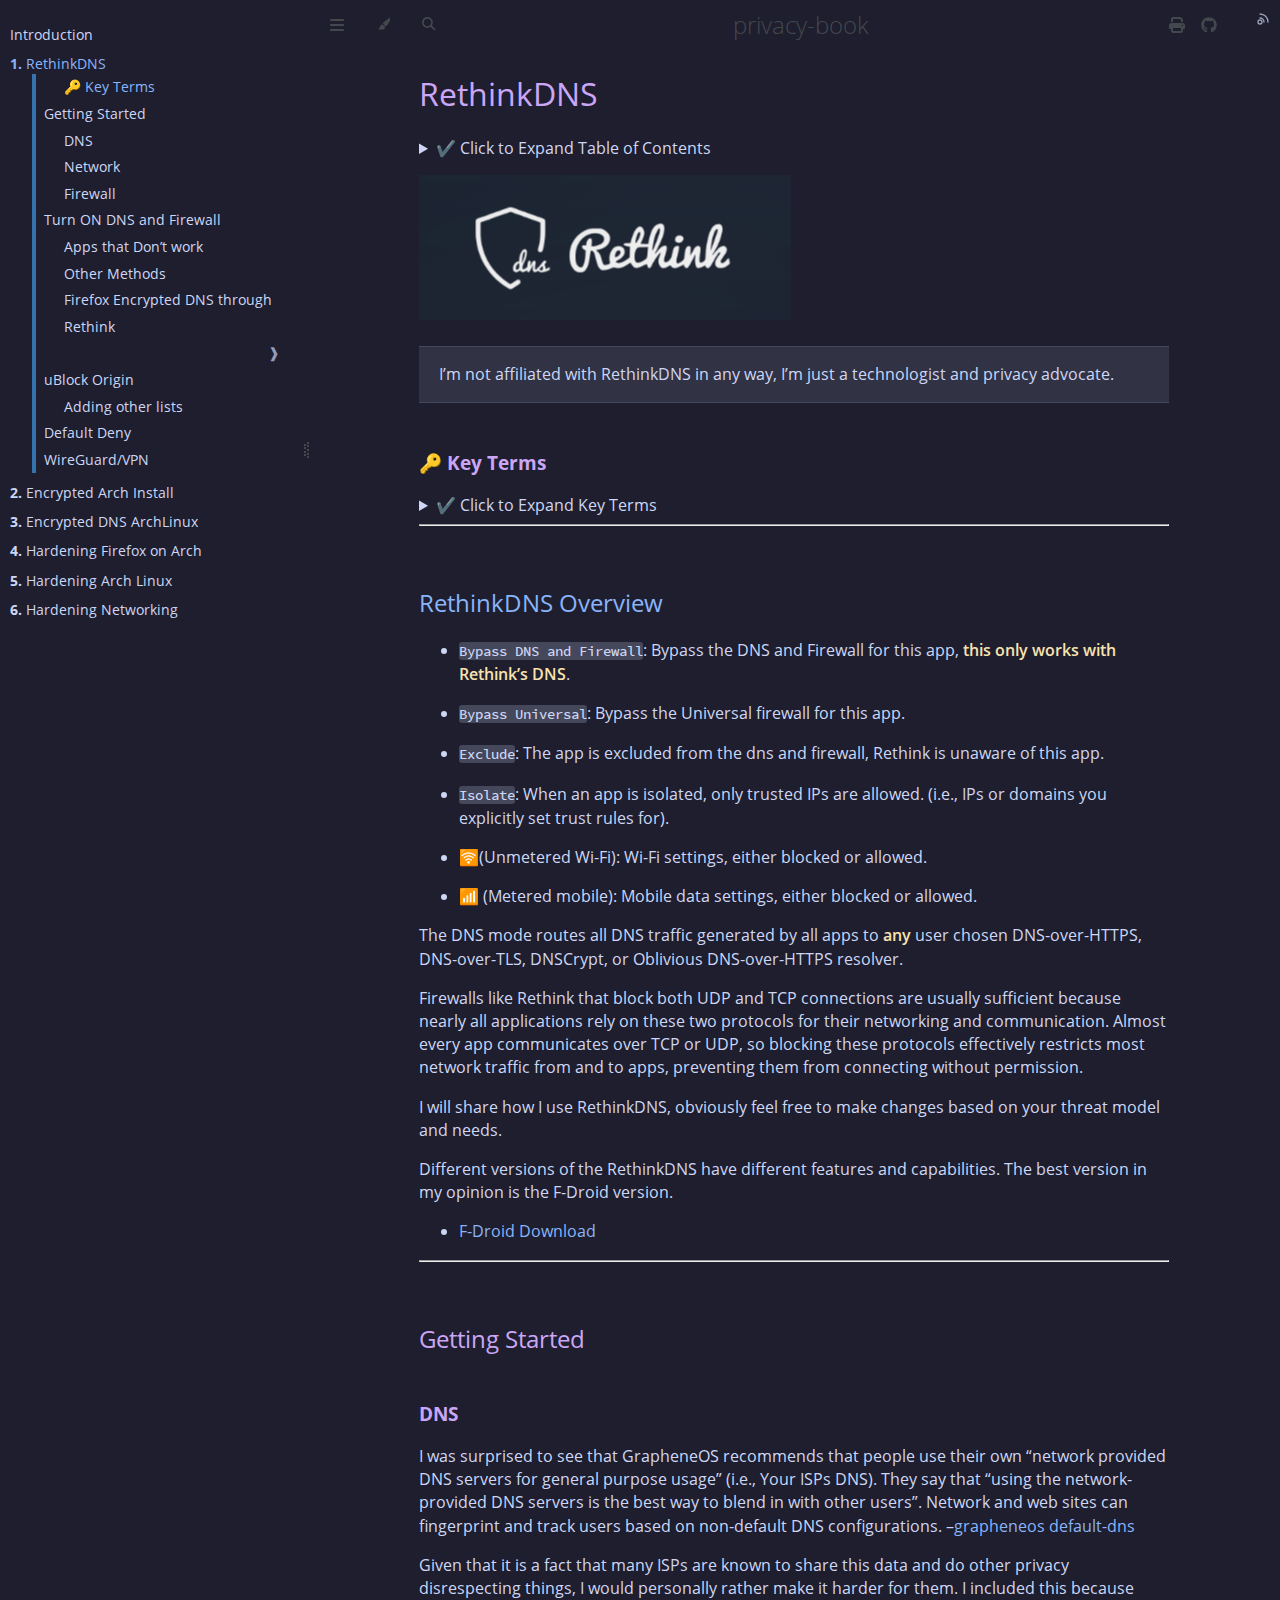
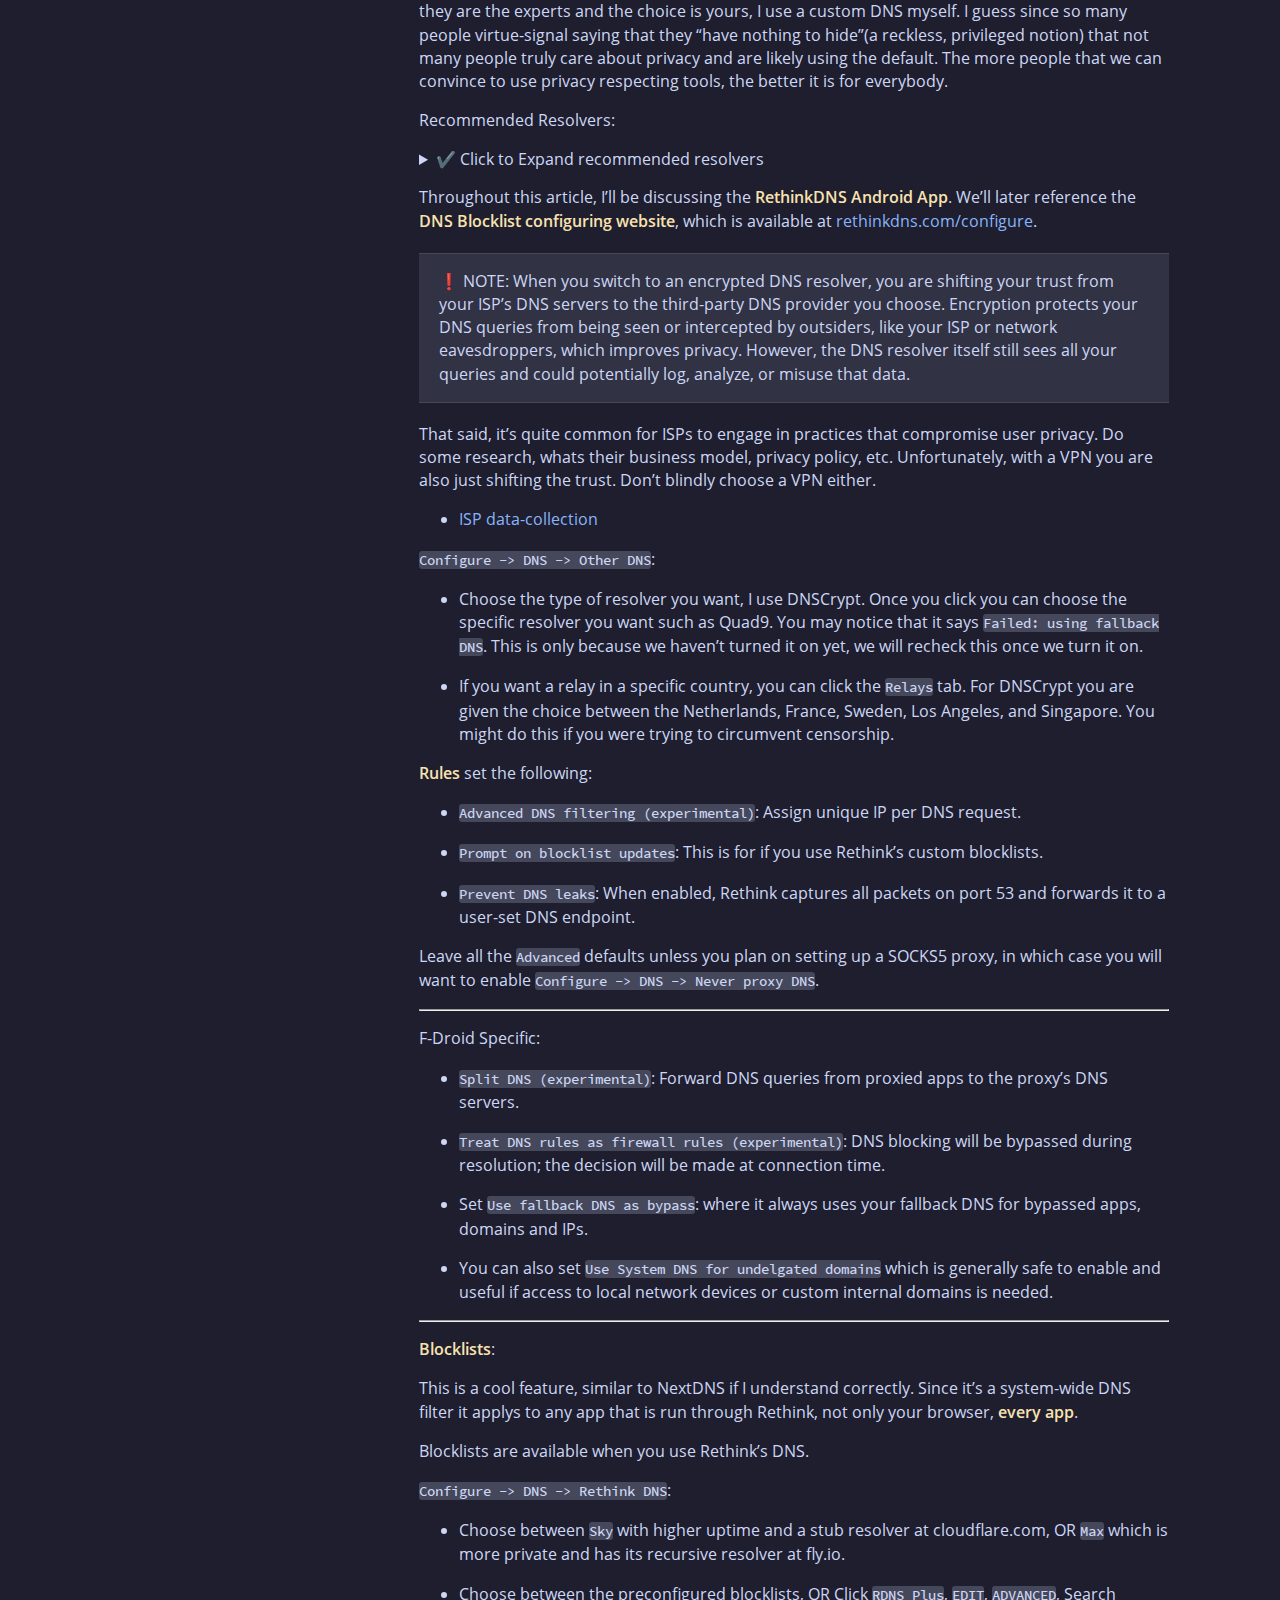
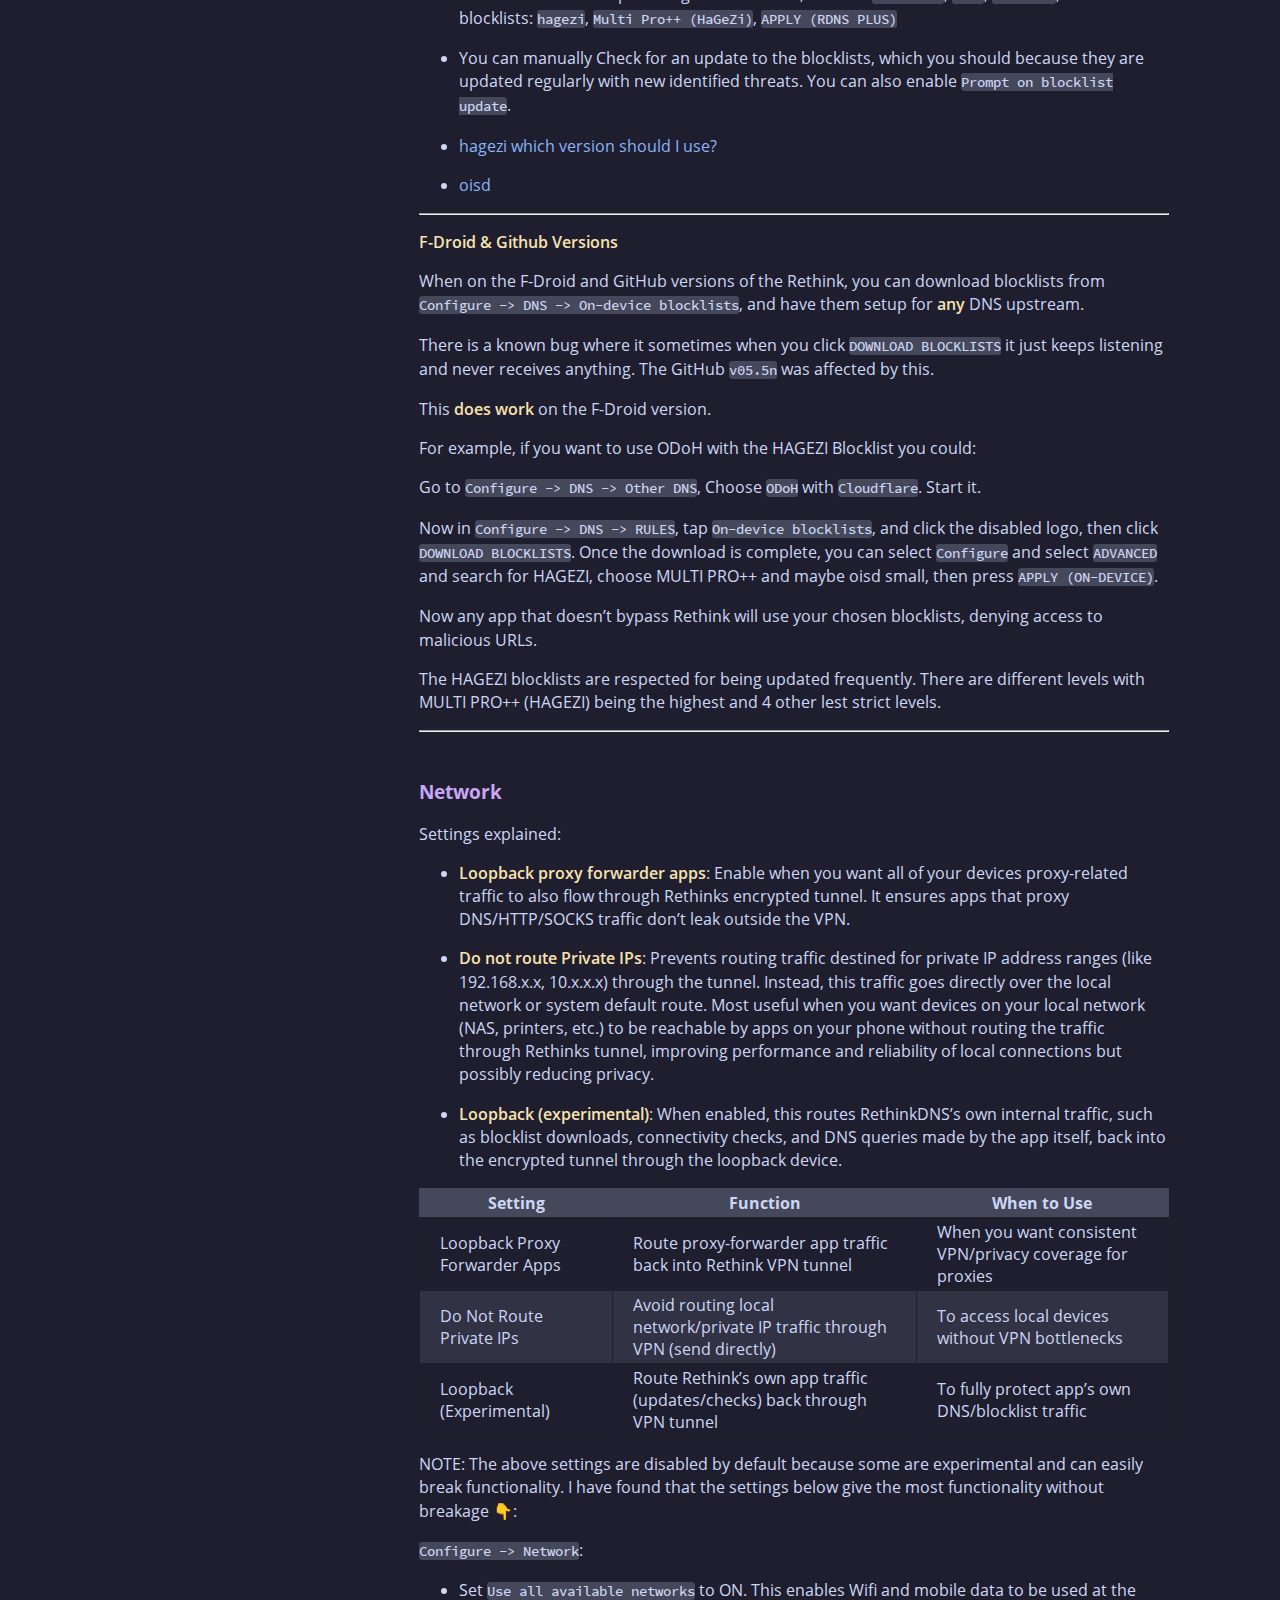
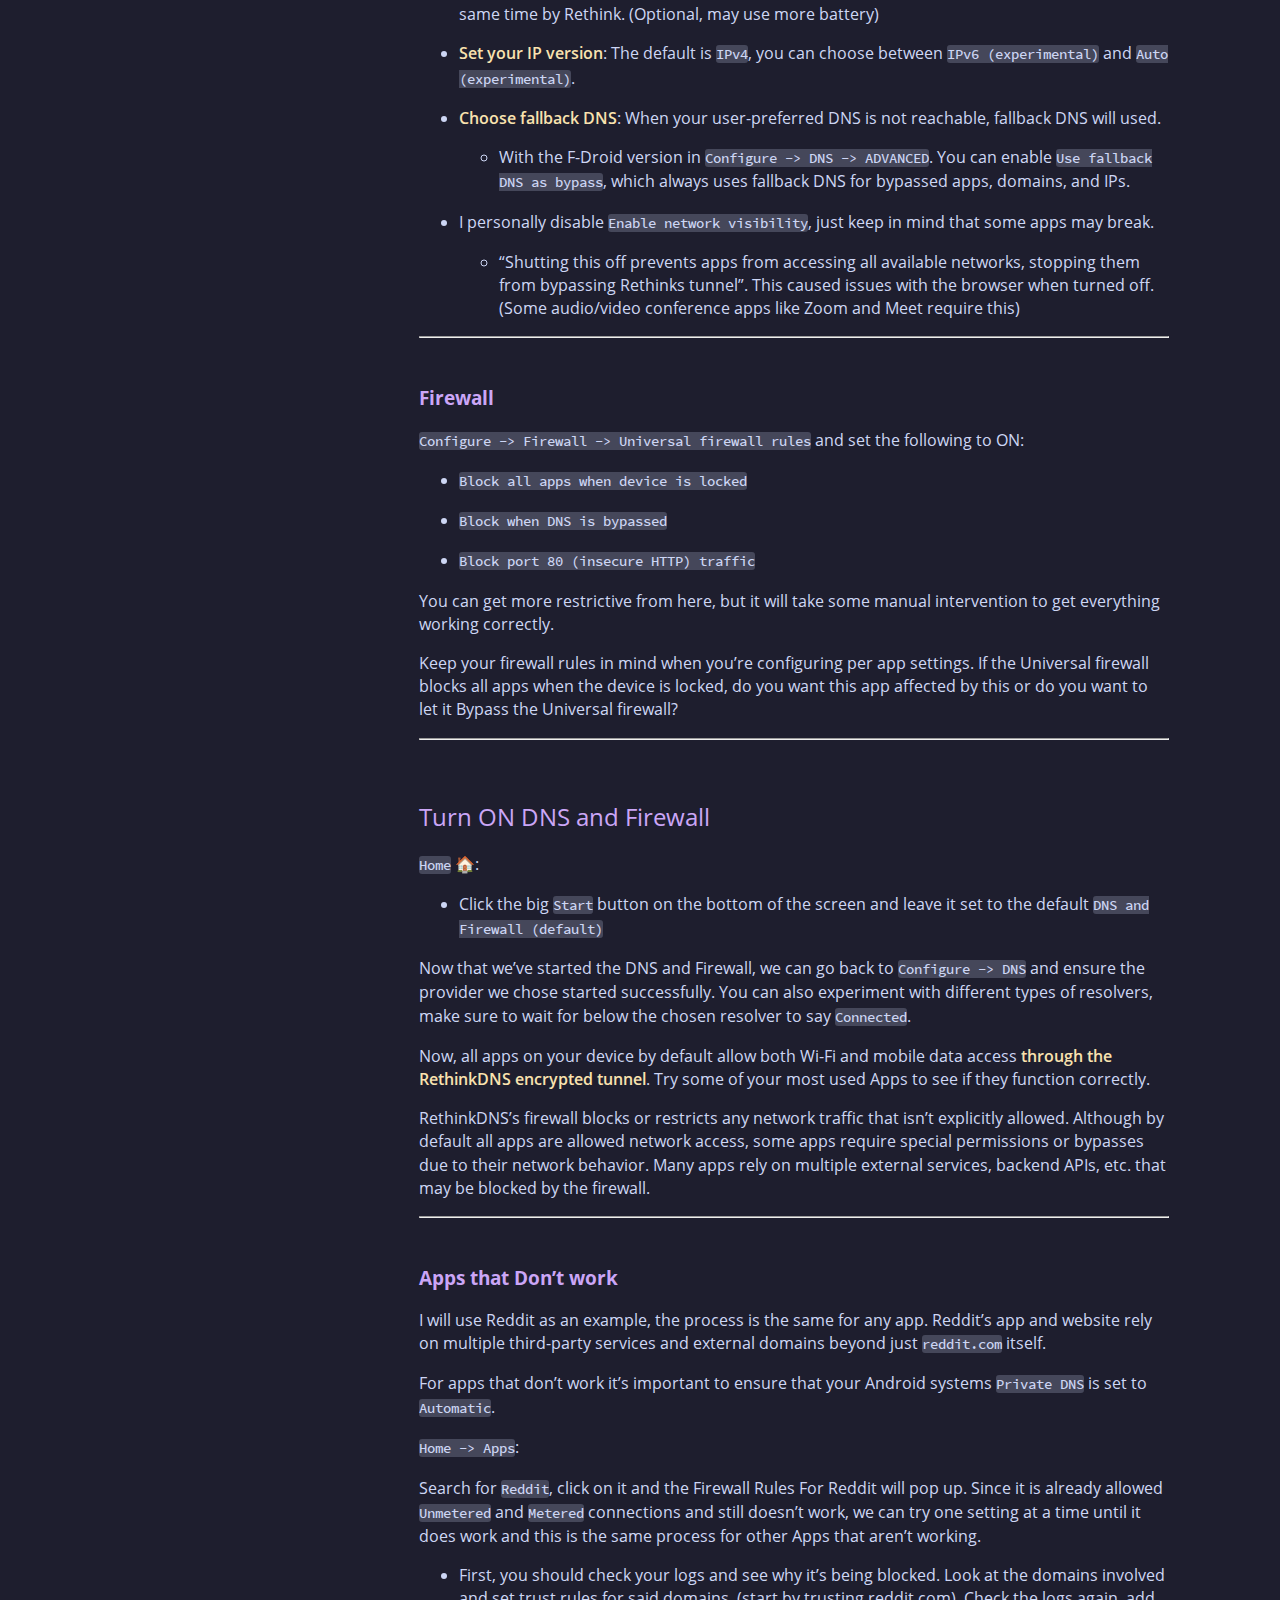
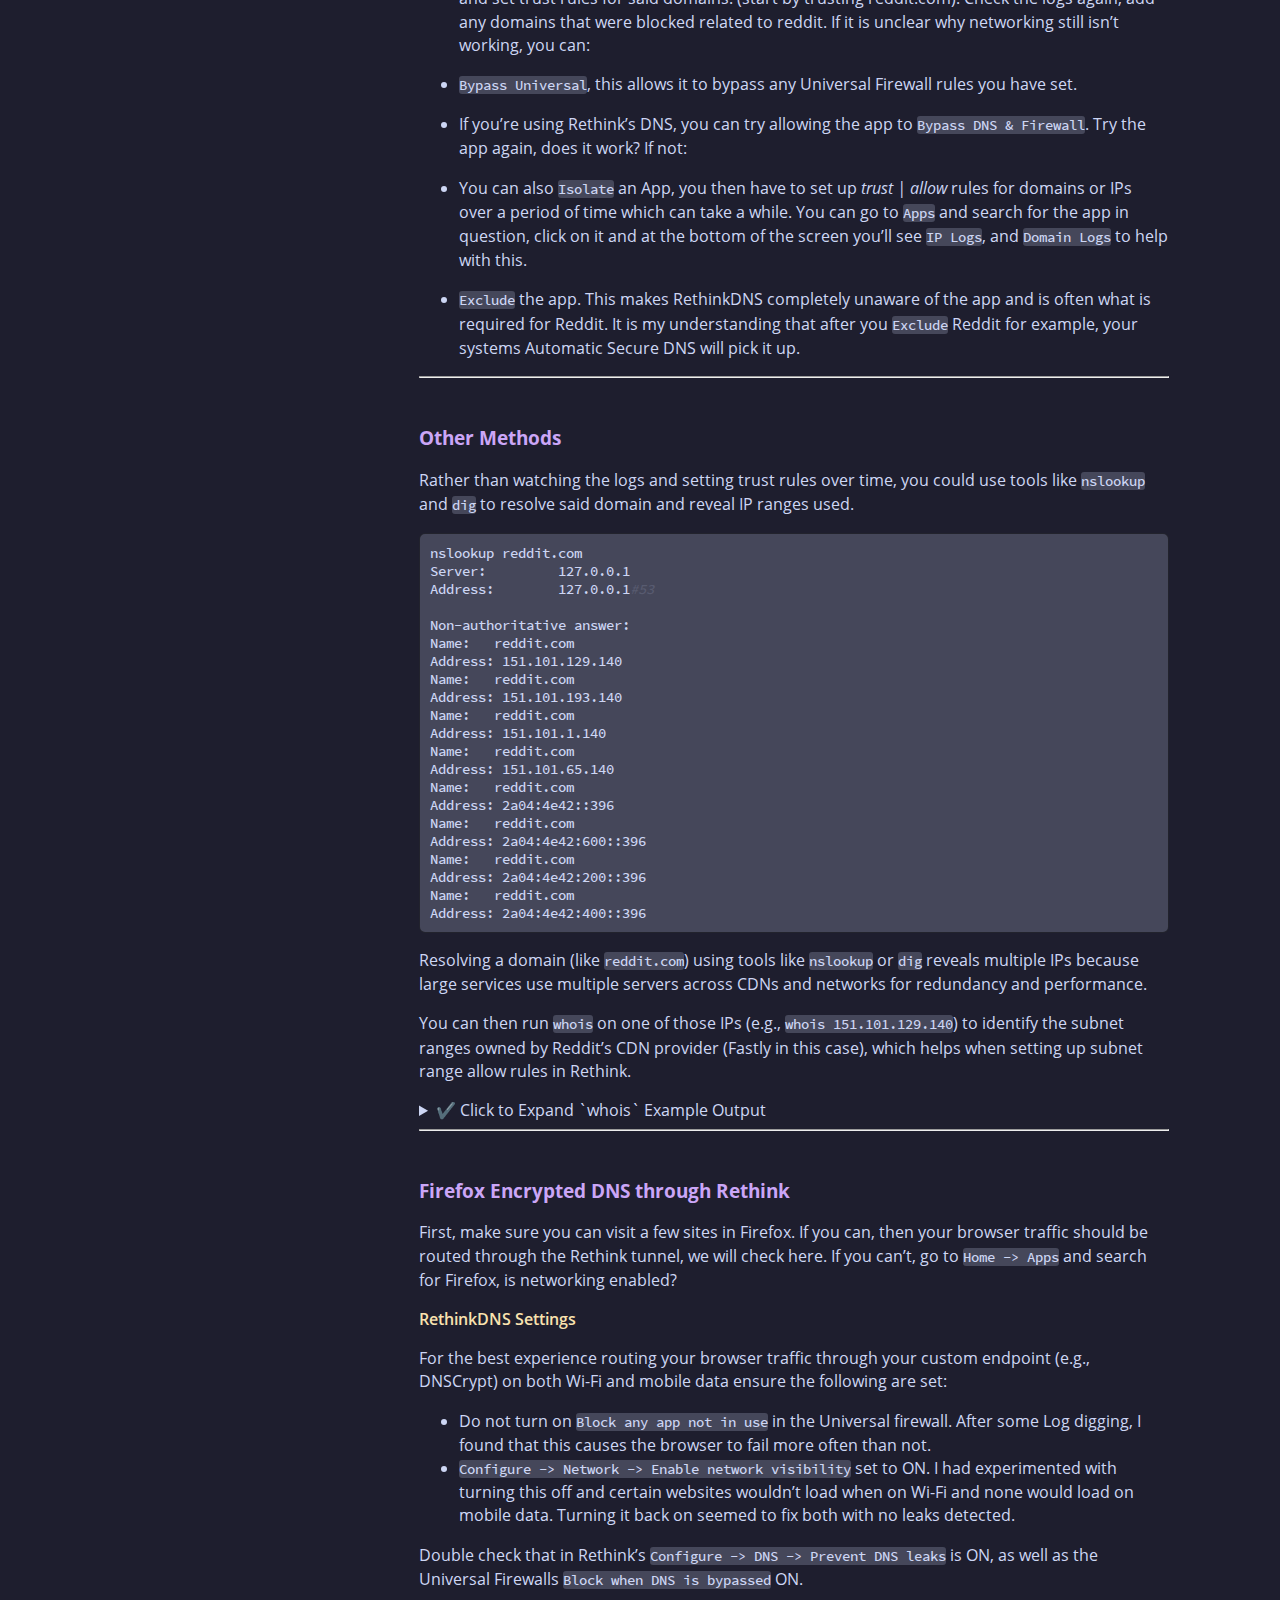
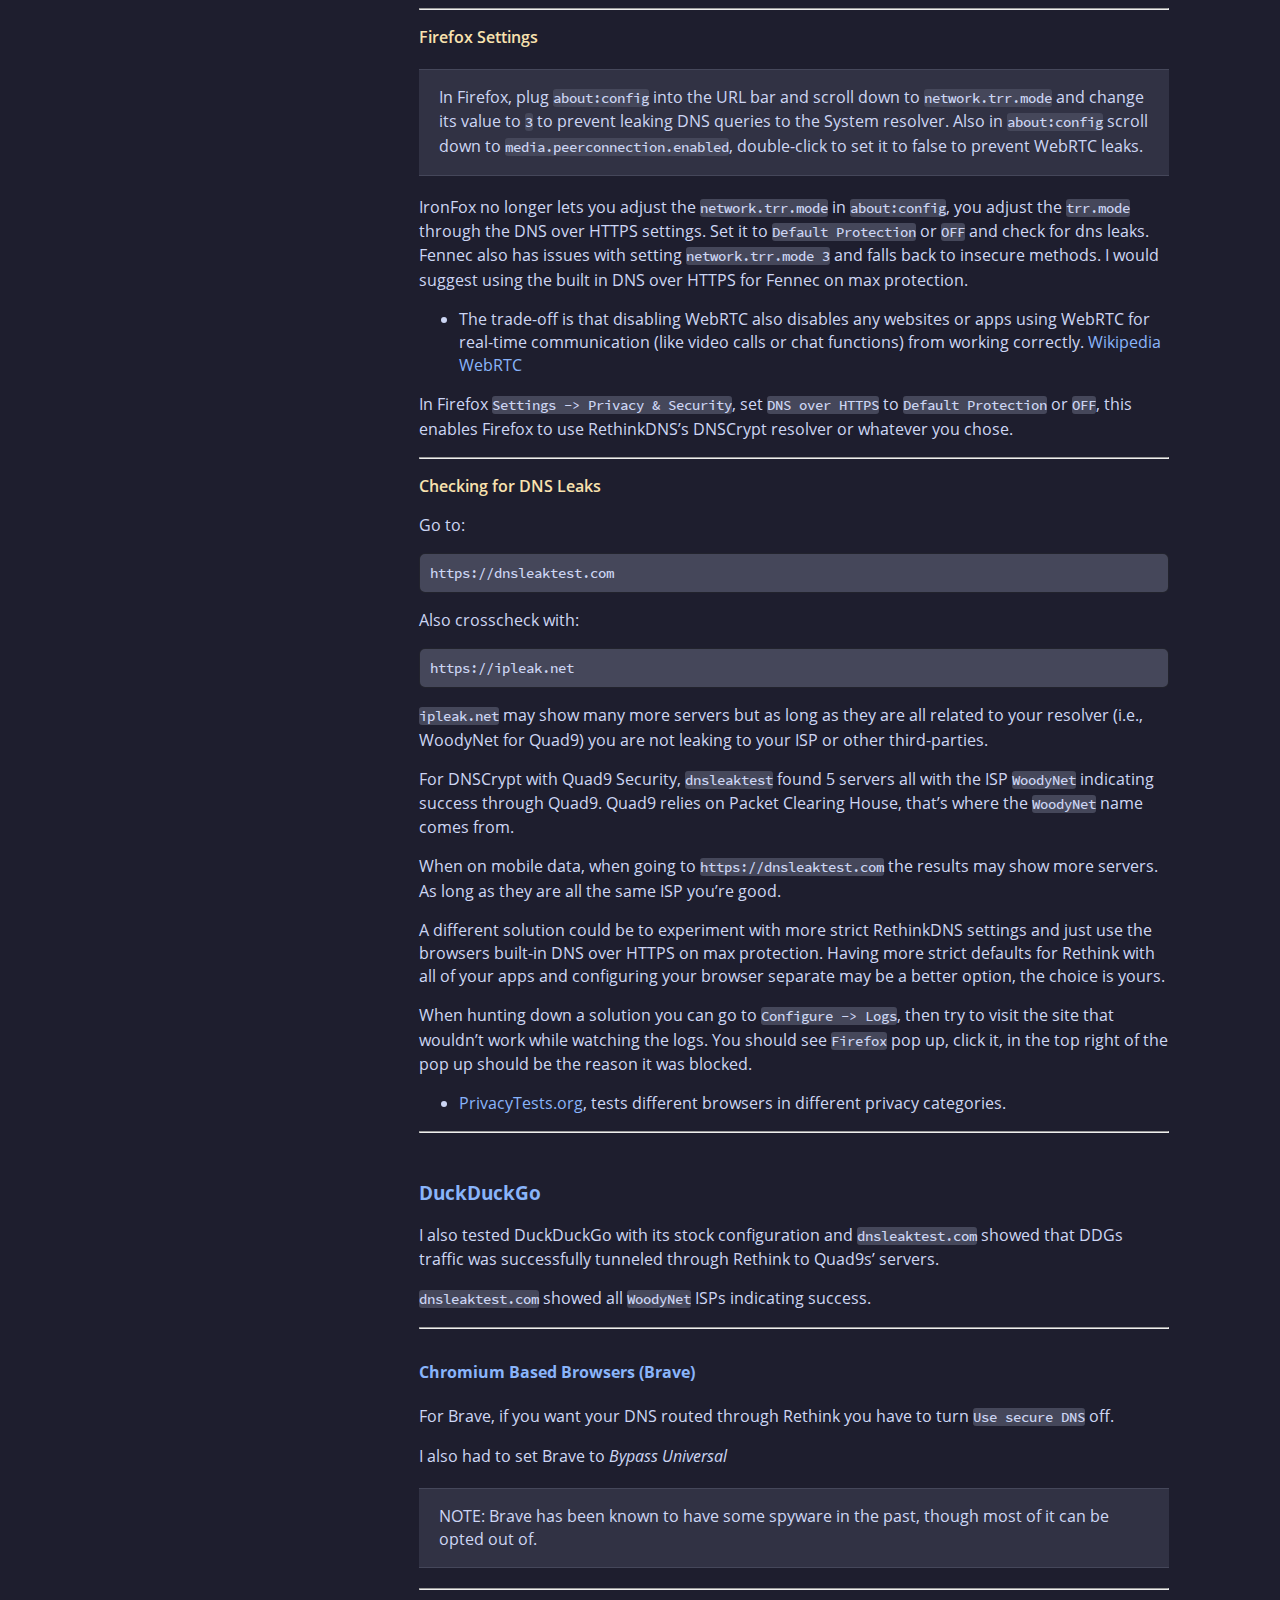
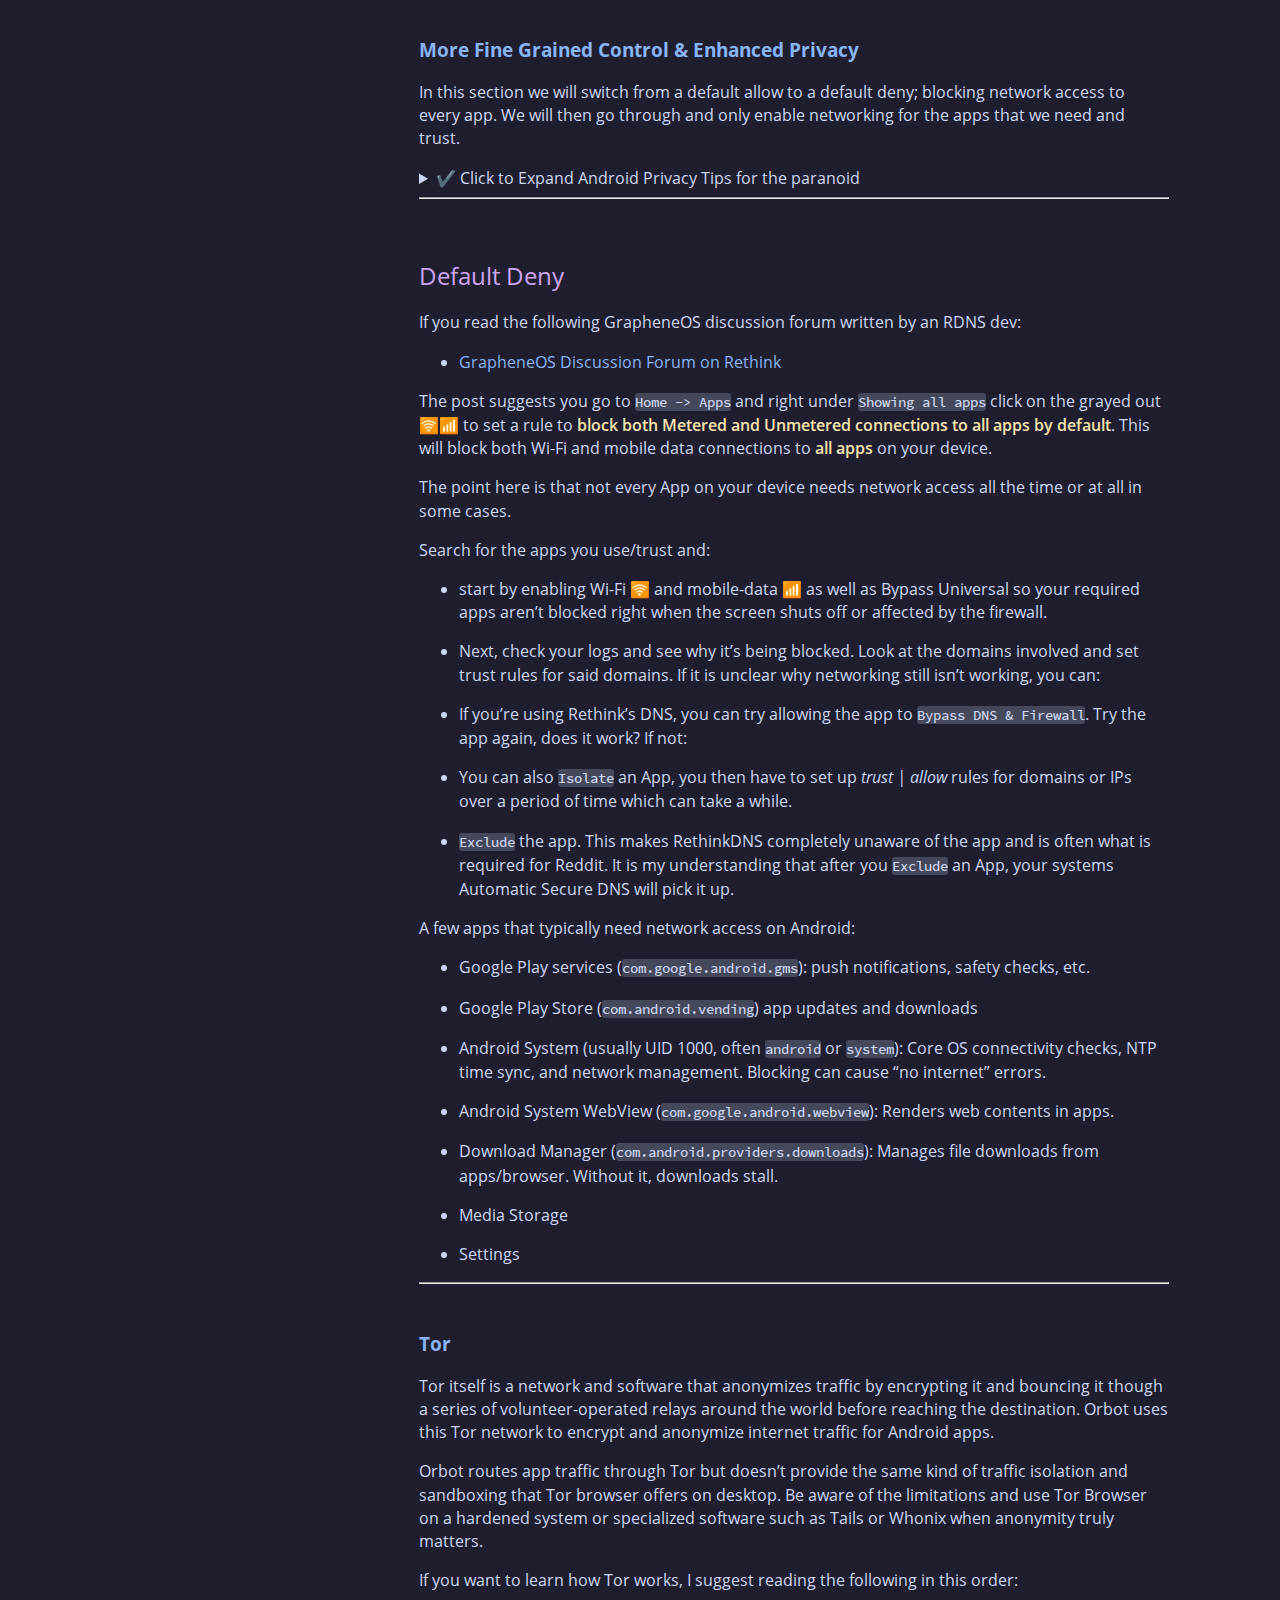
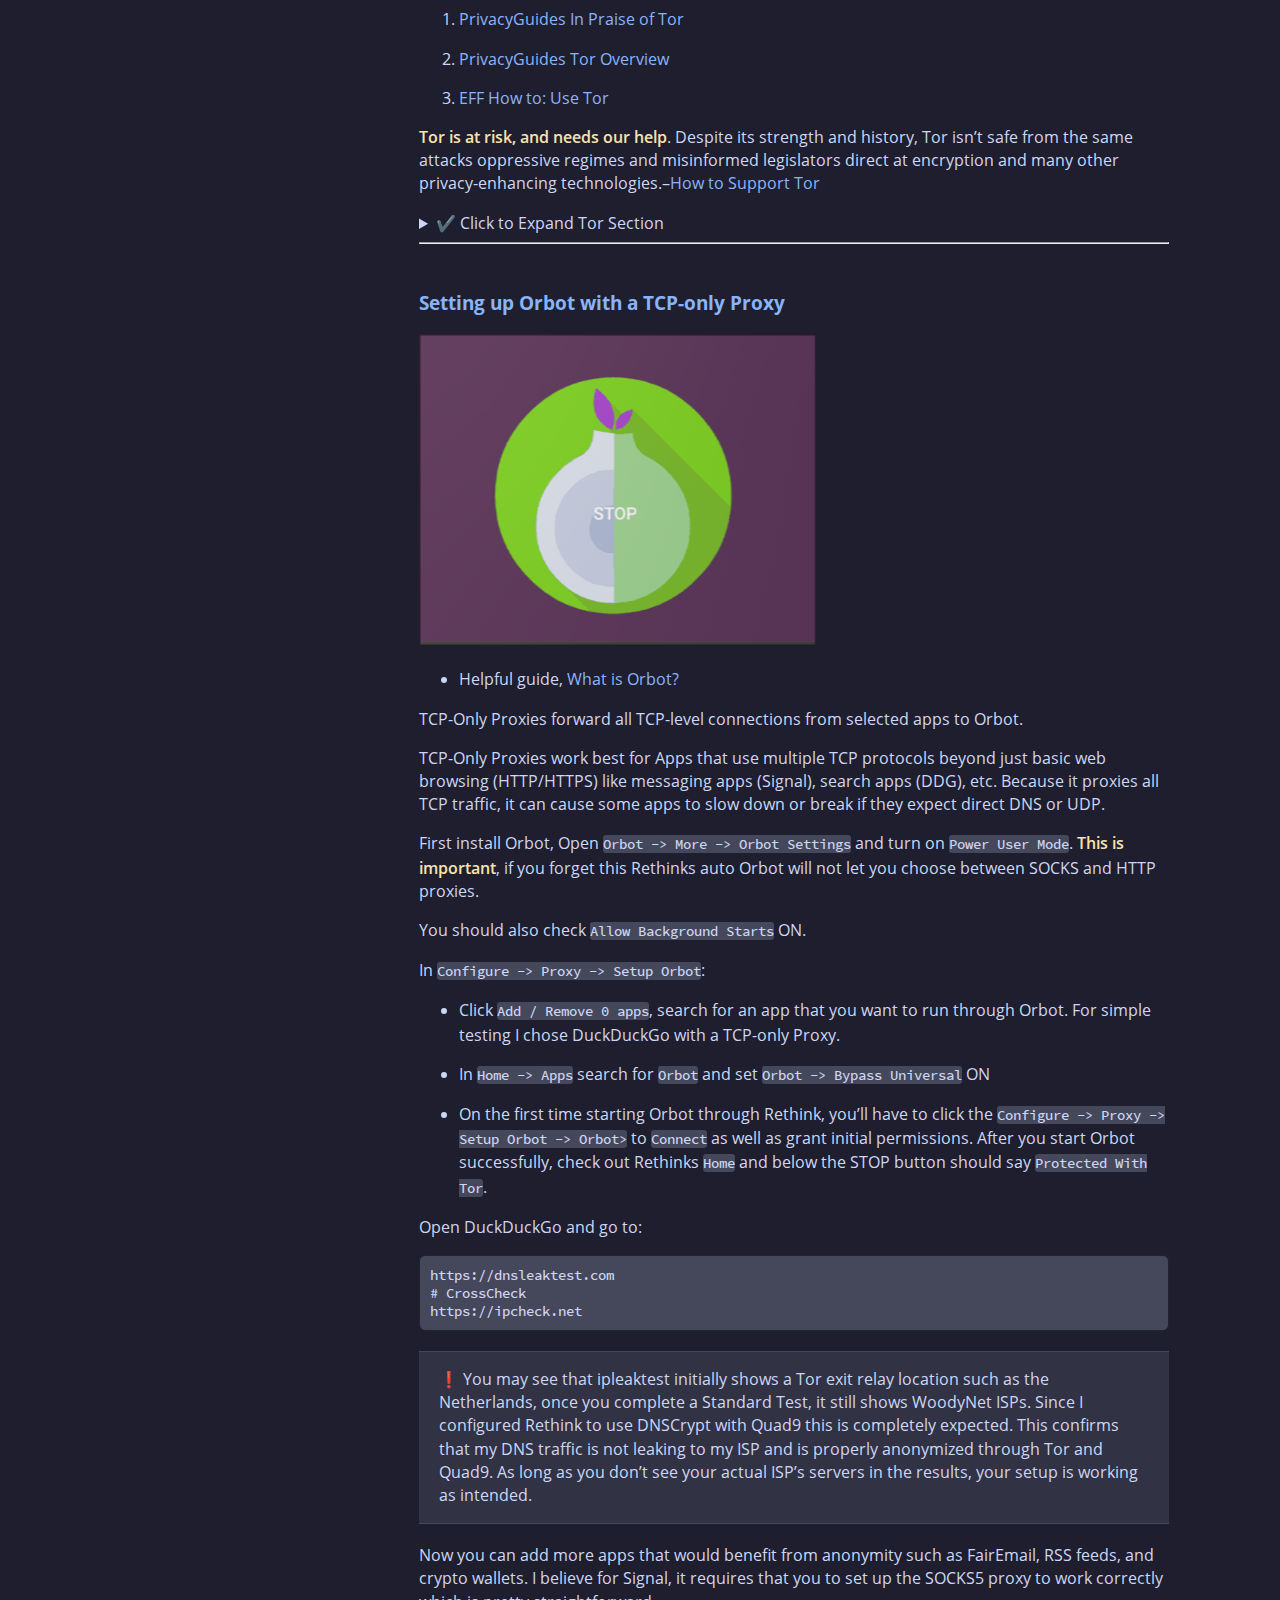
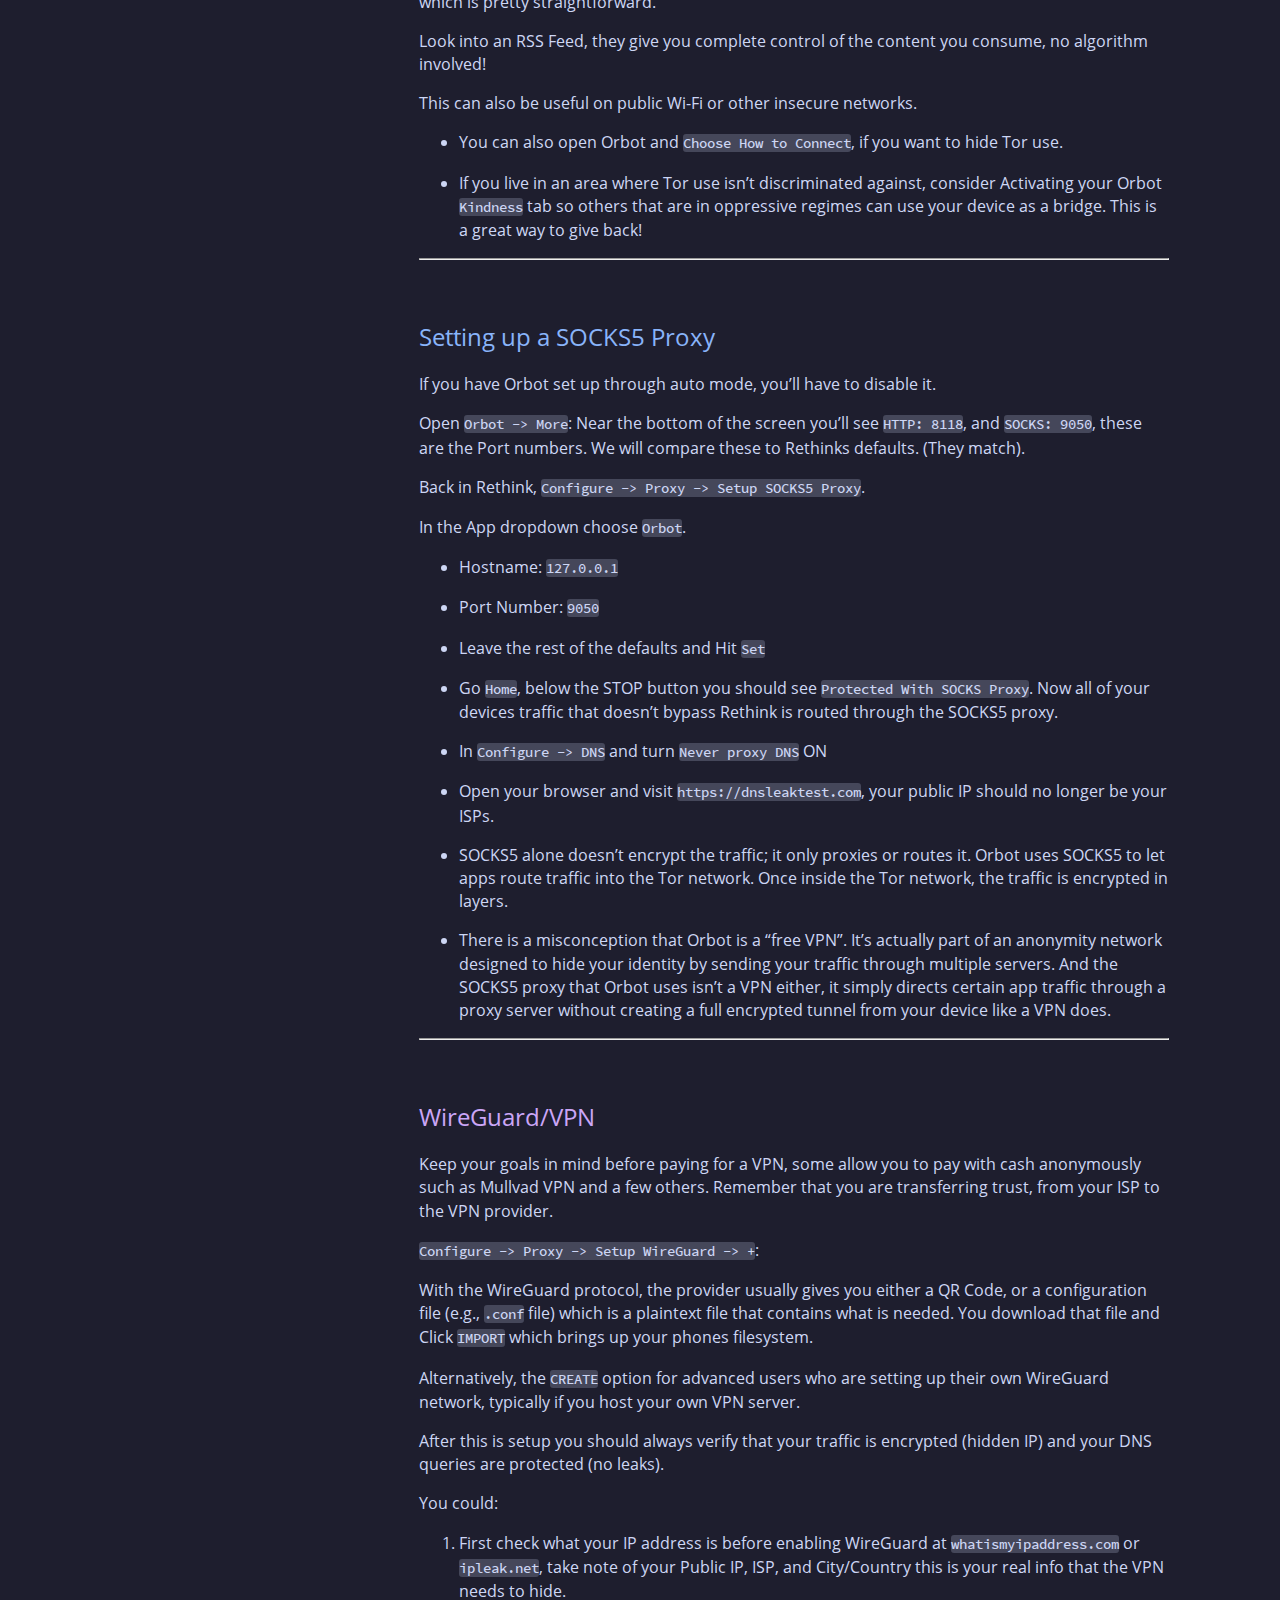
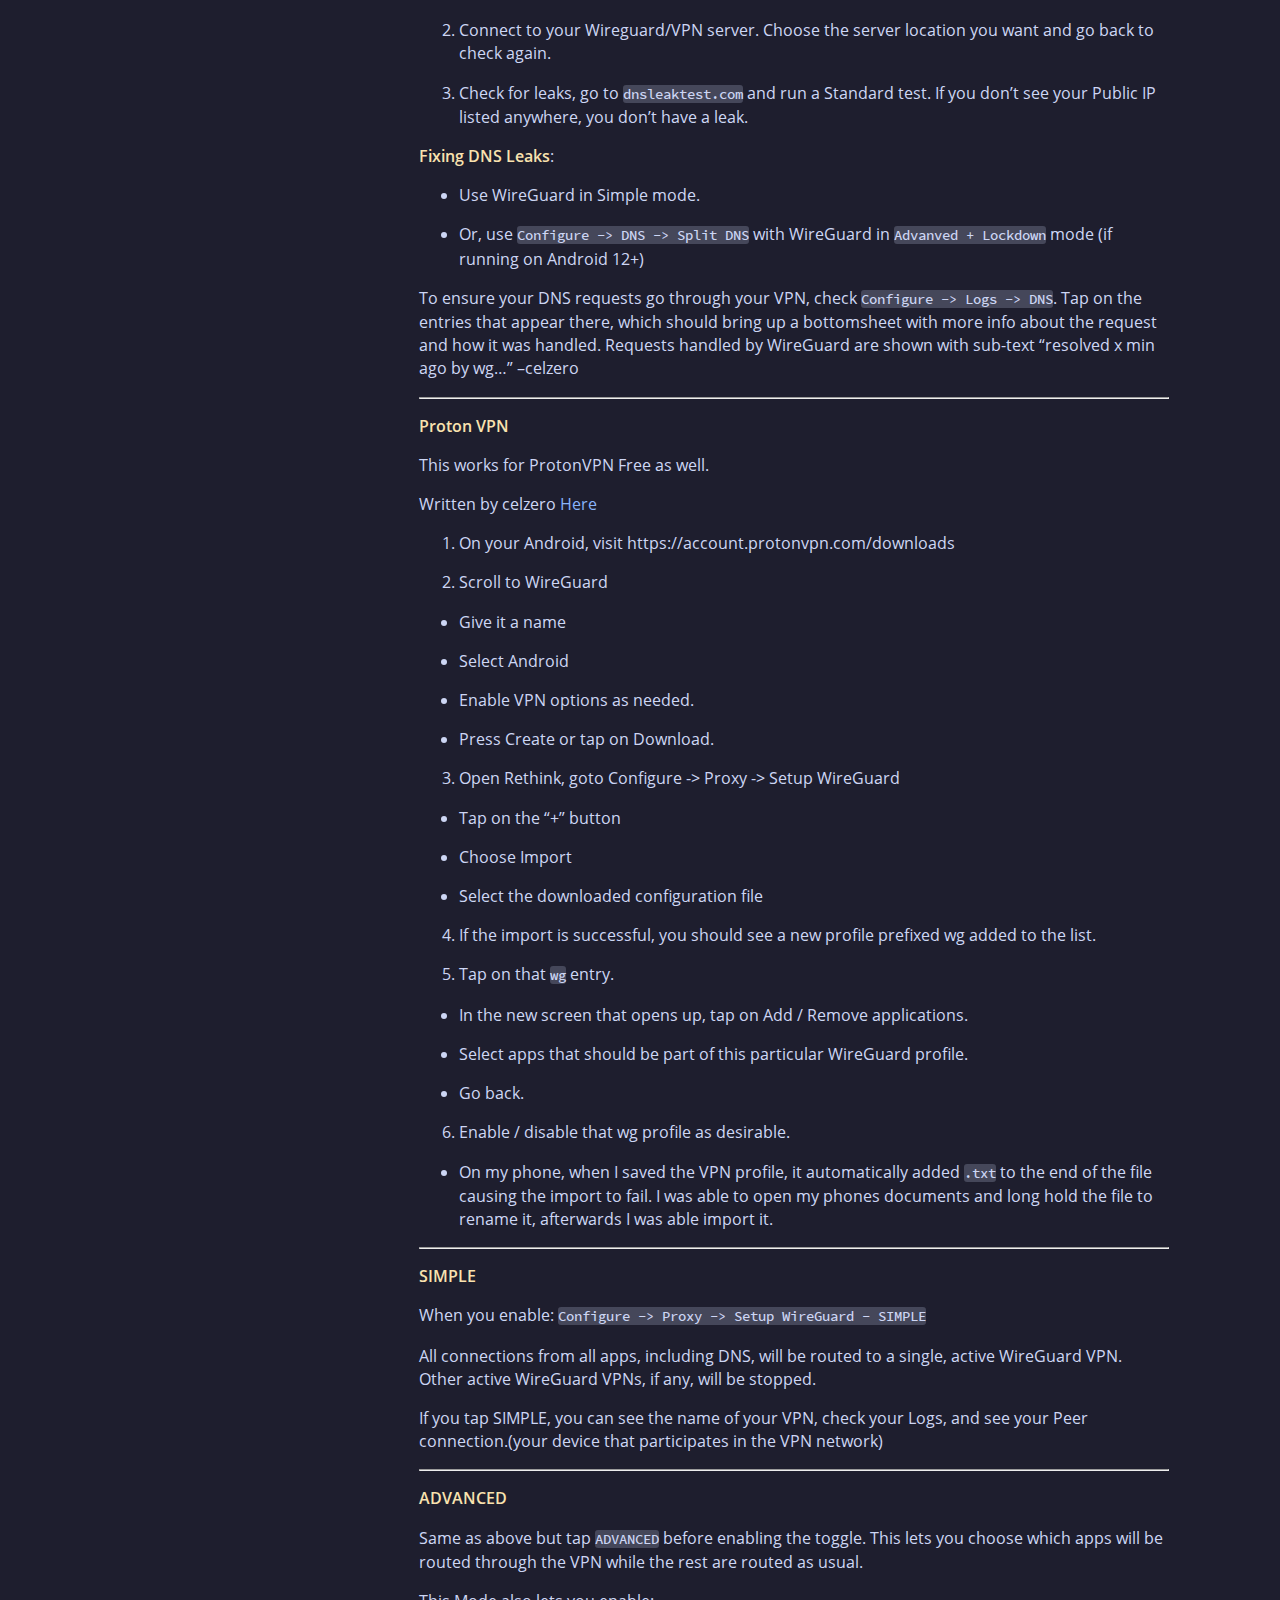
<file: android/RethinkDNS_Guide.html>
<!DOCTYPE HTML>
<html lang="en" class="coal sidebar-visible" dir="ltr">
    <head>
        <!-- Book generated using mdBook -->
        <meta charset="UTF-8">
        <title>RethinkDNS - privacy-book</title>


        <!-- Custom HTML head -->

        <meta name="description" content="">
        <meta name="viewport" content="width=device-width, initial-scale=1">
        <meta name="theme-color" content="#ffffff">

        <link rel="icon" href="../favicon-de23e50b.svg">
        <link rel="shortcut icon" href="../favicon-8114d1fc.png">
        <link rel="stylesheet" href="../css/variables-8adf115d.css">
        <link rel="stylesheet" href="../css/general-2459343d.css">
        <link rel="stylesheet" href="../css/chrome-ca6ed5dd.css">
        <link rel="stylesheet" href="../css/print-9e4910d8.css" media="print">

        <!-- Fonts -->
        <link rel="stylesheet" href="../fonts/fonts-9644e21d.css">

        <!-- Highlight.js Stylesheets -->
        <link rel="stylesheet" id="mdbook-highlight-css" href="../highlight-493f70e1.css">
        <link rel="stylesheet" id="mdbook-tomorrow-night-css" href="../tomorrow-night-4c0ae647.css">
        <link rel="stylesheet" id="mdbook-ayu-highlight-css" href="../ayu-highlight-3fdfc3ac.css">

        <!-- Custom theme stylesheets -->
        <link rel="stylesheet" href="../theme/header-buttons-af1bc2f9.css">
        <link rel="stylesheet" href="../theme/css/catppuccin-mocha-code-05792b31.css">


        <!-- Provide site root and default themes to javascript -->
        <script>
            const path_to_root = "../";
            const default_light_theme = "coal";
            const default_dark_theme = "navy";
            window.path_to_searchindex_js = "../searchindex-facc858c.js";
        </script>
        <!-- Start loading toc.js asap -->
        <script src="../toc-78eae84a.js"></script>
    </head>
    <body>
    <div id="mdbook-help-container">
        <div id="mdbook-help-popup">
            <h2 class="mdbook-help-title">Keyboard shortcuts</h2>
            <div>
                <p>Press <kbd>←</kbd> or <kbd>→</kbd> to navigate between chapters</p>
                <p>Press <kbd>S</kbd> or <kbd>/</kbd> to search in the book</p>
                <p>Press <kbd>?</kbd> to show this help</p>
                <p>Press <kbd>Esc</kbd> to hide this help</p>
            </div>
        </div>
    </div>
    <div id="mdbook-body-container">
        <!-- Work around some values being stored in localStorage wrapped in quotes -->
        <script>
            try {
                let theme = localStorage.getItem('mdbook-theme');
                let sidebar = localStorage.getItem('mdbook-sidebar');

                if (theme.startsWith('"') && theme.endsWith('"')) {
                    localStorage.setItem('mdbook-theme', theme.slice(1, theme.length - 1));
                }

                if (sidebar.startsWith('"') && sidebar.endsWith('"')) {
                    localStorage.setItem('mdbook-sidebar', sidebar.slice(1, sidebar.length - 1));
                }
            } catch (e) { }
        </script>

        <!-- Set the theme before any content is loaded, prevents flash -->
        <script>
            const default_theme = window.matchMedia("(prefers-color-scheme: dark)").matches ? default_dark_theme : default_light_theme;
            let theme;
            try { theme = localStorage.getItem('mdbook-theme'); } catch(e) { }
            if (theme === null || theme === undefined) { theme = default_theme; }
            const html = document.documentElement;
            html.classList.remove('coal')
            html.classList.add(theme);
            html.classList.add("js");
        </script>

        <input type="checkbox" id="mdbook-sidebar-toggle-anchor" class="hidden">

        <!-- Hide / unhide sidebar before it is displayed -->
        <script>
            let sidebar = null;
            const sidebar_toggle = document.getElementById("mdbook-sidebar-toggle-anchor");
            if (document.body.clientWidth >= 1080) {
                try { sidebar = localStorage.getItem('mdbook-sidebar'); } catch(e) { }
                sidebar = sidebar || 'visible';
            } else {
                sidebar = 'hidden';
                sidebar_toggle.checked = false;
            }
            if (sidebar === 'visible') {
                sidebar_toggle.checked = true;
            } else {
                html.classList.remove('sidebar-visible');
            }
        </script>

        <nav id="mdbook-sidebar" class="sidebar" aria-label="Table of contents">
            <!-- populated by js -->
            <mdbook-sidebar-scrollbox class="sidebar-scrollbox"></mdbook-sidebar-scrollbox>
            <noscript>
                <iframe class="sidebar-iframe-outer" src="../toc.html"></iframe>
            </noscript>
            <div id="mdbook-sidebar-resize-handle" class="sidebar-resize-handle">
                <div class="sidebar-resize-indicator"></div>
            </div>
        </nav>

        <div id="mdbook-page-wrapper" class="page-wrapper">

            <div class="page">
                <div id="mdbook-menu-bar-hover-placeholder"></div>
                <div id="mdbook-menu-bar" class="menu-bar sticky">
                    <div class="left-buttons">
                        <label id="mdbook-sidebar-toggle" class="icon-button" for="mdbook-sidebar-toggle-anchor" title="Toggle Table of Contents" aria-label="Toggle Table of Contents" aria-controls="mdbook-sidebar">
                            <span class=fa-svg><svg xmlns="http://www.w3.org/2000/svg" viewBox="0 0 448 512"><!--! Font Awesome Free 6.2.0 by @fontawesome - https://fontawesome.com License - https://fontawesome.com/license/free (Icons: CC BY 4.0, Fonts: SIL OFL 1.1, Code: MIT License) Copyright 2022 Fonticons, Inc. --><path d="M0 96C0 78.3 14.3 64 32 64H416c17.7 0 32 14.3 32 32s-14.3 32-32 32H32C14.3 128 0 113.7 0 96zM0 256c0-17.7 14.3-32 32-32H416c17.7 0 32 14.3 32 32s-14.3 32-32 32H32c-17.7 0-32-14.3-32-32zM448 416c0 17.7-14.3 32-32 32H32c-17.7 0-32-14.3-32-32s14.3-32 32-32H416c17.7 0 32 14.3 32 32z"/></svg></span>
                        </label>
                        <button id="mdbook-theme-toggle" class="icon-button" type="button" title="Change theme" aria-label="Change theme" aria-haspopup="true" aria-expanded="false" aria-controls="mdbook-theme-list">
                            <span class=fa-svg><svg xmlns="http://www.w3.org/2000/svg" viewBox="0 0 576 512"><!--! Font Awesome Free 6.2.0 by @fontawesome - https://fontawesome.com License - https://fontawesome.com/license/free (Icons: CC BY 4.0, Fonts: SIL OFL 1.1, Code: MIT License) Copyright 2022 Fonticons, Inc. --><path d="M371.3 367.1c27.3-3.9 51.9-19.4 67.2-42.9L600.2 74.1c12.6-19.5 9.4-45.3-7.6-61.2S549.7-4.4 531.1 9.6L294.4 187.2c-24 18-38.2 46.1-38.4 76.1L371.3 367.1zm-19.6 25.4l-116-104.4C175.9 290.3 128 339.6 128 400c0 3.9 .2 7.8 .6 11.6c1.8 17.5-10.2 36.4-27.8 36.4H96c-17.7 0-32 14.3-32 32s14.3 32 32 32H240c61.9 0 112-50.1 112-112c0-2.5-.1-5-.2-7.5z"/></svg></span>
                        </button>
                        <ul id="mdbook-theme-list" class="theme-popup" aria-label="Themes" role="menu">
                            <li role="none"><button role="menuitem" class="theme" id="mdbook-theme-default_theme">Auto</button></li>
                            <li role="none"><button role="menuitem" class="theme" id="mdbook-theme-light">Light</button></li>
                            <li role="none"><button role="menuitem" class="theme" id="mdbook-theme-rust">Rust</button></li>
                            <li role="none"><button role="menuitem" class="theme" id="mdbook-theme-coal">Coal</button></li>
                            <li role="none"><button role="menuitem" class="theme" id="mdbook-theme-navy">Navy</button></li>
                            <li role="none"><button role="menuitem" class="theme" id="mdbook-theme-ayu">Ayu</button></li>
                        </ul>
                        <button id="mdbook-search-toggle" class="icon-button" type="button" title="Search (`/`)" aria-label="Toggle Searchbar" aria-expanded="false" aria-keyshortcuts="/ s" aria-controls="mdbook-searchbar">
                            <span class=fa-svg><svg xmlns="http://www.w3.org/2000/svg" viewBox="0 0 512 512"><!--! Font Awesome Free 6.2.0 by @fontawesome - https://fontawesome.com License - https://fontawesome.com/license/free (Icons: CC BY 4.0, Fonts: SIL OFL 1.1, Code: MIT License) Copyright 2022 Fonticons, Inc. --><path d="M416 208c0 45.9-14.9 88.3-40 122.7L502.6 457.4c12.5 12.5 12.5 32.8 0 45.3s-32.8 12.5-45.3 0L330.7 376c-34.4 25.2-76.8 40-122.7 40C93.1 416 0 322.9 0 208S93.1 0 208 0S416 93.1 416 208zM208 352c79.5 0 144-64.5 144-144s-64.5-144-144-144S64 128.5 64 208s64.5 144 144 144z"/></svg></span>
                        </button>
                    </div>

                    <h1 class="menu-title">privacy-book</h1>

                    <div class="right-buttons">
                        <a href="../print.html" title="Print this book" aria-label="Print this book">
                            <span class=fa-svg id="print-button"><svg xmlns="http://www.w3.org/2000/svg" viewBox="0 0 512 512"><!--! Font Awesome Free 6.2.0 by @fontawesome - https://fontawesome.com License - https://fontawesome.com/license/free (Icons: CC BY 4.0, Fonts: SIL OFL 1.1, Code: MIT License) Copyright 2022 Fonticons, Inc. --><path d="M128 0C92.7 0 64 28.7 64 64v96h64V64H354.7L384 93.3V160h64V93.3c0-17-6.7-33.3-18.7-45.3L400 18.7C388 6.7 371.7 0 354.7 0H128zM384 352v32 64H128V384 368 352H384zm64 32h32c17.7 0 32-14.3 32-32V256c0-35.3-28.7-64-64-64H64c-35.3 0-64 28.7-64 64v96c0 17.7 14.3 32 32 32H64v64c0 35.3 28.7 64 64 64H384c35.3 0 64-28.7 64-64V384zm-16-88c-13.3 0-24-10.7-24-24s10.7-24 24-24s24 10.7 24 24s-10.7 24-24 24z"/></svg></span>
                        </a>
                        <a href="https://github.com/saylesss88/privacy-book.git" title="Git repository" aria-label="Git repository">
                            <span class=fa-svg><svg xmlns="http://www.w3.org/2000/svg" viewBox="0 0 496 512"><!--! Font Awesome Free 6.2.0 by @fontawesome - https://fontawesome.com License - https://fontawesome.com/license/free (Icons: CC BY 4.0, Fonts: SIL OFL 1.1, Code: MIT License) Copyright 2022 Fonticons, Inc. --><path d="M165.9 397.4c0 2-2.3 3.6-5.2 3.6-3.3.3-5.6-1.3-5.6-3.6 0-2 2.3-3.6 5.2-3.6 3-.3 5.6 1.3 5.6 3.6zm-31.1-4.5c-.7 2 1.3 4.3 4.3 4.9 2.6 1 5.6 0 6.2-2s-1.3-4.3-4.3-5.2c-2.6-.7-5.5.3-6.2 2.3zm44.2-1.7c-2.9.7-4.9 2.6-4.6 4.9.3 2 2.9 3.3 5.9 2.6 2.9-.7 4.9-2.6 4.6-4.6-.3-1.9-3-3.2-5.9-2.9zM244.8 8C106.1 8 0 113.3 0 252c0 110.9 69.8 205.8 169.5 239.2 12.8 2.3 17.3-5.6 17.3-12.1 0-6.2-.3-40.4-.3-61.4 0 0-70 15-84.7-29.8 0 0-11.4-29.1-27.8-36.6 0 0-22.9-15.7 1.6-15.4 0 0 24.9 2 38.6 25.8 21.9 38.6 58.6 27.5 72.9 20.9 2.3-16 8.8-27.1 16-33.7-55.9-6.2-112.3-14.3-112.3-110.5 0-27.5 7.6-41.3 23.6-58.9-2.6-6.5-11.1-33.3 2.6-67.9 20.9-6.5 69 27 69 27 20-5.6 41.5-8.5 62.8-8.5s42.8 2.9 62.8 8.5c0 0 48.1-33.6 69-27 13.7 34.7 5.2 61.4 2.6 67.9 16 17.7 25.8 31.5 25.8 58.9 0 96.5-58.9 104.2-114.8 110.5 9.2 7.9 17 22.9 17 46.4 0 33.7-.3 75.4-.3 83.6 0 6.5 4.6 14.4 17.3 12.1C428.2 457.8 496 362.9 496 252 496 113.3 383.5 8 244.8 8zM97.2 352.9c-1.3 1-1 3.3.7 5.2 1.6 1.6 3.9 2.3 5.2 1 1.3-1 1-3.3-.7-5.2-1.6-1.6-3.9-2.3-5.2-1zm-10.8-8.1c-.7 1.3.3 2.9 2.3 3.9 1.6 1 3.6.7 4.3-.7.7-1.3-.3-2.9-2.3-3.9-2-.6-3.6-.3-4.3.7zm32.4 35.6c-1.6 1.3-1 4.3 1.3 6.2 2.3 2.3 5.2 2.6 6.5 1 1.3-1.3.7-4.3-1.3-6.2-2.2-2.3-5.2-2.6-6.5-1zm-11.4-14.7c-1.6 1-1.6 3.6 0 5.9 1.6 2.3 4.3 3.3 5.6 2.3 1.6-1.3 1.6-3.9 0-6.2-1.4-2.3-4-3.3-5.6-2z"/></svg></span>
                        </a>

                    </div>
                </div>

                <div id="mdbook-search-wrapper" class="hidden">
                    <form id="mdbook-searchbar-outer" class="searchbar-outer">
                        <div class="search-wrapper">
                            <input type="search" id="mdbook-searchbar" name="searchbar" placeholder="Search this book ..." aria-controls="mdbook-searchresults-outer" aria-describedby="searchresults-header">
                            <div class="spinner-wrapper">
                                <span class=fa-svg id="fa-spin"><svg xmlns="http://www.w3.org/2000/svg" viewBox="0 0 512 512"><!--! Font Awesome Free 6.2.0 by @fontawesome - https://fontawesome.com License - https://fontawesome.com/license/free (Icons: CC BY 4.0, Fonts: SIL OFL 1.1, Code: MIT License) Copyright 2022 Fonticons, Inc. --><path d="M304 48c0-26.5-21.5-48-48-48s-48 21.5-48 48s21.5 48 48 48s48-21.5 48-48zm0 416c0-26.5-21.5-48-48-48s-48 21.5-48 48s21.5 48 48 48s48-21.5 48-48zM48 304c26.5 0 48-21.5 48-48s-21.5-48-48-48s-48 21.5-48 48s21.5 48 48 48zm464-48c0-26.5-21.5-48-48-48s-48 21.5-48 48s21.5 48 48 48s48-21.5 48-48zM142.9 437c18.7-18.7 18.7-49.1 0-67.9s-49.1-18.7-67.9 0s-18.7 49.1 0 67.9s49.1 18.7 67.9 0zm0-294.2c18.7-18.7 18.7-49.1 0-67.9S93.7 56.2 75 75s-18.7 49.1 0 67.9s49.1 18.7 67.9 0zM369.1 437c18.7 18.7 49.1 18.7 67.9 0s18.7-49.1 0-67.9s-49.1-18.7-67.9 0s-18.7 49.1 0 67.9z"/></svg></span>
                            </div>
                        </div>
                    </form>
                    <div id="mdbook-searchresults-outer" class="searchresults-outer hidden">
                        <div id="mdbook-searchresults-header" class="searchresults-header"></div>
                        <ul id="mdbook-searchresults">
                        </ul>
                    </div>
                </div>

                <!-- Apply ARIA attributes after the sidebar and the sidebar toggle button are added to the DOM -->
                <script>
                    document.getElementById('mdbook-sidebar-toggle').setAttribute('aria-expanded', sidebar === 'visible');
                    document.getElementById('mdbook-sidebar').setAttribute('aria-hidden', sidebar !== 'visible');
                    Array.from(document.querySelectorAll('#mdbook-sidebar a')).forEach(function(link) {
                        link.setAttribute('tabIndex', sidebar === 'visible' ? 0 : -1);
                    });
                </script>

                <div id="mdbook-content" class="content">
                    <main>
                        <h1 id="rethinkdns"><a class="header" href="#rethinkdns">RethinkDNS</a></h1>
<details>
<summary> ✔️ Click to Expand Table of Contents</summary>
<ul>
<li><a href="#-key-terms">🔑 Key Terms</a></li>
<li>[<a href="#rethinkdns-overview">RethinkDNS Overview</a></li>
<li><a href="#getting-started">Getting Started</a>
<ul>
<li><a href="#dns">DNS</a></li>
<li><a href="#network">Network</a></li>
<li><a href="#firewall">Firewall</a></li>
</ul>
</li>
<li><a href="#turn-on-dns-and-firewall">Turn ON DNS and Firewall</a>
<ul>
<li><a href="#apps-that-dont-work">Apps that Don’t work</a></li>
<li><a href="#other-methods">Other Methods</a></li>
<li><a href="#firefox-encrypted-dns-through-rethink">Firefox Encrypted DNS through Rethink</a></li>
<li>[<a href="#duckduckgo">DuckDuckGo</a>
<ul>
<li>[<a href="#chromium-based-browsers-brave">Chromium Based Browsers (Brave)</a></li>
</ul>
</li>
<li>[<a href="#more-fine-grained-control--enhanced-privacy">More Fine Grained Control &amp; Enhanced Privacy</a></li>
</ul>
</li>
<li><a href="#ublock-origin">uBlock Origin</a>
<ul>
<li><a href="#adding-other-lists">Adding other lists</a></li>
</ul>
</li>
<li><a href="#default-deny">Default Deny</a>
<ul>
<li>[<a href="#tor">Tor</a></li>
<li>[<a href="#setting-up-orbot-with-a-tcp-only-proxy">Setting up Orbot with a TCP-only Proxy</a></li>
</ul>
</li>
<li>[<a href="#setting-up-a-socks5-proxy">Setting up a SOCKS5 Proxy</a></li>
<li><a href="#wireguardvpn">WireGuard/VPN</a>
<ul>
<li>[<a href="#logs">Logs</a></li>
<li>[<a href="#resources">Resources</a></li>
</ul>
</li>
</ul>
</details>
<p><img src="../images/rethinkdns.cleaned.png" alt="RethinkDNS Logo"></p>
<blockquote>
<p>I’m not affiliated with RethinkDNS in any way, I’m just a technologist and
privacy advocate.</p>
</blockquote>
<h3 id="-key-terms"><a class="header" href="#-key-terms">🔑 Key Terms</a></h3>
<details>
<summary> ✔️ Click to Expand Key Terms </summary>
<ul>
<li>
<p><strong>HTTP</strong> (HyperText Transfer Protocol): The standard protocol used by web
browsers and servers to transfer web pages and related resources over the
internet.</p>
</li>
<li>
<p><strong>HTTPS</strong>: HTTP encrypted using TLS is often referred to as HTTPS.
TLS-encrypted web traffic is by convention exchanged on port 443 by default,
while unencrypted HTTP uses port 80 by default.</p>
</li>
<li>
<p><strong>TLS</strong> (Transport Layer Security) is an encryption protocol and is the
standard for enabling two networked applications or devices to exchange
information privately and robustly.</p>
</li>
<li>
<p><strong>Mixed content</strong>: is when an otherwise secure website uses resources fetched
via HTTP or other insecure protocols.</p>
</li>
<li>
<p><strong>IP</strong> (Internet Protocol): The address system of the internet that routes
data packets from source to destination devices. IP operates at the network
layer and does not guarantee delivery order or error checking, which is
handled by TCP.</p>
</li>
<li>
<p><strong>IP Address</strong> (Internet Protocol Address): A unique numeric label assigned to
each device on a network, used to identify and locate the device for
communication.</p>
</li>
<li>
<p><strong>Subnet</strong> (Subnet Range): represents a block of IP addresses grouped together
under a single rule. Instead of allowing or blocking individual IP addresses
one by one, you define a subnet to include a wide range of IPs within that
block.(Useful for apps that you <code>Isolate</code>).</p>
</li>
<li>
<p><strong>Host</strong>: Any device connected to a network with an IP address, capable of
sending and receiving data, including computers, phones, or servers.</p>
</li>
<li>
<p><strong>Client</strong>: A device or software (often your computer or phone) that initiates
requests to servers to access resources or services, forming the client-server
model of communication.</p>
</li>
<li>
<p><strong>Port</strong>: A port in networking is a virtual communication endpoint managed by
a computer’s operating system that helps direct network traffic to specific
apps or services. While an IP address identifies a device on a network, ports
allow the system to know exactly which app or service should handle the
incoming or outgoing data. Web traffic commonly uses port 80 (HTTP) or 443
(HTTPS), so when data arrives for those ports, it’s routed to the web server
application on the device. When we block port 80, we block insecure HTTP
connections.</p>
</li>
<li>
<p><strong>TCP</strong> (Transmission Control Protocol) is responsible for maintaining a
connection through a handshake and putting the packets in the correct order.
TCP will also ask for missing pieces and is known as a reliable but slow
protocol.</p>
</li>
<li>
<p><strong>UDP</strong> (User Datagram Protocol) (UDP/IP): is a fast protocol used across the
internet for time-sensitive transmissions such as DNS lookups or VoIP. UDP
allows a computer to send data straight to another without requiring a
handshake.</p>
</li>
<li>
<p><strong>DNS</strong> (Domain Name System): stores domain information in a distributed
database and translates domain names into IP addresses and vice versa. This
enables us to only have to remember simple domain names rather than complex IP
addresses.</p>
</li>
</ul>
<blockquote>
<p>Domain Name</p>
<pre><code class="language-text">ssd.eff.org
 |   |   |
 |   |  top-level domain
 |   |
 |   second-level domain
 |
subdomain
</code></pre>
<p>☝️ The hierarchy is read from right to left, the TLD is the highest-level
domain (<code>.org</code> here), the second-level domain (<code>eff</code>) is directly to the left
of the TLD, and anything further left (like <code>ssd</code>) is a subdomain under that
second-level domain.</p>
</blockquote>
<ul>
<li>
<p><strong>DNS Server</strong>: When you search for a domain name (rethinkdns.com) it triggers
a DNS lookup. Several different types of DNS servers typically work together
to complete a single DNS lookup.</p>
</li>
<li>
<p><strong>DNS Resolver</strong>: is a server or software component that translates domain
names into IP addresses that devices use to communicate.</p>
</li>
<li>
<p><strong>Unicast DNS</strong>: The traditional DNS setup where each DNS server is assigned a
unique, single IP address. DNS queries from clients are directed to this
specific server regardless of the clients location.</p>
</li>
<li>
<p><strong>Anycast DNS</strong>: Anycast allows a single IP address to be used by multiple
servers. In Anycast DNS, a DNS query can be answered by any one of several DNS
servers, usually the one closest to the user by geographic or network
proximity. This setup reduces latency, increases the availability of DNS
resolution services, and offers protection against DNS flood DDoS attacks by
distributing traffic across multiple servers.</p>
</li>
<li>
<p><strong>Recursive resolver</strong> (DNS recursor): is typically the first stop in the
series of the above servers.</p>
</li>
<li>
<p><strong>Iterative resolver</strong>: In an iterative DNS query, each DNS server responds
directly to the client with a referral to another server, and the client
continues querying successive servers until it receives the IP address for the
requested domain.</p>
</li>
<li>
<p><strong>Proxy</strong>: A proxy, in relation to Orbot with Rethink, is an intermediary
service that routes internet traffic from your device through the Tor network
to provide privacy and anonymity.</p>
</li>
<li>
<p><strong>HTTP(S) Proxy</strong>: An HTTP proxy is an intermediary server that forwards
HTTP/HTTPS web traffic from a client (e.g., a browser or app) to destination
servers, allowing for privacy, filtering, or routing control while masking the
user’s IP. HTTP proxies only work with web traffic (HTTP/HTTPS).</p>
</li>
<li>
<p><strong>SOCKS5</strong> (Socket Secure 5): Is an internet proxy protocol that transfers
info from one server to another while redirecting the user’s IP address. It
supports both UDP and TCP and can actually improve speed in some cases.</p>
</li>
<li>
<p><a href="https://github.com/pi-hole/pi-hole">pi-hole</a>: a DNS sinkhole that protects
your devices content without installing any client-side software.</p>
</li>
<li>
<p><a href="https://github.com/evilsocket/opensnitch">OpenSnitch</a>: is a GNU/Linux
application firewall.</p>
</li>
<li>
<p><em>proxifier</em>: a proxifier acts as a proxy client, routing specific application
traffic through proxy servers without encrypting data or providing global IP
masking.</p>
</li>
<li>
<p><em>VPN</em> (Virtual Private Network): a VPN creates an encrypted tunnel that routes
all network traffic from your device through a remote server, masking your IP
address and securing your entire connection.</p>
</li>
<li>
<p>WireGuard: a modern VPN encryption protocol, its fast and has gained
widespread adoption among VPN providers.</p>
</li>
<li>
<p>OpenVPN: an older, more mature VPN protocol that uses SSL/TLS for encryption.
It’s known for being very reliable and highly configurable but tends to be
slower and more complex than WireGuard. Good VPNs often give you the choice
between protocols.</p>
</li>
<li>
<p><code>Bypass DNS and Firewall</code>: Bypass the DNS and Firewall for this app, <strong>this
only works with Rethink’s DNS</strong>.</p>
</li>
<li>
<p><code>Bypass Universal</code>: Bypass the Universal firewall for this app.</p>
</li>
<li>
<p><code>Exclude</code>: The app is excluded from the dns and firewall, Rethink is unaware
of this app.</p>
</li>
<li>
<p><code>Isolate</code>: When an app is isolated, only trusted IPs are allowed. (i.e., IPs
or domains you explicitly set trust rules for).</p>
</li>
<li>
<p>🛜(Unmetered Wi-Fi): Wi-Fi settings, either blocked or allowed.</p>
</li>
<li>
<p>📶 (Metered mobile): Mobile data settings, either blocked or allowed.</p>
</li>
</ul>
</details>
<hr>
<h2 id="rethinkdns-overview"><a class="header" href="#rethinkdns-overview"><a href="#rethinkdns-overview">RethinkDNS Overview</a></a></h2>
<ul>
<li>
<p><code>Bypass DNS and Firewall</code>: Bypass the DNS and Firewall for this app, <strong>this
only works with Rethink’s DNS</strong>.</p>
</li>
<li>
<p><code>Bypass Universal</code>: Bypass the Universal firewall for this app.</p>
</li>
<li>
<p><code>Exclude</code>: The app is excluded from the dns and firewall, Rethink is unaware
of this app.</p>
</li>
<li>
<p><code>Isolate</code>: When an app is isolated, only trusted IPs are allowed. (i.e., IPs
or domains you explicitly set trust rules for).</p>
</li>
<li>
<p>🛜(Unmetered Wi-Fi): Wi-Fi settings, either blocked or allowed.</p>
</li>
<li>
<p>📶 (Metered mobile): Mobile data settings, either blocked or allowed.</p>
</li>
</ul>
<p>The DNS mode routes all DNS traffic generated by all apps to <strong>any</strong> user chosen
DNS-over-HTTPS, DNS-over-TLS, DNSCrypt, or Oblivious DNS-over-HTTPS resolver.</p>
<p>Firewalls like Rethink that block both UDP and TCP connections are usually
sufficient because nearly all applications rely on these two protocols for their
networking and communication. Almost every app communicates over TCP or UDP, so
blocking these protocols effectively restricts most network traffic from and to
apps, preventing them from connecting without permission.</p>
<p>I will share how I use RethinkDNS, obviously feel free to make changes based on
your threat model and needs.</p>
<p>Different versions of the RethinkDNS have different features and capabilities.
The best version in my opinion is the F-Droid version.</p>
<ul>
<li><a href="https://f-droid.org/en/">F-Droid Download</a></li>
</ul>
<hr>
<h2 id="getting-started"><a class="header" href="#getting-started">Getting Started</a></h2>
<h3 id="dns"><a class="header" href="#dns">DNS</a></h3>
<p>I was surprised to see that GrapheneOS recommends that people use their own
“network provided DNS servers for general purpose usage” (i.e., Your ISPs DNS).
They say that “using the network-provided DNS servers is the best way to blend
in with other users”. Network and web sites can fingerprint and track users
based on non-default DNS configurations.
–<a href="https://grapheneos.org/faq#default-dns">grapheneos default-dns</a></p>
<p>Given that it is a fact that many ISPs are known to share this data and do other
privacy disrespecting things, I would personally rather make it harder for them.
I included this because they are the experts and the choice is yours, I use a
custom DNS myself. I guess since so many people virtue-signal saying that they
“have nothing to hide”(a reckless, privileged notion) that not many people truly
care about privacy and are likely using the default. The more people that we can
convince to use privacy respecting tools, the better it is for everybody.</p>
<p>Recommended Resolvers:</p>
<details>
<summary> ✔️ Click to Expand recommended resolvers </summary>
<p>These are just the providers I’ve researched personally and not in a specific
order. It’s recommended to regularly test and switch between DNS providers as
location and network conditions play a factor. There are DNS benchmarking tools
available to either download or use in-browser.</p>
<p>A few examples:</p>
<ul>
<li>
<p><a href="https://dnsspeedtest.online/">https://dnsspeedtest.online/</a></p>
</li>
<li>
<p><a href="https://www.grc.com/dns/benchmark.htm">https://www.grc.com/dns/benchmark.htm</a></p>
</li>
</ul>
<hr>
<ul>
<li>
<p><strong>Quad9</strong> is known to enforce strong standards in cryptography and was the
first to use DNSSEC cryptographic validation.</p>
<ul>
<li><a href="https://quad9.net/privacy/policy/">Quad9 privacy policy</a></li>
</ul>
</li>
<li>
<p>Mullvad DNS</p>
<ul>
<li><a href="https://mullvad.net/en/help/privacy-policy">Mullvad privacy policy</a></li>
</ul>
</li>
<li>
<p>NextDNS</p>
<ul>
<li><a href="https://nextdns.io/privacy">NextDNS privacy policy</a></li>
</ul>
</li>
<li>
<p>Cloudflare publishes regular transparency reports and undergoes independent
audits and have a great blog explaining the technology which is a major plus.
GrapheneOS sets Cloudflare as the fallback due to their good privacy policy,
and widespread usage.</p>
<ul>
<li><a href="https://www.cloudflare.com/privacypolicy/">Cloudflare Privacy Policy</a></li>
</ul>
</li>
<li>
<p>RethinkDNS: Their DNS code is open source so anyone can audit it themselves.
They do not collect PII nor seek to profile its users, transparency is great.</p>
<ul>
<li><a href="https://rethinkdns.com/privacy">DNS Privacy Policy for stub resolvers</a></li>
<li><a href="https://fly.io/legal/privacy-policy/">Fly.io privacy policy for the recursive resolver</a></li>
</ul>
</li>
<li>
<p><a href="https://www.privacyguides.org/en/dns/">PrivacyGuides DNS Recommendations</a></p>
</li>
</ul>
</details>
<p>Throughout this article, I’ll be discussing the <strong>RethinkDNS Android App</strong>.
We’ll later reference the <strong>DNS Blocklist configuring website</strong>, which is
available at <a href="https://rethinkdns.com/configure">rethinkdns.com/configure</a>.</p>
<blockquote>
<p>❗ NOTE: When you switch to an encrypted DNS resolver, you are shifting your
trust from your ISP’s DNS servers to the third-party DNS provider you choose.
Encryption protects your DNS queries from being seen or intercepted by
outsiders, like your ISP or network eavesdroppers, which improves privacy.
However, the DNS resolver itself still sees all your queries and could
potentially log, analyze, or misuse that data.</p>
</blockquote>
<p>That said, it’s quite common for ISPs to engage in practices that compromise
user privacy. Do some research, whats their business model, privacy policy, etc.
Unfortunately, with a VPN you are also just shifting the trust. Don’t blindly
choose a VPN either.</p>
<ul>
<li><a href="https://cyberinsider.com/internet-service-providers-isp-privacy-data-collection/">ISP data-collection</a></li>
</ul>
<p><code>Configure -&gt; DNS -&gt; Other DNS</code>:</p>
<ul>
<li>
<p>Choose the type of resolver you want, I use DNSCrypt. Once you click you can
choose the specific resolver you want such as Quad9. You may notice that it
says <code>Failed: using fallback DNS</code>. This is only because we haven’t turned it
on yet, we will recheck this once we turn it on.</p>
</li>
<li>
<p>If you want a relay in a specific country, you can click the <code>Relays</code> tab. For
DNSCrypt you are given the choice between the Netherlands, France, Sweden, Los
Angeles, and Singapore. You might do this if you were trying to circumvent
censorship.</p>
</li>
</ul>
<p><strong>Rules</strong> set the following:</p>
<ul>
<li>
<p><code>Advanced DNS filtering (experimental)</code>: Assign unique IP per DNS request.</p>
</li>
<li>
<p><code>Prompt on blocklist updates</code>: This is for if you use Rethink’s custom
blocklists.</p>
</li>
<li>
<p><code>Prevent DNS leaks</code>: When enabled, Rethink captures all packets on port 53 and
forwards it to a user-set DNS endpoint.</p>
</li>
</ul>
<p>Leave all the <code>Advanced</code> defaults unless you plan on setting up a SOCKS5 proxy,
in which case you will want to enable <code>Configure -&gt; DNS -&gt; Never proxy DNS</code>.</p>
<hr>
<p>F-Droid Specific:</p>
<ul>
<li>
<p><code>Split DNS (experimental)</code>: Forward DNS queries from proxied apps to the
proxy’s DNS servers.</p>
</li>
<li>
<p><code>Treat DNS rules as firewall rules (experimental)</code>: DNS blocking will be
bypassed during resolution; the decision will be made at connection time.</p>
</li>
<li>
<p>Set <code>Use fallback DNS as bypass</code>: where it always uses your fallback DNS for
bypassed apps, domains and IPs.</p>
</li>
<li>
<p>You can also set <code>Use System DNS for undelgated domains</code> which is generally
safe to enable and useful if access to local network devices or custom
internal domains is needed.</p>
</li>
</ul>
<hr>
<p><strong>Blocklists</strong>:</p>
<p>This is a cool feature, similar to NextDNS if I understand correctly. Since it’s
a system-wide DNS filter it applys to any app that is run through Rethink, not
only your browser, <strong>every app</strong>.</p>
<p>Blocklists are available when you use Rethink’s DNS.</p>
<p><code>Configure -&gt; DNS -&gt; Rethink DNS</code>:</p>
<ul>
<li>
<p>Choose between <code>Sky</code> with higher uptime and a stub resolver at cloudflare.com,
OR <code>Max</code> which is more private and has its recursive resolver at fly.io.</p>
</li>
<li>
<p>Choose between the preconfigured blocklists, OR Click <code>RDNS Plus</code>, <code>EDIT</code>,
<code>ADVANCED</code>, Search blocklists: <code>hagezi</code>, <code>Multi Pro++ (HaGeZi)</code>,
<code>APPLY (RDNS PLUS)</code></p>
</li>
<li>
<p>You can manually Check for an update to the blocklists, which you should
because they are updated regularly with new identified threats. You can also
enable <code>Prompt on blocklist update</code>.</p>
</li>
<li>
<p><a href="https://github.com/hagezi/dns-blocklists/wiki/FAQ#sources">hagezi which version should I use?</a></p>
</li>
<li>
<p><a href="https://oisd.nl/">oisd</a></p>
</li>
</ul>
<hr>
<p><strong>F-Droid &amp; Github Versions</strong></p>
<p>When on the F-Droid and GitHub versions of the Rethink, you can download
blocklists from <code>Configure -&gt; DNS -&gt; On-device blocklists</code>, and have them setup
for <strong>any</strong> DNS upstream.</p>
<p>There is a known bug where it sometimes when you click <code>DOWNLOAD BLOCKLISTS</code> it
just keeps listening and never receives anything. The GitHub <code>v05.5n</code> was
affected by this.</p>
<p>This <strong>does work</strong> on the F-Droid version.</p>
<p>For example, if you want to use ODoH with the HAGEZI Blocklist you could:</p>
<p>Go to <code>Configure -&gt; DNS -&gt; Other DNS</code>, Choose <code>ODoH</code> with <code>Cloudflare</code>. Start
it.</p>
<p>Now in <code>Configure -&gt; DNS -&gt; RULES</code>, tap <code>On-device blocklists</code>, and click the
disabled logo, then click <code>DOWNLOAD BLOCKLISTS</code>. Once the download is complete,
you can select <code>Configure</code> and select <code>ADVANCED</code> and search for HAGEZI, choose
MULTI PRO++ and maybe oisd small, then press <code>APPLY (ON-DEVICE)</code>.</p>
<p>Now any app that doesn’t bypass Rethink will use your chosen blocklists, denying
access to malicious URLs.</p>
<p>The HAGEZI blocklists are respected for being updated frequently. There are
different levels with MULTI PRO++ (HAGEZI) being the highest and 4 other lest
strict levels.</p>
<hr>
<h3 id="network"><a class="header" href="#network">Network</a></h3>
<p>Settings explained:</p>
<ul>
<li>
<p><strong>Loopback proxy forwarder apps</strong>: Enable when you want all of your devices
proxy-related traffic to also flow through Rethinks encrypted tunnel. It
ensures apps that proxy DNS/HTTP/SOCKS traffic don’t leak outside the VPN.</p>
</li>
<li>
<p><strong>Do not route Private IPs</strong>: Prevents routing traffic destined for private IP
address ranges (like 192.168.x.x, 10.x.x.x) through the tunnel. Instead, this
traffic goes directly over the local network or system default route. Most
useful when you want devices on your local network (NAS, printers, etc.) to be
reachable by apps on your phone without routing the traffic through Rethinks
tunnel, improving performance and reliability of local connections but
possibly reducing privacy.</p>
</li>
<li>
<p><strong>Loopback (experimental)</strong>: When enabled, this routes RethinkDNS’s own
internal traffic, such as blocklist downloads, connectivity checks, and DNS
queries made by the app itself, back into the encrypted tunnel through the
loopback device.</p>
</li>
</ul>
<div class="table-wrapper">
<table>
<thead>
<tr><th>Setting</th><th>Function</th><th>When to Use</th></tr>
</thead>
<tbody>
<tr><td>Loopback Proxy Forwarder Apps</td><td>Route proxy-forwarder app traffic back into Rethink VPN tunnel</td><td>When you want consistent VPN/privacy coverage for proxies</td></tr>
<tr><td>Do Not Route Private IPs</td><td>Avoid routing local network/private IP traffic through VPN (send directly)</td><td>To access local devices without VPN bottlenecks</td></tr>
<tr><td>Loopback (Experimental)</td><td>Route Rethink’s own app traffic (updates/checks) back through VPN tunnel</td><td>To fully protect app’s own DNS/blocklist traffic</td></tr>
</tbody>
</table>
</div>
<p>NOTE: The above settings are disabled by default because some are experimental
and can easily break functionality. I have found that the settings below give
the most functionality without breakage 👇️:</p>
<p><code>Configure -&gt; Network</code>:</p>
<ul>
<li>
<p>Set <code>Use all available networks</code> to ON. This enables Wifi and mobile data to
be used at the same time by Rethink. (Optional, may use more battery)</p>
</li>
<li>
<p><strong>Set your IP version</strong>: The default is <code>IPv4</code>, you can choose between
<code>IPv6 (experimental)</code> and <code>Auto (experimental)</code>.</p>
</li>
<li>
<p><strong>Choose fallback DNS</strong>: When your user-preferred DNS is not reachable,
fallback DNS will used.</p>
<ul>
<li>With the F-Droid version in <code>Configure -&gt; DNS -&gt; ADVANCED</code>. You can enable
<code>Use fallback DNS as bypass</code>, which always uses fallback DNS for bypassed
apps, domains, and IPs.</li>
</ul>
</li>
<li>
<p>I personally disable <code>Enable network visibility</code>, just keep in mind that some
apps may break.</p>
<ul>
<li>“Shutting this off prevents apps from accessing all available networks,
stopping them from bypassing Rethinks tunnel”. This caused issues with the
browser when turned off.(Some audio/video conference apps like Zoom and Meet
require this)</li>
</ul>
</li>
</ul>
<hr>
<h3 id="firewall"><a class="header" href="#firewall">Firewall</a></h3>
<p><code>Configure -&gt; Firewall -&gt; Universal firewall rules</code> and set the following to ON:</p>
<ul>
<li>
<p><code>Block all apps when device is locked</code></p>
</li>
<li>
<p><code>Block when DNS is bypassed</code></p>
</li>
<li>
<p><code>Block port 80 (insecure HTTP) traffic</code></p>
</li>
</ul>
<p>You can get more restrictive from here, but it will take some manual
intervention to get everything working correctly.</p>
<p>Keep your firewall rules in mind when you’re configuring per app settings. If
the Universal firewall blocks all apps when the device is locked, do you want
this app affected by this or do you want to let it Bypass the Universal
firewall?</p>
<hr>
<h2 id="turn-on-dns-and-firewall"><a class="header" href="#turn-on-dns-and-firewall">Turn ON DNS and Firewall</a></h2>
<p><code>Home</code> 🏠:</p>
<ul>
<li>Click the big <code>Start</code> button on the bottom of the screen and leave it set to
the default <code>DNS and Firewall (default)</code></li>
</ul>
<p>Now that we’ve started the DNS and Firewall, we can go back to
<code>Configure -&gt; DNS</code> and ensure the provider we chose started successfully. You
can also experiment with different types of resolvers, make sure to wait for
below the chosen resolver to say <code>Connected</code>.</p>
<p>Now, all apps on your device by default allow both Wi-Fi and mobile data access
<strong>through the RethinkDNS encrypted tunnel</strong>. Try some of your most used Apps to
see if they function correctly.</p>
<p>RethinkDNS’s firewall blocks or restricts any network traffic that isn’t
explicitly allowed. Although by default all apps are allowed network access,
some apps require special permissions or bypasses due to their network behavior.
Many apps rely on multiple external services, backend APIs, etc. that may be
blocked by the firewall.</p>
<hr>
<h3 id="apps-that-dont-work"><a class="header" href="#apps-that-dont-work">Apps that Don’t work</a></h3>
<p>I will use Reddit as an example, the process is the same for any app. Reddit’s
app and website rely on multiple third-party services and external domains
beyond just <code>reddit.com</code> itself.</p>
<p>For apps that don’t work it’s important to ensure that your Android systems
<code>Private DNS</code> is set to <code>Automatic</code>.</p>
<p><code>Home -&gt; Apps</code>:</p>
<p>Search for <code>Reddit</code>, click on it and the Firewall Rules For Reddit will pop up.
Since it is already allowed <code>Unmetered</code> and <code>Metered</code> connections and still
doesn’t work, we can try one setting at a time until it does work and this is
the same process for other Apps that aren’t working.</p>
<ul>
<li>
<p>First, you should check your logs and see why it’s being blocked. Look at the
domains involved and set trust rules for said domains. (start by trusting
reddit.com). Check the logs again, add any domains that were blocked related
to reddit. If it is unclear why networking still isn’t working, you can:</p>
</li>
<li>
<p><code>Bypass Universal</code>, this allows it to bypass any Universal Firewall rules you
have set.</p>
</li>
<li>
<p>If you’re using Rethink’s DNS, you can try allowing the app to
<code>Bypass DNS &amp; Firewall</code>. Try the app again, does it work? If not:</p>
</li>
<li>
<p>You can also <code>Isolate</code> an App, you then have to set up <em>trust | allow</em> rules
for domains or IPs over a period of time which can take a while. You can go to
<code>Apps</code> and search for the app in question, click on it and at the bottom of
the screen you’ll see <code>IP Logs</code>, and <code>Domain Logs</code> to help with this.</p>
</li>
<li>
<p><code>Exclude</code> the app. This makes RethinkDNS completely unaware of the app and is
often what is required for Reddit. It is my understanding that after you
<code>Exclude</code> Reddit for example, your systems Automatic Secure DNS will pick it
up.</p>
</li>
</ul>
<hr>
<h3 id="other-methods"><a class="header" href="#other-methods">Other Methods</a></h3>
<p>Rather than watching the logs and setting trust rules over time, you could use
tools like <code>nslookup</code> and <code>dig</code> to resolve said domain and reveal IP ranges
used.</p>
<pre><code class="language-bash">nslookup reddit.com
Server:         127.0.0.1
Address:        127.0.0.1#53

Non-authoritative answer:
Name:   reddit.com
Address: 151.101.129.140
Name:   reddit.com
Address: 151.101.193.140
Name:   reddit.com
Address: 151.101.1.140
Name:   reddit.com
Address: 151.101.65.140
Name:   reddit.com
Address: 2a04:4e42::396
Name:   reddit.com
Address: 2a04:4e42:600::396
Name:   reddit.com
Address: 2a04:4e42:200::396
Name:   reddit.com
Address: 2a04:4e42:400::396
</code></pre>
<p>Resolving a domain (like <code>reddit.com</code>) using tools like <code>nslookup</code> or <code>dig</code>
reveals multiple IPs because large services use multiple servers across CDNs and
networks for redundancy and performance.</p>
<p>You can then run <code>whois</code> on one of those IPs (e.g., <code>whois 151.101.129.140</code>) to
identify the subnet ranges owned by Reddit’s CDN provider (Fastly in this case),
which helps when setting up subnet range allow rules in Rethink.</p>
<details>
<summary> ✔️ Click to Expand `whois` Example Output </summary>
<pre><code class="language-bash">whois 151.101.129.140

#
# ARIN WHOIS data and services are subject to the Terms of Use
# available at: https://www.arin.net/resources/registry/whois/tou/
#
# If you see inaccuracies in the results, please report at
# https://www.arin.net/resources/registry/whois/inaccuracy_reporting/
#
# Copyright 1997-2025, American Registry for Internet Numbers, Ltd.
#


NetRange:       151.101.0.0 - 151.101.255.255
CIDR:           151.101.0.0/16
NetName:        SKYCA-3
NetHandle:      NET-151-101-0-0-1
Parent:         RIPE-ERX-151 (NET-151-0-0-0-0)
NetType:        Direct Allocation
OriginAS:
Organization:   Fastly, Inc. (SKYCA-3)
RegDate:        2016-02-01
Updated:        2021-12-14
Ref:            https://rdap.arin.net/registry/ip/151.101.0.0


OrgName:        Fastly, Inc.
OrgId:          SKYCA-3
Address:        PO Box 78266
City:           San Francisco
StateProv:      CA
PostalCode:     94107
Country:        US
RegDate:        2011-09-16
Updated:        2025-03-25
Ref:            https://rdap.arin.net/registry/entity/SKYCA-3


OrgNOCHandle: FNO19-ARIN
OrgNOCName:   Fastly Network Operations
OrgNOCPhone:  +1-415-404-9374
OrgNOCEmail:  noc@fastly.com
OrgNOCRef:    https://rdap.arin.net/registry/entity/FNO19-ARIN

OrgTechHandle: FRA19-ARIN
OrgTechName:   Fastly RIR Administrator
OrgTechPhone:  +1-415-518-9103
OrgTechEmail:  rir-admin@fastly.com
OrgTechRef:    https://rdap.arin.net/registry/entity/FRA19-ARIN

OrgAbuseHandle: ABUSE4771-ARIN
OrgAbuseName:   Abuse Account
OrgAbusePhone:  +1-415-496-9353
OrgAbuseEmail:  abuse@fastly.com
OrgAbuseRef:    https://rdap.arin.net/registry/entity/ABUSE4771-ARIN


#
# ARIN WHOIS data and services are subject to the Terms of Use
# available at: https://www.arin.net/resources/registry/whois/tou/
#
# If you see inaccuracies in the results, please report at
# https://www.arin.net/resources/registry/whois/inaccuracy_reporting/
#
# Copyright 1997-2025, American Registry for Internet Numbers, Ltd.
</code></pre>
<blockquote>
<p>⚠️ Use caution when setting trust rules for subnet ranges, as this grants
access to all services hosted within that range, potentially including
services unrelated to the one you intend to access. Best practice is to first
attempt to trust the specific domain name (e.g., reddit.com), which is
generally the most granular and secure method. Only consider trusting broader
subnet ranges (like 151.101.0.0/16) as a last resort if domain-based rules
fail to resolve connectivity issues for the intended service.</p>
</blockquote>
<p>We can see that:</p>
<ul>
<li>The subnet range for that IP: <code>151.101.0.0 - 151.101.255.255</code> (CIDR notation:
<code>151.101.0.0/16</code>)</li>
</ul>
<p>So as a starting point to get Reddit working we could trust the following subnet
range:</p>
<ul>
<li>
<p>IPv4: <code>151.101.0.0/16</code></p>
</li>
<li>
<p>This subnet covers the full range from <code>151.101.0.0</code> to <code>151.101.255.255</code>,
which includes all related IPs Reddit uses via Fastly’s CDN.</p>
</li>
<li>
<p>The owning organization: <code>Fastly, Inc.</code> &amp; More…</p>
</li>
</ul>
</details>
<hr>
<h3 id="firefox-encrypted-dns-through-rethink"><a class="header" href="#firefox-encrypted-dns-through-rethink">Firefox Encrypted DNS through Rethink</a></h3>
<p>First, make sure you can visit a few sites in Firefox. If you can, then your
browser traffic should be routed through the Rethink tunnel, we will check here.
If you can’t, go to <code>Home -&gt; Apps</code> and search for Firefox, is networking
enabled?</p>
<p><strong>RethinkDNS Settings</strong></p>
<p>For the best experience routing your browser traffic through your custom
endpoint (e.g., DNSCrypt) on both Wi-Fi and mobile data ensure the following are
set:</p>
<ul>
<li>Do not turn on <code>Block any app not in use</code> in the Universal firewall. After
some Log digging, I found that this causes the browser to fail more often than
not.</li>
<li><code>Configure -&gt; Network -&gt; Enable network visibility</code> set to ON. I had
experimented with turning this off and certain websites wouldn’t load when on
Wi-Fi and none would load on mobile data. Turning it back on seemed to fix
both with no leaks detected.</li>
</ul>
<p>Double check that in Rethink’s <code>Configure -&gt; DNS -&gt; Prevent DNS leaks</code> is ON, as
well as the Universal Firewalls <code>Block when DNS is bypassed</code> ON.</p>
<hr>
<p><strong>Firefox Settings</strong></p>
<blockquote>
<p>In Firefox, plug <code>about:config</code> into the URL bar and scroll down to
<code>network.trr.mode</code> and change its value to <code>3</code> to prevent leaking DNS queries
to the System resolver. Also in <code>about:config</code> scroll down to
<code>media.peerconnection.enabled</code>, double-click to set it to false to prevent
WebRTC leaks.</p>
</blockquote>
<p>IronFox no longer lets you adjust the <code>network.trr.mode</code> in <code>about:config</code>, you
adjust the <code>trr.mode</code> through the DNS over HTTPS settings. Set it to
<code>Default Protection</code> or <code>OFF</code> and check for dns leaks. Fennec also has issues
with setting <code>network.trr.mode 3</code> and falls back to insecure methods. I would
suggest using the built in DNS over HTTPS for Fennec on max protection.</p>
<ul>
<li>The trade-off is that disabling WebRTC also disables any websites or apps
using WebRTC for real-time communication (like video calls or chat functions)
from working correctly.
<a href="https://en.wikipedia.org/wiki/WebRTC">Wikipedia WebRTC</a></li>
</ul>
<p>In Firefox <code>Settings -&gt; Privacy &amp; Security</code>, set <code>DNS over HTTPS</code> to
<code>Default Protection</code> or <code>OFF</code>, this enables Firefox to use RethinkDNS’s DNSCrypt
resolver or whatever you chose.</p>
<hr>
<p><strong>Checking for DNS Leaks</strong></p>
<p>Go to:</p>
<pre><code class="language-text">https://dnsleaktest.com
</code></pre>
<p>Also crosscheck with:</p>
<pre><code class="language-text">https://ipleak.net
</code></pre>
<p><code>ipleak.net</code> may show many more servers but as long as they are all related to
your resolver (i.e., WoodyNet for Quad9) you are not leaking to your ISP or
other third-parties.</p>
<p>For DNSCrypt with Quad9 Security, <code>dnsleaktest</code> found 5 servers all with the ISP
<code>WoodyNet</code> indicating success through Quad9. Quad9 relies on Packet Clearing
House, that’s where the <code>WoodyNet</code> name comes from.</p>
<p>When on mobile data, when going to <code>https://dnsleaktest.com</code> the results may
show more servers. As long as they are all the same ISP you’re good.</p>
<p>A different solution could be to experiment with more strict RethinkDNS settings
and just use the browsers built-in DNS over HTTPS on max protection. Having more
strict defaults for Rethink with all of your apps and configuring your browser
separate may be a better option, the choice is yours.</p>
<p>When hunting down a solution you can go to <code>Configure -&gt; Logs</code>, then try to
visit the site that wouldn’t work while watching the logs. You should see
<code>Firefox</code> pop up, click it, in the top right of the pop up should be the reason
it was blocked.</p>
<ul>
<li><a href="https://privacytests.org/">PrivacyTests.org</a>, tests different browsers in
different privacy categories.</li>
</ul>
<hr>
<h3 id="duckduckgo"><a class="header" href="#duckduckgo"><a href="#duckduckgo">DuckDuckGo</a></a></h3>
<p>I also tested DuckDuckGo with its stock configuration and <code>dnsleaktest.com</code>
showed that DDGs traffic was successfully tunneled through Rethink to Quad9s’
servers.</p>
<p><code>dnsleaktest.com</code> showed all <code>WoodyNet</code> ISPs indicating success.</p>
<hr>
<h4 id="chromium-based-browsers-brave"><a class="header" href="#chromium-based-browsers-brave"><a href="#chromium-based-browsers-brave">Chromium Based Browsers (Brave)</a></a></h4>
<p>For Brave, if you want your DNS routed through Rethink you have to turn
<code>Use secure DNS</code> off.</p>
<p>I also had to set Brave to <em>Bypass Universal</em></p>
<blockquote>
<p>NOTE: Brave has been known to have some spyware in the past, though most of it
can be opted out of.</p>
</blockquote>
<hr>
<h3 id="more-fine-grained-control--enhanced-privacy"><a class="header" href="#more-fine-grained-control--enhanced-privacy"><a href="#more-fine-grained-control--enhanced-privacy">More Fine Grained Control &amp; Enhanced Privacy</a></a></h3>
<p>In this section we will switch from a default allow to a default deny; blocking
network access to every app. We will then go through and only enable networking
for the apps that we need and trust.</p>
<details>
<summary> ✔️ Click to Expand Android Privacy Tips for the paranoid </summary>
<p>If you don’t like the idea of someone forcing you to unlock your phone so they
can sift through your data:</p>
<ul>
<li>
<p>It’s often recommended to <strong>not</strong> use biometrics as they can be forcibly be
taken from you while a password typically can’t.</p>
</li>
<li>
<p><a href="https://en.wikipedia.org/wiki/Cellebrite">Cellebrite</a> relies on your phone
being in AFU mode which is After first unlock.</p>
</li>
</ul>
<p><strong>BFU</strong>: Before First Unlock. This refers to the state right after a device
restarts. Since you haven’t entered your password yet, the system has not
unlocked the phone’s storage, so its contents remain encrypted.</p>
<p><strong>AFU</strong>: After First Unlock. In this state, the device has been unlocked at
least once since it was powered on, even if it is currently locked. The
encryption keys are loaded into RAM, making the device’s stored data more
accessible and increasing the potential attack surface compared to the BFU
state.</p>
<ul>
<li>
<p>Set the Auto optimization (Auto Restart) to the shortest amount of time
possible. When your phone first reboots it is in BFU mode which is Before
first unlock mode. Biometrics are usually disabled in this mode and the
encryption keys are <strong>not</strong> saved in RAM making the attack surface much
smaller.(i.e., they typically have to guess the password or brute-force it)</p>
<ul>
<li>That said, if someone gets your phone while it’s in AFU mode they will only
have the amount of time until your next auto reboot to try to extract your
data.</li>
</ul>
</li>
<li>
<p>You can also try to reduce the number of unlock attempts before the device
wipes. The default is typically 20 attempts, I haven’t found a way to lower
this.</p>
</li>
<li>
<p>You can’t really trust Airplane mode on anything but GrapheneOS. If you are
able to remove your battery, do that when it matters.</p>
</li>
<li>
<p>In your <code>About phone</code> section, name your device something that doesn’t expose
anything useful about yourself.</p>
</li>
<li>
<p>Set a pin for your phones sim card to prevent sim swaps.</p>
</li>
<li>
<p>Consider something like mint mobile or visible, they often let you register
with only a spoofed email address.</p>
</li>
</ul>
<p>Bluetooth is inherently insecure and broadcasts information about your device
constantly. Walmart and other stores have started using Bluetooth to see hot
zones to strategically place adds on the most traveled areas.</p>
<ul>
<li>
<p><a href="https://www.edgescan.com/bluetooth-and-the-invisible-security-threat-youre-probably-not-listening-to/">Bluetooth the invisible threat</a></p>
</li>
<li>
<p><a href="https://www.forbes.com/sites/alexvakulov/2025/02/20/11-types-of-bluetooth-attacks-and-how-to-protect-your-devices/">Types of bluetooth attacks</a></p>
</li>
<li>
<p>Turn off Wi-Fi, Bluetooth, Location, Nearby device scanning, etc. when not in
use or needed. Your weather app doesn’t need your location 24/7, find one that
lets you manually enter your location and time zone.</p>
</li>
<li>
<p>Use a password manager rather than using the one built into the browser, I
like BitWarden for sync and KeepassDX for self storage. Since you don’t have
to remember the passwords, have it generate long complex unique passwords for
each app.</p>
<ul>
<li>You can use KeepassDX to store a complex password for Bitwarden that is kept
100% offline so your synced passwords are better protected.</li>
</ul>
</li>
</ul>
<hr>
<p><strong>Google</strong></p>
<p>In <code>Settings -&gt; Google</code> in
<code>Google services -&gt; All services -&gt; Privacy &amp; security</code> Select <code>Ads</code> and either
Reset advertising ID every so often, or Delete advertising ID but know the
consequences of the latter.</p>
<p>In the same <code>All services</code> area, click <code>Usage &amp; diagnostics</code> to disable it.</p>
<p>Turn off <code>Improve Location Accuracy</code></p>
<p>Go to your accounts <code>Manage your Google Account</code>, <code>Data &amp; privacy</code> and disable
all the Activity tracking (Pause it or turn it off).</p>
<p>If you rely on Google services, in the <code>Data &amp; privacy</code> section, it is helpful
to run a <code>Privacy Checkup</code>.</p>
<p>When you’re done, always go to <code>Settings -&gt; Accounts and backup</code> and remove the
Google account.</p>
<p>I recommended that you <strong>remove Android System SafetyCore</strong>.</p>
<ul>
<li>
<p><a href="https://www.protectstar.com/en/blog/android-system-safetycore-hidden-installation-and-what-you-should-know">What is SafetyCore and why you should delete it</a></p>
</li>
<li>
<p><a href="https://www.kaspersky.com.au/blog/what-are-android-safetycore-and-key-verifier/34736/">Google forcing Android System SafetyCore on users to scan for nudes</a></p>
</li>
</ul>
<hr>
<p><strong>F-Droid</strong></p>
<p>F-Droid is a free and open-source app store for Android that only distributes
open-source software, without ads, proprietary code, or user tracking. All apps
are vetted for privacy and transparency, making it a strong alternative to
Google Play.</p>
<p>No registration or account is required, further protecting privacy.</p>
<p>Google restricts apps that remove Google services or modify their core features
to disable their data collection strategies. This is why you won’t find many
privacy by default browsers in Google Play. Browsers like IronFox and Cromite
are solid options that disable telemetry and more that are available outside of
the Play ecosystem.</p>
<p>I personally use IronFox as my default and have been happy with it so far. It
comes with uBlock installed by default which I recommend that you learn how to
get the most out of. With Firefox fingerprint protection, a few about:config
tweaks, and uBlock you can accomplish what used to take 6 extensions to do. See:
<a href="#ublock-origin">uBlock Origin</a></p>
<p>For more compartmentalization, Brave Browser now has an F-Droid repository that
can be added.</p>
<p>Open F-Droid, in Settings click Repositories, click +, and for the Brave
official repository add the following:</p>
<blockquote>
<p>NOTE: If you don’t want to add a repo, you can use the FFUpdater app to
install privacy friendly browsers including brave.</p>
</blockquote>
<pre><code class="language-text">https://brave-browser-apk-release.s3.brave.com/fdroid/repo
</code></pre>
<p>Or you can visit
<a href="https://brave-browser-apk-release.s3.brave.com/fdroid/repo/index.html">https://brave-browser-apk-release.s3.brave.com/fdroid/repo/index.html</a> and scan
the QR code.</p>
<p>Another app that I recently discovered on F-Droid is the
<a href="https://f-droid.org/en/packages/de.marmaro.krt.ffupdater/">FFUpdater</a> app. It
enables you to install and update different privacy friendly browsers as well as
updating FairEmail, K-9 Mail/Thunderbird, and Orbot in a privacy respecting way.</p>
<ul>
<li>
<p>FairEmail is great, it has many privacy features including support for
encryption,reformatting messages to prevent phishing, and more.</p>
</li>
<li>
<p>To install apps through FFUpdater tap the phone logo with the down arrow on
the top right of the screen.</p>
</li>
</ul>
<p>Aurora Store is an open-source client for Google Play that respects user privacy
and lets you download and update proprietary apps with an anonymous account. You
can use F-Droid for open-source apps and Aurora for proprietary apps.</p>
<p>I would recommend against Obtainium, the dev is a piece of shit and you can do
anything it can do easily without it. Discoverium is a fork run by someone else,
might be an option.</p>
<p>Another option I came across that I haven’t tried yet is
<a href="https://zapstore.dev/">Zapstore</a> It’s a decentralized, permissionless app store
that lets you support devs without PII.</p>
<ul>
<li><a href="https://www.eff.org/deeplinks/2019/01/stop-tracking-my-emails">EFF stop-tracking-my-emails</a></li>
</ul>
<hr>
<p><strong>Share Files and more anonymously</strong>:</p>
<ul>
<li><a href="https://onionshare.org/">OnionShare</a></li>
</ul>
<p><strong>Sharing Images</strong>:</p>
<ul>
<li>Clean metadata before sharing pics, I personally use
<a href="https://github.com/Crazy-Marvin/MetadataRemover">Metadata Remover</a></li>
</ul>
<hr>
<p><strong>SearXNG</strong></p>
<p>While we’re on the topic of browsers, it’s worth considering a privacy-focused
metasearch engine like SearXNG. SearXNG anonymizes your search queries and
removes any identifying data before passing them along to Google or other search
engines. This way, you can receive top-quality search results while keeping your
privacy intact</p>
<p>To get started find a few <a href="https://searx.space/">local instances</a> and
<a href="https://searx.neocities.org/nojs.html">others</a> and either bookmark them for
quick access or do what I do and add them to use as your default search engine.</p>
<p>In Firefox go to <code>about:preferences#search</code>, scroll to the bottom and click
<code>Add</code>. Name it whatever you want and for the URL add one of the local instances
followed by <code>search?q=%s</code> for example, for an instance in the US with A+
ratings:</p>
<pre><code class="language-text">https://searx.ankha.ac/search?q=%s
</code></pre>
<p>Then click <code>Add Engine</code>, and back near the top of the page you can set one
instance as your default search engine and another for private windows. I have
had a good experience so far using SearXNG with the occasional problem that is
solved by using a different instance.</p>
<blockquote>
<p>❗️ Note: When using a public SearXNG instance from someone you don’t know, you
are trusting the operator since they can see the IP address making the
searches and might keep logs. The site https://searx.space/ provides helpful
details to choose instances based on trust and location. If you want the
highest level of privacy and full control, running your own instance is the
best option—though it requires more setup. Using public instances is a great
way to get started and improve privacy compared to regular search engines.</p>
</blockquote>
<p><strong>Browser compartmentalization</strong> is a technique where you use multiple browsers
to separate different types of online activities. Instead of doing all browsing
in a single browser, you dedicate specific browsers to distinct tasks, for
example, one browser for email and banking, another for social media, and a
third for casual web surfing. This separation makes it difficult for websites
and trackers to link your activities across different contexts because cookies,
trackers, and browsing data are isolated within each browser.</p>
<ul>
<li>AI and social media Apps often require extensive permissions and deep access
to your device data and can run background processes that you can’t easily
monitor. If you avoid the apps and only access AI and social media in your
browser you get the benefits of browser sandboxing, tracking prevention,
cookie controls and more. You gain more benefits by using the
compartmentalization technique explained above, possibly one for AI and one
for social media.</li>
</ul>
<hr>
<p>The following website lists the tracking protection mechanisms implemented by
the major browsers and browser engines:</p>
<ul>
<li><a href="https://www.cookiestatus.com/">Cookie Status</a></li>
</ul>
<hr><details>
<summary> ✔️ Click to Expand uBlock Guide </summary>
<h2 id="ublock-origin"><a class="header" href="#ublock-origin">uBlock Origin</a></h2>
<p>Arkenfox and Betterfox are JavaScript configuration files used to harden/control
Firefox settings on a computer.</p>
<p><a href="https://github.com/yokoffing/BetterFox?tab=readme-ov-file">BetterFox</a> does a
great job explaining how to use uBlock with solid recommendations.</p>
<ul>
<li><a href="https://github.com/yokoffing/filterlists?tab=readme-ov-file#guidelines">BetterFox uBlock filterlists</a></li>
</ul>
<p>If you wanted to apply the
<a href="https://github.com/yokoffing/filterlists/blob/main/privacy_essentials.txt">Privacy Essentials</a>
list you would click
<a href="https://subscribe.adblockplus.org/?location=https://raw.githubusercontent.com/yokoffing/filterlists/main/privacy_essentials.txt&amp;title=Privacy%20Essentials">subscribe</a>,
which launches the uBlock asset viewer where you can see all of the domains that
will be blocked before clicking <code>Subscribe</code> again to apply them.</p>
<h3 id="adding-other-lists"><a class="header" href="#adding-other-lists">Adding other lists</a></h3>
<ul>
<li>
<p><a href="https://github.com/hagezi/dns-blocklists">Hagezi dns-blocklists</a></p>
</li>
<li>
<p><a href="https://github.com/ppfeufer/adguard-filter-list">adguard-filter-list</a></p>
</li>
</ul>
<p>Click the uBlock logo, Settings, Filter lists, scroll to the bottom and choose
Import…, Paste the url of your chosen list, and click Apply changes.</p>
<p>For example, <a href="https://github.com/arkenfox/user.js/">Arkenfox</a> suggests adding
the Actually Legitimate URL Shortener Tool. Add
<a href="https://raw.githubusercontent.com/DandelionSprout/adfilt/master/LegitimateURLShortener.txt">https://raw.githubusercontent.com/DandelionSprout/adfilt/master/LegitimateURLShortener.txt</a>
to the Import… section and click Apply changes. If you scroll up, you’ll see
that it was added and chosen.</p>
<p>Setup your <a href="https://github.com/gorhill/uBlock/wiki/Blocking-mode">Blocking mode</a></p>
<p>Many opt for
<a href="https://github.com/gorhill/uBlock/wiki/Blocking-mode:-medium-mode">medium mode</a>.
To do so you need to:</p>
<p><strong>Settings pane</strong>:</p>
<ul>
<li>Open the dashboard, and choose I am an advanced user.</li>
</ul>
<p><strong>Filter lists pane</strong>:</p>
<ul>
<li>
<p>All of uBO’s filter lists: checked</p>
</li>
<li>
<p>EasyList: checked</p>
</li>
<li>
<p>Peter Lowe’s Ad server list: checked</p>
</li>
<li>
<p>EasyPrivacy: checked</p>
</li>
<li>
<p>Online Malicious URL Blocklist: checked</p>
</li>
</ul>
<p><strong>My rules pane (4th pane from the left)</strong>:</p>
<p>Underneath Temporary rules add, you literally type this in:</p>
<ul>
<li>
<p>Add <code>* * 3p-script block</code></p>
</li>
<li>
<p>Add <code>* * 3p-frame block</code></p>
</li>
<li>
<p>Click <code>Save</code></p>
</li>
<li>
<p>Click <code>&lt;- Commit</code> (Not required on phone)</p>
</li>
<li>
<p>Setting medium mode on your phone is likely overkill because it’s not super
quick to switch broken sites to easy mode as it is on a computer.</p>
</li>
</ul>
<p><strong>Fallback to
<a href="https://github.com/gorhill/uBlock/wiki/Blocking-mode:-easy-mode">easy mode</a></strong></p>
<p>Click the uBlock logo while on the site you want to use easy mode on. You’ll see
the power button to the top right, the Global rules and the Local rules which
start 3 boxes from the left. Click the box under the Local rules for 3rd-party
scripts. The box will change colors, dark gray = NOOP (No Operation). This tells
uBO to ignore the aggressive global block for this site, and let the normal
filter lists handle the blocking.</p>
<p>Click the padlock to make the rules NOOP rules permanent.</p>
<p>You can also disable JavaScript in Settings as needed replacing the need for
NoScript.</p>
</details>
<ul>
<li>
<p><a href="https://github.com/gorhill/uBlock/wiki">uBlock Wiki</a></p>
</li>
<li>
<p><a href="https://arstechnica.com/gadgets/2025/09/f-droid-calls-for-regulators-to-stop-googles-crackdown-on-sideloading/">Ars Technica F-Droid &amp; sideloading restrictions</a></p>
</li>
<li>
<p><a href="https://f-droid.org/en/2025/09/29/google-developer-registration-decree.html">F-Droid and Google’s Developer Registration Decree</a></p>
</li>
</ul>
</details>
<hr>
<h2 id="default-deny"><a class="header" href="#default-deny">Default Deny</a></h2>
<p>If you read the following GrapheneOS discussion forum written by an RDNS dev:</p>
<ul>
<li><a href="https://discuss.grapheneos.org/d/12728-proton-apps-pinging-google-api-sending-reports-back-after-opting-out/54">GrapheneOS Discussion Forum on Rethink</a></li>
</ul>
<p>The post suggests you go to <code>Home -&gt; Apps</code> and right under <code>Showing all apps</code>
click on the grayed out 🛜📶 to set a rule to <strong>block both Metered and Unmetered
connections to all apps by default</strong>. This will block both Wi-Fi and mobile data
connections to <strong>all apps</strong> on your device.</p>
<p>The point here is that not every App on your device needs network access all the
time or at all in some cases.</p>
<p>Search for the apps you use/trust and:</p>
<ul>
<li>
<p>start by enabling Wi-Fi 🛜 and mobile-data 📶 as well as Bypass Universal so
your required apps aren’t blocked right when the screen shuts off or affected
by the firewall.</p>
</li>
<li>
<p>Next, check your logs and see why it’s being blocked. Look at the domains
involved and set trust rules for said domains. If it is unclear why networking
still isn’t working, you can:</p>
</li>
<li>
<p>If you’re using Rethink’s DNS, you can try allowing the app to
<code>Bypass DNS &amp; Firewall</code>. Try the app again, does it work? If not:</p>
</li>
<li>
<p>You can also <code>Isolate</code> an App, you then have to set up <em>trust | allow</em> rules
for domains or IPs over a period of time which can take a while.</p>
</li>
<li>
<p><code>Exclude</code> the app. This makes RethinkDNS completely unaware of the app and is
often what is required for Reddit. It is my understanding that after you
<code>Exclude</code> an App, your systems Automatic Secure DNS will pick it up.</p>
</li>
</ul>
<p>A few apps that typically need network access on Android:</p>
<ul>
<li>
<p>Google Play services (<code>com.google.android.gms</code>): push notifications, safety
checks, etc.</p>
</li>
<li>
<p>Google Play Store (<code>com.android.vending</code>) app updates and downloads</p>
</li>
<li>
<p>Android System (usually UID 1000, often <code>android</code> or <code>system</code>): Core OS
connectivity checks, NTP time sync, and network management. Blocking can cause
“no internet” errors.</p>
</li>
<li>
<p>Android System WebView (<code>com.google.android.webview</code>): Renders web contents in
apps.</p>
</li>
<li>
<p>Download Manager (<code>com.android.providers.downloads</code>): Manages file downloads
from apps/browser. Without it, downloads stall.</p>
</li>
<li>
<p>Media Storage</p>
</li>
<li>
<p>Settings</p>
</li>
</ul>
<hr>
<h3 id="tor"><a class="header" href="#tor"><a href="#tor">Tor</a></a></h3>
<p>Tor itself is a network and software that anonymizes traffic by encrypting it
and bouncing it though a series of volunteer-operated relays around the world
before reaching the destination. Orbot uses this Tor network to encrypt and
anonymize internet traffic for Android apps.</p>
<p>Orbot routes app traffic through Tor but doesn’t provide the same kind of
traffic isolation and sandboxing that Tor browser offers on desktop. Be aware of
the limitations and use Tor Browser on a hardened system or specialized software
such as Tails or Whonix when anonymity truly matters.</p>
<p>If you want to learn how Tor works, I suggest reading the following in this
order:</p>
<ol>
<li>
<p><a href="https://www.privacyguides.org/articles/2025/04/30/in-praise-of-tor/">PrivacyGuides In Praise of Tor</a></p>
</li>
<li>
<p><a href="https://www.privacyguides.org/en/advanced/tor-overview/">PrivacyGuides Tor Overview</a></p>
</li>
<li>
<p><a href="https://ssd.eff.org/module/how-to-use-tor">EFF How to: Use Tor</a></p>
</li>
</ol>
<p><strong>Tor is at risk, and needs our help</strong>. Despite its strength and history, Tor
isn’t safe from the same attacks oppressive regimes and misinformed legislators
direct at encryption and many other privacy-enhancing
technologies.–<a href="https://www.privacyguides.org/articles/2025/04/30/in-praise-of-tor/#how-to-support-tor">How to Support Tor</a></p>
<details>
<summary>
✔️ Click to Expand Tor Section
</summary>
<blockquote>
<p>❗️ WARNING: Tor gets much of its funding from the US government and is not
immune to vulnerabilities or misconfigurations.Tor Browser is <strong>not</strong> the most
secure browser, anonymity and security can often be at odds with each other.
Having the exact same browser as many other people isn’t the best security
practice, but it is great for anonymity. Tor is also based on Firefox Esr,
which only receives patches for vulnerabilities considered Critical or High
which can be taken advantage of.</p>
</blockquote>
<p>Tor Project has also done some sketchy/questionable things lately such as
removing user agent spoofing which made every user appear as if they were using
the same version of Windows. This decision reduces anonymity and is questionable
at best, seems to me there ought to be a very good reason for doing this which I
can’t find. Tor is still one of the best anonymity solutions, just stay informed
and cautious.</p>
<p>The following is a summary of some of the Tor Overview, all credit goes to them.
It is important to spread the word when you can!</p>
<p>If you are fortunate to live outside of oppressive regimes with extreme
censorship, using Tor for every day, mundane activities is likely safe and won’t
put you on any harmful “list.” Even if it did, you’d be in good company, these
lists mostly contain great people working tirelessly to defend human rights and
online privacy worldwide.</p>
<p>By using Tor regularly for ordinary browsing, you help strengthen the network,
making it more robust and anonymous for everyone. This collective support makes
staying private easier for activists, journalists, and anyone facing online
surveillance or censorship. The writer of the PrivacyGuides article mentions
using Tor when he needs to access Google Maps to protect his privacy</p>
<p>So, consider embracing Tor not only for sensitive browsing but also for daily
routine tasks. Every user adds valuable noise to the network, helping protect
privacy and freedom for all.</p>
</details>
<hr>
<h3 id="setting-up-orbot-with-a-tcp-only-proxy"><a class="header" href="#setting-up-orbot-with-a-tcp-only-proxy"><a href="#setting-up-orbot-with-a-tcp-only-proxy">Setting up Orbot with a TCP-only Proxy</a></a></h3>
<p><img src="../images/orbot.png" alt="Orbot Logo"></p>
<ul>
<li>Helpful guide, <a href="https://thecyberexpress.com/what-is-orbot/">What is Orbot?</a></li>
</ul>
<p>TCP-Only Proxies forward all TCP-level connections from selected apps to Orbot.</p>
<p>TCP-Only Proxies work best for Apps that use multiple TCP protocols beyond just
basic web browsing (HTTP/HTTPS) like messaging apps (Signal), search apps (DDG),
etc. Because it proxies all TCP traffic, it can cause some apps to slow down or
break if they expect direct DNS or UDP.</p>
<p>First install Orbot, Open <code>Orbot -&gt; More -&gt; Orbot Settings</code> and turn on
<code>Power User Mode</code>. <strong>This is important</strong>, if you forget this Rethinks auto Orbot
will not let you choose between SOCKS and HTTP proxies.</p>
<p>You should also check <code>Allow Background Starts</code> ON.</p>
<p>In <code>Configure -&gt; Proxy -&gt; Setup Orbot</code>:</p>
<ul>
<li>
<p>Click <code>Add / Remove 0 apps</code>, search for an app that you want to run through
Orbot. For simple testing I chose DuckDuckGo with a TCP-only Proxy.</p>
</li>
<li>
<p>In <code>Home -&gt; Apps</code> search for <code>Orbot</code> and set <code>Orbot -&gt; Bypass Universal</code> ON</p>
</li>
<li>
<p>On the first time starting Orbot through Rethink, you’ll have to click the
<code>Configure -&gt; Proxy -&gt; Setup Orbot -&gt; Orbot&gt;</code> to <code>Connect</code> as well as grant
initial permissions. After you start Orbot successfully, check out Rethinks
<code>Home</code> and below the STOP button should say <code>Protected With Tor</code>.</p>
</li>
</ul>
<p>Open DuckDuckGo and go to:</p>
<pre><code class="language-text">https://dnsleaktest.com
# CrossCheck
https://ipcheck.net
</code></pre>
<blockquote>
<p>❗ You may see that ipleaktest initially shows a Tor exit relay location such
as the Netherlands, once you complete a Standard Test, it still shows WoodyNet
ISPs. Since I configured Rethink to use DNSCrypt with Quad9 this is completely
expected. This confirms that my DNS traffic is not leaking to my ISP and is
properly anonymized through Tor and Quad9. As long as you don’t see your
actual ISP’s servers in the results, your setup is working as intended.</p>
</blockquote>
<p>Now you can add more apps that would benefit from anonymity such as FairEmail,
RSS feeds, and crypto wallets. I believe for Signal, it requires that you to set
up the SOCKS5 proxy to work correctly which is pretty straightforward.</p>
<p>Look into an RSS Feed, they give you complete control of the content you
consume, no algorithm involved!</p>
<p>This can also be useful on public Wi-Fi or other insecure networks.</p>
<ul>
<li>
<p>You can also open Orbot and <code>Choose How to Connect</code>, if you want to hide Tor
use.</p>
</li>
<li>
<p>If you live in an area where Tor use isn’t discriminated against, consider
Activating your Orbot <code>Kindness</code> tab so others that are in oppressive regimes
can use your device as a bridge. This is a great way to give back!</p>
</li>
</ul>
<hr>
<h2 id="setting-up-a-socks5-proxy"><a class="header" href="#setting-up-a-socks5-proxy"><a href="#setting-up-a-socks5-proxy">Setting up a SOCKS5 Proxy</a></a></h2>
<p>If you have Orbot set up through auto mode, you’ll have to disable it.</p>
<p>Open <code>Orbot -&gt; More</code>: Near the bottom of the screen you’ll see <code>HTTP: 8118</code>, and
<code>SOCKS: 9050</code>, these are the Port numbers. We will compare these to Rethinks
defaults. (They match).</p>
<p>Back in Rethink, <code>Configure -&gt; Proxy -&gt; Setup SOCKS5 Proxy</code>.</p>
<p>In the App dropdown choose <code>Orbot</code>.</p>
<ul>
<li>
<p>Hostname: <code>127.0.0.1</code></p>
</li>
<li>
<p>Port Number: <code>9050</code></p>
</li>
<li>
<p>Leave the rest of the defaults and Hit <code>Set</code></p>
</li>
<li>
<p>Go <code>Home</code>, below the STOP button you should see <code>Protected With SOCKS Proxy</code>.
Now all of your devices traffic that doesn’t bypass Rethink is routed through
the SOCKS5 proxy.</p>
</li>
<li>
<p>In <code>Configure -&gt; DNS</code> and turn <code>Never proxy DNS</code> ON</p>
</li>
<li>
<p>Open your browser and visit <code>https://dnsleaktest.com</code>, your public IP should
no longer be your ISPs.</p>
</li>
<li>
<p>SOCKS5 alone doesn’t encrypt the traffic; it only proxies or routes it. Orbot
uses SOCKS5 to let apps route traffic into the Tor network. Once inside the
Tor network, the traffic is encrypted in layers.</p>
</li>
<li>
<p>There is a misconception that Orbot is a “free VPN”. It’s actually part of an
anonymity network designed to hide your identity by sending your traffic
through multiple servers. And the SOCKS5 proxy that Orbot uses isn’t a VPN
either, it simply directs certain app traffic through a proxy server without
creating a full encrypted tunnel from your device like a VPN does.</p>
</li>
</ul>
<hr>
<h2 id="wireguardvpn"><a class="header" href="#wireguardvpn">WireGuard/VPN</a></h2>
<p>Keep your goals in mind before paying for a VPN, some allow you to pay with cash
anonymously such as Mullvad VPN and a few others. Remember that you are
transferring trust, from your ISP to the VPN provider.</p>
<p><code>Configure -&gt; Proxy -&gt; Setup WireGuard -&gt; +</code>:</p>
<p>With the WireGuard protocol, the provider usually gives you either a QR Code, or
a configuration file (e.g., <code>.conf</code> file) which is a plaintext file that
contains what is needed. You download that file and Click <code>IMPORT</code> which brings
up your phones filesystem.</p>
<p>Alternatively, the <code>CREATE</code> option for advanced users who are setting up their
own WireGuard network, typically if you host your own VPN server.</p>
<p>After this is setup you should always verify that your traffic is encrypted
(hidden IP) and your DNS queries are protected (no leaks).</p>
<p>You could:</p>
<ol>
<li>
<p>First check what your IP address is before enabling WireGuard at
<code>whatismyipaddress.com</code> or <code>ipleak.net</code>, take note of your Public IP, ISP,
and City/Country this is your real info that the VPN needs to hide.</p>
</li>
<li>
<p>Connect to your Wireguard/VPN server. Choose the server location you want and
go back to check again.</p>
</li>
<li>
<p>Check for leaks, go to <code>dnsleaktest.com</code> and run a Standard test. If you
don’t see your Public IP listed anywhere, you don’t have a leak.</p>
</li>
</ol>
<p><strong>Fixing DNS Leaks</strong>:</p>
<ul>
<li>
<p>Use WireGuard in Simple mode.</p>
</li>
<li>
<p>Or, use <code>Configure -&gt; DNS -&gt; Split DNS</code> with WireGuard in
<code>Advanved + Lockdown</code> mode (if running on Android 12+)</p>
</li>
</ul>
<p>To ensure your DNS requests go through your VPN, check
<code>Configure -&gt; Logs -&gt; DNS</code>. Tap on the entries that appear there, which should
bring up a bottomsheet with more info about the request and how it was handled.
Requests handled by WireGuard are shown with sub-text “resolved x min ago by
wg…” –celzero</p>
<hr>
<p><strong>Proton VPN</strong></p>
<p>This works for ProtonVPN Free as well.</p>
<p>Written by celzero
<a href="https://www.reddit.com/r/rethinkdns/comments/163e83l/proton_vpn/">Here</a></p>
<ol>
<li>
<p>On your Android, visit https://account.protonvpn.com/downloads</p>
</li>
<li>
<p>Scroll to WireGuard</p>
</li>
</ol>
<ul>
<li>
<p>Give it a name</p>
</li>
<li>
<p>Select Android</p>
</li>
<li>
<p>Enable VPN options as needed.</p>
</li>
<li>
<p>Press Create or tap on Download.</p>
</li>
</ul>
<ol start="3">
<li>Open Rethink, goto Configure -&gt; Proxy -&gt; Setup WireGuard</li>
</ol>
<ul>
<li>
<p>Tap on the “+” button</p>
</li>
<li>
<p>Choose Import</p>
</li>
<li>
<p>Select the downloaded configuration file</p>
</li>
</ul>
<ol start="4">
<li>
<p>If the import is successful, you should see a new profile prefixed wg added
to the list.</p>
</li>
<li>
<p>Tap on that <code>wg</code> entry.</p>
</li>
</ol>
<ul>
<li>
<p>In the new screen that opens up, tap on Add / Remove applications.</p>
</li>
<li>
<p>Select apps that should be part of this particular WireGuard profile.</p>
</li>
<li>
<p>Go back.</p>
</li>
</ul>
<ol start="6">
<li>Enable / disable that wg profile as desirable.</li>
</ol>
<ul>
<li>On my phone, when I saved the VPN profile, it automatically added <code>.txt</code> to
the end of the file causing the import to fail. I was able to open my phones
documents and long hold the file to rename it, afterwards I was able import
it.</li>
</ul>
<hr>
<p><strong>SIMPLE</strong></p>
<p>When you enable: <code>Configure -&gt; Proxy -&gt; Setup WireGuard - SIMPLE</code></p>
<p>All connections from all apps, including DNS, will be routed to a single, active
WireGuard VPN. Other active WireGuard VPNs, if any, will be stopped.</p>
<p>If you tap SIMPLE, you can see the name of your VPN, check your Logs, and see
your Peer connection.(your device that participates in the VPN network)</p>
<hr>
<p><strong>ADVANCED</strong></p>
<p>Same as above but tap <code>ADVANCED</code> before enabling the toggle. This lets you
choose which apps will be routed through the VPN while the rest are routed as
usual.</p>
<p>This Mode also lets you enable:</p>
<ul>
<li>
<p><strong>Lockdown</strong>: Selected apps will only be routed through this WireGuard VPN,
regardless of whether the VPN is active or disabled.</p>
</li>
<li>
<p><strong>Always-on</strong>: All connections and apps not routed by other WireGuard VPNs
will be routed by this one.</p>
</li>
<li>
<p><strong>Mobile only</strong>: Use this WireGuard exclusively over mobile data.</p>
</li>
</ul>
<p>After you configure your Advanced settings as needed, enable the toggle.</p>
<p>Always make sure to watch your Logs as well as test with something like
&lt;dnsleaktest.com&gt;, you shouldn’t see your actual Public IP anywhere. It’s
advisable to check for WebRTC Leaks as well if you have that enabled.</p>
<p><strong>Troubleshooting VPN issues</strong></p>
<p>There are a few Proxy settings in <code>Configure -&gt; Network -&gt; PROXY</code>, where you
can:</p>
<ul>
<li>
<p>Enable <code>Do not randomize WireGuard listen port</code>: Keep WireGuard listen ports
fixed (no randomization) in Advanced mode.</p>
</li>
<li>
<p>Enable <code>Endpoint-Independent mapping</code>: When enabled, UDP sockets maintain a
fixed address and port for all destinations.</p>
</li>
</ul>
<p><strong>Check your Logs</strong></p>
<p>In <code>Configure -&gt; Proxy -&gt; Setup WireGuard</code>, click on your VPN which will give
you access to the <code>LOGS</code>.</p>
<p>Click the top entry, it will bring up the IP address and domain and show your
rules the app. You can click the dropdown menu’s to set new Universal Firewall
rules, as well as block/trust rules for IPs and domains.</p>
<hr>
<h3 id="logs"><a class="header" href="#logs"><a href="#logs">Logs</a></a></h3>
<p>On-device logging is on by default. You can find it in <code>Configure -&gt; Settings</code>.
From there, you can set the log level and choose a notification action.</p>
<p>If anyone else uses your phone, it’s probably a good idea to enable app lock.</p>
<p>Go to <code>Configure -&gt; Logs</code>, and try to access the app that’s not working. You
should see said app at the top of the Network Logs, click it. In the top right
of the tab, you’ll see the reason why it’s not working such as: <code>App Blocked</code>,
or <code>DNS Bypass</code>.</p>
<p>This <code>DNS Bypass</code> means that the App in question is trying to bypass the Rethink
Tunnel and being actively blocked. You can search for said app and try setting
IP or Port Trust rules.</p>
<p>You can also go to <code>Home -&gt; Apps</code> and search for the App you need, click on it
and at the bottom of the screen you will see <code>IP Logs</code>, and <code>Domain Logs</code>.</p>
<p>Once you click on the log of the app in question, you’ll be given 3 drop down
options. If you set an app to Bypass DNS and Firewall settings, you will see
that in the first dropdown box.</p>
<p>The next drop down is <code>Block,trust this IP for this app</code> where you can set a
rule to <code>Block</code> or <code>Trust</code>.</p>
<hr>
<h3 id="resources"><a class="header" href="#resources"><a href="#resources">Resources</a></a></h3>
<details>
<summary>
✔️ Click to Expand Resources
</summary>
<p>Things change frequently in the privacy/security relm, many sites provide an RSS
feed that automatically updates when they post new content. I’ve listed a few
feeds that are good to follow IMO.</p>
<p><strong>RSS</strong> (Really Simple Syndication) is a technology that delivers automatic
updates from your favorite websites, blogs, or podcasts in a standardized
format. It saves you time by eliminating the need to manually check for new
content. Best of all, your feed includes only what you choose—no algorithms
deciding what you see.</p>
<p>I personally use <a href="https://feeder.co/">Feeder</a> as my RSS reader, it’s open-source
and has been great IMO.</p>
<ul>
<li><a href="https://www.privacytools.io/privacy-rss-feed-readers">PrivacyTools privacy-rss-feed-readers</a></li>
</ul>
<p><strong>RSS Feeds</strong>:</p>
<p>With Feeder, you click the 3 dots in the top right and click + Add feed, you can
then type the regular address of a site &amp; if it has RSS feeds, Feeder will list
them. Most sites that have an RSS feed will have an orange RSS button that you
can click on to get the address.</p>
<ul>
<li>
<p>PrivacyTools: <a href="https://www.privacytools.io/guides/rss.xml">https://www.privacytools.io/guides/rss.xml</a></p>
</li>
<li>
<p>Darknet Diaries: <a href="https://podcast.darknetdiaries.com/">https://podcast.darknetdiaries.com/</a></p>
</li>
<li>
<p>Hacker News: <a href="https://news.ycombinator.com/rss">https://news.ycombinator.com/rss</a></p>
</li>
<li>
<p>PrivacyGuides: <a href="https://privacyguides.org/rss/">https://privacyguides.org/rss/</a></p>
</li>
<li>
<p>Tor Project blog: <a href="https://blog.torproject.org/feed.xml">https://blog.torproject.org/feed.xml</a></p>
</li>
<li>
<p>Mozilla Security Blog: <a href="https://blog.mozilla.org/security/feed/">https://blog.mozilla.org/security/feed/</a></p>
</li>
<li>
<p>MDN Blog: <a href="https://developer.mozilla.org/en-US/blog/rss.xml">https://developer.mozilla.org/en-US/blog/rss.xml</a></p>
</li>
<li>
<p>F-Droid Forum - Latest posts: <a href="https://forum.f-droid.org/posts.rss">https://forum.f-droid.org/posts.rss</a></p>
</li>
<li>
<p>Opensource.com: <a href="https://opensource.com/feed">https://opensource.com/feed</a></p>
</li>
<li>
<p>DuckDuckGo Blog: <a href="https://spreadprivacy.com/rss/">https://spreadprivacy.com/rss/</a></p>
</li>
<li>
<p>Electronic Frontier Foundation Deeplinks Blog:
<a href="https://www.eff.org/rss/updates.xml">https://www.eff.org/rss/updates.xml</a></p>
</li>
<li>
<p>KrebsonSecurity: <a href="https://krebsonsecurity.com/feed/">https://krebsonsecurity.com/feed/</a></p>
</li>
<li>
<p>Arkenfox recent commits:
<a href="https://github.com/arkenfox/user.js/commits/master.atom">https://github.com/arkenfox/user.js/commits/master.atom</a></p>
</li>
<li>
<p>Arkenfox release notes: <a href="https://github.com/arkenfox/user.js/releases.atom">https://github.com/arkenfox/user.js/releases.atom</a></p>
</li>
<li>
<p>Brave Blog: <a href="https://brave.com/blog/index.xml">https://brave.com/blog/index.xml</a></p>
</li>
<li>
<p>Ars Technica: <a href="https://feeds.arstechnica.com/arstechnica/index/">https://feeds.arstechnica.com/arstechnica/index/</a></p>
</li>
<li>
<p>PrivacySavvy: <a href="https://privacysavvy.com/feed/">https://privacysavvy.com/feed/</a></p>
<ul>
<li>PrivacySavvy Security Archive: <a href="https://privacysavvy.com/security/feed/">https://privacysavvy.com/security/feed/</a></li>
</ul>
</li>
</ul>
<hr>
<ul>
<li>
<p><a href="https://research.cloudflare.com/projects/network-privacy/odns/">Oblivious DNS over HTTPS</a></p>
</li>
<li>
<p><a href="https://www.ietf.org/archive/id/draft-denis-dprive-dnscrypt-06.html">DNSCrypt Protocol</a></p>
</li>
<li>
<p><a href="https://www.privacytools.io/">PrivacyTools.io</a></p>
</li>
<li>
<p><a href="https://www.privacyguides.org/articles/2025/04/30/in-praise-of-tor/">PrivacyGuides In Praise of Tor</a></p>
</li>
<li>
<p><a href="https://www.privacyguides.org/en/advanced/tor-overview/">PrivacyGuides Tor Overview</a></p>
</li>
<li>
<p><a href="https://orbot.app/en/">Orbot app</a></p>
</li>
<li>
<p>Orbot is a free app from the Guardian Project that empowers other apps on your
device to use the internet more securely. Orbot uses Tor to encrypt your
internet traffic and hide it by bouncing through a seris of computers around
the world.
–<a href="https://support.torproject.org/glossary/orbot/">TorProject Orbot</a></p>
</li>
<li>
<p><a href="https://guardianproject.info/apps/org.torproject.android/">Guardian Project Orbot</a></p>
</li>
<li>
<p>WireGuard is an extremely simple yet fast and modern VPN that utilizes
state-of-the-art cryptography. –<a href="https://www.wireguard.com/">Wireguard.com</a></p>
</li>
<li>
<p><a href="https://ssd.eff.org/">EFF Surveillance Self Defense</a></p>
</li>
<li>
<p><a href="https://coveryourtracks.eff.org/">EFF Cover Your Tracks</a></p>
</li>
<li>
<p><a href="https://amiunique.org/">AmIUnique?</a></p>
</li>
<li>
<p><a href="https://noscript.net/">What is NoScript?</a></p>
</li>
<li>
<p><a href="https://www.privacyguides.org/en/dns/">PrivacyGuides DNS Recommendations</a></p>
</li>
<li>
<p><a href="https://www.cloudflare.com/learning/dns/what-is-a-dns-server/">What is a DNS Server?</a></p>
</li>
<li>
<p><a href="https://www.cloudflare.com/learning/dns/what-is-anycast-dns/">What is Anycast</a></p>
</li>
<li>
<p><a href="https://dn.org/anycast-dns-vs-unicast-dns-a-comparative-guide/">anycast-dns-vs-unicast-dns</a></p>
</li>
<li>
<p><a href="https://www.cloudflare.com/learning/ddos/glossary/user-datagram-protocol-udp/">What is UDP?</a></p>
</li>
<li>
<p><a href="https://developer.mozilla.org/en-US/docs/Web/Security/Transport_Layer_Security">MDN TLS</a></p>
</li>
<li>
<p><a href="https://www.cloudflare.com/learning/ssl/transport-layer-security-tls/">What is TLS</a></p>
</li>
<li>
<p><a href="https://network-guides.com/tcp-ip-basics/">Networking-Guides TCP/IP Basics</a></p>
</li>
<li>
<p><a href="https://www.cloudflare.com/learning/dns/what-is-recursive-dns/">Cloudflare What is recursive DNS?</a></p>
</li>
<li>
<p><a href="https://github.com/evilsocket/opensnitch">OpenSnitch</a></p>
</li>
<li>
<p><a href="https://github.com/pi-hole/pi-hole">pi-hole</a></p>
</li>
<li>
<p><a href="https://spyware.neocities.org/">Sypware Watchdog</a></p>
</li>
</ul>
</details>

                    </main>

                    <nav class="nav-wrapper" aria-label="Page navigation">
                        <!-- Mobile navigation buttons -->
                            <a rel="prev" href="../index.html" class="mobile-nav-chapters previous" title="Previous chapter" aria-label="Previous chapter" aria-keyshortcuts="Left">
                                <span class=fa-svg><svg xmlns="http://www.w3.org/2000/svg" viewBox="0 0 320 512"><!--! Font Awesome Free 6.2.0 by @fontawesome - https://fontawesome.com License - https://fontawesome.com/license/free (Icons: CC BY 4.0, Fonts: SIL OFL 1.1, Code: MIT License) Copyright 2022 Fonticons, Inc. --><path d="M41.4 233.4c-12.5 12.5-12.5 32.8 0 45.3l160 160c12.5 12.5 32.8 12.5 45.3 0s12.5-32.8 0-45.3L109.3 256 246.6 118.6c12.5-12.5 12.5-32.8 0-45.3s-32.8-12.5-45.3 0l-160 160z"/></svg></span>
                            </a>

                            <a rel="next prefetch" href="../arch/enc_install.html" class="mobile-nav-chapters next" title="Next chapter" aria-label="Next chapter" aria-keyshortcuts="Right">
                                <span class=fa-svg><svg xmlns="http://www.w3.org/2000/svg" viewBox="0 0 320 512"><!--! Font Awesome Free 6.2.0 by @fontawesome - https://fontawesome.com License - https://fontawesome.com/license/free (Icons: CC BY 4.0, Fonts: SIL OFL 1.1, Code: MIT License) Copyright 2022 Fonticons, Inc. --><path d="M278.6 233.4c12.5 12.5 12.5 32.8 0 45.3l-160 160c-12.5 12.5-32.8 12.5-45.3 0s-12.5-32.8 0-45.3L210.7 256 73.4 118.6c-12.5-12.5-12.5-32.8 0-45.3s32.8-12.5 45.3 0l160 160z"/></svg></span>
                            </a>

                        <div style="clear: both"></div>
                    </nav>
                </div>
            </div>

            <nav class="nav-wide-wrapper" aria-label="Page navigation">
                    <a rel="prev" href="../index.html" class="nav-chapters previous" title="Previous chapter" aria-label="Previous chapter" aria-keyshortcuts="Left">
                        <span class=fa-svg><svg xmlns="http://www.w3.org/2000/svg" viewBox="0 0 320 512"><!--! Font Awesome Free 6.2.0 by @fontawesome - https://fontawesome.com License - https://fontawesome.com/license/free (Icons: CC BY 4.0, Fonts: SIL OFL 1.1, Code: MIT License) Copyright 2022 Fonticons, Inc. --><path d="M41.4 233.4c-12.5 12.5-12.5 32.8 0 45.3l160 160c12.5 12.5 32.8 12.5 45.3 0s12.5-32.8 0-45.3L109.3 256 246.6 118.6c12.5-12.5 12.5-32.8 0-45.3s-32.8-12.5-45.3 0l-160 160z"/></svg></span>
                    </a>

                    <a rel="next prefetch" href="../arch/enc_install.html" class="nav-chapters next" title="Next chapter" aria-label="Next chapter" aria-keyshortcuts="Right">
                        <span class=fa-svg><svg xmlns="http://www.w3.org/2000/svg" viewBox="0 0 320 512"><!--! Font Awesome Free 6.2.0 by @fontawesome - https://fontawesome.com License - https://fontawesome.com/license/free (Icons: CC BY 4.0, Fonts: SIL OFL 1.1, Code: MIT License) Copyright 2022 Fonticons, Inc. --><path d="M278.6 233.4c12.5 12.5 12.5 32.8 0 45.3l-160 160c-12.5 12.5-32.8 12.5-45.3 0s-12.5-32.8 0-45.3L210.7 256 73.4 118.6c-12.5-12.5-12.5-32.8 0-45.3s32.8-12.5 45.3 0l160 160z"/></svg></span>
                    </a>
            </nav>

        </div>

        <template id=fa-eye><span class=fa-svg><svg xmlns="http://www.w3.org/2000/svg" viewBox="0 0 576 512"><!--! Font Awesome Free 6.2.0 by @fontawesome - https://fontawesome.com License - https://fontawesome.com/license/free (Icons: CC BY 4.0, Fonts: SIL OFL 1.1, Code: MIT License) Copyright 2022 Fonticons, Inc. --><path d="M288 32c-80.8 0-145.5 36.8-192.6 80.6C48.6 156 17.3 208 2.5 243.7c-3.3 7.9-3.3 16.7 0 24.6C17.3 304 48.6 356 95.4 399.4C142.5 443.2 207.2 480 288 480s145.5-36.8 192.6-80.6c46.8-43.5 78.1-95.4 93-131.1c3.3-7.9 3.3-16.7 0-24.6c-14.9-35.7-46.2-87.7-93-131.1C433.5 68.8 368.8 32 288 32zM432 256c0 79.5-64.5 144-144 144s-144-64.5-144-144s64.5-144 144-144s144 64.5 144 144zM288 192c0 35.3-28.7 64-64 64c-11.5 0-22.3-3-31.6-8.4c-.2 2.8-.4 5.5-.4 8.4c0 53 43 96 96 96s96-43 96-96s-43-96-96-96c-2.8 0-5.6 .1-8.4 .4c5.3 9.3 8.4 20.1 8.4 31.6z"/></svg></span></template>
        <template id=fa-eye-slash><span class=fa-svg><svg xmlns="http://www.w3.org/2000/svg" viewBox="0 0 640 512"><!--! Font Awesome Free 6.2.0 by @fontawesome - https://fontawesome.com License - https://fontawesome.com/license/free (Icons: CC BY 4.0, Fonts: SIL OFL 1.1, Code: MIT License) Copyright 2022 Fonticons, Inc. --><path d="M38.8 5.1C28.4-3.1 13.3-1.2 5.1 9.2S-1.2 34.7 9.2 42.9l592 464c10.4 8.2 25.5 6.3 33.7-4.1s6.3-25.5-4.1-33.7L525.6 386.7c39.6-40.6 66.4-86.1 79.9-118.4c3.3-7.9 3.3-16.7 0-24.6c-14.9-35.7-46.2-87.7-93-131.1C465.5 68.8 400.8 32 320 32c-68.2 0-125 26.3-169.3 60.8L38.8 5.1zM223.1 149.5C248.6 126.2 282.7 112 320 112c79.5 0 144 64.5 144 144c0 24.9-6.3 48.3-17.4 68.7L408 294.5c5.2-11.8 8-24.8 8-38.5c0-53-43-96-96-96c-2.8 0-5.6 .1-8.4 .4c5.3 9.3 8.4 20.1 8.4 31.6c0 10.2-2.4 19.8-6.6 28.3l-90.3-70.8zm223.1 298L373 389.9c-16.4 6.5-34.3 10.1-53 10.1c-79.5 0-144-64.5-144-144c0-6.9 .5-13.6 1.4-20.2L83.1 161.5C60.3 191.2 44 220.8 34.5 243.7c-3.3 7.9-3.3 16.7 0 24.6c14.9 35.7 46.2 87.7 93 131.1C174.5 443.2 239.2 480 320 480c47.8 0 89.9-12.9 126.2-32.5z"/></svg></span></template>
        <template id=fa-copy><span class=fa-svg><svg xmlns="http://www.w3.org/2000/svg" viewBox="0 0 512 512"><!--! Font Awesome Free 6.2.0 by @fontawesome - https://fontawesome.com License - https://fontawesome.com/license/free (Icons: CC BY 4.0, Fonts: SIL OFL 1.1, Code: MIT License) Copyright 2022 Fonticons, Inc. --><path d="M502.6 70.63l-61.25-61.25C435.4 3.371 427.2 0 418.7 0H255.1c-35.35 0-64 28.66-64 64l.0195 256C192 355.4 220.7 384 256 384h192c35.2 0 64-28.8 64-64V93.25C512 84.77 508.6 76.63 502.6 70.63zM464 320c0 8.836-7.164 16-16 16H255.1c-8.838 0-16-7.164-16-16L239.1 64.13c0-8.836 7.164-16 16-16h128L384 96c0 17.67 14.33 32 32 32h47.1V320zM272 448c0 8.836-7.164 16-16 16H63.1c-8.838 0-16-7.164-16-16L47.98 192.1c0-8.836 7.164-16 16-16H160V128H63.99c-35.35 0-64 28.65-64 64l.0098 256C.002 483.3 28.66 512 64 512h192c35.2 0 64-28.8 64-64v-32h-47.1L272 448z"/></svg></span></template>
        <template id=fa-play><span class=fa-svg><svg xmlns="http://www.w3.org/2000/svg" viewBox="0 0 384 512"><!--! Font Awesome Free 6.2.0 by @fontawesome - https://fontawesome.com License - https://fontawesome.com/license/free (Icons: CC BY 4.0, Fonts: SIL OFL 1.1, Code: MIT License) Copyright 2022 Fonticons, Inc. --><path d="M73 39c-14.8-9.1-33.4-9.4-48.5-.9S0 62.6 0 80V432c0 17.4 9.4 33.4 24.5 41.9s33.7 8.1 48.5-.9L361 297c14.3-8.7 23-24.2 23-41s-8.7-32.2-23-41L73 39z"/></svg></span></template>
        <template id=fa-clock-rotate-left><span class=fa-svg><svg xmlns="http://www.w3.org/2000/svg" viewBox="0 0 512 512"><!--! Font Awesome Free 6.2.0 by @fontawesome - https://fontawesome.com License - https://fontawesome.com/license/free (Icons: CC BY 4.0, Fonts: SIL OFL 1.1, Code: MIT License) Copyright 2022 Fonticons, Inc. --><path d="M75 75L41 41C25.9 25.9 0 36.6 0 57.9V168c0 13.3 10.7 24 24 24H134.1c21.4 0 32.1-25.9 17-41l-30.8-30.8C155 85.5 203 64 256 64c106 0 192 86 192 192s-86 192-192 192c-40.8 0-78.6-12.7-109.7-34.4c-14.5-10.1-34.4-6.6-44.6 7.9s-6.6 34.4 7.9 44.6C151.2 495 201.7 512 256 512c141.4 0 256-114.6 256-256S397.4 0 256 0C185.3 0 121.3 28.7 75 75zm181 53c-13.3 0-24 10.7-24 24V256c0 6.4 2.5 12.5 7 17l72 72c9.4 9.4 24.6 9.4 33.9 0s9.4-24.6 0-33.9l-65-65V152c0-13.3-10.7-24-24-24z"/></svg></span></template>



        <script>
            window.playground_copyable = true;
        </script>


        <script src="../elasticlunr-ef4e11c1.min.js"></script>
        <script src="../mark-09e88c2c.min.js"></script>
        <script src="../searcher-c2a407aa.js"></script>

        <script src="../clipboard-1626706a.min.js"></script>
        <script src="../highlight-abc7f01d.js"></script>
        <script src="../book-a0b12cfe.js"></script>

        <!-- Custom JS scripts -->
        <script src="../theme/header-buttons-02f32270.js"></script>



    </div>
    </body>
</html>
</file>
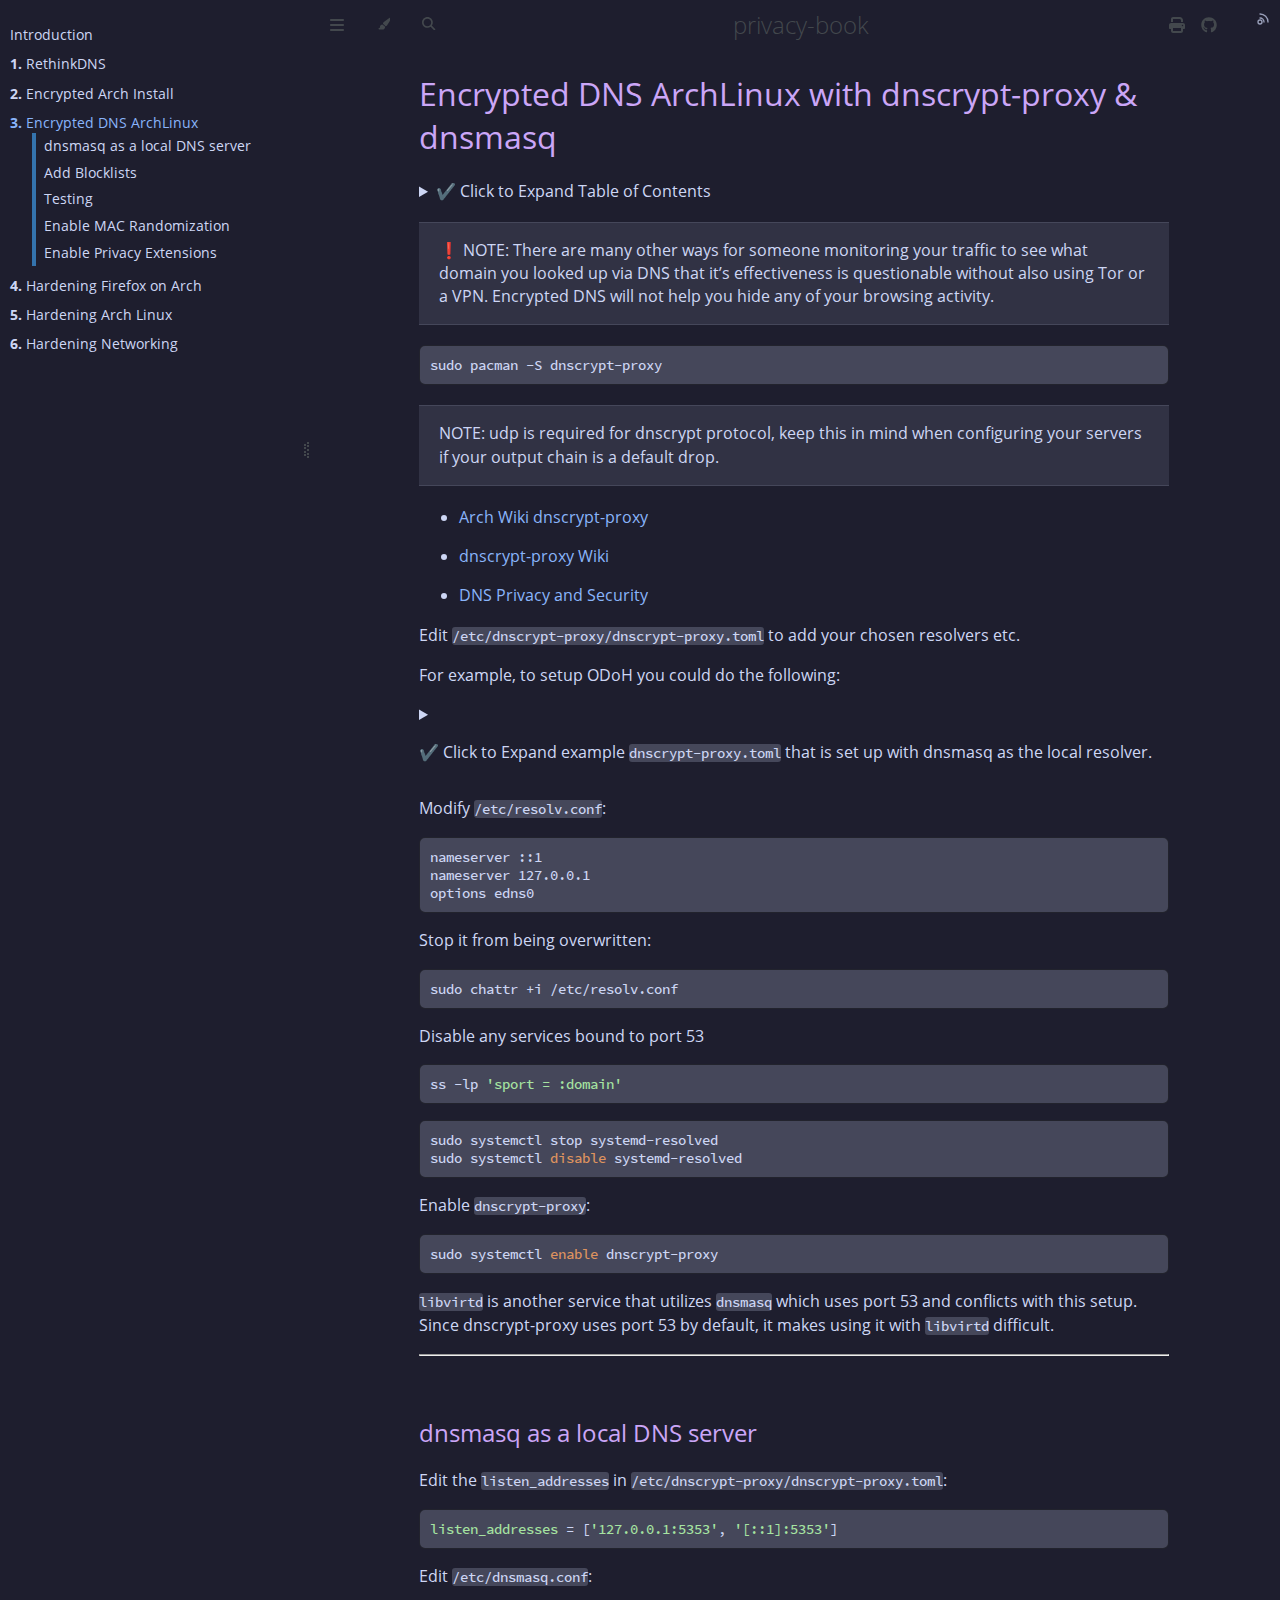
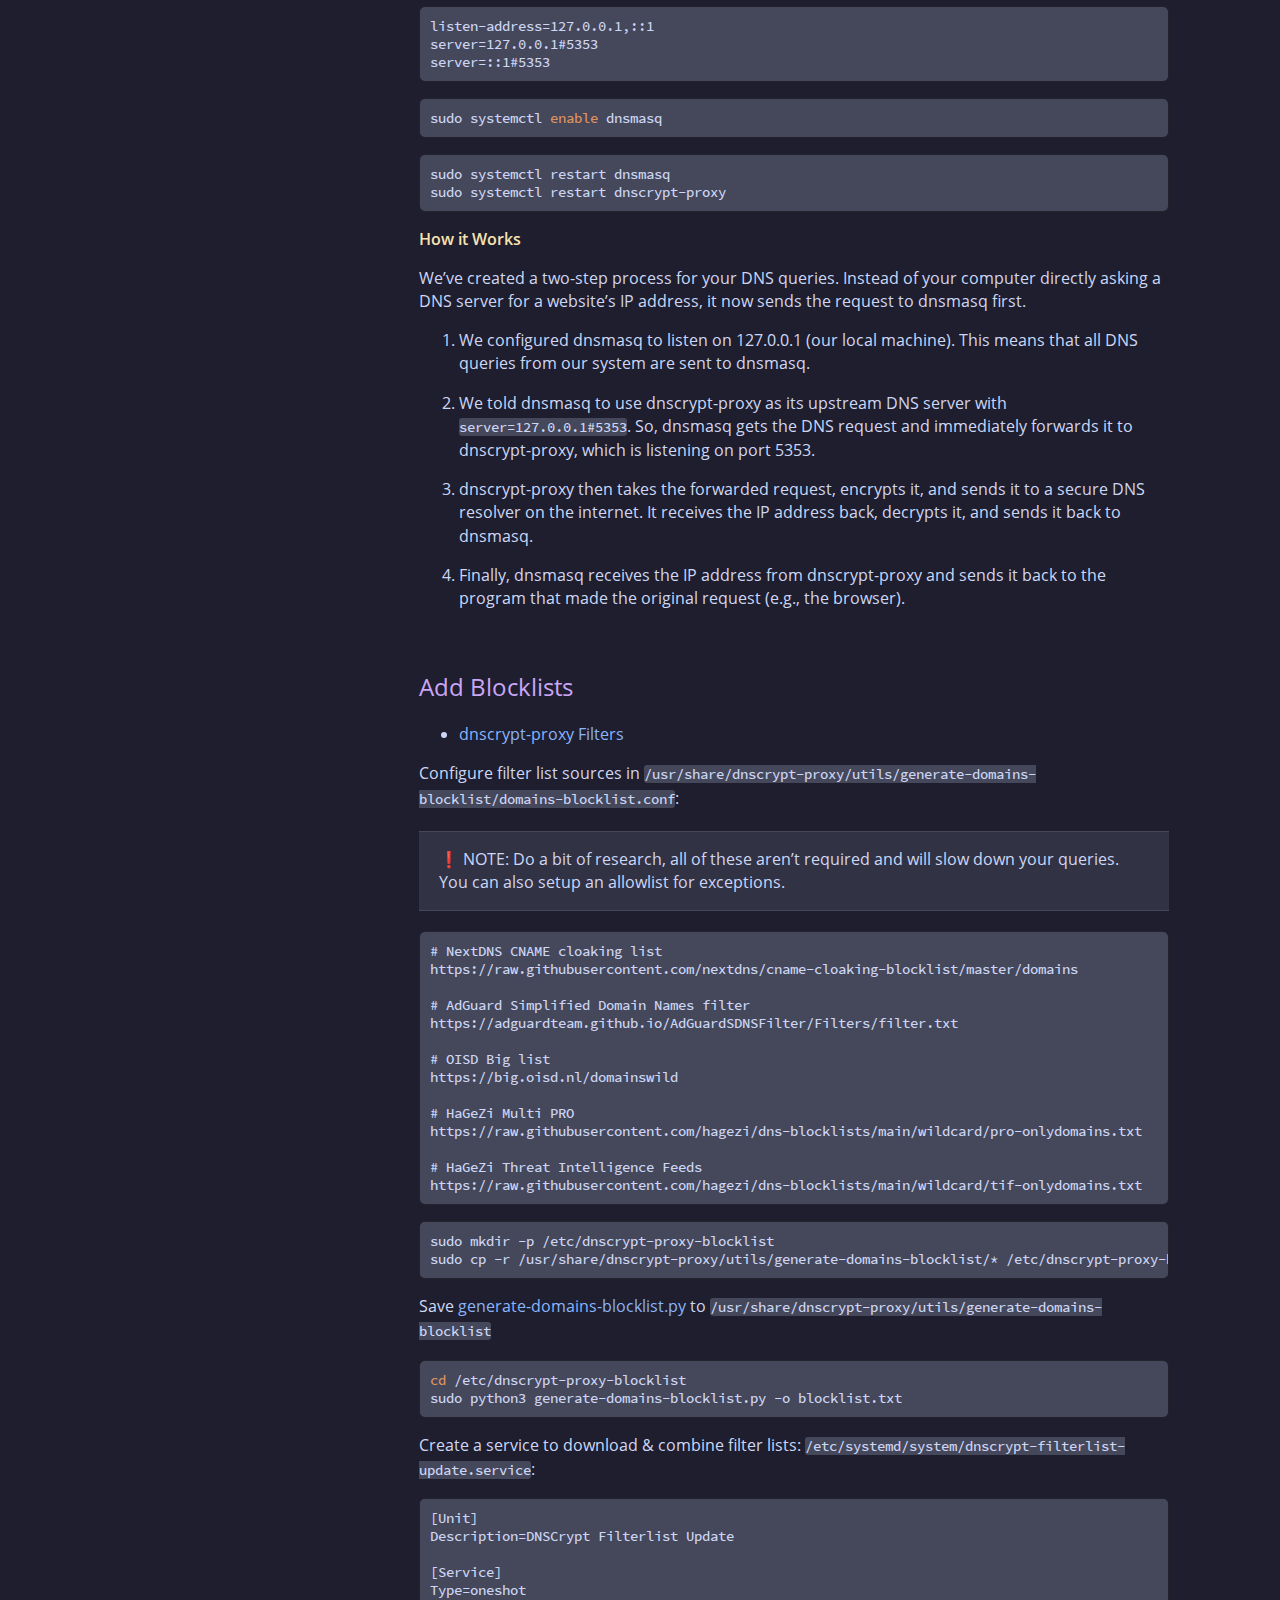
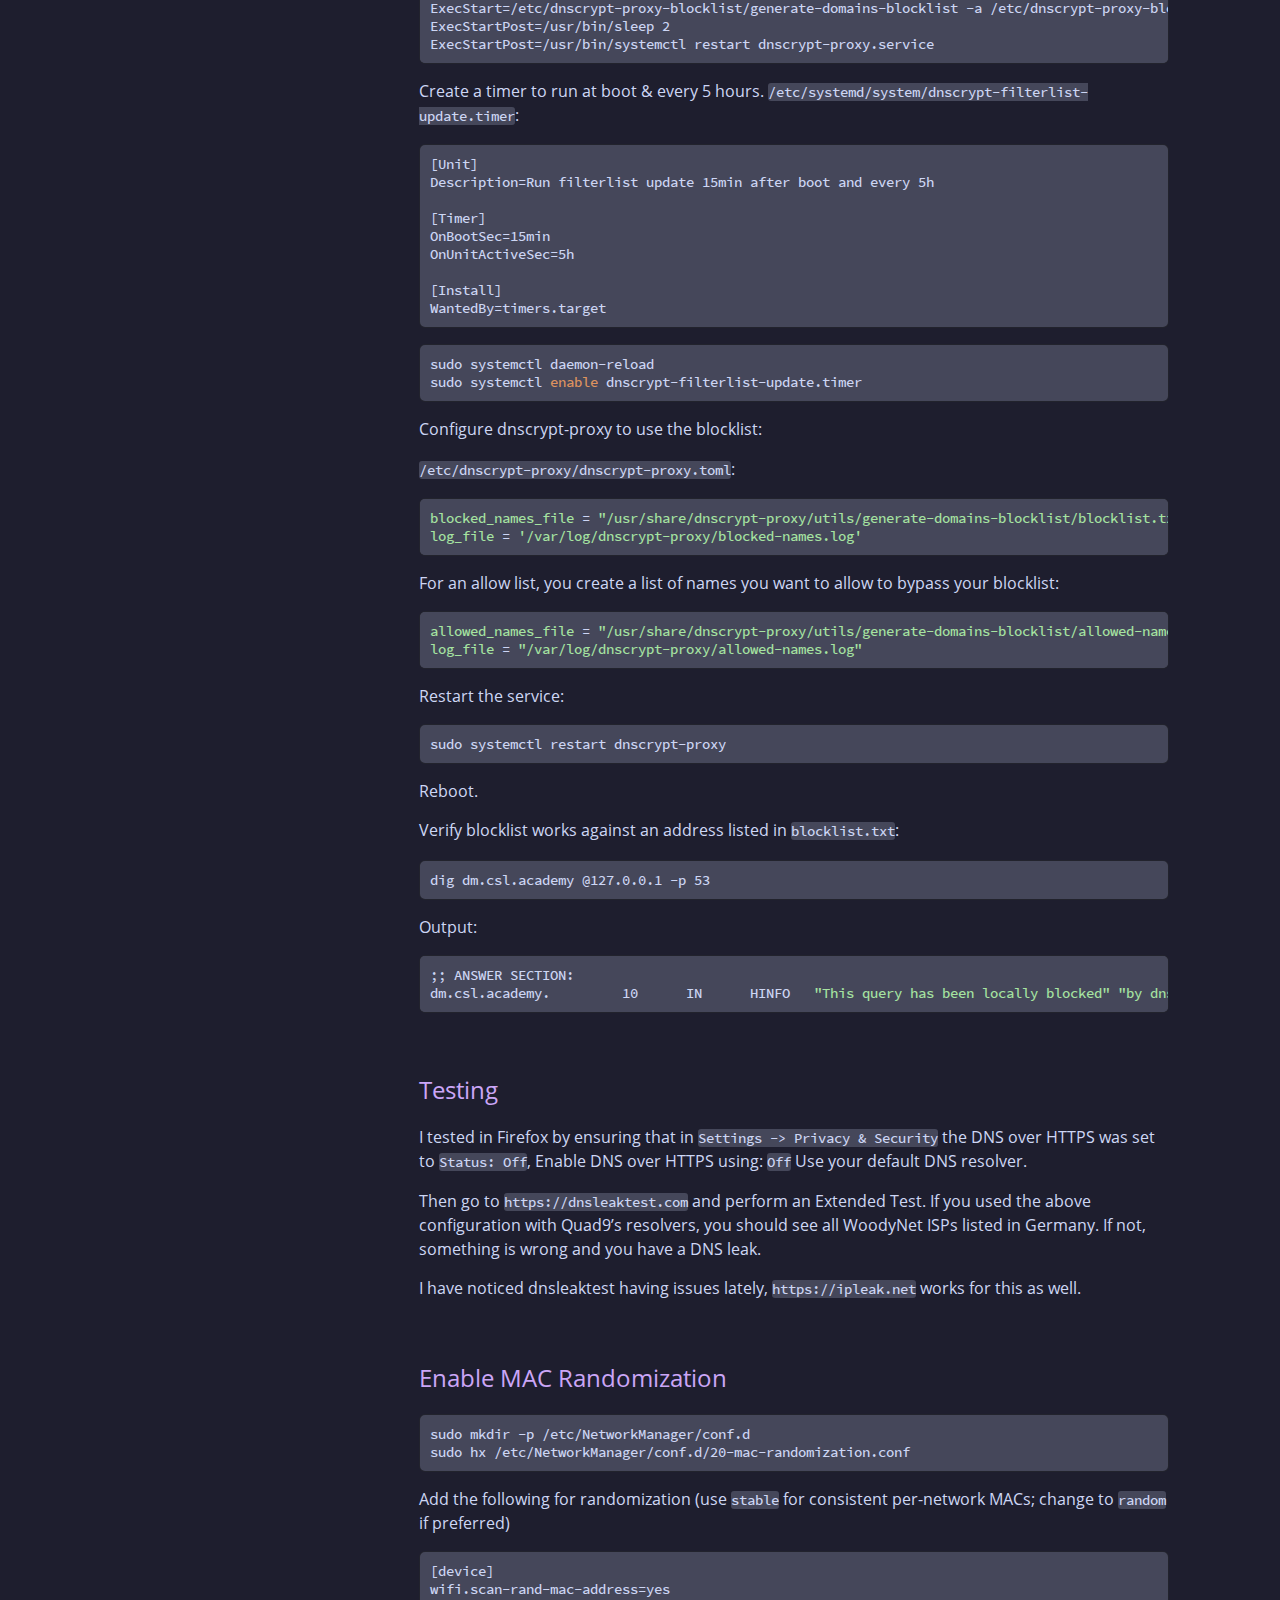
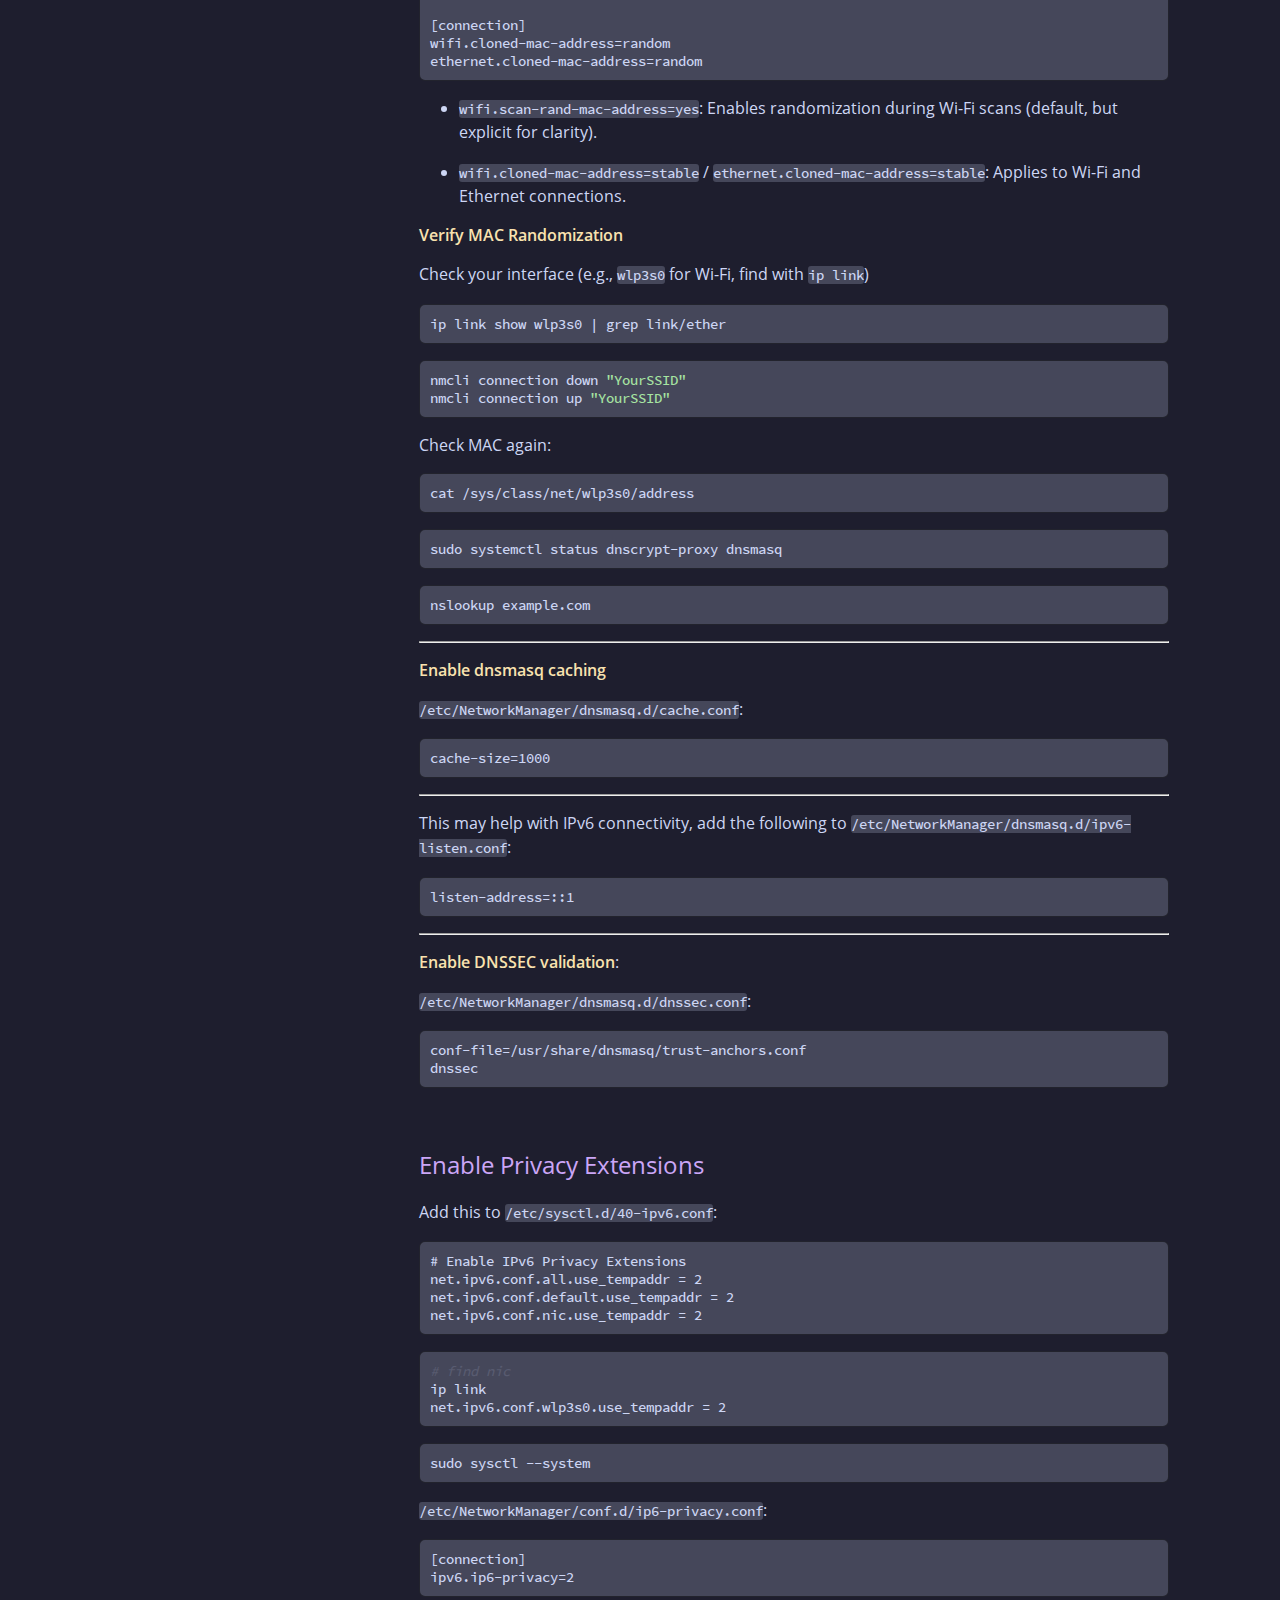
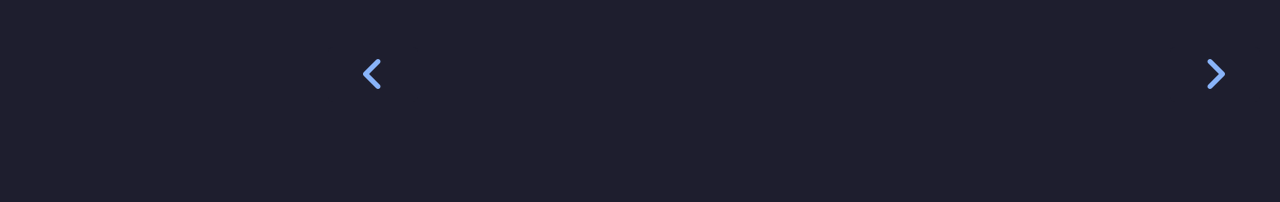
<file: arch/enc_dns.html>
<!DOCTYPE HTML>
<html lang="en" class="coal sidebar-visible" dir="ltr">
    <head>
        <!-- Book generated using mdBook -->
        <meta charset="UTF-8">
        <title>Encrypted DNS ArchLinux - privacy-book</title>


        <!-- Custom HTML head -->

        <meta name="description" content="">
        <meta name="viewport" content="width=device-width, initial-scale=1">
        <meta name="theme-color" content="#ffffff">

        <link rel="icon" href="../favicon-de23e50b.svg">
        <link rel="shortcut icon" href="../favicon-8114d1fc.png">
        <link rel="stylesheet" href="../css/variables-8adf115d.css">
        <link rel="stylesheet" href="../css/general-2459343d.css">
        <link rel="stylesheet" href="../css/chrome-ca6ed5dd.css">
        <link rel="stylesheet" href="../css/print-9e4910d8.css" media="print">

        <!-- Fonts -->
        <link rel="stylesheet" href="../fonts/fonts-9644e21d.css">

        <!-- Highlight.js Stylesheets -->
        <link rel="stylesheet" id="mdbook-highlight-css" href="../highlight-493f70e1.css">
        <link rel="stylesheet" id="mdbook-tomorrow-night-css" href="../tomorrow-night-4c0ae647.css">
        <link rel="stylesheet" id="mdbook-ayu-highlight-css" href="../ayu-highlight-3fdfc3ac.css">

        <!-- Custom theme stylesheets -->
        <link rel="stylesheet" href="../theme/header-buttons-af1bc2f9.css">
        <link rel="stylesheet" href="../theme/css/catppuccin-mocha-code-05792b31.css">


        <!-- Provide site root and default themes to javascript -->
        <script>
            const path_to_root = "../";
            const default_light_theme = "coal";
            const default_dark_theme = "navy";
            window.path_to_searchindex_js = "../searchindex-facc858c.js";
        </script>
        <!-- Start loading toc.js asap -->
        <script src="../toc-78eae84a.js"></script>
    </head>
    <body>
    <div id="mdbook-help-container">
        <div id="mdbook-help-popup">
            <h2 class="mdbook-help-title">Keyboard shortcuts</h2>
            <div>
                <p>Press <kbd>←</kbd> or <kbd>→</kbd> to navigate between chapters</p>
                <p>Press <kbd>S</kbd> or <kbd>/</kbd> to search in the book</p>
                <p>Press <kbd>?</kbd> to show this help</p>
                <p>Press <kbd>Esc</kbd> to hide this help</p>
            </div>
        </div>
    </div>
    <div id="mdbook-body-container">
        <!-- Work around some values being stored in localStorage wrapped in quotes -->
        <script>
            try {
                let theme = localStorage.getItem('mdbook-theme');
                let sidebar = localStorage.getItem('mdbook-sidebar');

                if (theme.startsWith('"') && theme.endsWith('"')) {
                    localStorage.setItem('mdbook-theme', theme.slice(1, theme.length - 1));
                }

                if (sidebar.startsWith('"') && sidebar.endsWith('"')) {
                    localStorage.setItem('mdbook-sidebar', sidebar.slice(1, sidebar.length - 1));
                }
            } catch (e) { }
        </script>

        <!-- Set the theme before any content is loaded, prevents flash -->
        <script>
            const default_theme = window.matchMedia("(prefers-color-scheme: dark)").matches ? default_dark_theme : default_light_theme;
            let theme;
            try { theme = localStorage.getItem('mdbook-theme'); } catch(e) { }
            if (theme === null || theme === undefined) { theme = default_theme; }
            const html = document.documentElement;
            html.classList.remove('coal')
            html.classList.add(theme);
            html.classList.add("js");
        </script>

        <input type="checkbox" id="mdbook-sidebar-toggle-anchor" class="hidden">

        <!-- Hide / unhide sidebar before it is displayed -->
        <script>
            let sidebar = null;
            const sidebar_toggle = document.getElementById("mdbook-sidebar-toggle-anchor");
            if (document.body.clientWidth >= 1080) {
                try { sidebar = localStorage.getItem('mdbook-sidebar'); } catch(e) { }
                sidebar = sidebar || 'visible';
            } else {
                sidebar = 'hidden';
                sidebar_toggle.checked = false;
            }
            if (sidebar === 'visible') {
                sidebar_toggle.checked = true;
            } else {
                html.classList.remove('sidebar-visible');
            }
        </script>

        <nav id="mdbook-sidebar" class="sidebar" aria-label="Table of contents">
            <!-- populated by js -->
            <mdbook-sidebar-scrollbox class="sidebar-scrollbox"></mdbook-sidebar-scrollbox>
            <noscript>
                <iframe class="sidebar-iframe-outer" src="../toc.html"></iframe>
            </noscript>
            <div id="mdbook-sidebar-resize-handle" class="sidebar-resize-handle">
                <div class="sidebar-resize-indicator"></div>
            </div>
        </nav>

        <div id="mdbook-page-wrapper" class="page-wrapper">

            <div class="page">
                <div id="mdbook-menu-bar-hover-placeholder"></div>
                <div id="mdbook-menu-bar" class="menu-bar sticky">
                    <div class="left-buttons">
                        <label id="mdbook-sidebar-toggle" class="icon-button" for="mdbook-sidebar-toggle-anchor" title="Toggle Table of Contents" aria-label="Toggle Table of Contents" aria-controls="mdbook-sidebar">
                            <span class=fa-svg><svg xmlns="http://www.w3.org/2000/svg" viewBox="0 0 448 512"><!--! Font Awesome Free 6.2.0 by @fontawesome - https://fontawesome.com License - https://fontawesome.com/license/free (Icons: CC BY 4.0, Fonts: SIL OFL 1.1, Code: MIT License) Copyright 2022 Fonticons, Inc. --><path d="M0 96C0 78.3 14.3 64 32 64H416c17.7 0 32 14.3 32 32s-14.3 32-32 32H32C14.3 128 0 113.7 0 96zM0 256c0-17.7 14.3-32 32-32H416c17.7 0 32 14.3 32 32s-14.3 32-32 32H32c-17.7 0-32-14.3-32-32zM448 416c0 17.7-14.3 32-32 32H32c-17.7 0-32-14.3-32-32s14.3-32 32-32H416c17.7 0 32 14.3 32 32z"/></svg></span>
                        </label>
                        <button id="mdbook-theme-toggle" class="icon-button" type="button" title="Change theme" aria-label="Change theme" aria-haspopup="true" aria-expanded="false" aria-controls="mdbook-theme-list">
                            <span class=fa-svg><svg xmlns="http://www.w3.org/2000/svg" viewBox="0 0 576 512"><!--! Font Awesome Free 6.2.0 by @fontawesome - https://fontawesome.com License - https://fontawesome.com/license/free (Icons: CC BY 4.0, Fonts: SIL OFL 1.1, Code: MIT License) Copyright 2022 Fonticons, Inc. --><path d="M371.3 367.1c27.3-3.9 51.9-19.4 67.2-42.9L600.2 74.1c12.6-19.5 9.4-45.3-7.6-61.2S549.7-4.4 531.1 9.6L294.4 187.2c-24 18-38.2 46.1-38.4 76.1L371.3 367.1zm-19.6 25.4l-116-104.4C175.9 290.3 128 339.6 128 400c0 3.9 .2 7.8 .6 11.6c1.8 17.5-10.2 36.4-27.8 36.4H96c-17.7 0-32 14.3-32 32s14.3 32 32 32H240c61.9 0 112-50.1 112-112c0-2.5-.1-5-.2-7.5z"/></svg></span>
                        </button>
                        <ul id="mdbook-theme-list" class="theme-popup" aria-label="Themes" role="menu">
                            <li role="none"><button role="menuitem" class="theme" id="mdbook-theme-default_theme">Auto</button></li>
                            <li role="none"><button role="menuitem" class="theme" id="mdbook-theme-light">Light</button></li>
                            <li role="none"><button role="menuitem" class="theme" id="mdbook-theme-rust">Rust</button></li>
                            <li role="none"><button role="menuitem" class="theme" id="mdbook-theme-coal">Coal</button></li>
                            <li role="none"><button role="menuitem" class="theme" id="mdbook-theme-navy">Navy</button></li>
                            <li role="none"><button role="menuitem" class="theme" id="mdbook-theme-ayu">Ayu</button></li>
                        </ul>
                        <button id="mdbook-search-toggle" class="icon-button" type="button" title="Search (`/`)" aria-label="Toggle Searchbar" aria-expanded="false" aria-keyshortcuts="/ s" aria-controls="mdbook-searchbar">
                            <span class=fa-svg><svg xmlns="http://www.w3.org/2000/svg" viewBox="0 0 512 512"><!--! Font Awesome Free 6.2.0 by @fontawesome - https://fontawesome.com License - https://fontawesome.com/license/free (Icons: CC BY 4.0, Fonts: SIL OFL 1.1, Code: MIT License) Copyright 2022 Fonticons, Inc. --><path d="M416 208c0 45.9-14.9 88.3-40 122.7L502.6 457.4c12.5 12.5 12.5 32.8 0 45.3s-32.8 12.5-45.3 0L330.7 376c-34.4 25.2-76.8 40-122.7 40C93.1 416 0 322.9 0 208S93.1 0 208 0S416 93.1 416 208zM208 352c79.5 0 144-64.5 144-144s-64.5-144-144-144S64 128.5 64 208s64.5 144 144 144z"/></svg></span>
                        </button>
                    </div>

                    <h1 class="menu-title">privacy-book</h1>

                    <div class="right-buttons">
                        <a href="../print.html" title="Print this book" aria-label="Print this book">
                            <span class=fa-svg id="print-button"><svg xmlns="http://www.w3.org/2000/svg" viewBox="0 0 512 512"><!--! Font Awesome Free 6.2.0 by @fontawesome - https://fontawesome.com License - https://fontawesome.com/license/free (Icons: CC BY 4.0, Fonts: SIL OFL 1.1, Code: MIT License) Copyright 2022 Fonticons, Inc. --><path d="M128 0C92.7 0 64 28.7 64 64v96h64V64H354.7L384 93.3V160h64V93.3c0-17-6.7-33.3-18.7-45.3L400 18.7C388 6.7 371.7 0 354.7 0H128zM384 352v32 64H128V384 368 352H384zm64 32h32c17.7 0 32-14.3 32-32V256c0-35.3-28.7-64-64-64H64c-35.3 0-64 28.7-64 64v96c0 17.7 14.3 32 32 32H64v64c0 35.3 28.7 64 64 64H384c35.3 0 64-28.7 64-64V384zm-16-88c-13.3 0-24-10.7-24-24s10.7-24 24-24s24 10.7 24 24s-10.7 24-24 24z"/></svg></span>
                        </a>
                        <a href="https://github.com/saylesss88/privacy-book.git" title="Git repository" aria-label="Git repository">
                            <span class=fa-svg><svg xmlns="http://www.w3.org/2000/svg" viewBox="0 0 496 512"><!--! Font Awesome Free 6.2.0 by @fontawesome - https://fontawesome.com License - https://fontawesome.com/license/free (Icons: CC BY 4.0, Fonts: SIL OFL 1.1, Code: MIT License) Copyright 2022 Fonticons, Inc. --><path d="M165.9 397.4c0 2-2.3 3.6-5.2 3.6-3.3.3-5.6-1.3-5.6-3.6 0-2 2.3-3.6 5.2-3.6 3-.3 5.6 1.3 5.6 3.6zm-31.1-4.5c-.7 2 1.3 4.3 4.3 4.9 2.6 1 5.6 0 6.2-2s-1.3-4.3-4.3-5.2c-2.6-.7-5.5.3-6.2 2.3zm44.2-1.7c-2.9.7-4.9 2.6-4.6 4.9.3 2 2.9 3.3 5.9 2.6 2.9-.7 4.9-2.6 4.6-4.6-.3-1.9-3-3.2-5.9-2.9zM244.8 8C106.1 8 0 113.3 0 252c0 110.9 69.8 205.8 169.5 239.2 12.8 2.3 17.3-5.6 17.3-12.1 0-6.2-.3-40.4-.3-61.4 0 0-70 15-84.7-29.8 0 0-11.4-29.1-27.8-36.6 0 0-22.9-15.7 1.6-15.4 0 0 24.9 2 38.6 25.8 21.9 38.6 58.6 27.5 72.9 20.9 2.3-16 8.8-27.1 16-33.7-55.9-6.2-112.3-14.3-112.3-110.5 0-27.5 7.6-41.3 23.6-58.9-2.6-6.5-11.1-33.3 2.6-67.9 20.9-6.5 69 27 69 27 20-5.6 41.5-8.5 62.8-8.5s42.8 2.9 62.8 8.5c0 0 48.1-33.6 69-27 13.7 34.7 5.2 61.4 2.6 67.9 16 17.7 25.8 31.5 25.8 58.9 0 96.5-58.9 104.2-114.8 110.5 9.2 7.9 17 22.9 17 46.4 0 33.7-.3 75.4-.3 83.6 0 6.5 4.6 14.4 17.3 12.1C428.2 457.8 496 362.9 496 252 496 113.3 383.5 8 244.8 8zM97.2 352.9c-1.3 1-1 3.3.7 5.2 1.6 1.6 3.9 2.3 5.2 1 1.3-1 1-3.3-.7-5.2-1.6-1.6-3.9-2.3-5.2-1zm-10.8-8.1c-.7 1.3.3 2.9 2.3 3.9 1.6 1 3.6.7 4.3-.7.7-1.3-.3-2.9-2.3-3.9-2-.6-3.6-.3-4.3.7zm32.4 35.6c-1.6 1.3-1 4.3 1.3 6.2 2.3 2.3 5.2 2.6 6.5 1 1.3-1.3.7-4.3-1.3-6.2-2.2-2.3-5.2-2.6-6.5-1zm-11.4-14.7c-1.6 1-1.6 3.6 0 5.9 1.6 2.3 4.3 3.3 5.6 2.3 1.6-1.3 1.6-3.9 0-6.2-1.4-2.3-4-3.3-5.6-2z"/></svg></span>
                        </a>

                    </div>
                </div>

                <div id="mdbook-search-wrapper" class="hidden">
                    <form id="mdbook-searchbar-outer" class="searchbar-outer">
                        <div class="search-wrapper">
                            <input type="search" id="mdbook-searchbar" name="searchbar" placeholder="Search this book ..." aria-controls="mdbook-searchresults-outer" aria-describedby="searchresults-header">
                            <div class="spinner-wrapper">
                                <span class=fa-svg id="fa-spin"><svg xmlns="http://www.w3.org/2000/svg" viewBox="0 0 512 512"><!--! Font Awesome Free 6.2.0 by @fontawesome - https://fontawesome.com License - https://fontawesome.com/license/free (Icons: CC BY 4.0, Fonts: SIL OFL 1.1, Code: MIT License) Copyright 2022 Fonticons, Inc. --><path d="M304 48c0-26.5-21.5-48-48-48s-48 21.5-48 48s21.5 48 48 48s48-21.5 48-48zm0 416c0-26.5-21.5-48-48-48s-48 21.5-48 48s21.5 48 48 48s48-21.5 48-48zM48 304c26.5 0 48-21.5 48-48s-21.5-48-48-48s-48 21.5-48 48s21.5 48 48 48zm464-48c0-26.5-21.5-48-48-48s-48 21.5-48 48s21.5 48 48 48s48-21.5 48-48zM142.9 437c18.7-18.7 18.7-49.1 0-67.9s-49.1-18.7-67.9 0s-18.7 49.1 0 67.9s49.1 18.7 67.9 0zm0-294.2c18.7-18.7 18.7-49.1 0-67.9S93.7 56.2 75 75s-18.7 49.1 0 67.9s49.1 18.7 67.9 0zM369.1 437c18.7 18.7 49.1 18.7 67.9 0s18.7-49.1 0-67.9s-49.1-18.7-67.9 0s-18.7 49.1 0 67.9z"/></svg></span>
                            </div>
                        </div>
                    </form>
                    <div id="mdbook-searchresults-outer" class="searchresults-outer hidden">
                        <div id="mdbook-searchresults-header" class="searchresults-header"></div>
                        <ul id="mdbook-searchresults">
                        </ul>
                    </div>
                </div>

                <!-- Apply ARIA attributes after the sidebar and the sidebar toggle button are added to the DOM -->
                <script>
                    document.getElementById('mdbook-sidebar-toggle').setAttribute('aria-expanded', sidebar === 'visible');
                    document.getElementById('mdbook-sidebar').setAttribute('aria-hidden', sidebar !== 'visible');
                    Array.from(document.querySelectorAll('#mdbook-sidebar a')).forEach(function(link) {
                        link.setAttribute('tabIndex', sidebar === 'visible' ? 0 : -1);
                    });
                </script>

                <div id="mdbook-content" class="content">
                    <main>
                        <h1 id="encrypted-dns-archlinux-with-dnscrypt-proxy--dnsmasq"><a class="header" href="#encrypted-dns-archlinux-with-dnscrypt-proxy--dnsmasq">Encrypted DNS ArchLinux with dnscrypt-proxy &amp; dnsmasq</a></h1>
<details>
<summary> ✔️ Click to Expand Table of Contents</summary>
<ul>
<li><a href="#dnsmasq-as-a-local-dns-server">dnsmasq as a local DNS server</a></li>
<li><a href="#add-blocklists">Add Blocklists</a></li>
<li><a href="#testing">Testing</a></li>
<li><a href="#enable-mac-randomization">Enable MAC Randomization</a></li>
<li><a href="#enable-privacy-extensions">Enable Privacy Extensions</a></li>
</ul>
</details>
<blockquote>
<p>❗ NOTE: There are many other ways for someone monitoring your traffic to see
what domain you looked up via DNS that it’s effectiveness is questionable
without also using Tor or a VPN. Encrypted DNS will not help you hide any of
your browsing activity.</p>
</blockquote>
<pre><code class="language-bash">sudo pacman -S dnscrypt-proxy
</code></pre>
<blockquote>
<p>NOTE: udp is required for dnscrypt protocol, keep this in mind when
configuring your servers if your output chain is a default drop.</p>
</blockquote>
<ul>
<li>
<p><a href="https://wiki.archlinux.org/title/Dnscrypt-proxy">Arch Wiki dnscrypt-proxy</a></p>
</li>
<li>
<p><a href="https://github.com/DNSCrypt/dnscrypt-proxy/wiki/Configuration">dnscrypt-proxy Wiki</a></p>
</li>
<li>
<p><a href="https://wiki.archlinux.org/title/Domain_name_resolution#Privacy_and_security">DNS Privacy and Security</a></p>
</li>
</ul>
<p>Edit <code>/etc/dnscrypt-proxy/dnscrypt-proxy.toml</code> to add your chosen resolvers etc.</p>
<p>For example, to setup ODoH you could do the following:</p>
<details>
<summary>
<p>✔️ Click to Expand example <code>dnscrypt-proxy.toml</code> that is set up with dnsmasq as
the local resolver.</p>
</summary>
<blockquote>
<p>❗️ This isn’t the whole file, only the parts that were changed.</p>
</blockquote>
<pre><code class="language-toml"># DNSCRYPT servers to be forwarded to anon-relays
# server_names = ['quad9-dnscrypt-ip6-nofilter-pri', 'quad9-dnscrypt-ip4-nofilter-pri', 'quad9-dnscrypt-ip6-nofilter-ecs-pri' ]
# ODoH servers to be forwarded to odoh-relays
server_names = [ 'odoh-cloudflare', 'odoh-snowstorm' ]

listen_addresses = ['127.0.0.1:53', '[::1]:53']

max_clients = 250

# Use servers reachable over IPv4
ipv4_servers = true

# Use servers reachable over IPv6 -- Do not enable if you don't have IPv6 connectivity
ipv6_servers = true

# Use servers implementing the DNSCrypt protocol
dnscrypt_servers = true

# Use servers implementing the DNS-over-HTTPS protocol
doh_servers = false

# Use servers implementing the Oblivious DoH protocol
odoh_servers = true

## Require servers defined by remote sources to satisfy specific properties

# Server must support DNS security extensions (DNSSEC)
require_dnssec = true

# Server must not log user queries (declarative)
require_nolog = true

# Server must not enforce its own blocklist (for parental control, ads blocking...)
require_nofilter = true

bootstrap_resolvers = ['9.9.9.11:53', '1.1.1.1:53']

fallback_resolvers = ['1.0.0.1:53', '9.9.9.9:53']

ignore_system_dns = true


[sources]

### An example of a remote source from https://github.com/DNSCrypt/dnscrypt-resolvers

# These are just lists of resolvers to choose from

[sources.public-resolvers]
urls = [
  'https://raw.githubusercontent.com/DNSCrypt/dnscrypt-resolvers/master/v3/public-resolvers.md',
  'https://download.dnscrypt.info/resolvers-list/v3/public-resolvers.md',
]
cache_file = '/var/cache/dnscrypt-proxy/public-resolvers.md'
minisign_key = 'RWQf6LRCGA9i53mlYecO4IzT51TGPpvWucNSCh1CBM0QTaLn73Y7GFO3'
refresh_delay = 73
prefix = ''

### Anonymized DNS relays

[sources.relays]
urls = [
  'https://raw.githubusercontent.com/DNSCrypt/dnscrypt-resolvers/master/v3/relays.md',
  'https://download.dnscrypt.info/resolvers-list/v3/relays.md',
]
cache_file = '/var/cache/dnscrypt-proxy/relays.md'
minisign_key = 'RWQf6LRCGA9i53mlYecO4IzT51TGPpvWucNSCh1CBM0QTaLn73Y7GFO3'
refresh_delay = 73
prefix = ''

### ODoH (Oblivious DoH) servers and relays

[sources.odoh-servers]
  urls = ['https://raw.githubusercontent.com/DNSCrypt/dnscrypt-resolvers/master/v3/odoh-servers.md', 'https://download.dnscrypt.info/resolvers-list/v3/odoh-servers.md']
  cache_file = '/var/cache/dnscrypt-proxy/odoh-servers.md'
  minisign_key = 'RWQf6LRCGA9i53mlYecO4IzT51TGPpvWucNSCh1CBM0QTaLn73Y7GFO3'
  refresh_delay = 73
  prefix = ''
[sources.odoh-relays]
  urls = ['https://raw.githubusercontent.com/DNSCrypt/dnscrypt-resolvers/master/v3/odoh-relays.md', 'https://download.dnscrypt.info/resolvers-list/v3/odoh-relays.md']
  cache_file = '/var/cache/dnscrypt-proxy/odoh-relays.md'
  minisign_key = 'RWQf6LRCGA9i53mlYecO4IzT51TGPpvWucNSCh1CBM0QTaLn73Y7GFO3'
  refresh_delay = 73
  prefix = ''

### Quad9

[sources.quad9-resolvers]
  urls = ['https://quad9.net/dnscrypt/quad9-resolvers.md', 'https://raw.githubusercontent.com/Quad9DNS/dnscrypt-settings/main/dnscrypt/quad9-resolvers.md']
  minisign_key = 'RWTp2E4t64BrL651lEiDLNon+DqzPG4jhZ97pfdNkcq1VDdocLKvl5FW'
  cache_file = '/var/cache/dnscrypt-proxy/quad9-resolvers.md'
  prefix = 'quad9-'

[anonymized_dns]

# ODoH Server/ODoH Relay settings
routes = [
    { server_name='odoh-snowstorm', via=['odohrelay-crypto-sx'] },
    { server_name='odoh-cloudflare', via=['odohrelay-crypto-sx'] }
]

# DNSCRYPT Server/Anon-Relay Settings
# routes = [
#   { server_name='quad9-dnscrypt-ip6-nofilter-pri', via=['anon-cs-berlin', 'anon-cs-dus6'] },
#   { server_name='quad9-dnscrypt-ip4-nofilter-pri', via=['sdns://gREzNy4xMjAuMjE3Ljc1OjQ0Mw'] },
#   { server_name='quad9-dnscrypt-ip6-nofilter-ecs-pri', via=['anon-cs-de', 'anon-cs-norway6'] }
# ]


## Skip resolvers incompatible with anonymization instead of using them directly
skip_incompatible = true
</code></pre>
<p>The only
<a href="https://github.com/DNSCrypt/dnscrypt-resolvers/blob/master/v3/odoh-relays.md">ODoH relay</a>
listed is <code>odohrelay-crypto-sx</code> so both ODoH servers are routed through the same
relay.</p>
<p>The commented out <code>server_names</code> and <code>routes</code> are for Anonymous relays, which
are different from oblivious relays and servers. Check the
<a href="https://github.com/DNSCrypt/dnscrypt-resolvers/blob/master/v3/relays.md">relays.md</a>
for different anon relays.</p>
<p>Resources:</p>
<details>
<summary> ✔️ Click to Expand Resources </summary>
<ul>
<li>
<p><a href="https://raw.githubusercontent.com/DNSCrypt/dnscrypt-resolvers/master/v3/public-resolvers.md">public-resolvers v3</a></p>
</li>
<li>
<p><a href="https://dnscrypt.info/public-servers/">dnscrypt public-servers</a></p>
</li>
<li>
<p><a href="https://github.com/DNSCrypt/dnscrypt-proxy/wiki/Oblivious-DoH">Oblivious DoH</a></p>
</li>
<li>
<p><a href="https://github.com/DNSCrypt/dnscrypt-resolvers/blob/master/v3/odoh-servers.md">List of public ODoH servers</a></p>
</li>
<li>
<p><a href="https://github.com/DNSCrypt/dnscrypt-resolvers/blob/master/v3/odoh-relays.md">List of public ODoH relays</a></p>
</li>
<li>
<p><a href="https://raw.githubusercontent.com/Quad9DNS/dnscrypt-settings/main/dnscrypt/quad9-resolvers.md">List of quad9-resolvers</a></p>
</li>
<li>
<p><a href="https://www.dnscry.pt/">dnscry.pt</a></p>
</li>
</ul>
</details>
</details>
<p>Modify <code>/etc/resolv.conf</code>:</p>
<pre><code class="language-conf">nameserver ::1
nameserver 127.0.0.1
options edns0
</code></pre>
<p>Stop it from being overwritten:</p>
<pre><code class="language-bash">sudo chattr +i /etc/resolv.conf
</code></pre>
<p>Disable any services bound to port 53</p>
<pre><code class="language-bash">ss -lp 'sport = :domain'
</code></pre>
<pre><code class="language-bash">sudo systemctl stop systemd-resolved
sudo systemctl disable systemd-resolved
</code></pre>
<p>Enable <code>dnscrypt-proxy</code>:</p>
<pre><code class="language-bash">sudo systemctl enable dnscrypt-proxy
</code></pre>
<p><code>libvirtd</code> is another service that utilizes <code>dnsmasq</code> which uses port 53 and
conflicts with this setup. Since dnscrypt-proxy uses port 53 by default, it
makes using it with <code>libvirtd</code> difficult.</p>
<hr>
<h2 id="dnsmasq-as-a-local-dns-server"><a class="header" href="#dnsmasq-as-a-local-dns-server">dnsmasq as a local DNS server</a></h2>
<p>Edit the <code>listen_addresses</code> in <code>/etc/dnscrypt-proxy/dnscrypt-proxy.toml</code>:</p>
<pre><code class="language-toml">listen_addresses = ['127.0.0.1:5353', '[::1]:5353']
</code></pre>
<p>Edit <code>/etc/dnsmasq.conf</code>:</p>
<pre><code class="language-conf">listen-address=127.0.0.1,::1
server=127.0.0.1#5353
server=::1#5353
</code></pre>
<pre><code class="language-bash">sudo systemctl enable dnsmasq
</code></pre>
<pre><code class="language-bash">sudo systemctl restart dnsmasq
sudo systemctl restart dnscrypt-proxy
</code></pre>
<p><strong>How it Works</strong></p>
<p>We’ve created a two-step process for your DNS queries. Instead of your computer
directly asking a DNS server for a website’s IP address, it now sends the
request to dnsmasq first.</p>
<ol>
<li>
<p>We configured dnsmasq to listen on 127.0.0.1 (our local machine). This means
that all DNS queries from our system are sent to dnsmasq.</p>
</li>
<li>
<p>We told dnsmasq to use dnscrypt-proxy as its upstream DNS server with
<code>server=127.0.0.1#5353</code>. So, dnsmasq gets the DNS request and immediately
forwards it to dnscrypt-proxy, which is listening on port 5353.</p>
</li>
<li>
<p>dnscrypt-proxy then takes the forwarded request, encrypts it, and sends it to
a secure DNS resolver on the internet. It receives the IP address back,
decrypts it, and sends it back to dnsmasq.</p>
</li>
<li>
<p>Finally, dnsmasq receives the IP address from dnscrypt-proxy and sends it
back to the program that made the original request (e.g., the browser).</p>
</li>
</ol>
<h2 id="add-blocklists"><a class="header" href="#add-blocklists">Add Blocklists</a></h2>
<ul>
<li><a href="https://github.com/DNSCrypt/dnscrypt-proxy/wiki/Filters">dnscrypt-proxy Filters</a></li>
</ul>
<p>Configure filter list sources in
<code>/usr/share/dnscrypt-proxy/utils/generate-domains-blocklist/domains-blocklist.conf</code>:</p>
<blockquote>
<p>❗️ NOTE: Do a bit of research, all of these aren’t required and will slow down
your queries. You can also setup an allowlist for exceptions.</p>
</blockquote>
<pre><code class="language-conf"># NextDNS CNAME cloaking list
https://raw.githubusercontent.com/nextdns/cname-cloaking-blocklist/master/domains

# AdGuard Simplified Domain Names filter
https://adguardteam.github.io/AdGuardSDNSFilter/Filters/filter.txt

# OISD Big list
https://big.oisd.nl/domainswild

# HaGeZi Multi PRO
https://raw.githubusercontent.com/hagezi/dns-blocklists/main/wildcard/pro-onlydomains.txt

# HaGeZi Threat Intelligence Feeds
https://raw.githubusercontent.com/hagezi/dns-blocklists/main/wildcard/tif-onlydomains.txt
</code></pre>
<pre><code class="language-bash">sudo mkdir -p /etc/dnscrypt-proxy-blocklist
sudo cp -r /usr/share/dnscrypt-proxy/utils/generate-domains-blocklist/* /etc/dnscrypt-proxy-blocklist/
</code></pre>
<p>Save
<a href="https://raw.githubusercontent.com/DNSCrypt/dnscrypt-proxy/master/utils/generate-domains-blocklist/generate-domains-blocklist.py">generate-domains-blocklist.py</a>
to <code>/usr/share/dnscrypt-proxy/utils/generate-domains-blocklist</code></p>
<pre><code class="language-bash">cd /etc/dnscrypt-proxy-blocklist
sudo python3 generate-domains-blocklist.py -o blocklist.txt
</code></pre>
<p>Create a service to download &amp; combine filter lists:
<code>/etc/systemd/system/dnscrypt-filterlist-update.service</code>:</p>
<pre><code class="language-.service">[Unit]
Description=DNSCrypt Filterlist Update

[Service]
Type=oneshot
ExecStart=/etc/dnscrypt-proxy-blocklist/generate-domains-blocklist -a /etc/dnscrypt-proxy-blocklist/domains-allowlist.txt -o /etc/dnscrypt-proxy-blocklist/blocklist.txt
ExecStartPost=/usr/bin/sleep 2
ExecStartPost=/usr/bin/systemctl restart dnscrypt-proxy.service
</code></pre>
<p>Create a timer to run at boot &amp; every 5 hours.
<code>/etc/systemd/system/dnscrypt-filterlist-update.timer</code>:</p>
<pre><code class="language-.timer">[Unit]
Description=Run filterlist update 15min after boot and every 5h

[Timer]
OnBootSec=15min
OnUnitActiveSec=5h

[Install]
WantedBy=timers.target
</code></pre>
<pre><code class="language-bash">sudo systemctl daemon-reload
sudo systemctl enable dnscrypt-filterlist-update.timer
</code></pre>
<p>Configure dnscrypt-proxy to use the blocklist:</p>
<p><code>/etc/dnscrypt-proxy/dnscrypt-proxy.toml</code>:</p>
<pre><code class="language-toml">blocked_names_file = "/usr/share/dnscrypt-proxy/utils/generate-domains-blocklist/blocklist.txt"
log_file = '/var/log/dnscrypt-proxy/blocked-names.log'
</code></pre>
<p>For an allow list, you create a list of names you want to allow to bypass your
blocklist:</p>
<pre><code class="language-toml">allowed_names_file = "/usr/share/dnscrypt-proxy/utils/generate-domains-blocklist/allowed-names.txt"
log_file = "/var/log/dnscrypt-proxy/allowed-names.log"
</code></pre>
<p>Restart the service:</p>
<pre><code class="language-bash">sudo systemctl restart dnscrypt-proxy
</code></pre>
<p>Reboot.</p>
<p>Verify blocklist works against an address listed in <code>blocklist.txt</code>:</p>
<pre><code class="language-bash">dig dm.csl.academy @127.0.0.1 -p 53
</code></pre>
<p>Output:</p>
<pre><code class="language-bash">;; ANSWER SECTION:
dm.csl.academy.         10      IN      HINFO   "This query has been locally blocked" "by dnscrypt-proxy"
</code></pre>
<h2 id="testing"><a class="header" href="#testing">Testing</a></h2>
<p>I tested in Firefox by ensuring that in <code>Settings -&gt; Privacy &amp; Security</code> the DNS
over HTTPS was set to <code>Status: Off</code>, Enable DNS over HTTPS using: <code>Off</code> Use your
default DNS resolver.</p>
<p>Then go to <code>https://dnsleaktest.com</code> and perform an Extended Test. If you used
the above configuration with Quad9’s resolvers, you should see all WoodyNet ISPs
listed in Germany. If not, something is wrong and you have a DNS leak.</p>
<p>I have noticed dnsleaktest having issues lately, <code>https://ipleak.net</code> works for
this as well.</p>
<h2 id="enable-mac-randomization"><a class="header" href="#enable-mac-randomization">Enable MAC Randomization</a></h2>
<pre><code class="language-bash">sudo mkdir -p /etc/NetworkManager/conf.d
sudo hx /etc/NetworkManager/conf.d/20-mac-randomization.conf
</code></pre>
<p>Add the following for randomization (use <code>stable</code> for consistent per-network
MACs; change to <code>random</code> if preferred)</p>
<pre><code class="language-conf">[device]
wifi.scan-rand-mac-address=yes

[connection]
wifi.cloned-mac-address=random
ethernet.cloned-mac-address=random
</code></pre>
<ul>
<li>
<p><code>wifi.scan-rand-mac-address=yes</code>: Enables randomization during Wi-Fi scans
(default, but explicit for clarity).</p>
</li>
<li>
<p><code>wifi.cloned-mac-address=stable</code> / <code>ethernet.cloned-mac-address=stable</code>:
Applies to Wi-Fi and Ethernet connections.</p>
</li>
</ul>
<p><strong>Verify MAC Randomization</strong></p>
<p>Check your interface (e.g., <code>wlp3s0</code> for Wi-Fi, find with <code>ip link</code>)</p>
<pre><code class="language-bash">ip link show wlp3s0 | grep link/ether
</code></pre>
<pre><code class="language-bash">nmcli connection down "YourSSID"
nmcli connection up "YourSSID"
</code></pre>
<p>Check MAC again:</p>
<pre><code class="language-bash">cat /sys/class/net/wlp3s0/address
</code></pre>
<pre><code class="language-bash">sudo systemctl status dnscrypt-proxy dnsmasq
</code></pre>
<pre><code class="language-bash">nslookup example.com
</code></pre>
<hr>
<p><strong>Enable dnsmasq caching</strong></p>
<p><code>/etc/NetworkManager/dnsmasq.d/cache.conf</code>:</p>
<pre><code class="language-conf">cache-size=1000
</code></pre>
<hr>
<p>This may help with IPv6 connectivity, add the following to
<code>/etc/NetworkManager/dnsmasq.d/ipv6-listen.conf</code>:</p>
<pre><code class="language-bash">listen-address=::1
</code></pre>
<hr>
<p><strong>Enable DNSSEC validation</strong>:</p>
<p><code>/etc/NetworkManager/dnsmasq.d/dnssec.conf</code>:</p>
<pre><code class="language-conf">conf-file=/usr/share/dnsmasq/trust-anchors.conf
dnssec
</code></pre>
<h2 id="enable-privacy-extensions"><a class="header" href="#enable-privacy-extensions">Enable Privacy Extensions</a></h2>
<p>Add this to <code>/etc/sysctl.d/40-ipv6.conf</code>:</p>
<pre><code class="language-conf"># Enable IPv6 Privacy Extensions
net.ipv6.conf.all.use_tempaddr = 2
net.ipv6.conf.default.use_tempaddr = 2
net.ipv6.conf.nic.use_tempaddr = 2
</code></pre>
<pre><code class="language-bash"># find nic
ip link
net.ipv6.conf.wlp3s0.use_tempaddr = 2
</code></pre>
<pre><code class="language-bash">sudo sysctl --system
</code></pre>
<p><code>/etc/NetworkManager/conf.d/ip6-privacy.conf</code>:</p>
<pre><code class="language-conf">[connection]
ipv6.ip6-privacy=2
</code></pre>

                    </main>

                    <nav class="nav-wrapper" aria-label="Page navigation">
                        <!-- Mobile navigation buttons -->
                            <a rel="prev" href="../arch/enc_install.html" class="mobile-nav-chapters previous" title="Previous chapter" aria-label="Previous chapter" aria-keyshortcuts="Left">
                                <span class=fa-svg><svg xmlns="http://www.w3.org/2000/svg" viewBox="0 0 320 512"><!--! Font Awesome Free 6.2.0 by @fontawesome - https://fontawesome.com License - https://fontawesome.com/license/free (Icons: CC BY 4.0, Fonts: SIL OFL 1.1, Code: MIT License) Copyright 2022 Fonticons, Inc. --><path d="M41.4 233.4c-12.5 12.5-12.5 32.8 0 45.3l160 160c12.5 12.5 32.8 12.5 45.3 0s12.5-32.8 0-45.3L109.3 256 246.6 118.6c12.5-12.5 12.5-32.8 0-45.3s-32.8-12.5-45.3 0l-160 160z"/></svg></span>
                            </a>

                            <a rel="next prefetch" href="../arch/hardening_firefox.html" class="mobile-nav-chapters next" title="Next chapter" aria-label="Next chapter" aria-keyshortcuts="Right">
                                <span class=fa-svg><svg xmlns="http://www.w3.org/2000/svg" viewBox="0 0 320 512"><!--! Font Awesome Free 6.2.0 by @fontawesome - https://fontawesome.com License - https://fontawesome.com/license/free (Icons: CC BY 4.0, Fonts: SIL OFL 1.1, Code: MIT License) Copyright 2022 Fonticons, Inc. --><path d="M278.6 233.4c12.5 12.5 12.5 32.8 0 45.3l-160 160c-12.5 12.5-32.8 12.5-45.3 0s-12.5-32.8 0-45.3L210.7 256 73.4 118.6c-12.5-12.5-12.5-32.8 0-45.3s32.8-12.5 45.3 0l160 160z"/></svg></span>
                            </a>

                        <div style="clear: both"></div>
                    </nav>
                </div>
            </div>

            <nav class="nav-wide-wrapper" aria-label="Page navigation">
                    <a rel="prev" href="../arch/enc_install.html" class="nav-chapters previous" title="Previous chapter" aria-label="Previous chapter" aria-keyshortcuts="Left">
                        <span class=fa-svg><svg xmlns="http://www.w3.org/2000/svg" viewBox="0 0 320 512"><!--! Font Awesome Free 6.2.0 by @fontawesome - https://fontawesome.com License - https://fontawesome.com/license/free (Icons: CC BY 4.0, Fonts: SIL OFL 1.1, Code: MIT License) Copyright 2022 Fonticons, Inc. --><path d="M41.4 233.4c-12.5 12.5-12.5 32.8 0 45.3l160 160c12.5 12.5 32.8 12.5 45.3 0s12.5-32.8 0-45.3L109.3 256 246.6 118.6c12.5-12.5 12.5-32.8 0-45.3s-32.8-12.5-45.3 0l-160 160z"/></svg></span>
                    </a>

                    <a rel="next prefetch" href="../arch/hardening_firefox.html" class="nav-chapters next" title="Next chapter" aria-label="Next chapter" aria-keyshortcuts="Right">
                        <span class=fa-svg><svg xmlns="http://www.w3.org/2000/svg" viewBox="0 0 320 512"><!--! Font Awesome Free 6.2.0 by @fontawesome - https://fontawesome.com License - https://fontawesome.com/license/free (Icons: CC BY 4.0, Fonts: SIL OFL 1.1, Code: MIT License) Copyright 2022 Fonticons, Inc. --><path d="M278.6 233.4c12.5 12.5 12.5 32.8 0 45.3l-160 160c-12.5 12.5-32.8 12.5-45.3 0s-12.5-32.8 0-45.3L210.7 256 73.4 118.6c-12.5-12.5-12.5-32.8 0-45.3s32.8-12.5 45.3 0l160 160z"/></svg></span>
                    </a>
            </nav>

        </div>

        <template id=fa-eye><span class=fa-svg><svg xmlns="http://www.w3.org/2000/svg" viewBox="0 0 576 512"><!--! Font Awesome Free 6.2.0 by @fontawesome - https://fontawesome.com License - https://fontawesome.com/license/free (Icons: CC BY 4.0, Fonts: SIL OFL 1.1, Code: MIT License) Copyright 2022 Fonticons, Inc. --><path d="M288 32c-80.8 0-145.5 36.8-192.6 80.6C48.6 156 17.3 208 2.5 243.7c-3.3 7.9-3.3 16.7 0 24.6C17.3 304 48.6 356 95.4 399.4C142.5 443.2 207.2 480 288 480s145.5-36.8 192.6-80.6c46.8-43.5 78.1-95.4 93-131.1c3.3-7.9 3.3-16.7 0-24.6c-14.9-35.7-46.2-87.7-93-131.1C433.5 68.8 368.8 32 288 32zM432 256c0 79.5-64.5 144-144 144s-144-64.5-144-144s64.5-144 144-144s144 64.5 144 144zM288 192c0 35.3-28.7 64-64 64c-11.5 0-22.3-3-31.6-8.4c-.2 2.8-.4 5.5-.4 8.4c0 53 43 96 96 96s96-43 96-96s-43-96-96-96c-2.8 0-5.6 .1-8.4 .4c5.3 9.3 8.4 20.1 8.4 31.6z"/></svg></span></template>
        <template id=fa-eye-slash><span class=fa-svg><svg xmlns="http://www.w3.org/2000/svg" viewBox="0 0 640 512"><!--! Font Awesome Free 6.2.0 by @fontawesome - https://fontawesome.com License - https://fontawesome.com/license/free (Icons: CC BY 4.0, Fonts: SIL OFL 1.1, Code: MIT License) Copyright 2022 Fonticons, Inc. --><path d="M38.8 5.1C28.4-3.1 13.3-1.2 5.1 9.2S-1.2 34.7 9.2 42.9l592 464c10.4 8.2 25.5 6.3 33.7-4.1s6.3-25.5-4.1-33.7L525.6 386.7c39.6-40.6 66.4-86.1 79.9-118.4c3.3-7.9 3.3-16.7 0-24.6c-14.9-35.7-46.2-87.7-93-131.1C465.5 68.8 400.8 32 320 32c-68.2 0-125 26.3-169.3 60.8L38.8 5.1zM223.1 149.5C248.6 126.2 282.7 112 320 112c79.5 0 144 64.5 144 144c0 24.9-6.3 48.3-17.4 68.7L408 294.5c5.2-11.8 8-24.8 8-38.5c0-53-43-96-96-96c-2.8 0-5.6 .1-8.4 .4c5.3 9.3 8.4 20.1 8.4 31.6c0 10.2-2.4 19.8-6.6 28.3l-90.3-70.8zm223.1 298L373 389.9c-16.4 6.5-34.3 10.1-53 10.1c-79.5 0-144-64.5-144-144c0-6.9 .5-13.6 1.4-20.2L83.1 161.5C60.3 191.2 44 220.8 34.5 243.7c-3.3 7.9-3.3 16.7 0 24.6c14.9 35.7 46.2 87.7 93 131.1C174.5 443.2 239.2 480 320 480c47.8 0 89.9-12.9 126.2-32.5z"/></svg></span></template>
        <template id=fa-copy><span class=fa-svg><svg xmlns="http://www.w3.org/2000/svg" viewBox="0 0 512 512"><!--! Font Awesome Free 6.2.0 by @fontawesome - https://fontawesome.com License - https://fontawesome.com/license/free (Icons: CC BY 4.0, Fonts: SIL OFL 1.1, Code: MIT License) Copyright 2022 Fonticons, Inc. --><path d="M502.6 70.63l-61.25-61.25C435.4 3.371 427.2 0 418.7 0H255.1c-35.35 0-64 28.66-64 64l.0195 256C192 355.4 220.7 384 256 384h192c35.2 0 64-28.8 64-64V93.25C512 84.77 508.6 76.63 502.6 70.63zM464 320c0 8.836-7.164 16-16 16H255.1c-8.838 0-16-7.164-16-16L239.1 64.13c0-8.836 7.164-16 16-16h128L384 96c0 17.67 14.33 32 32 32h47.1V320zM272 448c0 8.836-7.164 16-16 16H63.1c-8.838 0-16-7.164-16-16L47.98 192.1c0-8.836 7.164-16 16-16H160V128H63.99c-35.35 0-64 28.65-64 64l.0098 256C.002 483.3 28.66 512 64 512h192c35.2 0 64-28.8 64-64v-32h-47.1L272 448z"/></svg></span></template>
        <template id=fa-play><span class=fa-svg><svg xmlns="http://www.w3.org/2000/svg" viewBox="0 0 384 512"><!--! Font Awesome Free 6.2.0 by @fontawesome - https://fontawesome.com License - https://fontawesome.com/license/free (Icons: CC BY 4.0, Fonts: SIL OFL 1.1, Code: MIT License) Copyright 2022 Fonticons, Inc. --><path d="M73 39c-14.8-9.1-33.4-9.4-48.5-.9S0 62.6 0 80V432c0 17.4 9.4 33.4 24.5 41.9s33.7 8.1 48.5-.9L361 297c14.3-8.7 23-24.2 23-41s-8.7-32.2-23-41L73 39z"/></svg></span></template>
        <template id=fa-clock-rotate-left><span class=fa-svg><svg xmlns="http://www.w3.org/2000/svg" viewBox="0 0 512 512"><!--! Font Awesome Free 6.2.0 by @fontawesome - https://fontawesome.com License - https://fontawesome.com/license/free (Icons: CC BY 4.0, Fonts: SIL OFL 1.1, Code: MIT License) Copyright 2022 Fonticons, Inc. --><path d="M75 75L41 41C25.9 25.9 0 36.6 0 57.9V168c0 13.3 10.7 24 24 24H134.1c21.4 0 32.1-25.9 17-41l-30.8-30.8C155 85.5 203 64 256 64c106 0 192 86 192 192s-86 192-192 192c-40.8 0-78.6-12.7-109.7-34.4c-14.5-10.1-34.4-6.6-44.6 7.9s-6.6 34.4 7.9 44.6C151.2 495 201.7 512 256 512c141.4 0 256-114.6 256-256S397.4 0 256 0C185.3 0 121.3 28.7 75 75zm181 53c-13.3 0-24 10.7-24 24V256c0 6.4 2.5 12.5 7 17l72 72c9.4 9.4 24.6 9.4 33.9 0s9.4-24.6 0-33.9l-65-65V152c0-13.3-10.7-24-24-24z"/></svg></span></template>



        <script>
            window.playground_copyable = true;
        </script>


        <script src="../elasticlunr-ef4e11c1.min.js"></script>
        <script src="../mark-09e88c2c.min.js"></script>
        <script src="../searcher-c2a407aa.js"></script>

        <script src="../clipboard-1626706a.min.js"></script>
        <script src="../highlight-abc7f01d.js"></script>
        <script src="../book-a0b12cfe.js"></script>

        <!-- Custom JS scripts -->
        <script src="../theme/header-buttons-02f32270.js"></script>



    </div>
    </body>
</html>
</file>
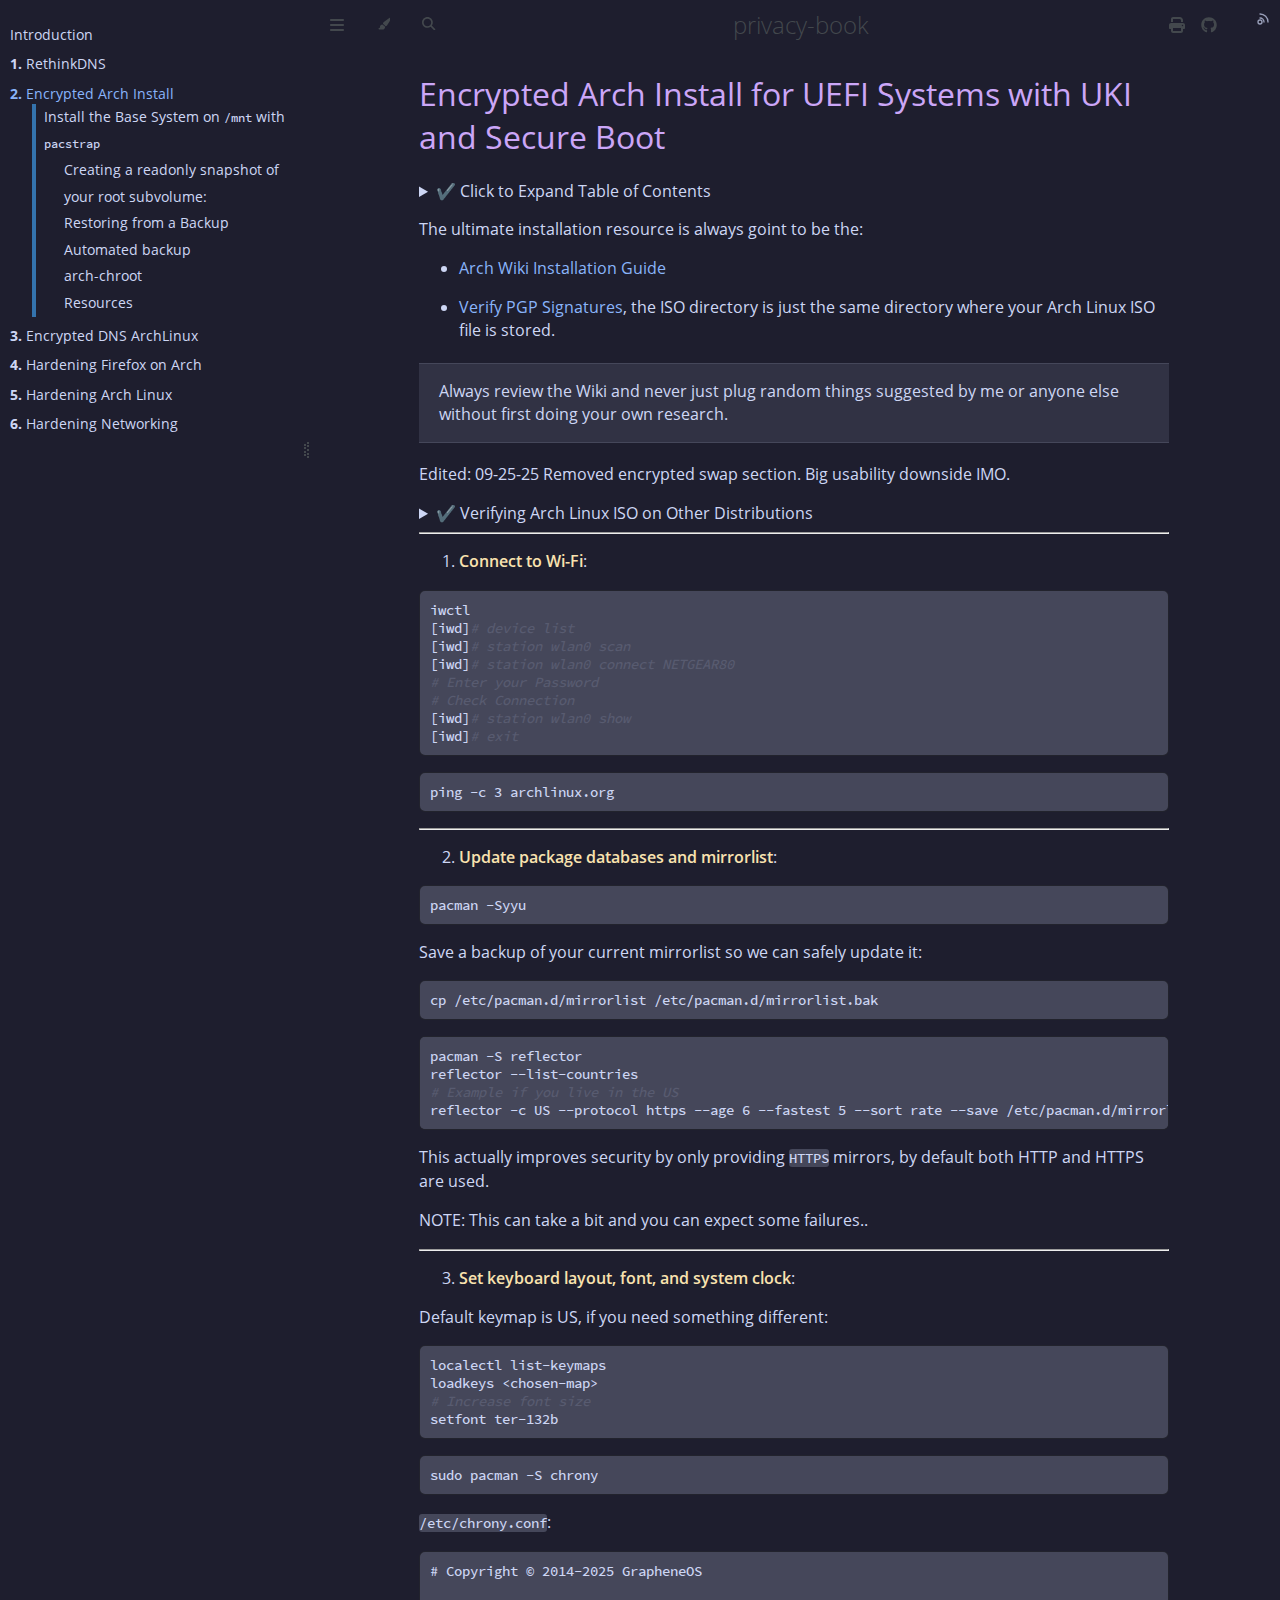
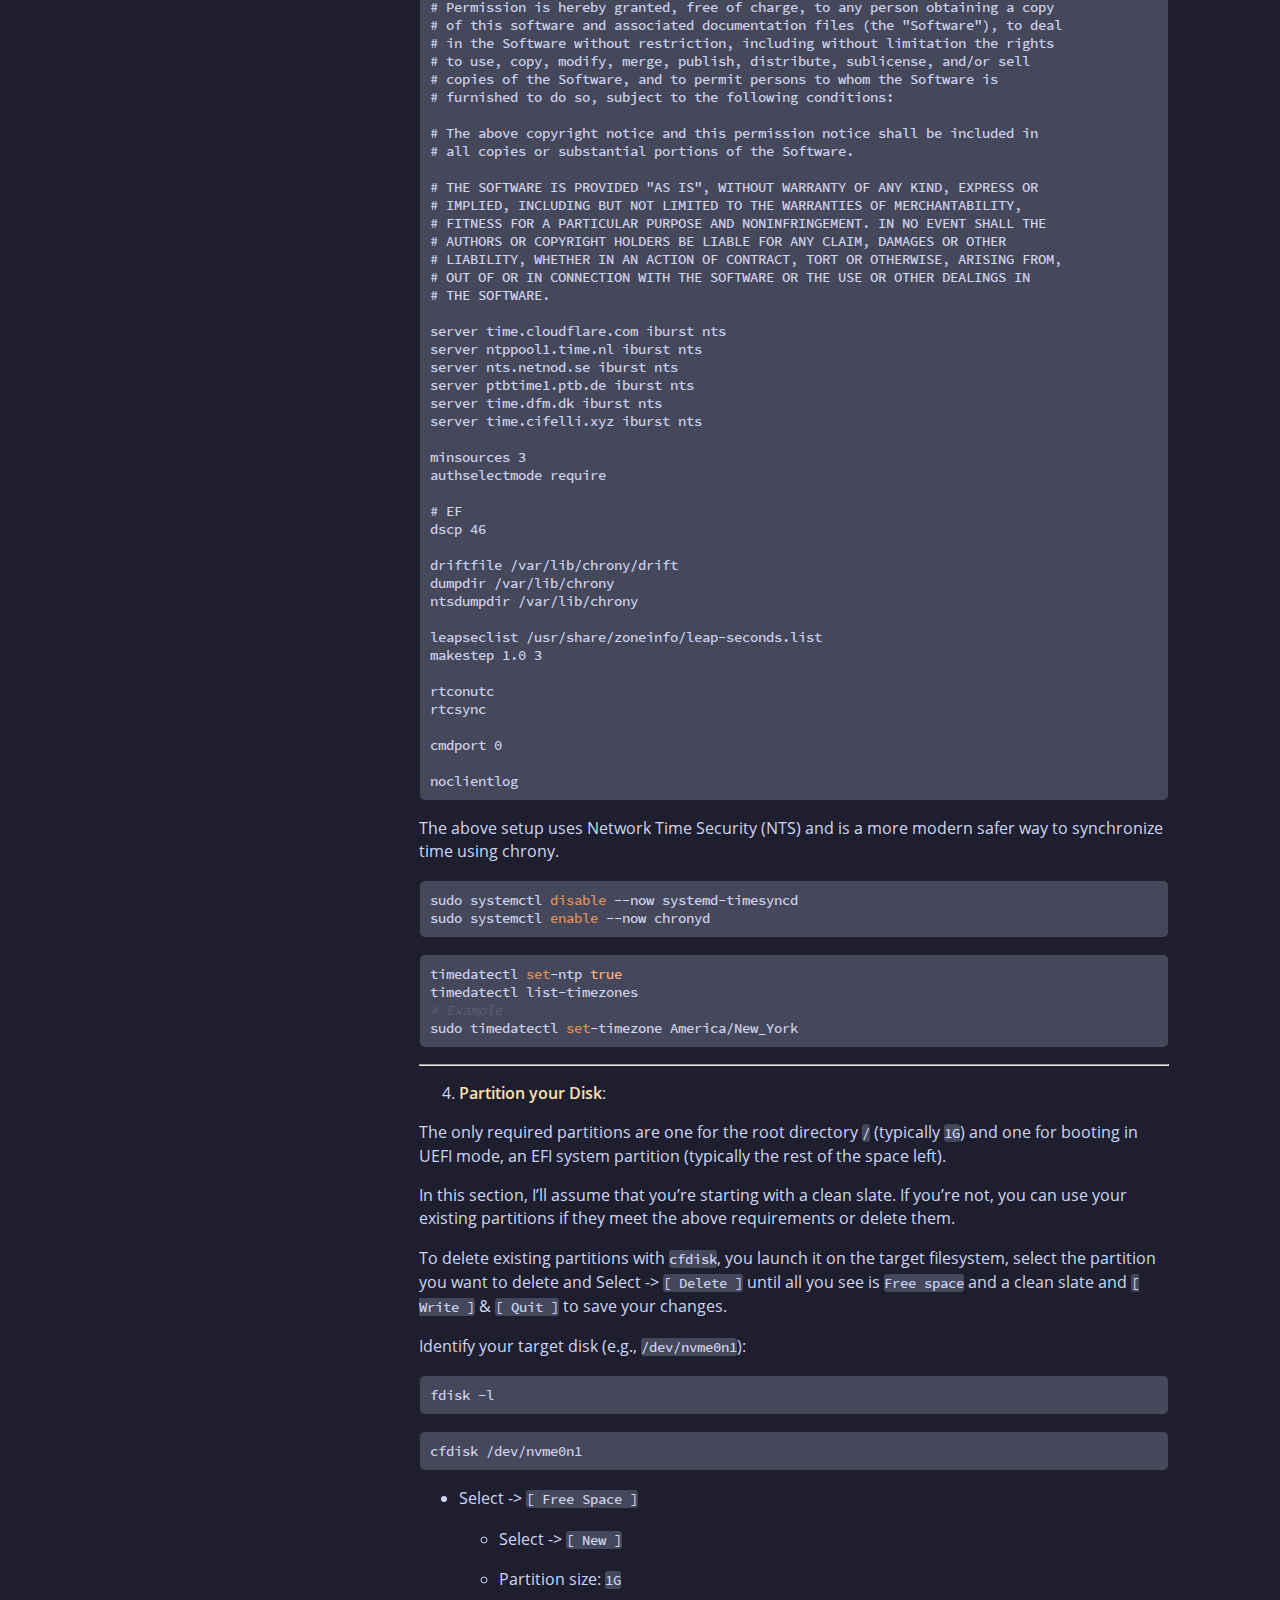
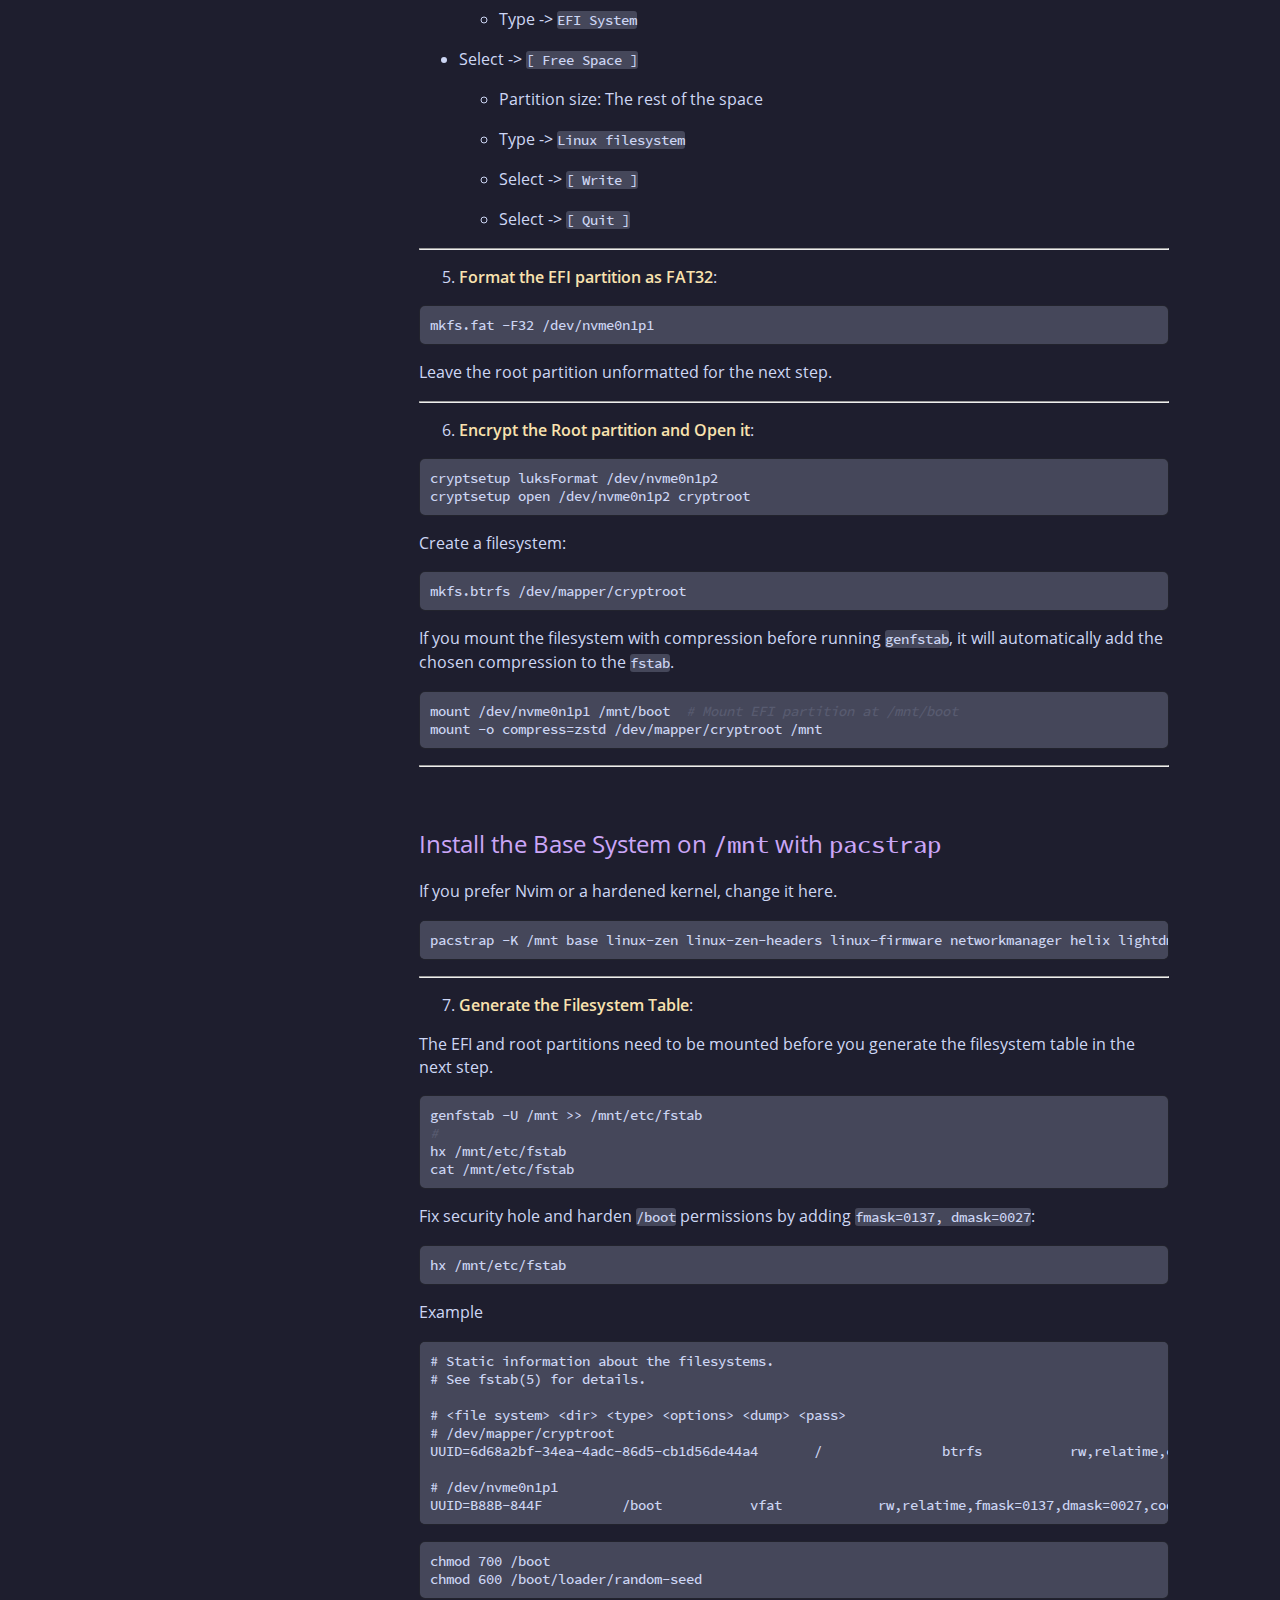
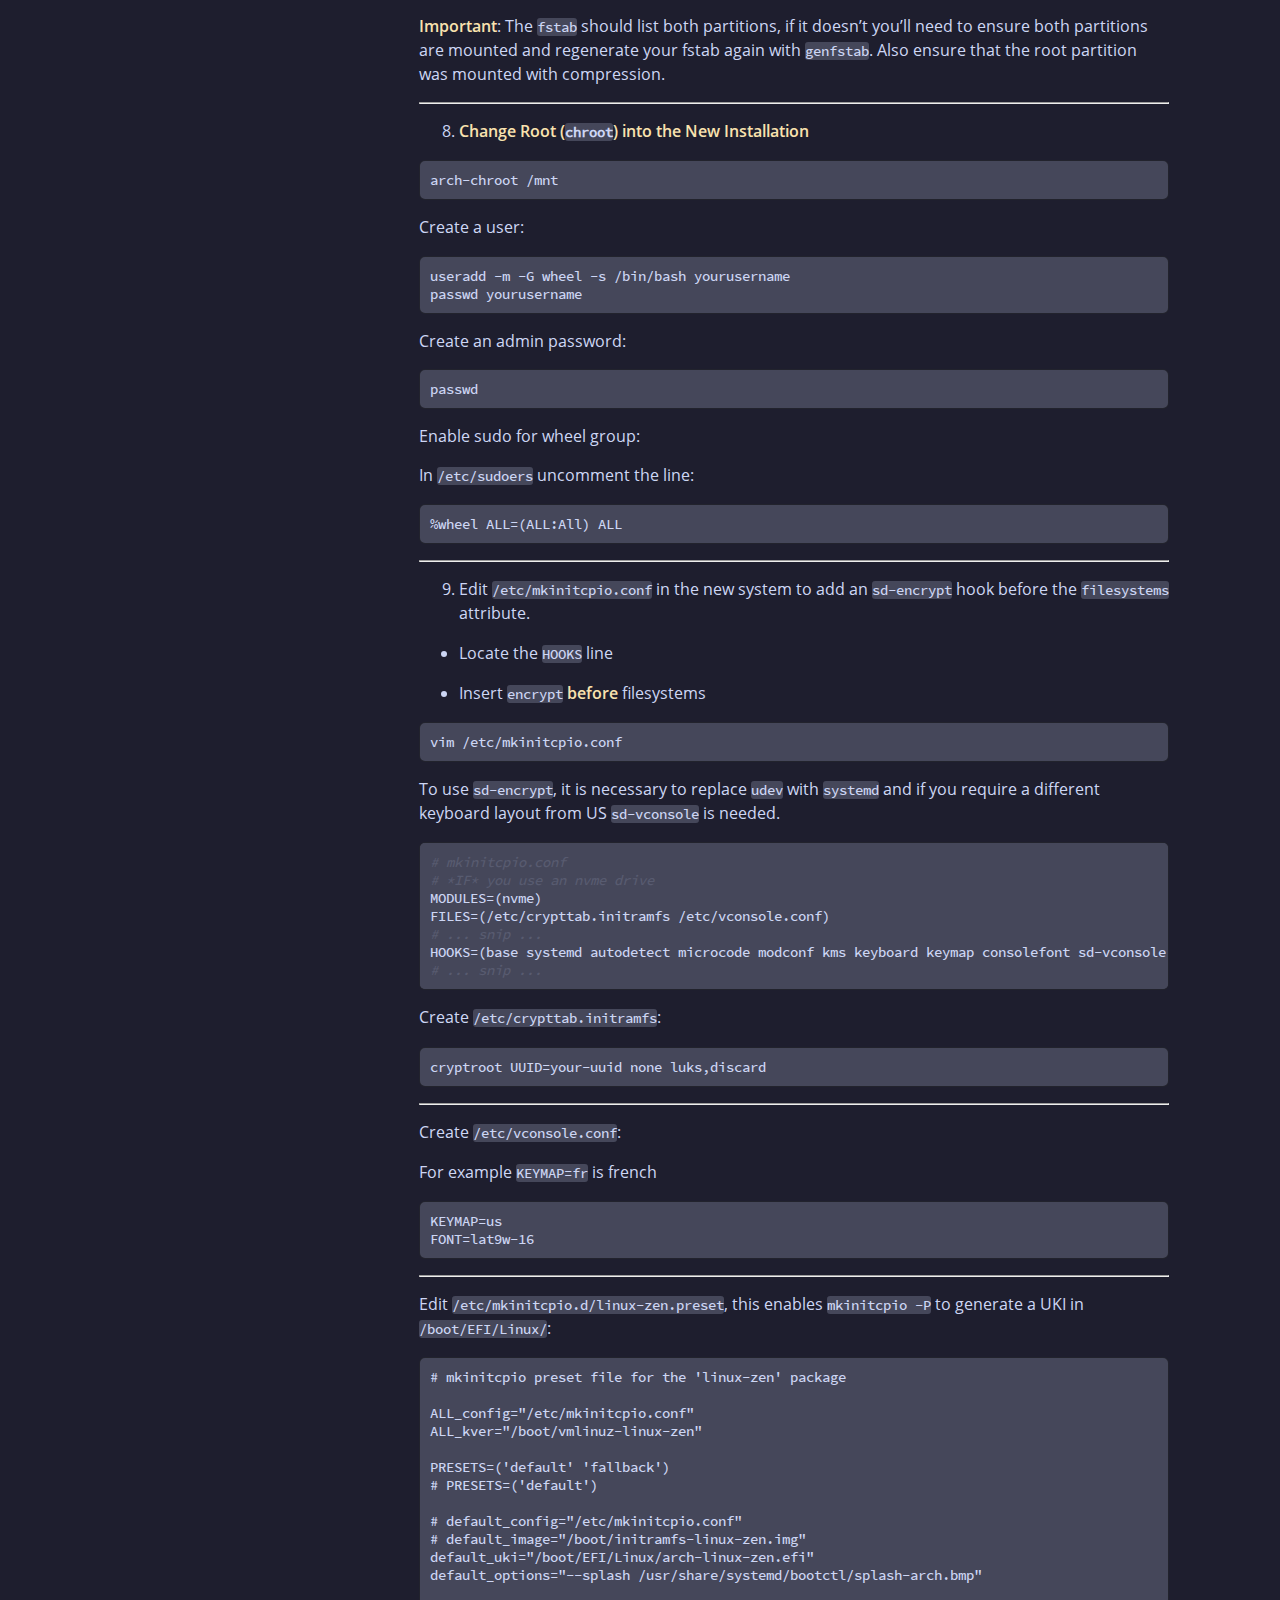
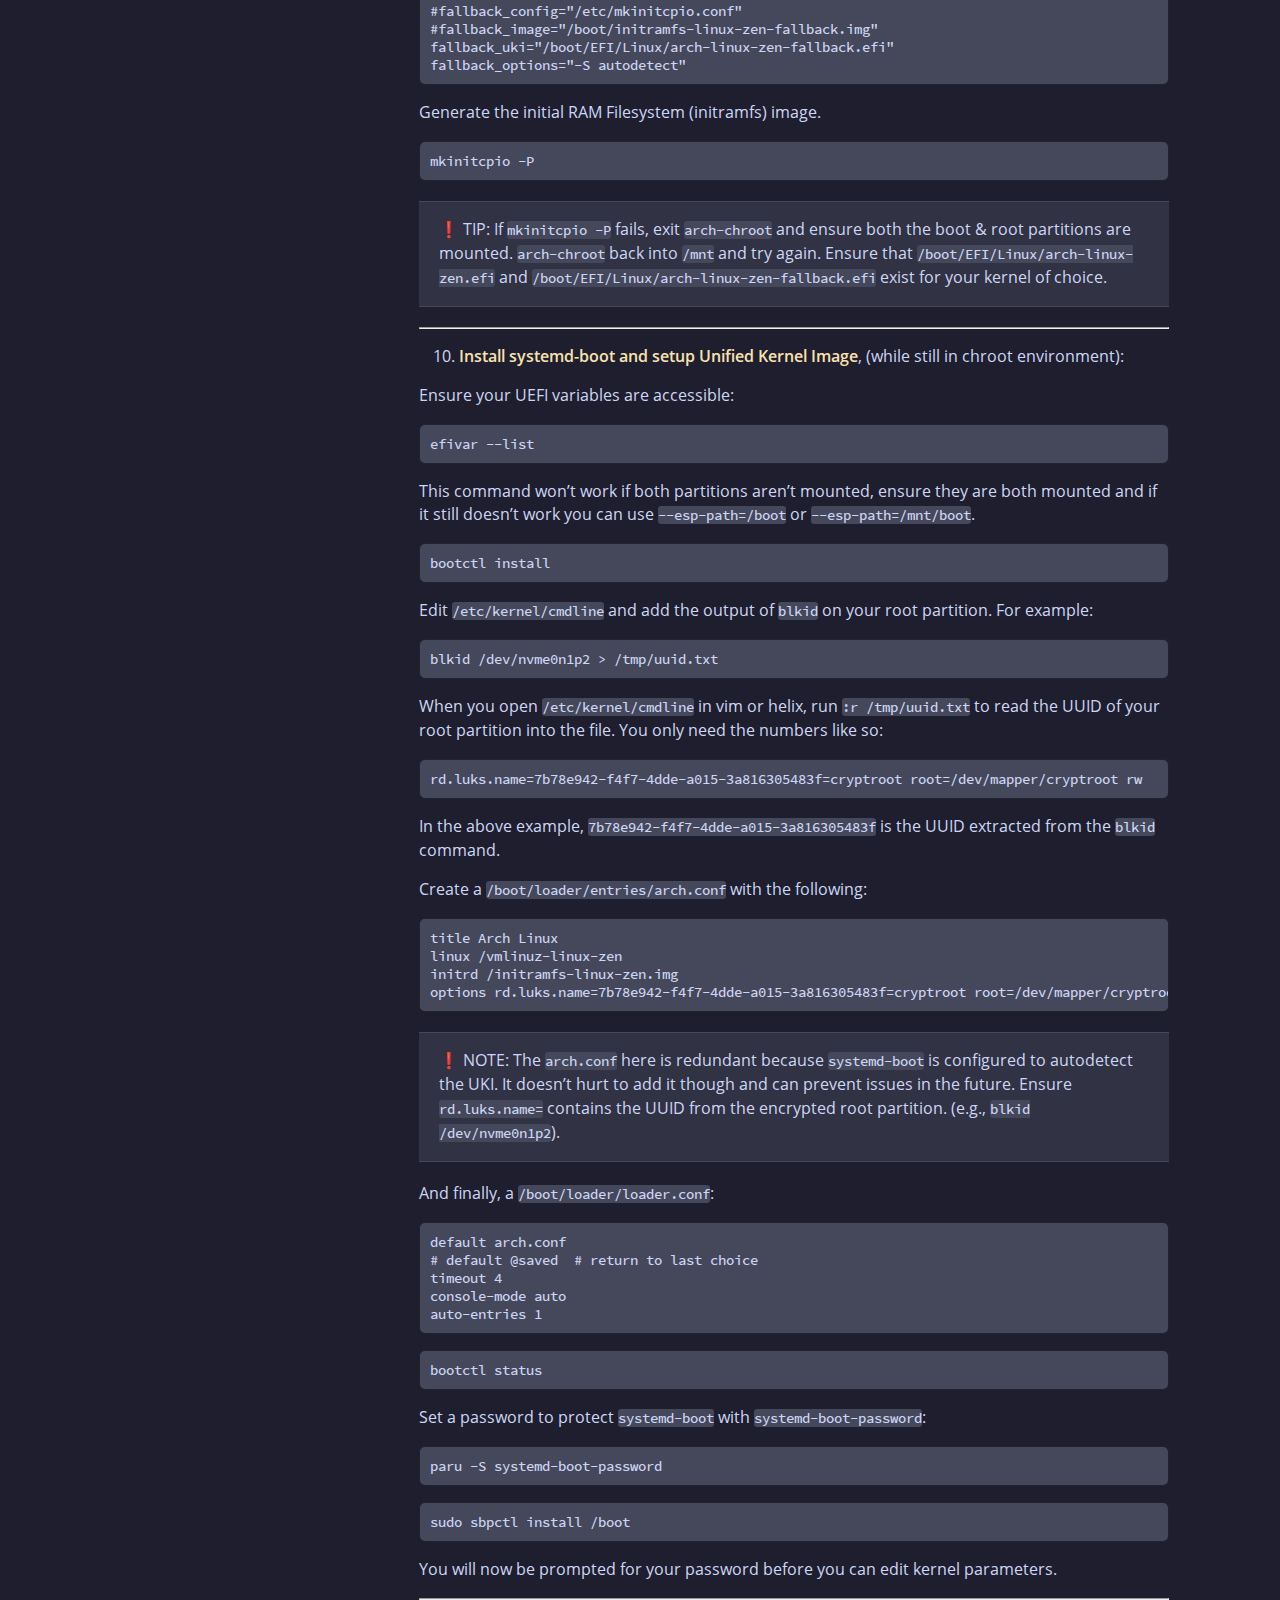
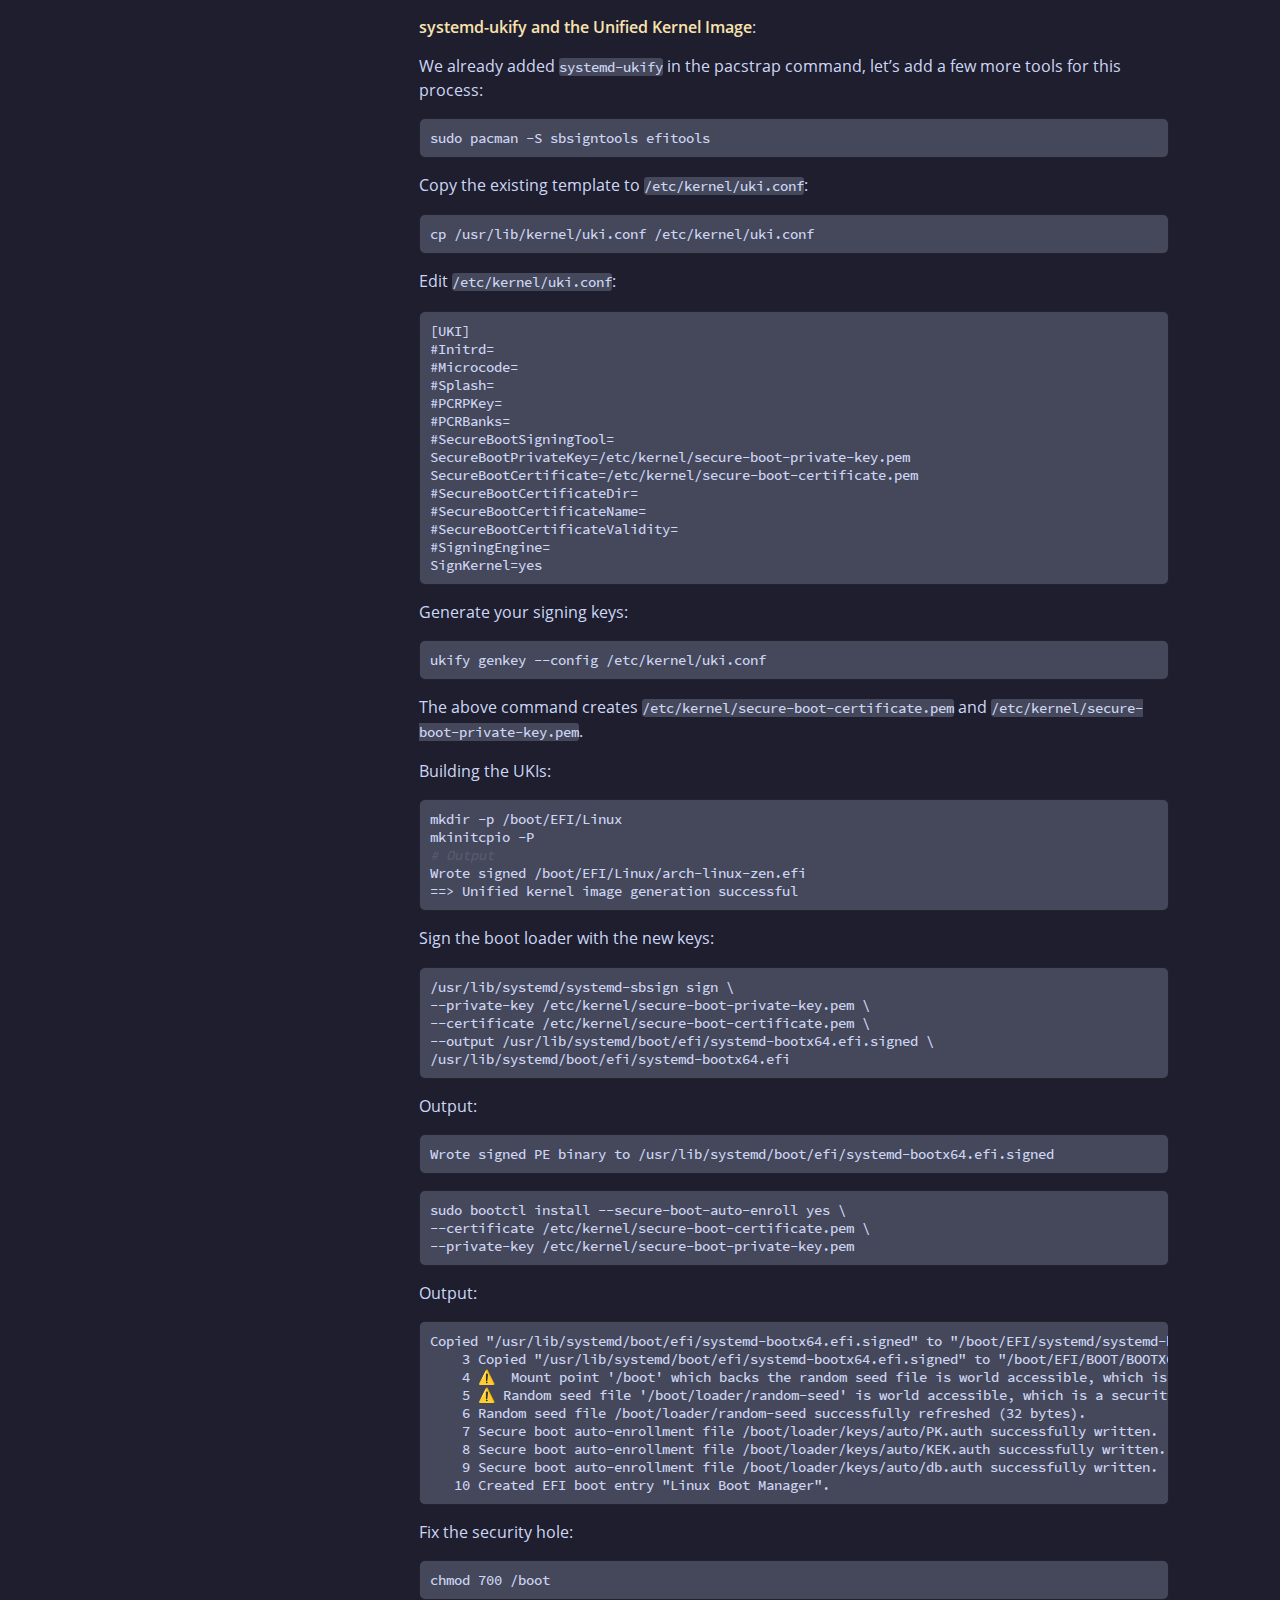
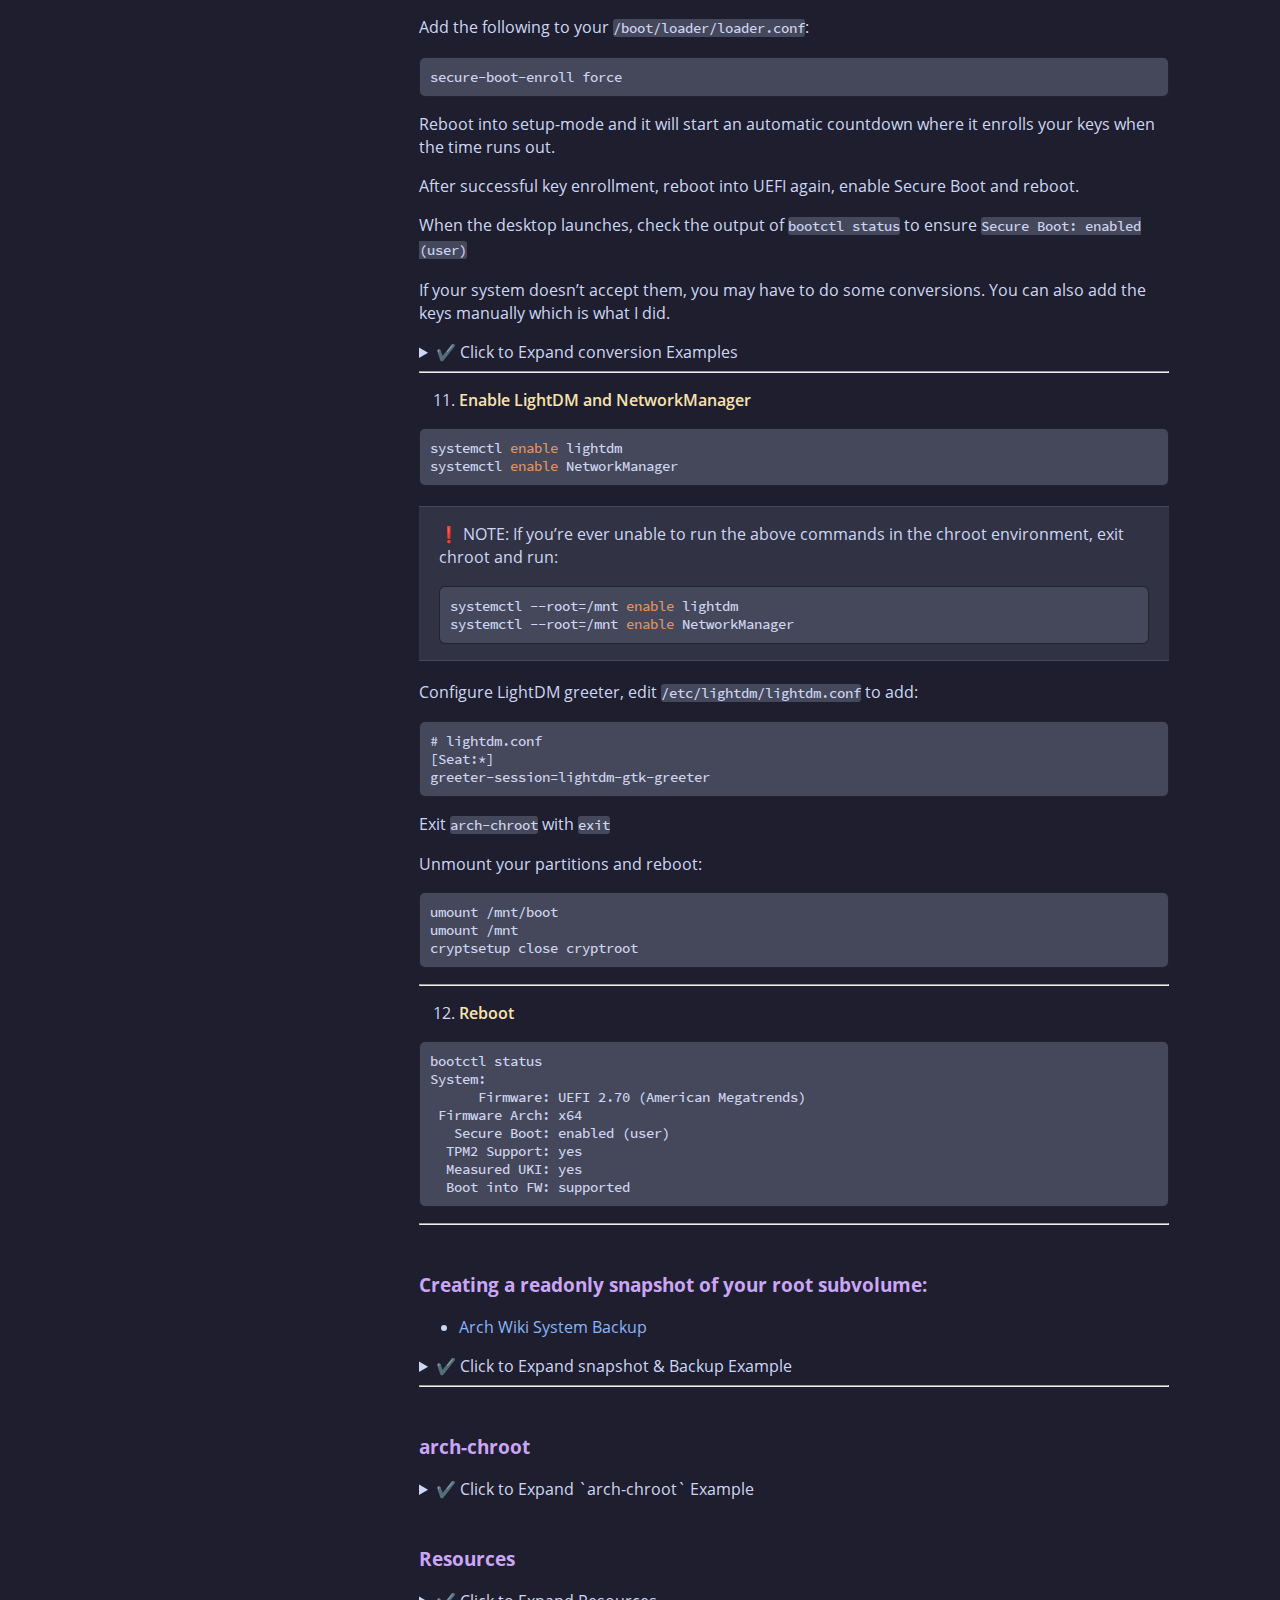
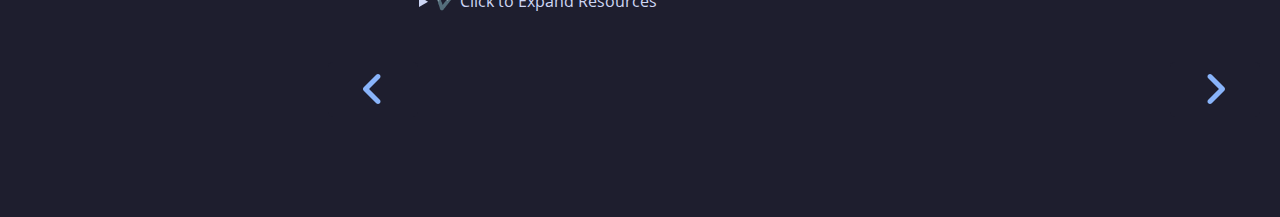
<file: arch/enc_install.html>
<!DOCTYPE HTML>
<html lang="en" class="coal sidebar-visible" dir="ltr">
    <head>
        <!-- Book generated using mdBook -->
        <meta charset="UTF-8">
        <title>Encrypted Arch Install - privacy-book</title>


        <!-- Custom HTML head -->

        <meta name="description" content="">
        <meta name="viewport" content="width=device-width, initial-scale=1">
        <meta name="theme-color" content="#ffffff">

        <link rel="icon" href="../favicon-de23e50b.svg">
        <link rel="shortcut icon" href="../favicon-8114d1fc.png">
        <link rel="stylesheet" href="../css/variables-8adf115d.css">
        <link rel="stylesheet" href="../css/general-2459343d.css">
        <link rel="stylesheet" href="../css/chrome-ca6ed5dd.css">
        <link rel="stylesheet" href="../css/print-9e4910d8.css" media="print">

        <!-- Fonts -->
        <link rel="stylesheet" href="../fonts/fonts-9644e21d.css">

        <!-- Highlight.js Stylesheets -->
        <link rel="stylesheet" id="mdbook-highlight-css" href="../highlight-493f70e1.css">
        <link rel="stylesheet" id="mdbook-tomorrow-night-css" href="../tomorrow-night-4c0ae647.css">
        <link rel="stylesheet" id="mdbook-ayu-highlight-css" href="../ayu-highlight-3fdfc3ac.css">

        <!-- Custom theme stylesheets -->
        <link rel="stylesheet" href="../theme/header-buttons-af1bc2f9.css">
        <link rel="stylesheet" href="../theme/css/catppuccin-mocha-code-05792b31.css">


        <!-- Provide site root and default themes to javascript -->
        <script>
            const path_to_root = "../";
            const default_light_theme = "coal";
            const default_dark_theme = "navy";
            window.path_to_searchindex_js = "../searchindex-facc858c.js";
        </script>
        <!-- Start loading toc.js asap -->
        <script src="../toc-78eae84a.js"></script>
    </head>
    <body>
    <div id="mdbook-help-container">
        <div id="mdbook-help-popup">
            <h2 class="mdbook-help-title">Keyboard shortcuts</h2>
            <div>
                <p>Press <kbd>←</kbd> or <kbd>→</kbd> to navigate between chapters</p>
                <p>Press <kbd>S</kbd> or <kbd>/</kbd> to search in the book</p>
                <p>Press <kbd>?</kbd> to show this help</p>
                <p>Press <kbd>Esc</kbd> to hide this help</p>
            </div>
        </div>
    </div>
    <div id="mdbook-body-container">
        <!-- Work around some values being stored in localStorage wrapped in quotes -->
        <script>
            try {
                let theme = localStorage.getItem('mdbook-theme');
                let sidebar = localStorage.getItem('mdbook-sidebar');

                if (theme.startsWith('"') && theme.endsWith('"')) {
                    localStorage.setItem('mdbook-theme', theme.slice(1, theme.length - 1));
                }

                if (sidebar.startsWith('"') && sidebar.endsWith('"')) {
                    localStorage.setItem('mdbook-sidebar', sidebar.slice(1, sidebar.length - 1));
                }
            } catch (e) { }
        </script>

        <!-- Set the theme before any content is loaded, prevents flash -->
        <script>
            const default_theme = window.matchMedia("(prefers-color-scheme: dark)").matches ? default_dark_theme : default_light_theme;
            let theme;
            try { theme = localStorage.getItem('mdbook-theme'); } catch(e) { }
            if (theme === null || theme === undefined) { theme = default_theme; }
            const html = document.documentElement;
            html.classList.remove('coal')
            html.classList.add(theme);
            html.classList.add("js");
        </script>

        <input type="checkbox" id="mdbook-sidebar-toggle-anchor" class="hidden">

        <!-- Hide / unhide sidebar before it is displayed -->
        <script>
            let sidebar = null;
            const sidebar_toggle = document.getElementById("mdbook-sidebar-toggle-anchor");
            if (document.body.clientWidth >= 1080) {
                try { sidebar = localStorage.getItem('mdbook-sidebar'); } catch(e) { }
                sidebar = sidebar || 'visible';
            } else {
                sidebar = 'hidden';
                sidebar_toggle.checked = false;
            }
            if (sidebar === 'visible') {
                sidebar_toggle.checked = true;
            } else {
                html.classList.remove('sidebar-visible');
            }
        </script>

        <nav id="mdbook-sidebar" class="sidebar" aria-label="Table of contents">
            <!-- populated by js -->
            <mdbook-sidebar-scrollbox class="sidebar-scrollbox"></mdbook-sidebar-scrollbox>
            <noscript>
                <iframe class="sidebar-iframe-outer" src="../toc.html"></iframe>
            </noscript>
            <div id="mdbook-sidebar-resize-handle" class="sidebar-resize-handle">
                <div class="sidebar-resize-indicator"></div>
            </div>
        </nav>

        <div id="mdbook-page-wrapper" class="page-wrapper">

            <div class="page">
                <div id="mdbook-menu-bar-hover-placeholder"></div>
                <div id="mdbook-menu-bar" class="menu-bar sticky">
                    <div class="left-buttons">
                        <label id="mdbook-sidebar-toggle" class="icon-button" for="mdbook-sidebar-toggle-anchor" title="Toggle Table of Contents" aria-label="Toggle Table of Contents" aria-controls="mdbook-sidebar">
                            <span class=fa-svg><svg xmlns="http://www.w3.org/2000/svg" viewBox="0 0 448 512"><!--! Font Awesome Free 6.2.0 by @fontawesome - https://fontawesome.com License - https://fontawesome.com/license/free (Icons: CC BY 4.0, Fonts: SIL OFL 1.1, Code: MIT License) Copyright 2022 Fonticons, Inc. --><path d="M0 96C0 78.3 14.3 64 32 64H416c17.7 0 32 14.3 32 32s-14.3 32-32 32H32C14.3 128 0 113.7 0 96zM0 256c0-17.7 14.3-32 32-32H416c17.7 0 32 14.3 32 32s-14.3 32-32 32H32c-17.7 0-32-14.3-32-32zM448 416c0 17.7-14.3 32-32 32H32c-17.7 0-32-14.3-32-32s14.3-32 32-32H416c17.7 0 32 14.3 32 32z"/></svg></span>
                        </label>
                        <button id="mdbook-theme-toggle" class="icon-button" type="button" title="Change theme" aria-label="Change theme" aria-haspopup="true" aria-expanded="false" aria-controls="mdbook-theme-list">
                            <span class=fa-svg><svg xmlns="http://www.w3.org/2000/svg" viewBox="0 0 576 512"><!--! Font Awesome Free 6.2.0 by @fontawesome - https://fontawesome.com License - https://fontawesome.com/license/free (Icons: CC BY 4.0, Fonts: SIL OFL 1.1, Code: MIT License) Copyright 2022 Fonticons, Inc. --><path d="M371.3 367.1c27.3-3.9 51.9-19.4 67.2-42.9L600.2 74.1c12.6-19.5 9.4-45.3-7.6-61.2S549.7-4.4 531.1 9.6L294.4 187.2c-24 18-38.2 46.1-38.4 76.1L371.3 367.1zm-19.6 25.4l-116-104.4C175.9 290.3 128 339.6 128 400c0 3.9 .2 7.8 .6 11.6c1.8 17.5-10.2 36.4-27.8 36.4H96c-17.7 0-32 14.3-32 32s14.3 32 32 32H240c61.9 0 112-50.1 112-112c0-2.5-.1-5-.2-7.5z"/></svg></span>
                        </button>
                        <ul id="mdbook-theme-list" class="theme-popup" aria-label="Themes" role="menu">
                            <li role="none"><button role="menuitem" class="theme" id="mdbook-theme-default_theme">Auto</button></li>
                            <li role="none"><button role="menuitem" class="theme" id="mdbook-theme-light">Light</button></li>
                            <li role="none"><button role="menuitem" class="theme" id="mdbook-theme-rust">Rust</button></li>
                            <li role="none"><button role="menuitem" class="theme" id="mdbook-theme-coal">Coal</button></li>
                            <li role="none"><button role="menuitem" class="theme" id="mdbook-theme-navy">Navy</button></li>
                            <li role="none"><button role="menuitem" class="theme" id="mdbook-theme-ayu">Ayu</button></li>
                        </ul>
                        <button id="mdbook-search-toggle" class="icon-button" type="button" title="Search (`/`)" aria-label="Toggle Searchbar" aria-expanded="false" aria-keyshortcuts="/ s" aria-controls="mdbook-searchbar">
                            <span class=fa-svg><svg xmlns="http://www.w3.org/2000/svg" viewBox="0 0 512 512"><!--! Font Awesome Free 6.2.0 by @fontawesome - https://fontawesome.com License - https://fontawesome.com/license/free (Icons: CC BY 4.0, Fonts: SIL OFL 1.1, Code: MIT License) Copyright 2022 Fonticons, Inc. --><path d="M416 208c0 45.9-14.9 88.3-40 122.7L502.6 457.4c12.5 12.5 12.5 32.8 0 45.3s-32.8 12.5-45.3 0L330.7 376c-34.4 25.2-76.8 40-122.7 40C93.1 416 0 322.9 0 208S93.1 0 208 0S416 93.1 416 208zM208 352c79.5 0 144-64.5 144-144s-64.5-144-144-144S64 128.5 64 208s64.5 144 144 144z"/></svg></span>
                        </button>
                    </div>

                    <h1 class="menu-title">privacy-book</h1>

                    <div class="right-buttons">
                        <a href="../print.html" title="Print this book" aria-label="Print this book">
                            <span class=fa-svg id="print-button"><svg xmlns="http://www.w3.org/2000/svg" viewBox="0 0 512 512"><!--! Font Awesome Free 6.2.0 by @fontawesome - https://fontawesome.com License - https://fontawesome.com/license/free (Icons: CC BY 4.0, Fonts: SIL OFL 1.1, Code: MIT License) Copyright 2022 Fonticons, Inc. --><path d="M128 0C92.7 0 64 28.7 64 64v96h64V64H354.7L384 93.3V160h64V93.3c0-17-6.7-33.3-18.7-45.3L400 18.7C388 6.7 371.7 0 354.7 0H128zM384 352v32 64H128V384 368 352H384zm64 32h32c17.7 0 32-14.3 32-32V256c0-35.3-28.7-64-64-64H64c-35.3 0-64 28.7-64 64v96c0 17.7 14.3 32 32 32H64v64c0 35.3 28.7 64 64 64H384c35.3 0 64-28.7 64-64V384zm-16-88c-13.3 0-24-10.7-24-24s10.7-24 24-24s24 10.7 24 24s-10.7 24-24 24z"/></svg></span>
                        </a>
                        <a href="https://github.com/saylesss88/privacy-book.git" title="Git repository" aria-label="Git repository">
                            <span class=fa-svg><svg xmlns="http://www.w3.org/2000/svg" viewBox="0 0 496 512"><!--! Font Awesome Free 6.2.0 by @fontawesome - https://fontawesome.com License - https://fontawesome.com/license/free (Icons: CC BY 4.0, Fonts: SIL OFL 1.1, Code: MIT License) Copyright 2022 Fonticons, Inc. --><path d="M165.9 397.4c0 2-2.3 3.6-5.2 3.6-3.3.3-5.6-1.3-5.6-3.6 0-2 2.3-3.6 5.2-3.6 3-.3 5.6 1.3 5.6 3.6zm-31.1-4.5c-.7 2 1.3 4.3 4.3 4.9 2.6 1 5.6 0 6.2-2s-1.3-4.3-4.3-5.2c-2.6-.7-5.5.3-6.2 2.3zm44.2-1.7c-2.9.7-4.9 2.6-4.6 4.9.3 2 2.9 3.3 5.9 2.6 2.9-.7 4.9-2.6 4.6-4.6-.3-1.9-3-3.2-5.9-2.9zM244.8 8C106.1 8 0 113.3 0 252c0 110.9 69.8 205.8 169.5 239.2 12.8 2.3 17.3-5.6 17.3-12.1 0-6.2-.3-40.4-.3-61.4 0 0-70 15-84.7-29.8 0 0-11.4-29.1-27.8-36.6 0 0-22.9-15.7 1.6-15.4 0 0 24.9 2 38.6 25.8 21.9 38.6 58.6 27.5 72.9 20.9 2.3-16 8.8-27.1 16-33.7-55.9-6.2-112.3-14.3-112.3-110.5 0-27.5 7.6-41.3 23.6-58.9-2.6-6.5-11.1-33.3 2.6-67.9 20.9-6.5 69 27 69 27 20-5.6 41.5-8.5 62.8-8.5s42.8 2.9 62.8 8.5c0 0 48.1-33.6 69-27 13.7 34.7 5.2 61.4 2.6 67.9 16 17.7 25.8 31.5 25.8 58.9 0 96.5-58.9 104.2-114.8 110.5 9.2 7.9 17 22.9 17 46.4 0 33.7-.3 75.4-.3 83.6 0 6.5 4.6 14.4 17.3 12.1C428.2 457.8 496 362.9 496 252 496 113.3 383.5 8 244.8 8zM97.2 352.9c-1.3 1-1 3.3.7 5.2 1.6 1.6 3.9 2.3 5.2 1 1.3-1 1-3.3-.7-5.2-1.6-1.6-3.9-2.3-5.2-1zm-10.8-8.1c-.7 1.3.3 2.9 2.3 3.9 1.6 1 3.6.7 4.3-.7.7-1.3-.3-2.9-2.3-3.9-2-.6-3.6-.3-4.3.7zm32.4 35.6c-1.6 1.3-1 4.3 1.3 6.2 2.3 2.3 5.2 2.6 6.5 1 1.3-1.3.7-4.3-1.3-6.2-2.2-2.3-5.2-2.6-6.5-1zm-11.4-14.7c-1.6 1-1.6 3.6 0 5.9 1.6 2.3 4.3 3.3 5.6 2.3 1.6-1.3 1.6-3.9 0-6.2-1.4-2.3-4-3.3-5.6-2z"/></svg></span>
                        </a>

                    </div>
                </div>

                <div id="mdbook-search-wrapper" class="hidden">
                    <form id="mdbook-searchbar-outer" class="searchbar-outer">
                        <div class="search-wrapper">
                            <input type="search" id="mdbook-searchbar" name="searchbar" placeholder="Search this book ..." aria-controls="mdbook-searchresults-outer" aria-describedby="searchresults-header">
                            <div class="spinner-wrapper">
                                <span class=fa-svg id="fa-spin"><svg xmlns="http://www.w3.org/2000/svg" viewBox="0 0 512 512"><!--! Font Awesome Free 6.2.0 by @fontawesome - https://fontawesome.com License - https://fontawesome.com/license/free (Icons: CC BY 4.0, Fonts: SIL OFL 1.1, Code: MIT License) Copyright 2022 Fonticons, Inc. --><path d="M304 48c0-26.5-21.5-48-48-48s-48 21.5-48 48s21.5 48 48 48s48-21.5 48-48zm0 416c0-26.5-21.5-48-48-48s-48 21.5-48 48s21.5 48 48 48s48-21.5 48-48zM48 304c26.5 0 48-21.5 48-48s-21.5-48-48-48s-48 21.5-48 48s21.5 48 48 48zm464-48c0-26.5-21.5-48-48-48s-48 21.5-48 48s21.5 48 48 48s48-21.5 48-48zM142.9 437c18.7-18.7 18.7-49.1 0-67.9s-49.1-18.7-67.9 0s-18.7 49.1 0 67.9s49.1 18.7 67.9 0zm0-294.2c18.7-18.7 18.7-49.1 0-67.9S93.7 56.2 75 75s-18.7 49.1 0 67.9s49.1 18.7 67.9 0zM369.1 437c18.7 18.7 49.1 18.7 67.9 0s18.7-49.1 0-67.9s-49.1-18.7-67.9 0s-18.7 49.1 0 67.9z"/></svg></span>
                            </div>
                        </div>
                    </form>
                    <div id="mdbook-searchresults-outer" class="searchresults-outer hidden">
                        <div id="mdbook-searchresults-header" class="searchresults-header"></div>
                        <ul id="mdbook-searchresults">
                        </ul>
                    </div>
                </div>

                <!-- Apply ARIA attributes after the sidebar and the sidebar toggle button are added to the DOM -->
                <script>
                    document.getElementById('mdbook-sidebar-toggle').setAttribute('aria-expanded', sidebar === 'visible');
                    document.getElementById('mdbook-sidebar').setAttribute('aria-hidden', sidebar !== 'visible');
                    Array.from(document.querySelectorAll('#mdbook-sidebar a')).forEach(function(link) {
                        link.setAttribute('tabIndex', sidebar === 'visible' ? 0 : -1);
                    });
                </script>

                <div id="mdbook-content" class="content">
                    <main>
                        <h1 id="encrypted-arch-install-for-uefi-systems-with-uki-and-secure-boot"><a class="header" href="#encrypted-arch-install-for-uefi-systems-with-uki-and-secure-boot">Encrypted Arch Install for UEFI Systems with UKI and Secure Boot</a></h1>
<details>
<summary> ✔️ Click to Expand Table of Contents</summary>
<ul>
<li><a href="#install-the-base-system-on-mnt-with-pacstrap">Install the Base System on <code>/mnt</code> with <code>pacstrap</code></a>
<ul>
<li><a href="#creating-a-readonly-snapshot-of-your-root-subvolume">Creating a readonly snapshot of your root subvolume:</a></li>
<li><a href="#restoring-from-a-backup">Restoring from a Backup</a></li>
<li><a href="#automated-backup">Automated backup</a></li>
<li><a href="#arch-chroot">arch-chroot</a></li>
<li><a href="#resources">Resources</a></li>
</ul>
</li>
</ul>
</details>
<p>The ultimate installation resource is always goint to be the:</p>
<ul>
<li>
<p><a href="https://wiki.archlinux.org/title/Installation_guide">Arch Wiki Installation Guide</a></p>
</li>
<li>
<p><a href="https://archlinux.org/download/#checksums">Verify PGP Signatures</a>, the ISO
directory is just the same directory where your Arch Linux ISO file is stored.</p>
</li>
</ul>
<blockquote>
<p>Always review the Wiki and never just plug random things suggested by me or
anyone else without first doing your own research.</p>
</blockquote>
<p>Edited: 09-25-25 Removed encrypted swap section. Big usability downside IMO.</p>
<details>
<summary> ✔️ Verifying Arch Linux ISO on Other Distributions </summary>
<blockquote>
<p>❗ NOTE: If you only want to verify the ISO once, you can temporarily import
the public key, verify the signature, and then you don’t need to keep the key
permanently in your keyring or sign it locally. This example is from the last
release, but the process is the same.</p>
</blockquote>
<p>With <code>sequoia-sq</code>, you can get the Arch release signing key with:</p>
<pre><code class="language-bash">sq network wkd search pierre@archlinux.org --output release-key.pgp
</code></pre>
<p>Export the chosen key to a <code>.pgp</code> file:</p>
<pre><code class="language-bash">sq cert export --keyring=release-key.pgp --cert=3E80CA1A8B89F69CBA57D98A76A5EF9054449A5C &gt; pierre-archlinux.pgp
</code></pre>
<p>Import into your keychain:</p>
<pre><code class="language-bash">gpg --import pierre-archlinux.pgp
gpg: key 0x76A5EF9054449A5C: 9 signatures not checked due to missing keys
gpg: key 0x76A5EF9054449A5C: public key "Pierre Schmitz &lt;pierre@archlinux.org&gt;" imported
gpg: Total number processed: 1
gpg:               imported: 1
gpg: marginals needed: 3  completes needed: 1  trust model: pgp
gpg: depth: 0  valid:   3  signed:   0  trust: 0-, 0q, 0n, 0m, 0f, 3u
gpg: next trustdb check due at 2026-08-23
</code></pre>
<ul>
<li>Now, you should see <code>&lt;pierre@archlinux.org&gt;</code> and his keys when you run
<code>gpg --list-keys</code></li>
</ul>
<p>Finally, verify the signature:</p>
<pre><code class="language-bash">sq verify --signer-file release-key.pgp --signature-file archlinux-2025.08.01-x86_64.iso.sig archlinux-2025.08.01-x86_64.iso
Authenticated signature made by 3E80CA1A8B89F69CBA57D98A76A5EF9054449A5C (Pierre Schmitz &lt;pierre@archlinux.org&gt;)

1 authenticated signature.
</code></pre>
<blockquote>
<p>❗ To ensure the key is authentic and not spoofed, verify that the key
fingerprint matches the official Arch Linux signing key fingerprint, which can
is linked below and on the Arch website.</p>
</blockquote>
<p>This shows that the signature was made by the key with the ID
<code>3E80CA1A8B89F69CBA57D98A76A5EF9054449A5C (Pierre Schmitz)</code></p>
<p>You can check the keys fingerprint with:</p>
<pre><code class="language-bash">gpg --fingerprint 3E80CA1A8B89F69CBA57D98A76A5EF9054449A5C
</code></pre>
<ul>
<li>Verify it against the
<a href="https://archlinux.org/master-keys/">Arch Linux master-keys</a></li>
</ul>
<p>Verify it against the Arch Linux master-keys</p>
<p>With the <code>sq verify</code> command GPG authenticated that the signature is valid and
that the key used to sign is trusted in our keyring.</p>
<p><code>1 authenticated signature</code> confirms the files integrity and authenticity.</p>
<p>We have successfully verified that the file was signed by Pierr’s official Arch
Linux key and has not been tampered with.</p>
<p>The following is only if you currently already have keys on your gpg keyring.</p>
<details>
<summary> ☑️ Click to expand Key Signing and Publishing Example </summary>
<p>List your keys to get the arch keyID:</p>
<pre><code class="language-bash">gpg --list-keys
# ... snip ...
pub   ed25519/0x76A5EF9054449A5C 2022-10-31 [SC] [expires: 2037-10-27]
      Key fingerprint = 3E80 CA1A 8B89 F69C BA57  D98A 76A5 EF90 5444 9A5C
uid                   [  full  ] Pierre Schmitz &lt;pierre@archlinux.org&gt;
uid                   [  full  ] Pierre Schmitz &lt;pierre@archlinux.de&gt;
sub   ed25519/0xD6D13C45BFCFBAFD 2022-10-31 [A] [expires: 2037-10-27]
sub   cv25519/0x7F56ADE50CA3D899 2022-10-31 [E] [expires: 2037-10-27]
</code></pre>
<p>Sign the key:</p>
<pre><code class="language-bash">gpg --sign-key 0x76A5EF9054449A5C
</code></pre>
<p>Now you can export and publish the new public key and send it to a keyserver:</p>
<pre><code class="language-bash">gpg --export --armor 0x76A5EF9054449A5C &gt; archlinux-signed.asc
gpg --send-keys 0x76A5EF9054449A5C
</code></pre>
<p>The more people that verify, sign, and re-export and publish their keys the
better for the web of trust that gpg uses making the network more secure for
everyone.</p>
</details>
</details>
<hr>
<ol>
<li><strong>Connect to Wi-Fi</strong>:</li>
</ol>
<pre><code class="language-bash">iwctl
[iwd]# device list
[iwd]# station wlan0 scan
[iwd]# station wlan0 connect NETGEAR80
# Enter your Password
# Check Connection
[iwd]# station wlan0 show
[iwd]# exit
</code></pre>
<pre><code class="language-bash">ping -c 3 archlinux.org
</code></pre>
<hr>
<ol start="2">
<li><strong>Update package databases and mirrorlist</strong>:</li>
</ol>
<pre><code class="language-bash">pacman -Syyu
</code></pre>
<p>Save a backup of your current mirrorlist so we can safely update it:</p>
<pre><code class="language-bash">cp /etc/pacman.d/mirrorlist /etc/pacman.d/mirrorlist.bak
</code></pre>
<pre><code class="language-bash">pacman -S reflector
reflector --list-countries
# Example if you live in the US
reflector -c US --protocol https --age 6 --fastest 5 --sort rate --save /etc/pacman.d/mirrorlist
</code></pre>
<p>This actually improves security by only providing <code>HTTPS</code> mirrors, by default
both HTTP and HTTPS are used.</p>
<p>NOTE: This can take a bit and you can expect some failures..</p>
<hr>
<ol start="3">
<li><strong>Set keyboard layout, font, and system clock</strong>:</li>
</ol>
<p>Default keymap is US, if you need something different:</p>
<pre><code class="language-bash">localectl list-keymaps
loadkeys &lt;chosen-map&gt;
# Increase font size
setfont ter-132b
</code></pre>
<pre><code class="language-bash">sudo pacman -S chrony
</code></pre>
<p><code>/etc/chrony.conf</code>:</p>
<pre><code class="language-conf"># Copyright © 2014-2025 GrapheneOS

# Permission is hereby granted, free of charge, to any person obtaining a copy
# of this software and associated documentation files (the "Software"), to deal
# in the Software without restriction, including without limitation the rights
# to use, copy, modify, merge, publish, distribute, sublicense, and/or sell
# copies of the Software, and to permit persons to whom the Software is
# furnished to do so, subject to the following conditions:

# The above copyright notice and this permission notice shall be included in
# all copies or substantial portions of the Software.

# THE SOFTWARE IS PROVIDED "AS IS", WITHOUT WARRANTY OF ANY KIND, EXPRESS OR
# IMPLIED, INCLUDING BUT NOT LIMITED TO THE WARRANTIES OF MERCHANTABILITY,
# FITNESS FOR A PARTICULAR PURPOSE AND NONINFRINGEMENT. IN NO EVENT SHALL THE
# AUTHORS OR COPYRIGHT HOLDERS BE LIABLE FOR ANY CLAIM, DAMAGES OR OTHER
# LIABILITY, WHETHER IN AN ACTION OF CONTRACT, TORT OR OTHERWISE, ARISING FROM,
# OUT OF OR IN CONNECTION WITH THE SOFTWARE OR THE USE OR OTHER DEALINGS IN
# THE SOFTWARE.

server time.cloudflare.com iburst nts
server ntppool1.time.nl iburst nts
server nts.netnod.se iburst nts
server ptbtime1.ptb.de iburst nts
server time.dfm.dk iburst nts
server time.cifelli.xyz iburst nts

minsources 3
authselectmode require

# EF
dscp 46

driftfile /var/lib/chrony/drift
dumpdir /var/lib/chrony
ntsdumpdir /var/lib/chrony

leapseclist /usr/share/zoneinfo/leap-seconds.list
makestep 1.0 3

rtconutc
rtcsync

cmdport 0

noclientlog
</code></pre>
<p>The above setup uses Network Time Security (NTS) and is a more modern safer way
to synchronize time using chrony.</p>
<pre><code class="language-bash">sudo systemctl disable --now systemd-timesyncd
sudo systemctl enable --now chronyd
</code></pre>
<pre><code class="language-bash">timedatectl set-ntp true
timedatectl list-timezones
# Example
sudo timedatectl set-timezone America/New_York
</code></pre>
<hr>
<ol start="4">
<li><strong>Partition your Disk</strong>:</li>
</ol>
<p>The only required partitions are one for the root directory <code>/</code> (typically <code>1G</code>)
and one for booting in UEFI mode, an EFI system partition (typically the rest of
the space left).</p>
<p>In this section, I’ll assume that you’re starting with a clean slate. If you’re
not, you can use your existing partitions if they meet the above requirements or
delete them.</p>
<p>To delete existing partitions with <code>cfdisk</code>, you launch it on the target
filesystem, select the partition you want to delete and Select -&gt; <code>[ Delete ]</code>
until all you see is <code>Free space</code> and a clean slate and <code>[ Write ]</code> &amp; <code>[ Quit ]</code>
to save your changes.</p>
<p>Identify your target disk (e.g., <code>/dev/nvme0n1</code>):</p>
<pre><code class="language-bash">fdisk -l
</code></pre>
<pre><code class="language-bash">cfdisk /dev/nvme0n1
</code></pre>
<ul>
<li>
<p>Select -&gt; <code>[ Free Space ]</code></p>
<ul>
<li>
<p>Select -&gt; <code>[ New ]</code></p>
</li>
<li>
<p>Partition size: <code>1G</code></p>
</li>
<li>
<p>Type -&gt; <code>EFI System</code></p>
</li>
</ul>
</li>
<li>
<p>Select -&gt; <code>[ Free Space ]</code></p>
<ul>
<li>
<p>Partition size: The rest of the space</p>
</li>
<li>
<p>Type -&gt; <code>Linux filesystem</code></p>
</li>
<li>
<p>Select -&gt; <code>[ Write ]</code></p>
</li>
<li>
<p>Select -&gt; <code>[ Quit ]</code></p>
</li>
</ul>
</li>
</ul>
<hr>
<ol start="5">
<li><strong>Format the EFI partition as FAT32</strong>:</li>
</ol>
<pre><code class="language-bash">mkfs.fat -F32 /dev/nvme0n1p1
</code></pre>
<p>Leave the root partition unformatted for the next step.</p>
<hr>
<ol start="6">
<li><strong>Encrypt the Root partition and Open it</strong>:</li>
</ol>
<pre><code class="language-bash">cryptsetup luksFormat /dev/nvme0n1p2
cryptsetup open /dev/nvme0n1p2 cryptroot
</code></pre>
<p>Create a filesystem:</p>
<pre><code class="language-bash">mkfs.btrfs /dev/mapper/cryptroot
</code></pre>
<p>If you mount the filesystem with compression before running <code>genfstab</code>, it will
automatically add the chosen compression to the <code>fstab</code>.</p>
<pre><code class="language-bash">mount /dev/nvme0n1p1 /mnt/boot  # Mount EFI partition at /mnt/boot
mount -o compress=zstd /dev/mapper/cryptroot /mnt
</code></pre>
<hr>
<h2 id="install-the-base-system-on-mnt-with-pacstrap"><a class="header" href="#install-the-base-system-on-mnt-with-pacstrap">Install the Base System on <code>/mnt</code> with <code>pacstrap</code></a></h2>
<p>If you prefer Nvim or a hardened kernel, change it here.</p>
<pre><code class="language-bash">pacstrap -K /mnt base linux-zen linux-zen-headers linux-firmware networkmanager helix lightdm lightdm-gtk-greeter btrfs-progs cryptsetup sudo base-devel efibootmgr systemd-ukify
</code></pre>
<hr>
<ol start="7">
<li><strong>Generate the Filesystem Table</strong>:</li>
</ol>
<p>The EFI and root partitions need to be mounted before you generate the
filesystem table in the next step.</p>
<pre><code class="language-bash">genfstab -U /mnt &gt;&gt; /mnt/etc/fstab
#
hx /mnt/etc/fstab
cat /mnt/etc/fstab
</code></pre>
<p>Fix security hole and harden <code>/boot</code> permissions by adding
<code>fmask=0137, dmask=0027</code>:</p>
<pre><code class="language-bash">hx /mnt/etc/fstab
</code></pre>
<p>Example</p>
<pre><code class="language-fstab"># Static information about the filesystems.
# See fstab(5) for details.

# &lt;file system&gt; &lt;dir&gt; &lt;type&gt; &lt;options&gt; &lt;dump&gt; &lt;pass&gt;
# /dev/mapper/cryptroot
UUID=6d68a2bf-34ea-4adc-86d5-cb1d56de44a4	/         	btrfs     	rw,relatime,compress=zstd:3,ssd,space_cache=v2,subvol=/	0 0

# /dev/nvme0n1p1
UUID=B88B-844F      	/boot     	vfat      	rw,relatime,fmask=0137,dmask=0027,codepage=437,iocharset=ascii,shortname=mixed,utf8,errors=remount-ro	0 2
</code></pre>
<pre><code class="language-bash">chmod 700 /boot
chmod 600 /boot/loader/random-seed
</code></pre>
<p><strong>Important</strong>: The <code>fstab</code> should list both partitions, if it doesn’t you’ll
need to ensure both partitions are mounted and regenerate your fstab again with
<code>genfstab</code>. Also ensure that the root partition was mounted with compression.</p>
<hr>
<ol start="8">
<li><strong>Change Root (<code>chroot</code>) into the New Installation</strong></li>
</ol>
<pre><code class="language-bash">arch-chroot /mnt
</code></pre>
<p>Create a user:</p>
<pre><code class="language-bash">useradd -m -G wheel -s /bin/bash yourusername
passwd yourusername
</code></pre>
<p>Create an admin password:</p>
<pre><code class="language-bash">passwd
</code></pre>
<p>Enable sudo for wheel group:</p>
<p>In <code>/etc/sudoers</code> uncomment the line:</p>
<pre><code class="language-bash">%wheel ALL=(ALL:All) ALL
</code></pre>
<hr>
<ol start="9">
<li>Edit <code>/etc/mkinitcpio.conf</code> in the new system to add an <code>sd-encrypt</code> hook
before the <code>filesystems</code> attribute.</li>
</ol>
<ul>
<li>
<p>Locate the <code>HOOKS</code> line</p>
</li>
<li>
<p>Insert <code>encrypt</code> <strong>before</strong> filesystems</p>
</li>
</ul>
<pre><code class="language-bash">vim /etc/mkinitcpio.conf
</code></pre>
<p>To use <code>sd-encrypt</code>, it is necessary to replace <code>udev</code> with <code>systemd</code> and if you
require a different keyboard layout from US <code>sd-vconsole</code> is needed.</p>
<pre><code class="language-bash"># mkinitcpio.conf
# *IF* you use an nvme drive
MODULES=(nvme)
FILES=(/etc/crypttab.initramfs /etc/vconsole.conf)
# ... snip ...
HOOKS=(base systemd autodetect microcode modconf kms keyboard keymap consolefont sd-vconsole block sd-encrypt filesystems fsck systemd-ukify)
# ... snip ...
</code></pre>
<p>Create <code>/etc/crypttab.initramfs</code>:</p>
<pre><code class="language-initramfs">cryptroot UUID=your-uuid none luks,discard
</code></pre>
<hr>
<p>Create <code>/etc/vconsole.conf</code>:</p>
<p>For example <code>KEYMAP=fr</code> is french</p>
<pre><code class="language-conf">KEYMAP=us
FONT=lat9w-16
</code></pre>
<hr>
<p>Edit <code>/etc/mkinitcpio.d/linux-zen.preset</code>, this enables <code>mkinitcpio -P</code> to
generate a UKI in <code>/boot/EFI/Linux/</code>:</p>
<pre><code class="language-preset"># mkinitcpio preset file for the 'linux-zen' package

ALL_config="/etc/mkinitcpio.conf"
ALL_kver="/boot/vmlinuz-linux-zen"

PRESETS=('default' 'fallback')
# PRESETS=('default')

# default_config="/etc/mkinitcpio.conf"
# default_image="/boot/initramfs-linux-zen.img"
default_uki="/boot/EFI/Linux/arch-linux-zen.efi"
default_options="--splash /usr/share/systemd/bootctl/splash-arch.bmp"

#fallback_config="/etc/mkinitcpio.conf"
#fallback_image="/boot/initramfs-linux-zen-fallback.img"
fallback_uki="/boot/EFI/Linux/arch-linux-zen-fallback.efi"
fallback_options="-S autodetect"
</code></pre>
<p>Generate the initial RAM Filesystem (initramfs) image.</p>
<pre><code class="language-bash">mkinitcpio -P
</code></pre>
<blockquote>
<p>❗️ TIP: If <code>mkinitcpio -P</code> fails, exit <code>arch-chroot</code> and ensure both the boot
&amp; root partitions are mounted. <code>arch-chroot</code> back into <code>/mnt</code> and try again.
Ensure that <code>/boot/EFI/Linux/arch-linux-zen.efi</code> and
<code>/boot/EFI/Linux/arch-linux-zen-fallback.efi</code> exist for your kernel of choice.</p>
</blockquote>
<hr>
<ol start="10">
<li><strong>Install systemd-boot and setup Unified Kernel Image</strong>, (while still in
chroot environment):</li>
</ol>
<p>Ensure your UEFI variables are accessible:</p>
<pre><code class="language-bash">efivar --list
</code></pre>
<p>This command won’t work if both partitions aren’t mounted, ensure they are both
mounted and if it still doesn’t work you can use <code>--esp-path=/boot</code> or
<code>--esp-path=/mnt/boot</code>.</p>
<pre><code class="language-bash">bootctl install
</code></pre>
<p>Edit <code>/etc/kernel/cmdline</code> and add the output of <code>blkid</code> on your root partition.
For example:</p>
<pre><code class="language-bash">blkid /dev/nvme0n1p2 &gt; /tmp/uuid.txt
</code></pre>
<p>When you open <code>/etc/kernel/cmdline</code> in vim or helix, run <code>:r /tmp/uuid.txt</code> to
read the UUID of your root partition into the file. You only need the numbers
like so:</p>
<pre><code class="language-cmdline">rd.luks.name=7b78e942-f4f7-4dde-a015-3a816305483f=cryptroot root=/dev/mapper/cryptroot rw
</code></pre>
<p>In the above example, <code>7b78e942-f4f7-4dde-a015-3a816305483f</code> is the UUID
extracted from the <code>blkid</code> command.</p>
<p>Create a <code>/boot/loader/entries/arch.conf</code> with the following:</p>
<pre><code class="language-conf">title Arch Linux
linux /vmlinuz-linux-zen
initrd /initramfs-linux-zen.img
options rd.luks.name=7b78e942-f4f7-4dde-a015-3a816305483f=cryptroot root=/dev/mapper/cryptroot rw quiet
</code></pre>
<blockquote>
<p>❗️ NOTE: The <code>arch.conf</code> here is redundant because <code>systemd-boot</code> is
configured to autodetect the UKI. It doesn’t hurt to add it though and can
prevent issues in the future. Ensure <code>rd.luks.name=</code> contains the UUID from
the encrypted root partition. (e.g., <code>blkid /dev/nvme0n1p2</code>).</p>
</blockquote>
<p>And finally, a <code>/boot/loader/loader.conf</code>:</p>
<pre><code class="language-conf">default arch.conf
# default @saved  # return to last choice
timeout 4
console-mode auto
auto-entries 1
</code></pre>
<pre><code class="language-bash">bootctl status
</code></pre>
<p>Set a password to protect <code>systemd-boot</code> with <code>systemd-boot-password</code>:</p>
<pre><code class="language-bash">paru -S systemd-boot-password
</code></pre>
<pre><code class="language-bash">sudo sbpctl install /boot
</code></pre>
<p>You will now be prompted for your password before you can edit kernel
parameters.</p>
<hr>
<p><strong>systemd-ukify and the Unified Kernel Image</strong>:</p>
<p>We already added <code>systemd-ukify</code> in the pacstrap command, let’s add a few more
tools for this process:</p>
<pre><code class="language-bash">sudo pacman -S sbsigntools efitools
</code></pre>
<p>Copy the existing template to <code>/etc/kernel/uki.conf</code>:</p>
<pre><code class="language-bash">cp /usr/lib/kernel/uki.conf /etc/kernel/uki.conf
</code></pre>
<p>Edit <code>/etc/kernel/uki.conf</code>:</p>
<pre><code class="language-conf">[UKI]
#Initrd=
#Microcode=
#Splash=
#PCRPKey=
#PCRBanks=
#SecureBootSigningTool=
SecureBootPrivateKey=/etc/kernel/secure-boot-private-key.pem
SecureBootCertificate=/etc/kernel/secure-boot-certificate.pem
#SecureBootCertificateDir=
#SecureBootCertificateName=
#SecureBootCertificateValidity=
#SigningEngine=
SignKernel=yes
</code></pre>
<p>Generate your signing keys:</p>
<pre><code class="language-bash">ukify genkey --config /etc/kernel/uki.conf
</code></pre>
<p>The above command creates <code>/etc/kernel/secure-boot-certificate.pem</code> and
<code>/etc/kernel/secure-boot-private-key.pem</code>.</p>
<p>Building the UKIs:</p>
<pre><code class="language-bash">mkdir -p /boot/EFI/Linux
mkinitcpio -P
# Output
Wrote signed /boot/EFI/Linux/arch-linux-zen.efi
==&gt; Unified kernel image generation successful
</code></pre>
<p>Sign the boot loader with the new keys:</p>
<pre><code class="language-bash">/usr/lib/systemd/systemd-sbsign sign \
--private-key /etc/kernel/secure-boot-private-key.pem \
--certificate /etc/kernel/secure-boot-certificate.pem \
--output /usr/lib/systemd/boot/efi/systemd-bootx64.efi.signed \
/usr/lib/systemd/boot/efi/systemd-bootx64.efi
</code></pre>
<p>Output:</p>
<pre><code class="language-text">Wrote signed PE binary to /usr/lib/systemd/boot/efi/systemd-bootx64.efi.signed
</code></pre>
<pre><code class="language-bash">sudo bootctl install --secure-boot-auto-enroll yes \
--certificate /etc/kernel/secure-boot-certificate.pem \
--private-key /etc/kernel/secure-boot-private-key.pem
</code></pre>
<p>Output:</p>
<pre><code class="language-text">Copied "/usr/lib/systemd/boot/efi/systemd-bootx64.efi.signed" to "/boot/EFI/systemd/systemd-bootx64.efi".
    3 Copied "/usr/lib/systemd/boot/efi/systemd-bootx64.efi.signed" to "/boot/EFI/BOOT/BOOTX64.EFI".
    4 ⚠️  Mount point '/boot' which backs the random seed file is world accessible, which is a security hole!  ⚠️
    5 ⚠️ Random seed file '/boot/loader/random-seed' is world accessible, which is a security hole! ⚠️
    6 Random seed file /boot/loader/random-seed successfully refreshed (32 bytes).
    7 Secure boot auto-enrollment file /boot/loader/keys/auto/PK.auth successfully written.
    8 Secure boot auto-enrollment file /boot/loader/keys/auto/KEK.auth successfully written.
    9 Secure boot auto-enrollment file /boot/loader/keys/auto/db.auth successfully written.
   10 Created EFI boot entry "Linux Boot Manager".
</code></pre>
<p>Fix the security hole:</p>
<pre><code class="language-bash">chmod 700 /boot
</code></pre>
<p>Add the following to your <code>/boot/loader/loader.conf</code>:</p>
<pre><code class="language-conf">secure-boot-enroll force
</code></pre>
<p>Reboot into setup-mode and it will start an automatic countdown where it enrolls
your keys when the time runs out.</p>
<p>After successful key enrollment, reboot into UEFI again, enable Secure Boot and
reboot.</p>
<p>When the desktop launches, check the output of <code>bootctl status</code> to ensure
<code>Secure Boot: enabled (user)</code></p>
<p>If your system doesn’t accept them, you may have to do some conversions. You can
also add the keys manually which is what I did.</p>
<details>
<summary> ✔️ Click to Expand conversion Examples </summary>
<pre><code class="language-bash"># Create workspace for certs and outputs
mkdir -p ~/secureboot/output

# Define certificate location
CERT_PEM="/etc/kernel/secure-boot-certificate.pem"

# Convert PEM cert to DER format for UEFI enrollment
sudo openssl x509 -in $CERT_PEM -out ~/secureboot/output/db.cer -outform DER

# Convert PEM cert to EFI Signature List
cert-to-efi-sig-list $CERT_PEM ~/secureboot/output/db.esl

# Sign the Signature List (run from wherever your private key is; do not copy it)
sudo sign-efi-sig-list -k /etc/kernel/secure-boot-private-key.pem -c $CERT_PEM db \
    ~/secureboot/output/db.esl ~/secureboot/output/db.auth
</code></pre>
<p>Manual Key Enrollment:</p>
<ul>
<li>
<p><code>db.cer</code> -&gt; enroll in db (Trusted Signatures), Choose the desired drive, find
the file and add it. Save as an <code>Authorized Signature</code> instead of <code>Public Key</code></p>
</li>
<li>
<p><code>PK.cer</code> -&gt; enroll in <code>Platform Key</code>(PK)</p>
</li>
<li>
<p>Keep your <code>secure-boot-private-key.pem</code> <strong>private</strong>, with the above commands
we only use it when signing, and otherwise keep it protected.</p>
</li>
</ul>
</details>
<hr>
<ol start="11">
<li><strong>Enable LightDM and NetworkManager</strong></li>
</ol>
<pre><code class="language-bash">systemctl enable lightdm
systemctl enable NetworkManager
</code></pre>
<blockquote>
<p>❗️ NOTE: If you’re ever unable to run the above commands in the chroot
environment, exit chroot and run:</p>
<pre><code class="language-bash">systemctl --root=/mnt enable lightdm
systemctl --root=/mnt enable NetworkManager
</code></pre>
</blockquote>
<p>Configure LightDM greeter, edit <code>/etc/lightdm/lightdm.conf</code> to add:</p>
<pre><code class="language-conf"># lightdm.conf
[Seat:*]
greeter-session=lightdm-gtk-greeter
</code></pre>
<p>Exit <code>arch-chroot</code> with <code>exit</code></p>
<p>Unmount your partitions and reboot:</p>
<pre><code class="language-bash">umount /mnt/boot
umount /mnt
cryptsetup close cryptroot
</code></pre>
<hr>
<ol start="12">
<li><strong>Reboot</strong></li>
</ol>
<pre><code class="language-bash">bootctl status
System:
      Firmware: UEFI 2.70 (American Megatrends)
 Firmware Arch: x64
   Secure Boot: enabled (user)
  TPM2 Support: yes
  Measured UKI: yes
  Boot into FW: supported
</code></pre>
<hr>
<h3 id="creating-a-readonly-snapshot-of-your-root-subvolume"><a class="header" href="#creating-a-readonly-snapshot-of-your-root-subvolume">Creating a readonly snapshot of your root subvolume:</a></h3>
<ul>
<li><a href="https://wiki.archlinux.org/title/System_backup">Arch Wiki System Backup</a></li>
</ul>
<details>
<summary> ✔️ Click to Expand snapshot &amp; Backup Example </summary>
<ol>
<li>Create readonly snapshot of root subvol:</li>
</ol>
<pre><code class="language-bash">sudo btrfs subvolume snapshot -r / /root-snapshot-$(date +%Y%m%d%H%M%S)
</code></pre>
<ol start="2">
<li>Mount your external backup disk:</li>
</ol>
<pre><code class="language-bash">sudo mkdir -p /mnt/backup
sudo mount /dev/sdc1 /mnt/backup
</code></pre>
<ol start="3">
<li>Use rsync to copy the snapshot to the external drive:</li>
</ol>
<p>List the available snapshots and get the exact name:</p>
<pre><code class="language-bash">sudo btrfs subvolume list /
</code></pre>
<pre><code class="language-bash">sudo rsync -aAXv --delete --progress /root-snapshot-20251002135000/ /mnt/backup/root-backup/
</code></pre>
<ol start="4">
<li>Unmount the external drive:</li>
</ol>
<pre><code class="language-bash">sudo umount /mnt/backup
</code></pre>
<ol start="5">
<li>Optionally, delete older snapshots to save space:</li>
</ol>
<pre><code class="language-bash">sudo btrfs subvolume delete /root-snapshot-OLD_TIMESTAMP
</code></pre>
<h3 id="restoring-from-a-backup"><a class="header" href="#restoring-from-a-backup">Restoring from a Backup</a></h3>
<p>For this, you mount the partitions but don’t need to <code>arch-chroot</code> in.</p>
<ol>
<li>
<p>Boot from a live USB</p>
</li>
<li>
<p>Mount your encrypted root partition (unlock if encrypted) and the external
backup drive.</p>
</li>
<li>
<p>Move or delete the corrupted data on the root partition.</p>
</li>
<li>
<p>Use rsync to copy the backed-up snapshot from the external disk back to the
root partition, preserving permissions and attributes.</p>
</li>
</ol>
<pre><code class="language-bash">sudo rsync -aAXv --delete /mnt/backup/root-backup/ /
</code></pre>
<p>Or, the Wiki’s suggestion, (Much more efficient, Direct backup of a running
system without the need for btrfs snapshots):</p>
<pre><code class="language-bash">sudo rsync -aAXHv --exclude='/dev/*' --exclude='/proc/*' --exclude='/sys/*' --exclude='/tmp/*' --exclude='/run/*' --exclude='/mnt/*' --exclude='/media/*' --exclude='/lost+found/' / /path/to/backup
</code></pre>
<ul>
<li>
<p><code>/mnt/backup/root-backup/</code> is the path where the backup snapshot is mounted on
the external disk.</p>
</li>
<li>
<p><code>/</code> is the root partition mount point where you want to restore the files.</p>
</li>
<li>
<p>The options:</p>
<ul>
<li>
<p><code>-a</code> archive mode to preserve symbolic links, permissions, timestamps, etc.</p>
</li>
<li>
<p><code>-A</code> preserve ACLs (access control lists).</p>
</li>
<li>
<p><code>-X</code> preserve extended attributes.</p>
</li>
<li>
<p><code>-v</code> verbose output.</p>
</li>
<li>
<p><code>--delete</code> deletes files on the destination that don’t exist in the source,
keeping an exact mirror.</p>
</li>
</ul>
</li>
</ul>
<p>If you want to restore a specific snapshot directory (e.g.,
<code>/root-snapshot-20251002135000</code>), replace the source path accordingly, like:</p>
<pre><code class="language-bash">sudo rsync -aAXv --delete /mnt/backup/root-snapshot-20251002135000/ /
</code></pre>
<ul>
<li><a href="https://wiki.archlinux.org/title/Rsync#As_a_backup_utility">Arch Wiki rsync</a></li>
</ul>
<ol start="5">
<li>
<p>Reinstall the bootloader if necessary.</p>
</li>
<li>
<p>Unmount everything and reboot.</p>
</li>
</ol>
<h3 id="automated-backup"><a class="header" href="#automated-backup">Automated backup</a></h3>
<p>Create <code>/etc/cron.daily/backup</code>:</p>
<pre><code class="language-backup">#!/bin/sh
rsync -a --delete --quiet /path/to/backup /location/of/backup
</code></pre>
<p>Change <code>/path/to/backup</code> to what needs to be backed-up such as <code>/home</code> or <code>/</code></p>
</details>
<hr>
<h3 id="arch-chroot"><a class="header" href="#arch-chroot">arch-chroot</a></h3>
<details>
<summary>  ✔️ Click to Expand `arch-chroot` Example </summary>
<p>Say you forgot something, like forgetting to add a user and password. You reboot
and go to TTY into your system and are hit with a AHHH I can’t log in WTF!</p>
<p>It’s as easy as repeating some of the steps above. Reboot into the Live
environment, remount your partitions and <code>arch-chroot</code> back in:</p>
<p>Open the encrypted root partition:</p>
<pre><code class="language-bash">cryptsetup open /dev/nvme0n1p2 cryptroot
</code></pre>
<p>Mount the decrypted root:</p>
<pre><code class="language-bash">mount /dev/mapper/cryptroot /mnt
</code></pre>
<p>Mount the EFI partition:</p>
<pre><code class="language-bash">mount /dev/nvme0n1p1 /mnt/boot
</code></pre>
<p>Chroot into your installed system:</p>
<pre><code class="language-bash">arch-chroot /mnt
</code></pre>
<pre><code class="language-bash">useradd -m -G wheel -s /bin/bash yourusername passwd yourusername
</code></pre>
<ul>
<li>The <code>-s /bin/bash</code> sets your default shell, you can use zsh if you have it
installed.</li>
</ul>
<p>Uncomment the line <code>%wheel ALL=(ALL:All) ALL</code> in <code>/etc/sudoers</code></p>
<p>Exit chroot:</p>
<pre><code class="language-bash">exit
</code></pre>
<p>Unmount and close LUKS:</p>
<pre><code class="language-bash">umount /mnt/boot
umount /mnt
cryptsetup close cryptroot
reboot
</code></pre>
</details>
<h3 id="resources"><a class="header" href="#resources">Resources</a></h3>
<details>
<summary> ✔️ Click to Expand Resources </summary>
<ul>
<li>
<p><a href="https://wiki.archlinux.org/title/Installation_guide">Arch Wiki Installation Guide</a></p>
</li>
<li>
<p><a href="https://wiki.archlinux.org/title/Unified_Extensible_Firmware_Interface/Secure_Boot">Arch Wiki UKI/SecureBoot</a></p>
</li>
<li>
<p><a href="https://wiki.archlinux.org/title/Unified_kernel_image">Wiki UKI</a></p>
</li>
<li>
<p><a href="https://wiki.archlinux.org/title/Systemd-boot">Wiki systemd-boot</a></p>
</li>
</ul>
</details>

                    </main>

                    <nav class="nav-wrapper" aria-label="Page navigation">
                        <!-- Mobile navigation buttons -->
                            <a rel="prev" href="../android/RethinkDNS_Guide.html" class="mobile-nav-chapters previous" title="Previous chapter" aria-label="Previous chapter" aria-keyshortcuts="Left">
                                <span class=fa-svg><svg xmlns="http://www.w3.org/2000/svg" viewBox="0 0 320 512"><!--! Font Awesome Free 6.2.0 by @fontawesome - https://fontawesome.com License - https://fontawesome.com/license/free (Icons: CC BY 4.0, Fonts: SIL OFL 1.1, Code: MIT License) Copyright 2022 Fonticons, Inc. --><path d="M41.4 233.4c-12.5 12.5-12.5 32.8 0 45.3l160 160c12.5 12.5 32.8 12.5 45.3 0s12.5-32.8 0-45.3L109.3 256 246.6 118.6c12.5-12.5 12.5-32.8 0-45.3s-32.8-12.5-45.3 0l-160 160z"/></svg></span>
                            </a>

                            <a rel="next prefetch" href="../arch/enc_dns.html" class="mobile-nav-chapters next" title="Next chapter" aria-label="Next chapter" aria-keyshortcuts="Right">
                                <span class=fa-svg><svg xmlns="http://www.w3.org/2000/svg" viewBox="0 0 320 512"><!--! Font Awesome Free 6.2.0 by @fontawesome - https://fontawesome.com License - https://fontawesome.com/license/free (Icons: CC BY 4.0, Fonts: SIL OFL 1.1, Code: MIT License) Copyright 2022 Fonticons, Inc. --><path d="M278.6 233.4c12.5 12.5 12.5 32.8 0 45.3l-160 160c-12.5 12.5-32.8 12.5-45.3 0s-12.5-32.8 0-45.3L210.7 256 73.4 118.6c-12.5-12.5-12.5-32.8 0-45.3s32.8-12.5 45.3 0l160 160z"/></svg></span>
                            </a>

                        <div style="clear: both"></div>
                    </nav>
                </div>
            </div>

            <nav class="nav-wide-wrapper" aria-label="Page navigation">
                    <a rel="prev" href="../android/RethinkDNS_Guide.html" class="nav-chapters previous" title="Previous chapter" aria-label="Previous chapter" aria-keyshortcuts="Left">
                        <span class=fa-svg><svg xmlns="http://www.w3.org/2000/svg" viewBox="0 0 320 512"><!--! Font Awesome Free 6.2.0 by @fontawesome - https://fontawesome.com License - https://fontawesome.com/license/free (Icons: CC BY 4.0, Fonts: SIL OFL 1.1, Code: MIT License) Copyright 2022 Fonticons, Inc. --><path d="M41.4 233.4c-12.5 12.5-12.5 32.8 0 45.3l160 160c12.5 12.5 32.8 12.5 45.3 0s12.5-32.8 0-45.3L109.3 256 246.6 118.6c12.5-12.5 12.5-32.8 0-45.3s-32.8-12.5-45.3 0l-160 160z"/></svg></span>
                    </a>

                    <a rel="next prefetch" href="../arch/enc_dns.html" class="nav-chapters next" title="Next chapter" aria-label="Next chapter" aria-keyshortcuts="Right">
                        <span class=fa-svg><svg xmlns="http://www.w3.org/2000/svg" viewBox="0 0 320 512"><!--! Font Awesome Free 6.2.0 by @fontawesome - https://fontawesome.com License - https://fontawesome.com/license/free (Icons: CC BY 4.0, Fonts: SIL OFL 1.1, Code: MIT License) Copyright 2022 Fonticons, Inc. --><path d="M278.6 233.4c12.5 12.5 12.5 32.8 0 45.3l-160 160c-12.5 12.5-32.8 12.5-45.3 0s-12.5-32.8 0-45.3L210.7 256 73.4 118.6c-12.5-12.5-12.5-32.8 0-45.3s32.8-12.5 45.3 0l160 160z"/></svg></span>
                    </a>
            </nav>

        </div>

        <template id=fa-eye><span class=fa-svg><svg xmlns="http://www.w3.org/2000/svg" viewBox="0 0 576 512"><!--! Font Awesome Free 6.2.0 by @fontawesome - https://fontawesome.com License - https://fontawesome.com/license/free (Icons: CC BY 4.0, Fonts: SIL OFL 1.1, Code: MIT License) Copyright 2022 Fonticons, Inc. --><path d="M288 32c-80.8 0-145.5 36.8-192.6 80.6C48.6 156 17.3 208 2.5 243.7c-3.3 7.9-3.3 16.7 0 24.6C17.3 304 48.6 356 95.4 399.4C142.5 443.2 207.2 480 288 480s145.5-36.8 192.6-80.6c46.8-43.5 78.1-95.4 93-131.1c3.3-7.9 3.3-16.7 0-24.6c-14.9-35.7-46.2-87.7-93-131.1C433.5 68.8 368.8 32 288 32zM432 256c0 79.5-64.5 144-144 144s-144-64.5-144-144s64.5-144 144-144s144 64.5 144 144zM288 192c0 35.3-28.7 64-64 64c-11.5 0-22.3-3-31.6-8.4c-.2 2.8-.4 5.5-.4 8.4c0 53 43 96 96 96s96-43 96-96s-43-96-96-96c-2.8 0-5.6 .1-8.4 .4c5.3 9.3 8.4 20.1 8.4 31.6z"/></svg></span></template>
        <template id=fa-eye-slash><span class=fa-svg><svg xmlns="http://www.w3.org/2000/svg" viewBox="0 0 640 512"><!--! Font Awesome Free 6.2.0 by @fontawesome - https://fontawesome.com License - https://fontawesome.com/license/free (Icons: CC BY 4.0, Fonts: SIL OFL 1.1, Code: MIT License) Copyright 2022 Fonticons, Inc. --><path d="M38.8 5.1C28.4-3.1 13.3-1.2 5.1 9.2S-1.2 34.7 9.2 42.9l592 464c10.4 8.2 25.5 6.3 33.7-4.1s6.3-25.5-4.1-33.7L525.6 386.7c39.6-40.6 66.4-86.1 79.9-118.4c3.3-7.9 3.3-16.7 0-24.6c-14.9-35.7-46.2-87.7-93-131.1C465.5 68.8 400.8 32 320 32c-68.2 0-125 26.3-169.3 60.8L38.8 5.1zM223.1 149.5C248.6 126.2 282.7 112 320 112c79.5 0 144 64.5 144 144c0 24.9-6.3 48.3-17.4 68.7L408 294.5c5.2-11.8 8-24.8 8-38.5c0-53-43-96-96-96c-2.8 0-5.6 .1-8.4 .4c5.3 9.3 8.4 20.1 8.4 31.6c0 10.2-2.4 19.8-6.6 28.3l-90.3-70.8zm223.1 298L373 389.9c-16.4 6.5-34.3 10.1-53 10.1c-79.5 0-144-64.5-144-144c0-6.9 .5-13.6 1.4-20.2L83.1 161.5C60.3 191.2 44 220.8 34.5 243.7c-3.3 7.9-3.3 16.7 0 24.6c14.9 35.7 46.2 87.7 93 131.1C174.5 443.2 239.2 480 320 480c47.8 0 89.9-12.9 126.2-32.5z"/></svg></span></template>
        <template id=fa-copy><span class=fa-svg><svg xmlns="http://www.w3.org/2000/svg" viewBox="0 0 512 512"><!--! Font Awesome Free 6.2.0 by @fontawesome - https://fontawesome.com License - https://fontawesome.com/license/free (Icons: CC BY 4.0, Fonts: SIL OFL 1.1, Code: MIT License) Copyright 2022 Fonticons, Inc. --><path d="M502.6 70.63l-61.25-61.25C435.4 3.371 427.2 0 418.7 0H255.1c-35.35 0-64 28.66-64 64l.0195 256C192 355.4 220.7 384 256 384h192c35.2 0 64-28.8 64-64V93.25C512 84.77 508.6 76.63 502.6 70.63zM464 320c0 8.836-7.164 16-16 16H255.1c-8.838 0-16-7.164-16-16L239.1 64.13c0-8.836 7.164-16 16-16h128L384 96c0 17.67 14.33 32 32 32h47.1V320zM272 448c0 8.836-7.164 16-16 16H63.1c-8.838 0-16-7.164-16-16L47.98 192.1c0-8.836 7.164-16 16-16H160V128H63.99c-35.35 0-64 28.65-64 64l.0098 256C.002 483.3 28.66 512 64 512h192c35.2 0 64-28.8 64-64v-32h-47.1L272 448z"/></svg></span></template>
        <template id=fa-play><span class=fa-svg><svg xmlns="http://www.w3.org/2000/svg" viewBox="0 0 384 512"><!--! Font Awesome Free 6.2.0 by @fontawesome - https://fontawesome.com License - https://fontawesome.com/license/free (Icons: CC BY 4.0, Fonts: SIL OFL 1.1, Code: MIT License) Copyright 2022 Fonticons, Inc. --><path d="M73 39c-14.8-9.1-33.4-9.4-48.5-.9S0 62.6 0 80V432c0 17.4 9.4 33.4 24.5 41.9s33.7 8.1 48.5-.9L361 297c14.3-8.7 23-24.2 23-41s-8.7-32.2-23-41L73 39z"/></svg></span></template>
        <template id=fa-clock-rotate-left><span class=fa-svg><svg xmlns="http://www.w3.org/2000/svg" viewBox="0 0 512 512"><!--! Font Awesome Free 6.2.0 by @fontawesome - https://fontawesome.com License - https://fontawesome.com/license/free (Icons: CC BY 4.0, Fonts: SIL OFL 1.1, Code: MIT License) Copyright 2022 Fonticons, Inc. --><path d="M75 75L41 41C25.9 25.9 0 36.6 0 57.9V168c0 13.3 10.7 24 24 24H134.1c21.4 0 32.1-25.9 17-41l-30.8-30.8C155 85.5 203 64 256 64c106 0 192 86 192 192s-86 192-192 192c-40.8 0-78.6-12.7-109.7-34.4c-14.5-10.1-34.4-6.6-44.6 7.9s-6.6 34.4 7.9 44.6C151.2 495 201.7 512 256 512c141.4 0 256-114.6 256-256S397.4 0 256 0C185.3 0 121.3 28.7 75 75zm181 53c-13.3 0-24 10.7-24 24V256c0 6.4 2.5 12.5 7 17l72 72c9.4 9.4 24.6 9.4 33.9 0s9.4-24.6 0-33.9l-65-65V152c0-13.3-10.7-24-24-24z"/></svg></span></template>



        <script>
            window.playground_copyable = true;
        </script>


        <script src="../elasticlunr-ef4e11c1.min.js"></script>
        <script src="../mark-09e88c2c.min.js"></script>
        <script src="../searcher-c2a407aa.js"></script>

        <script src="../clipboard-1626706a.min.js"></script>
        <script src="../highlight-abc7f01d.js"></script>
        <script src="../book-a0b12cfe.js"></script>

        <!-- Custom JS scripts -->
        <script src="../theme/header-buttons-02f32270.js"></script>



    </div>
    </body>
</html>
</file>
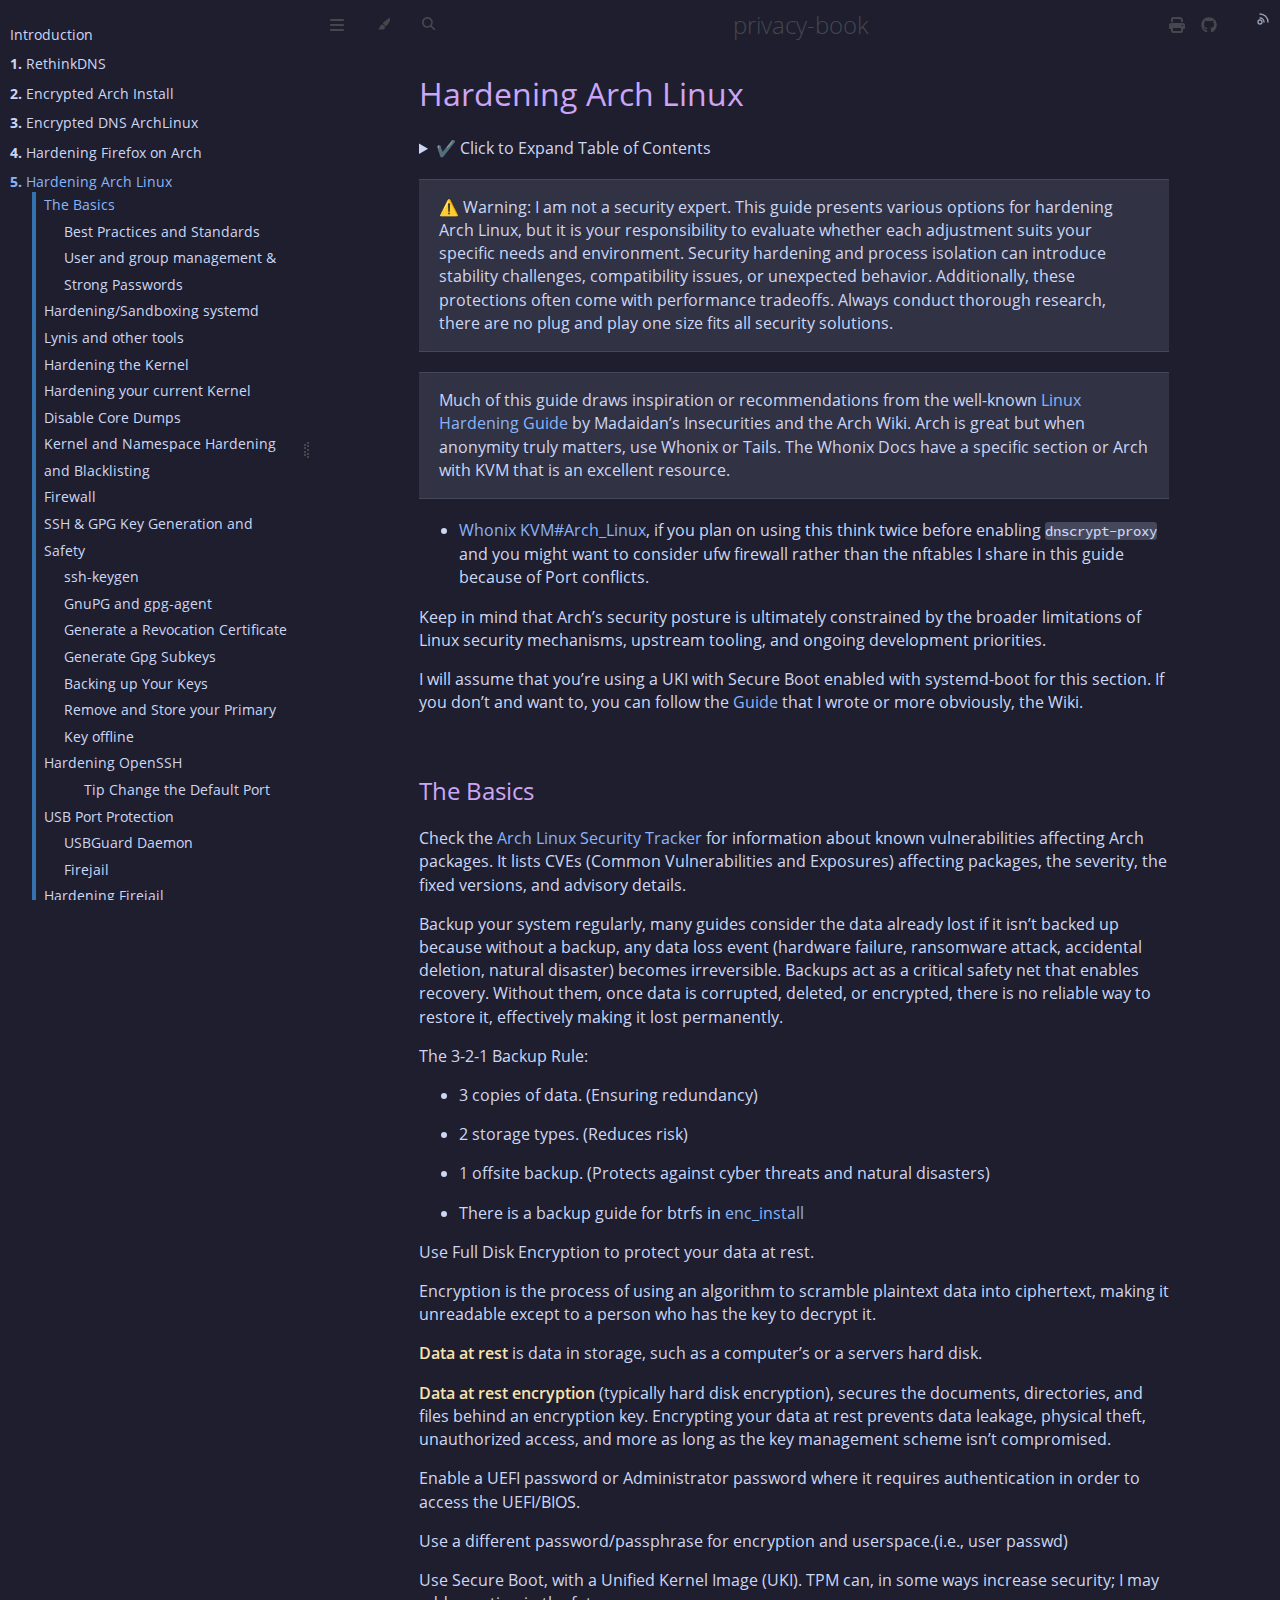
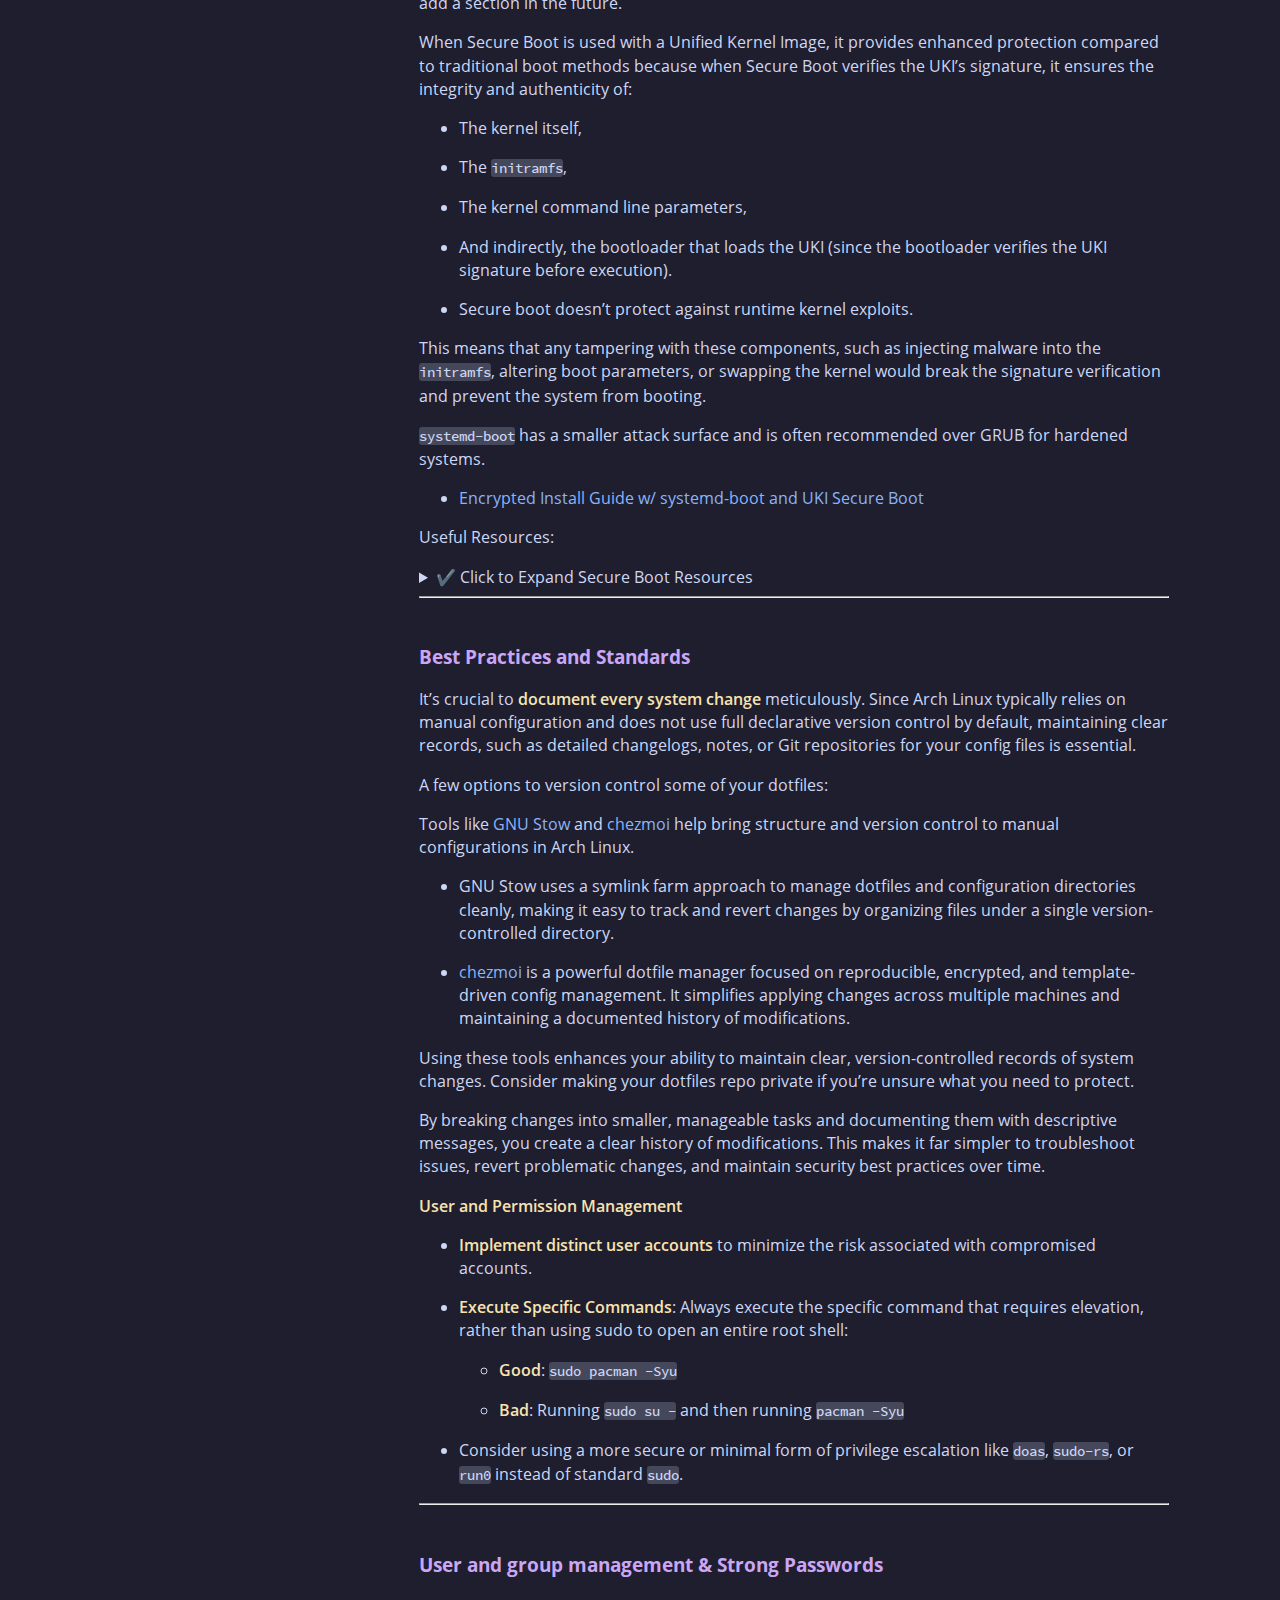
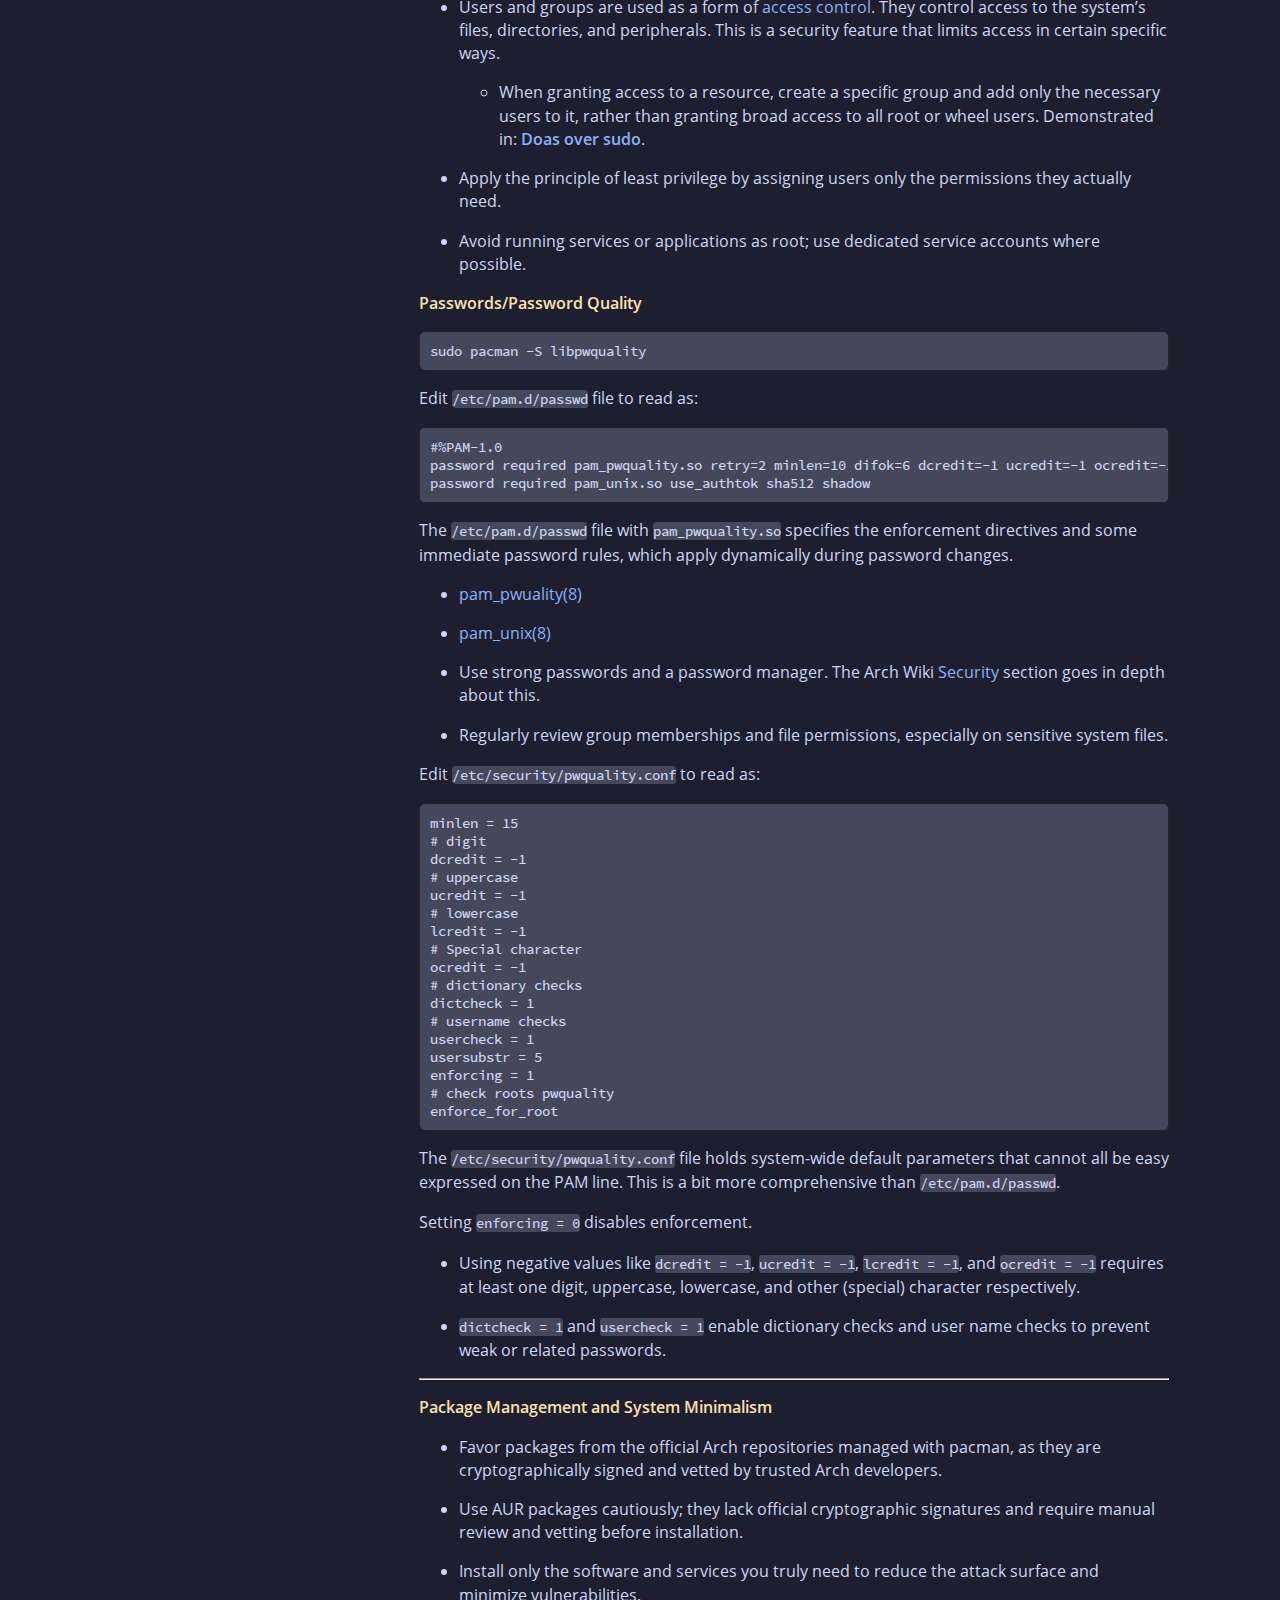
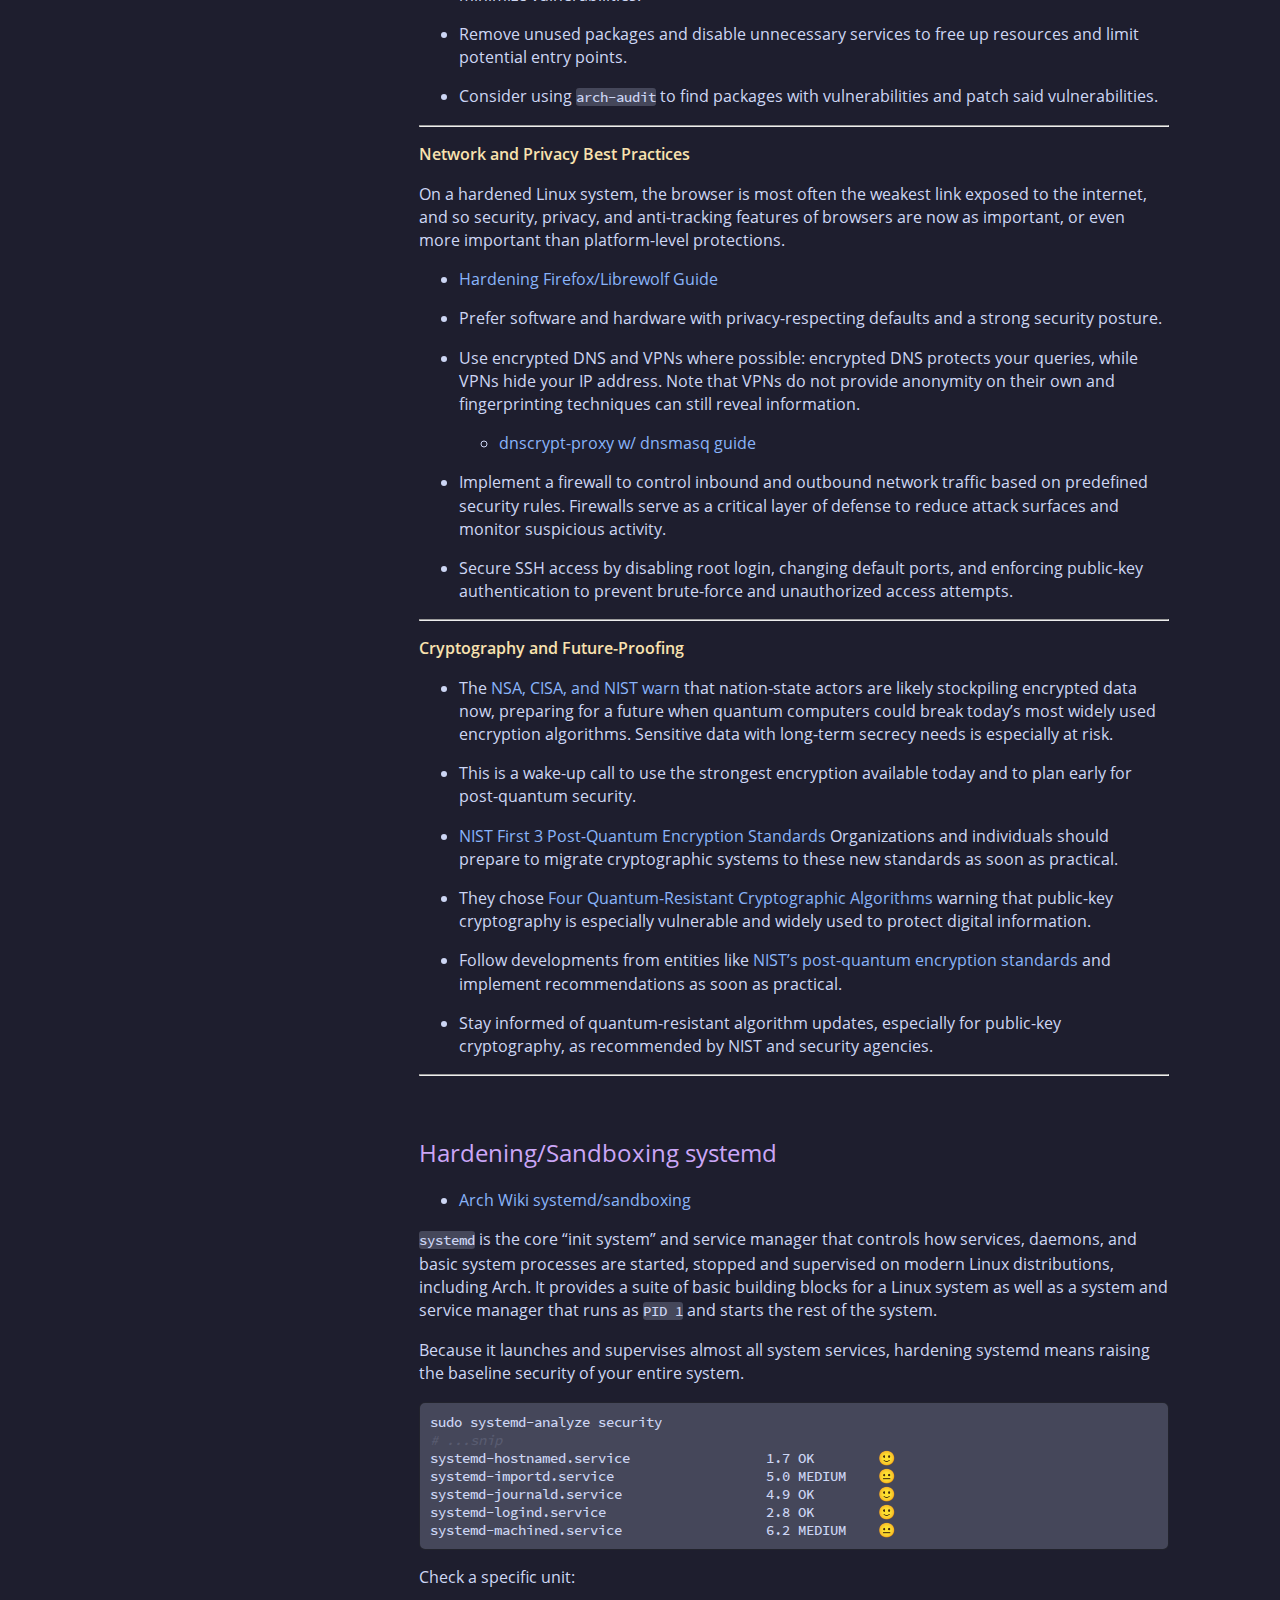
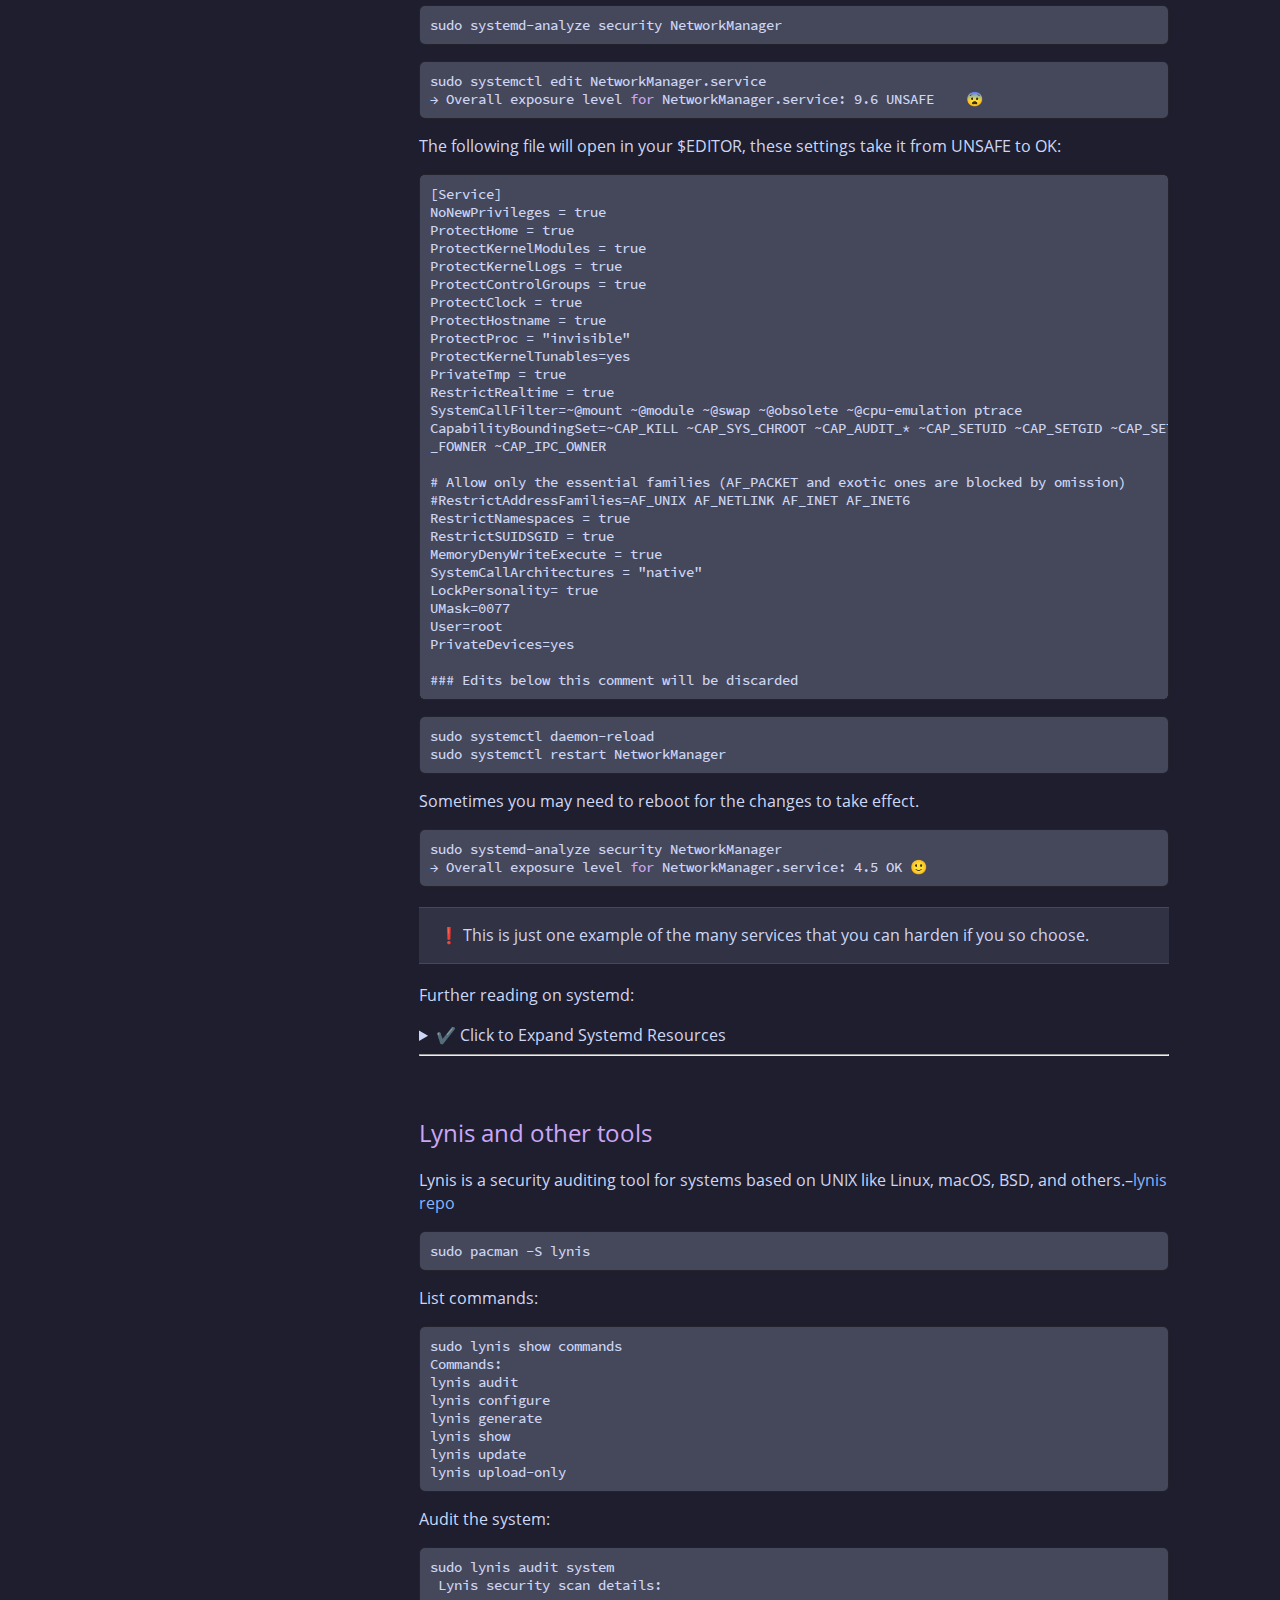
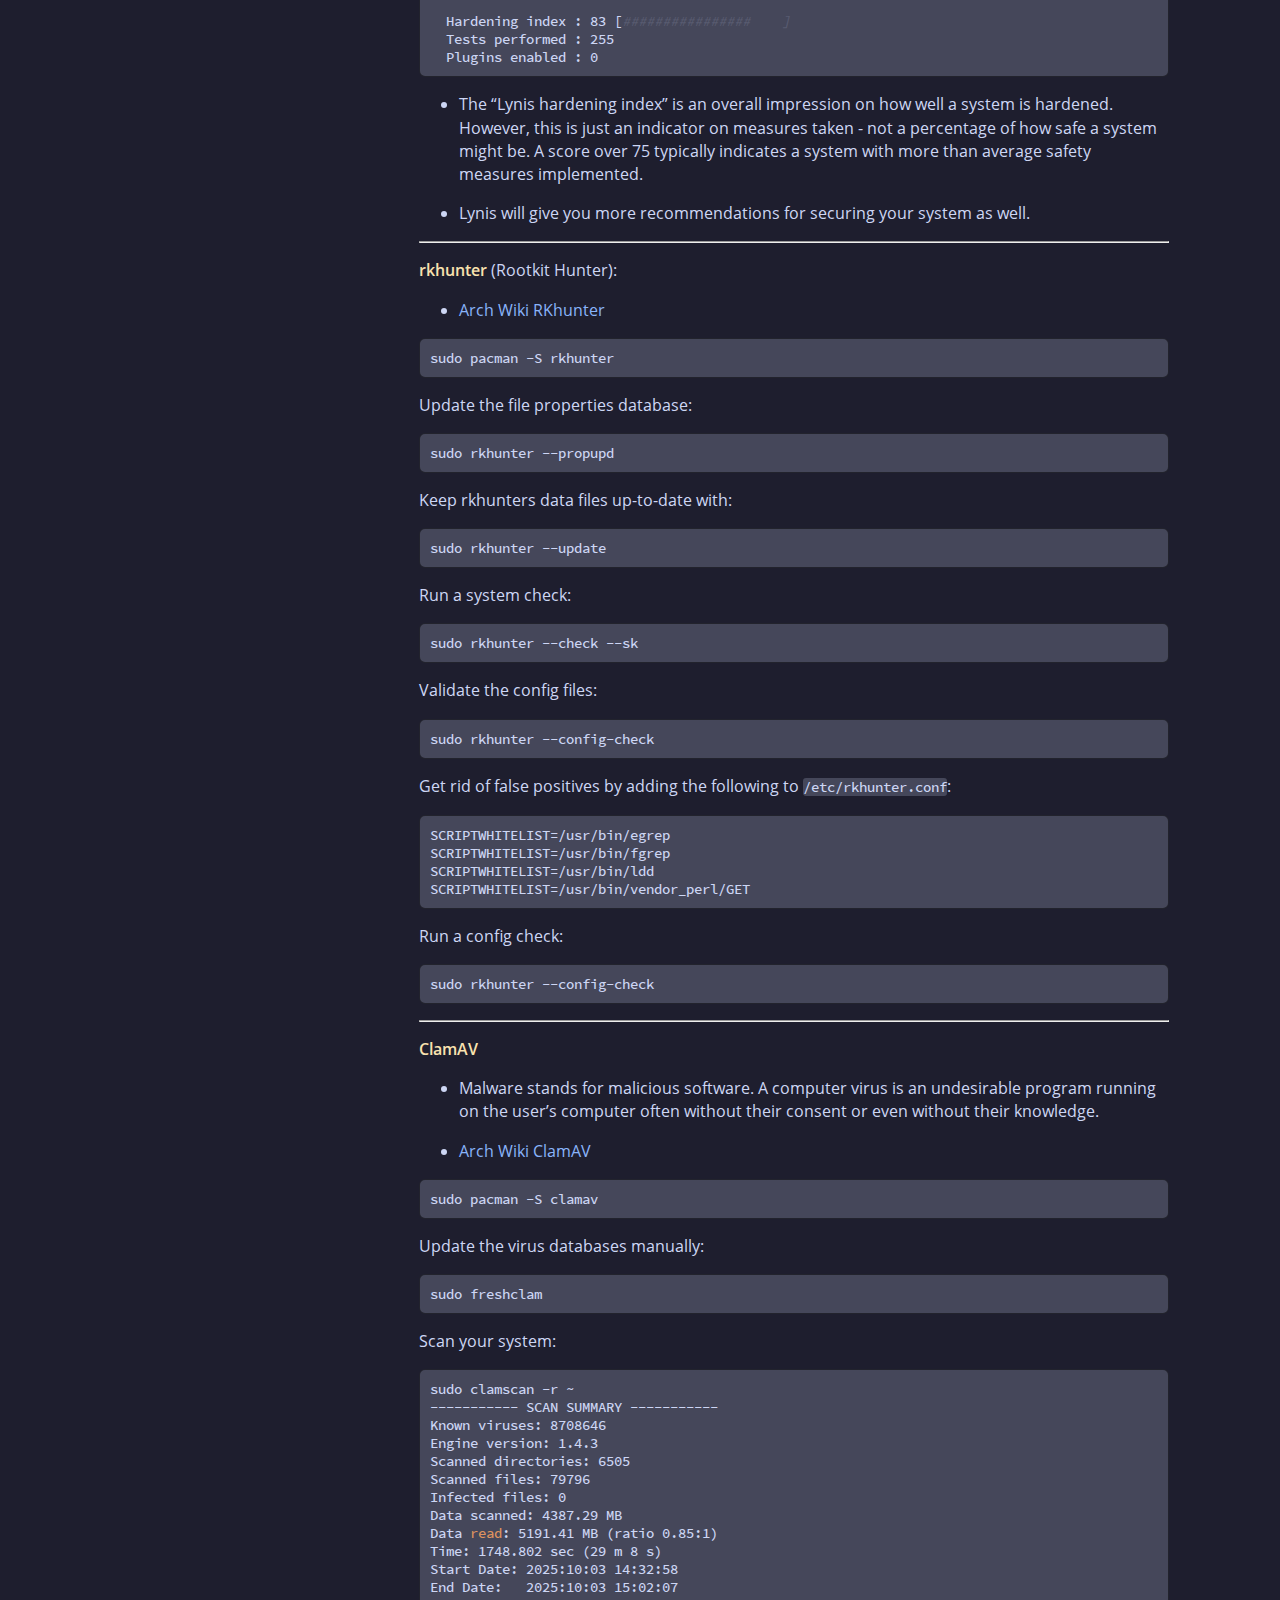
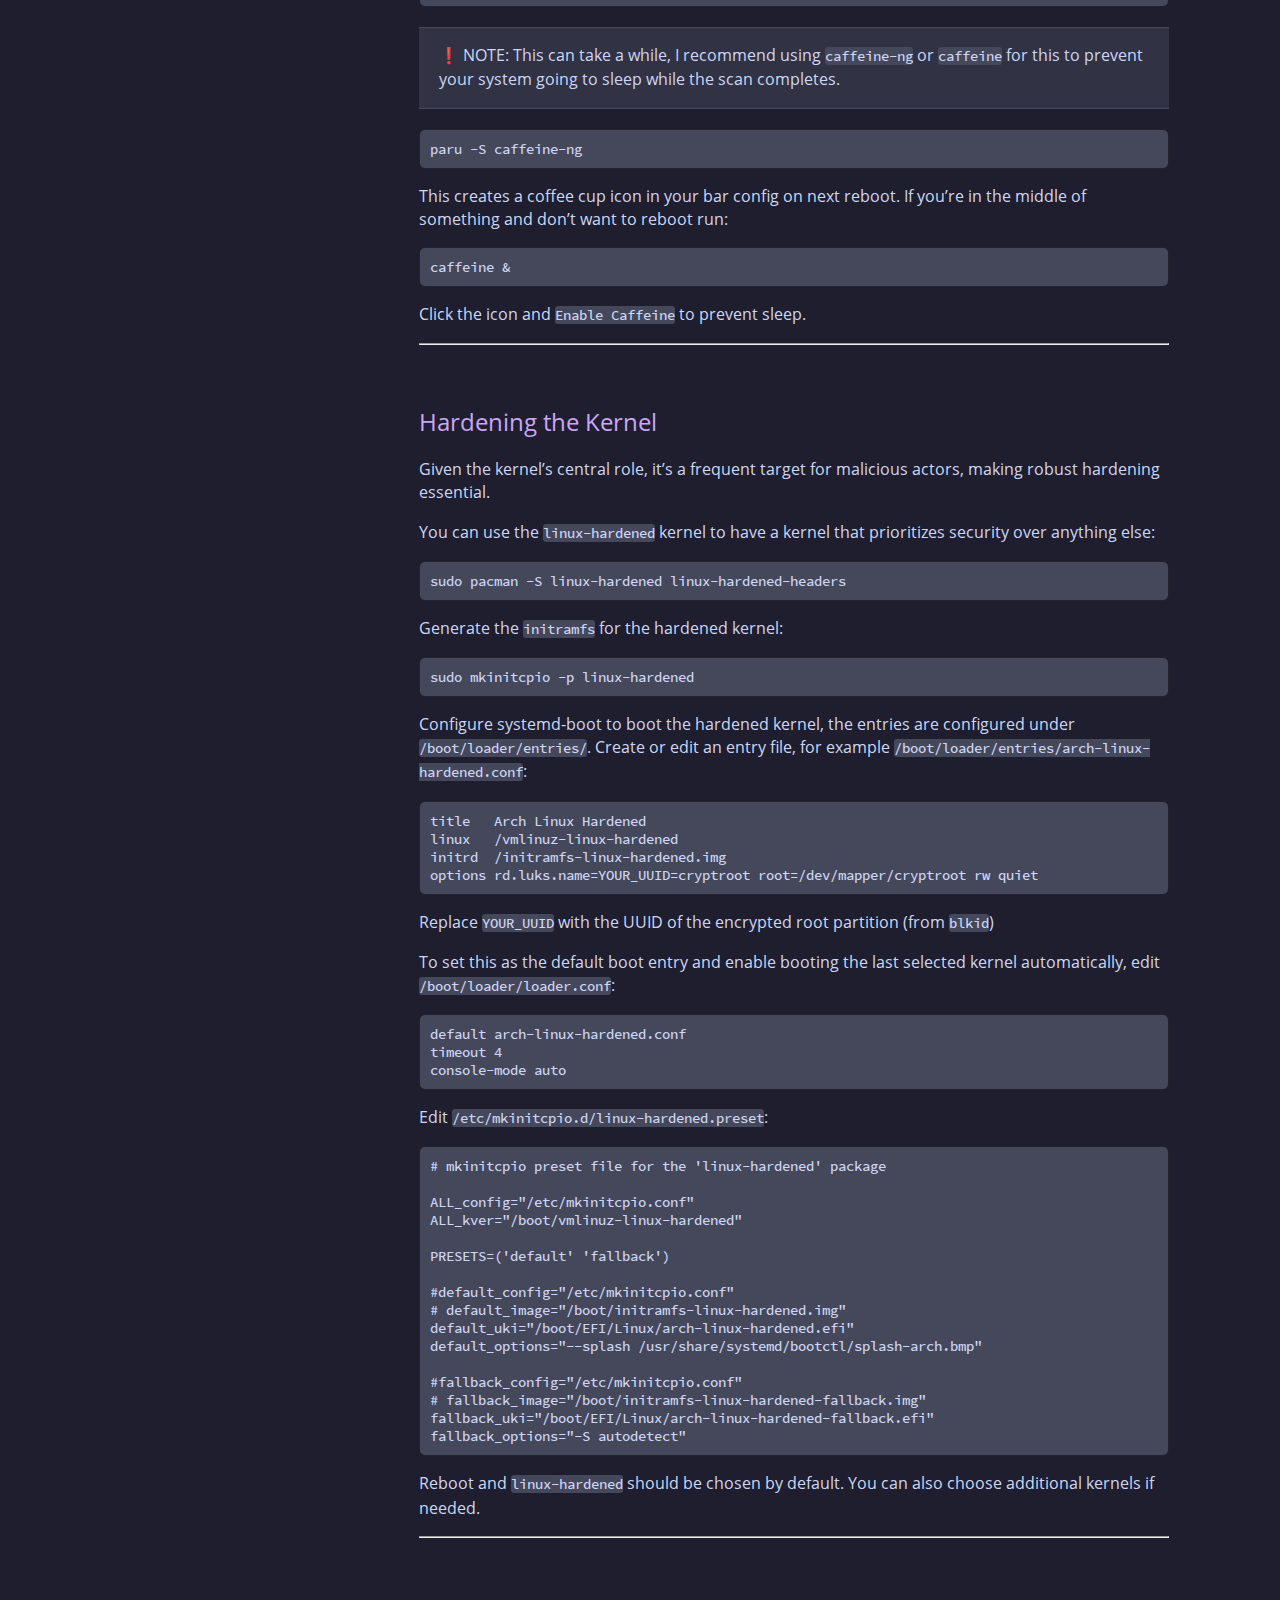
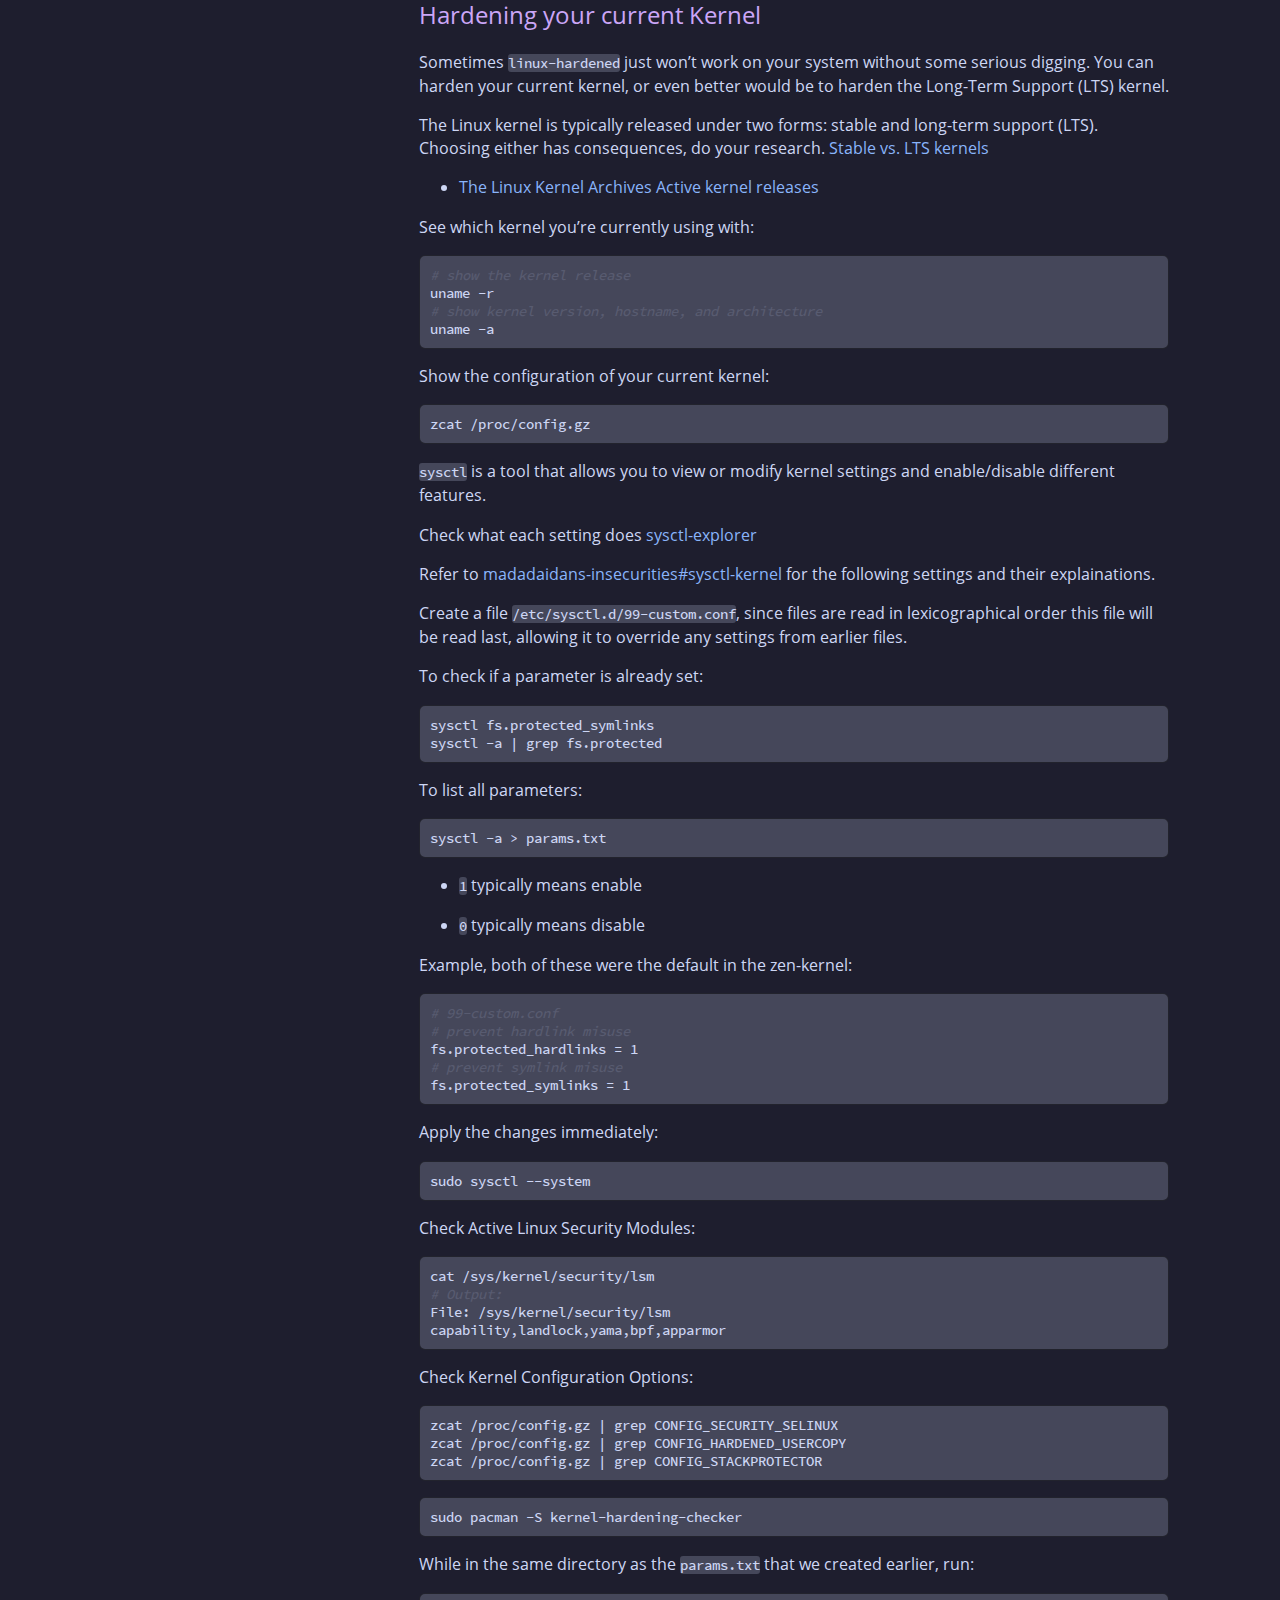
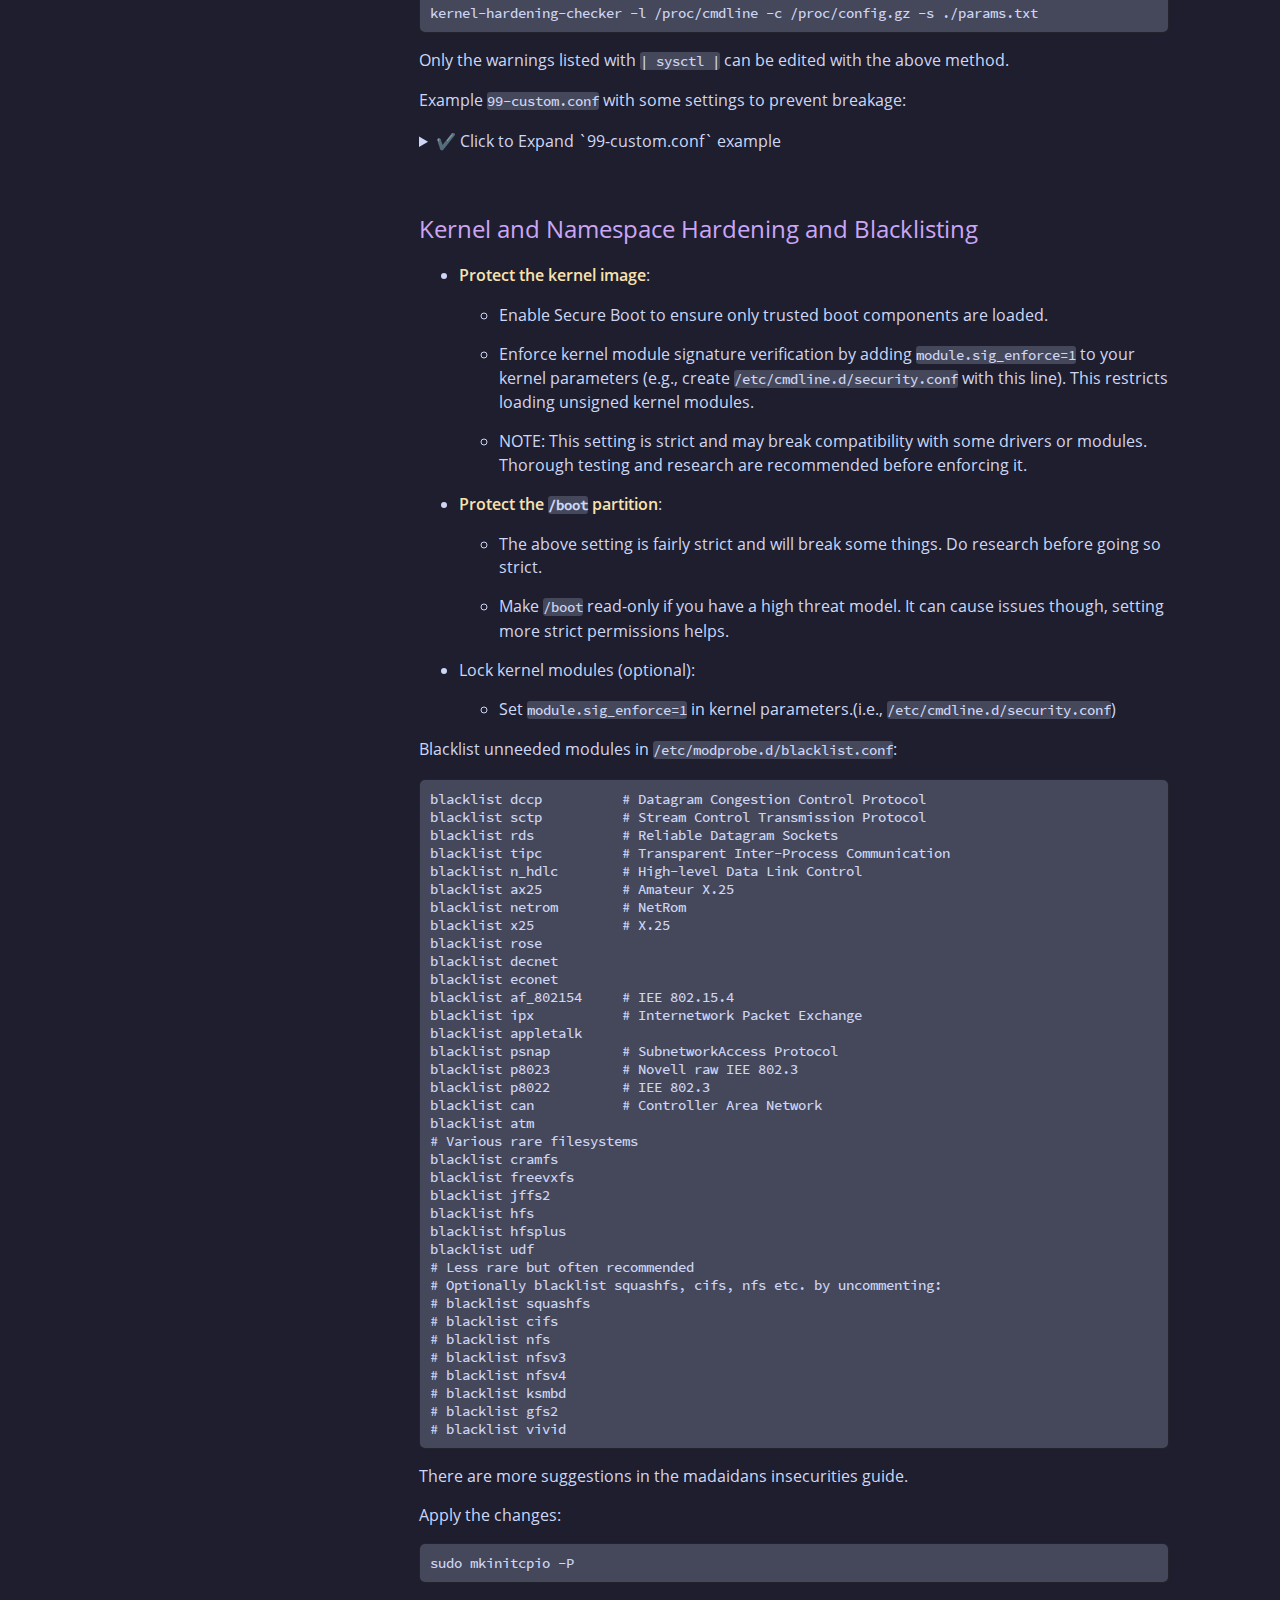
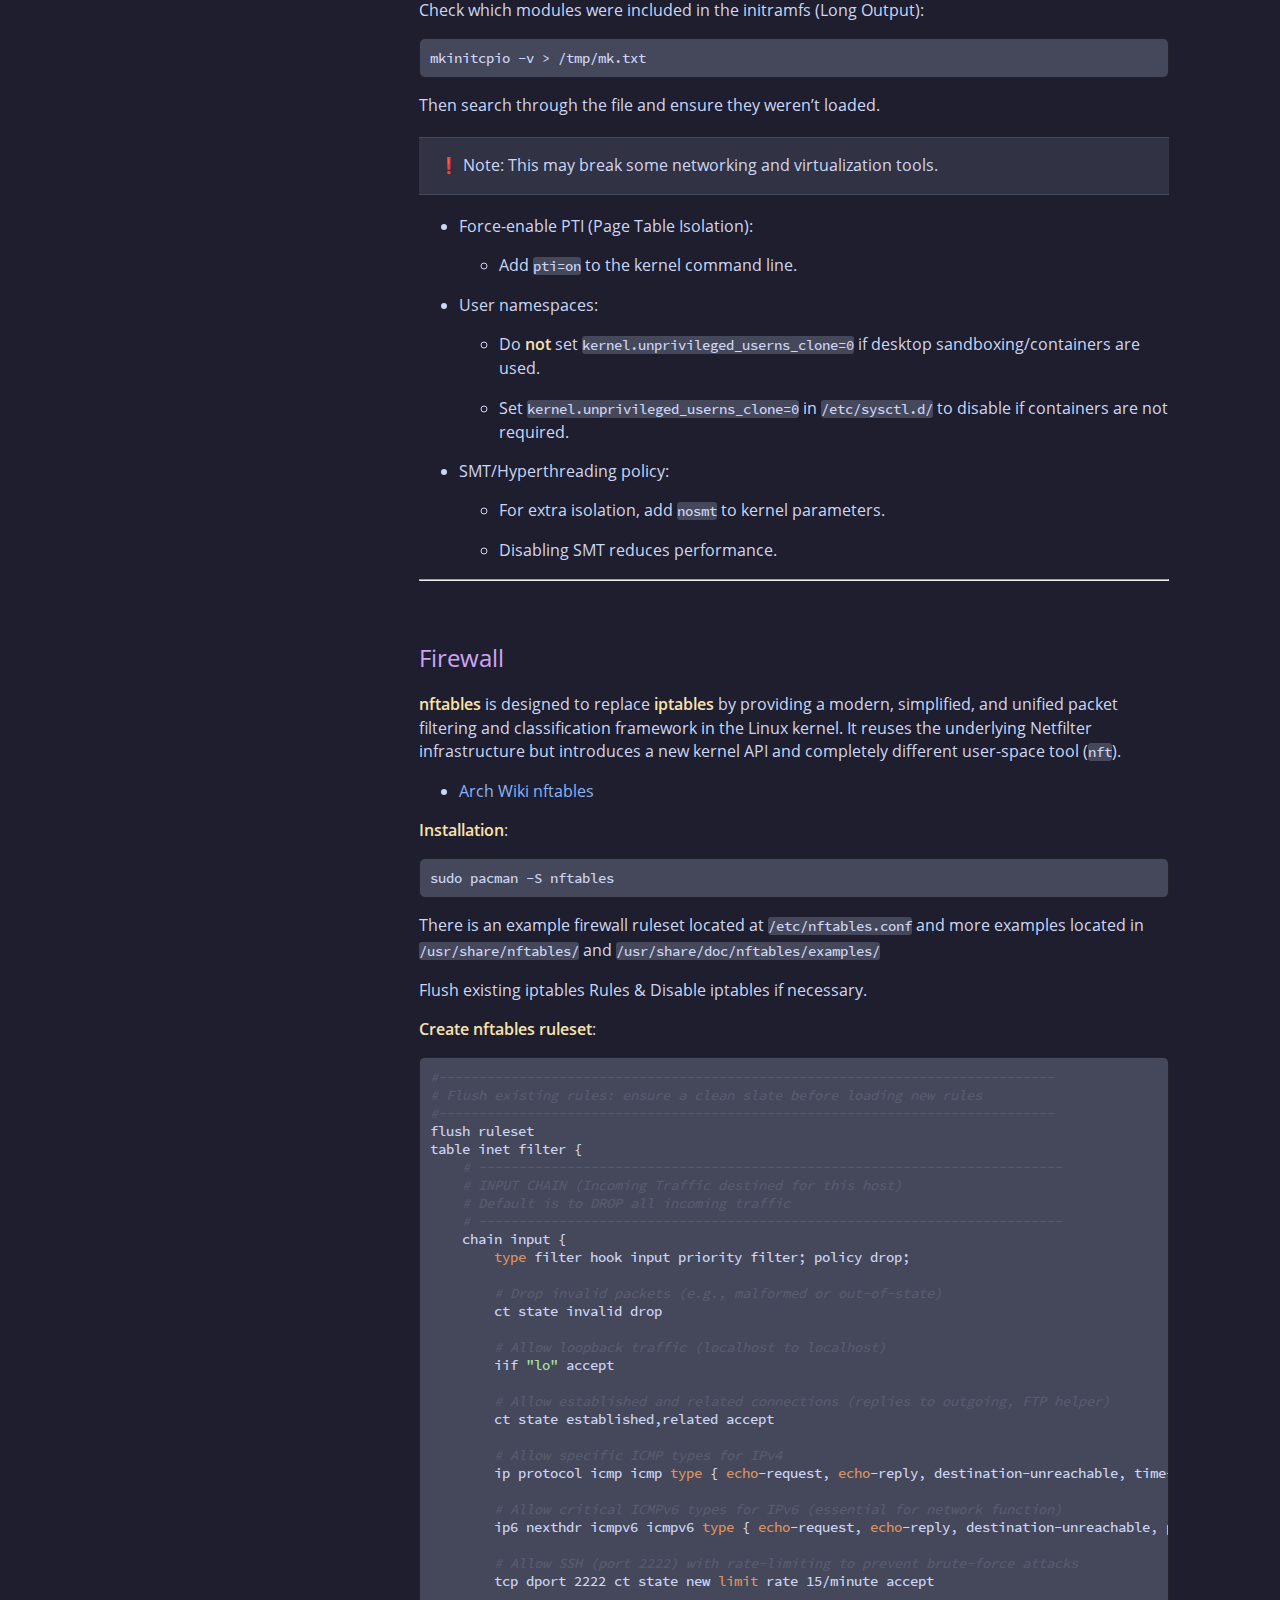
<file: arch/hardening_arch.html>
<!DOCTYPE HTML>
<html lang="en" class="coal sidebar-visible" dir="ltr">
    <head>
        <!-- Book generated using mdBook -->
        <meta charset="UTF-8">
        <title>Hardening Arch Linux - privacy-book</title>


        <!-- Custom HTML head -->

        <meta name="description" content="">
        <meta name="viewport" content="width=device-width, initial-scale=1">
        <meta name="theme-color" content="#ffffff">

        <link rel="icon" href="../favicon-de23e50b.svg">
        <link rel="shortcut icon" href="../favicon-8114d1fc.png">
        <link rel="stylesheet" href="../css/variables-8adf115d.css">
        <link rel="stylesheet" href="../css/general-2459343d.css">
        <link rel="stylesheet" href="../css/chrome-ca6ed5dd.css">
        <link rel="stylesheet" href="../css/print-9e4910d8.css" media="print">

        <!-- Fonts -->
        <link rel="stylesheet" href="../fonts/fonts-9644e21d.css">

        <!-- Highlight.js Stylesheets -->
        <link rel="stylesheet" id="mdbook-highlight-css" href="../highlight-493f70e1.css">
        <link rel="stylesheet" id="mdbook-tomorrow-night-css" href="../tomorrow-night-4c0ae647.css">
        <link rel="stylesheet" id="mdbook-ayu-highlight-css" href="../ayu-highlight-3fdfc3ac.css">

        <!-- Custom theme stylesheets -->
        <link rel="stylesheet" href="../theme/header-buttons-af1bc2f9.css">
        <link rel="stylesheet" href="../theme/css/catppuccin-mocha-code-05792b31.css">


        <!-- Provide site root and default themes to javascript -->
        <script>
            const path_to_root = "../";
            const default_light_theme = "coal";
            const default_dark_theme = "navy";
            window.path_to_searchindex_js = "../searchindex-facc858c.js";
        </script>
        <!-- Start loading toc.js asap -->
        <script src="../toc-78eae84a.js"></script>
    </head>
    <body>
    <div id="mdbook-help-container">
        <div id="mdbook-help-popup">
            <h2 class="mdbook-help-title">Keyboard shortcuts</h2>
            <div>
                <p>Press <kbd>←</kbd> or <kbd>→</kbd> to navigate between chapters</p>
                <p>Press <kbd>S</kbd> or <kbd>/</kbd> to search in the book</p>
                <p>Press <kbd>?</kbd> to show this help</p>
                <p>Press <kbd>Esc</kbd> to hide this help</p>
            </div>
        </div>
    </div>
    <div id="mdbook-body-container">
        <!-- Work around some values being stored in localStorage wrapped in quotes -->
        <script>
            try {
                let theme = localStorage.getItem('mdbook-theme');
                let sidebar = localStorage.getItem('mdbook-sidebar');

                if (theme.startsWith('"') && theme.endsWith('"')) {
                    localStorage.setItem('mdbook-theme', theme.slice(1, theme.length - 1));
                }

                if (sidebar.startsWith('"') && sidebar.endsWith('"')) {
                    localStorage.setItem('mdbook-sidebar', sidebar.slice(1, sidebar.length - 1));
                }
            } catch (e) { }
        </script>

        <!-- Set the theme before any content is loaded, prevents flash -->
        <script>
            const default_theme = window.matchMedia("(prefers-color-scheme: dark)").matches ? default_dark_theme : default_light_theme;
            let theme;
            try { theme = localStorage.getItem('mdbook-theme'); } catch(e) { }
            if (theme === null || theme === undefined) { theme = default_theme; }
            const html = document.documentElement;
            html.classList.remove('coal')
            html.classList.add(theme);
            html.classList.add("js");
        </script>

        <input type="checkbox" id="mdbook-sidebar-toggle-anchor" class="hidden">

        <!-- Hide / unhide sidebar before it is displayed -->
        <script>
            let sidebar = null;
            const sidebar_toggle = document.getElementById("mdbook-sidebar-toggle-anchor");
            if (document.body.clientWidth >= 1080) {
                try { sidebar = localStorage.getItem('mdbook-sidebar'); } catch(e) { }
                sidebar = sidebar || 'visible';
            } else {
                sidebar = 'hidden';
                sidebar_toggle.checked = false;
            }
            if (sidebar === 'visible') {
                sidebar_toggle.checked = true;
            } else {
                html.classList.remove('sidebar-visible');
            }
        </script>

        <nav id="mdbook-sidebar" class="sidebar" aria-label="Table of contents">
            <!-- populated by js -->
            <mdbook-sidebar-scrollbox class="sidebar-scrollbox"></mdbook-sidebar-scrollbox>
            <noscript>
                <iframe class="sidebar-iframe-outer" src="../toc.html"></iframe>
            </noscript>
            <div id="mdbook-sidebar-resize-handle" class="sidebar-resize-handle">
                <div class="sidebar-resize-indicator"></div>
            </div>
        </nav>

        <div id="mdbook-page-wrapper" class="page-wrapper">

            <div class="page">
                <div id="mdbook-menu-bar-hover-placeholder"></div>
                <div id="mdbook-menu-bar" class="menu-bar sticky">
                    <div class="left-buttons">
                        <label id="mdbook-sidebar-toggle" class="icon-button" for="mdbook-sidebar-toggle-anchor" title="Toggle Table of Contents" aria-label="Toggle Table of Contents" aria-controls="mdbook-sidebar">
                            <span class=fa-svg><svg xmlns="http://www.w3.org/2000/svg" viewBox="0 0 448 512"><!--! Font Awesome Free 6.2.0 by @fontawesome - https://fontawesome.com License - https://fontawesome.com/license/free (Icons: CC BY 4.0, Fonts: SIL OFL 1.1, Code: MIT License) Copyright 2022 Fonticons, Inc. --><path d="M0 96C0 78.3 14.3 64 32 64H416c17.7 0 32 14.3 32 32s-14.3 32-32 32H32C14.3 128 0 113.7 0 96zM0 256c0-17.7 14.3-32 32-32H416c17.7 0 32 14.3 32 32s-14.3 32-32 32H32c-17.7 0-32-14.3-32-32zM448 416c0 17.7-14.3 32-32 32H32c-17.7 0-32-14.3-32-32s14.3-32 32-32H416c17.7 0 32 14.3 32 32z"/></svg></span>
                        </label>
                        <button id="mdbook-theme-toggle" class="icon-button" type="button" title="Change theme" aria-label="Change theme" aria-haspopup="true" aria-expanded="false" aria-controls="mdbook-theme-list">
                            <span class=fa-svg><svg xmlns="http://www.w3.org/2000/svg" viewBox="0 0 576 512"><!--! Font Awesome Free 6.2.0 by @fontawesome - https://fontawesome.com License - https://fontawesome.com/license/free (Icons: CC BY 4.0, Fonts: SIL OFL 1.1, Code: MIT License) Copyright 2022 Fonticons, Inc. --><path d="M371.3 367.1c27.3-3.9 51.9-19.4 67.2-42.9L600.2 74.1c12.6-19.5 9.4-45.3-7.6-61.2S549.7-4.4 531.1 9.6L294.4 187.2c-24 18-38.2 46.1-38.4 76.1L371.3 367.1zm-19.6 25.4l-116-104.4C175.9 290.3 128 339.6 128 400c0 3.9 .2 7.8 .6 11.6c1.8 17.5-10.2 36.4-27.8 36.4H96c-17.7 0-32 14.3-32 32s14.3 32 32 32H240c61.9 0 112-50.1 112-112c0-2.5-.1-5-.2-7.5z"/></svg></span>
                        </button>
                        <ul id="mdbook-theme-list" class="theme-popup" aria-label="Themes" role="menu">
                            <li role="none"><button role="menuitem" class="theme" id="mdbook-theme-default_theme">Auto</button></li>
                            <li role="none"><button role="menuitem" class="theme" id="mdbook-theme-light">Light</button></li>
                            <li role="none"><button role="menuitem" class="theme" id="mdbook-theme-rust">Rust</button></li>
                            <li role="none"><button role="menuitem" class="theme" id="mdbook-theme-coal">Coal</button></li>
                            <li role="none"><button role="menuitem" class="theme" id="mdbook-theme-navy">Navy</button></li>
                            <li role="none"><button role="menuitem" class="theme" id="mdbook-theme-ayu">Ayu</button></li>
                        </ul>
                        <button id="mdbook-search-toggle" class="icon-button" type="button" title="Search (`/`)" aria-label="Toggle Searchbar" aria-expanded="false" aria-keyshortcuts="/ s" aria-controls="mdbook-searchbar">
                            <span class=fa-svg><svg xmlns="http://www.w3.org/2000/svg" viewBox="0 0 512 512"><!--! Font Awesome Free 6.2.0 by @fontawesome - https://fontawesome.com License - https://fontawesome.com/license/free (Icons: CC BY 4.0, Fonts: SIL OFL 1.1, Code: MIT License) Copyright 2022 Fonticons, Inc. --><path d="M416 208c0 45.9-14.9 88.3-40 122.7L502.6 457.4c12.5 12.5 12.5 32.8 0 45.3s-32.8 12.5-45.3 0L330.7 376c-34.4 25.2-76.8 40-122.7 40C93.1 416 0 322.9 0 208S93.1 0 208 0S416 93.1 416 208zM208 352c79.5 0 144-64.5 144-144s-64.5-144-144-144S64 128.5 64 208s64.5 144 144 144z"/></svg></span>
                        </button>
                    </div>

                    <h1 class="menu-title">privacy-book</h1>

                    <div class="right-buttons">
                        <a href="../print.html" title="Print this book" aria-label="Print this book">
                            <span class=fa-svg id="print-button"><svg xmlns="http://www.w3.org/2000/svg" viewBox="0 0 512 512"><!--! Font Awesome Free 6.2.0 by @fontawesome - https://fontawesome.com License - https://fontawesome.com/license/free (Icons: CC BY 4.0, Fonts: SIL OFL 1.1, Code: MIT License) Copyright 2022 Fonticons, Inc. --><path d="M128 0C92.7 0 64 28.7 64 64v96h64V64H354.7L384 93.3V160h64V93.3c0-17-6.7-33.3-18.7-45.3L400 18.7C388 6.7 371.7 0 354.7 0H128zM384 352v32 64H128V384 368 352H384zm64 32h32c17.7 0 32-14.3 32-32V256c0-35.3-28.7-64-64-64H64c-35.3 0-64 28.7-64 64v96c0 17.7 14.3 32 32 32H64v64c0 35.3 28.7 64 64 64H384c35.3 0 64-28.7 64-64V384zm-16-88c-13.3 0-24-10.7-24-24s10.7-24 24-24s24 10.7 24 24s-10.7 24-24 24z"/></svg></span>
                        </a>
                        <a href="https://github.com/saylesss88/privacy-book.git" title="Git repository" aria-label="Git repository">
                            <span class=fa-svg><svg xmlns="http://www.w3.org/2000/svg" viewBox="0 0 496 512"><!--! Font Awesome Free 6.2.0 by @fontawesome - https://fontawesome.com License - https://fontawesome.com/license/free (Icons: CC BY 4.0, Fonts: SIL OFL 1.1, Code: MIT License) Copyright 2022 Fonticons, Inc. --><path d="M165.9 397.4c0 2-2.3 3.6-5.2 3.6-3.3.3-5.6-1.3-5.6-3.6 0-2 2.3-3.6 5.2-3.6 3-.3 5.6 1.3 5.6 3.6zm-31.1-4.5c-.7 2 1.3 4.3 4.3 4.9 2.6 1 5.6 0 6.2-2s-1.3-4.3-4.3-5.2c-2.6-.7-5.5.3-6.2 2.3zm44.2-1.7c-2.9.7-4.9 2.6-4.6 4.9.3 2 2.9 3.3 5.9 2.6 2.9-.7 4.9-2.6 4.6-4.6-.3-1.9-3-3.2-5.9-2.9zM244.8 8C106.1 8 0 113.3 0 252c0 110.9 69.8 205.8 169.5 239.2 12.8 2.3 17.3-5.6 17.3-12.1 0-6.2-.3-40.4-.3-61.4 0 0-70 15-84.7-29.8 0 0-11.4-29.1-27.8-36.6 0 0-22.9-15.7 1.6-15.4 0 0 24.9 2 38.6 25.8 21.9 38.6 58.6 27.5 72.9 20.9 2.3-16 8.8-27.1 16-33.7-55.9-6.2-112.3-14.3-112.3-110.5 0-27.5 7.6-41.3 23.6-58.9-2.6-6.5-11.1-33.3 2.6-67.9 20.9-6.5 69 27 69 27 20-5.6 41.5-8.5 62.8-8.5s42.8 2.9 62.8 8.5c0 0 48.1-33.6 69-27 13.7 34.7 5.2 61.4 2.6 67.9 16 17.7 25.8 31.5 25.8 58.9 0 96.5-58.9 104.2-114.8 110.5 9.2 7.9 17 22.9 17 46.4 0 33.7-.3 75.4-.3 83.6 0 6.5 4.6 14.4 17.3 12.1C428.2 457.8 496 362.9 496 252 496 113.3 383.5 8 244.8 8zM97.2 352.9c-1.3 1-1 3.3.7 5.2 1.6 1.6 3.9 2.3 5.2 1 1.3-1 1-3.3-.7-5.2-1.6-1.6-3.9-2.3-5.2-1zm-10.8-8.1c-.7 1.3.3 2.9 2.3 3.9 1.6 1 3.6.7 4.3-.7.7-1.3-.3-2.9-2.3-3.9-2-.6-3.6-.3-4.3.7zm32.4 35.6c-1.6 1.3-1 4.3 1.3 6.2 2.3 2.3 5.2 2.6 6.5 1 1.3-1.3.7-4.3-1.3-6.2-2.2-2.3-5.2-2.6-6.5-1zm-11.4-14.7c-1.6 1-1.6 3.6 0 5.9 1.6 2.3 4.3 3.3 5.6 2.3 1.6-1.3 1.6-3.9 0-6.2-1.4-2.3-4-3.3-5.6-2z"/></svg></span>
                        </a>

                    </div>
                </div>

                <div id="mdbook-search-wrapper" class="hidden">
                    <form id="mdbook-searchbar-outer" class="searchbar-outer">
                        <div class="search-wrapper">
                            <input type="search" id="mdbook-searchbar" name="searchbar" placeholder="Search this book ..." aria-controls="mdbook-searchresults-outer" aria-describedby="searchresults-header">
                            <div class="spinner-wrapper">
                                <span class=fa-svg id="fa-spin"><svg xmlns="http://www.w3.org/2000/svg" viewBox="0 0 512 512"><!--! Font Awesome Free 6.2.0 by @fontawesome - https://fontawesome.com License - https://fontawesome.com/license/free (Icons: CC BY 4.0, Fonts: SIL OFL 1.1, Code: MIT License) Copyright 2022 Fonticons, Inc. --><path d="M304 48c0-26.5-21.5-48-48-48s-48 21.5-48 48s21.5 48 48 48s48-21.5 48-48zm0 416c0-26.5-21.5-48-48-48s-48 21.5-48 48s21.5 48 48 48s48-21.5 48-48zM48 304c26.5 0 48-21.5 48-48s-21.5-48-48-48s-48 21.5-48 48s21.5 48 48 48zm464-48c0-26.5-21.5-48-48-48s-48 21.5-48 48s21.5 48 48 48s48-21.5 48-48zM142.9 437c18.7-18.7 18.7-49.1 0-67.9s-49.1-18.7-67.9 0s-18.7 49.1 0 67.9s49.1 18.7 67.9 0zm0-294.2c18.7-18.7 18.7-49.1 0-67.9S93.7 56.2 75 75s-18.7 49.1 0 67.9s49.1 18.7 67.9 0zM369.1 437c18.7 18.7 49.1 18.7 67.9 0s18.7-49.1 0-67.9s-49.1-18.7-67.9 0s-18.7 49.1 0 67.9z"/></svg></span>
                            </div>
                        </div>
                    </form>
                    <div id="mdbook-searchresults-outer" class="searchresults-outer hidden">
                        <div id="mdbook-searchresults-header" class="searchresults-header"></div>
                        <ul id="mdbook-searchresults">
                        </ul>
                    </div>
                </div>

                <!-- Apply ARIA attributes after the sidebar and the sidebar toggle button are added to the DOM -->
                <script>
                    document.getElementById('mdbook-sidebar-toggle').setAttribute('aria-expanded', sidebar === 'visible');
                    document.getElementById('mdbook-sidebar').setAttribute('aria-hidden', sidebar !== 'visible');
                    Array.from(document.querySelectorAll('#mdbook-sidebar a')).forEach(function(link) {
                        link.setAttribute('tabIndex', sidebar === 'visible' ? 0 : -1);
                    });
                </script>

                <div id="mdbook-content" class="content">
                    <main>
                        <h1 id="hardening-arch-linux"><a class="header" href="#hardening-arch-linux">Hardening Arch Linux</a></h1>
<details>
<summary> ✔️ Click to Expand Table of Contents</summary>
<ul>
<li><a href="#the-basics">The Basics</a>
<ul>
<li><a href="#best-practices-and-standards">Best Practices and Standards</a></li>
<li><a href="#user-and-group-management--strong-passwords">User and group management &amp; Strong Passwords</a></li>
</ul>
</li>
<li><a href="#hardeningsandboxing-systemd">Hardening/Sandboxing systemd</a></li>
<li><a href="#lynis-and-other-tools">Lynis and other tools</a></li>
<li><a href="#hardening-the-kernel">Hardening the Kernel</a></li>
<li><a href="#hardening-your-current-kernel">Hardening your current Kernel</a></li>
<li><a href="#disable-core-dumps">Disable Core Dumps</a></li>
<li><a href="#kernel-and-namespace-hardening-and-blacklisting">Kernel and Namespace Hardening and Blacklisting</a></li>
<li><a href="#firewall">Firewall</a></li>
<li><a href="#ssh--gpg-key-generation-and-safety">SSH &amp; GPG Key Generation and Safety</a>
<ul>
<li><a href="#ssh-keygen">ssh-keygen</a></li>
<li><a href="#gnupg-and-gpg-agent">GnuPG and gpg-agent</a></li>
<li><a href="#generate-a-revocation-certificate">Generate a Revocation Certificate</a></li>
<li><a href="#generate-gpg-subkeys">Generate Gpg Subkeys</a></li>
<li><a href="#backing-up-your-keys">Backing up Your Keys</a></li>
<li><a href="#remove-and-store-your-primary-key-offline">Remove and Store your Primary Key offline</a></li>
</ul>
</li>
<li><a href="#hardening-openssh">Hardening OpenSSH</a>
<ul>
<li><a href="#tip-change-the-default-port">Tip Change the Default Port</a></li>
</ul>
</li>
<li><a href="#usb-port-protection">USB Port Protection</a>
<ul>
<li><a href="#usbguard-daemon">USBGuard Daemon</a></li>
<li><a href="#firejail">Firejail</a></li>
</ul>
</li>
<li><a href="#hardening-firejail">Hardening Firejail</a>
<ul>
<li><a href="#remove-firejail-symlinks">Remove Firejail symlinks</a></li>
</ul>
</li>
<li><a href="#apparmor">AppArmor</a>
<ul>
<li><a href="#switching-an-app-from-unconfined-mode-to-enforce">Switching an app from unconfined mode to enforce</a></li>
<li><a href="#disabling-apparmor">Disabling AppArmor</a></li>
</ul>
</li>
<li><a href="#creating-or-adding-profiles-that-arent-pre-configured">Creating or adding profiles that aren’t pre-configured</a>
<ul>
<li><a href="#profiling-by-hand">Profiling by Hand</a></li>
<li><a href="#auditd">Auditd</a></li>
<li><a href="#doas-over-sudo">Doas over sudo</a></li>
</ul>
</li>
<li><a href="#intrusion-detection">Intrusion Detection</a>
<ul>
<li><a href="#resources">Resources</a></li>
</ul>
</li>
</ul>
</details>
<blockquote>
<p>⚠️ Warning: I am not a security expert. This guide presents various options
for hardening Arch Linux, but it is your responsibility to evaluate whether
each adjustment suits your specific needs and environment. Security hardening
and process isolation can introduce stability challenges, compatibility
issues, or unexpected behavior. Additionally, these protections often come
with performance tradeoffs. Always conduct thorough research, there are no
plug and play one size fits all security solutions.</p>
</blockquote>
<blockquote>
<p>Much of this guide draws inspiration or recommendations from the well-known
<a href="https://madaidans-insecurities.github.io/guides/linux-hardening.html">Linux Hardening Guide</a>
by Madaidan’s Insecurities and the Arch Wiki. Arch is great but when anonymity
truly matters, use Whonix or Tails. The Whonix Docs have a specific section or
Arch with KVM that is an excellent resource.</p>
</blockquote>
<ul>
<li><a href="https://www.whonix.org/wiki/KVM#Arch_Linux">Whonix KVM#Arch_Linux</a>, if you
plan on using this think twice before enabling <code>dnscrypt-proxy</code> and you might
want to consider ufw firewall rather than the nftables I share in this guide
because of Port conflicts.</li>
</ul>
<p>Keep in mind that Arch’s security posture is ultimately constrained by the
broader limitations of Linux security mechanisms, upstream tooling, and ongoing
development priorities.</p>
<p>I will assume that you’re using a UKI with Secure Boot enabled with systemd-boot
for this section. If you don’t and want to, you can follow the
<a href="https://mako088.github.io/arch/enc_install.html">Guide</a> that I wrote or more
obviously, the Wiki.</p>
<h2 id="the-basics"><a class="header" href="#the-basics">The Basics</a></h2>
<p>Check the <a href="https://security.archlinux.org/">Arch Linux Security Tracker</a> for
information about known vulnerabilities affecting Arch packages. It lists CVEs
(Common Vulnerabilities and Exposures) affecting packages, the severity, the
fixed versions, and advisory details.</p>
<p>Backup your system regularly, many guides consider the data already lost if it
isn’t backed up because without a backup, any data loss event (hardware failure,
ransomware attack, accidental deletion, natural disaster) becomes irreversible.
Backups act as a critical safety net that enables recovery. Without them, once
data is corrupted, deleted, or encrypted, there is no reliable way to restore
it, effectively making it lost permanently.</p>
<p>The 3-2-1 Backup Rule:</p>
<ul>
<li>
<p>3 copies of data. (Ensuring redundancy)</p>
</li>
<li>
<p>2 storage types. (Reduces risk)</p>
</li>
<li>
<p>1 offsite backup. (Protects against cyber threats and natural disasters)</p>
</li>
<li>
<p>There is a backup guide for btrfs in
<a href="https://mako088.github.io/arch/enc_install.html">enc_install</a></p>
</li>
</ul>
<p>Use Full Disk Encryption to protect your data at rest.</p>
<p>Encryption is the process of using an algorithm to scramble plaintext data into
ciphertext, making it unreadable except to a person who has the key to decrypt
it.</p>
<p><strong>Data at rest</strong> is data in storage, such as a computer’s or a servers hard
disk.</p>
<p><strong>Data at rest encryption</strong> (typically hard disk encryption), secures the
documents, directories, and files behind an encryption key. Encrypting your data
at rest prevents data leakage, physical theft, unauthorized access, and more as
long as the key management scheme isn’t compromised.</p>
<p>Enable a UEFI password or Administrator password where it requires
authentication in order to access the UEFI/BIOS.</p>
<p>Use a different password/passphrase for encryption and userspace.(i.e., user
passwd)</p>
<p>Use Secure Boot, with a Unified Kernel Image (UKI). TPM can, in some ways
increase security; I may add a section in the future.</p>
<p>When Secure Boot is used with a Unified Kernel Image, it provides enhanced
protection compared to traditional boot methods because when Secure Boot
verifies the UKI’s signature, it ensures the integrity and authenticity of:</p>
<ul>
<li>
<p>The kernel itself,</p>
</li>
<li>
<p>The <code>initramfs</code>,</p>
</li>
<li>
<p>The kernel command line parameters,</p>
</li>
<li>
<p>And indirectly, the bootloader that loads the UKI (since the bootloader
verifies the UKI signature before execution).</p>
</li>
<li>
<p>Secure boot doesn’t protect against runtime kernel exploits.</p>
</li>
</ul>
<p>This means that any tampering with these components, such as injecting malware
into the <code>initramfs</code>, altering boot parameters, or swapping the kernel would
break the signature verification and prevent the system from booting.</p>
<p><code>systemd-boot</code> has a smaller attack surface and is often recommended over GRUB
for hardened systems.</p>
<ul>
<li><a href="https://mako088.github.io/arch/enc_install.html">Encrypted Install Guide w/ systemd-boot and UKI Secure Boot</a></li>
</ul>
<p>Useful Resources:</p>
<details>
<summary> ✔️ Click to Expand Secure Boot Resources </summary>
<ul>
<li>
<p><a href="https://0pointer.net/blog/authenticated-boot-and-disk-encryption-on-linux.html">The Strange State of Authenticated Boot and Encryption</a></p>
</li>
<li>
<p>When using a UKI with Secure Boot, the initrd is authenticated because it’s a
sealed component of the single signed image.</p>
</li>
</ul>
</details>
<hr>
<h3 id="best-practices-and-standards"><a class="header" href="#best-practices-and-standards">Best Practices and Standards</a></h3>
<p>It’s crucial to <strong>document every system change</strong> meticulously. Since Arch Linux
typically relies on manual configuration and does not use full declarative
version control by default, maintaining clear records, such as detailed
changelogs, notes, or Git repositories for your config files is essential.</p>
<p>A few options to version control some of your dotfiles:</p>
<p>Tools like <a href="https://www.gnu.org/s/stow/manual/stow.html">GNU Stow</a> and
<a href="https://chezmoi.io/install/">chezmoi</a> help bring structure and version control
to manual configurations in Arch Linux.</p>
<ul>
<li>
<p>GNU Stow uses a symlink farm approach to manage dotfiles and configuration
directories cleanly, making it easy to track and revert changes by organizing
files under a single version-controlled directory.</p>
</li>
<li>
<p><a href="https://www.chezmoi.io/">chezmoi</a> is a powerful dotfile manager focused on
reproducible, encrypted, and template-driven config management. It simplifies
applying changes across multiple machines and maintaining a documented history
of modifications.</p>
</li>
</ul>
<p>Using these tools enhances your ability to maintain clear, version-controlled
records of system changes. Consider making your dotfiles repo private if you’re
unsure what you need to protect.</p>
<p>By breaking changes into smaller, manageable tasks and documenting them with
descriptive messages, you create a clear history of modifications. This makes it
far simpler to troubleshoot issues, revert problematic changes, and maintain
security best practices over time.</p>
<p><strong>User and Permission Management</strong></p>
<ul>
<li>
<p><strong>Implement distinct user accounts</strong> to minimize the risk associated with
compromised accounts.</p>
</li>
<li>
<p><strong>Execute Specific Commands</strong>: Always execute the specific command that
requires elevation, rather than using sudo to open an entire root shell:</p>
<ul>
<li>
<p><strong>Good</strong>: <code>sudo pacman -Syu</code></p>
</li>
<li>
<p><strong>Bad</strong>: Running <code>sudo su -</code> and then running <code>pacman -Syu</code></p>
</li>
</ul>
</li>
<li>
<p>Consider using a more secure or minimal form of privilege escalation like
<code>doas</code>, <code>sudo-rs</code>, or <code>run0</code> instead of standard <code>sudo</code>.</p>
</li>
</ul>
<hr>
<h3 id="user-and-group-management--strong-passwords"><a class="header" href="#user-and-group-management--strong-passwords">User and group management &amp; Strong Passwords</a></h3>
<ul>
<li>
<p>Users and groups are used as a form of
<a href="https://en.wikipedia.org/wiki/access_control#Computer_security">access control</a>.
They control access to the system’s files, directories, and peripherals. This
is a security feature that limits access in certain specific ways.</p>
<ul>
<li>When granting access to a resource, create a specific group and add only the
necessary users to it, rather than granting broad access to all root or
wheel users. Demonstrated in: <strong><a href="#doas-over-sudo">Doas over sudo</a></strong>.</li>
</ul>
</li>
<li>
<p>Apply the principle of least privilege by assigning users only the permissions
they actually need.</p>
</li>
<li>
<p>Avoid running services or applications as root; use dedicated service accounts
where possible.</p>
</li>
</ul>
<p><strong>Passwords/Password Quality</strong></p>
<pre><code class="language-bash">sudo pacman -S libpwquality
</code></pre>
<p>Edit <code>/etc/pam.d/passwd</code> file to read as:</p>
<pre><code class="language-passwd">#%PAM-1.0
password required pam_pwquality.so retry=2 minlen=10 difok=6 dcredit=-1 ucredit=-1 ocredit=-1 lcredit=-1 [badwords=myservice mydomain] enforce_for_root
password required pam_unix.so use_authtok sha512 shadow
</code></pre>
<p>The <code>/etc/pam.d/passwd</code> file with <code>pam_pwquality.so</code> specifies the enforcement
directives and some immediate password rules, which apply dynamically during
password changes.</p>
<ul>
<li>
<p><a href="https://man.archlinux.org/man/pam_pwquality.8">pam_pwuality(8)</a></p>
</li>
<li>
<p><a href="https://man.archlinux.org/man/pam_unix.8">pam_unix(8)</a></p>
</li>
<li>
<p>Use strong passwords and a password manager. The Arch Wiki
<a href="https://wiki.archlinux.org/title/Security">Security</a> section goes in depth
about this.</p>
</li>
<li>
<p>Regularly review group memberships and file permissions, especially on
sensitive system files.</p>
</li>
</ul>
<p>Edit <code>/etc/security/pwquality.conf</code> to read as:</p>
<pre><code class="language-pwquality.conf">minlen = 15
# digit
dcredit = -1
# uppercase
ucredit = -1
# lowercase
lcredit = -1
# Special character
ocredit = -1
# dictionary checks
dictcheck = 1
# username checks
usercheck = 1
usersubstr = 5
enforcing = 1
# check roots pwquality
enforce_for_root
</code></pre>
<p>The <code>/etc/security/pwquality.conf</code> file holds system-wide default parameters
that cannot all be easy expressed on the PAM line. This is a bit more
comprehensive than <code>/etc/pam.d/passwd</code>.</p>
<p>Setting <code>enforcing = 0</code> disables enforcement.</p>
<ul>
<li>
<p>Using negative values like <code>dcredit = -1</code>, <code>ucredit = -1</code>, <code>lcredit = -1</code>, and
<code>ocredit = -1</code> requires at least one digit, uppercase, lowercase, and other
(special) character respectively.</p>
</li>
<li>
<p><code>dictcheck = 1</code> and <code>usercheck = 1</code> enable dictionary checks and user name
checks to prevent weak or related passwords.</p>
</li>
</ul>
<hr>
<p><strong>Package Management and System Minimalism</strong></p>
<ul>
<li>
<p>Favor packages from the official Arch repositories managed with pacman, as
they are cryptographically signed and vetted by trusted Arch developers.</p>
</li>
<li>
<p>Use AUR packages cautiously; they lack official cryptographic signatures and
require manual review and vetting before installation.</p>
</li>
<li>
<p>Install only the software and services you truly need to reduce the attack
surface and minimize vulnerabilities.</p>
</li>
<li>
<p>Remove unused packages and disable unnecessary services to free up resources
and limit potential entry points.</p>
</li>
<li>
<p>Consider using <code>arch-audit</code> to find packages with vulnerabilities and patch
said vulnerabilities.</p>
</li>
</ul>
<hr>
<p><strong>Network and Privacy Best Practices</strong></p>
<p>On a hardened Linux system, the browser is most often the weakest link exposed
to the internet, and so security, privacy, and anti-tracking features of
browsers are now as important, or even more important than platform-level
protections.</p>
<ul>
<li>
<p><a href="https://mako088.github.io/arch/hardening_firefox.html">Hardening Firefox/Librewolf Guide</a></p>
</li>
<li>
<p>Prefer software and hardware with privacy-respecting defaults and a strong
security posture.</p>
</li>
<li>
<p>Use encrypted DNS and VPNs where possible: encrypted DNS protects your
queries, while VPNs hide your IP address. Note that VPNs do not provide
anonymity on their own and fingerprinting techniques can still reveal
information.</p>
<ul>
<li><a href="https://mako088.github.io/arch/enc_dns.html">dnscrypt-proxy w/ dnsmasq guide</a></li>
</ul>
</li>
<li>
<p>Implement a firewall to control inbound and outbound network traffic based on
predefined security rules. Firewalls serve as a critical layer of defense to
reduce attack surfaces and monitor suspicious activity.</p>
</li>
<li>
<p>Secure SSH access by disabling root login, changing default ports, and
enforcing public-key authentication to prevent brute-force and unauthorized
access attempts.</p>
</li>
</ul>
<hr>
<p><strong>Cryptography and Future-Proofing</strong></p>
<ul>
<li>
<p>The
<a href="https://www.nsa.gov/Press-Room/Press-Releases-Statements/Press-Release-View/Article/3498776/post-quantum-cryptography-cisa-nist-and-nsa-recommend-how-to-prepare-now/">NSA, CISA, and NIST warn</a>
that nation-state actors are likely stockpiling encrypted data now, preparing
for a future when quantum computers could break today’s most widely used
encryption algorithms. Sensitive data with long-term secrecy needs is
especially at risk.</p>
</li>
<li>
<p>This is a wake-up call to use the strongest encryption available today and to
plan early for post-quantum security.</p>
</li>
<li>
<p><a href="https://www.nist.gov/news-events/news/2024/08/nist-releases-first-3-finalized-post-quantum-encryption-standards">NIST First 3 Post-Quantum Encryption Standards</a>
Organizations and individuals should prepare to migrate cryptographic systems
to these new standards as soon as practical.</p>
</li>
<li>
<p>They chose
<a href="https://www.nist.gov/news-events/news/2022/07/nist-announces-first-four-quantum-resistant-cryptographic-algorithms">Four Quantum-Resistant Cryptographic Algorithms</a>
warning that public-key cryptography is especially vulnerable and widely used
to protect digital information.</p>
</li>
<li>
<p>Follow developments from entities like
<a href="https://www.nist.gov/news-events/news/2024/08/nist-releases-first-3-finalized-post-quantum-encryption-standards">NIST’s post-quantum encryption standards</a>
and implement recommendations as soon as practical.</p>
</li>
<li>
<p>Stay informed of quantum-resistant algorithm updates, especially for
public-key cryptography, as recommended by NIST and security agencies.</p>
</li>
</ul>
<hr>
<h2 id="hardeningsandboxing-systemd"><a class="header" href="#hardeningsandboxing-systemd">Hardening/Sandboxing systemd</a></h2>
<ul>
<li><a href="https://wiki.archlinux.org/title/Systemd/Sandboxing">Arch Wiki systemd/sandboxing</a></li>
</ul>
<p><code>systemd</code> is the core “init system” and service manager that controls how
services, daemons, and basic system processes are started, stopped and
supervised on modern Linux distributions, including Arch. It provides a suite of
basic building blocks for a Linux system as well as a system and service manager
that runs as <code>PID 1</code> and starts the rest of the system.</p>
<p>Because it launches and supervises almost all system services, hardening systemd
means raising the baseline security of your entire system.</p>
<pre><code class="language-bash">sudo systemd-analyze security
# ...snip
systemd-hostnamed.service                 1.7 OK        🙂
systemd-importd.service                   5.0 MEDIUM    😐
systemd-journald.service                  4.9 OK        🙂
systemd-logind.service                    2.8 OK        🙂
systemd-machined.service                  6.2 MEDIUM    😐
</code></pre>
<p>Check a specific unit:</p>
<pre><code class="language-bash">sudo systemd-analyze security NetworkManager
</code></pre>
<pre><code class="language-bash">sudo systemctl edit NetworkManager.service
→ Overall exposure level for NetworkManager.service: 9.6 UNSAFE    😨
</code></pre>
<p>The following file will open in your $EDITOR, these settings take it from UNSAFE
to OK:</p>
<pre><code class="language-conf">[Service]
NoNewPrivileges = true
ProtectHome = true
ProtectKernelModules = true
ProtectKernelLogs = true
ProtectControlGroups = true
ProtectClock = true
ProtectHostname = true
ProtectProc = "invisible"
ProtectKernelTunables=yes
PrivateTmp = true
RestrictRealtime = true
SystemCallFilter=~@mount ~@module ~@swap ~@obsolete ~@cpu-emulation ptrace
CapabilityBoundingSet=~CAP_KILL ~CAP_SYS_CHROOT ~CAP_AUDIT_* ~CAP_SETUID ~CAP_SETGID ~CAP_SETPCAP ~CAP_SYS_ADMIN ~CAP_NET_BIND_SERVICE ~CAP_NET_BROADCAST ~CAP_NET_RAW ~CAP_DAC_OVERRIDE ~CAP
_FOWNER ~CAP_IPC_OWNER

# Allow only the essential families (AF_PACKET and exotic ones are blocked by omission)
#RestrictAddressFamilies=AF_UNIX AF_NETLINK AF_INET AF_INET6
RestrictNamespaces = true
RestrictSUIDSGID = true
MemoryDenyWriteExecute = true
SystemCallArchitectures = "native"
LockPersonality= true
UMask=0077
User=root
PrivateDevices=yes

### Edits below this comment will be discarded
</code></pre>
<pre><code class="language-bash">sudo systemctl daemon-reload
sudo systemctl restart NetworkManager
</code></pre>
<p>Sometimes you may need to reboot for the changes to take effect.</p>
<pre><code class="language-bash">sudo systemd-analyze security NetworkManager
→ Overall exposure level for NetworkManager.service: 4.5 OK 🙂
</code></pre>
<blockquote>
<p>❗️ This is just one example of the many services that you can harden if you so
choose.</p>
</blockquote>
<p>Further reading on systemd:</p>
<details>
<summary> ✔️ Click to Expand Systemd Resources </summary>
<ul>
<li>
<p><a href="https://systemd.io/">systemd.io</a></p>
</li>
<li>
<p><a href="https://0pointer.de/blog/projects/systemd.html">Rethinking PID 1</a></p>
</li>
<li>
<p><a href="https://0pointer.de/blog/projects/the-biggest-myths.html">Biggest Myths about Systemd</a></p>
</li>
</ul>
</details>
<hr>
<h2 id="lynis-and-other-tools"><a class="header" href="#lynis-and-other-tools">Lynis and other tools</a></h2>
<p>Lynis is a security auditing tool for systems based on UNIX like Linux, macOS,
BSD, and others.–<a href="https://github.com/CISOfy/lynis">lynis repo</a></p>
<pre><code class="language-bash">sudo pacman -S lynis
</code></pre>
<p>List commands:</p>
<pre><code class="language-bash">sudo lynis show commands
Commands:
lynis audit
lynis configure
lynis generate
lynis show
lynis update
lynis upload-only
</code></pre>
<p>Audit the system:</p>
<pre><code class="language-bash">sudo lynis audit system
 Lynis security scan details:

  Hardening index : 83 [################    ]
  Tests performed : 255
  Plugins enabled : 0
</code></pre>
<ul>
<li>
<p>The “Lynis hardening index” is an overall impression on how well a system is
hardened. However, this is just an indicator on measures taken - not a
percentage of how safe a system might be. A score over 75 typically indicates
a system with more than average safety measures implemented.</p>
</li>
<li>
<p>Lynis will give you more recommendations for securing your system as well.</p>
</li>
</ul>
<hr>
<p><strong>rkhunter</strong> (Rootkit Hunter):</p>
<ul>
<li><a href="https://wiki.archlinux.org/title/Rkhunter">Arch Wiki RKhunter</a></li>
</ul>
<pre><code class="language-bash">sudo pacman -S rkhunter
</code></pre>
<p>Update the file properties database:</p>
<pre><code class="language-bash">sudo rkhunter --propupd
</code></pre>
<p>Keep rkhunters data files up-to-date with:</p>
<pre><code class="language-bash">sudo rkhunter --update
</code></pre>
<p>Run a system check:</p>
<pre><code class="language-bash">sudo rkhunter --check --sk
</code></pre>
<p>Validate the config files:</p>
<pre><code class="language-bash">sudo rkhunter --config-check
</code></pre>
<p>Get rid of false positives by adding the following to <code>/etc/rkhunter.conf</code>:</p>
<pre><code class="language-conf">SCRIPTWHITELIST=/usr/bin/egrep
SCRIPTWHITELIST=/usr/bin/fgrep
SCRIPTWHITELIST=/usr/bin/ldd
SCRIPTWHITELIST=/usr/bin/vendor_perl/GET
</code></pre>
<p>Run a config check:</p>
<pre><code class="language-bash">sudo rkhunter --config-check
</code></pre>
<hr>
<p><strong>ClamAV</strong></p>
<ul>
<li>
<p>Malware stands for malicious software. A computer virus is an undesirable
program running on the user’s computer often without their consent or even
without their knowledge.</p>
</li>
<li>
<p><a href="https://wiki.archlinux.org/title/ClamAV">Arch Wiki ClamAV</a></p>
</li>
</ul>
<pre><code class="language-bash">sudo pacman -S clamav
</code></pre>
<p>Update the virus databases manually:</p>
<pre><code class="language-bash">sudo freshclam
</code></pre>
<p>Scan your system:</p>
<pre><code class="language-bash">sudo clamscan -r ~
----------- SCAN SUMMARY -----------
Known viruses: 8708646
Engine version: 1.4.3
Scanned directories: 6505
Scanned files: 79796
Infected files: 0
Data scanned: 4387.29 MB
Data read: 5191.41 MB (ratio 0.85:1)
Time: 1748.802 sec (29 m 8 s)
Start Date: 2025:10:03 14:32:58
End Date:   2025:10:03 15:02:07
</code></pre>
<blockquote>
<p>❗️ NOTE: This can take a while, I recommend using <code>caffeine-ng</code> or <code>caffeine</code>
for this to prevent your system going to sleep while the scan completes.</p>
</blockquote>
<pre><code class="language-bash">paru -S caffeine-ng
</code></pre>
<p>This creates a coffee cup icon in your bar config on next reboot. If you’re in
the middle of something and don’t want to reboot run:</p>
<pre><code class="language-bash">caffeine &amp;
</code></pre>
<p>Click the icon and <code>Enable Caffeine</code> to prevent sleep.</p>
<hr>
<h2 id="hardening-the-kernel"><a class="header" href="#hardening-the-kernel">Hardening the Kernel</a></h2>
<p>Given the kernel’s central role, it’s a frequent target for malicious actors,
making robust hardening essential.</p>
<p>You can use the <code>linux-hardened</code> kernel to have a kernel that prioritizes
security over anything else:</p>
<pre><code class="language-bash">sudo pacman -S linux-hardened linux-hardened-headers
</code></pre>
<p>Generate the <code>initramfs</code> for the hardened kernel:</p>
<pre><code class="language-bash">sudo mkinitcpio -p linux-hardened
</code></pre>
<p>Configure systemd-boot to boot the hardened kernel, the entries are configured
under <code>/boot/loader/entries/</code>. Create or edit an entry file, for example
<code>/boot/loader/entries/arch-linux-hardened.conf</code>:</p>
<pre><code class="language-text">title   Arch Linux Hardened
linux   /vmlinuz-linux-hardened
initrd  /initramfs-linux-hardened.img
options rd.luks.name=YOUR_UUID=cryptroot root=/dev/mapper/cryptroot rw quiet
</code></pre>
<p>Replace <code>YOUR_UUID</code> with the UUID of the encrypted root partition (from <code>blkid</code>)</p>
<p>To set this as the default boot entry and enable booting the last selected
kernel automatically, edit <code>/boot/loader/loader.conf</code>:</p>
<pre><code class="language-text">default arch-linux-hardened.conf
timeout 4
console-mode auto
</code></pre>
<p>Edit <code>/etc/mkinitcpio.d/linux-hardened.preset</code>:</p>
<pre><code class="language-preset"># mkinitcpio preset file for the 'linux-hardened' package

ALL_config="/etc/mkinitcpio.conf"
ALL_kver="/boot/vmlinuz-linux-hardened"

PRESETS=('default' 'fallback')

#default_config="/etc/mkinitcpio.conf"
# default_image="/boot/initramfs-linux-hardened.img"
default_uki="/boot/EFI/Linux/arch-linux-hardened.efi"
default_options="--splash /usr/share/systemd/bootctl/splash-arch.bmp"

#fallback_config="/etc/mkinitcpio.conf"
# fallback_image="/boot/initramfs-linux-hardened-fallback.img"
fallback_uki="/boot/EFI/Linux/arch-linux-hardened-fallback.efi"
fallback_options="-S autodetect"
</code></pre>
<p>Reboot and <code>linux-hardened</code> should be chosen by default. You can also choose
additional kernels if needed.</p>
<hr>
<h2 id="hardening-your-current-kernel"><a class="header" href="#hardening-your-current-kernel">Hardening your current Kernel</a></h2>
<p>Sometimes <code>linux-hardened</code> just won’t work on your system without some serious
digging. You can harden your current kernel, or even better would be to harden
the Long-Term Support (LTS) kernel.</p>
<p>The Linux kernel is typically released under two forms: stable and long-term
support (LTS). Choosing either has consequences, do your research.
<a href="https://madaidans-insecurities.github.io/guides/linux-hardening.html#stable-vs-lts">Stable vs. LTS kernels</a></p>
<ul>
<li><a href="https://www.kernel.org/category/releases.html">The Linux Kernel Archives Active kernel releases</a></li>
</ul>
<p>See which kernel you’re currently using with:</p>
<pre><code class="language-bash"># show the kernel release
uname -r
# show kernel version, hostname, and architecture
uname -a
</code></pre>
<p>Show the configuration of your current kernel:</p>
<pre><code class="language-bash">zcat /proc/config.gz
</code></pre>
<p><code>sysctl</code> is a tool that allows you to view or modify kernel settings and
enable/disable different features.</p>
<p>Check what each setting does <a href="https://sysctl-explorer.net/">sysctl-explorer</a></p>
<p>Refer to
<a href="https://madaidans-insecurities.github.io/guides/linux-hardening.html#sysctl-kernel">madadaidans-insecurities#sysctl-kernel</a>
for the following settings and their explainations.</p>
<p>Create a file <code>/etc/sysctl.d/99-custom.conf</code>, since files are read in
lexicographical order this file will be read last, allowing it to override any
settings from earlier files.</p>
<p>To check if a parameter is already set:</p>
<pre><code class="language-bash">sysctl fs.protected_symlinks
sysctl -a | grep fs.protected
</code></pre>
<p>To list all parameters:</p>
<pre><code class="language-bash">sysctl -a &gt; params.txt
</code></pre>
<ul>
<li>
<p><code>1</code> typically means enable</p>
</li>
<li>
<p><code>0</code> typically means disable</p>
</li>
</ul>
<p>Example, both of these were the default in the zen-kernel:</p>
<pre><code class="language-bash"># 99-custom.conf
# prevent hardlink misuse
fs.protected_hardlinks = 1
# prevent symlink misuse
fs.protected_symlinks = 1
</code></pre>
<p>Apply the changes immediately:</p>
<pre><code class="language-bash">sudo sysctl --system
</code></pre>
<p>Check Active Linux Security Modules:</p>
<pre><code class="language-bash">cat /sys/kernel/security/lsm
# Output:
File: /sys/kernel/security/lsm
capability,landlock,yama,bpf,apparmor
</code></pre>
<p>Check Kernel Configuration Options:</p>
<pre><code class="language-bash">zcat /proc/config.gz | grep CONFIG_SECURITY_SELINUX
zcat /proc/config.gz | grep CONFIG_HARDENED_USERCOPY
zcat /proc/config.gz | grep CONFIG_STACKPROTECTOR
</code></pre>
<pre><code class="language-bash">sudo pacman -S kernel-hardening-checker
</code></pre>
<p>While in the same directory as the <code>params.txt</code> that we created earlier, run:</p>
<pre><code class="language-bash">kernel-hardening-checker -l /proc/cmdline -c /proc/config.gz -s ./params.txt
</code></pre>
<p>Only the warnings listed with <code>| sysctl |</code> can be edited with the above method.</p>
<p>Example <code>99-custom.conf</code> with some settings to prevent breakage:</p>
<details>
<summary> ✔️ Click to Expand `99-custom.conf` example </summary>
<blockquote>
<p>⚠️ WARNING: Always do your own research, you can find explanations to the
following settings in:
<a href="https://madaidans-insecurities.github.io/guides/linux-hardening.html#sysctl-kernel">madaidans insecurities Linux Hardening guide</a>.</p>
</blockquote>
<p>You can apply these on top of the hardened kernel as well:</p>
<pre><code class="language-conf"># Kernel Security Hardening
# ----------------------------------------------------------------------
# allow set-user-ID processes to dump core
fs.suid_dumpable = 2

# prevent pointer leaks
kernel.kptr_restrict = 2

# restrict kernel log to CAP_SYSLOG capability
kernel.dmesg_restrict = 1

# Note: certian container runtimes or browser sandboxes might rely on the following
# restrict eBPF to the CAP_BPF capability
kernel.unprivileged_bpf_disabled = 1

# should be enabled along with bpf above
# net.core.bpf_jit_harden = 2

# restrict loading TTY line disciplines to the CAP_SYS_MODULE
dev.tty.ldisk_autoload = 0

# prevent exploit of use-after-free flaws
vm.unprivileged_userfaultfd = 0

# kexec is used to boot another kernel during runtime and can be abused
kernel.kexec_load_disabled = 1

# Kernel self-protection
# SysRq exposes a lot of potentially dangerous debugging functionality to unprivileged users
# 4 makes it so a user can only use the secure attention key. A value of 0 would disable completely
kernel.sysrq = 4

# disable unprivileged user namespaces, Note: Docker and other apps may need this
# kernel.unprivileged_userns_clone = 0 # commented out because it makes apps I need fail

# restrict all usage of performance events to the CAP_PERFMON capability
kernel.perf_event_paranoid = 3

# Network Security Hardening
# ----------------------------------------------------------------------

# protect against SYN flood attacks (denial of service attack)
net.ipv4.tcp_syncookies = 1

# protection against TIME-WAIT assassination
net.ipv4.tcp_rfc1337 = 1

# enable source validation of packets received (prevents IP spoofing)
net.ipv4.conf.default.rp_filter = 1
net.ipv4.conf.all.rp_filter = 1

# Disable ICMP redirects for IPv4
net.ipv4.conf.all.accept_redirects = 0
net.ipv4.conf.default.accept_redirects = 0
net.ipv4.conf.all.secure_redirects = 0
net.ipv4.conf.default.secure_redirects = 0

# Disable ICMP redirects for IPv6 (Protect against IP spoofing)
net.ipv6.conf.all.accept_redirects = 0
net.ipv6.conf.default.accept_redirects = 0
net.ipv4.conf.all.send_redirects = 0
net.ipv4.conf.default.send_redirects = 0

# prevent man-in-the-middle attacks (by ignoring ICMP echo requests)
net.ipv4.icmp_echo_ignore_all = 1

# ignore bogus ICMP errors, helps avoid Smurf attacks
net.ipv4.icmp_ignore_bogus_error_responses = 1

# Disable IP forwarding
net.ipv4.conf.all.forwarding = 0

# Disable acceptance of source-routed packets for IPv4
net.ipv4.conf.default.accept_source_route = 0
net.ipv4.conf.all.accept_source_route = 0

# Disable acceptance of source-routed packets for IPv6
net.ipv6.conf.all.accept_source_route = 0
net.ipv6.conf.default.accept_source_route = 0

# Disable IPv6 forwarding
net.ipv6.conf.all.forwarding = 0

# Disable Router Advertisements acceptance
net.ipv6.conf.all.accept_ra = 0
net.ipv6.conf.default.accept_ra = 0

# TCP Hardening
# ----------------------------------------------------------------------

# Disable TCP SACK (Selective Acknowledgement)
net.ipv4.tcp_sack = 0
net.ipv4.tcp_dsack = 0
net.ipv4.tcp_fack = 0

# Userspace/Memory Security
# ----------------------------------------------------------------------

# restrict usage of ptrace
kernel.yama.ptrace_scope = 2

# ASLR memory protection (64-bit systems)
vm.mmap_rnd_bits = 32
vm.mmap_rnd_compat_bits = 16

# only permit symlinks to be followed when outside of a world-writable sticky directory
fs.protected_symlinks = 1
fs.protected_hardlinks = 1

# Prevent creating files in potentially attacker-controlled environments
fs.protected_fifos = 2
fs.protected_regular = 2

# Randomize memory
kernel.randomize_va_space = 2

# Exec Shield (Stack protection)
# NOTE: This is generally deprecated/obsolete on modern kernels that use other hardening measures
# kernel.exec-shield = 1

# TCP Optimization
# ----------------------------------------------------------------------

# TCP Fast Open: 3 = enable for both incoming and outgoing connections
net.ipv4.tcp_fastopen = 3

# Bufferbloat mitigations + slight improvement in throughput &amp; latency
net.ipv4.tcp_congestion_control = bbr
net.core.default_qdisc = cake
</code></pre>
<h2 id="disable-core-dumps"><a class="header" href="#disable-core-dumps">Disable Core Dumps</a></h2>
<p>A core dump consists of the recorded state of the working memory of a computer
program at a specific time, generally when a program crashes or terminates
abnormally. They can be useful for debugging but can also contain sensitive
information, to disable core dumps:</p>
<p>Create <code>/etc/sysctl.d/50-coredump.conf</code>:</p>
<pre><code class="language-conf"># disable coredumps
kernel.core_pattern = |/bin/false
# disable core dumps from setuid binaries
fs.suid_dumpable = 0
</code></pre>
<p>Apply with:</p>
<pre><code class="language-bash">sudo sysctl --system
# or
sudo sysctl -p /etc/sysctl.d/50-coredump.conf
</code></pre>
<p>Arch uses <code>systemd-coredump</code> by default, which still intercepts dumps. To fully
disable that component, create <code>/etc/systemd/coredump.conf/custom.conf</code>:</p>
<pre><code class="language-conf">[Coredump]
Storage=none
ProcessSizeMax=0
</code></pre>
<p>Then reload systemd:</p>
<pre><code class="language-bash">sudo systemctl daemon-reload
sudo systemctl mask systemd-coredump.socket
</code></pre>
</details>
<h2 id="kernel-and-namespace-hardening-and-blacklisting"><a class="header" href="#kernel-and-namespace-hardening-and-blacklisting">Kernel and Namespace Hardening and Blacklisting</a></h2>
<ul>
<li>
<p><strong>Protect the kernel image</strong>:</p>
<ul>
<li>
<p>Enable Secure Boot to ensure only trusted boot components are loaded.</p>
</li>
<li>
<p>Enforce kernel module signature verification by adding
<code>module.sig_enforce=1</code> to your kernel parameters (e.g., create
<code>/etc/cmdline.d/security.conf</code> with this line). This restricts loading
unsigned kernel modules.</p>
</li>
<li>
<p>NOTE: This setting is strict and may break compatibility with some drivers
or modules. Thorough testing and research are recommended before enforcing
it.</p>
</li>
</ul>
</li>
<li>
<p><strong>Protect the <code>/boot</code> partition</strong>:</p>
<ul>
<li>
<p>The above setting is fairly strict and will break some things. Do research
before going so strict.</p>
</li>
<li>
<p>Make <code>/boot</code> read-only if you have a high threat model. It can cause issues
though, setting more strict permissions helps.</p>
</li>
</ul>
</li>
<li>
<p>Lock kernel modules (optional):</p>
<ul>
<li>Set <code>module.sig_enforce=1</code> in kernel parameters.(i.e.,
<code>/etc/cmdline.d/security.conf</code>)</li>
</ul>
</li>
</ul>
<p>Blacklist unneeded modules in <code>/etc/modprobe.d/blacklist.conf</code>:</p>
<pre><code class="language-conf">blacklist dccp          # Datagram Congestion Control Protocol
blacklist sctp          # Stream Control Transmission Protocol
blacklist rds           # Reliable Datagram Sockets
blacklist tipc          # Transparent Inter-Process Communication
blacklist n_hdlc        # High-level Data Link Control
blacklist ax25          # Amateur X.25
blacklist netrom        # NetRom
blacklist x25           # X.25
blacklist rose
blacklist decnet
blacklist econet
blacklist af_802154     # IEE 802.15.4
blacklist ipx           # Internetwork Packet Exchange
blacklist appletalk
blacklist psnap         # SubnetworkAccess Protocol
blacklist p8023         # Novell raw IEE 802.3
blacklist p8022         # IEE 802.3
blacklist can           # Controller Area Network
blacklist atm
# Various rare filesystems
blacklist cramfs
blacklist freevxfs
blacklist jffs2
blacklist hfs
blacklist hfsplus
blacklist udf
# Less rare but often recommended
# Optionally blacklist squashfs, cifs, nfs etc. by uncommenting:
# blacklist squashfs
# blacklist cifs
# blacklist nfs
# blacklist nfsv3
# blacklist nfsv4
# blacklist ksmbd
# blacklist gfs2
# blacklist vivid
</code></pre>
<p>There are more suggestions in the madaidans insecurities guide.</p>
<p>Apply the changes:</p>
<pre><code class="language-bash">sudo mkinitcpio -P
</code></pre>
<p>Check which modules were included in the initramfs (Long Output):</p>
<pre><code class="language-bash">mkinitcpio -v &gt; /tmp/mk.txt
</code></pre>
<p>Then search through the file and ensure they weren’t loaded.</p>
<blockquote>
<p>❗️ Note: This may break some networking and virtualization tools.</p>
</blockquote>
<ul>
<li>
<p>Force-enable PTI (Page Table Isolation):</p>
<ul>
<li>Add <code>pti=on</code> to the kernel command line.</li>
</ul>
</li>
<li>
<p>User namespaces:</p>
<ul>
<li>
<p>Do <strong>not</strong> set <code>kernel.unprivileged_userns_clone=0</code> if desktop
sandboxing/containers are used.</p>
</li>
<li>
<p>Set <code>kernel.unprivileged_userns_clone=0</code> in <code>/etc/sysctl.d/</code> to disable if
containers are not required.</p>
</li>
</ul>
</li>
<li>
<p>SMT/Hyperthreading policy:</p>
<ul>
<li>
<p>For extra isolation, add <code>nosmt</code> to kernel parameters.</p>
</li>
<li>
<p>Disabling SMT reduces performance.</p>
</li>
</ul>
</li>
</ul>
<hr>
<h2 id="firewall"><a class="header" href="#firewall">Firewall</a></h2>
<p><strong>nftables</strong> is designed to replace <strong>iptables</strong> by providing a modern,
simplified, and unified packet filtering and classification framework in the
Linux kernel. It reuses the underlying Netfilter infrastructure but introduces a
new kernel API and completely different user-space tool (<code>nft</code>).</p>
<ul>
<li><a href="https://wiki.archlinux.org/title/Nftables">Arch Wiki nftables</a></li>
</ul>
<p><strong>Installation</strong>:</p>
<pre><code class="language-bash">sudo pacman -S nftables
</code></pre>
<p>There is an example firewall ruleset located at <code>/etc/nftables.conf</code> and more
examples located in <code>/usr/share/nftables/</code> and
<code>/usr/share/doc/nftables/examples/</code></p>
<p>Flush existing iptables Rules &amp; Disable iptables if necessary.</p>
<p><strong>Create nftables ruleset</strong>:</p>
<pre><code class="language-bash">#-----------------------------------------------------------------------------
# Flush existing rules: ensure a clean slate before loading new rules
#-----------------------------------------------------------------------------
flush ruleset
table inet filter {
    # -------------------------------------------------------------------------
    # INPUT CHAIN (Incoming Traffic destined for this host)
    # Default is to DROP all incoming traffic
    # -------------------------------------------------------------------------
    chain input {
        type filter hook input priority filter; policy drop;

        # Drop invalid packets (e.g., malformed or out-of-state)
        ct state invalid drop

        # Allow loopback traffic (localhost to localhost)
        iif "lo" accept

        # Allow established and related connections (replies to outgoing, FTP helper)
        ct state established,related accept

        # Allow specific ICMP types for IPv4
        ip protocol icmp icmp type { echo-request, echo-reply, destination-unreachable, time-exceeded } accept

        # Allow critical ICMPv6 types for IPv6 (essential for network function)
        ip6 nexthdr icmpv6 icmpv6 type { echo-request, echo-reply, destination-unreachable, packet-too-big, time-exceeded, parameter-problem, nd-router-advert, nd-router-solicit, nd-neighbor-solicit, nd-neighbor-advert } accept

        # Allow SSH (port 2222) with rate-limiting to prevent brute-force attacks
        tcp dport 2222 ct state new limit rate 15/minute accept

        # Allow HTTP and HTTPS (ports 80 and 443)
        tcp dport { 80, 443 } ct state new accept

        # Log packets that reach the end of the chain before they are dropped by the policy (optional)
        log prefix "nft-input-drop: "
    }

    # -------------------------------------------------------------------------
    # FORWARD CHAIN (Routed Traffic passing through this host)
    # Default is to DROP all routed traffic (host-based firewall)
    # -------------------------------------------------------------------------
    chain forward {
        type filter hook forward priority filter; policy drop;

        # Drop invalid packets
        ct state invalid drop

        # Allow established and related connections
        ct state established,related accept

        # Add specific FORWARD rules here if the machine is acting as a router/gateway
    }

    # -------------------------------------------------------------------------
    # OUTPUT CHAIN (Outgoing Traffic originating from this host)
    # Default is to DROP all outgoing traffic for maximum security
    # -------------------------------------------------------------------------
    chain output {
    type filter hook output priority filter; policy drop;

    # Allow essential local communication
    oif "lo" accept

    # Allow replies for established and related connections (critical)
    ct state established,related accept

    # Allow DNS queries (UDP and TCP)
    udp dport 53 accept
    tcp dport 53 accept

    # Allow general outbound web access (e.g., for updates, API calls)
    tcp dport { 80, 443 } accept

    # Allow Git (and general SSH client) outgoing connections
    tcp dport 22 ct state new accept

    # Allow NTP (Network Time Protocol) for time synchronization
    udp dport 123 accept

    # Use meta l4proto to correctly match MLDv2 Type 143 packets
    meta l4proto ipv6-icmp icmpv6 type {
        echo-request,
        destination-unreachable,
        time-exceeded,
        parameter-problem,
        nd-neighbor-solicit,
        nd-neighbor-advert,
        mld2-listener-report
    } accept

    # Log packets that reach the end of the chain before they are dropped by the policy (optional)
    log prefix "nft-output-drop: "
    }
}
</code></pre>
<blockquote>
<p>❗️ Most desktop firewalls default to <strong>allow all outgoing traffic</strong>
(<code>policy accept</code> on the output chain). This is done for convenience, as it
prevents applications from breaking. However, for a system practicing zero
trust, the best practice is to enforce a <strong>default deny</strong>(<code>policy drop</code>) on
the output chain and <strong>only explicitly allow</strong> the services the system needs.</p>
</blockquote>
<pre><code class="language-bash">sudo systemctl enable nftables.service
sudo systemctl start nftables.service
</code></pre>
<p>Load and test the rules if in a different location than the default:</p>
<pre><code class="language-bash">sudo nft -f /path/to/your/nftables.conf
</code></pre>
<p>or in default location:</p>
<pre><code class="language-bash">sudo nft -f /etc/nftables.conf
</code></pre>
<blockquote>
<p>❗️ If you don’t use SSH or host a web server or any service, don’t allow SSH
and HTTP/HTTPS.</p>
</blockquote>
<pre><code class="language-bash">sudo nft list ruleset
</code></pre>
<hr>
<h2 id="ssh--gpg-key-generation-and-safety"><a class="header" href="#ssh--gpg-key-generation-and-safety">SSH &amp; GPG Key Generation and Safety</a></h2>
<h3 id="ssh-keygen"><a class="header" href="#ssh-keygen">ssh-keygen</a></h3>
<p>The <code>ed25519</code> algorithm is significantly faster and more secure when compared to
<code>RSA</code>. You can also specify the key derivation function (KDF) rounds to
strengthen protection even more.</p>
<p>For example, to generate a strong key for MdBook:</p>
<pre><code class="language-bash">ssh-keygen -t ed25519 -a 32
</code></pre>
<p>Or more specifically:</p>
<pre><code class="language-bash">ssh-keygen -t ed25519 -a 32 -f ~/.ssh/id_ed25519_github_$(date +%Y-%m-%d) -C "SSH Key for GitHub"
</code></pre>
<ul>
<li>
<p><code>-t</code> is for type</p>
</li>
<li>
<p><code>-a 32</code> sets the number of KDF rounds. The standard is usually good enough,
adding extra rounds can make it harder to brute-force.</p>
</li>
<li>
<p><code>-f</code> is for filename</p>
</li>
</ul>
<hr>
<h3 id="gnupg-and-gpg-agent"><a class="header" href="#gnupg-and-gpg-agent">GnuPG and gpg-agent</a></h3>
<details>
<summary> ✔️ Click to Expand GnuPG section </summary>
<p><code>gpg --full-generate-key</code> can be used to generate a basic keypair.</p>
<p><code>gpg --expert --full-generate-key</code> can be used for keys that require more
capabilities.</p>
<blockquote>
<p>❗ NOTE: We will first generate our GPG primary key that is required to
atleast have sign capabilities, we will then derive subkeys from said primary
key and use them for signing and encrypting. It is recommended to generate a
revoke certificate right after creating your primary key.</p>
</blockquote>
<p>To generate your gpg primary key you can do the following:</p>
<pre><code class="language-bash">gpg --full-generate-key
</code></pre>
<ul>
<li>
<p>Choose <code>(10) (sign only)</code></p>
</li>
<li>
<p>Give it a name and description</p>
</li>
<li>
<p>Give it an expiration date, 1y is common</p>
</li>
<li>
<p>Use a strong passphrase or password</p>
</li>
<li>
<p>Give it a comment, I typically add the date</p>
</li>
</ul>
<p>If you see a warning about incorrect permissions, you can run the following:</p>
<pre><code class="language-bash">chmod 700 ~/.gnupg
chmod 600 ~/.gnupg/*
</code></pre>
<p>Verify:</p>
<pre><code class="language-bash">ls -ld ~/.gnupg
# Should show: drwx------

ls -l ~/.gnupg
# Files should show: -rw-------
</code></pre>
<hr>
<h3 id="generate-a-revocation-certificate"><a class="header" href="#generate-a-revocation-certificate">Generate a Revocation Certificate</a></h3>
<p><code>mykey</code> must be a key specifier, either the keyID of the primary keypair or any
part of the user ID that identifies the keypair:</p>
<p>Replace <code>mykeyID</code> with the keyID of your primary key and store the cert in a
safe place:</p>
<pre><code class="language-bash">gpg --output revoke.asc --gen-revoke mykeyID
Create a revocation certificate for this key? (y/N)
Please select the reason for the revocation:
  0 = No reason specified
  1 = Key has been compromised
  2 = Key is superseded
  3 = Key is no longer used
  Q = Cancel
(Probably you want to select 1 here)
Your decision?
</code></pre>
<p>The certificate will be output to a file <code>revoke.asc</code>. If the <code>--output</code> is
ommitted, the result will be placed on stdout.</p>
<p>Since it’s a short certificate, you can print a hardcopy and store it somewhere
safe. The cert shouldn’t be somewhere that others can access it since anyone
could publish the revoke cert and render the corresponding public key useless.</p>
<p>To apply the revoke cert, import it:</p>
<pre><code class="language-bash">gpg --import revoke.asc
# And optionally push the revoked key to public keyservers to notify others:
gpg --keyserver keyserver.ubuntu.com --send-keys YOUR_KEYID
</code></pre>
<hr>
<h3 id="generate-gpg-subkeys"><a class="header" href="#generate-gpg-subkeys">Generate Gpg Subkeys</a></h3>
<pre><code class="language-bash"># Take note of your public key
gpg --list-keys --with-fingerprint
/home/jr/.gnupg/pubring.kbx
---------------------------
pub   ed25519/0x095782A1B124AF15 2025-08-23 [SCA] [expires: 2026-08-23]
Key fingerprint = 5908 9C5B FEC8 0D75 FCB0  E206 0958 82C1 A124 CF15
uid                   [ultimate] Jr (08-23-25) &lt;sayls8@proton.me&gt;
</code></pre>
<ul>
<li>Copy the KeyID, in this example it would be <code>0x095722B2A123CF15</code>. We will use
it for the command below.</li>
</ul>
<p>Now we will generate 2 subkeys, 1 for encryption and 1 for authentication.</p>
<pre><code class="language-bash">gpg --expert --edit-key 0x095722B2A123CF15
</code></pre>
<p>Choose 11 (set your own capabilities) and add A (Authenticate) and type Q.
Create another key while still in the menu with only encrypt capabilities.</p>
<blockquote>
<p>❗ <code>gpg --edit-key</code> has many more capabilities, after launching type <code>help</code>.</p>
</blockquote>
<p><strong>Add Keygrip of Authenticate Subkey to <code>sshcontrol</code> for gpg-agent</strong></p>
<pre><code class="language-bash">gpg --list-secret-keys --with-keygrip --keyid-format LONG
</code></pre>
<p>Copy the keygrip of the subkey with Authenticate capabilities</p>
<pre><code class="language-bash">echo "6BD11826F3845BC222127FE3D22C92C91BB3FB32" &gt; ~/.gnupg/sshcontrol
</code></pre>
<pre><code class="language-bash">ssh-add -L
# you should see something like:
ssh-ed25519 AABCC3NzaC1lZDI1NTE5ABBAIHyujgyCjjBTqIuFM3EMUSo6RGklmOXQW3uWRhWdJ1Mm (none)
</code></pre>
<ul>
<li>By itself, a keygrip cannot be used to reconstruct your private key. It’s
derived from the public key material, not from the secret key itself so it’s
safe to version control. Don’t put your keygrip in a public repo if you don’t
want people to know you use that key for signing/authentication. It’s not a
security risk, but it leaks a tiny bit of metadata.</li>
</ul>
<p>The following article mentions the keygrip being computed from public elements
of the key:</p>
<ul>
<li><a href="https://gnupg-users.gnupg.narkive.com/q5JtahdV/gpg-agent-what-is-a-keygrip">gnupg-users what-is-a-keygrip</a></li>
</ul>
<p>Create a <code>~/.gnupg/gpg.conf</code>:</p>
<p>Copy the KeyID of the key with Authenticate capabilities and use it as your
default-key in <code>gpg.conf</code>:</p>
<ul>
<li><a href="https://riseup.net/ru/security/message-security/openpgp/gpg-best-practices">RiseUp GPG Best Practices</a></li>
</ul>
<pre><code class="language-bash">#
# This is an implementation of the Riseup OpenPGP Best Practices
# https://help.riseup.net/en/security/message-security/openpgp/best-practices
#


#-----------------------------
# default key
#-----------------------------

# The default key to sign with. If this option is not used, the default key is
# the first key found in the secret keyring

#default-key 0xD8692123C4065DEA5E0F3AB5249B39D24F25E3B6


#-----------------------------
# behavior
#-----------------------------

# Disable inclusion of the version string in ASCII armored output
no-emit-version

# Disable comment string in clear text signatures and ASCII armored messages
no-comments

# Display long key IDs
keyid-format 0xlong

# List all keys (or the specified ones) along with their fingerprints
with-fingerprint

# Display the calculated validity of user IDs during key listings
list-options show-uid-validity
verify-options show-uid-validity

# Try to use the GnuPG-Agent. With this option, GnuPG first tries to connect to
# the agent before it asks for a passphrase.
use-agent


#-----------------------------
# keyserver
#-----------------------------

# This is the server that --recv-keys, --send-keys, and --search-keys will
# communicate with to receive keys from, send keys to, and search for keys on
keyserver hkps://keys.openpgp.org/

# Set the proxy to use for HTTP and HKP keyservers - default to the standard
# local Tor socks proxy
# It is encouraged to use Tor for improved anonymity. Preferrably use either a
# dedicated SOCKSPort for GnuPG and/or enable IsolateDestPort and
# IsolateDestAddr
#keyserver-options http-proxy=socks5-hostname://127.0.0.1:9050

# Don't leak DNS, see https://trac.torproject.org/projects/tor/ticket/2846
keyserver-options no-try-dns-srv

# When using --refresh-keys, if the key in question has a preferred keyserver
# URL, then disable use of that preferred keyserver to refresh the key from
keyserver-options no-honor-keyserver-url

# When searching for a key with --search-keys, include keys that are marked on
# the keyserver as revoked
keyserver-options include-revoked


#-----------------------------
# algorithm and ciphers
#-----------------------------

# list of personal digest preferences. When multiple digests are supported by
# all recipients, choose the strongest one
personal-cipher-preferences AES256 AES192 AES CAST5

# list of personal digest preferences. When multiple ciphers are supported by
# all recipients, choose the strongest one
personal-digest-preferences SHA512 SHA384 SHA256 SHA224

# message digest algorithm used when signing a key
cert-digest-algo SHA512

# This preference list is used for new keys and becomes the default for
# "setpref" in the edit menu
default-preference-list SHA512 SHA384 SHA256 SHA224 AES256 AES192 AES CAST5 ZLIB BZIP2 ZIP Uncompressed
</code></pre>
<p>Add the following to your shell config, either <code>.bashrc</code> or <code>.zshrc</code>:</p>
<pre><code class="language-zsh">GPG_TTY=$(tty)
export GPG_TTY
export SSH_AUTH_SOCK=$(gpgconf --list-dirs agent-ssh-socket)
gpgconf --launch gpg-agent
</code></pre>
<p>Rebuild and then restart <code>gpg-agent</code> if necessary:</p>
<pre><code class="language-bash">gpgconf --kill gpg-agent
gpgconf --launch gpg-agent
</code></pre>
<p>Test, these should match:</p>
<pre><code class="language-bash">echo "$SSH_AUTH_SOCK"
# output
/run/user/1000/gnupg/d.wft5hcsny4qqq3g31c76534j/S.gpg-agent.ssh

gpgconf --list-dirs agent-ssh-socket
# output
/run/user/1000/gnupg/d.wft5hcsny4qqq3g31c76834j/S.gpg-agent.ssh
</code></pre>
<pre><code class="language-bash">ssh-add -L
# Copy the entire following line:
ssh-ed25519 AABBC3NzaC1lZDI1NTE5AAAAIGXwhVokJ6cKgodYT+0+0ZrU0sBqMPPRDPJqFxqRtM+I (none)
</code></pre>
<ul>
<li>It shows <code>(none)</code> because the comment field is blank on subkeys.</li>
</ul>
<h3 id="backing-up-your-keys"><a class="header" href="#backing-up-your-keys">Backing up Your Keys</a></h3>
<pre><code class="language-bash">gpg --export-secret-keys --armor --output my-private-key-backup.gpg
</code></pre>
<p>Your private keys will be encrypted with a passphrase into a .gpg file. Store
this backup in a secure location line an encrypted USB drive. This can prevent
you from losing access to your keys in the case of disk failure or accidents.</p>
<p>You can export your public keys and publish them publicly if you choose:</p>
<pre><code class="language-bash">gpg --export --armor --output my-public-keys.gpg
</code></pre>
<p>Now if your keys ever get lost or corrupted, you can import these backups.</p>
<hr>
<h3 id="remove-and-store-your-primary-key-offline"><a class="header" href="#remove-and-store-your-primary-key-offline">Remove and Store your Primary Key offline</a></h3>
<blockquote>
<p>❗ NOTE: After you remove your primary key, you will no longer be able to
derive subkeys from it or sign keys unless you re-import it.</p>
</blockquote>
<pre><code class="language-bash"># extract the primary key
gpg -a --export-secret-key sayls8@proton.me &gt; secret_key
# extract the subkeys, which we will reimport later
gpg -a --export-secret-subkeys sayls8@proton.me &gt; secret_subkeys.gpg
# delete the secret keys from the keyring, so only subkeys are left
gpg --delete-secret-keys sayls8@proton.me
Delete this key from the keyring? (y/N) y
This is a secret key! - really delete? (y/N) y
# reimport the subkeys
gpg --import secret_subkeys.gpg
# verify everything is in order
gpg --list-secret-keys
# remove the subkeys from disk
rm secret_subkeys.gpg
</code></pre>
<p>I recommend also keeping a <code>.gpg</code> version to make it easy to re-import your
primary key: <code>gpg --export-secret-keys --armor --output private-key-bak.gpg</code></p>
<p>Then store <code>secret_key</code> on an encrypted USB drive or somewhere offline. If you
want to protect it for now, you can just use the encryption subkey that we
created to encrypt <code>secret_key</code> with a passphrase:</p>
<pre><code class="language-bash">gpg --list-keys --keyid-format LONG
</code></pre>
<p>Copy the KeyID of the subkey with encrypt capabilities for the following
command:</p>
<pre><code class="language-bash"># Encrypting your secret key for yourself
gpg --encrypt --recipient Ox37ACA569C5C44787 secret_key
</code></pre>
<p>You can check that the secret key material is missing with
<code>gpg --list-secret-keys</code>, you should see <code>sec#</code> instead of <code>sec</code>.</p>
<pre><code class="language-bash">gpg --list-secret-keys
# Output:
sec#  ed25519/0x
# ...snip...
</code></pre>
<p>The above set of commands are from the
<a href="https://riseup.net/ru/security/message-security/openpgp/gpg-best-practices#keep-your-primary-key-entirely-offline">RiseUp Keep your primary key offline</a></p>
</details>
<hr>
<h2 id="hardening-openssh"><a class="header" href="#hardening-openssh">Hardening OpenSSH</a></h2>
<p>OpenSSH is a tool that allows you to remotely connect to your machine with the
SSH protocol. It encrypts all traffic to prevent eavesdropping, connection
hijacking, and other attacks.</p>
<ul>
<li>
<p><a href="https://wiki.archlinux.org/title/OpenSSH">Arch Wiki OpenSSH</a></p>
</li>
<li>
<p><a href="https://www.openssh.com/">OpenSSH</a></p>
</li>
</ul>
<p>Install and configure fail2ban:</p>
<pre><code class="language-bash">sudo pacman -S fail2ban
</code></pre>
<p>Create a <code>/etc/fail2ban/jail.local</code> file:</p>
<pre><code class="language-bash">[sshd]
enabled = true
port = ssh
filter = sshd
logpath = /var/log/auth.log
maxretry = 5
bantime = 3600  # 1 hour in seconds
findtime = 600
ignoreip = 127.0.0.1/8 ::1
banaction = iptables-multiport
</code></pre>
<p>Start and enable the service:</p>
<pre><code class="language-bash">sudo systemctl enable fail2ban
sudo systemctl start fail2ban
</code></pre>
<p>Harden OpenSSH settings in <code>/etc/ssh/sshd_config</code>:</p>
<pre><code class="language-bash">PasswordAuthentication no
PermitEmptyPasswords no
PubkeyAuthentication yes
AuthorizedKeysFile     %h/.ssh/authorized_keys
UsePAM yes
PermitTunnel no
UseDNS no
KbdInteractiveAuthentication no
X11Forwarding no  # or yes if you have X server enabled
MaxAuthTries 3
MaxSessions 2
ClientAliveInterval 300
ClientAliveCountMax 0
AllowUsers your-user
TCPKeepAlive no
AllowTcpForwarding no
AllowAgentForwarding no
LogLevel VERBOSE
PermitRootLogin no
KexAlgorithms curve25519-sha256@libssh.org,ecdh-sha2-nistp521,ecdh-sha2-nistp384,ecdh-sha2-nistp256,diffie-hellman-group-exchange-sha256
Ciphers chacha20-poly1305@openssh.com,aes256-gcm@openssh.com,aes128-gcm@openssh.com,aes256-ctr,aes192-ctr,aes128-ctr
MACs hmac-sha2-512-etm@openssh.com,hmac-sha2-256-etm@openssh.com,umac-128-etm@openssh.com,hmac-sha2-512,hmac-sha2-256,umac-128@openssh.com
</code></pre>
<p>Enable and start sshd:</p>
<pre><code class="language-bash">sudo systemctl enable sshd
sudo systemctl start sshd
</code></pre>
<p>Ensure all of the permissions are correct:</p>
<pre><code class="language-bash">chmod 755 $HOME
chmod 700 $HOME/.ssh
</code></pre>
<p>Add the output of <code>ssh-add -L</code> to <code>~/.ssh/authorized_keys</code></p>
<pre><code class="language-bash">echo "ssh-ed25519 AAAAC3NzaC1lZDI1NTE5AAAAIGXwhVokJ6cKgodYT+0+0ZrU0sBqMPPRDPJqFxqRtM+I (none)" &gt; ~/.ssh/authorized_keys
</code></pre>
<p>After adding the <code>authorized_key</code>, adjust the permission:</p>
<pre><code class="language-bash">chmod 600 $HOME/.ssh/authorized_keys
</code></pre>
<p>Finally, test an ssh connection:</p>
<pre><code class="language-bash">ssh user@hostname
# Example
ssh jr@archlinux
# Specify the port
ssh -p 22 user@hostname
</code></pre>
<hr>
<h4 id="tip-change-the-default-port"><a class="header" href="#tip-change-the-default-port">Tip Change the Default Port</a></h4>
<blockquote>
<p>⚠️ Critical Warning: Do not close your existing SSH session until you
successfully connect using the new port. If you make a mistake and get locked
out, you’ll need console access to your server to fix it</p>
</blockquote>
<p>Edit <code>/etc/ssh/sshd_config</code> to add the line:</p>
<pre><code class="language-config">Port 2222
</code></pre>
<p>Update the Firewall Rules in <code>/etc/nftables.conf</code>:</p>
<p>Replace this line:</p>
<pre><code class="language-conf">tcp dport ssh accept comment "allow sshd"
</code></pre>
<p>with:</p>
<pre><code class="language-conf">tcp dport 2222 accept comment "allow sshd on port 2222"
</code></pre>
<p>This change explicitly allows new incomming TCP connections on port 2222 for
SSH, ensuring remote access will work through the firewall.</p>
<p>Reload the Firewall:</p>
<pre><code class="language-bash">sudo nft -f /etc/nftables.conf
</code></pre>
<p>Restart sshd:</p>
<pre><code class="language-bash">sudo systemctl restart sshd
</code></pre>
<p>Finally, text a connection:</p>
<pre><code class="language-bash">ssh -p 2222 user@hostname
</code></pre>
<hr>
<h2 id="usb-port-protection"><a class="header" href="#usb-port-protection">USB Port Protection</a></h2>
<ul>
<li><a href="https://wiki.archlinux.org/title/USBGuard">Arch Wiki USBGuard</a></li>
</ul>
<p>It’s important to protect your USB ports to prevent BadUSB attacks, data
exfiltration, unauthorized device access, malware injection, etc.</p>
<p>To get a list of your connected USB devices you can use <code>lsusb</code> from the
<code>usbutils</code> package.</p>
<pre><code class="language-bash">lsusb
</code></pre>
<p>Install usbguard:</p>
<pre><code class="language-bash">sudo pacman -S usbguard
# Optionally; paru -S usbguard-notifier fails with bad keys
# paru -S usbguard-notifier-git
</code></pre>
<p>Create a <code>usbguard</code> group and add your user to it:</p>
<pre><code class="language-bash">sudo groupadd usbguard
sudo usermod -aG usbguard username
</code></pre>
<p>Generate a policy based on your currently attached USB devices with:</p>
<pre><code class="language-bash">sudo usbguard generate-policy | sudo tee /etc/usbguard/rules.conf
# Or if everything else fails
# sudo bash -c "usbguard generate-policy &gt; /etc/usbguard/rules.conf"
</code></pre>
<pre><code class="language-bash">sudo chmod 600 /etc/usbguard/rules.d/99-policy.conf
</code></pre>
<h3 id="usbguard-daemon"><a class="header" href="#usbguard-daemon">USBGuard Daemon</a></h3>
<blockquote>
<p>❗️ If practicing zero-trust, you would want to change your default policy to
<code>apply-policy</code>. This way any device that isn’t explicitly allowed will be
blocked. It’s easy to lock yourself out if done incorrectly.</p>
</blockquote>
<p>Edit <code>/etc/usbguard/usbguard-daemon.conf</code> to set the policy to allow devices
that are already connected for members of the <code>usbguard</code> group:</p>
<pre><code class="language-conf"># ...snip...
RuleFile=/etc/usbguard/rules.conf

# Default policy for devices that were already connected when the daemon started.
# Supported values: apply-policy, allow, block, reject, keep.
PresentDevicePolicy=allow

# A list of users and groups that are allowed to interact with the daemon
# via the IPC interface.
#IPCAllowedUsers=root your-user
IPCAllowedUsers=usbguard
</code></pre>
<p>From the above file we can see that it expects its configuration file to be
located at <code>/etc/usbguard/rules.d/</code>:</p>
<pre><code class="language-bash">sudo mkdir -p /etc/usbguard/rules.d
</code></pre>
<p>Create a file <code>/etc/usbguard/rules.d/99-policy.conf</code>:</p>
<pre><code class="language-conf"># allow `only` devices with mass storage interfaces (USB Mass Storage)
allow with-interface equals { 08:*:* }

# allow mice and keyboards
# allow with-interface equals { 03:*:* }

# Reject devices with suspicious combination of interfaces
reject with-interface all-of { 08:*:* 03:00:* }
reject with-interface all-of { 08:*:* 03:01:* }
reject with-interface all-of { 08:*:* e0:*:* }
reject with-interface all-of { 08:*:* 02:*:* }
</code></pre>
<p>The above policy can be found in
<a href="https://docs.redhat.com/en/documentation/red_hat_enterprise_linux/7/html/security_guide/sec-using-usbguard">RedHat UsbGuard</a></p>
<p>The only allow rule is for devices with only mass storage interfaces (08:<em>:</em>)
i.e., USB Mass storage devices, devices like keyboards and mice (which use
interface class <code>03:*:*</code>) implicitly not allowed.(commented out)</p>
<p>The reject rules reject devices with a suspicious combination of interfaces. A
USB drive that implements a keyboard or a network interface is very suspicious,
these reject rules prevent that.</p>
<p>The <code>presentDevicePolicy = "allow"</code> allows any device that is present at daemon
start up even if they’re not explicitly allowed. However, newly plugged in
devices must match an allow rule or get denied implicitly.</p>
<p>Enable/Start <code>usbguard.service</code>:</p>
<pre><code class="language-bash">sudo systemctl enable usbguard
sudo systemctl start usbguard --now
</code></pre>
<ul>
<li>Sometimes a reboot is required. If your keyboard doesn’t work, after entering
your encryption passphrase, enter the TTY with <code>Alt+Ctrl+F2</code> and ensure the
<code>usbguard</code> group exists and your user is a member.</li>
</ul>
<p>Check status:</p>
<pre><code class="language-bash">sudo systemctl status usbguard
</code></pre>
<pre><code class="language-bash">sudo usbguard list-devices
</code></pre>
<ul>
<li>
<p>If you plug something new in and it doesn’t work, this is why. Remember this!</p>
</li>
<li>
<p><a href="https://docs.kernel.org/usb/authorization.html">Authorizing (or not) USB devices</a></p>
</li>
</ul>
<hr>
<h3 id="firejail"><a class="header" href="#firejail">Firejail</a></h3>
<blockquote>
<p>❗️ Critics such as madaidan say that Firejail worsens security by acting as a
privilege escalation hole. Firejail requires the executable to be setuid,
meaning it runs with root privileges. Experienced users are encouraged to use
bubblewrap for it’s minimal design and specificity of its purpose.</p>
</blockquote>
<p>A <strong>setuid binary</strong> is an executable file with a special permission bit set
called “set user ID” (setuid). When a user runs a setuid binary, the program
executes with the permissions of the binary’s owner, rather than the permissions
of the user running it.</p>
<p>There are mitigations for the above risks I will share further down.</p>
<p>Another option here is <a href="https://wiki.archlinux.org/title/Bubblewrap">Bubblewrap</a></p>
<ul>
<li>
<p><a href="https://wiki.archlinux.org/title/Firejail">Arch Wiki Firejail</a></p>
</li>
<li>
<p><a href="https://madaidans-insecurities.github.io/linux.html#firejail">Firejail weaknesses</a></p>
</li>
</ul>
<pre><code class="language-bash">sudo pacman -S firejail
</code></pre>
<p>Usage:</p>
<pre><code class="language-bash">firejail librewolf
</code></pre>
<p>Using by default:</p>
<pre><code class="language-bash">sudo firecfg
</code></pre>
<p>fix <code>.desktop</code> files with:</p>
<pre><code class="language-bash">firecfg --fix
</code></pre>
<p>This creates symbolic links in <code>/usr/local/bin/</code> pointing to <code>/usr/bin/firejail</code>
for programs for which Firejail has default or self-created profiles.</p>
<p>You can inspect <code>/etc/firejail/</code> to see all the pre-baked profiles available.</p>
<h2 id="hardening-firejail"><a class="header" href="#hardening-firejail">Hardening Firejail</a></h2>
<p>Add the following line to <code>/etc/firejail/firejail.config</code>:</p>
<pre><code class="language-config">force-nonewprivs yes
</code></pre>
<ul>
<li>The above setting prevents Firejail and its child processes from gaining new
privileges after the sandbox is started.
<ul>
<li>Changing the owner and group to <code>root:firejail</code> and permissions to <code>4750</code>
means Firejail runs with setuid root but only allows execution by users in
the firejail group reducing the attack surface.</li>
</ul>
</li>
</ul>
<blockquote>
<p>❗️ This breaks some apps such as VirtualBox which I don’t recommend and if
using the hardened kernel, Wireshark and Chromium-based browsers are also
affected.</p>
</blockquote>
<ul>
<li><a href="https://www.whonix.org/wiki/KVM#Why_Use_KVM_Over_VirtualBox?">Why Use KVM over VirtualBox</a></li>
</ul>
<p>Add a pacman hook to automatically change firejail owner and mode. Create
<code>/etc/pacman.d/hooks/firejail-permissions.hook</code> and place the following in it:</p>
<pre><code class="language-hook">[Trigger]
Operation = Install
Operation = Upgrade
Type = Package
Target = firejail
[Action]
Depends = coreutils
Depends = bash
When = PostTransaction
Exec = /usr/bin/sh -c "chown root:firejail /usr/bin/firejail &amp;&amp; chmod 4750 /usr/bin/firejail"
Description = Setting /usr/bin/firejail owner to "root:firejail" and mode "4750"
</code></pre>
<p>Create a <code>firejail</code> group:</p>
<pre><code class="language-bash">sudo groupadd firejail
</code></pre>
<p>and add your user to it:</p>
<pre><code class="language-bash">sudo gpasswd -a $USER firejail
</code></pre>
<p><strong>Verify Firejail’s being used</strong>:</p>
<p>Launch the program that you want to ensure is running sandboxed and run:</p>
<pre><code class="language-bash">firejail --list
# or more comprehensive
firejail --tree
</code></pre>
<p><strong>Enable AppArmor support</strong>:</p>
<pre><code class="language-bash">sudo apparmor_parser -r /etc/apparmor.d/firejail-default
</code></pre>
<p>With firejail running, I noticed that none of my browsers would allow me to
download anything. A fix for this is to run:</p>
<pre><code class="language-bash">sudo firejail --noprofile firefox
</code></pre>
<p>Download your file, close firefox and run again in the firejail sandbox.</p>
<blockquote>
<p>Tip from Arch Wiki <code>/etc/pacman.d/hooks/firejail.hook</code></p>
<p>For cases where you need to manually modify the <code>Exec=</code> line of the .desktop
file in <code>~/.local/share/applications</code> to explicitly call Firejail.</p>
<pre><code class="language-hook"> [Trigger]
 Type = Path
 Operation = Install
 Operation = Upgrade
 Operation = Remove
 Target = usr/bin/*
 Target = usr/share/applications/*.desktop

 [Action]
 Description = Configure symlinks in /usr/local/bin based on firecfg.config...
 When = PostTransaction
 Depends = firejail
 Exec = /bin/sh -c 'firecfg &gt;/dev/null 2&gt;&amp;1'
</code></pre>
</blockquote>
<p>To manually map individual applications, execute:</p>
<pre><code class="language-bash">sudo ln -s /usr/bin/firejail /usr/local/bin/application-to-sandbox
</code></pre>
<h3 id="remove-firejail-symlinks"><a class="header" href="#remove-firejail-symlinks">Remove Firejail symlinks</a></h3>
<pre><code class="language-bash">sudo firecfg --clean
</code></pre>
<p>If you would rather confine an app with AppArmor or Bubblewrap:</p>
<pre><code class="language-bash">sudo rm /usr/local/bin/application
</code></pre>
<p>Also, comment out <code>application</code> in the <code>/etc/firejail/firecfg.config</code> to prevent
it from being added if you run <code>firecfg</code> again.</p>
<details>
<summary> ✔️ Click to Expand Firejail Resources </summary>
<ul>
<li>
<p><a href="https://wiki.archlinux.org/title/Firejail">Arch Wiki Firejail</a></p>
</li>
<li>
<p><a href="https://github.com/netblue30/firejail/issues/2507">Profiles not in firecfg</a></p>
</li>
<li>
<p><a href="https://firejail.wordpress.com/documentation-2/">Firejail Docs</a></p>
</li>
<li>
<p><a href="https://github.com/netblue30/firejail/wiki/Debugging-Firejail">Debugging Firejail</a></p>
</li>
<li>
<p><a href="https://debugging.works/blog/debugging-firejail/">How to debug a firejail sandbox</a></p>
</li>
</ul>
</details>
<hr>
<h2 id="apparmor"><a class="header" href="#apparmor">AppArmor</a></h2>
<p><a href="https://apparmor.net/">AppArmor</a> is a
<a href="https://wiki.archlinux.org/title/Mandatory_Access_Control">Mandatory Access Control</a>
(MAC) system, implemented upon the
<a href="https://en.wikipedia.org/wiki/Linux_Security_Modules">Linux Security Modules</a>(LSM)
– Arch Wiki</p>
<p>MAC systems generally block all access by default, only permitting actions that
are explicitly defined as allowed in their security policy or access profiles.</p>
<p>This is why, if you read about creating your own policy that they recommend
setting AppArmor to complain mode while you use said app using all functionality
and APIs you can think of before setting to enforce. Within a policy everything
is default-deny so any action not covered in the above steps will be blocked by
default.</p>
<blockquote>
<p>❗️ The AppArmor policy con only be considered default deny if it is deployed
as a complete system policy which we don’t do here. The apps and parts of the
system that don’t have pre-defined policies aren’t covered by AppArmor so are
therefore default allow. You can get there in time but it’s beyond the scope
of this section.</p>
</blockquote>
<p>Install:</p>
<pre><code class="language-bash">sudo pacman -S apparmor
</code></pre>
<p>Edit <code>/etc/cmdline.d/security.conf</code>:</p>
<pre><code class="language-conf"># enable apparmor
lsm=landlock,lockdown,yama,integrity,apparmor,bpf audit=1 audit_backlog_limit=256
</code></pre>
<p>Save &amp; Reboot</p>
<p>Start/Enable AppArmor:</p>
<pre><code class="language-bash">sudo systemctl enable apparmor
sudo systemctl start apparmor
</code></pre>
<p>Ensure the LSM is loaded with:</p>
<pre><code class="language-bash">zgrep CONFIG_LSM=/proc/config.gz
# &amp;
cat /sys/kernel/security/lsm
</code></pre>
<p>Reboot, and run <code>sudo aa-enabled</code>, and <code>sudo aa-status</code>. You should see many
profiles in enforce mode.</p>
<h3 id="switching-an-app-from-unconfined-mode-to-enforce"><a class="header" href="#switching-an-app-from-unconfined-mode-to-enforce">Switching an app from unconfined mode to enforce</a></h3>
<ul>
<li>First, ensure a profile exists</li>
</ul>
<p>Check AppArmor log messages:</p>
<p>Each time AppArmor denies applications from doing something potentially harmful
the event is logged.</p>
<pre><code class="language-bash">sudo journalctl -fx
</code></pre>
<p>NOTE: Your firewall can also trigger this.</p>
<h3 id="disabling-apparmor"><a class="header" href="#disabling-apparmor">Disabling AppArmor</a></h3>
<p>Disable AppArmor by unloading all profiles for the current session:</p>
<pre><code class="language-bash">sudo aa-teardown
</code></pre>
<p>Further reading:</p>
<ul>
<li>
<p><a href="https://apparmor.net/">AppArmor Quick Intro</a></p>
</li>
<li>
<p><a href="https://gitlab.com/apparmor/apparmor/-/wikis/home">AppArmor Wiki</a></p>
</li>
<li>
<p><a href="https://wiki.archlinux.org/title/AppArmor">Arch Wiki AppArmor</a></p>
</li>
</ul>
<h2 id="creating-or-adding-profiles-that-arent-pre-configured"><a class="header" href="#creating-or-adding-profiles-that-arent-pre-configured">Creating or adding profiles that aren’t pre-configured</a></h2>
<p>For example, thunderbird came with a profile that just allowed everything.
Rather than creating my own profile I cloned the <code>apparmor-profiles</code> repo and
got it from there.</p>
<pre><code class="language-bash">mkdir aa &amp;&amp; cd aa
git clone git://git.launchpad.net/apparmor-profiles
</code></pre>
<pre><code class="language-bash">sudo cp ~/aa/apparmor-profiles/thunderbird /etc/apparmor.d/usr.bin.thunderbird
</code></pre>
<p>Create a local override file, this is where you will make your personal changes
to existing profiles:</p>
<pre><code class="language-bash">sudo mkdir -p /etc/apparmor.d/local
sudo touch /etc/apparmor.d/local/usr.bin.thunderbird
</code></pre>
<p>Set the new profile to enforce mode:</p>
<pre><code class="language-bash">sudo aa-enforce /etc/apparmor.d/usr.bin.thunderbird
</code></pre>
<hr>
<p><strong>Creating a new profile</strong></p>
<ul>
<li><a href="https://gitlab.com/apparmor/apparmor/-/wikis/Profiling_with_tools">Profiling_with_tools</a></li>
</ul>
<ol>
<li>Temporarily disable kernel rate limiting on logs:</li>
</ol>
<pre><code class="language-bash">sudo sysctl -w kernel.printk_ratelimit=0
</code></pre>
<ol start="2">
<li>Start <code>aa-genprof</code>:</li>
</ol>
<pre><code class="language-bash">sudo aa-genprof &lt;path-to-executable&gt;
# Example
sudo aa-genprof /usr/bin/brave
</code></pre>
<ol start="3">
<li>Execute a test plan, open and close brave, download a file through brave,
adjust settings, do anything you can think of with brave.</li>
</ol>
<ul>
<li>
<p>Press S to Scan system log for AppArmor events</p>
</li>
<li>
<p>Press F to Finish</p>
</li>
</ul>
<p>This simple example created this profile in <code>/etc/apparmor.d/usr.bin.brave</code>:</p>
<pre><code class="language-text"># Last Modified: Wed Oct  8 09:29:51 2025
abi &lt;abi/4.0&gt;,

include &lt;tunables/global&gt;

/usr/bin/brave flags=(complain) {
  include &lt;abstractions/base&gt;

  /usr/bin/brave r,
  /usr/bin/env ix,

}
</code></pre>
<h3 id="profiling-by-hand"><a class="header" href="#profiling-by-hand">Profiling by Hand</a></h3>
<p>Disable kernel rate limiting:</p>
<pre><code class="language-bash">sysctl -w kernel.printk_ratelimit=0
</code></pre>
<p>Lets pick up from our /usr/bin/brave example:</p>
<p>Create a preliminary profile</p>
<pre><code class="language-text"># Last Modified: Wed Oct  8 09:29:51 2025
abi &lt;abi/4.0&gt;,

include &lt;tunables/global&gt;

/usr/bin/brave flags=(complain) {
  include &lt;abstractions/base&gt;

  /usr/bin/brave r,
  /usr/bin/env ix,

}

</code></pre>
<h3 id="auditd"><a class="header" href="#auditd">Auditd</a></h3>
<p>Linux audit makes your system more secure by providing you the means to analyze
what’s going on in your system in great detail. It does not provide any security
itself, but instead is useful for tracking these issues and helps you take
additional security measures to prevent them.</p>
<p>Install with:</p>
<pre><code class="language-bash">sudo pacman -S audit
</code></pre>
<ul>
<li>Enable audit at boot-time by setting <code>audit=1</code> as a kernel parameter,
typically either in <code>/etc/kernel/cmdline</code> or <code>/etc/cmdline.d/security.conf</code>
for UKIs.</li>
</ul>
<p>For example, this is my <code>/etc/cmdline.d/security.conf</code>:</p>
<pre><code class="language-conf"># enable apparmor                               # enable audit
lsm=landlock,lockdown,yama,integrity,apparmor,bpf audit=1 audit_backlog_limit=256
</code></pre>
<p>Create a group to follow principle of least privilege:</p>
<pre><code class="language-bash">sudo groupadd audit-view
sudo usermod -a -G audit-view $USER
</code></pre>
<p>In <code>/etc/audit/auditd.conf</code>, change <code>log_group = root</code> to:</p>
<pre><code class="language-conf">log_group = audit-view
</code></pre>
<p>Enable:</p>
<pre><code class="language-bash">sudo systemctl enable auditd
sudo systemctl start auditd --now
</code></pre>
<p>To create new profiles, <code>auditd</code> should be running. AppArmor can use kernel
audit logs from the userspace auditd daemon, allowing you to build new profiles.</p>
<ul>
<li>
<p><a href="https://wiki.archlinux.org/title/Audit_framework">Audit Framework</a></p>
</li>
<li>
<p><a href="https://man.archlinux.org/man/auditd.8.en">Arch manpage auditd</a></p>
</li>
</ul>
<p>A basic set of rules could be to create a <code>/etc/audit/rules.d/audit.rules</code> with
the following contents:</p>
<pre><code class="language-audit.rules"># Clear existing rules
-D

# Set buffer size
-b 8192

# Monitor /etc/passwd for modifications
-w /etc/passwd -p wa -k passwd_changes

# Monitor sudo command execution
-w /usr/bin/sudo -p x -k sudo_usage

# Enable auditing
-e 1

# Make rules immutable
-e 2
</code></pre>
<p>Validate and load the rules, this will populate <code>/etc/audit/audit.rules</code> with
the rules we just set:</p>
<pre><code class="language-bash">sudo augenrules --load
</code></pre>
<p>Ensure <code>auditd</code> is running:</p>
<pre><code class="language-bash">sudo systemctl status auditd
</code></pre>
<p>Since we set a watch rule for sudo let’s run an update and check the auditd
logs:</p>
<pre><code class="language-bash">sudo pacman -Syu
</code></pre>
<p>View the logs:</p>
<pre><code class="language-bash">sudo ausearch -k sudo_usage
</code></pre>
<p>View the Summary Report:</p>
<pre><code class="language-bash">sudo aureport
sudo aureport --auth
man aureport
</code></pre>
<p>Verify the rules are loaded:</p>
<pre><code class="language-bash">sudo auditctl -l
</code></pre>
<p>Be careful here, if you enable <code>auditd</code> and don’t iron out the kinks I’ve found
that it freezes after you enter your cryptroot passphrase. If this happens to
you, follow the chroot steps but skip the <code>arch-chroot /mnt</code> step and instead
run:</p>
<pre><code class="language-bash">systemctl --root=/mnt disable auditd
</code></pre>
<p>Unmount the partitions, close cryptroot, and Reboot.</p>
<hr>
<h3 id="doas-over-sudo"><a class="header" href="#doas-over-sudo">Doas over sudo</a></h3>
<blockquote>
<p>❗️ Removing sudo may cause compatibility issues with some scripts/tools that
expect it, I haven’t had many issues but you should test before completely
removing it.</p>
</blockquote>
<p>For a more minimalist version of <code>sudo</code> with a smaller codebase and attack
surface, consider <code>doas</code>:</p>
<pre><code class="language-bash">sudo pacman -S opendoas
</code></pre>
<p>Create a <code>doas</code> group:</p>
<pre><code class="language-bash">sudo groupadd doas
</code></pre>
<p>Add your user to the <code>doas</code> group:</p>
<pre><code class="language-bash">sudo usermod -aG doas $USER
</code></pre>
<p>Create <code>/etc/doas.conf</code> with the following contents:</p>
<pre><code class="language-conf">permit setenv {PATH=/usr/local/bin:/usr/local/sbin:/usr/bin:/usr/sbin} :doas
</code></pre>
<p>You can add a line below that one like <code>permit nopass your-username as root:</code>
Enabling your user passwordless usage, it’s much less secure but an option.</p>
<p>Alternatively, you can setup the doas persist feature with the following:</p>
<pre><code class="language-conf">permit persist setenv {PATH=/usr/local/bin:/usr/local/sbin:/usr/bin:/usr/sbin} :doas
</code></pre>
<ul>
<li>
<p>With the above setting, after you successfully authenticate. You won’t be
asked for your password for the next 5 minutes. It’s disabled by default
because it can be dangerous if used in the wrong environment.</p>
</li>
<li>
<p>You may need to either reboot or do a soft-reset for the groups to take
effect.</p>
</li>
</ul>
<p>For <code>yay</code>, you can run:</p>
<pre><code class="language-bash">yay --sudo doas --save
</code></pre>
<p>For <code>paru</code>, edit <code>/etc/paru.conf</code>. Near bottom:</p>
<pre><code class="language-conf">Sudo = doas
</code></pre>
<p>Edit <code>/etc/mkepkg.conf</code>:</p>
<pre><code class="language-bash">doas hx /etc/makepkg.conf
</code></pre>
<p>At the bottom of the file uncomment <code>PACMAN_AUTH=()</code> and add <code>doas</code>:</p>
<pre><code class="language-conf">PACMAN_AUTH=(doas)
</code></pre>
<p>Secure the <code>doas.conf</code>:</p>
<pre><code class="language-conf">doas chown -c root:root /etc/doas.conf
doas chmod -c 0400 /etc/doas.conf
</code></pre>
<pre><code class="language-bash">doas pacman -Syu
</code></pre>
<p>Test and ensure most commands that you use work before removing sudo so you’re
aware of potential issues. To benefit from the smaller codebase and attack
surface, you have to remove sudo.</p>
<pre><code class="language-bash">doas pacman -R sudo base-devel
</code></pre>
<p>Create a symlink replacing sudo with doas:</p>
<pre><code class="language-bash">ln -s $(which doas) /usr/bin/sudo
</code></pre>
<p>Now, when you run <code>sudo</code>, <code>doas</code> will be executed. There are some compatibility
issues with this method but not super common.</p>
<h2 id="intrusion-detection"><a class="header" href="#intrusion-detection">Intrusion Detection</a></h2>
<details>
<summary> ✔️ Click to Expand AIDE Example </summary>
<p>From what I’ve seen, this would work best if you’re running a server or self
hosting where your system will be running without you there tweaking settings
and AIDE will alert you if anything changes in the meantime.</p>
<pre><code class="language-bash">paru -S aide
</code></pre>
<ul>
<li>
<p><a href="https://aide.github.io/doc/">AIDE Manual</a></p>
</li>
<li>
<p><a href="https://wiki.archlinux.org/title/AIDE">Arch Wiki AIDE</a></p>
</li>
</ul>
<p>AIDE is an intrusion detection system (IDS) that will notify us whenever it
detects that a potential intrusion has occurred. When a system is compromised,
attackers typically will try to change file permissions and escalate to the root
user account and start to modify system files, AIDE can detect this.</p>
<p>To set up AIDE on your system follow these steps:</p>
<ol>
<li>
<p>There is a default config at <code>/etc/aide.conf</code>:</p>
</li>
<li>
<p>Initialize the database:</p>
</li>
</ol>
<pre><code class="language-bash">sudo aide -i
</code></pre>
<p>You will see in the output of the above command that
<code>AIDE successfully initialized database. New AIDE database written to /var/lib/aide/aide.db.new.gz</code></p>
<ol start="3">
<li>Move the new database and remove the <code>.new</code>:</li>
</ol>
<pre><code class="language-bash">sudo mv /var/lib/aide/aide.db.new.gz /var/lib/aide/aide.db.gz
</code></pre>
<ol start="4">
<li>Check the system against the baseline database:</li>
</ol>
<pre><code class="language-bash">sudo aide -C
</code></pre>
<ol start="5">
<li>Whenever you make changes to system files, or especially after running a
system update or installing new tools, you have to rescan all files to update
their checksums in the AIDE database:</li>
</ol>
<pre><code class="language-bash">sudo aide -u
</code></pre>
<p>Unfortunately, AIDE doesn’t automatically replace the old database so you have
to rename the new one again:</p>
<pre><code class="language-bash">sudo mv /var/lib/aide/aide.db.new.gz /var/lib/aide/aide.db.gz
</code></pre>
<p>And finally check again:</p>
<pre><code class="language-bash">sudo aide -C
Start timestamp: 2025-10-02 14:57:49 -0400 (AIDE 0.19.2)
AIDE found NO differences between database and filesystem. Looks okay!!
</code></pre>
<ul>
<li>
<p>The default settings are fairly strict, I kept getting reports of changes
detected because the mtime and ctime of a directory changed. It’s fairly easy
to set ignore rules by adding a <code>!</code> in front of the path.</p>
</li>
<li>
<p><a href="https://linux.die.net/man/1/aide">aide(1) man page</a></p>
</li>
</ul>
<p>Create the logfile:</p>
<pre><code class="language-bash">sudo mkdir -p /var/log/aide
sudo touch /var/log/aide/aide.log
</code></pre>
</details>
<h3 id="resources"><a class="header" href="#resources">Resources</a></h3>
<details>
<summary> ✔️ Click to Expand Resources </summary>
<ul>
<li>
<p><a href="https://wiki.archlinux.org/title/Unified_Extensible_Firmware_Interface/Secure_Boot">Arch Wiki Secure Boot</a></p>
</li>
<li>
<p><a href="https://wiki.archlinux.org/title/OpenVAS">Arch Wiki OpenVAS</a></p>
</li>
<li>
<p><a href="https://wiki.archlinux.org/title/AppArmor">Arch Wiki AppArmor</a></p>
</li>
<li>
<p><a href="https://wiki.archlinux.org/title/SELinux">Arch Wiki SELinux</a></p>
</li>
<li>
<p><a href="https://wiki.archlinux.org/title/Security">Arch Wiki Security</a></p>
</li>
<li>
<p><a href="https://github.com/archlinuxhardened/selinux">archlinuxhardened/selinux</a></p>
</li>
<li>
<p><a href="https://wiki.gentoo.org/wiki/Security_Handbook/Concepts">Gentoo Security_Handbook Concepts</a></p>
</li>
<li>
<p>STIGs are configuration standards developed by the Defense Information Systems
Agency (DISA) to secure systems and software for the U.S. Department of
Defense (DoD). They are considered a highly authoritative source for system
hardening.There are recommendations for hardening all kinds of software in the
<a href="https://stigviewer.com/stigs">Stig Viewer</a></p>
</li>
<li>
<p><a href="https://www.cisecurity.org/cis-benchmarks">CIS Benchmarks</a></p>
</li>
<li>
<p><a href="https://github.com/nsacyber">NSA Cybersecurity Directorate</a></p>
</li>
<li>
<p><a href="https://www.rodsbooks.com/efi-bootloaders/secureboot.html">rodsbooks Secure Boot</a></p>
</li>
<li>
<p><a href="https://web.archive.org/web/20140422190914/https://securityinabox.org/en/truecrypt_main">TrueCrypt Guide</a></p>
</li>
<li>
<p><a href="https://web.archive.org/web/20140220055801/http://crunchbang.org:80/forums/viewtopic.php?id=24722">#! Paranoid Security Guide</a></p>
</li>
<li>
<p><a href="https://cybersecuritynews.com/hardening-linux-servers">Hardening-Linux-Servers</a></p>
</li>
<li>
<p><a href="https://linux-audit.com/linux-server-hardening-most-important-steps-to-secure-systems/">linux-audit Linux Server hardening best practices</a></p>
</li>
<li>
<p><a href="https://linux-audit.com/linux-security-guide-extended-version/">linux-audit Linux security guide extended</a></p>
</li>
<li>
<p><a href="https://madaidans-insecurities.github.io/linux.html">madaidans-insecurities</a></p>
</li>
<li>
<p><a href="https://madaidans-insecurities.github.io/guides/linux-hardening.html">madaidans-insecurities Linux Hardening Guide</a></p>
</li>
<li>
<p><a href="https://zebracrossing.narwhalacademy.org/">Zebra Crossing digital safety checklist</a></p>
</li>
<li>
<p><a href="https://datadetoxkit.org/en/privacy/essentials#step-1">DataDetoxKit</a></p>
</li>
<li>
<p><a href="https://datadetoxkit.org/en/privacy/degooglise/">DataDetox Degooglise</a></p>
</li>
<li>
<p><a href="https://tb-manual.torproject.org/">Tor Browser User Manual</a></p>
</li>
<li>
<p><a href="https://gitlab.torproject.org/tpo/team/-/wikis/home">Tor Wiki</a></p>
</li>
<li>
<p><a href="https://onionshare.org/">VeraCrypt Beginners Tutorial</a></p>
</li>
</ul>
</details>

                    </main>

                    <nav class="nav-wrapper" aria-label="Page navigation">
                        <!-- Mobile navigation buttons -->
                            <a rel="prev" href="../arch/hardening_firefox.html" class="mobile-nav-chapters previous" title="Previous chapter" aria-label="Previous chapter" aria-keyshortcuts="Left">
                                <span class=fa-svg><svg xmlns="http://www.w3.org/2000/svg" viewBox="0 0 320 512"><!--! Font Awesome Free 6.2.0 by @fontawesome - https://fontawesome.com License - https://fontawesome.com/license/free (Icons: CC BY 4.0, Fonts: SIL OFL 1.1, Code: MIT License) Copyright 2022 Fonticons, Inc. --><path d="M41.4 233.4c-12.5 12.5-12.5 32.8 0 45.3l160 160c12.5 12.5 32.8 12.5 45.3 0s12.5-32.8 0-45.3L109.3 256 246.6 118.6c12.5-12.5 12.5-32.8 0-45.3s-32.8-12.5-45.3 0l-160 160z"/></svg></span>
                            </a>

                            <a rel="next prefetch" href="../arch/hardening_networking.html" class="mobile-nav-chapters next" title="Next chapter" aria-label="Next chapter" aria-keyshortcuts="Right">
                                <span class=fa-svg><svg xmlns="http://www.w3.org/2000/svg" viewBox="0 0 320 512"><!--! Font Awesome Free 6.2.0 by @fontawesome - https://fontawesome.com License - https://fontawesome.com/license/free (Icons: CC BY 4.0, Fonts: SIL OFL 1.1, Code: MIT License) Copyright 2022 Fonticons, Inc. --><path d="M278.6 233.4c12.5 12.5 12.5 32.8 0 45.3l-160 160c-12.5 12.5-32.8 12.5-45.3 0s-12.5-32.8 0-45.3L210.7 256 73.4 118.6c-12.5-12.5-12.5-32.8 0-45.3s32.8-12.5 45.3 0l160 160z"/></svg></span>
                            </a>

                        <div style="clear: both"></div>
                    </nav>
                </div>
            </div>

            <nav class="nav-wide-wrapper" aria-label="Page navigation">
                    <a rel="prev" href="../arch/hardening_firefox.html" class="nav-chapters previous" title="Previous chapter" aria-label="Previous chapter" aria-keyshortcuts="Left">
                        <span class=fa-svg><svg xmlns="http://www.w3.org/2000/svg" viewBox="0 0 320 512"><!--! Font Awesome Free 6.2.0 by @fontawesome - https://fontawesome.com License - https://fontawesome.com/license/free (Icons: CC BY 4.0, Fonts: SIL OFL 1.1, Code: MIT License) Copyright 2022 Fonticons, Inc. --><path d="M41.4 233.4c-12.5 12.5-12.5 32.8 0 45.3l160 160c12.5 12.5 32.8 12.5 45.3 0s12.5-32.8 0-45.3L109.3 256 246.6 118.6c12.5-12.5 12.5-32.8 0-45.3s-32.8-12.5-45.3 0l-160 160z"/></svg></span>
                    </a>

                    <a rel="next prefetch" href="../arch/hardening_networking.html" class="nav-chapters next" title="Next chapter" aria-label="Next chapter" aria-keyshortcuts="Right">
                        <span class=fa-svg><svg xmlns="http://www.w3.org/2000/svg" viewBox="0 0 320 512"><!--! Font Awesome Free 6.2.0 by @fontawesome - https://fontawesome.com License - https://fontawesome.com/license/free (Icons: CC BY 4.0, Fonts: SIL OFL 1.1, Code: MIT License) Copyright 2022 Fonticons, Inc. --><path d="M278.6 233.4c12.5 12.5 12.5 32.8 0 45.3l-160 160c-12.5 12.5-32.8 12.5-45.3 0s-12.5-32.8 0-45.3L210.7 256 73.4 118.6c-12.5-12.5-12.5-32.8 0-45.3s32.8-12.5 45.3 0l160 160z"/></svg></span>
                    </a>
            </nav>

        </div>

        <template id=fa-eye><span class=fa-svg><svg xmlns="http://www.w3.org/2000/svg" viewBox="0 0 576 512"><!--! Font Awesome Free 6.2.0 by @fontawesome - https://fontawesome.com License - https://fontawesome.com/license/free (Icons: CC BY 4.0, Fonts: SIL OFL 1.1, Code: MIT License) Copyright 2022 Fonticons, Inc. --><path d="M288 32c-80.8 0-145.5 36.8-192.6 80.6C48.6 156 17.3 208 2.5 243.7c-3.3 7.9-3.3 16.7 0 24.6C17.3 304 48.6 356 95.4 399.4C142.5 443.2 207.2 480 288 480s145.5-36.8 192.6-80.6c46.8-43.5 78.1-95.4 93-131.1c3.3-7.9 3.3-16.7 0-24.6c-14.9-35.7-46.2-87.7-93-131.1C433.5 68.8 368.8 32 288 32zM432 256c0 79.5-64.5 144-144 144s-144-64.5-144-144s64.5-144 144-144s144 64.5 144 144zM288 192c0 35.3-28.7 64-64 64c-11.5 0-22.3-3-31.6-8.4c-.2 2.8-.4 5.5-.4 8.4c0 53 43 96 96 96s96-43 96-96s-43-96-96-96c-2.8 0-5.6 .1-8.4 .4c5.3 9.3 8.4 20.1 8.4 31.6z"/></svg></span></template>
        <template id=fa-eye-slash><span class=fa-svg><svg xmlns="http://www.w3.org/2000/svg" viewBox="0 0 640 512"><!--! Font Awesome Free 6.2.0 by @fontawesome - https://fontawesome.com License - https://fontawesome.com/license/free (Icons: CC BY 4.0, Fonts: SIL OFL 1.1, Code: MIT License) Copyright 2022 Fonticons, Inc. --><path d="M38.8 5.1C28.4-3.1 13.3-1.2 5.1 9.2S-1.2 34.7 9.2 42.9l592 464c10.4 8.2 25.5 6.3 33.7-4.1s6.3-25.5-4.1-33.7L525.6 386.7c39.6-40.6 66.4-86.1 79.9-118.4c3.3-7.9 3.3-16.7 0-24.6c-14.9-35.7-46.2-87.7-93-131.1C465.5 68.8 400.8 32 320 32c-68.2 0-125 26.3-169.3 60.8L38.8 5.1zM223.1 149.5C248.6 126.2 282.7 112 320 112c79.5 0 144 64.5 144 144c0 24.9-6.3 48.3-17.4 68.7L408 294.5c5.2-11.8 8-24.8 8-38.5c0-53-43-96-96-96c-2.8 0-5.6 .1-8.4 .4c5.3 9.3 8.4 20.1 8.4 31.6c0 10.2-2.4 19.8-6.6 28.3l-90.3-70.8zm223.1 298L373 389.9c-16.4 6.5-34.3 10.1-53 10.1c-79.5 0-144-64.5-144-144c0-6.9 .5-13.6 1.4-20.2L83.1 161.5C60.3 191.2 44 220.8 34.5 243.7c-3.3 7.9-3.3 16.7 0 24.6c14.9 35.7 46.2 87.7 93 131.1C174.5 443.2 239.2 480 320 480c47.8 0 89.9-12.9 126.2-32.5z"/></svg></span></template>
        <template id=fa-copy><span class=fa-svg><svg xmlns="http://www.w3.org/2000/svg" viewBox="0 0 512 512"><!--! Font Awesome Free 6.2.0 by @fontawesome - https://fontawesome.com License - https://fontawesome.com/license/free (Icons: CC BY 4.0, Fonts: SIL OFL 1.1, Code: MIT License) Copyright 2022 Fonticons, Inc. --><path d="M502.6 70.63l-61.25-61.25C435.4 3.371 427.2 0 418.7 0H255.1c-35.35 0-64 28.66-64 64l.0195 256C192 355.4 220.7 384 256 384h192c35.2 0 64-28.8 64-64V93.25C512 84.77 508.6 76.63 502.6 70.63zM464 320c0 8.836-7.164 16-16 16H255.1c-8.838 0-16-7.164-16-16L239.1 64.13c0-8.836 7.164-16 16-16h128L384 96c0 17.67 14.33 32 32 32h47.1V320zM272 448c0 8.836-7.164 16-16 16H63.1c-8.838 0-16-7.164-16-16L47.98 192.1c0-8.836 7.164-16 16-16H160V128H63.99c-35.35 0-64 28.65-64 64l.0098 256C.002 483.3 28.66 512 64 512h192c35.2 0 64-28.8 64-64v-32h-47.1L272 448z"/></svg></span></template>
        <template id=fa-play><span class=fa-svg><svg xmlns="http://www.w3.org/2000/svg" viewBox="0 0 384 512"><!--! Font Awesome Free 6.2.0 by @fontawesome - https://fontawesome.com License - https://fontawesome.com/license/free (Icons: CC BY 4.0, Fonts: SIL OFL 1.1, Code: MIT License) Copyright 2022 Fonticons, Inc. --><path d="M73 39c-14.8-9.1-33.4-9.4-48.5-.9S0 62.6 0 80V432c0 17.4 9.4 33.4 24.5 41.9s33.7 8.1 48.5-.9L361 297c14.3-8.7 23-24.2 23-41s-8.7-32.2-23-41L73 39z"/></svg></span></template>
        <template id=fa-clock-rotate-left><span class=fa-svg><svg xmlns="http://www.w3.org/2000/svg" viewBox="0 0 512 512"><!--! Font Awesome Free 6.2.0 by @fontawesome - https://fontawesome.com License - https://fontawesome.com/license/free (Icons: CC BY 4.0, Fonts: SIL OFL 1.1, Code: MIT License) Copyright 2022 Fonticons, Inc. --><path d="M75 75L41 41C25.9 25.9 0 36.6 0 57.9V168c0 13.3 10.7 24 24 24H134.1c21.4 0 32.1-25.9 17-41l-30.8-30.8C155 85.5 203 64 256 64c106 0 192 86 192 192s-86 192-192 192c-40.8 0-78.6-12.7-109.7-34.4c-14.5-10.1-34.4-6.6-44.6 7.9s-6.6 34.4 7.9 44.6C151.2 495 201.7 512 256 512c141.4 0 256-114.6 256-256S397.4 0 256 0C185.3 0 121.3 28.7 75 75zm181 53c-13.3 0-24 10.7-24 24V256c0 6.4 2.5 12.5 7 17l72 72c9.4 9.4 24.6 9.4 33.9 0s9.4-24.6 0-33.9l-65-65V152c0-13.3-10.7-24-24-24z"/></svg></span></template>



        <script>
            window.playground_copyable = true;
        </script>


        <script src="../elasticlunr-ef4e11c1.min.js"></script>
        <script src="../mark-09e88c2c.min.js"></script>
        <script src="../searcher-c2a407aa.js"></script>

        <script src="../clipboard-1626706a.min.js"></script>
        <script src="../highlight-abc7f01d.js"></script>
        <script src="../book-a0b12cfe.js"></script>

        <!-- Custom JS scripts -->
        <script src="../theme/header-buttons-02f32270.js"></script>



    </div>
    </body>
</html>
</file>
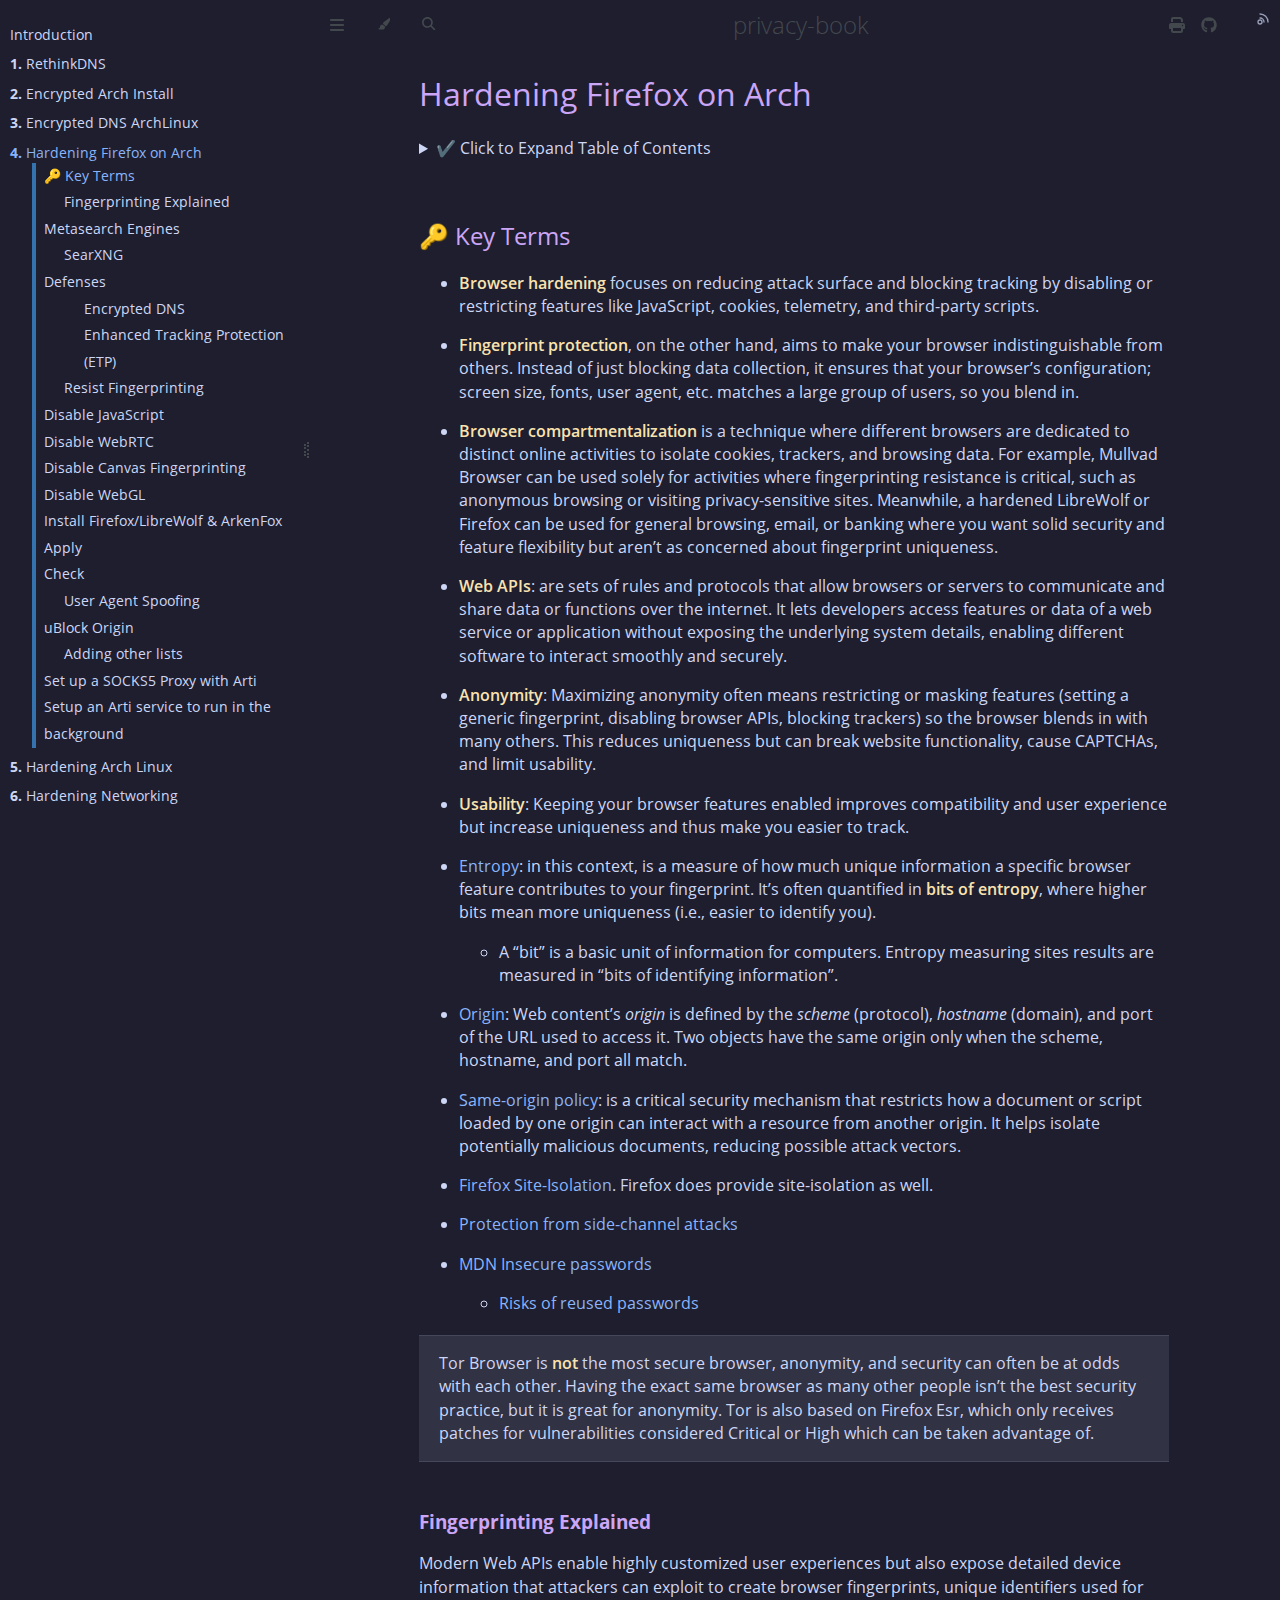
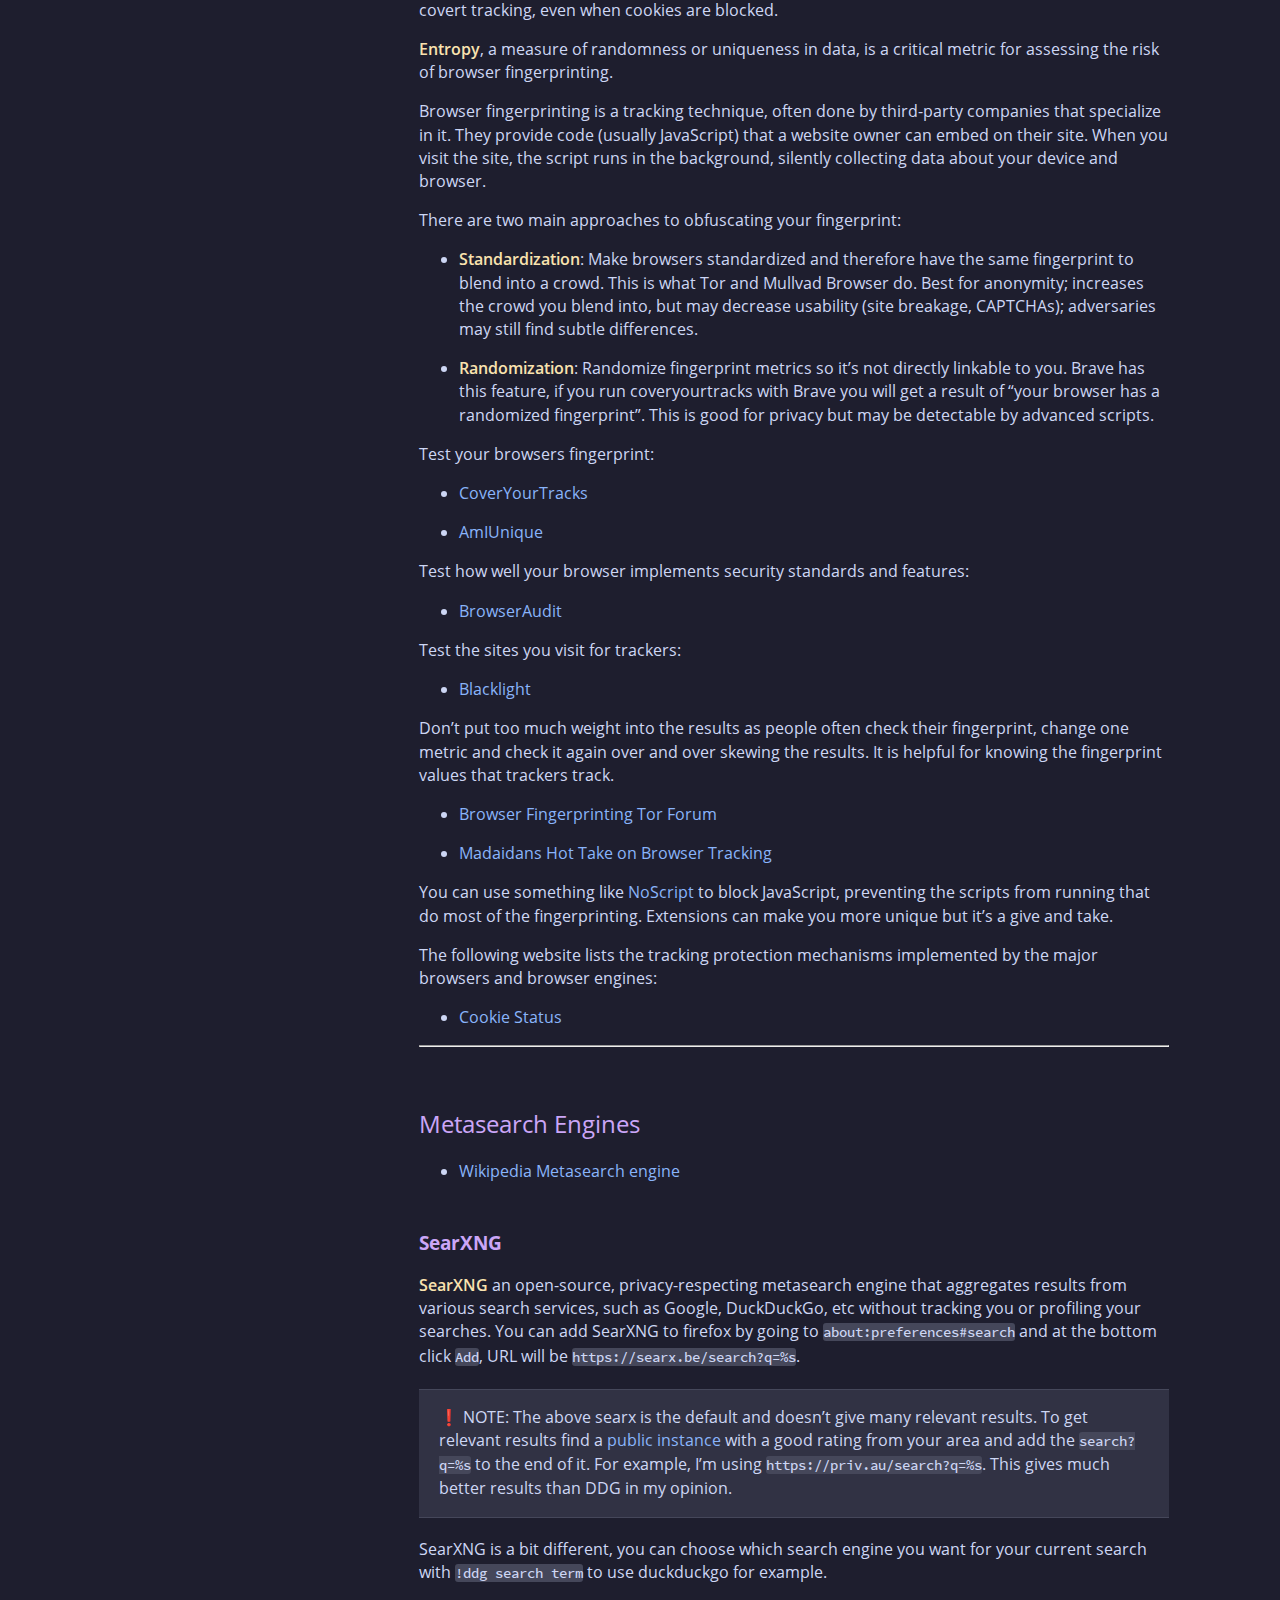
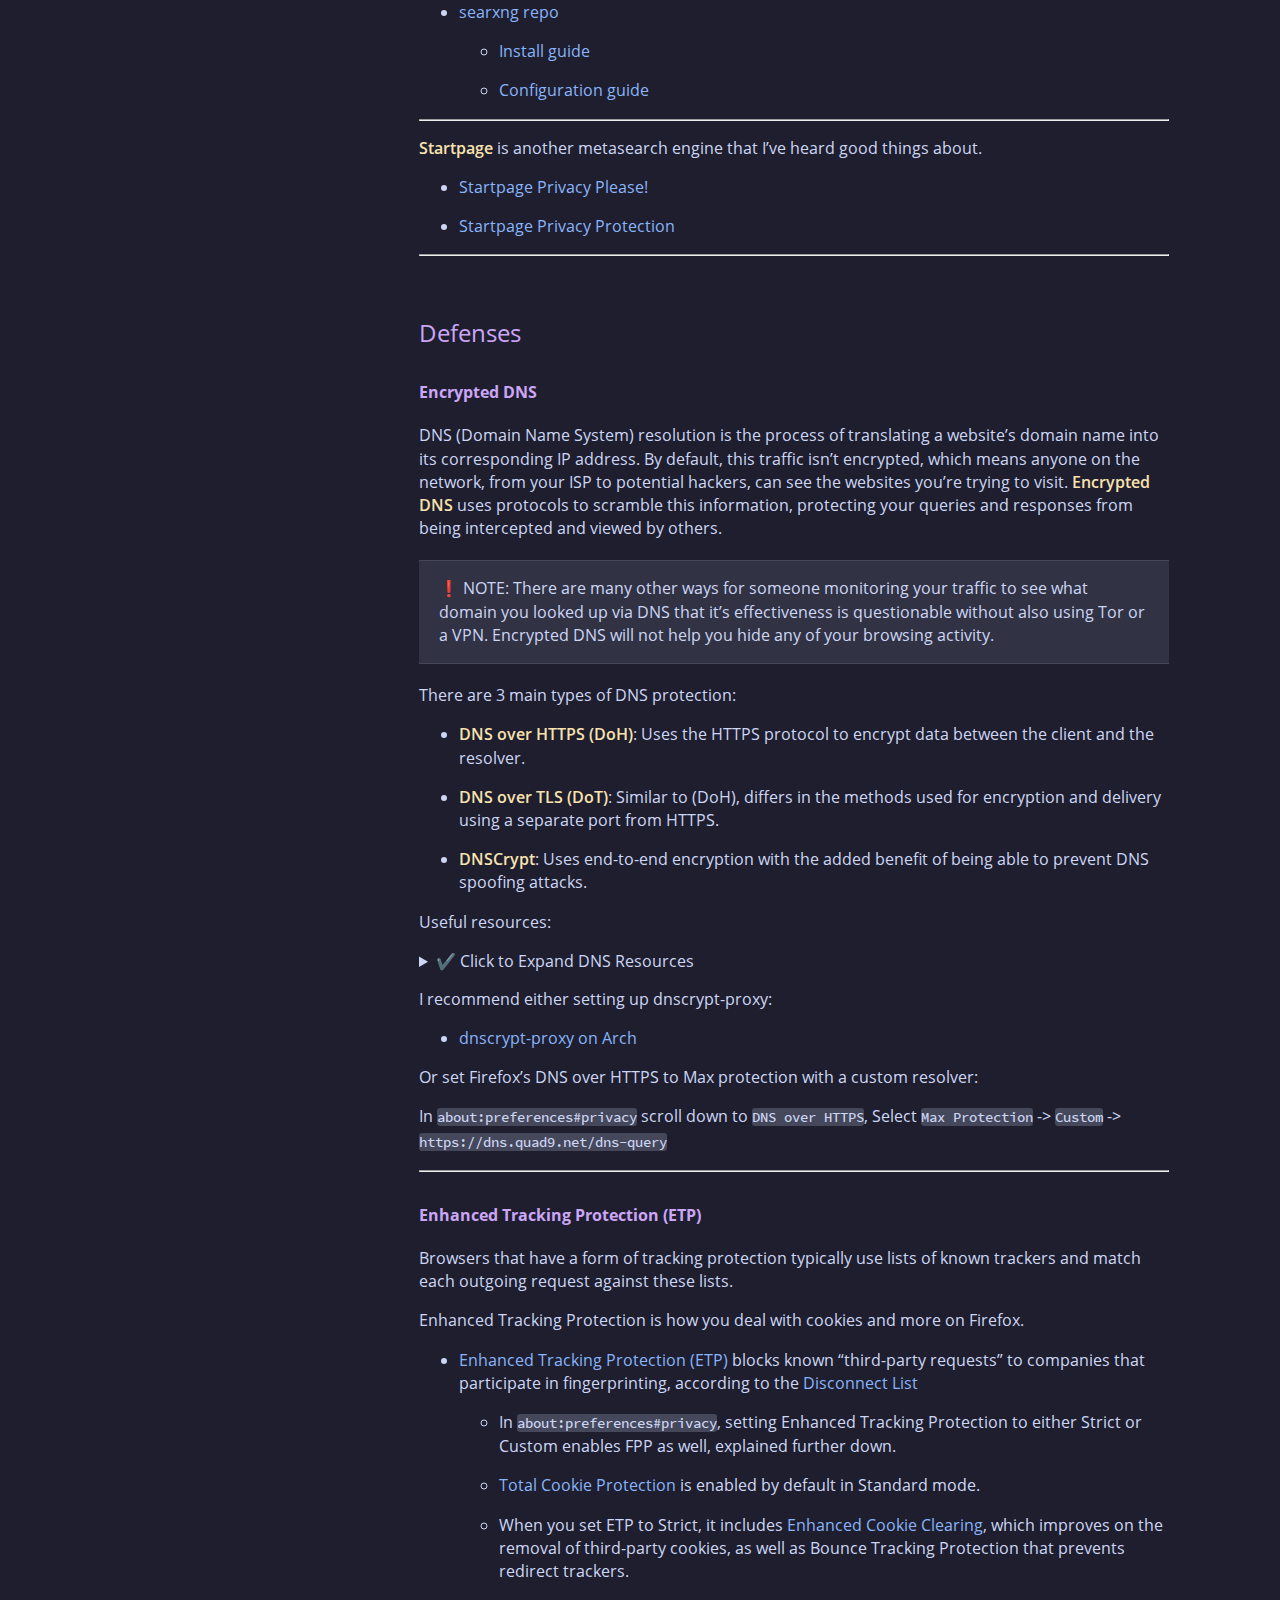
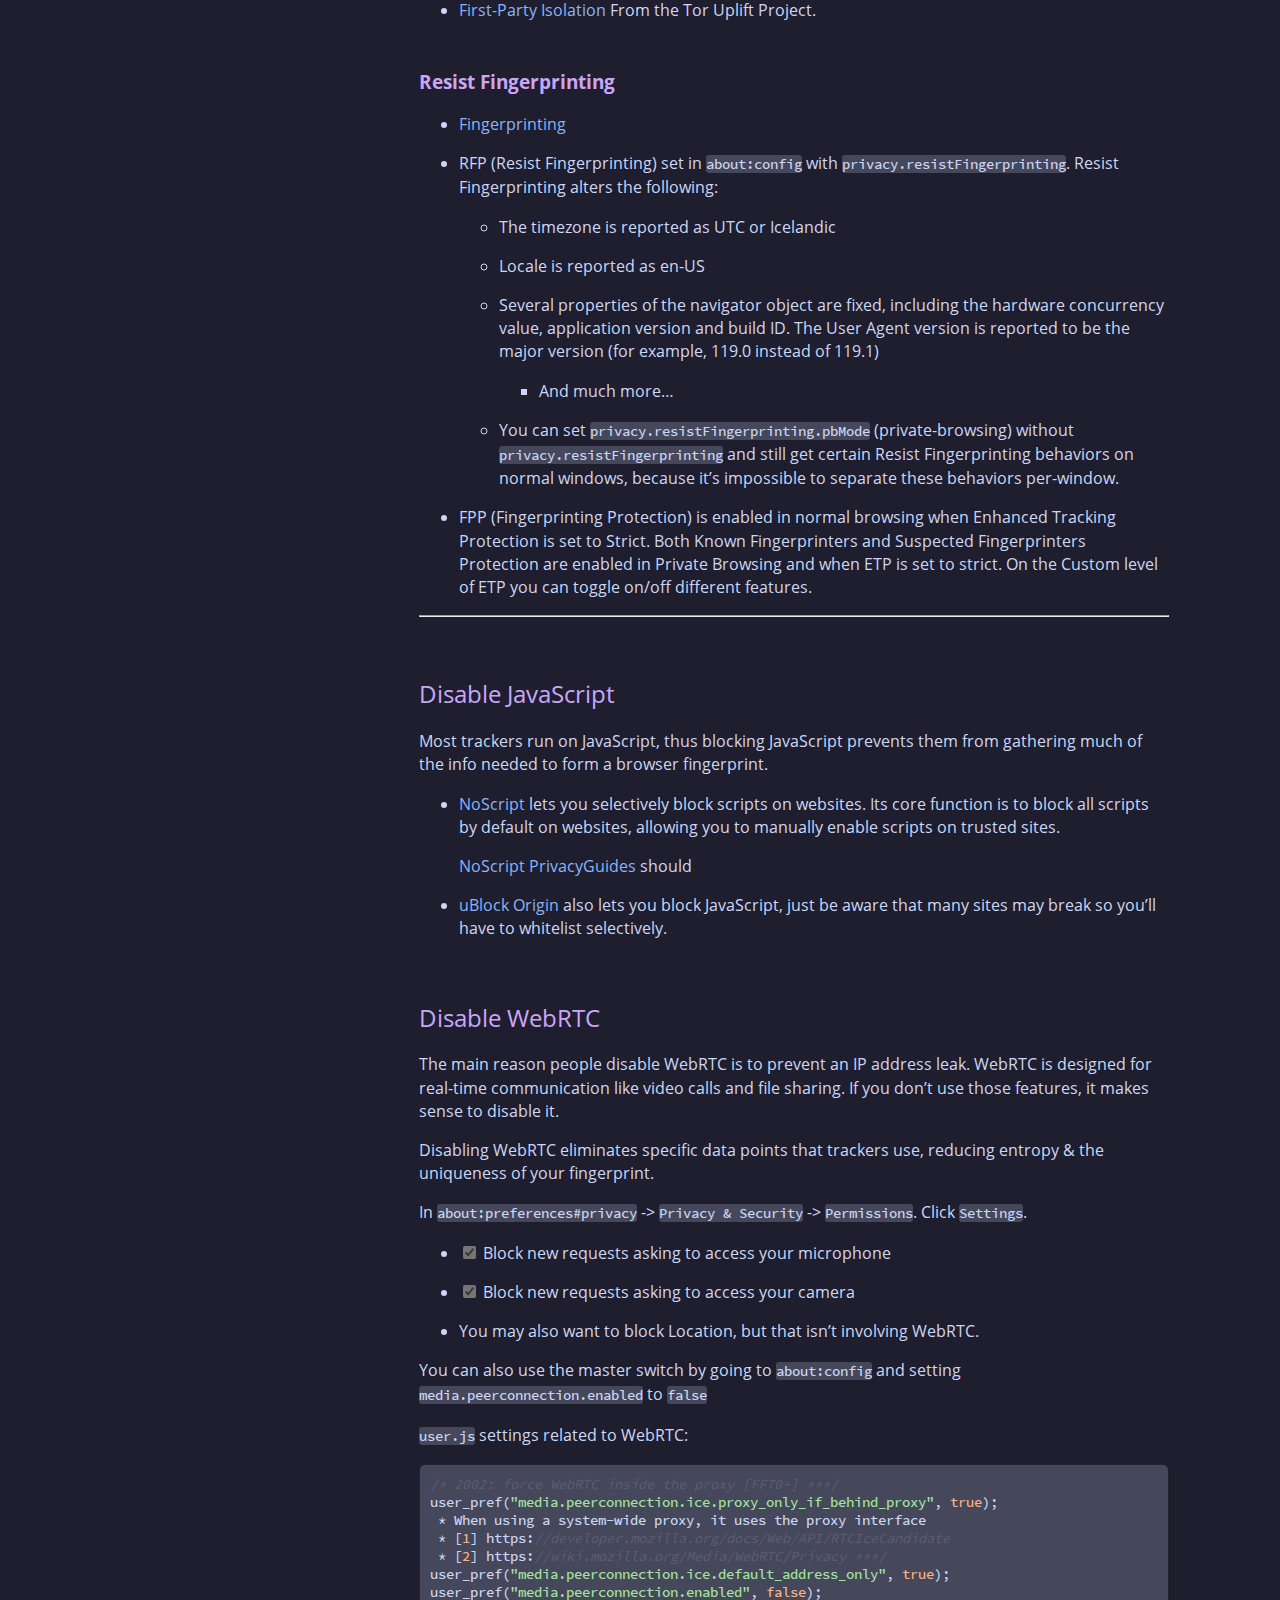
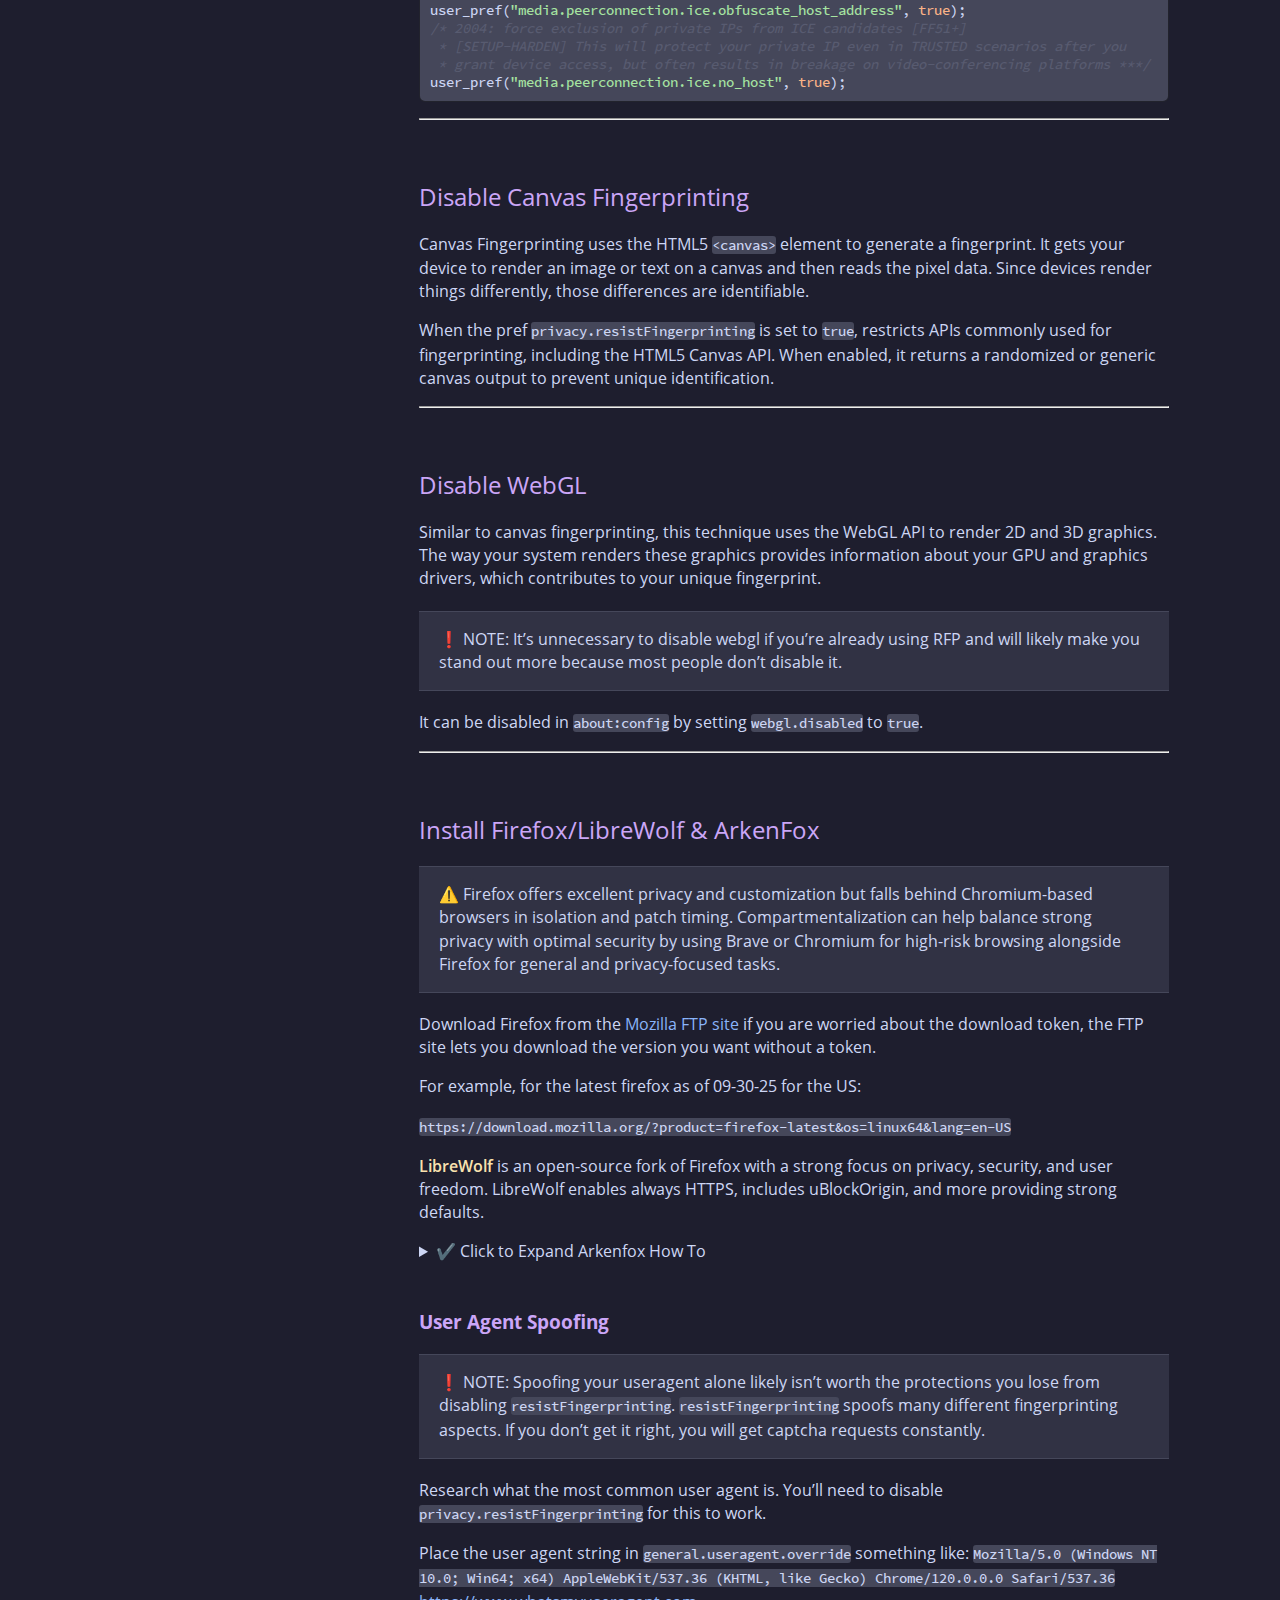
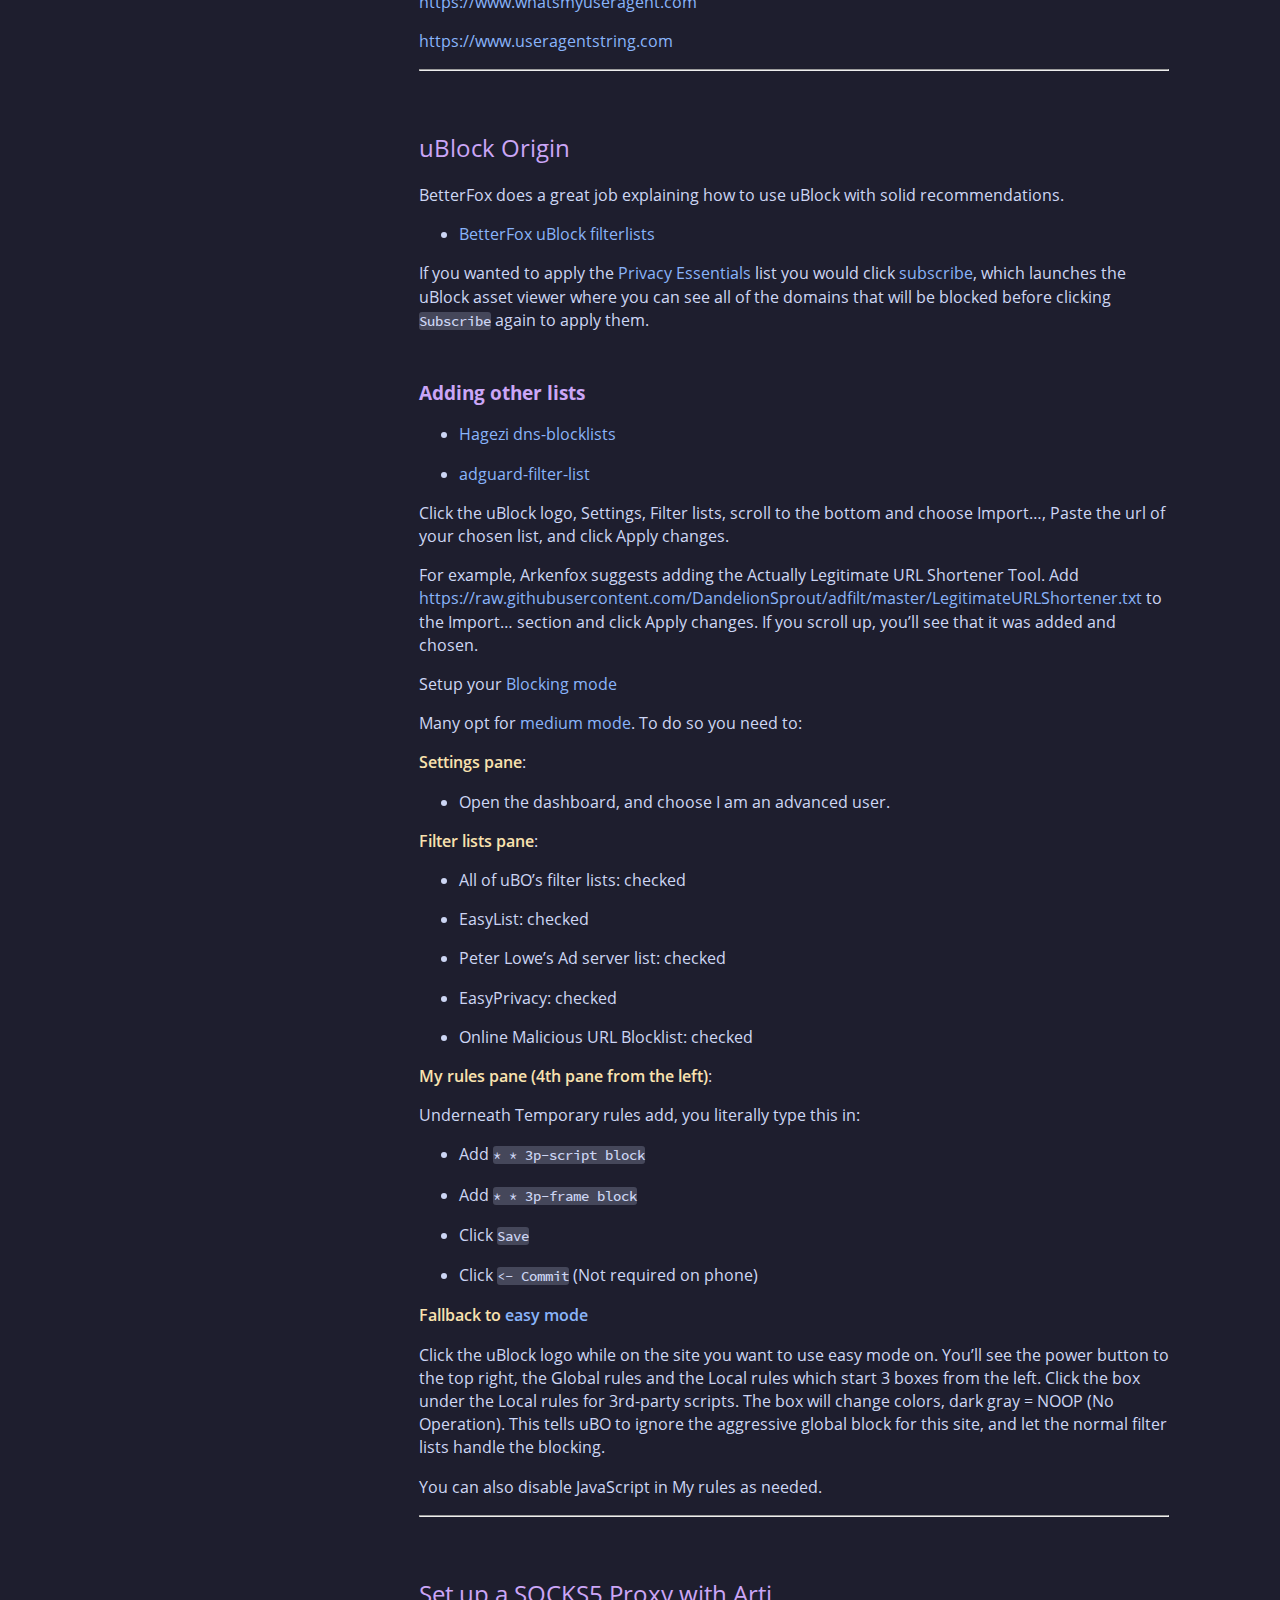
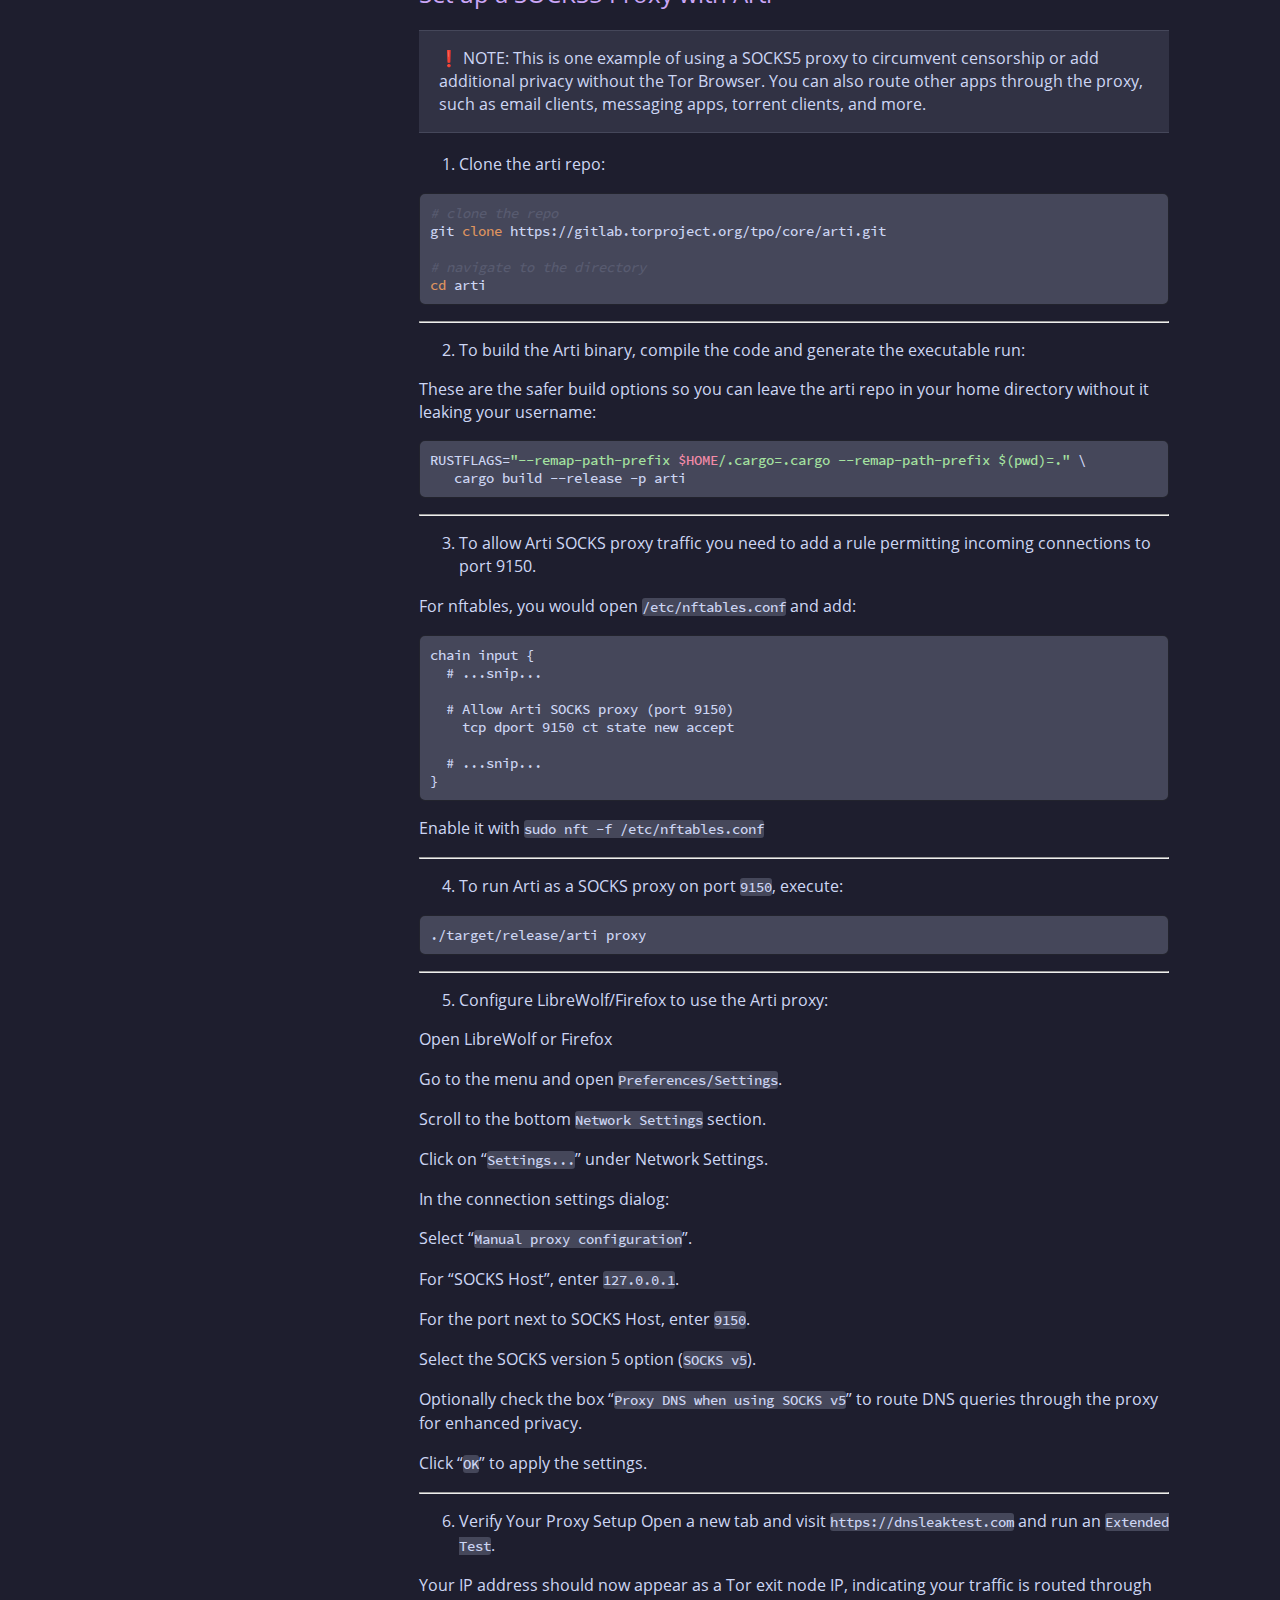
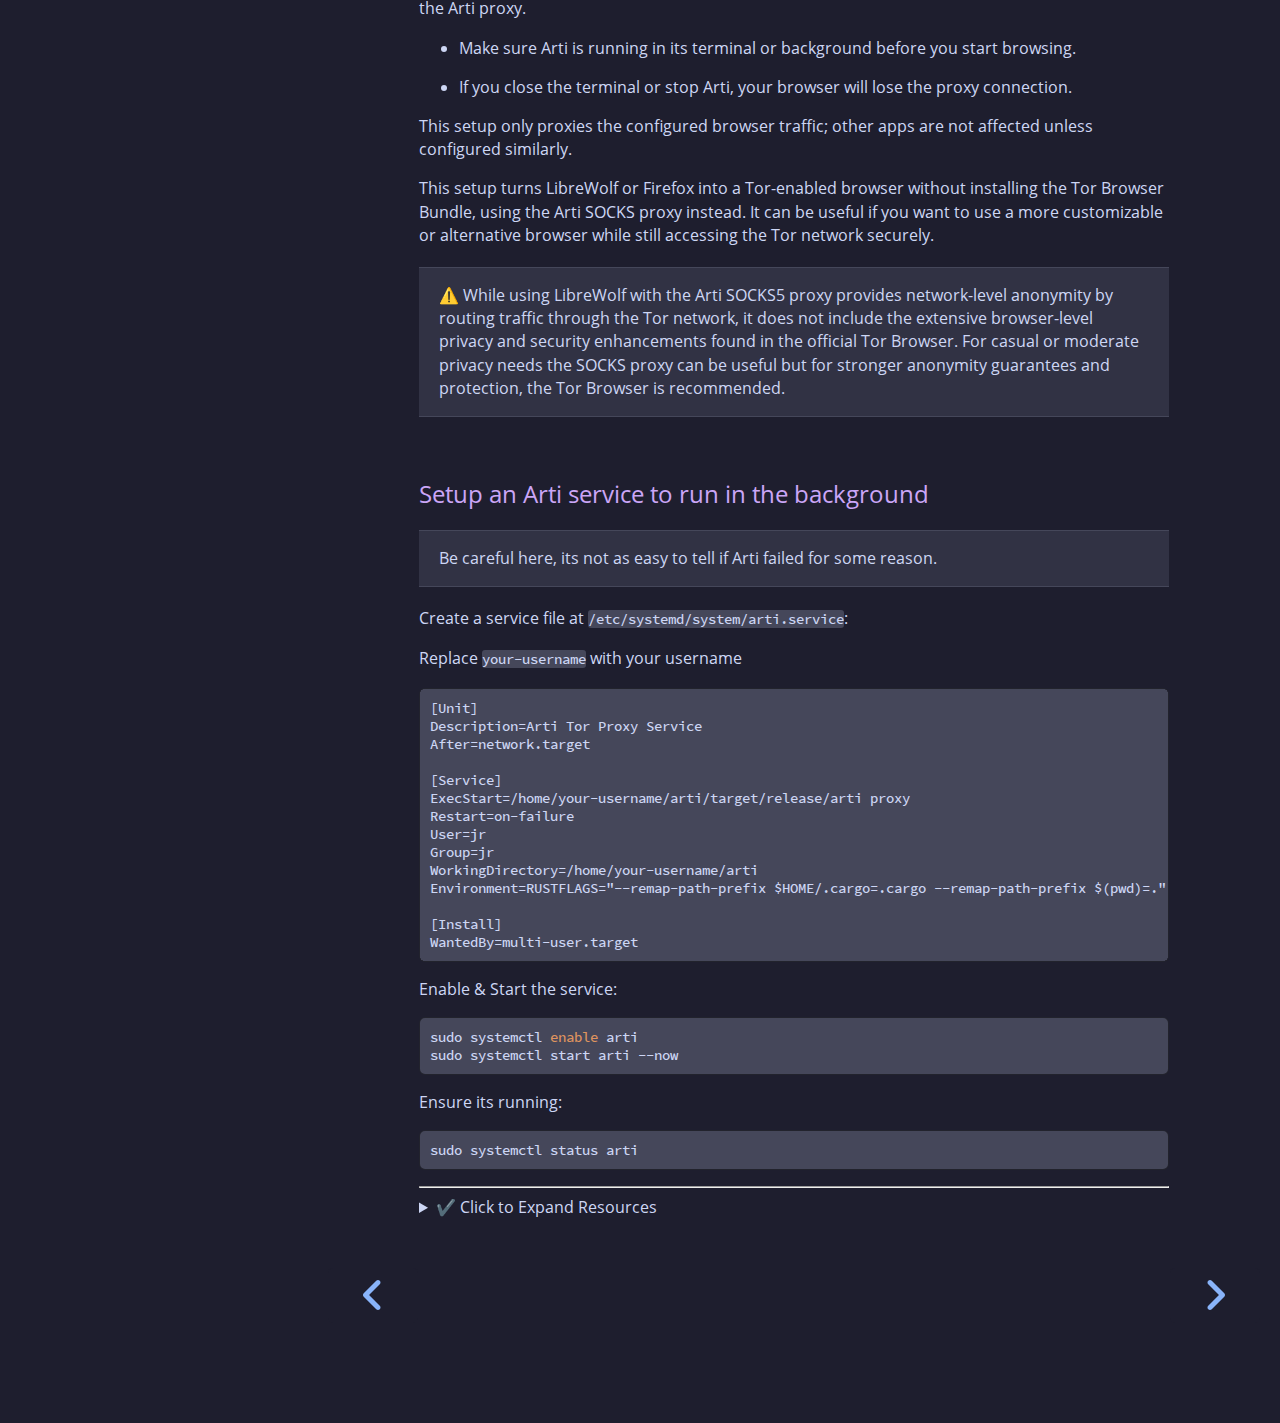
<file: arch/hardening_firefox.html>
<!DOCTYPE HTML>
<html lang="en" class="coal sidebar-visible" dir="ltr">
    <head>
        <!-- Book generated using mdBook -->
        <meta charset="UTF-8">
        <title>Hardening Firefox on Arch - privacy-book</title>


        <!-- Custom HTML head -->

        <meta name="description" content="">
        <meta name="viewport" content="width=device-width, initial-scale=1">
        <meta name="theme-color" content="#ffffff">

        <link rel="icon" href="../favicon-de23e50b.svg">
        <link rel="shortcut icon" href="../favicon-8114d1fc.png">
        <link rel="stylesheet" href="../css/variables-8adf115d.css">
        <link rel="stylesheet" href="../css/general-2459343d.css">
        <link rel="stylesheet" href="../css/chrome-ca6ed5dd.css">
        <link rel="stylesheet" href="../css/print-9e4910d8.css" media="print">

        <!-- Fonts -->
        <link rel="stylesheet" href="../fonts/fonts-9644e21d.css">

        <!-- Highlight.js Stylesheets -->
        <link rel="stylesheet" id="mdbook-highlight-css" href="../highlight-493f70e1.css">
        <link rel="stylesheet" id="mdbook-tomorrow-night-css" href="../tomorrow-night-4c0ae647.css">
        <link rel="stylesheet" id="mdbook-ayu-highlight-css" href="../ayu-highlight-3fdfc3ac.css">

        <!-- Custom theme stylesheets -->
        <link rel="stylesheet" href="../theme/header-buttons-af1bc2f9.css">
        <link rel="stylesheet" href="../theme/css/catppuccin-mocha-code-05792b31.css">


        <!-- Provide site root and default themes to javascript -->
        <script>
            const path_to_root = "../";
            const default_light_theme = "coal";
            const default_dark_theme = "navy";
            window.path_to_searchindex_js = "../searchindex-facc858c.js";
        </script>
        <!-- Start loading toc.js asap -->
        <script src="../toc-78eae84a.js"></script>
    </head>
    <body>
    <div id="mdbook-help-container">
        <div id="mdbook-help-popup">
            <h2 class="mdbook-help-title">Keyboard shortcuts</h2>
            <div>
                <p>Press <kbd>←</kbd> or <kbd>→</kbd> to navigate between chapters</p>
                <p>Press <kbd>S</kbd> or <kbd>/</kbd> to search in the book</p>
                <p>Press <kbd>?</kbd> to show this help</p>
                <p>Press <kbd>Esc</kbd> to hide this help</p>
            </div>
        </div>
    </div>
    <div id="mdbook-body-container">
        <!-- Work around some values being stored in localStorage wrapped in quotes -->
        <script>
            try {
                let theme = localStorage.getItem('mdbook-theme');
                let sidebar = localStorage.getItem('mdbook-sidebar');

                if (theme.startsWith('"') && theme.endsWith('"')) {
                    localStorage.setItem('mdbook-theme', theme.slice(1, theme.length - 1));
                }

                if (sidebar.startsWith('"') && sidebar.endsWith('"')) {
                    localStorage.setItem('mdbook-sidebar', sidebar.slice(1, sidebar.length - 1));
                }
            } catch (e) { }
        </script>

        <!-- Set the theme before any content is loaded, prevents flash -->
        <script>
            const default_theme = window.matchMedia("(prefers-color-scheme: dark)").matches ? default_dark_theme : default_light_theme;
            let theme;
            try { theme = localStorage.getItem('mdbook-theme'); } catch(e) { }
            if (theme === null || theme === undefined) { theme = default_theme; }
            const html = document.documentElement;
            html.classList.remove('coal')
            html.classList.add(theme);
            html.classList.add("js");
        </script>

        <input type="checkbox" id="mdbook-sidebar-toggle-anchor" class="hidden">

        <!-- Hide / unhide sidebar before it is displayed -->
        <script>
            let sidebar = null;
            const sidebar_toggle = document.getElementById("mdbook-sidebar-toggle-anchor");
            if (document.body.clientWidth >= 1080) {
                try { sidebar = localStorage.getItem('mdbook-sidebar'); } catch(e) { }
                sidebar = sidebar || 'visible';
            } else {
                sidebar = 'hidden';
                sidebar_toggle.checked = false;
            }
            if (sidebar === 'visible') {
                sidebar_toggle.checked = true;
            } else {
                html.classList.remove('sidebar-visible');
            }
        </script>

        <nav id="mdbook-sidebar" class="sidebar" aria-label="Table of contents">
            <!-- populated by js -->
            <mdbook-sidebar-scrollbox class="sidebar-scrollbox"></mdbook-sidebar-scrollbox>
            <noscript>
                <iframe class="sidebar-iframe-outer" src="../toc.html"></iframe>
            </noscript>
            <div id="mdbook-sidebar-resize-handle" class="sidebar-resize-handle">
                <div class="sidebar-resize-indicator"></div>
            </div>
        </nav>

        <div id="mdbook-page-wrapper" class="page-wrapper">

            <div class="page">
                <div id="mdbook-menu-bar-hover-placeholder"></div>
                <div id="mdbook-menu-bar" class="menu-bar sticky">
                    <div class="left-buttons">
                        <label id="mdbook-sidebar-toggle" class="icon-button" for="mdbook-sidebar-toggle-anchor" title="Toggle Table of Contents" aria-label="Toggle Table of Contents" aria-controls="mdbook-sidebar">
                            <span class=fa-svg><svg xmlns="http://www.w3.org/2000/svg" viewBox="0 0 448 512"><!--! Font Awesome Free 6.2.0 by @fontawesome - https://fontawesome.com License - https://fontawesome.com/license/free (Icons: CC BY 4.0, Fonts: SIL OFL 1.1, Code: MIT License) Copyright 2022 Fonticons, Inc. --><path d="M0 96C0 78.3 14.3 64 32 64H416c17.7 0 32 14.3 32 32s-14.3 32-32 32H32C14.3 128 0 113.7 0 96zM0 256c0-17.7 14.3-32 32-32H416c17.7 0 32 14.3 32 32s-14.3 32-32 32H32c-17.7 0-32-14.3-32-32zM448 416c0 17.7-14.3 32-32 32H32c-17.7 0-32-14.3-32-32s14.3-32 32-32H416c17.7 0 32 14.3 32 32z"/></svg></span>
                        </label>
                        <button id="mdbook-theme-toggle" class="icon-button" type="button" title="Change theme" aria-label="Change theme" aria-haspopup="true" aria-expanded="false" aria-controls="mdbook-theme-list">
                            <span class=fa-svg><svg xmlns="http://www.w3.org/2000/svg" viewBox="0 0 576 512"><!--! Font Awesome Free 6.2.0 by @fontawesome - https://fontawesome.com License - https://fontawesome.com/license/free (Icons: CC BY 4.0, Fonts: SIL OFL 1.1, Code: MIT License) Copyright 2022 Fonticons, Inc. --><path d="M371.3 367.1c27.3-3.9 51.9-19.4 67.2-42.9L600.2 74.1c12.6-19.5 9.4-45.3-7.6-61.2S549.7-4.4 531.1 9.6L294.4 187.2c-24 18-38.2 46.1-38.4 76.1L371.3 367.1zm-19.6 25.4l-116-104.4C175.9 290.3 128 339.6 128 400c0 3.9 .2 7.8 .6 11.6c1.8 17.5-10.2 36.4-27.8 36.4H96c-17.7 0-32 14.3-32 32s14.3 32 32 32H240c61.9 0 112-50.1 112-112c0-2.5-.1-5-.2-7.5z"/></svg></span>
                        </button>
                        <ul id="mdbook-theme-list" class="theme-popup" aria-label="Themes" role="menu">
                            <li role="none"><button role="menuitem" class="theme" id="mdbook-theme-default_theme">Auto</button></li>
                            <li role="none"><button role="menuitem" class="theme" id="mdbook-theme-light">Light</button></li>
                            <li role="none"><button role="menuitem" class="theme" id="mdbook-theme-rust">Rust</button></li>
                            <li role="none"><button role="menuitem" class="theme" id="mdbook-theme-coal">Coal</button></li>
                            <li role="none"><button role="menuitem" class="theme" id="mdbook-theme-navy">Navy</button></li>
                            <li role="none"><button role="menuitem" class="theme" id="mdbook-theme-ayu">Ayu</button></li>
                        </ul>
                        <button id="mdbook-search-toggle" class="icon-button" type="button" title="Search (`/`)" aria-label="Toggle Searchbar" aria-expanded="false" aria-keyshortcuts="/ s" aria-controls="mdbook-searchbar">
                            <span class=fa-svg><svg xmlns="http://www.w3.org/2000/svg" viewBox="0 0 512 512"><!--! Font Awesome Free 6.2.0 by @fontawesome - https://fontawesome.com License - https://fontawesome.com/license/free (Icons: CC BY 4.0, Fonts: SIL OFL 1.1, Code: MIT License) Copyright 2022 Fonticons, Inc. --><path d="M416 208c0 45.9-14.9 88.3-40 122.7L502.6 457.4c12.5 12.5 12.5 32.8 0 45.3s-32.8 12.5-45.3 0L330.7 376c-34.4 25.2-76.8 40-122.7 40C93.1 416 0 322.9 0 208S93.1 0 208 0S416 93.1 416 208zM208 352c79.5 0 144-64.5 144-144s-64.5-144-144-144S64 128.5 64 208s64.5 144 144 144z"/></svg></span>
                        </button>
                    </div>

                    <h1 class="menu-title">privacy-book</h1>

                    <div class="right-buttons">
                        <a href="../print.html" title="Print this book" aria-label="Print this book">
                            <span class=fa-svg id="print-button"><svg xmlns="http://www.w3.org/2000/svg" viewBox="0 0 512 512"><!--! Font Awesome Free 6.2.0 by @fontawesome - https://fontawesome.com License - https://fontawesome.com/license/free (Icons: CC BY 4.0, Fonts: SIL OFL 1.1, Code: MIT License) Copyright 2022 Fonticons, Inc. --><path d="M128 0C92.7 0 64 28.7 64 64v96h64V64H354.7L384 93.3V160h64V93.3c0-17-6.7-33.3-18.7-45.3L400 18.7C388 6.7 371.7 0 354.7 0H128zM384 352v32 64H128V384 368 352H384zm64 32h32c17.7 0 32-14.3 32-32V256c0-35.3-28.7-64-64-64H64c-35.3 0-64 28.7-64 64v96c0 17.7 14.3 32 32 32H64v64c0 35.3 28.7 64 64 64H384c35.3 0 64-28.7 64-64V384zm-16-88c-13.3 0-24-10.7-24-24s10.7-24 24-24s24 10.7 24 24s-10.7 24-24 24z"/></svg></span>
                        </a>
                        <a href="https://github.com/saylesss88/privacy-book.git" title="Git repository" aria-label="Git repository">
                            <span class=fa-svg><svg xmlns="http://www.w3.org/2000/svg" viewBox="0 0 496 512"><!--! Font Awesome Free 6.2.0 by @fontawesome - https://fontawesome.com License - https://fontawesome.com/license/free (Icons: CC BY 4.0, Fonts: SIL OFL 1.1, Code: MIT License) Copyright 2022 Fonticons, Inc. --><path d="M165.9 397.4c0 2-2.3 3.6-5.2 3.6-3.3.3-5.6-1.3-5.6-3.6 0-2 2.3-3.6 5.2-3.6 3-.3 5.6 1.3 5.6 3.6zm-31.1-4.5c-.7 2 1.3 4.3 4.3 4.9 2.6 1 5.6 0 6.2-2s-1.3-4.3-4.3-5.2c-2.6-.7-5.5.3-6.2 2.3zm44.2-1.7c-2.9.7-4.9 2.6-4.6 4.9.3 2 2.9 3.3 5.9 2.6 2.9-.7 4.9-2.6 4.6-4.6-.3-1.9-3-3.2-5.9-2.9zM244.8 8C106.1 8 0 113.3 0 252c0 110.9 69.8 205.8 169.5 239.2 12.8 2.3 17.3-5.6 17.3-12.1 0-6.2-.3-40.4-.3-61.4 0 0-70 15-84.7-29.8 0 0-11.4-29.1-27.8-36.6 0 0-22.9-15.7 1.6-15.4 0 0 24.9 2 38.6 25.8 21.9 38.6 58.6 27.5 72.9 20.9 2.3-16 8.8-27.1 16-33.7-55.9-6.2-112.3-14.3-112.3-110.5 0-27.5 7.6-41.3 23.6-58.9-2.6-6.5-11.1-33.3 2.6-67.9 20.9-6.5 69 27 69 27 20-5.6 41.5-8.5 62.8-8.5s42.8 2.9 62.8 8.5c0 0 48.1-33.6 69-27 13.7 34.7 5.2 61.4 2.6 67.9 16 17.7 25.8 31.5 25.8 58.9 0 96.5-58.9 104.2-114.8 110.5 9.2 7.9 17 22.9 17 46.4 0 33.7-.3 75.4-.3 83.6 0 6.5 4.6 14.4 17.3 12.1C428.2 457.8 496 362.9 496 252 496 113.3 383.5 8 244.8 8zM97.2 352.9c-1.3 1-1 3.3.7 5.2 1.6 1.6 3.9 2.3 5.2 1 1.3-1 1-3.3-.7-5.2-1.6-1.6-3.9-2.3-5.2-1zm-10.8-8.1c-.7 1.3.3 2.9 2.3 3.9 1.6 1 3.6.7 4.3-.7.7-1.3-.3-2.9-2.3-3.9-2-.6-3.6-.3-4.3.7zm32.4 35.6c-1.6 1.3-1 4.3 1.3 6.2 2.3 2.3 5.2 2.6 6.5 1 1.3-1.3.7-4.3-1.3-6.2-2.2-2.3-5.2-2.6-6.5-1zm-11.4-14.7c-1.6 1-1.6 3.6 0 5.9 1.6 2.3 4.3 3.3 5.6 2.3 1.6-1.3 1.6-3.9 0-6.2-1.4-2.3-4-3.3-5.6-2z"/></svg></span>
                        </a>

                    </div>
                </div>

                <div id="mdbook-search-wrapper" class="hidden">
                    <form id="mdbook-searchbar-outer" class="searchbar-outer">
                        <div class="search-wrapper">
                            <input type="search" id="mdbook-searchbar" name="searchbar" placeholder="Search this book ..." aria-controls="mdbook-searchresults-outer" aria-describedby="searchresults-header">
                            <div class="spinner-wrapper">
                                <span class=fa-svg id="fa-spin"><svg xmlns="http://www.w3.org/2000/svg" viewBox="0 0 512 512"><!--! Font Awesome Free 6.2.0 by @fontawesome - https://fontawesome.com License - https://fontawesome.com/license/free (Icons: CC BY 4.0, Fonts: SIL OFL 1.1, Code: MIT License) Copyright 2022 Fonticons, Inc. --><path d="M304 48c0-26.5-21.5-48-48-48s-48 21.5-48 48s21.5 48 48 48s48-21.5 48-48zm0 416c0-26.5-21.5-48-48-48s-48 21.5-48 48s21.5 48 48 48s48-21.5 48-48zM48 304c26.5 0 48-21.5 48-48s-21.5-48-48-48s-48 21.5-48 48s21.5 48 48 48zm464-48c0-26.5-21.5-48-48-48s-48 21.5-48 48s21.5 48 48 48s48-21.5 48-48zM142.9 437c18.7-18.7 18.7-49.1 0-67.9s-49.1-18.7-67.9 0s-18.7 49.1 0 67.9s49.1 18.7 67.9 0zm0-294.2c18.7-18.7 18.7-49.1 0-67.9S93.7 56.2 75 75s-18.7 49.1 0 67.9s49.1 18.7 67.9 0zM369.1 437c18.7 18.7 49.1 18.7 67.9 0s18.7-49.1 0-67.9s-49.1-18.7-67.9 0s-18.7 49.1 0 67.9z"/></svg></span>
                            </div>
                        </div>
                    </form>
                    <div id="mdbook-searchresults-outer" class="searchresults-outer hidden">
                        <div id="mdbook-searchresults-header" class="searchresults-header"></div>
                        <ul id="mdbook-searchresults">
                        </ul>
                    </div>
                </div>

                <!-- Apply ARIA attributes after the sidebar and the sidebar toggle button are added to the DOM -->
                <script>
                    document.getElementById('mdbook-sidebar-toggle').setAttribute('aria-expanded', sidebar === 'visible');
                    document.getElementById('mdbook-sidebar').setAttribute('aria-hidden', sidebar !== 'visible');
                    Array.from(document.querySelectorAll('#mdbook-sidebar a')).forEach(function(link) {
                        link.setAttribute('tabIndex', sidebar === 'visible' ? 0 : -1);
                    });
                </script>

                <div id="mdbook-content" class="content">
                    <main>
                        <h1 id="hardening-firefox-on-arch"><a class="header" href="#hardening-firefox-on-arch">Hardening Firefox on Arch</a></h1>
<details>
<summary> ✔️ Click to Expand Table of Contents</summary>
<ul>
<li><a href="#-key-terms">🔑 Key Terms</a>
<ul>
<li><a href="#fingerprinting-explained">Fingerprinting Explained</a></li>
</ul>
</li>
<li><a href="#metasearch-engines">Metasearch Engines</a>
<ul>
<li><a href="#searxng">SearXNG</a></li>
</ul>
</li>
<li><a href="#defenses">Defenses</a>
<ul>
<li><a href="#encrypted-dns">Encrypted DNS</a></li>
<li><a href="#enhanced-tracking-protection-etp">Enhanced Tracking Protection (ETP)</a></li>
<li><a href="#resist-fingerprinting">Resist Fingerprinting</a></li>
</ul>
</li>
<li><a href="#disable-javascript">Disable JavaScript</a></li>
<li><a href="#disable-webrtc">Disable WebRTC</a></li>
<li><a href="#disable-canvas-fingerprinting">Disable Canvas Fingerprinting</a></li>
<li><a href="#disable-webgl">Disable WebGL</a></li>
<li><a href="#install-firefoxlibrewolf--arkenfox">Install Firefox/LibreWolf &amp; ArkenFox</a></li>
<li><a href="#apply">Apply</a></li>
<li><a href="#check">Check</a>
<ul>
<li><a href="#user-agent-spoofing">User Agent Spoofing</a></li>
</ul>
</li>
<li><a href="#ublock-origin">uBlock Origin</a>
<ul>
<li><a href="#adding-other-lists">Adding other lists</a></li>
</ul>
</li>
<li><a href="#set-up-a-socks5-proxy-with-arti">Set up a SOCKS5 Proxy with Arti</a></li>
<li><a href="#setup-an-arti-service-to-run-in-the-background">Setup an Arti service to run in the background</a></li>
</ul>
</details>
<h2 id="-key-terms"><a class="header" href="#-key-terms">🔑 Key Terms</a></h2>
<ul>
<li>
<p><strong>Browser hardening</strong> focuses on reducing attack surface and blocking tracking
by disabling or restricting features like JavaScript, cookies, telemetry, and
third-party scripts.</p>
</li>
<li>
<p><strong>Fingerprint protection</strong>, on the other hand, aims to make your browser
indistinguishable from others. Instead of just blocking data collection, it
ensures that your browser’s configuration; screen size, fonts, user agent,
etc. matches a large group of users, so you blend in.</p>
</li>
<li>
<p><strong>Browser compartmentalization</strong> is a technique where different browsers are
dedicated to distinct online activities to isolate cookies, trackers, and
browsing data. For example, Mullvad Browser can be used solely for activities
where fingerprinting resistance is critical, such as anonymous browsing or
visiting privacy-sensitive sites. Meanwhile, a hardened LibreWolf or Firefox
can be used for general browsing, email, or banking where you want solid
security and feature flexibility but aren’t as concerned about fingerprint
uniqueness.</p>
</li>
<li>
<p><strong>Web APIs</strong>: are sets of rules and protocols that allow browsers or servers
to communicate and share data or functions over the internet. It lets
developers access features or data of a web service or application without
exposing the underlying system details, enabling different software to
interact smoothly and securely.</p>
</li>
<li>
<p><strong>Anonymity</strong>: Maximizing anonymity often means restricting or masking
features (setting a generic fingerprint, disabling browser APIs, blocking
trackers) so the browser blends in with many others. This reduces uniqueness
but can break website functionality, cause CAPTCHAs, and limit usability.</p>
</li>
<li>
<p><strong>Usability</strong>: Keeping your browser features enabled improves compatibility
and user experience but increase uniqueness and thus make you easier to track.</p>
</li>
<li>
<p><a href="https://en.wikipedia.org/wiki/Entropy_(computing)">Entropy</a>: in this
context, is a measure of how much unique information a specific browser
feature contributes to your fingerprint. It’s often quantified in <strong>bits of
entropy</strong>, where higher bits mean more uniqueness (i.e., easier to identify
you).</p>
<ul>
<li>A “bit” is a basic unit of information for computers. Entropy measuring
sites results are measured in “bits of identifying information”.</li>
</ul>
</li>
<li>
<p><a href="https://developer.mozilla.org/en-US/docs/Glossary/Origin">Origin</a>: Web
content’s <em>origin</em> is defined by the <em>scheme</em> (protocol), <em>hostname</em> (domain),
and port of the URL used to access it. Two objects have the same origin only
when the scheme, hostname, and port all match.</p>
</li>
<li>
<p><a href="https://developer.mozilla.org/en-US/docs/Web/Security/Same-origin_policy">Same-origin policy</a>:
is a critical security mechanism that restricts how a document or script
loaded by one origin can interact with a resource from another origin. It
helps isolate potentially malicious documents, reducing possible attack
vectors.</p>
</li>
<li>
<p><a href="https://blog.mozilla.org/security/2021/05/18/introducing-site-isolation-in-firefox/">Firefox Site-Isolation</a>.
Firefox does provide site-isolation as well.</p>
</li>
<li>
<p><a href="https://www.mozilla.org/en-US/security/advisories/mfsa2018-01/">Protection from side-channel attacks</a></p>
</li>
<li>
<p><a href="https://developer.mozilla.org/en-US/docs/Web/Security/Insecure_passwords">MDN Insecure passwords</a></p>
<ul>
<li><a href="https://blog.mozilla.org/tanvi/2016/01/28/no-more-passwords-over-http-please/">Risks of reused passwords</a></li>
</ul>
</li>
</ul>
<blockquote>
<p>Tor Browser is <strong>not</strong> the most secure browser, anonymity, and security can
often be at odds with each other. Having the exact same browser as many other
people isn’t the best security practice, but it is great for anonymity. Tor is
also based on Firefox Esr, which only receives patches for vulnerabilities
considered Critical or High which can be taken advantage of.</p>
</blockquote>
<h3 id="fingerprinting-explained"><a class="header" href="#fingerprinting-explained">Fingerprinting Explained</a></h3>
<p>Modern Web APIs enable highly customized user experiences but also expose
detailed device information that attackers can exploit to create browser
fingerprints, unique identifiers used for covert tracking, even when cookies are
blocked.</p>
<p><strong>Entropy</strong>, a measure of randomness or uniqueness in data, is a critical metric
for assessing the risk of browser fingerprinting.</p>
<p>Browser fingerprinting is a tracking technique, often done by third-party
companies that specialize in it. They provide code (usually JavaScript) that a
website owner can embed on their site. When you visit the site, the script runs
in the background, silently collecting data about your device and browser.</p>
<p>There are two main approaches to obfuscating your fingerprint:</p>
<ul>
<li>
<p><strong>Standardization</strong>: Make browsers standardized and therefore have the same
fingerprint to blend into a crowd. This is what Tor and Mullvad Browser do.
Best for anonymity; increases the crowd you blend into, but may decrease
usability (site breakage, CAPTCHAs); adversaries may still find subtle
differences.</p>
</li>
<li>
<p><strong>Randomization</strong>: Randomize fingerprint metrics so it’s not directly linkable
to you. Brave has this feature, if you run coveryourtracks with Brave you will
get a result of “your browser has a randomized fingerprint”. This is good for
privacy but may be detectable by advanced scripts.</p>
</li>
</ul>
<p>Test your browsers fingerprint:</p>
<ul>
<li>
<p><a href="https://coveryourtracks.eff.org/">CoverYourTracks</a></p>
</li>
<li>
<p><a href="https://amiunique.org/">AmIUnique</a></p>
</li>
</ul>
<p>Test how well your browser implements security standards and features:</p>
<ul>
<li><a href="https://browseraudit.com">BrowserAudit</a></li>
</ul>
<p>Test the sites you visit for trackers:</p>
<ul>
<li><a href="https://themarkup.org/ask-the-markup/2020/09/22/i-scanned-the-websites-i-visit-with-blacklight-and-its-horrifying-now-what">Blacklight</a></li>
</ul>
<p>Don’t put too much weight into the results as people often check their
fingerprint, change one metric and check it again over and over skewing the
results. It is helpful for knowing the fingerprint values that trackers track.</p>
<ul>
<li>
<p><a href="https://forum.torproject.org/t/browser-fingerprinting/1228/25">Browser Fingerprinting Tor Forum</a></p>
</li>
<li>
<p><a href="https://madaidans-insecurities.github.io/browser-tracking.html">Madaidans Hot Take on Browser Tracking</a></p>
</li>
</ul>
<p>You can use something like <a href="https://noscript.net/">NoScript</a> to block
JavaScript, preventing the scripts from running that do most of the
fingerprinting. Extensions can make you more unique but it’s a give and take.</p>
<p>The following website lists the tracking protection mechanisms implemented by
the major browsers and browser engines:</p>
<ul>
<li><a href="https://www.cookiestatus.com/">Cookie Status</a></li>
</ul>
<hr>
<h2 id="metasearch-engines"><a class="header" href="#metasearch-engines">Metasearch Engines</a></h2>
<ul>
<li><a href="https://en.wikipedia.org/wiki/Metasearch_engine">Wikipedia Metasearch engine</a></li>
</ul>
<h3 id="searxng"><a class="header" href="#searxng">SearXNG</a></h3>
<p><strong>SearXNG</strong> an open-source, privacy-respecting metasearch engine that aggregates
results from various search services, such as Google, DuckDuckGo, etc without
tracking you or profiling your searches. You can add SearXNG to firefox by going
to <code>about:preferences#search</code> and at the bottom click <code>Add</code>, URL will be
<code>https://searx.be/search?q=%s</code>.</p>
<blockquote>
<p>❗️ NOTE: The above searx is the default and doesn’t give many relevant
results. To get relevant results find a
<a href="https://searx.space/">public instance</a> with a good rating from your area and
add the <code>search?q=%s</code> to the end of it. For example, I’m using
<code>https://priv.au/search?q=%s</code>. This gives much better results than DDG in my
opinion.</p>
</blockquote>
<p>SearXNG is a bit different, you can choose which search engine you want for your
current search with <code>!ddg search term</code> to use duckduckgo for example.</p>
<ul>
<li><a href="https://github.com/searxng/searxng?tab=readme-ov-file">searxng repo</a>
<ul>
<li>
<p><a href="https://docs.searxng.org/admin/installation.html">Install guide</a></p>
</li>
<li>
<p><a href="https://docs.searxng.org/admin/settings/index.html">Configuration guide</a></p>
</li>
</ul>
</li>
</ul>
<hr>
<p><strong>Startpage</strong> is another metasearch engine that I’ve heard good things about.</p>
<ul>
<li>
<p><a href="https://www.startpage.com/privacy-please/">Startpage Privacy Please!</a></p>
</li>
<li>
<p><a href="https://www.startpage.com/privacy-please/startpage-articles/easy-privacy-control-across-the-internet-introducing-startpage-privacy-protection">Startpage Privacy Protection</a></p>
</li>
</ul>
<hr>
<h2 id="defenses"><a class="header" href="#defenses">Defenses</a></h2>
<h4 id="encrypted-dns"><a class="header" href="#encrypted-dns">Encrypted DNS</a></h4>
<p>DNS (Domain Name System) resolution is the process of translating a website’s
domain name into its corresponding IP address. By default, this traffic isn’t
encrypted, which means anyone on the network, from your ISP to potential
hackers, can see the websites you’re trying to visit. <strong>Encrypted DNS</strong> uses
protocols to scramble this information, protecting your queries and responses
from being intercepted and viewed by others.</p>
<blockquote>
<p>❗ NOTE: There are many other ways for someone monitoring your traffic to see
what domain you looked up via DNS that it’s effectiveness is questionable
without also using Tor or a VPN. Encrypted DNS will not help you hide any of
your browsing activity.</p>
</blockquote>
<p>There are 3 main types of DNS protection:</p>
<ul>
<li>
<p><strong>DNS over HTTPS (DoH)</strong>: Uses the HTTPS protocol to encrypt data between the
client and the resolver.</p>
</li>
<li>
<p><strong>DNS over TLS (DoT)</strong>: Similar to (DoH), differs in the methods used for
encryption and delivery using a separate port from HTTPS.</p>
</li>
<li>
<p><strong>DNSCrypt</strong>: Uses end-to-end encryption with the added benefit of being able
to prevent DNS spoofing attacks.</p>
</li>
</ul>
<p>Useful resources:</p>
<details>
<summary> ✔️ Click to Expand DNS Resources </summary>
<ul>
<li>
<p><a href="https://www.cloudflare.com/learning/dns/what-is-dns/">Domain Name System (DNS)</a></p>
</li>
<li>
<p><a href="https://en.wikipedia.org/wiki/DNS_over_HTTPS">Wikipedia DNS over HTTPS (DoH)</a></p>
</li>
<li>
<p><a href="https://en.wikipedia.org/wiki/DNS_over_TLS">Wikipedia DNS over TLS (DoT)</a></p>
</li>
<li>
<p><a href="https://blog.cloudflare.com/dns-encryption-explained/">Cloudflare Dns Encryption Explained</a></p>
</li>
<li>
<p><a href="https://nordvpn.com/blog/encrypted-dns-traffic/">NordVPN Encrypted Dns Traffic</a></p>
</li>
</ul>
<p><strong>Hot Take</strong>:</p>
<ul>
<li><a href="https://madaidans-insecurities.github.io/encrypted-dns.html">Encrypted DNS is ineffective without a VPN or Tor by madaidan</a></li>
</ul>
</details>
<p>I recommend either setting up dnscrypt-proxy:</p>
<ul>
<li><a href="https://mako088.github.io/arch/enc_dns.html">dnscrypt-proxy on Arch</a></li>
</ul>
<p>Or set Firefox’s DNS over HTTPS to Max protection with a custom resolver:</p>
<p>In <code>about:preferences#privacy</code> scroll down to <code>DNS over HTTPS</code>, Select
<code>Max Protection</code> -&gt; <code>Custom</code> -&gt; <code>https://dns.quad9.net/dns-query</code></p>
<hr>
<h4 id="enhanced-tracking-protection-etp"><a class="header" href="#enhanced-tracking-protection-etp">Enhanced Tracking Protection (ETP)</a></h4>
<p>Browsers that have a form of tracking protection typically use lists of known
trackers and match each outgoing request against these lists.</p>
<p>Enhanced Tracking Protection is how you deal with cookies and more on Firefox.</p>
<ul>
<li>
<p><a href="https://support.mozilla.org/en-US/kb/enhanced-tracking-protection-firefox-desktop">Enhanced Tracking Protection (ETP)</a>
blocks known “third-party requests” to companies that participate in
fingerprinting, according to the
<a href="https://disconnect.me/trackerprotection">Disconnect List</a></p>
<ul>
<li>
<p>In <code>about:preferences#privacy</code>, setting Enhanced Tracking Protection to
either Strict or Custom enables FPP as well, explained further down.</p>
</li>
<li>
<p><a href="https://blog.mozilla.org/mozilla/firefox-rolls-out-total-cookie-protection-by-default-to-all-users-worldwide/">Total Cookie Protection</a>
is enabled by default in Standard mode.</p>
</li>
<li>
<p>When you set ETP to Strict, it includes
<a href="https://blog.mozilla.org/security/2021/08/10/firefox-91-introduces-enhanced-cookie-clearing/">Enhanced Cookie Clearing</a>,
which improves on the removal of third-party cookies, as well as Bounce
Tracking Protection that prevents redirect trackers.</p>
</li>
</ul>
</li>
<li>
<p><a href="https://wiki.mozilla.org/Security/FirstPartyIsolation">First-Party Isolation</a>
From the Tor Uplift Project.</p>
</li>
</ul>
<h3 id="resist-fingerprinting"><a class="header" href="#resist-fingerprinting">Resist Fingerprinting</a></h3>
<ul>
<li>
<p><a href="https://wiki.mozilla.org/Security/Fingerprinting">Fingerprinting</a></p>
</li>
<li>
<p>RFP (Resist Fingerprinting) set in <code>about:config</code> with
<code>privacy.resistFingerprinting</code>. Resist Fingerprinting alters the following:</p>
<ul>
<li>
<p>The timezone is reported as UTC or Icelandic</p>
</li>
<li>
<p>Locale is reported as en-US</p>
</li>
<li>
<p>Several properties of the navigator object are fixed, including the hardware
concurrency value, application version and build ID. The User Agent version
is reported to be the major version (for example, 119.0 instead of 119.1)</p>
<ul>
<li>And much more…</li>
</ul>
</li>
<li>
<p>You can set <code>privacy.resistFingerprinting.pbMode</code> (private-browsing) without
<code>privacy.resistFingerprinting</code> and still get certain Resist Fingerprinting
behaviors on normal windows, because it’s impossible to separate these
behaviors per-window.</p>
</li>
</ul>
</li>
<li>
<p>FPP (Fingerprinting Protection) is enabled in normal browsing when Enhanced
Tracking Protection is set to Strict. Both Known Fingerprinters and Suspected
Fingerprinters Protection are enabled in Private Browsing and when ETP is set
to strict. On the Custom level of ETP you can toggle on/off different
features.</p>
</li>
</ul>
<hr>
<h2 id="disable-javascript"><a class="header" href="#disable-javascript">Disable JavaScript</a></h2>
<p>Most trackers run on JavaScript, thus blocking JavaScript prevents them from
gathering much of the info needed to form a browser fingerprint.</p>
<ul>
<li>
<p><a href="https://noscript.net/">NoScript</a> lets you selectively block scripts on
websites. Its core function is to block all scripts by default on websites,
allowing you to manually enable scripts on trusted sites.</p>
<p><a href="https://blog.jeaye.com/2017/11/30/noscript/">NoScript PrivacyGuides</a> should</p>
</li>
<li>
<p><a href="https://ublockorigin.com/">uBlock Origin</a> also lets you block JavaScript,
just be aware that many sites may break so you’ll have to whitelist
selectively.</p>
</li>
</ul>
<h2 id="disable-webrtc"><a class="header" href="#disable-webrtc">Disable WebRTC</a></h2>
<p>The main reason people disable WebRTC is to prevent an IP address leak. WebRTC
is designed for real-time communication like video calls and file sharing. If
you don’t use those features, it makes sense to disable it.</p>
<p>Disabling WebRTC eliminates specific data points that trackers use, reducing
entropy &amp; the uniqueness of your fingerprint.</p>
<p>In <code>about:preferences#privacy</code> -&gt; <code>Privacy &amp; Security</code> -&gt; <code>Permissions</code>. Click
<code>Settings</code>.</p>
<ul>
<li>
<p><input disabled="" type="checkbox" checked=""> Block new requests asking to access your microphone</p>
</li>
<li>
<p><input disabled="" type="checkbox" checked=""> Block new requests asking to access your camera</p>
</li>
<li>
<p>You may also want to block Location, but that isn’t involving WebRTC.</p>
</li>
</ul>
<p>You can also use the master switch by going to <code>about:config</code> and setting
<code>media.peerconnection.enabled</code> to <code>false</code></p>
<p><code>user.js</code> settings related to WebRTC:</p>
<pre><code class="language-js">/* 2002: force WebRTC inside the proxy [FF70+] ***/
user_pref("media.peerconnection.ice.proxy_only_if_behind_proxy", true);
 * When using a system-wide proxy, it uses the proxy interface
 * [1] https://developer.mozilla.org/docs/Web/API/RTCIceCandidate
 * [2] https://wiki.mozilla.org/Media/WebRTC/Privacy ***/
user_pref("media.peerconnection.ice.default_address_only", true);
user_pref("media.peerconnection.enabled", false);
user_pref("media.peerconnection.ice.obfuscate_host_address", true);
/* 2004: force exclusion of private IPs from ICE candidates [FF51+]
 * [SETUP-HARDEN] This will protect your private IP even in TRUSTED scenarios after you
 * grant device access, but often results in breakage on video-conferencing platforms ***/
user_pref("media.peerconnection.ice.no_host", true);
</code></pre>
<hr>
<h2 id="disable-canvas-fingerprinting"><a class="header" href="#disable-canvas-fingerprinting">Disable Canvas Fingerprinting</a></h2>
<p>Canvas Fingerprinting uses the HTML5 <code>&lt;canvas&gt;</code> element to generate a
fingerprint. It gets your device to render an image or text on a canvas and then
reads the pixel data. Since devices render things differently, those differences
are identifiable.</p>
<p>When the pref <code>privacy.resistFingerprinting</code> is set to <code>true</code>, restricts APIs
commonly used for fingerprinting, including the HTML5 Canvas API. When enabled,
it returns a randomized or generic canvas output to prevent unique
identification.</p>
<hr>
<h2 id="disable-webgl"><a class="header" href="#disable-webgl">Disable WebGL</a></h2>
<p>Similar to canvas fingerprinting, this technique uses the WebGL API to render 2D
and 3D graphics. The way your system renders these graphics provides information
about your GPU and graphics drivers, which contributes to your unique
fingerprint.</p>
<blockquote>
<p>❗️ NOTE: It’s unnecessary to disable webgl if you’re already using RFP and
will likely make you stand out more because most people don’t disable it.</p>
</blockquote>
<p>It can be disabled in <code>about:config</code> by setting <code>webgl.disabled</code> to <code>true</code>.</p>
<hr>
<h2 id="install-firefoxlibrewolf--arkenfox"><a class="header" href="#install-firefoxlibrewolf--arkenfox">Install Firefox/LibreWolf &amp; ArkenFox</a></h2>
<blockquote>
<p>⚠️ Firefox offers excellent privacy and customization but falls behind
Chromium-based browsers in isolation and patch timing. Compartmentalization
can help balance strong privacy with optimal security by using Brave or
Chromium for high-risk browsing alongside Firefox for general and
privacy-focused tasks.</p>
</blockquote>
<p>Download Firefox from the
<a href="https://ftp.mozilla.org/pub/firefox/releases/">Mozilla FTP site</a> if you are
worried about the download token, the FTP site lets you download the version you
want without a token.</p>
<p>For example, for the latest firefox as of 09-30-25 for the US:</p>
<p><code>https://download.mozilla.org/?product=firefox-latest&amp;os=linux64&amp;lang=en-US</code></p>
<p><strong>LibreWolf</strong> is an open-source fork of Firefox with a strong focus on privacy,
security, and user freedom. LibreWolf enables always HTTPS, includes
uBlockOrigin, and more providing strong defaults.</p>
<details>
<summary> ✔️ Click to Expand Arkenfox How To </summary>
<p>The process is the same for both Firefox &amp; LibreWolf. I like LibreWolf for it’s
strong defaults but may lag behind Firefox getting security patches.</p>
<pre><code class="language-bash">paru -S librewolf-bin
</code></pre>
<p>Read the <a href="https://github.com/arkenfox/user.js/wiki">ArkenFox Wiki</a></p>
<h2 id="apply"><a class="header" href="#apply">Apply</a></h2>
<p>Open <code>about:support</code> and look for <code>Profile Directory</code> under <code>Application Basics</code>
Select <code>Open Directory</code>, it will bring you to somewhere like
<code>~/.librewolf/pefoo8xx.default-default/</code> and that is where you place the
<code>user.js</code>.</p>
<p>Place the following files in your <code>Profile Directory</code>:</p>
<ol>
<li>
<p><a href="https://github.com/arkenfox/user.js/blob/master/user.js">Arkenfox user.js</a>
Read through the <code>user.js</code>, not all settings are applied by default such as
RFP Fingerprinting protection.</p>
</li>
<li>
<p><a href="https://github.com/arkenfox/user.js/blob/master/updater.sh">updater.sh</a></p>
</li>
<li>
<p><a href="https://github.com/arkenfox/user.js/blob/master/prefsCleaner.sh">prefsCleaner.sh</a></p>
</li>
<li>
<p>Also create your own <code>user-overrides.js</code> with any changes you want to make to
the default <code>user.js</code>. These changes are amended to the <code>user.js</code> and applied
last enabling them to override the default settings. It’s best to make
changes here so that updating the Arkenfox <code>user.js</code> doesn’t make you lose
all of your customizations.</p>
</li>
</ol>
<p>Example <code>user-overrides.js</code> spoofing the user agent:</p>
<blockquote>
<p>❗️ This is just an example, always check for common useragent strings
yourself. Read the Arkenfox Wiki!</p>
</blockquote>
<pre><code class="language-js">&lt;!-- user_pref( --&gt;
  &lt;!-- "general.useragent.override", --&gt;
  &lt;!-- "Mozilla/5.0 (Windows NT 10.0; Win64; x64) AppleWebKit/537.36 (KHTML, like Gecko) Chrome/120.0.0.0 Safari/537.36", --&gt;
&lt;!-- ); --&gt;
// Disable Activity Stream on new windows and tab pages
user_pref("browser.newtab.preload", false);
// Enhanced Tracking Protection (ETP)
user_pref("privacy.bounceTrackingProtection.mode", 1); // [FF131+] [ETP FF133+]
user_pref("privacy.trackingprotection.enabled", true);
// Resist Fingerprinting (RFP)
user_pref("privacy.resistFingerprinting", true); // [FF41+]
user_pref("privacy.resistFingerprinting.pbmode", true); // [FF114+]
// WebRTC
user_pref("media.peerconnection.enabled", false);
user_pref("media.peerconnection.ice.default_address_only", true);
// WebGL
user_pref("webgl.disabled", true);
// Geolocation
user_pref("geo.enabled", false);
user_pref("full-screen-api.enabled", false);
user_pref(
  "geo.provider.network.url",
  "https://location.services.mozilla.com/v1/geolocate?key=%MOZILLA_API_KEY%",
);
// Disable studies
user_pref("app.sheild.optoutstudies.enabled", false);
// Master Switches, Be Careful
user_pref("browser.safebrowsing.malware.enabled", false);
user_pref("browser.safebrowsing.phishing.enabled", false);
user_pref("browser.safebrowsing.provider.google4.gethashURL", "");
user_pref("browser.safebrowsing.provider.google4.updateURL", "");
user_pref("browser.safebrowsing.provider.google.gethashURL", "");
user_pref("browser.safebrowsing.provider.google.updateURL", "");
user_pref("browser.safebrowsing.provider.google4.dataSharingURL", "");
user_pref("signon.rememberSignons", false);
user_pref("browser.xul.error_pages.expert_bad_cert", true);
//* [NOTE] Will cause breakage: older modems/routers and some sites e.g banks, vimeo, icloud, instagram ***/
user_pref("network.http.referer.XOriginPolicy", 2);
user_pref("network.http.sendRefererHeader", 1);
// 0 is most strict:
user_pref("network.http.referer.trimmingPolicy", 0);
user_pref("network.http.referer.XOriginTrimmingPolicy", 2);
</code></pre>
<p>To apply your prefs you have to run the <code>updater.sh</code> script.</p>
<pre><code class="language-bash">~/.mozilla/firefox/v5kwl3c0.default-release&gt; ./updater.sh

                ############################################################################
                ####                                                                    ####
                ####                          arkenfox user.js                          ####
                ####       Hardening the Privacy and Security Settings of Firefox       ####
                ####           Maintained by @Thorin-Oakenpants and @earthlng           ####
                ####            Updater for macOS and Linux by @overdodactyl            ####
                ####                                                                    ####
                ############################################################################


Documentation for this script is available here: https://github.com/arkenfox/user.js/wiki/5.1-Updater-[Options]#-maclinux

Please observe the following information:
    Firefox profile:  /home/jr/.mozilla/firefox/v5kwl3c0.default-release
    Available online: * version: 140
    Currently using:  * version: 140


This script will update to the latest user.js file and append any custom configurations from user-overrides.js. Continue Y/N?
y

Status: user.js has been backed up and replaced with the latest version!
Status: Override file appended: user-overrides.js
</code></pre>
<h2 id="check"><a class="header" href="#check">Check</a></h2>
<p>Launch LibreWolf or Firefox and press <code>Ctrl-Shift-J</code> to launch Browser Console
Mode, and look for any errors.</p>
<p>Go to <code>about:config</code> -&gt; [x] <code>Show only modified preferences</code>. You should see
<code>SUCCESS: No no he's not dead, he's, he's restin'!</code></p>
</details>
<h3 id="user-agent-spoofing"><a class="header" href="#user-agent-spoofing">User Agent Spoofing</a></h3>
<blockquote>
<p>❗️ NOTE: Spoofing your useragent alone likely isn’t worth the protections you
lose from disabling <code>resistFingerprinting</code>. <code>resistFingerprinting</code> spoofs many
different fingerprinting aspects. If you don’t get it right, you will get
captcha requests constantly.</p>
</blockquote>
<p>Research what the most common user agent is. You’ll need to disable
<code>privacy.resistFingerprinting</code> for this to work.</p>
<p>Place the user agent string in <code>general.useragent.override</code> something like:
<code>Mozilla/5.0 (Windows NT 10.0; Win64; x64) AppleWebKit/537.36 (KHTML, like Gecko) Chrome/120.0.0.0 Safari/537.36</code>
<a href="https://www.whatsmyuseragent.com">https://www.whatsmyuseragent.com</a></p>
<p><a href="https://www.useragentstring.com">https://www.useragentstring.com</a></p>
<hr>
<h2 id="ublock-origin"><a class="header" href="#ublock-origin">uBlock Origin</a></h2>
<p>BetterFox does a great job explaining how to use uBlock with solid
recommendations.</p>
<ul>
<li><a href="https://github.com/yokoffing/filterlists?tab=readme-ov-file#guidelines">BetterFox uBlock filterlists</a></li>
</ul>
<p>If you wanted to apply the
<a href="https://github.com/yokoffing/filterlists/blob/main/privacy_essentials.txt">Privacy Essentials</a>
list you would click
<a href="https://subscribe.adblockplus.org/?location=https://raw.githubusercontent.com/yokoffing/filterlists/main/privacy_essentials.txt&amp;title=Privacy%20Essentials">subscribe</a>,
which launches the uBlock asset viewer where you can see all of the domains that
will be blocked before clicking <code>Subscribe</code> again to apply them.</p>
<h3 id="adding-other-lists"><a class="header" href="#adding-other-lists">Adding other lists</a></h3>
<ul>
<li>
<p><a href="https://github.com/hagezi/dns-blocklists">Hagezi dns-blocklists</a></p>
</li>
<li>
<p><a href="https://github.com/ppfeufer/adguard-filter-list">adguard-filter-list</a></p>
</li>
</ul>
<p>Click the uBlock logo, Settings, Filter lists, scroll to the bottom and choose
Import…, Paste the url of your chosen list, and click Apply changes.</p>
<p>For example, Arkenfox suggests adding the Actually Legitimate URL Shortener
Tool. Add
<a href="https://raw.githubusercontent.com/DandelionSprout/adfilt/master/LegitimateURLShortener.txt">https://raw.githubusercontent.com/DandelionSprout/adfilt/master/LegitimateURLShortener.txt</a>
to the Import… section and click Apply changes. If you scroll up, you’ll see
that it was added and chosen.</p>
<p>Setup your <a href="https://github.com/gorhill/uBlock/wiki/Blocking-mode">Blocking mode</a></p>
<p>Many opt for
<a href="https://github.com/gorhill/uBlock/wiki/Blocking-mode:-medium-mode">medium mode</a>.
To do so you need to:</p>
<p><strong>Settings pane</strong>:</p>
<ul>
<li>Open the dashboard, and choose I am an advanced user.</li>
</ul>
<p><strong>Filter lists pane</strong>:</p>
<ul>
<li>
<p>All of uBO’s filter lists: checked</p>
</li>
<li>
<p>EasyList: checked</p>
</li>
<li>
<p>Peter Lowe’s Ad server list: checked</p>
</li>
<li>
<p>EasyPrivacy: checked</p>
</li>
<li>
<p>Online Malicious URL Blocklist: checked</p>
</li>
</ul>
<p><strong>My rules pane (4th pane from the left)</strong>:</p>
<p>Underneath Temporary rules add, you literally type this in:</p>
<ul>
<li>
<p>Add <code>* * 3p-script block</code></p>
</li>
<li>
<p>Add <code>* * 3p-frame block</code></p>
</li>
<li>
<p>Click <code>Save</code></p>
</li>
<li>
<p>Click <code>&lt;- Commit</code> (Not required on phone)</p>
</li>
</ul>
<p><strong>Fallback to
<a href="https://github.com/gorhill/uBlock/wiki/Blocking-mode:-easy-mode">easy mode</a></strong></p>
<p>Click the uBlock logo while on the site you want to use easy mode on. You’ll see
the power button to the top right, the Global rules and the Local rules which
start 3 boxes from the left. Click the box under the Local rules for 3rd-party
scripts. The box will change colors, dark gray = NOOP (No Operation). This tells
uBO to ignore the aggressive global block for this site, and let the normal
filter lists handle the blocking.</p>
<p>You can also disable JavaScript in My rules as needed.</p>
<hr>
<h2 id="set-up-a-socks5-proxy-with-arti"><a class="header" href="#set-up-a-socks5-proxy-with-arti">Set up a SOCKS5 Proxy with Arti</a></h2>
<blockquote>
<p>❗️ NOTE: This is one example of using a SOCKS5 proxy to circumvent censorship
or add additional privacy without the Tor Browser. You can also route other
apps through the proxy, such as email clients, messaging apps, torrent
clients, and more.</p>
</blockquote>
<ol>
<li>Clone the arti repo:</li>
</ol>
<pre><code class="language-bash"># clone the repo
git clone https://gitlab.torproject.org/tpo/core/arti.git

# navigate to the directory
cd arti
</code></pre>
<hr>
<ol start="2">
<li>To build the Arti binary, compile the code and generate the executable run:</li>
</ol>
<p>These are the safer build options so you can leave the arti repo in your home
directory without it leaking your username:</p>
<pre><code class="language-bash">RUSTFLAGS="--remap-path-prefix $HOME/.cargo=.cargo --remap-path-prefix $(pwd)=." \
   cargo build --release -p arti
</code></pre>
<hr>
<ol start="3">
<li>To allow Arti SOCKS proxy traffic you need to add a rule permitting incoming
connections to port 9150.</li>
</ol>
<p>For nftables, you would open <code>/etc/nftables.conf</code> and add:</p>
<pre><code class="language-conf">chain input {
  # ...snip...

  # Allow Arti SOCKS proxy (port 9150)
    tcp dport 9150 ct state new accept

  # ...snip...
}
</code></pre>
<p>Enable it with <code>sudo nft -f /etc/nftables.conf</code></p>
<hr>
<ol start="4">
<li>To run Arti as a SOCKS proxy on port <code>9150</code>, execute:</li>
</ol>
<pre><code class="language-bash">./target/release/arti proxy
</code></pre>
<hr>
<ol start="5">
<li>Configure LibreWolf/Firefox to use the Arti proxy:</li>
</ol>
<p>Open LibreWolf or Firefox</p>
<p>Go to the menu and open <code>Preferences/Settings</code>.</p>
<p>Scroll to the bottom <code>Network Settings</code> section.</p>
<p>Click on “<code>Settings...</code>” under Network Settings.</p>
<p>In the connection settings dialog:</p>
<p>Select “<code>Manual proxy configuration</code>”.</p>
<p>For “SOCKS Host”, enter <code>127.0.0.1</code>.</p>
<p>For the port next to SOCKS Host, enter <code>9150</code>.</p>
<p>Select the SOCKS version 5 option (<code>SOCKS v5</code>).</p>
<p>Optionally check the box “<code>Proxy DNS when using SOCKS v5</code>” to route DNS queries
through the proxy for enhanced privacy.</p>
<p>Click “<code>OK</code>” to apply the settings.</p>
<hr>
<ol start="6">
<li>Verify Your Proxy Setup Open a new tab and visit <code>https://dnsleaktest.com</code>
and run an <code>Extended Test</code>.</li>
</ol>
<p>Your IP address should now appear as a Tor exit node IP, indicating your traffic
is routed through the Arti proxy.</p>
<ul>
<li>
<p>Make sure Arti is running in its terminal or background before you start
browsing.</p>
</li>
<li>
<p>If you close the terminal or stop Arti, your browser will lose the proxy
connection.</p>
</li>
</ul>
<p>This setup only proxies the configured browser traffic; other apps are not
affected unless configured similarly.</p>
<p>This setup turns LibreWolf or Firefox into a Tor-enabled browser without
installing the Tor Browser Bundle, using the Arti SOCKS proxy instead. It can be
useful if you want to use a more customizable or alternative browser while still
accessing the Tor network securely.</p>
<blockquote>
<p>⚠️ While using LibreWolf with the Arti SOCKS5 proxy provides network-level
anonymity by routing traffic through the Tor network, it does not include the
extensive browser-level privacy and security enhancements found in the
official Tor Browser. For casual or moderate privacy needs the SOCKS proxy can
be useful but for stronger anonymity guarantees and protection, the Tor
Browser is recommended.</p>
</blockquote>
<h2 id="setup-an-arti-service-to-run-in-the-background"><a class="header" href="#setup-an-arti-service-to-run-in-the-background">Setup an Arti service to run in the background</a></h2>
<blockquote>
<p>Be careful here, its not as easy to tell if Arti failed for some reason.</p>
</blockquote>
<p>Create a service file at <code>/etc/systemd/system/arti.service</code>:</p>
<p>Replace <code>your-username</code> with your username</p>
<pre><code class="language-.service">[Unit]
Description=Arti Tor Proxy Service
After=network.target

[Service]
ExecStart=/home/your-username/arti/target/release/arti proxy
Restart=on-failure
User=jr
Group=jr
WorkingDirectory=/home/your-username/arti
Environment=RUSTFLAGS="--remap-path-prefix $HOME/.cargo=.cargo --remap-path-prefix $(pwd)=."

[Install]
WantedBy=multi-user.target
</code></pre>
<p>Enable &amp; Start the service:</p>
<pre><code class="language-bash">sudo systemctl enable arti
sudo systemctl start arti --now
</code></pre>
<p>Ensure its running:</p>
<pre><code class="language-bash">sudo systemctl status arti
</code></pre>
<hr><details>
<summary> ✔️ Click to Expand Resources </summary>
<ul>
<li>
<p><a href="https://docs.searxng.org/">Welcome to SearXNG</a></p>
</li>
<li>
<p><a href="https://brainfucksec.github.io/firefox-hardening-guide">Firefox Hardening Guide</a></p>
</li>
<li>
<p><a href="https://www.ghacks.net/2015/08/18/a-comprehensive-list-of-firefox-privacy-and-security-settings/">Firefox ghacks</a></p>
</li>
<li>
<p><a href="https://github.com/arkenfox/user.js">ArkenFox user.js</a> Just right IMO.</p>
</li>
<li>
<p><a href="https://github.com/yokoffing/Betterfox">BetterFox user.js</a> Easiest to use
with less breakage.</p>
</li>
<li>
<p><a href="https://codeberg.org/Narsil/user.js/src/branch/main/desktop">Narsil user.js</a>
Most hardened.</p>
</li>
<li>
<p><a href="https://www.privacytools.io/private-browser">PrivacyTools.io</a></p>
</li>
<li>
<p><a href="https://privacytests.org/">PrivacyTests.org</a></p>
</li>
<li>
<p><a href="https://github.com/simeononsecurity/FireFox-Privacy-Script">simeononsecurity Firefox-Privacy-Script</a></p>
</li>
<li>
<p><a href="https://anhkhoakz.neocities.org/blog/browsers-for-daily-using/#firefox-but-hardened">Browsers for Daily Using</a></p>
</li>
<li>
<p><a href="https://brainfucksec.github.io/firefox-hardening-guide">brianfucksec firefox-hardening-Guide 2023</a></p>
</li>
<li>
<p><a href="https://simeononsecurity.com/guides/enhance-firefox-security-configuring-guide/">STIG Firefox Hardening</a></p>
</li>
</ul>
<blockquote>
<p>If you should trust the U.S. Governments recommendations is another story but
it can be good to compare and contrast with other trusted resources. You’ll
have to think whether the CISA recommending that everyone uses Signal is solid
advice or guiding you towards a honeypot, I can’t say for sure.</p>
</blockquote>
<ul>
<li>
<p><a href="https://stigviewer.com/stigs/mozilla_firefox">Mozilla Firefox Security Technical Implementation Guide</a>
The STIG for Mozilla Firefox (Security Technical Implementation Guide) is a
set of security configuration standards developed by the U.S. Department of
Defense. They are created by the Defense Information Systems Agency (DISA) to
secure and harden DoD information systems and software.</p>
</li>
<li>
<p><a href="https://thenewoil.org/en/guides/prologue/why/">Privacy, The New Oil (Why Privacy &amp; Security Matter)</a></p>
</li>
<li>
<p><a href="https://www.privacyguides.org/en/">PrivacyGuides</a></p>
</li>
<li>
<p><a href="https://relay.firefox.com/accounts/profile/">Firefox Relay</a> can be used to
create email aliases that forward to your real email address. The paid plan
also lets you create phone number aliases that forward to your phone number.</p>
</li>
<li>
<p><a href="https://zebracrossing.narwhalacademy.org/">Zebra Crossing digital safety checklist</a></p>
</li>
<li>
<p><a href="https://datadetoxkit.org/en/privacy/essentials#step-1">DataDetoxKit</a></p>
</li>
<li>
<p><a href="https://datadetoxkit.org/en/privacy/degooglise/">DataDetox Degooglise</a></p>
</li>
<li>
<p><a href="https://tb-manual.torproject.org/">Tor Browser User Manual</a></p>
</li>
<li>
<p><a href="https://gitlab.torproject.org/tpo/team/-/wikis/home">Tor Wiki</a></p>
</li>
<li>
<p><a href="https://blog.torproject.org/">Tor Blog</a></p>
</li>
<li>
<p><a href="https://gitlab.torproject.org/tpo/core/arti/#why-rewrite-tor-in-rust">Arti why-rewrite-tor-in-rust</a></p>
</li>
<li>
<p><a href="https://wiki.mozilla.org/Security/Tor_Uplift/Tracking">The Tor Uplift Project</a></p>
</li>
<li>
<p><a href="https://www.browsercat.com/post/browser-fingerprint-spoofing-explained">BrowserCat Fingerprint Spoofing</a></p>
</li>
<li>
<p><a href="https://cyberinsider.com/firefox-privacy/">cyberinsider Firefox privacy 2025</a></p>
</li>
<li>
<p><a href="https://cyberinsider.com/browser-fingerprinting/">cyberinsider Browser Fingerprinting</a></p>
</li>
<li>
<p><a href="https://developer.mozilla.org/en-US/docs/Web/Privacy">Mozilla Web Docs Privacy on the web</a></p>
</li>
<li>
<p><a href="https://adguard-dns.io/en/blog/techtok-9-browser-extensions-and-firewall.html">Adguard Blog Browser Extensions and Firewalls explained</a></p>
</li>
<li>
<p><a href="https://searchfox.org/firefox-main/source/toolkit/components/resistfingerprinting/RFPTargetsDefault.inc">searchfox RFPTargetsDefault</a></p>
</li>
<li>
<p><a href="https://en.wikipedia.org/wiki/Entropy_(computing)">Wikipedia Entropy (computing)</a></p>
</li>
<li>
<p><a href="https://brave.com/blog/">Brave Blog</a></p>
</li>
</ul>
<p><strong>Cheatsheets</strong></p>
<ul>
<li>
<p><a href="https://cheatsheetseries.owasp.org/cheatsheets/HTTP_Headers_Cheat_Sheet.html">HTTP Security Response Headers Cheat Sheet</a></p>
</li>
<li>
<p><a href="https://cheatsheetseries.owasp.org/cheatsheets/Zero_Trust_Architecture_Cheat_Sheet.html">Zero Trust Architecture Cheat Sheet</a></p>
</li>
<li>
<p><a href="https://we.riseup.net/riseup+tech/entropy">riseup entropy</a></p>
</li>
<li>
<p><a href="https://www.kicksecure.com/wiki/Dev/Entropy">kicksecure entropy</a></p>
</li>
<li>
<p><a href="https://riseup.net/en/security">riseup Digital Security</a></p>
</li>
</ul>
</details>

                    </main>

                    <nav class="nav-wrapper" aria-label="Page navigation">
                        <!-- Mobile navigation buttons -->
                            <a rel="prev" href="../arch/enc_dns.html" class="mobile-nav-chapters previous" title="Previous chapter" aria-label="Previous chapter" aria-keyshortcuts="Left">
                                <span class=fa-svg><svg xmlns="http://www.w3.org/2000/svg" viewBox="0 0 320 512"><!--! Font Awesome Free 6.2.0 by @fontawesome - https://fontawesome.com License - https://fontawesome.com/license/free (Icons: CC BY 4.0, Fonts: SIL OFL 1.1, Code: MIT License) Copyright 2022 Fonticons, Inc. --><path d="M41.4 233.4c-12.5 12.5-12.5 32.8 0 45.3l160 160c12.5 12.5 32.8 12.5 45.3 0s12.5-32.8 0-45.3L109.3 256 246.6 118.6c12.5-12.5 12.5-32.8 0-45.3s-32.8-12.5-45.3 0l-160 160z"/></svg></span>
                            </a>

                            <a rel="next prefetch" href="../arch/hardening_arch.html" class="mobile-nav-chapters next" title="Next chapter" aria-label="Next chapter" aria-keyshortcuts="Right">
                                <span class=fa-svg><svg xmlns="http://www.w3.org/2000/svg" viewBox="0 0 320 512"><!--! Font Awesome Free 6.2.0 by @fontawesome - https://fontawesome.com License - https://fontawesome.com/license/free (Icons: CC BY 4.0, Fonts: SIL OFL 1.1, Code: MIT License) Copyright 2022 Fonticons, Inc. --><path d="M278.6 233.4c12.5 12.5 12.5 32.8 0 45.3l-160 160c-12.5 12.5-32.8 12.5-45.3 0s-12.5-32.8 0-45.3L210.7 256 73.4 118.6c-12.5-12.5-12.5-32.8 0-45.3s32.8-12.5 45.3 0l160 160z"/></svg></span>
                            </a>

                        <div style="clear: both"></div>
                    </nav>
                </div>
            </div>

            <nav class="nav-wide-wrapper" aria-label="Page navigation">
                    <a rel="prev" href="../arch/enc_dns.html" class="nav-chapters previous" title="Previous chapter" aria-label="Previous chapter" aria-keyshortcuts="Left">
                        <span class=fa-svg><svg xmlns="http://www.w3.org/2000/svg" viewBox="0 0 320 512"><!--! Font Awesome Free 6.2.0 by @fontawesome - https://fontawesome.com License - https://fontawesome.com/license/free (Icons: CC BY 4.0, Fonts: SIL OFL 1.1, Code: MIT License) Copyright 2022 Fonticons, Inc. --><path d="M41.4 233.4c-12.5 12.5-12.5 32.8 0 45.3l160 160c12.5 12.5 32.8 12.5 45.3 0s12.5-32.8 0-45.3L109.3 256 246.6 118.6c12.5-12.5 12.5-32.8 0-45.3s-32.8-12.5-45.3 0l-160 160z"/></svg></span>
                    </a>

                    <a rel="next prefetch" href="../arch/hardening_arch.html" class="nav-chapters next" title="Next chapter" aria-label="Next chapter" aria-keyshortcuts="Right">
                        <span class=fa-svg><svg xmlns="http://www.w3.org/2000/svg" viewBox="0 0 320 512"><!--! Font Awesome Free 6.2.0 by @fontawesome - https://fontawesome.com License - https://fontawesome.com/license/free (Icons: CC BY 4.0, Fonts: SIL OFL 1.1, Code: MIT License) Copyright 2022 Fonticons, Inc. --><path d="M278.6 233.4c12.5 12.5 12.5 32.8 0 45.3l-160 160c-12.5 12.5-32.8 12.5-45.3 0s-12.5-32.8 0-45.3L210.7 256 73.4 118.6c-12.5-12.5-12.5-32.8 0-45.3s32.8-12.5 45.3 0l160 160z"/></svg></span>
                    </a>
            </nav>

        </div>

        <template id=fa-eye><span class=fa-svg><svg xmlns="http://www.w3.org/2000/svg" viewBox="0 0 576 512"><!--! Font Awesome Free 6.2.0 by @fontawesome - https://fontawesome.com License - https://fontawesome.com/license/free (Icons: CC BY 4.0, Fonts: SIL OFL 1.1, Code: MIT License) Copyright 2022 Fonticons, Inc. --><path d="M288 32c-80.8 0-145.5 36.8-192.6 80.6C48.6 156 17.3 208 2.5 243.7c-3.3 7.9-3.3 16.7 0 24.6C17.3 304 48.6 356 95.4 399.4C142.5 443.2 207.2 480 288 480s145.5-36.8 192.6-80.6c46.8-43.5 78.1-95.4 93-131.1c3.3-7.9 3.3-16.7 0-24.6c-14.9-35.7-46.2-87.7-93-131.1C433.5 68.8 368.8 32 288 32zM432 256c0 79.5-64.5 144-144 144s-144-64.5-144-144s64.5-144 144-144s144 64.5 144 144zM288 192c0 35.3-28.7 64-64 64c-11.5 0-22.3-3-31.6-8.4c-.2 2.8-.4 5.5-.4 8.4c0 53 43 96 96 96s96-43 96-96s-43-96-96-96c-2.8 0-5.6 .1-8.4 .4c5.3 9.3 8.4 20.1 8.4 31.6z"/></svg></span></template>
        <template id=fa-eye-slash><span class=fa-svg><svg xmlns="http://www.w3.org/2000/svg" viewBox="0 0 640 512"><!--! Font Awesome Free 6.2.0 by @fontawesome - https://fontawesome.com License - https://fontawesome.com/license/free (Icons: CC BY 4.0, Fonts: SIL OFL 1.1, Code: MIT License) Copyright 2022 Fonticons, Inc. --><path d="M38.8 5.1C28.4-3.1 13.3-1.2 5.1 9.2S-1.2 34.7 9.2 42.9l592 464c10.4 8.2 25.5 6.3 33.7-4.1s6.3-25.5-4.1-33.7L525.6 386.7c39.6-40.6 66.4-86.1 79.9-118.4c3.3-7.9 3.3-16.7 0-24.6c-14.9-35.7-46.2-87.7-93-131.1C465.5 68.8 400.8 32 320 32c-68.2 0-125 26.3-169.3 60.8L38.8 5.1zM223.1 149.5C248.6 126.2 282.7 112 320 112c79.5 0 144 64.5 144 144c0 24.9-6.3 48.3-17.4 68.7L408 294.5c5.2-11.8 8-24.8 8-38.5c0-53-43-96-96-96c-2.8 0-5.6 .1-8.4 .4c5.3 9.3 8.4 20.1 8.4 31.6c0 10.2-2.4 19.8-6.6 28.3l-90.3-70.8zm223.1 298L373 389.9c-16.4 6.5-34.3 10.1-53 10.1c-79.5 0-144-64.5-144-144c0-6.9 .5-13.6 1.4-20.2L83.1 161.5C60.3 191.2 44 220.8 34.5 243.7c-3.3 7.9-3.3 16.7 0 24.6c14.9 35.7 46.2 87.7 93 131.1C174.5 443.2 239.2 480 320 480c47.8 0 89.9-12.9 126.2-32.5z"/></svg></span></template>
        <template id=fa-copy><span class=fa-svg><svg xmlns="http://www.w3.org/2000/svg" viewBox="0 0 512 512"><!--! Font Awesome Free 6.2.0 by @fontawesome - https://fontawesome.com License - https://fontawesome.com/license/free (Icons: CC BY 4.0, Fonts: SIL OFL 1.1, Code: MIT License) Copyright 2022 Fonticons, Inc. --><path d="M502.6 70.63l-61.25-61.25C435.4 3.371 427.2 0 418.7 0H255.1c-35.35 0-64 28.66-64 64l.0195 256C192 355.4 220.7 384 256 384h192c35.2 0 64-28.8 64-64V93.25C512 84.77 508.6 76.63 502.6 70.63zM464 320c0 8.836-7.164 16-16 16H255.1c-8.838 0-16-7.164-16-16L239.1 64.13c0-8.836 7.164-16 16-16h128L384 96c0 17.67 14.33 32 32 32h47.1V320zM272 448c0 8.836-7.164 16-16 16H63.1c-8.838 0-16-7.164-16-16L47.98 192.1c0-8.836 7.164-16 16-16H160V128H63.99c-35.35 0-64 28.65-64 64l.0098 256C.002 483.3 28.66 512 64 512h192c35.2 0 64-28.8 64-64v-32h-47.1L272 448z"/></svg></span></template>
        <template id=fa-play><span class=fa-svg><svg xmlns="http://www.w3.org/2000/svg" viewBox="0 0 384 512"><!--! Font Awesome Free 6.2.0 by @fontawesome - https://fontawesome.com License - https://fontawesome.com/license/free (Icons: CC BY 4.0, Fonts: SIL OFL 1.1, Code: MIT License) Copyright 2022 Fonticons, Inc. --><path d="M73 39c-14.8-9.1-33.4-9.4-48.5-.9S0 62.6 0 80V432c0 17.4 9.4 33.4 24.5 41.9s33.7 8.1 48.5-.9L361 297c14.3-8.7 23-24.2 23-41s-8.7-32.2-23-41L73 39z"/></svg></span></template>
        <template id=fa-clock-rotate-left><span class=fa-svg><svg xmlns="http://www.w3.org/2000/svg" viewBox="0 0 512 512"><!--! Font Awesome Free 6.2.0 by @fontawesome - https://fontawesome.com License - https://fontawesome.com/license/free (Icons: CC BY 4.0, Fonts: SIL OFL 1.1, Code: MIT License) Copyright 2022 Fonticons, Inc. --><path d="M75 75L41 41C25.9 25.9 0 36.6 0 57.9V168c0 13.3 10.7 24 24 24H134.1c21.4 0 32.1-25.9 17-41l-30.8-30.8C155 85.5 203 64 256 64c106 0 192 86 192 192s-86 192-192 192c-40.8 0-78.6-12.7-109.7-34.4c-14.5-10.1-34.4-6.6-44.6 7.9s-6.6 34.4 7.9 44.6C151.2 495 201.7 512 256 512c141.4 0 256-114.6 256-256S397.4 0 256 0C185.3 0 121.3 28.7 75 75zm181 53c-13.3 0-24 10.7-24 24V256c0 6.4 2.5 12.5 7 17l72 72c9.4 9.4 24.6 9.4 33.9 0s9.4-24.6 0-33.9l-65-65V152c0-13.3-10.7-24-24-24z"/></svg></span></template>



        <script>
            window.playground_copyable = true;
        </script>


        <script src="../elasticlunr-ef4e11c1.min.js"></script>
        <script src="../mark-09e88c2c.min.js"></script>
        <script src="../searcher-c2a407aa.js"></script>

        <script src="../clipboard-1626706a.min.js"></script>
        <script src="../highlight-abc7f01d.js"></script>
        <script src="../book-a0b12cfe.js"></script>

        <!-- Custom JS scripts -->
        <script src="../theme/header-buttons-02f32270.js"></script>



    </div>
    </body>
</html>
</file>
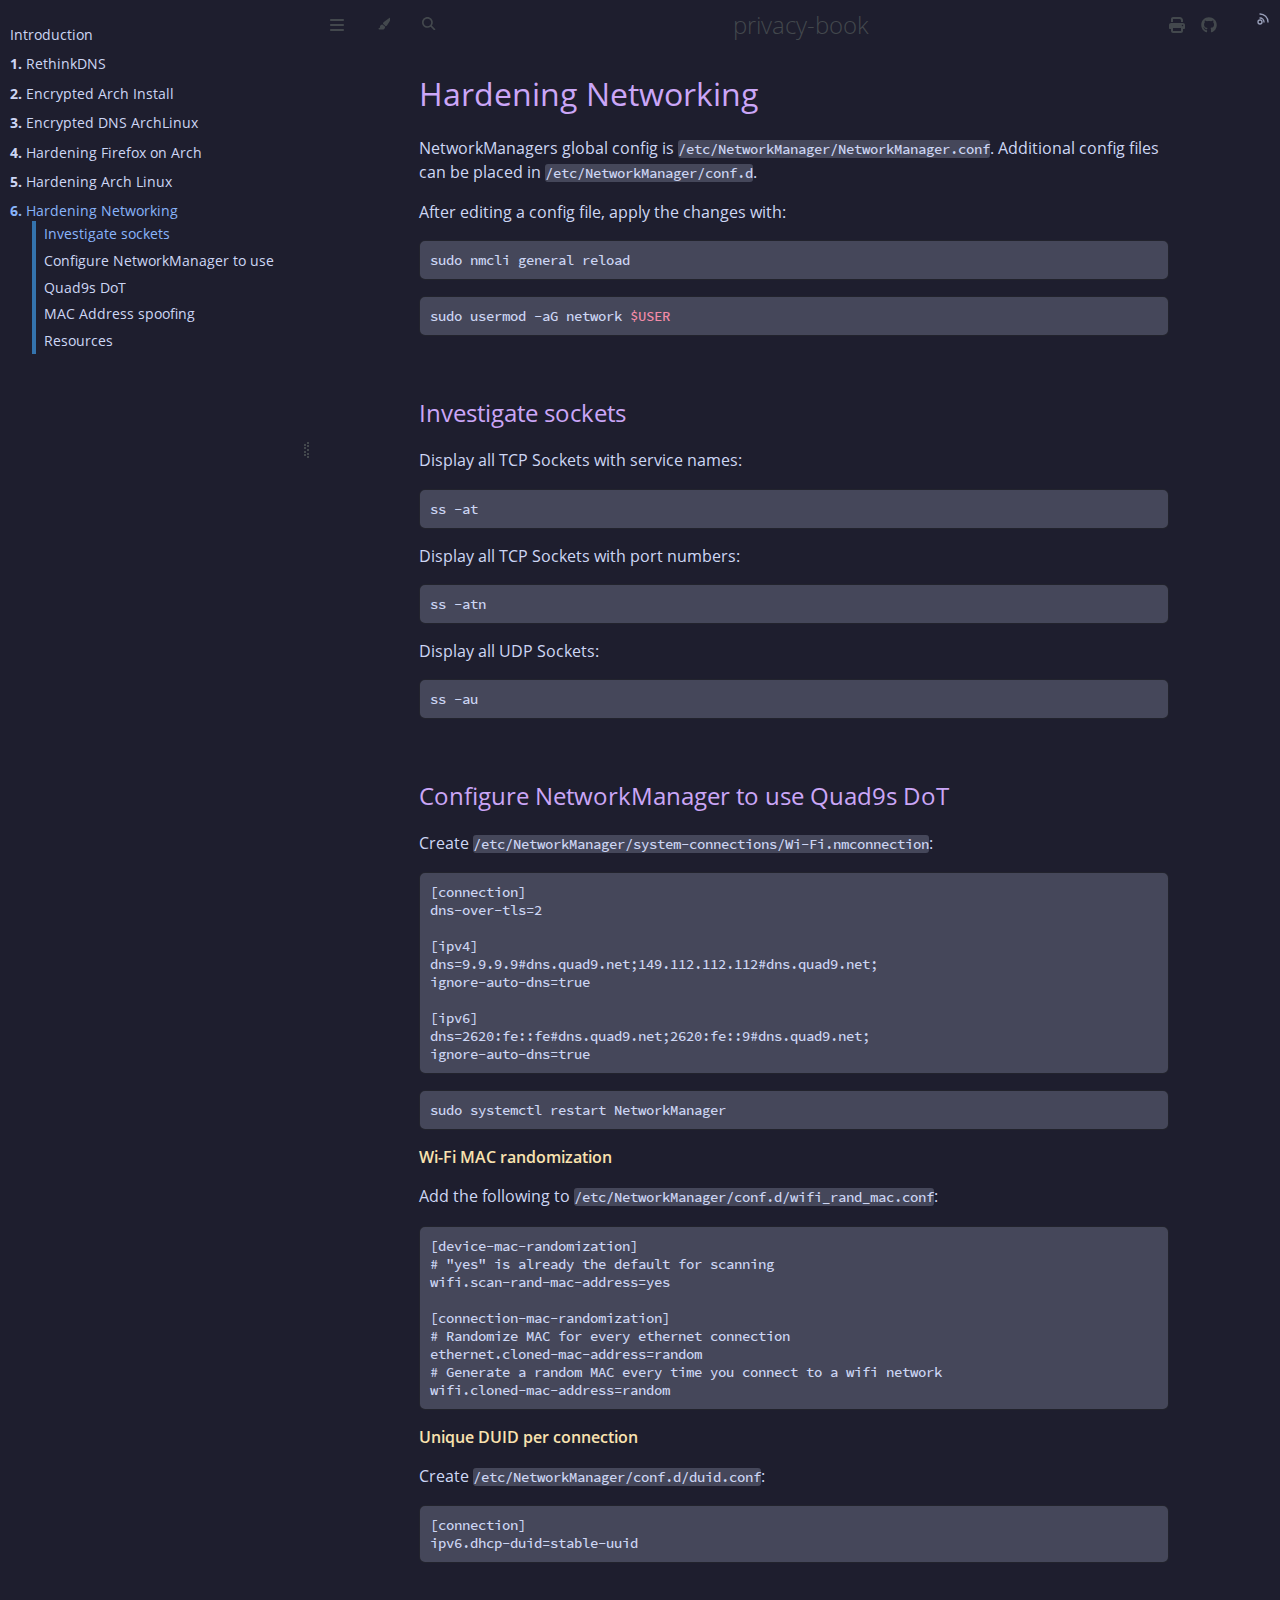
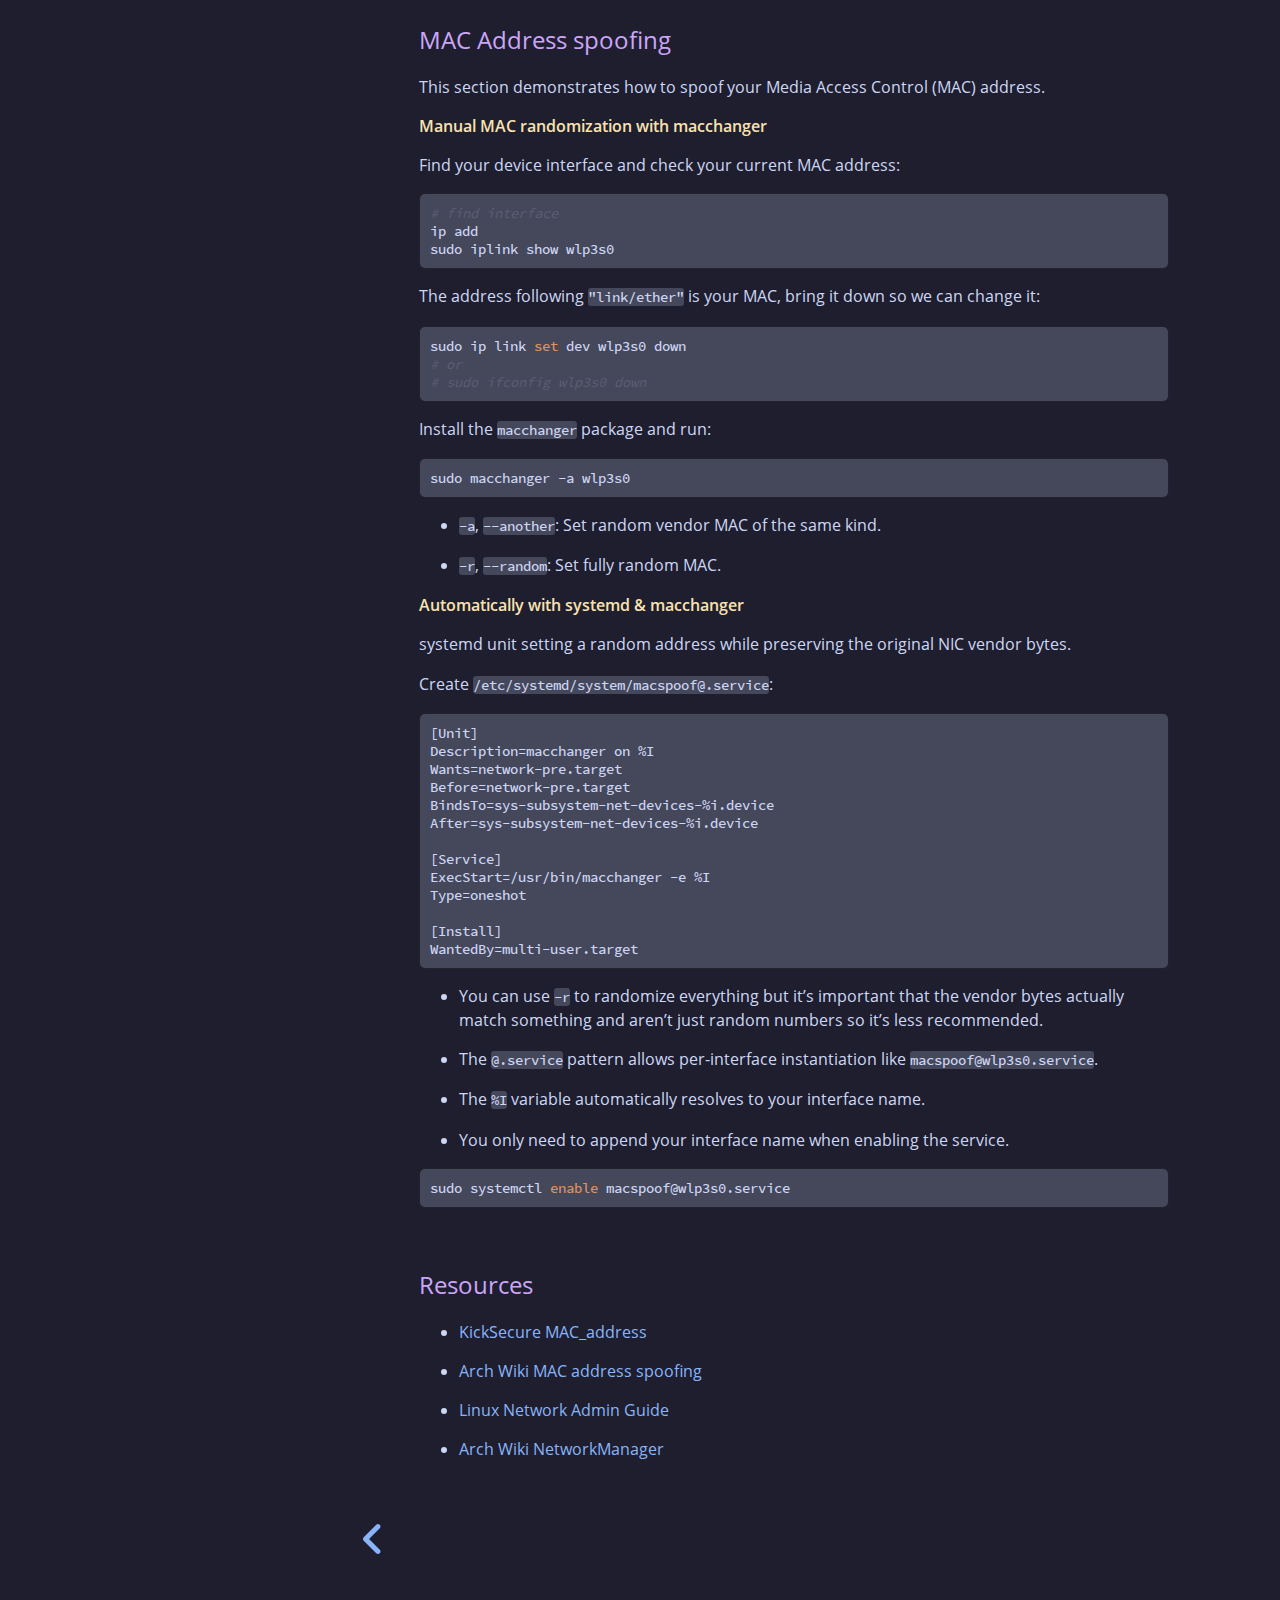
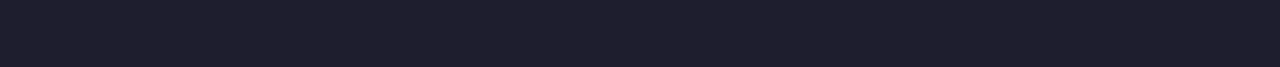
<file: arch/hardening_networking.html>
<!DOCTYPE HTML>
<html lang="en" class="coal sidebar-visible" dir="ltr">
    <head>
        <!-- Book generated using mdBook -->
        <meta charset="UTF-8">
        <title>Hardening Networking - privacy-book</title>


        <!-- Custom HTML head -->

        <meta name="description" content="">
        <meta name="viewport" content="width=device-width, initial-scale=1">
        <meta name="theme-color" content="#ffffff">

        <link rel="icon" href="../favicon-de23e50b.svg">
        <link rel="shortcut icon" href="../favicon-8114d1fc.png">
        <link rel="stylesheet" href="../css/variables-8adf115d.css">
        <link rel="stylesheet" href="../css/general-2459343d.css">
        <link rel="stylesheet" href="../css/chrome-ca6ed5dd.css">
        <link rel="stylesheet" href="../css/print-9e4910d8.css" media="print">

        <!-- Fonts -->
        <link rel="stylesheet" href="../fonts/fonts-9644e21d.css">

        <!-- Highlight.js Stylesheets -->
        <link rel="stylesheet" id="mdbook-highlight-css" href="../highlight-493f70e1.css">
        <link rel="stylesheet" id="mdbook-tomorrow-night-css" href="../tomorrow-night-4c0ae647.css">
        <link rel="stylesheet" id="mdbook-ayu-highlight-css" href="../ayu-highlight-3fdfc3ac.css">

        <!-- Custom theme stylesheets -->
        <link rel="stylesheet" href="../theme/header-buttons-af1bc2f9.css">
        <link rel="stylesheet" href="../theme/css/catppuccin-mocha-code-05792b31.css">


        <!-- Provide site root and default themes to javascript -->
        <script>
            const path_to_root = "../";
            const default_light_theme = "coal";
            const default_dark_theme = "navy";
            window.path_to_searchindex_js = "../searchindex-facc858c.js";
        </script>
        <!-- Start loading toc.js asap -->
        <script src="../toc-78eae84a.js"></script>
    </head>
    <body>
    <div id="mdbook-help-container">
        <div id="mdbook-help-popup">
            <h2 class="mdbook-help-title">Keyboard shortcuts</h2>
            <div>
                <p>Press <kbd>←</kbd> or <kbd>→</kbd> to navigate between chapters</p>
                <p>Press <kbd>S</kbd> or <kbd>/</kbd> to search in the book</p>
                <p>Press <kbd>?</kbd> to show this help</p>
                <p>Press <kbd>Esc</kbd> to hide this help</p>
            </div>
        </div>
    </div>
    <div id="mdbook-body-container">
        <!-- Work around some values being stored in localStorage wrapped in quotes -->
        <script>
            try {
                let theme = localStorage.getItem('mdbook-theme');
                let sidebar = localStorage.getItem('mdbook-sidebar');

                if (theme.startsWith('"') && theme.endsWith('"')) {
                    localStorage.setItem('mdbook-theme', theme.slice(1, theme.length - 1));
                }

                if (sidebar.startsWith('"') && sidebar.endsWith('"')) {
                    localStorage.setItem('mdbook-sidebar', sidebar.slice(1, sidebar.length - 1));
                }
            } catch (e) { }
        </script>

        <!-- Set the theme before any content is loaded, prevents flash -->
        <script>
            const default_theme = window.matchMedia("(prefers-color-scheme: dark)").matches ? default_dark_theme : default_light_theme;
            let theme;
            try { theme = localStorage.getItem('mdbook-theme'); } catch(e) { }
            if (theme === null || theme === undefined) { theme = default_theme; }
            const html = document.documentElement;
            html.classList.remove('coal')
            html.classList.add(theme);
            html.classList.add("js");
        </script>

        <input type="checkbox" id="mdbook-sidebar-toggle-anchor" class="hidden">

        <!-- Hide / unhide sidebar before it is displayed -->
        <script>
            let sidebar = null;
            const sidebar_toggle = document.getElementById("mdbook-sidebar-toggle-anchor");
            if (document.body.clientWidth >= 1080) {
                try { sidebar = localStorage.getItem('mdbook-sidebar'); } catch(e) { }
                sidebar = sidebar || 'visible';
            } else {
                sidebar = 'hidden';
                sidebar_toggle.checked = false;
            }
            if (sidebar === 'visible') {
                sidebar_toggle.checked = true;
            } else {
                html.classList.remove('sidebar-visible');
            }
        </script>

        <nav id="mdbook-sidebar" class="sidebar" aria-label="Table of contents">
            <!-- populated by js -->
            <mdbook-sidebar-scrollbox class="sidebar-scrollbox"></mdbook-sidebar-scrollbox>
            <noscript>
                <iframe class="sidebar-iframe-outer" src="../toc.html"></iframe>
            </noscript>
            <div id="mdbook-sidebar-resize-handle" class="sidebar-resize-handle">
                <div class="sidebar-resize-indicator"></div>
            </div>
        </nav>

        <div id="mdbook-page-wrapper" class="page-wrapper">

            <div class="page">
                <div id="mdbook-menu-bar-hover-placeholder"></div>
                <div id="mdbook-menu-bar" class="menu-bar sticky">
                    <div class="left-buttons">
                        <label id="mdbook-sidebar-toggle" class="icon-button" for="mdbook-sidebar-toggle-anchor" title="Toggle Table of Contents" aria-label="Toggle Table of Contents" aria-controls="mdbook-sidebar">
                            <span class=fa-svg><svg xmlns="http://www.w3.org/2000/svg" viewBox="0 0 448 512"><!--! Font Awesome Free 6.2.0 by @fontawesome - https://fontawesome.com License - https://fontawesome.com/license/free (Icons: CC BY 4.0, Fonts: SIL OFL 1.1, Code: MIT License) Copyright 2022 Fonticons, Inc. --><path d="M0 96C0 78.3 14.3 64 32 64H416c17.7 0 32 14.3 32 32s-14.3 32-32 32H32C14.3 128 0 113.7 0 96zM0 256c0-17.7 14.3-32 32-32H416c17.7 0 32 14.3 32 32s-14.3 32-32 32H32c-17.7 0-32-14.3-32-32zM448 416c0 17.7-14.3 32-32 32H32c-17.7 0-32-14.3-32-32s14.3-32 32-32H416c17.7 0 32 14.3 32 32z"/></svg></span>
                        </label>
                        <button id="mdbook-theme-toggle" class="icon-button" type="button" title="Change theme" aria-label="Change theme" aria-haspopup="true" aria-expanded="false" aria-controls="mdbook-theme-list">
                            <span class=fa-svg><svg xmlns="http://www.w3.org/2000/svg" viewBox="0 0 576 512"><!--! Font Awesome Free 6.2.0 by @fontawesome - https://fontawesome.com License - https://fontawesome.com/license/free (Icons: CC BY 4.0, Fonts: SIL OFL 1.1, Code: MIT License) Copyright 2022 Fonticons, Inc. --><path d="M371.3 367.1c27.3-3.9 51.9-19.4 67.2-42.9L600.2 74.1c12.6-19.5 9.4-45.3-7.6-61.2S549.7-4.4 531.1 9.6L294.4 187.2c-24 18-38.2 46.1-38.4 76.1L371.3 367.1zm-19.6 25.4l-116-104.4C175.9 290.3 128 339.6 128 400c0 3.9 .2 7.8 .6 11.6c1.8 17.5-10.2 36.4-27.8 36.4H96c-17.7 0-32 14.3-32 32s14.3 32 32 32H240c61.9 0 112-50.1 112-112c0-2.5-.1-5-.2-7.5z"/></svg></span>
                        </button>
                        <ul id="mdbook-theme-list" class="theme-popup" aria-label="Themes" role="menu">
                            <li role="none"><button role="menuitem" class="theme" id="mdbook-theme-default_theme">Auto</button></li>
                            <li role="none"><button role="menuitem" class="theme" id="mdbook-theme-light">Light</button></li>
                            <li role="none"><button role="menuitem" class="theme" id="mdbook-theme-rust">Rust</button></li>
                            <li role="none"><button role="menuitem" class="theme" id="mdbook-theme-coal">Coal</button></li>
                            <li role="none"><button role="menuitem" class="theme" id="mdbook-theme-navy">Navy</button></li>
                            <li role="none"><button role="menuitem" class="theme" id="mdbook-theme-ayu">Ayu</button></li>
                        </ul>
                        <button id="mdbook-search-toggle" class="icon-button" type="button" title="Search (`/`)" aria-label="Toggle Searchbar" aria-expanded="false" aria-keyshortcuts="/ s" aria-controls="mdbook-searchbar">
                            <span class=fa-svg><svg xmlns="http://www.w3.org/2000/svg" viewBox="0 0 512 512"><!--! Font Awesome Free 6.2.0 by @fontawesome - https://fontawesome.com License - https://fontawesome.com/license/free (Icons: CC BY 4.0, Fonts: SIL OFL 1.1, Code: MIT License) Copyright 2022 Fonticons, Inc. --><path d="M416 208c0 45.9-14.9 88.3-40 122.7L502.6 457.4c12.5 12.5 12.5 32.8 0 45.3s-32.8 12.5-45.3 0L330.7 376c-34.4 25.2-76.8 40-122.7 40C93.1 416 0 322.9 0 208S93.1 0 208 0S416 93.1 416 208zM208 352c79.5 0 144-64.5 144-144s-64.5-144-144-144S64 128.5 64 208s64.5 144 144 144z"/></svg></span>
                        </button>
                    </div>

                    <h1 class="menu-title">privacy-book</h1>

                    <div class="right-buttons">
                        <a href="../print.html" title="Print this book" aria-label="Print this book">
                            <span class=fa-svg id="print-button"><svg xmlns="http://www.w3.org/2000/svg" viewBox="0 0 512 512"><!--! Font Awesome Free 6.2.0 by @fontawesome - https://fontawesome.com License - https://fontawesome.com/license/free (Icons: CC BY 4.0, Fonts: SIL OFL 1.1, Code: MIT License) Copyright 2022 Fonticons, Inc. --><path d="M128 0C92.7 0 64 28.7 64 64v96h64V64H354.7L384 93.3V160h64V93.3c0-17-6.7-33.3-18.7-45.3L400 18.7C388 6.7 371.7 0 354.7 0H128zM384 352v32 64H128V384 368 352H384zm64 32h32c17.7 0 32-14.3 32-32V256c0-35.3-28.7-64-64-64H64c-35.3 0-64 28.7-64 64v96c0 17.7 14.3 32 32 32H64v64c0 35.3 28.7 64 64 64H384c35.3 0 64-28.7 64-64V384zm-16-88c-13.3 0-24-10.7-24-24s10.7-24 24-24s24 10.7 24 24s-10.7 24-24 24z"/></svg></span>
                        </a>
                        <a href="https://github.com/saylesss88/privacy-book.git" title="Git repository" aria-label="Git repository">
                            <span class=fa-svg><svg xmlns="http://www.w3.org/2000/svg" viewBox="0 0 496 512"><!--! Font Awesome Free 6.2.0 by @fontawesome - https://fontawesome.com License - https://fontawesome.com/license/free (Icons: CC BY 4.0, Fonts: SIL OFL 1.1, Code: MIT License) Copyright 2022 Fonticons, Inc. --><path d="M165.9 397.4c0 2-2.3 3.6-5.2 3.6-3.3.3-5.6-1.3-5.6-3.6 0-2 2.3-3.6 5.2-3.6 3-.3 5.6 1.3 5.6 3.6zm-31.1-4.5c-.7 2 1.3 4.3 4.3 4.9 2.6 1 5.6 0 6.2-2s-1.3-4.3-4.3-5.2c-2.6-.7-5.5.3-6.2 2.3zm44.2-1.7c-2.9.7-4.9 2.6-4.6 4.9.3 2 2.9 3.3 5.9 2.6 2.9-.7 4.9-2.6 4.6-4.6-.3-1.9-3-3.2-5.9-2.9zM244.8 8C106.1 8 0 113.3 0 252c0 110.9 69.8 205.8 169.5 239.2 12.8 2.3 17.3-5.6 17.3-12.1 0-6.2-.3-40.4-.3-61.4 0 0-70 15-84.7-29.8 0 0-11.4-29.1-27.8-36.6 0 0-22.9-15.7 1.6-15.4 0 0 24.9 2 38.6 25.8 21.9 38.6 58.6 27.5 72.9 20.9 2.3-16 8.8-27.1 16-33.7-55.9-6.2-112.3-14.3-112.3-110.5 0-27.5 7.6-41.3 23.6-58.9-2.6-6.5-11.1-33.3 2.6-67.9 20.9-6.5 69 27 69 27 20-5.6 41.5-8.5 62.8-8.5s42.8 2.9 62.8 8.5c0 0 48.1-33.6 69-27 13.7 34.7 5.2 61.4 2.6 67.9 16 17.7 25.8 31.5 25.8 58.9 0 96.5-58.9 104.2-114.8 110.5 9.2 7.9 17 22.9 17 46.4 0 33.7-.3 75.4-.3 83.6 0 6.5 4.6 14.4 17.3 12.1C428.2 457.8 496 362.9 496 252 496 113.3 383.5 8 244.8 8zM97.2 352.9c-1.3 1-1 3.3.7 5.2 1.6 1.6 3.9 2.3 5.2 1 1.3-1 1-3.3-.7-5.2-1.6-1.6-3.9-2.3-5.2-1zm-10.8-8.1c-.7 1.3.3 2.9 2.3 3.9 1.6 1 3.6.7 4.3-.7.7-1.3-.3-2.9-2.3-3.9-2-.6-3.6-.3-4.3.7zm32.4 35.6c-1.6 1.3-1 4.3 1.3 6.2 2.3 2.3 5.2 2.6 6.5 1 1.3-1.3.7-4.3-1.3-6.2-2.2-2.3-5.2-2.6-6.5-1zm-11.4-14.7c-1.6 1-1.6 3.6 0 5.9 1.6 2.3 4.3 3.3 5.6 2.3 1.6-1.3 1.6-3.9 0-6.2-1.4-2.3-4-3.3-5.6-2z"/></svg></span>
                        </a>

                    </div>
                </div>

                <div id="mdbook-search-wrapper" class="hidden">
                    <form id="mdbook-searchbar-outer" class="searchbar-outer">
                        <div class="search-wrapper">
                            <input type="search" id="mdbook-searchbar" name="searchbar" placeholder="Search this book ..." aria-controls="mdbook-searchresults-outer" aria-describedby="searchresults-header">
                            <div class="spinner-wrapper">
                                <span class=fa-svg id="fa-spin"><svg xmlns="http://www.w3.org/2000/svg" viewBox="0 0 512 512"><!--! Font Awesome Free 6.2.0 by @fontawesome - https://fontawesome.com License - https://fontawesome.com/license/free (Icons: CC BY 4.0, Fonts: SIL OFL 1.1, Code: MIT License) Copyright 2022 Fonticons, Inc. --><path d="M304 48c0-26.5-21.5-48-48-48s-48 21.5-48 48s21.5 48 48 48s48-21.5 48-48zm0 416c0-26.5-21.5-48-48-48s-48 21.5-48 48s21.5 48 48 48s48-21.5 48-48zM48 304c26.5 0 48-21.5 48-48s-21.5-48-48-48s-48 21.5-48 48s21.5 48 48 48zm464-48c0-26.5-21.5-48-48-48s-48 21.5-48 48s21.5 48 48 48s48-21.5 48-48zM142.9 437c18.7-18.7 18.7-49.1 0-67.9s-49.1-18.7-67.9 0s-18.7 49.1 0 67.9s49.1 18.7 67.9 0zm0-294.2c18.7-18.7 18.7-49.1 0-67.9S93.7 56.2 75 75s-18.7 49.1 0 67.9s49.1 18.7 67.9 0zM369.1 437c18.7 18.7 49.1 18.7 67.9 0s18.7-49.1 0-67.9s-49.1-18.7-67.9 0s-18.7 49.1 0 67.9z"/></svg></span>
                            </div>
                        </div>
                    </form>
                    <div id="mdbook-searchresults-outer" class="searchresults-outer hidden">
                        <div id="mdbook-searchresults-header" class="searchresults-header"></div>
                        <ul id="mdbook-searchresults">
                        </ul>
                    </div>
                </div>

                <!-- Apply ARIA attributes after the sidebar and the sidebar toggle button are added to the DOM -->
                <script>
                    document.getElementById('mdbook-sidebar-toggle').setAttribute('aria-expanded', sidebar === 'visible');
                    document.getElementById('mdbook-sidebar').setAttribute('aria-hidden', sidebar !== 'visible');
                    Array.from(document.querySelectorAll('#mdbook-sidebar a')).forEach(function(link) {
                        link.setAttribute('tabIndex', sidebar === 'visible' ? 0 : -1);
                    });
                </script>

                <div id="mdbook-content" class="content">
                    <main>
                        <h1 id="hardening-networking"><a class="header" href="#hardening-networking">Hardening Networking</a></h1>
<p>NetworkManagers global config is <code>/etc/NetworkManager/NetworkManager.conf</code>.
Additional config files can be placed in <code>/etc/NetworkManager/conf.d</code>.</p>
<p>After editing a config file, apply the changes with:</p>
<pre><code class="language-bash">sudo nmcli general reload
</code></pre>
<pre><code class="language-bash">sudo usermod -aG network $USER
</code></pre>
<h2 id="investigate-sockets"><a class="header" href="#investigate-sockets">Investigate sockets</a></h2>
<p>Display all TCP Sockets with service names:</p>
<pre><code class="language-bash">ss -at
</code></pre>
<p>Display all TCP Sockets with port numbers:</p>
<pre><code class="language-bash">ss -atn
</code></pre>
<p>Display all UDP Sockets:</p>
<pre><code class="language-bash">ss -au
</code></pre>
<h2 id="configure-networkmanager-to-use-quad9s-dot"><a class="header" href="#configure-networkmanager-to-use-quad9s-dot">Configure NetworkManager to use Quad9s DoT</a></h2>
<p>Create <code>/etc/NetworkManager/system-connections/Wi-Fi.nmconnection</code>:</p>
<pre><code class="language-.nmconnection">[connection]
dns-over-tls=2

[ipv4]
dns=9.9.9.9#dns.quad9.net;149.112.112.112#dns.quad9.net;
ignore-auto-dns=true

[ipv6]
dns=2620:fe::fe#dns.quad9.net;2620:fe::9#dns.quad9.net;
ignore-auto-dns=true
</code></pre>
<pre><code class="language-bash">sudo systemctl restart NetworkManager
</code></pre>
<p><strong>Wi-Fi MAC randomization</strong></p>
<p>Add the following to <code>/etc/NetworkManager/conf.d/wifi_rand_mac.conf</code>:</p>
<pre><code class="language-conf">[device-mac-randomization]
# "yes" is already the default for scanning
wifi.scan-rand-mac-address=yes

[connection-mac-randomization]
# Randomize MAC for every ethernet connection
ethernet.cloned-mac-address=random
# Generate a random MAC every time you connect to a wifi network
wifi.cloned-mac-address=random
</code></pre>
<p><strong>Unique DUID per connection</strong></p>
<p>Create <code>/etc/NetworkManager/conf.d/duid.conf</code>:</p>
<pre><code class="language-conf">[connection]
ipv6.dhcp-duid=stable-uuid
</code></pre>
<h2 id="mac-address-spoofing"><a class="header" href="#mac-address-spoofing">MAC Address spoofing</a></h2>
<p>This section demonstrates how to spoof your Media Access Control (MAC) address.</p>
<p><strong>Manual MAC randomization with macchanger</strong></p>
<p>Find your device interface and check your current MAC address:</p>
<pre><code class="language-bash"># find interface
ip add
sudo iplink show wlp3s0
</code></pre>
<p>The address following <code>"link/ether"</code> is your MAC, bring it down so we can change
it:</p>
<pre><code class="language-bash">sudo ip link set dev wlp3s0 down
# or
# sudo ifconfig wlp3s0 down
</code></pre>
<p>Install the <code>macchanger</code> package and run:</p>
<pre><code class="language-bash">sudo macchanger -a wlp3s0
</code></pre>
<ul>
<li>
<p><code>-a</code>, <code>--another</code>: Set random vendor MAC of the same kind.</p>
</li>
<li>
<p><code>-r</code>, <code>--random</code>: Set fully random MAC.</p>
</li>
</ul>
<p><strong>Automatically with systemd &amp; macchanger</strong></p>
<p>systemd unit setting a random address while preserving the original NIC vendor
bytes.</p>
<p>Create <code>/etc/systemd/system/macspoof@.service</code>:</p>
<pre><code class="language-macspoof@.service">[Unit]
Description=macchanger on %I
Wants=network-pre.target
Before=network-pre.target
BindsTo=sys-subsystem-net-devices-%i.device
After=sys-subsystem-net-devices-%i.device

[Service]
ExecStart=/usr/bin/macchanger -e %I
Type=oneshot

[Install]
WantedBy=multi-user.target
</code></pre>
<ul>
<li>
<p>You can use <code>-r</code> to randomize everything but it’s important that the vendor
bytes actually match something and aren’t just random numbers so it’s less
recommended.</p>
</li>
<li>
<p>The <code>@.service</code> pattern allows per-interface instantiation like
<code>macspoof@wlp3s0.service</code>.</p>
</li>
<li>
<p>The <code>%I</code> variable automatically resolves to your interface name.</p>
</li>
<li>
<p>You only need to append your interface name when enabling the service.</p>
</li>
</ul>
<pre><code class="language-bash">sudo systemctl enable macspoof@wlp3s0.service
</code></pre>
<h2 id="resources"><a class="header" href="#resources">Resources</a></h2>
<ul>
<li>
<p><a href="https://www.kicksecure.com/wiki/MAC_Address">KickSecure MAC_address</a></p>
</li>
<li>
<p><a href="https://wiki.archlinux.org/title/MAC_address_spoofing">Arch Wiki MAC address spoofing</a></p>
</li>
<li>
<p><a href="https://tldp.org/LDP/nag2/index.html">Linux Network Admin Guide</a></p>
</li>
<li>
<p><a href="https://wiki.archlinux.org/title/NetworkManager">Arch Wiki NetworkManager</a></p>
</li>
</ul>

                    </main>

                    <nav class="nav-wrapper" aria-label="Page navigation">
                        <!-- Mobile navigation buttons -->
                            <a rel="prev" href="../arch/hardening_arch.html" class="mobile-nav-chapters previous" title="Previous chapter" aria-label="Previous chapter" aria-keyshortcuts="Left">
                                <span class=fa-svg><svg xmlns="http://www.w3.org/2000/svg" viewBox="0 0 320 512"><!--! Font Awesome Free 6.2.0 by @fontawesome - https://fontawesome.com License - https://fontawesome.com/license/free (Icons: CC BY 4.0, Fonts: SIL OFL 1.1, Code: MIT License) Copyright 2022 Fonticons, Inc. --><path d="M41.4 233.4c-12.5 12.5-12.5 32.8 0 45.3l160 160c12.5 12.5 32.8 12.5 45.3 0s12.5-32.8 0-45.3L109.3 256 246.6 118.6c12.5-12.5 12.5-32.8 0-45.3s-32.8-12.5-45.3 0l-160 160z"/></svg></span>
                            </a>


                        <div style="clear: both"></div>
                    </nav>
                </div>
            </div>

            <nav class="nav-wide-wrapper" aria-label="Page navigation">
                    <a rel="prev" href="../arch/hardening_arch.html" class="nav-chapters previous" title="Previous chapter" aria-label="Previous chapter" aria-keyshortcuts="Left">
                        <span class=fa-svg><svg xmlns="http://www.w3.org/2000/svg" viewBox="0 0 320 512"><!--! Font Awesome Free 6.2.0 by @fontawesome - https://fontawesome.com License - https://fontawesome.com/license/free (Icons: CC BY 4.0, Fonts: SIL OFL 1.1, Code: MIT License) Copyright 2022 Fonticons, Inc. --><path d="M41.4 233.4c-12.5 12.5-12.5 32.8 0 45.3l160 160c12.5 12.5 32.8 12.5 45.3 0s12.5-32.8 0-45.3L109.3 256 246.6 118.6c12.5-12.5 12.5-32.8 0-45.3s-32.8-12.5-45.3 0l-160 160z"/></svg></span>
                    </a>

            </nav>

        </div>

        <template id=fa-eye><span class=fa-svg><svg xmlns="http://www.w3.org/2000/svg" viewBox="0 0 576 512"><!--! Font Awesome Free 6.2.0 by @fontawesome - https://fontawesome.com License - https://fontawesome.com/license/free (Icons: CC BY 4.0, Fonts: SIL OFL 1.1, Code: MIT License) Copyright 2022 Fonticons, Inc. --><path d="M288 32c-80.8 0-145.5 36.8-192.6 80.6C48.6 156 17.3 208 2.5 243.7c-3.3 7.9-3.3 16.7 0 24.6C17.3 304 48.6 356 95.4 399.4C142.5 443.2 207.2 480 288 480s145.5-36.8 192.6-80.6c46.8-43.5 78.1-95.4 93-131.1c3.3-7.9 3.3-16.7 0-24.6c-14.9-35.7-46.2-87.7-93-131.1C433.5 68.8 368.8 32 288 32zM432 256c0 79.5-64.5 144-144 144s-144-64.5-144-144s64.5-144 144-144s144 64.5 144 144zM288 192c0 35.3-28.7 64-64 64c-11.5 0-22.3-3-31.6-8.4c-.2 2.8-.4 5.5-.4 8.4c0 53 43 96 96 96s96-43 96-96s-43-96-96-96c-2.8 0-5.6 .1-8.4 .4c5.3 9.3 8.4 20.1 8.4 31.6z"/></svg></span></template>
        <template id=fa-eye-slash><span class=fa-svg><svg xmlns="http://www.w3.org/2000/svg" viewBox="0 0 640 512"><!--! Font Awesome Free 6.2.0 by @fontawesome - https://fontawesome.com License - https://fontawesome.com/license/free (Icons: CC BY 4.0, Fonts: SIL OFL 1.1, Code: MIT License) Copyright 2022 Fonticons, Inc. --><path d="M38.8 5.1C28.4-3.1 13.3-1.2 5.1 9.2S-1.2 34.7 9.2 42.9l592 464c10.4 8.2 25.5 6.3 33.7-4.1s6.3-25.5-4.1-33.7L525.6 386.7c39.6-40.6 66.4-86.1 79.9-118.4c3.3-7.9 3.3-16.7 0-24.6c-14.9-35.7-46.2-87.7-93-131.1C465.5 68.8 400.8 32 320 32c-68.2 0-125 26.3-169.3 60.8L38.8 5.1zM223.1 149.5C248.6 126.2 282.7 112 320 112c79.5 0 144 64.5 144 144c0 24.9-6.3 48.3-17.4 68.7L408 294.5c5.2-11.8 8-24.8 8-38.5c0-53-43-96-96-96c-2.8 0-5.6 .1-8.4 .4c5.3 9.3 8.4 20.1 8.4 31.6c0 10.2-2.4 19.8-6.6 28.3l-90.3-70.8zm223.1 298L373 389.9c-16.4 6.5-34.3 10.1-53 10.1c-79.5 0-144-64.5-144-144c0-6.9 .5-13.6 1.4-20.2L83.1 161.5C60.3 191.2 44 220.8 34.5 243.7c-3.3 7.9-3.3 16.7 0 24.6c14.9 35.7 46.2 87.7 93 131.1C174.5 443.2 239.2 480 320 480c47.8 0 89.9-12.9 126.2-32.5z"/></svg></span></template>
        <template id=fa-copy><span class=fa-svg><svg xmlns="http://www.w3.org/2000/svg" viewBox="0 0 512 512"><!--! Font Awesome Free 6.2.0 by @fontawesome - https://fontawesome.com License - https://fontawesome.com/license/free (Icons: CC BY 4.0, Fonts: SIL OFL 1.1, Code: MIT License) Copyright 2022 Fonticons, Inc. --><path d="M502.6 70.63l-61.25-61.25C435.4 3.371 427.2 0 418.7 0H255.1c-35.35 0-64 28.66-64 64l.0195 256C192 355.4 220.7 384 256 384h192c35.2 0 64-28.8 64-64V93.25C512 84.77 508.6 76.63 502.6 70.63zM464 320c0 8.836-7.164 16-16 16H255.1c-8.838 0-16-7.164-16-16L239.1 64.13c0-8.836 7.164-16 16-16h128L384 96c0 17.67 14.33 32 32 32h47.1V320zM272 448c0 8.836-7.164 16-16 16H63.1c-8.838 0-16-7.164-16-16L47.98 192.1c0-8.836 7.164-16 16-16H160V128H63.99c-35.35 0-64 28.65-64 64l.0098 256C.002 483.3 28.66 512 64 512h192c35.2 0 64-28.8 64-64v-32h-47.1L272 448z"/></svg></span></template>
        <template id=fa-play><span class=fa-svg><svg xmlns="http://www.w3.org/2000/svg" viewBox="0 0 384 512"><!--! Font Awesome Free 6.2.0 by @fontawesome - https://fontawesome.com License - https://fontawesome.com/license/free (Icons: CC BY 4.0, Fonts: SIL OFL 1.1, Code: MIT License) Copyright 2022 Fonticons, Inc. --><path d="M73 39c-14.8-9.1-33.4-9.4-48.5-.9S0 62.6 0 80V432c0 17.4 9.4 33.4 24.5 41.9s33.7 8.1 48.5-.9L361 297c14.3-8.7 23-24.2 23-41s-8.7-32.2-23-41L73 39z"/></svg></span></template>
        <template id=fa-clock-rotate-left><span class=fa-svg><svg xmlns="http://www.w3.org/2000/svg" viewBox="0 0 512 512"><!--! Font Awesome Free 6.2.0 by @fontawesome - https://fontawesome.com License - https://fontawesome.com/license/free (Icons: CC BY 4.0, Fonts: SIL OFL 1.1, Code: MIT License) Copyright 2022 Fonticons, Inc. --><path d="M75 75L41 41C25.9 25.9 0 36.6 0 57.9V168c0 13.3 10.7 24 24 24H134.1c21.4 0 32.1-25.9 17-41l-30.8-30.8C155 85.5 203 64 256 64c106 0 192 86 192 192s-86 192-192 192c-40.8 0-78.6-12.7-109.7-34.4c-14.5-10.1-34.4-6.6-44.6 7.9s-6.6 34.4 7.9 44.6C151.2 495 201.7 512 256 512c141.4 0 256-114.6 256-256S397.4 0 256 0C185.3 0 121.3 28.7 75 75zm181 53c-13.3 0-24 10.7-24 24V256c0 6.4 2.5 12.5 7 17l72 72c9.4 9.4 24.6 9.4 33.9 0s9.4-24.6 0-33.9l-65-65V152c0-13.3-10.7-24-24-24z"/></svg></span></template>



        <script>
            window.playground_copyable = true;
        </script>


        <script src="../elasticlunr-ef4e11c1.min.js"></script>
        <script src="../mark-09e88c2c.min.js"></script>
        <script src="../searcher-c2a407aa.js"></script>

        <script src="../clipboard-1626706a.min.js"></script>
        <script src="../highlight-abc7f01d.js"></script>
        <script src="../book-a0b12cfe.js"></script>

        <!-- Custom JS scripts -->
        <script src="../theme/header-buttons-02f32270.js"></script>



    </div>
    </body>
</html>
</file>
<file: css/variables-8adf115d.css>
/* Globals */

:root {
    --sidebar-target-width: 300px;
    --sidebar-width: min(var(--sidebar-target-width), 80vw);
    --sidebar-resize-indicator-width: 8px;
    --sidebar-resize-indicator-space: 2px;
    --page-padding: 15px;
    --content-max-width: 750px;
    --menu-bar-height: 50px;
    --mono-font: "Source Code Pro", Consolas, "Ubuntu Mono", Menlo, "DejaVu Sans Mono", monospace, monospace;
    --code-font-size: 0.875em; /* please adjust the ace font size accordingly in editor.js */
    --searchbar-margin-block-start: 5px;
}

/* Themes */

.ayu {
    --bg: hsl(210, 25%, 8%);
    --fg: #c5c5c5;

    --sidebar-bg: #14191f;
    --sidebar-fg: #c8c9db;
    --sidebar-non-existant: #5c6773;
    --sidebar-active: #ffb454;
    --sidebar-spacer: #2d334f;

    --scrollbar: var(--sidebar-fg);

    --icons: #737480;
    --icons-hover: #b7b9cc;

    --links: #0096cf;

    --inline-code-color: #ffb454;

    --theme-popup-bg: #14191f;
    --theme-popup-border: #5c6773;
    --theme-hover: #191f26;

    --quote-bg: hsl(226, 15%, 17%);
    --quote-border: hsl(226, 15%, 22%);

    --warning-border: #ff8e00;

    --table-border-color: hsl(210, 25%, 13%);
    --table-header-bg: hsl(210, 25%, 28%);
    --table-alternate-bg: hsl(210, 25%, 11%);

    --searchbar-border-color: #848484;
    --searchbar-bg: #424242;
    --searchbar-fg: #fff;
    --searchbar-shadow-color: #d4c89f;
    --searchresults-header-fg: #666;
    --searchresults-border-color: #888;
    --searchresults-li-bg: #252932;
    --search-mark-bg: #e3b171;

    --color-scheme: dark;

    /* Same as `--icons` */
    --copy-button-filter: invert(45%) sepia(6%) saturate(621%) hue-rotate(198deg) brightness(99%) contrast(85%);
    /* Same as `--sidebar-active` */
    --copy-button-filter-hover: invert(68%) sepia(55%) saturate(531%) hue-rotate(341deg) brightness(104%) contrast(101%);

    --footnote-highlight: #2668a6;

    --overlay-bg: rgba(33, 40, 48, 0.4);

    --blockquote-note-color: #74b9ff;
    --blockquote-tip-color: #09ca09;
    --blockquote-important-color: #d3abff;
    --blockquote-warning-color: #f0b72f;
    --blockquote-caution-color: #f21424;

    --sidebar-header-border-color: #c18639;
}

.coal {
    --bg: hsl(200, 7%, 8%);
    --fg: #98a3ad;

    --sidebar-bg: #292c2f;
    --sidebar-fg: #a1adb8;
    --sidebar-non-existant: #505254;
    --sidebar-active: #3473ad;
    --sidebar-spacer: #393939;

    --scrollbar: var(--sidebar-fg);

    --icons: #43484d;
    --icons-hover: #b3c0cc;

    --links: #2b79a2;

    --inline-code-color: #c5c8c6;

    --theme-popup-bg: #141617;
    --theme-popup-border: #43484d;
    --theme-hover: #1f2124;

    --quote-bg: hsl(234, 21%, 18%);
    --quote-border: hsl(234, 21%, 23%);

    --warning-border: #ff8e00;

    --table-border-color: hsl(200, 7%, 13%);
    --table-header-bg: hsl(200, 7%, 28%);
    --table-alternate-bg: hsl(200, 7%, 11%);

    --searchbar-border-color: #aaa;
    --searchbar-bg: #b7b7b7;
    --searchbar-fg: #000;
    --searchbar-shadow-color: #aaa;
    --searchresults-header-fg: #666;
    --searchresults-border-color: #98a3ad;
    --searchresults-li-bg: #2b2b2f;
    --search-mark-bg: #355c7d;

    --color-scheme: dark;

    /* Same as `--icons` */
    --copy-button-filter: invert(26%) sepia(8%) saturate(575%) hue-rotate(169deg) brightness(87%) contrast(82%);
    /* Same as `--sidebar-active` */
    --copy-button-filter-hover: invert(36%) sepia(70%) saturate(503%) hue-rotate(167deg) brightness(98%) contrast(89%);

    --footnote-highlight: #4079ae;

    --overlay-bg: rgba(33, 40, 48, 0.4);

    --blockquote-note-color: #4493f8;
    --blockquote-tip-color: #08ae08;
    --blockquote-important-color: #ab7df8;
    --blockquote-warning-color: #d29922;
    --blockquote-caution-color: #d91b29;

    --sidebar-header-border-color: #3473ad;
}

.light, html:not(.js) {
    --bg: hsl(0, 0%, 100%);
    --fg: hsl(0, 0%, 0%);

    --sidebar-bg: #fafafa;
    --sidebar-fg: hsl(0, 0%, 0%);
    --sidebar-non-existant: #aaaaaa;
    --sidebar-active: #1f1fff;
    --sidebar-spacer: #f4f4f4;

    --scrollbar: #8F8F8F;

    --icons: #747474;
    --icons-hover: #000000;

    --links: #20609f;

    --inline-code-color: #301900;

    --theme-popup-bg: #fafafa;
    --theme-popup-border: #cccccc;
    --theme-hover: #e6e6e6;

    --quote-bg: hsl(197, 37%, 96%);
    --quote-border: hsl(197, 37%, 91%);

    --warning-border: #ff8e00;

    --table-border-color: hsl(0, 0%, 95%);
    --table-header-bg: hsl(0, 0%, 80%);
    --table-alternate-bg: hsl(0, 0%, 97%);

    --searchbar-border-color: #aaa;
    --searchbar-bg: #fafafa;
    --searchbar-fg: #000;
    --searchbar-shadow-color: #aaa;
    --searchresults-header-fg: #666;
    --searchresults-border-color: #888;
    --searchresults-li-bg: #e4f2fe;
    --search-mark-bg: #a2cff5;

    --color-scheme: light;

    /* Same as `--icons` */
    --copy-button-filter: invert(45.49%);
    /* Same as `--sidebar-active` */
    --copy-button-filter-hover: invert(14%) sepia(93%) saturate(4250%) hue-rotate(243deg) brightness(99%) contrast(130%);

    --footnote-highlight: #7e7eff;

    --overlay-bg: rgba(200, 200, 205, 0.4);

    --blockquote-note-color: #0969da;
    --blockquote-tip-color: #008000;
    --blockquote-important-color: #8250df;
    --blockquote-warning-color: #9a6700;
    --blockquote-caution-color: #b52731;

    --sidebar-header-border-color: #6e6edb;
}

.navy {
    --bg: hsl(226, 23%, 11%);
    --fg: #bcbdd0;

    --sidebar-bg: #282d3f;
    --sidebar-fg: #c8c9db;
    --sidebar-non-existant: #505274;
    --sidebar-active: #2b79a2;
    --sidebar-spacer: #2d334f;

    --scrollbar: var(--sidebar-fg);

    --icons: #737480;
    --icons-hover: #b7b9cc;

    --links: #2b79a2;

    --inline-code-color: #c5c8c6;

    --theme-popup-bg: #161923;
    --theme-popup-border: #737480;
    --theme-hover: #282e40;

    --quote-bg: hsl(226, 15%, 17%);
    --quote-border: hsl(226, 15%, 22%);

    --warning-border: #ff8e00;

    --table-border-color: hsl(226, 23%, 16%);
    --table-header-bg: hsl(226, 23%, 31%);
    --table-alternate-bg: hsl(226, 23%, 14%);

    --searchbar-border-color: #aaa;
    --searchbar-bg: #aeaec6;
    --searchbar-fg: #000;
    --searchbar-shadow-color: #aaa;
    --searchresults-header-fg: #5f5f71;
    --searchresults-border-color: #5c5c68;
    --searchresults-li-bg: #242430;
    --search-mark-bg: #a2cff5;

    --color-scheme: dark;

    /* Same as `--icons` */
    --copy-button-filter: invert(51%) sepia(10%) saturate(393%) hue-rotate(198deg) brightness(86%) contrast(87%);
    /* Same as `--sidebar-active` */
    --copy-button-filter-hover: invert(46%) sepia(20%) saturate(1537%) hue-rotate(156deg) brightness(85%) contrast(90%);

    --footnote-highlight: #4079ae;

    --overlay-bg: rgba(33, 40, 48, 0.4);

    --blockquote-note-color: #4493f8;
    --blockquote-tip-color: #09ca09;
    --blockquote-important-color: #ab7df8;
    --blockquote-warning-color: #d29922;
    --blockquote-caution-color: #f21424;

    --sidebar-header-border-color: #2f6ab5;
}

.rust {
    --bg: hsl(60, 9%, 87%);
    --fg: #262625;

    --sidebar-bg: #3b2e2a;
    --sidebar-fg: #c8c9db;
    --sidebar-non-existant: #505254;
    --sidebar-active: #e69f67;
    --sidebar-spacer: #45373a;

    --scrollbar: var(--sidebar-fg);

    --icons: #737480;
    --icons-hover: #262625;

    --links: #2b79a2;

    --inline-code-color: #6e6b5e;

    --theme-popup-bg: #e1e1db;
    --theme-popup-border: #b38f6b;
    --theme-hover: #99908a;

    --quote-bg: hsl(60, 5%, 75%);
    --quote-border: hsl(60, 5%, 70%);

    --warning-border: #ff8e00;

    --table-border-color: hsl(60, 9%, 82%);
    --table-header-bg: #b3a497;
    --table-alternate-bg: hsl(60, 9%, 84%);

    --searchbar-border-color: #aaa;
    --searchbar-bg: #fafafa;
    --searchbar-fg: #000;
    --searchbar-shadow-color: #aaa;
    --searchresults-header-fg: #666;
    --searchresults-border-color: #888;
    --searchresults-li-bg: #dec2a2;
    --search-mark-bg: #e69f67;

    /* Same as `--icons` */
    --copy-button-filter: invert(51%) sepia(10%) saturate(393%) hue-rotate(198deg) brightness(86%) contrast(87%);
    /* Same as `--sidebar-active` */
    --copy-button-filter-hover: invert(77%) sepia(16%) saturate(1798%) hue-rotate(328deg) brightness(98%) contrast(83%);

    --footnote-highlight: #d3a17a;

    --overlay-bg: rgba(150, 150, 150, 0.25);

    --blockquote-note-color: #023b95;
    --blockquote-tip-color: #007700;
    --blockquote-important-color: #8250df;
    --blockquote-warning-color: #603700;
    --blockquote-caution-color: #aa1721;

    --sidebar-header-border-color: #8c391f;
}

@media (prefers-color-scheme: dark) {
    html:not(.js) {
        --bg: hsl(200, 7%, 8%);
        --fg: #98a3ad;

        --sidebar-bg: #292c2f;
        --sidebar-fg: #a1adb8;
        --sidebar-non-existant: #505254;
        --sidebar-active: #3473ad;
        --sidebar-spacer: #393939;

        --scrollbar: var(--sidebar-fg);

        --icons: #43484d;
        --icons-hover: #b3c0cc;

        --links: #2b79a2;

        --inline-code-color: #c5c8c6;

        --theme-popup-bg: #141617;
        --theme-popup-border: #43484d;
        --theme-hover: #1f2124;

        --quote-bg: hsl(234, 21%, 18%);
        --quote-border: hsl(234, 21%, 23%);

        --warning-border: #ff8e00;

        --table-border-color: hsl(200, 7%, 13%);
        --table-header-bg: hsl(200, 7%, 28%);
        --table-alternate-bg: hsl(200, 7%, 11%);

        --searchbar-border-color: #aaa;
        --searchbar-bg: #b7b7b7;
        --searchbar-fg: #000;
        --searchbar-shadow-color: #aaa;
        --searchresults-header-fg: #666;
        --searchresults-border-color: #98a3ad;
        --searchresults-li-bg: #2b2b2f;
        --search-mark-bg: #355c7d;

        --color-scheme: dark;

        /* Same as `--icons` */
        --copy-button-filter: invert(26%) sepia(8%) saturate(575%) hue-rotate(169deg) brightness(87%) contrast(82%);
        /* Same as `--sidebar-active` */
        --copy-button-filter-hover: invert(36%) sepia(70%) saturate(503%) hue-rotate(167deg) brightness(98%) contrast(89%);

        --footnote-highlight: #4079ae;

        --overlay-bg: rgba(33, 40, 48, 0.4);

        --blockquote-note-color: #4493f8;
        --blockquote-tip-color: #08ae08;
        --blockquote-important-color: #ab7df8;
        --blockquote-warning-color: #d29922;
        --blockquote-caution-color: #d91b29;

        --sidebar-header-border-color: #3473ad;
    }
}
</file>
<file: css/general-2459343d.css>
/* Base styles and content styles */

:root {
    /* Browser default font-size is 16px, this way 1 rem = 10px */
    font-size: 62.5%;
    color-scheme: var(--color-scheme);
}

html {
    font-family: "Open Sans", sans-serif;
    color: var(--fg);
    background-color: var(--bg);
    text-size-adjust: none;
    -webkit-text-size-adjust: none;
}

body {
    margin: 0;
    font-size: 1.6rem;
    overflow-x: hidden;
}

code {
    font-family: var(--mono-font) !important;
    font-size: var(--code-font-size);
    direction: ltr !important;
}

/* make long words/inline code not x overflow */
main {
    overflow-wrap: break-word;
}

/* make wide tables scroll if they overflow */
.table-wrapper {
    overflow-x: auto;
}

/* Don't change font size in headers. */
h1 code, h2 code, h3 code, h4 code, h5 code, h6 code {
    font-size: unset;
}

.left { float: left; }
.right { float: right; }
.boring { opacity: 0.6; }
.hide-boring .boring { display: none; }
.hidden { display: none !important; }

h2, h3 { margin-block-start: 2.5em; }
h4, h5 { margin-block-start: 2em; }

.header + .header h3,
.header + .header h4,
.header + .header h5 {
    margin-block-start: 1em;
}

h1:target::before,
h2:target::before,
h3:target::before,
h4:target::before,
h5:target::before,
h6:target::before,
dt:target::before {
    display: inline-block;
    content: "»";
    margin-inline-start: -30px;
    width: 30px;
}

/* This is broken on Safari as of version 14, but is fixed
   in Safari Technology Preview 117 which I think will be Safari 14.2.
   https://bugs.webkit.org/show_bug.cgi?id=218076
*/
:target {
    /* Safari does not support logical properties */
    scroll-margin-top: calc(var(--menu-bar-height) + 0.5em);
}

.page {
    outline: 0;
    padding: 0 var(--page-padding);
    margin-block-start: calc(0px - var(--menu-bar-height)); /* Compensate for the #mdbook-menu-bar-hover-placeholder */
}
.page-wrapper {
    box-sizing: border-box;
    background-color: var(--bg);
}
html:not(.js) .page-wrapper,
.js:not(.sidebar-resizing) .page-wrapper {
    transition: margin-left 0.3s ease, transform 0.3s ease; /* Animation: slide away */
}
[dir=rtl]:not(.js) .page-wrapper,
[dir=rtl].js:not(.sidebar-resizing) .page-wrapper {
    transition: margin-right 0.3s ease, transform 0.3s ease; /* Animation: slide away */
}

.content {
    overflow-y: auto;
    padding: 0 5px 50px 5px;
}
.content main {
    margin-inline-start: auto;
    margin-inline-end: auto;
    max-width: var(--content-max-width);
}
.content p { line-height: 1.45em; }
.content ol { line-height: 1.45em; }
.content ul { line-height: 1.45em; }
.content a { text-decoration: none; }
.content a:hover { text-decoration: underline; }
.content img, .content video { max-width: 100%; }
.content .header:link,
.content .header:visited {
    color: var(--fg);
}
.content .header:link,
.content .header:visited:hover {
    text-decoration: none;
}

table {
    margin: 0 auto;
    border-collapse: collapse;
}
table td {
    padding: 3px 20px;
    border: 1px var(--table-border-color) solid;
}
table thead {
    background: var(--table-header-bg);
}
table thead td {
    font-weight: 700;
    border: none;
}
table thead th {
    padding: 3px 20px;
}
table thead tr {
    border: 1px var(--table-header-bg) solid;
}
/* Alternate background colors for rows */
table tbody tr:nth-child(2n) {
    background: var(--table-alternate-bg);
}


blockquote {
    margin: 20px 0;
    padding: 0 20px;
    color: var(--fg);
    background-color: var(--quote-bg);
    border-block-start: .1em solid var(--quote-border);
    border-block-end: .1em solid var(--quote-border);
}

/* TODO: Remove .warning in a future version of mdbook, it is replaced by
blockquote tags. */
.warning {
    margin: 20px;
    padding: 0 20px;
    border-inline-start: 2px solid var(--warning-border);
}

.warning:before {
    position: absolute;
    width: 3rem;
    height: 3rem;
    margin-inline-start: calc(-1.5rem - 21px);
    content: "ⓘ";
    text-align: center;
    background-color: var(--bg);
    color: var(--warning-border);
    font-weight: bold;
    font-size: 2rem;
}

blockquote .warning:before {
    background-color: var(--quote-bg);
}

kbd {
    background-color: var(--table-border-color);
    border-radius: 4px;
    border: solid 1px var(--theme-popup-border);
    box-shadow: inset 0 -1px 0 var(--theme-hover);
    display: inline-block;
    font-size: var(--code-font-size);
    font-family: var(--mono-font);
    line-height: 10px;
    padding: 4px 5px;
    vertical-align: middle;
}

sup {
    /* Set the line-height for superscript and footnote references so that there
       isn't an awkward space appearing above lines that contain the footnote.

       See https://github.com/rust-lang/mdBook/pull/2443#discussion_r1813773583
       for an explanation.
    */
    line-height: 0;
}

.footnote-definition {
    font-size: 0.9em;
}
/* The default spacing for a list is a little too large. */
.footnote-definition ul,
.footnote-definition ol {
    padding-left: 20px;
}
.footnote-definition > li {
    /* Required to position the ::before target */
    position: relative;
}
.footnote-definition > li:target {
    scroll-margin-top: 50vh;
}
.footnote-reference:target {
    scroll-margin-top: 50vh;
}
/* Draws a border around the footnote (including the marker) when it is selected.
   TODO: If there are multiple linkbacks, highlight which one you just came
   from so you know which one to click.
*/
.footnote-definition > li:target::before {
    border: 2px solid var(--footnote-highlight);
    border-radius: 6px;
    position: absolute;
    top: -8px;
    right: -8px;
    bottom: -8px;
    left: -32px;
    pointer-events: none;
    content: "";
}
/* Pulses the footnote reference so you can quickly see where you left off reading.
   This could use some improvement.
*/
@media not (prefers-reduced-motion) {
    .footnote-reference:target  {
        animation: fn-highlight 0.8s;
        border-radius: 2px;
    }

    @keyframes fn-highlight {
        from {
            background-color: var(--footnote-highlight);
        }
    }
}

.tooltiptext {
    position: absolute;
    visibility: hidden;
    color: #fff;
    background-color: #333;
    transform: translateX(-50%); /* Center by moving tooltip 50% of its width left */
    left: -8px; /* Half of the width of the icon */
    top: -35px;
    font-size: 0.8em;
    text-align: center;
    border-radius: 6px;
    padding: 5px 8px;
    margin: 5px;
    z-index: 1000;
}
.tooltipped .tooltiptext {
    visibility: visible;
}

.chapter li.part-title {
    color: var(--sidebar-fg);
    margin: 5px 0px;
    font-weight: bold;
}

.result-no-output {
    font-style: italic;
}

.fa-svg svg {
    width: 1em;
    height: 1em;
    fill: currentColor;
    margin-bottom: -0.1em;
}

dt {
    font-weight: bold;
    margin-top: 0.5em;
    margin-bottom: 0.1em;
}

/* This uses a CSS counter to add numbers to definitions, but only if there is
 more than one definition. */
dl, dt {
    counter-reset: dd-counter;
}

/* When there is more than one definition, increment the counter. The first
selector selects the first definition, and the second one selects definitions
2 and beyond.*/
dd:has(+ dd), dd + dd {
    counter-increment: dd-counter;
    /* Use flex display to help with positioning the numbers when there is a p
    tag inside the definition. */
    display: flex;
    align-items: flex-start;
}

/* Shows the counter for definitions. The first selector selects the first
definition, and the second one selections definitions 2 and beyond.*/
dd:has(+ dd)::before, dd + dd::before  {
    content: counter(dd-counter) ". ";
    font-weight: 600;
    display: inline-block;
    margin-right: 0.5em;
}

dd > p {
    /* For loose definitions that have a p tag inside, don't add a bunch of
    space before the definition. */
    margin-top: 0;
}

/* Remove some excess space from the bottom. */
.blockquote-tag p:last-child {
    margin-bottom: 2px;
}

.blockquote-tag {
    /* Add some padding to make the vertical bar a little taller than the text.*/
    padding: 2px 0px 2px 20px;
    /* Add a solid color bar on the left side. */
    border-inline-start-style: solid;
    border-inline-start-width: 4px;
    /* Disable the background color from normal blockquotes . */
    background-color: inherit;
    /* Disable border blocks from blockquotes. */
    border-block-start: none;
    border-block-end: none;
}

.blockquote-tag-title svg {
    fill: currentColor;
    /* Add space between the icon and the title. */
    margin-right: 8px;
}

.blockquote-tag-note {
    border-inline-start-color: var(--blockquote-note-color);
}

.blockquote-tag-tip {
    border-inline-start-color: var(--blockquote-tip-color);
}

.blockquote-tag-important {
    border-inline-start-color: var(--blockquote-important-color);
}

.blockquote-tag-warning {
    border-inline-start-color: var(--blockquote-warning-color);
}

.blockquote-tag-caution {
    border-inline-start-color: var(--blockquote-caution-color);
}

.blockquote-tag-note .blockquote-tag-title {
    color: var(--blockquote-note-color);
}

.blockquote-tag-tip .blockquote-tag-title {
    color: var(--blockquote-tip-color);
}

.blockquote-tag-important .blockquote-tag-title {
    color: var(--blockquote-important-color);
}

.blockquote-tag-warning .blockquote-tag-title {
    color: var(--blockquote-warning-color);
}

.blockquote-tag-caution .blockquote-tag-title {
    color: var(--blockquote-caution-color);
}

.blockquote-tag-title {
    /* Slightly increase the weight for more emphasis. */
    font-weight: 600;
    /* Vertically center the icon with the text. */
    display: flex;
    align-items: center;
    /* Remove default large margins for a more compact display. */
    margin: 2px 0 8px 0;
}

.blockquote-tag-title .fa-svg {
    fill: currentColor;
    /* Add some space between the icon and the text. */
    margin-right: 8px;
}
</file>
<file: css/chrome-ca6ed5dd.css>
@import url("/assets/catppuccin-mocha.css");

:root.navy,
.navy,
html.navy,
body.navy {
  /* Dark Kanagawa Wave-like */
  --bg: #1F1F28;        /* sumiInk1: default background */
  --bg-alt: #2A2A37;    /* sumiInk2: lighter background (cards) */
  --fg: #DCD7BA;        /* fujiWhite: main foreground */
  --fg-light: #9CABCA;  /* springViolet2: softer text / subtitles */

  /* Waves use blue-ish Kanagawa tones */
  --wave-1: #1F1F28;    /* background */
  --wave-2: #223249;    /* waveBlue1 */
  --wave-3: #2D4F67;    /* waveBlue2 */

  --accent: #7E9CD8;    /* crystalBlue: functions / titles */
  --red: #E46876;       /* waveRed */
  --blue: #7FB4CA;      /* springBlue */

  --heading: #7AA89F;   /* waveAqua2 */
  --links:  #7FB4CA;    /* springBlue: inline links */
  --bold: #C8C093;      /* oldWhite */
}

:root.light,
.light,
html.light,
body.light,
:root.rust,
.rust,
html.rust,
body.rust {
  /* Simple light variant, slightly bluish */
  --bg: #F5F5F5;
  --bg-alt: #E8E8E8;
  --fg: #283548;
  --fg-light: #4C5A6E;
  --wave-1: #E0E8F0;
  --wave-2: #C8D8E8;
  --wave-3: #A8C8E0;
  --accent: #345E8F;
  --red: #C4746E;
  --blue: #7FB4CA;

  /* kanagawa aqua for headings */
  --heading: #7AA89F;   /* waveAqua2 */
}


/* CSS for UI elements (a.k.a. chrome) */

html {
    scrollbar-color: var(--scrollbar) transparent;
}
#mdbook-searchresults a,
.content a:link,
a:visited,
a > .hljs {
    color: var(--links);
}

/*
    mdbook-body-container is necessary because mobile browsers don't seem to like
    overflow-x on the body tag when there is a <meta name="viewport"> tag.
*/
#mdbook-body-container {
    /*
        This is used when the sidebar pushes the body content off the side of
        the screen on small screens. Without it, dragging on mobile Safari
        will want to reposition the viewport in a weird way.
    */
    overflow-x: clip;
}

/* Menu Bar */

#mdbook-menu-bar,
#mdbook-menu-bar-hover-placeholder {
    z-index: 101;
    margin: auto calc(0px - var(--page-padding));
}
#mdbook-menu-bar {
    position: relative;
    display: flex;
    flex-wrap: wrap;
    background-color: var(--bg);
    border-block-end-color: var(--bg);
    border-block-end-width: 1px;
    border-block-end-style: solid;
}
#mdbook-menu-bar.sticky,
#mdbook-menu-bar-hover-placeholder:hover + #mdbook-menu-bar,
#mdbook-menu-bar:hover,
html.sidebar-visible #mdbook-menu-bar {
    position: -webkit-sticky;
    position: sticky;
    top: 0 !important;
}
#mdbook-menu-bar-hover-placeholder {
    position: sticky;
    position: -webkit-sticky;
    top: 0;
    height: var(--menu-bar-height);
}
#mdbook-menu-bar.bordered {
    border-block-end-color: var(--table-border-color);
}
#mdbook-menu-bar .fa-svg, #mdbook-menu-bar .icon-button {
    position: relative;
    padding: 0 8px;
    z-index: 10;
    line-height: var(--menu-bar-height);
    cursor: pointer;
    transition: color 0.5s;
}
@media only screen and (max-width: 420px) {
    #mdbook-menu-bar .fa-svg, #mdbook-menu-bar .icon-button {
        padding: 0 5px;
    }
}

.icon-button {
    border: none;
    background: none;
    padding: 0;
    color: inherit;
}
.icon-button .fa-svg {
    margin: 0;
}

.right-buttons {
    margin: 0 15px;
}
.right-buttons a {
    text-decoration: none;
}

.left-buttons {
    display: flex;
    margin: 0 5px;
}
html:not(.js) .left-buttons button {
    display: none;
}

.menu-title {
    display: inline-block;
    font-weight: 200;
    font-size: 2.4rem;
    line-height: var(--menu-bar-height);
    text-align: center;
    margin: 0;
    flex: 1;
    white-space: nowrap;
    overflow: hidden;
    text-overflow: ellipsis;
}
.menu-title {
    cursor: pointer;
}

.menu-bar,
.menu-bar:visited,
.nav-chapters,
.nav-chapters:visited,
.mobile-nav-chapters,
.mobile-nav-chapters:visited,
.menu-bar .icon-button,
.menu-bar a .fa-svg {
    color: var(--icons);
}

.menu-bar .fa-svg:hover,
.menu-bar .icon-button:hover,
.nav-chapters:hover,
.mobile-nav-chapters .fa-svg:hover {
    color: var(--icons-hover);
}

/* Nav Icons */

.nav-chapters {
    font-size: 2.5em;
    text-align: center;
    text-decoration: none;

    position: fixed;
    top: 0;
    bottom: 0;
    margin: 0;
    max-width: 150px;
    min-width: 90px;

    display: flex;
    justify-content: center;
    align-content: center;
    flex-direction: column;

    transition: color 0.5s, background-color 0.5s;
}

.nav-chapters:hover {
    text-decoration: none;
    background-color: var(--theme-hover);
    transition: background-color 0.15s, color 0.15s;
}

.nav-wrapper {
    margin-block-start: 50px;
    display: none;
}

.mobile-nav-chapters {
    font-size: 2.5em;
    text-align: center;
    text-decoration: none;
    width: 90px;
    border-radius: 5px;
    background-color: var(--sidebar-bg);
}

/* Only Firefox supports flow-relative values */
.previous { float: left; }
[dir=rtl] .previous { float: right; }

/* Only Firefox supports flow-relative values */
.next {
    float: right;
    right: var(--page-padding);
}
[dir=rtl] .next {
    float: left;
    right: unset;
    left: var(--page-padding);
}

@media only screen and (max-width: 1080px) {
    .nav-wide-wrapper { display: none; }
    .nav-wrapper { display: block; }
}

/* sidebar-visible */
@media only screen and (max-width: 1380px) {
    #mdbook-sidebar-toggle-anchor:checked ~ .page-wrapper .nav-wide-wrapper { display: none; }
    #mdbook-sidebar-toggle-anchor:checked ~ .page-wrapper .nav-wrapper { display: block; }
}

/* Inline code */

:not(pre) > .hljs {
    display: inline;
    padding: 0.1em 0.3em;
    border-radius: 3px;
}

:not(pre):not(a) > .hljs {
    color: var(--inline-code-color);
    overflow-x: initial;
}

a:hover > .hljs {
    text-decoration: underline;
}

pre {
    position: relative;
}
pre > .buttons {
    position: absolute;
    z-index: 100;
    right: 0px;
    top: 2px;
    margin: 0px;
    padding: 2px 0px;

    color: var(--sidebar-fg);
    cursor: pointer;
    visibility: hidden;
    opacity: 0;
    transition: visibility 0.1s linear, opacity 0.1s linear;
}
pre:hover > .buttons {
    visibility: visible;
    opacity: 1
}
pre > .buttons :hover {
    color: var(--sidebar-active);
    border-color: var(--icons-hover);
    background-color: var(--theme-hover);
}
pre > .buttons button {
    cursor: inherit;
    margin: 0px 5px;
    padding: 2px 3px 0px 4px;
    font-size: 23px;

    border-style: solid;
    border-width: 1px;
    border-radius: 4px;
    border-color: var(--icons);
    background-color: var(--theme-popup-bg);
    transition: 100ms;
    transition-property: color,border-color,background-color;
    color: var(--icons);
}

pre > .buttons button.clip-button {
    padding: 2px 4px 0px 6px;
}
pre > .buttons button.clip-button::before {
    /* clipboard image from octicons (https://github.com/primer/octicons/tree/v2.0.0) MIT license
     */
    content: url('data:image/svg+xml,<svg width="21" height="20" viewBox="0 0 24 25" \
xmlns="http://www.w3.org/2000/svg" aria-label="Copy to clipboard">\
<path d="M18 20h2v3c0 1-1 2-2 2H2c-.998 0-2-1-2-2V5c0-.911.755-1.667 1.667-1.667h5A3.323 3.323 0 \
0110 0a3.323 3.323 0 013.333 3.333h5C19.245 3.333 20 4.09 20 5v8.333h-2V9H2v14h16v-3zM3 \
7h14c0-.911-.793-1.667-1.75-1.667H13.5c-.957 0-1.75-.755-1.75-1.666C11.75 2.755 10.957 2 10 \
2s-1.75.755-1.75 1.667c0 .911-.793 1.666-1.75 1.666H4.75C3.793 5.333 3 6.09 3 7z"/>\
<path d="M4 19h6v2H4zM12 11H4v2h8zM4 17h4v-2H4zM15 15v-3l-4.5 4.5L15 21v-3l8.027-.032L23 15z"/>\
</svg>');
    filter: var(--copy-button-filter);
}
pre > .buttons button.clip-button:hover::before {
    filter: var(--copy-button-filter-hover);
}

@media (pointer: coarse) {
    pre > .buttons button {
        /* On mobile, make it easier to tap buttons. */
        padding: 0.3rem 1rem;
    }

    .sidebar-resize-indicator {
        /* Hide resize indicator on devices with limited accuracy */
        display: none;
    }
}
pre > code {
    display: block;
    padding: 1rem;
}

/* FIXME: ACE editors overlap their buttons because ACE does absolute
   positioning within the code block which breaks padding. The only solution I
   can think of is to move the padding to the outer pre tag (or insert a div
   wrapper), but that would require fixing a whole bunch of CSS rules.
*/
.hljs.ace_editor {
  padding: 0rem 0rem;
}

pre > .result {
    margin-block-start: 10px;
}

/* Search */

#mdbook-searchresults a {
    text-decoration: none;
}

mark {
    border-radius: 2px;
    padding-block-start: 0;
    padding-block-end: 1px;
    padding-inline-start: 3px;
    padding-inline-end: 3px;
    margin-block-start: 0;
    margin-block-end: -1px;
    margin-inline-start: -3px;
    margin-inline-end: -3px;
    background-color: var(--search-mark-bg);
    transition: background-color 300ms linear;
    cursor: pointer;
}

mark.fade-out {
    background-color: rgba(0,0,0,0) !important;
    cursor: auto;
}

.searchbar-outer {
    margin-inline-start: auto;
    margin-inline-end: auto;
    max-width: var(--content-max-width);
}

#mdbook-searchbar-outer.searching #mdbook-searchbar {
    padding-right: 30px;
}
#mdbook-searchbar-outer .spinner-wrapper {
    display: none;
}
#mdbook-searchbar-outer.searching .spinner-wrapper {
    display: block;
}

.search-wrapper {
    position: relative;
}

.spinner-wrapper {
    --spinner-margin: 2px;
    position: absolute;
    margin-block-start: calc(var(--searchbar-margin-block-start) + var(--spinner-margin));
    right: var(--spinner-margin);
    top: 0;
    bottom: var(--spinner-margin);
    padding: 6px;
    background-color: var(--bg);
}

#fa-spin {
    animation: rotating 2s linear infinite;
    display: inline-block;
}

@keyframes rotating {
    from {
        transform: rotate(0deg);
    }
    to {
        transform: rotate(360deg);
    }
}

#mdbook-searchbar {
    width: 100%;
    margin-block-start: var(--searchbar-margin-block-start);
    margin-block-end: 0;
    margin-inline-start: auto;
    margin-inline-end: auto;
    padding: 10px 16px;
    transition: box-shadow 300ms ease-in-out;
    border: 1px solid var(--searchbar-border-color);
    border-radius: 3px;
    background-color: var(--searchbar-bg);
    color: var(--searchbar-fg);
}
#mdbook-searchbar:focus,
#mdbook-searchbar.active {
    box-shadow: 0 0 3px var(--searchbar-shadow-color);
}

.searchresults-header {
    font-weight: bold;
    font-size: 1em;
    padding-block-start: 18px;
    padding-block-end: 0;
    padding-inline-start: 5px;
    padding-inline-end: 0;
    color: var(--searchresults-header-fg);
}

.searchresults-outer {
    margin-inline-start: auto;
    margin-inline-end: auto;
    max-width: var(--content-max-width);
    border-block-end: 1px dashed var(--searchresults-border-color);
}

ul#mdbook-searchresults {
    list-style: none;
    padding-inline-start: 20px;
}
ul#mdbook-searchresults li {
    margin: 10px 0px;
    padding: 2px;
    border-radius: 2px;
}
ul#mdbook-searchresults li.focus {
    background-color: var(--searchresults-li-bg);
}
ul#mdbook-searchresults span.teaser {
    display: block;
    clear: both;
    margin-block-start: 5px;
    margin-block-end: 0;
    margin-inline-start: 20px;
    margin-inline-end: 0;
    font-size: 0.8em;
}
ul#mdbook-searchresults span.teaser em {
    font-weight: bold;
    font-style: normal;
}

/* Sidebar */

.sidebar {
    position: fixed;
    left: 0;
    top: 0;
    bottom: 0;
    width: var(--sidebar-width);
    font-size: 0.875em;
    box-sizing: border-box;
    -webkit-overflow-scrolling: touch;
    overscroll-behavior-y: contain;
    background-color: var(--sidebar-bg);
    color: var(--sidebar-fg);
}
.sidebar-iframe-inner {
    --padding: 10px;

    background-color: var(--sidebar-bg);
    padding: var(--padding);
    margin: 0;
    font-size: 1.4rem;
    color: var(--sidebar-fg);
    min-height: calc(100vh - var(--padding) * 2);
}
.sidebar-iframe-outer {
    border: none;
    height: 100%;
    position: absolute;
    top: 0;
    bottom: 0;
    left: 0;
    right: 0;
}
[dir=rtl] .sidebar { left: unset; right: 0; }
.sidebar-resizing {
    -moz-user-select: none;
    -webkit-user-select: none;
    -ms-user-select: none;
    user-select: none;
}
html:not(.sidebar-resizing) .sidebar {
    transition: transform 0.3s; /* Animation: slide away */
}
.sidebar code {
    line-height: 2em;
}
.sidebar .sidebar-scrollbox {
    overflow-y: auto;
    position: absolute;
    top: 0;
    bottom: 0;
    left: 0;
    right: 0;
    padding: 10px 10px;
}
.sidebar .sidebar-resize-handle {
    position: absolute;
    cursor: col-resize;
    width: 0;
    right: calc(var(--sidebar-resize-indicator-width) * -1);
    top: 0;
    bottom: 0;
    display: flex;
    align-items: center;
}

.sidebar-resize-handle .sidebar-resize-indicator {
    width: 100%;
    height: 16px;
    color: var(--icons);
    margin-inline-start: var(--sidebar-resize-indicator-space);
    display: flex;
    align-items: center;
    justify-content: flex-start;
}
.sidebar-resize-handle .sidebar-resize-indicator::before {
    content: "";
    width: 2px;
    height: 12px;
    border-left: dotted 2px currentColor;
}
.sidebar-resize-handle .sidebar-resize-indicator::after {
    content: "";
    width: 2px;
    height: 16px;
    border-left: dotted 2px currentColor;
}

[dir=rtl] .sidebar .sidebar-resize-handle {
    left: calc(var(--sidebar-resize-indicator-width) * -1);
    right: unset;
}
.js .sidebar .sidebar-resize-handle {
    cursor: col-resize;
    width: calc(var(--sidebar-resize-indicator-width) - var(--sidebar-resize-indicator-space));
}

html:not(.js) .sidebar-resize-handle {
    display: none;
}

/* sidebar-hidden */
#mdbook-sidebar-toggle-anchor:not(:checked) ~ .sidebar {
    transform: translateX(calc(0px - var(--sidebar-width) - var(--sidebar-resize-indicator-width)));
}
[dir=rtl] #mdbook-sidebar-toggle-anchor:not(:checked) ~ .sidebar {
    transform: translateX(calc(var(--sidebar-width) + var(--sidebar-resize-indicator-width)));
}
.sidebar::-webkit-scrollbar {
    background: var(--sidebar-bg);
}
.sidebar::-webkit-scrollbar-thumb {
    background: var(--scrollbar);
}

/* sidebar-visible */
#mdbook-sidebar-toggle-anchor:checked ~ .page-wrapper {
    transform: translateX(calc(var(--sidebar-width) + var(--sidebar-resize-indicator-width)));
}
[dir=rtl] #mdbook-sidebar-toggle-anchor:checked ~ .page-wrapper {
    transform: translateX(calc(0px - var(--sidebar-width) - var(--sidebar-resize-indicator-width)));
}
@media only screen and (min-width: 620px) {
    #mdbook-sidebar-toggle-anchor:checked ~ .page-wrapper {
        transform: none;
        margin-inline-start: calc(var(--sidebar-width) + var(--sidebar-resize-indicator-width));
    }
    [dir=rtl] #mdbook-sidebar-toggle-anchor:checked ~ .page-wrapper {
        transform: none;
    }
}

.chapter {
    list-style: none outside none;
    padding-inline-start: 0;
    line-height: 2.2em;
}

.chapter li {
    color: var(--sidebar-non-existant);
}

/* This is a span wrapping the chapter link and the fold chevron. */
.chapter-link-wrapper {
    /* Used to position the chevron to the right, allowing the text to wrap before it. */
    display: flex;
}

.chapter li a {
    /* Remove underlines. */
    text-decoration: none;
    color: var(--sidebar-fg);
}

.chapter li a:hover {
    color: var(--sidebar-active);
}

.chapter li a.active {
    color: var(--sidebar-active);
}

/* This is the toggle chevron. */
.chapter-fold-toggle {
    cursor: pointer;
    /* Positions the chevron to the side. */
    margin-inline-start: auto;
    padding: 0 10px;
    user-select: none;
    opacity: 0.68;
}

.chapter-fold-toggle div {
    transition: transform 0.5s;
}

/* collapse the section */
.chapter li:not(.expanded) > ol {
    display: none;
}

.chapter li.chapter-item {
    line-height: 1.5em;
    margin-block-start: 0.6em;
}

/* When expanded, rotate the chevron to point down. */
.chapter li.expanded > span > .chapter-fold-toggle div {
    transform: rotate(90deg);
}

.chapter a.current-header {
    color: var(--sidebar-active);
}

.on-this-page {
    margin-left: 22px;
    border-inline-start: 4px solid var(--sidebar-header-border-color);
    padding-left: 8px;
}

.on-this-page > ol {
    padding-left: 0;
}

/* Horizontal line in chapter list. */
.spacer {
    width: 100%;
    height: 3px;
    margin: 5px 0px;
}
.chapter .spacer {
    background-color: var(--sidebar-spacer);
}

/* On touch devices, add more vertical spacing to make it easier to tap links. */
@media (-moz-touch-enabled: 1), (pointer: coarse) {
    .chapter li a { padding: 5px 0; }
    .spacer { margin: 10px 0; }
}

.section {
    list-style: none outside none;
    padding-inline-start: 20px;
    line-height: 1.9em;
}

/* Theme Menu Popup */

.theme-popup {
    position: absolute;
    left: 10px;
    top: var(--menu-bar-height);
    z-index: 1000;
    border-radius: 4px;
    font-size: 0.7em;
    color: var(--fg);
    background: var(--theme-popup-bg);
    border: 1px solid var(--theme-popup-border);
    margin: 0;
    padding: 0;
    list-style: none;
    display: none;
    /* Don't let the children's background extend past the rounded corners. */
    overflow: hidden;
}
[dir=rtl] .theme-popup { left: unset;  right: 10px; }
.theme-popup .default {
    color: var(--icons);
}
.theme-popup .theme {
    width: 100%;
    border: 0;
    margin: 0;
    padding: 2px 20px;
    line-height: 25px;
    white-space: nowrap;
    text-align: start;
    cursor: pointer;
    color: inherit;
    background: inherit;
    font-size: inherit;
}
.theme-popup .theme:hover {
    background-color: var(--theme-hover);
}

.theme-selected::before {
    display: inline-block;
    content: "✓";
    margin-inline-start: -14px;
    width: 14px;
}

/* The container for the help popup that covers the whole window. */
#mdbook-help-container {
    /* Position and size for the whole window. */
    position: fixed;
    top: 0;
    left: 0;
    right: 0;
    bottom: 0;
    /* This uses flex layout (which is set in book.js), and centers the popup
       in the window.*/
    display: none;
    align-items: center;
    justify-content: center;
    z-index: 1000;
    /* Dim out the book while the popup is visible. */
    background: var(--overlay-bg);
}

/* The popup help box. */
#mdbook-help-popup {
    box-shadow: 0 4px 24px rgba(0,0,0,0.15);
    min-width: 300px;
    max-width: 500px;
    width: 100%;
    box-sizing: border-box;
    display: flex;
    flex-direction: column;
    align-items: center;
    background-color: var(--bg);
    color: var(--fg);
    border-width: 1px;
    border-color: var(--theme-popup-border);
    border-style: solid;
    border-radius: 8px;
    padding: 10px;
}

.mdbook-help-title {
    text-align: center;
    /* mdbook's margin for h2 is way too large. */
    margin: 10px;
}


body {
  background: var(--bg);
  color: var(--fg);
}

a {
  color: var(--accent);
  text-decoration: none;
}

a:hover {
  text-decoration: underline;
}

/* Bold / strong emphasis */
.content strong,
.content b {
  color: var(--bold) !important;
  font-weight: 600;
}

.content a:link,
.content a:visited {
  color: var(--links) !important;
}

.content a:hover,
.content a:focus {
  color: var(--accent) !important;
  text-decoration: underline;
}

.content h1,
.content h2,
.content h3,
.content h4,
.content h5,
.content h6,
.content .header:link,
.content .header:visited,
.content .header:hover,
.content .header:active {
  color: var(--heading) !important;
}
.content h1 { font-weight: 500; }
.content h2 { font-weight: 500; }
      

.wave-bg {
  position: fixed;
  inset: 0;
  z-index: -1;
  overflow: hidden;
}

.wave {
  position: absolute;
  bottom: 0;
  left: -50%;
  width: 200%;
  height: 40vh;
  background: var(--wave-1);
  border-radius: 45%;
  animation: wave 20s linear infinite;
}

.wave:nth-child(2) {
  background: var(--wave-2);
  animation-duration: 25s;
  opacity: 0.7;
}

.wave:nth-child(3) {
  background: var(--wave-3);
  animation-duration: 30s;
  opacity: 0.5;
}

@keyframes wave {
  from { transform: translateX(0); }
  to { transform: translateX(-50%); }
}

.landing {
  min-height: 100vh;
  display: flex;
  flex-direction: column;
  justify-content: center;
  align-items: center;
  text-align: center;
  padding: 2rem;
}

.title {
  font-size: 4.5rem;
  font-weight: 300;
  margin: 0 0 1rem;
  color: var(--accent);
  text-shadow: 0 2px 10px rgba(0,0,0,0.3);
}

.subtitle {
  font-size: 1.6rem;
  max-width: 700px;
  color: var(--fg-light);
  margin-bottom: 4rem;
}

.grid {
  display: grid;
  grid-template-columns: repeat(auto-fit, minmax(320px, 1fr));
  gap: 2rem;
  max-width: 1200px;
  width: 100%;
  margin: 0 auto;
}

.grid-wide {
  max-width: 1600px;
}

@media (min-width: 1200px) {
  .grid-wide {
    grid-template-columns: repeat(auto-fit, minmax(360px, 1fr));
  }
}

.card {
  background: var(--bg-alt);
  padding: 2rem;
  border-radius: 16px;
  border: 1px solid rgba(126,156,216,0.2);
  backdrop-filter: blur(10px);
}

.card h2 {
  margin-top: 0;
  color: var(--accent);
  border-bottom: 1px solid var(--accent);
  padding-bottom: 0.5rem;
}

.tag-cloud .tag-pill {
  display: inline-block;
  background: rgba(126,156,216,0.15);
  color: var(--accent);
  padding: 0.5rem 1rem;
  margin: 0.4rem;
  border-radius: 2rem;
  font-size: 0.9rem;
  transition: all 0.2s;
  cursor: pointer;
}

.tag-cloud .tag-pill:hover {
  background: var(--accent);
  color: var(--bg);
}
</file>
<file: css/print-9e4910d8.css>
#mdbook-sidebar,
#mdbook-menu-bar,
.nav-chapters,
.mobile-nav-chapters {
    display: none;
}

#mdbook-page-wrapper.page-wrapper {
    transform: none !important;
    margin-inline-start: 0px;
    overflow-y: initial;
}

#mdbook-content {
    max-width: none;
    margin: 0;
    padding: 0;
}

.page {
    overflow-y: initial;
}

code {
    direction: ltr !important;
}

pre > .buttons {
    z-index: 2;
}

a, a:visited, a:active, a:hover {
    color: #4183c4;
    text-decoration: none;
}

h1, h2, h3, h4, h5, h6 {
    page-break-inside: avoid;
    page-break-after: avoid;
}

pre, code {
    page-break-inside: avoid;
    white-space: pre-wrap;
}

.fa {
    display: none !important;
}
</file>
<file: fonts/fonts-9644e21d.css>
/* Open Sans is licensed under the Apache License, Version 2.0. See http://www.apache.org/licenses/LICENSE-2.0 */
/* Source Code Pro is under the Open Font License. See https://scripts.sil.org/cms/scripts/page.php?site_id=nrsi&id=OFL */

/* open-sans-300 - latin_vietnamese_latin-ext_greek-ext_greek_cyrillic-ext_cyrillic */
@font-face {
  font-family: 'Open Sans';
  font-style: normal;
  font-weight: 300;
  src: local('Open Sans Light'), local('OpenSans-Light'),
       url('../fonts/open-sans-v17-all-charsets-300-7736aa35.woff2') format('woff2');
}

/* open-sans-300italic - latin_vietnamese_latin-ext_greek-ext_greek_cyrillic-ext_cyrillic */
@font-face {
  font-family: 'Open Sans';
  font-style: italic;
  font-weight: 300;
  src: local('Open Sans Light Italic'), local('OpenSans-LightItalic'),
       url('../fonts/open-sans-v17-all-charsets-300italic-2c7b95c0.woff2') format('woff2');
}

/* open-sans-regular - latin_vietnamese_latin-ext_greek-ext_greek_cyrillic-ext_cyrillic */
@font-face {
  font-family: 'Open Sans';
  font-style: normal;
  font-weight: 400;
  src: local('Open Sans Regular'), local('OpenSans-Regular'),
       url('../fonts/open-sans-v17-all-charsets-regular-2e3b1d34.woff2') format('woff2');
}

/* open-sans-italic - latin_vietnamese_latin-ext_greek-ext_greek_cyrillic-ext_cyrillic */
@font-face {
  font-family: 'Open Sans';
  font-style: italic;
  font-weight: 400;
  src: local('Open Sans Italic'), local('OpenSans-Italic'),
       url('../fonts/open-sans-v17-all-charsets-italic-6c9463f7.woff2') format('woff2');
}

/* open-sans-600 - latin_vietnamese_latin-ext_greek-ext_greek_cyrillic-ext_cyrillic */
@font-face {
  font-family: 'Open Sans';
  font-style: normal;
  font-weight: 600;
  src: local('Open Sans SemiBold'), local('OpenSans-SemiBold'),
       url('../fonts/open-sans-v17-all-charsets-600-486c6759.woff2') format('woff2');
}

/* open-sans-600italic - latin_vietnamese_latin-ext_greek-ext_greek_cyrillic-ext_cyrillic */
@font-face {
  font-family: 'Open Sans';
  font-style: italic;
  font-weight: 600;
  src: local('Open Sans SemiBold Italic'), local('OpenSans-SemiBoldItalic'),
       url('../fonts/open-sans-v17-all-charsets-600italic-1a3e8659.woff2') format('woff2');
}

/* open-sans-700 - latin_vietnamese_latin-ext_greek-ext_greek_cyrillic-ext_cyrillic */
@font-face {
  font-family: 'Open Sans';
  font-style: normal;
  font-weight: 700;
  src: local('Open Sans Bold'), local('OpenSans-Bold'),
       url('../fonts/open-sans-v17-all-charsets-700-c22fe8c7.woff2') format('woff2');
}

/* open-sans-700italic - latin_vietnamese_latin-ext_greek-ext_greek_cyrillic-ext_cyrillic */
@font-face {
  font-family: 'Open Sans';
  font-style: italic;
  font-weight: 700;
  src: local('Open Sans Bold Italic'), local('OpenSans-BoldItalic'),
       url('../fonts/open-sans-v17-all-charsets-700italic-238ae959.woff2') format('woff2');
}

/* open-sans-800 - latin_vietnamese_latin-ext_greek-ext_greek_cyrillic-ext_cyrillic */
@font-face {
  font-family: 'Open Sans';
  font-style: normal;
  font-weight: 800;
  src: local('Open Sans ExtraBold'), local('OpenSans-ExtraBold'),
       url('../fonts/open-sans-v17-all-charsets-800-3d2c812a.woff2') format('woff2');
}

/* open-sans-800italic - latin_vietnamese_latin-ext_greek-ext_greek_cyrillic-ext_cyrillic */
@font-face {
  font-family: 'Open Sans';
  font-style: italic;
  font-weight: 800;
  src: local('Open Sans ExtraBold Italic'), local('OpenSans-ExtraBoldItalic'),
       url('../fonts/open-sans-v17-all-charsets-800italic-ba1521ec.woff2') format('woff2');
}

/* source-code-pro-500 - latin_vietnamese_latin-ext_greek_cyrillic-ext_cyrillic */
@font-face {
  font-family: 'Source Code Pro';
  font-style: normal;
  font-weight: 500;
  src: url('../fonts/source-code-pro-v11-all-charsets-500-2bdd9410.woff2') format('woff2');
}
</file>
<file: highlight-493f70e1.css>
/*
 * An increased contrast highlighting scheme loosely based on the
 * "Base16 Atelier Dune Light" theme by Bram de Haan
 * (http://atelierbram.github.io/syntax-highlighting/atelier-schemes/dune)
 * Original Base16 color scheme by Chris Kempson
 * (https://github.com/chriskempson/base16)
 */

/* Comment */
.hljs-comment,
.hljs-quote {
  color: #575757;
}

/* Red */
.hljs-variable,
.hljs-template-variable,
.hljs-attribute,
.hljs-attr,
.hljs-tag,
.hljs-name,
.hljs-regexp,
.hljs-link,
.hljs-name,
.hljs-selector-id,
.hljs-selector-class {
  color: #d70025;
}

/* Orange */
.hljs-number,
.hljs-meta,
.hljs-built_in,
.hljs-builtin-name,
.hljs-literal,
.hljs-type,
.hljs-params {
  color: #b21e00;
}

/* Green */
.hljs-string,
.hljs-symbol,
.hljs-bullet {
  color: #008200;
}

/* Blue */
.hljs-title,
.hljs-section {
  color: #0030f2;
}

/* Purple */
.hljs-keyword,
.hljs-selector-tag {
  color: #9d00ec;
}

.hljs {
  display: block;
  overflow-x: auto;
  background: #f6f7f6;
  color: #000;
}

.hljs-emphasis {
  font-style: italic;
}

.hljs-strong {
  font-weight: bold;
}

.hljs-addition {
  color: #22863a;
  background-color: #f0fff4;
}

.hljs-deletion {
  color: #b31d28;
  background-color: #ffeef0;
}
</file>
<file: tomorrow-night-4c0ae647.css>
/* Tomorrow Night Theme */
/* https://github.com/jmblog/color-themes-for-highlightjs */
/* Original theme - https://github.com/chriskempson/tomorrow-theme */
/* https://github.com/jmblog/color-themes-for-highlightjs */

/* Tomorrow Comment */
.hljs-comment {
  color: #969896;
}

/* Tomorrow Red */
.hljs-variable,
.hljs-attribute,
.hljs-attr,
.hljs-tag,
.hljs-regexp,
.ruby .hljs-constant,
.xml .hljs-tag .hljs-title,
.xml .hljs-pi,
.xml .hljs-doctype,
.html .hljs-doctype,
.css .hljs-id,
.css .hljs-class,
.css .hljs-pseudo {
  color: #cc6666;
}

/* Tomorrow Orange */
.hljs-number,
.hljs-preprocessor,
.hljs-pragma,
.hljs-built_in,
.hljs-literal,
.hljs-params,
.hljs-constant {
  color: #de935f;
}

/* Tomorrow Yellow */
.ruby .hljs-class .hljs-title,
.css .hljs-rule .hljs-attribute {
  color: #f0c674;
}

/* Tomorrow Green */
.hljs-string,
.hljs-value,
.hljs-inheritance,
.hljs-header,
.hljs-name,
.ruby .hljs-symbol,
.xml .hljs-cdata {
  color: #b5bd68;
}

/* Tomorrow Aqua */
.hljs-title,
.hljs-section,
.css .hljs-hexcolor {
  color: #8abeb7;
}

/* Tomorrow Blue */
.hljs-function,
.python .hljs-decorator,
.python .hljs-title,
.ruby .hljs-function .hljs-title,
.ruby .hljs-title .hljs-keyword,
.perl .hljs-sub,
.javascript .hljs-title,
.coffeescript .hljs-title {
  color: #81a2be;
}

/* Tomorrow Purple */
.hljs-keyword,
.javascript .hljs-function {
  color: #b294bb;
}

.hljs {
  display: block;
  overflow-x: auto;
  background: #1d1f21;
  color: #c5c8c6;
}

.coffeescript .javascript,
.javascript .xml,
.tex .hljs-formula,
.xml .javascript,
.xml .vbscript,
.xml .css,
.xml .hljs-cdata {
  opacity: 0.5;
}

.hljs-addition {
  color: #718c00;
}

.hljs-deletion {
  color: #c82829;
}
</file>
<file: ayu-highlight-3fdfc3ac.css>
/*
Based off of the Ayu theme
Original by Dempfi (https://github.com/dempfi/ayu)
*/

.hljs {
  display: block;
  overflow-x: auto;
  background: #191f26;
  color: #e6e1cf;
}

.hljs-comment,
.hljs-quote {
  color: #5c6773;
}

.hljs-variable,
.hljs-template-variable,
.hljs-attribute,
.hljs-attr,
.hljs-regexp,
.hljs-link,
.hljs-selector-id,
.hljs-selector-class {
  color: #ff7733;
}

.hljs-number,
.hljs-meta,
.hljs-builtin-name,
.hljs-literal,
.hljs-type,
.hljs-params {
  color: #ffee99;
}

.hljs-string,
.hljs-bullet {
  color: #b8cc52;
}

.hljs-title,
.hljs-built_in,
.hljs-section {
  color: #ffb454;
}

.hljs-keyword,
.hljs-selector-tag,
.hljs-symbol {
  color: #ff7733;
}

.hljs-name {
    color: #36a3d9;
}

.hljs-tag {
    color: #00568d;
}

.hljs-emphasis {
  font-style: italic;
}

.hljs-strong {
  font-weight: bold;
}

.hljs-addition {
  color: #91b362;
}

.hljs-deletion {
  color: #d96c75;
}
</file>
<file: theme/header-buttons-af1bc2f9.css>
/* Make the RSS button match the style of the other header buttons */
.header-btn {
    display: inline-flex;
    align-items: center;
    justify-content: center;
    width: 32px;
    height: 32px;
    margin-left: 8px;
    color: var(--sidebar-fg, #333);
    opacity: 0.7;
    transition: opacity 0.2s;
}
.header-btn:hover {
    opacity: 1;
    color: var(--sidebar-fg, #333);
}

/* Optional: make it orange on hover like the classic RSS icon */
.header-btn:hover svg {
    stroke: #f26522;
}

/* Force the right-hand header buttons (Print, Theme, Search, etc.) to always be visible */
.menu-bar .right-buttons {
    display: flex !important;
}

/* If mdBook hides the whole button group on small screens, override that too */
@media (max-width: 840px) {
    .menu-bar .right-buttons {
        display: flex !important;
    }
}
</file>
<file: theme/css/catppuccin-mocha-code-05792b31.css>
/* theme/css/catppuccin-mocha-code.css */

/* Base code block look: a bit lighter than page bg */
.hljs {
  background: #313244; /* surface0 */
  color: #cdd6f4;
}

pre code.hljs,
code.hljs {
  background: #313244; /* surface0 */
  color: #cdd6f4;
}

/* Tokens */
.hljs-keyword,
.hljs-selector-tag,
.hljs-type {
  color: #cba6f7 !important; /* mauve */
}

.hljs-string,
.hljs-attribute,
.hljs-attr {
  color: #a6e3a1 !important; /* green */
}

.hljs-number,
.hljs-literal {
  color: #fab387 !important; /* peach */
}

.hljs-variable,
.hljs-tag,
.hljs-regexp,
.hljs-symbol,
.hljs-bullet {
  color: #f38ba8 !important; /* red/pink */
}

.hljs-comment {
  color: #585b70 !important;
  font-style: italic !important;
}

/* Block code only */
pre code.hljs {
  background: var(--code-bg); /* or #24283b if you prefer */
  color: #c0caf5;
  border: 1px solid rgba(0, 0, 0, 0.5);
  border-radius: 6px;
}

/* Optional: make inline highlighted code look normal */
:not(pre) > code.hljs {
  background: transparent;
  border: none;
  padding: 0;
}
</file>
<file: css/chrome-e4858e4b.css>
@import url("/assets/tokyo-night.css");

:root.navy,
.navy,
html.navy,
body.navy {
  /* Dark Kanagawa Wave-like */
  --bg: #1F1F28;        /* sumiInk1: default background */
  --bg-alt: #2A2A37;    /* sumiInk2: lighter background (cards) */
  --fg: #DCD7BA;        /* fujiWhite: main foreground */
  --fg-light: #9CABCA;  /* springViolet2: softer text / subtitles */

  /* Waves use blue-ish Kanagawa tones */
  --wave-1: #1F1F28;    /* background */
  --wave-2: #223249;    /* waveBlue1 */
  --wave-3: #2D4F67;    /* waveBlue2 */

  --accent: #7E9CD8;    /* crystalBlue: functions / titles */
  --red: #E46876;       /* waveRed */
  --blue: #7FB4CA;      /* springBlue */

  --heading: #7AA89F;   /* waveAqua2 */
  --links:  #7FB4CA;    /* springBlue: inline links */
  --bold: #C8C093;      /* oldWhite */
}

:root.light,
.light,
html.light,
body.light,
:root.rust,
.rust,
html.rust,
body.rust {
  /* Simple light variant, slightly bluish */
  --bg: #F5F5F5;
  --bg-alt: #E8E8E8;
  --fg: #283548;
  --fg-light: #4C5A6E;
  --wave-1: #E0E8F0;
  --wave-2: #C8D8E8;
  --wave-3: #A8C8E0;
  --accent: #345E8F;
  --red: #C4746E;
  --blue: #7FB4CA;

  /* kanagawa aqua for headings */
  --heading: #7AA89F;   /* waveAqua2 */
}


/* CSS for UI elements (a.k.a. chrome) */

html {
    scrollbar-color: var(--scrollbar) transparent;
}
#mdbook-searchresults a,
.content a:link,
a:visited,
a > .hljs {
    color: var(--links);
}

/*
    mdbook-body-container is necessary because mobile browsers don't seem to like
    overflow-x on the body tag when there is a <meta name="viewport"> tag.
*/
#mdbook-body-container {
    /*
        This is used when the sidebar pushes the body content off the side of
        the screen on small screens. Without it, dragging on mobile Safari
        will want to reposition the viewport in a weird way.
    */
    overflow-x: clip;
}

/* Menu Bar */

#mdbook-menu-bar,
#mdbook-menu-bar-hover-placeholder {
    z-index: 101;
    margin: auto calc(0px - var(--page-padding));
}
#mdbook-menu-bar {
    position: relative;
    display: flex;
    flex-wrap: wrap;
    background-color: var(--bg);
    border-block-end-color: var(--bg);
    border-block-end-width: 1px;
    border-block-end-style: solid;
}
#mdbook-menu-bar.sticky,
#mdbook-menu-bar-hover-placeholder:hover + #mdbook-menu-bar,
#mdbook-menu-bar:hover,
html.sidebar-visible #mdbook-menu-bar {
    position: -webkit-sticky;
    position: sticky;
    top: 0 !important;
}
#mdbook-menu-bar-hover-placeholder {
    position: sticky;
    position: -webkit-sticky;
    top: 0;
    height: var(--menu-bar-height);
}
#mdbook-menu-bar.bordered {
    border-block-end-color: var(--table-border-color);
}
#mdbook-menu-bar .fa-svg, #mdbook-menu-bar .icon-button {
    position: relative;
    padding: 0 8px;
    z-index: 10;
    line-height: var(--menu-bar-height);
    cursor: pointer;
    transition: color 0.5s;
}
@media only screen and (max-width: 420px) {
    #mdbook-menu-bar .fa-svg, #mdbook-menu-bar .icon-button {
        padding: 0 5px;
    }
}

.icon-button {
    border: none;
    background: none;
    padding: 0;
    color: inherit;
}
.icon-button .fa-svg {
    margin: 0;
}

.right-buttons {
    margin: 0 15px;
}
.right-buttons a {
    text-decoration: none;
}

.left-buttons {
    display: flex;
    margin: 0 5px;
}
html:not(.js) .left-buttons button {
    display: none;
}

.menu-title {
    display: inline-block;
    font-weight: 200;
    font-size: 2.4rem;
    line-height: var(--menu-bar-height);
    text-align: center;
    margin: 0;
    flex: 1;
    white-space: nowrap;
    overflow: hidden;
    text-overflow: ellipsis;
}
.menu-title {
    cursor: pointer;
}

.menu-bar,
.menu-bar:visited,
.nav-chapters,
.nav-chapters:visited,
.mobile-nav-chapters,
.mobile-nav-chapters:visited,
.menu-bar .icon-button,
.menu-bar a .fa-svg {
    color: var(--icons);
}

.menu-bar .fa-svg:hover,
.menu-bar .icon-button:hover,
.nav-chapters:hover,
.mobile-nav-chapters .fa-svg:hover {
    color: var(--icons-hover);
}

/* Nav Icons */

.nav-chapters {
    font-size: 2.5em;
    text-align: center;
    text-decoration: none;

    position: fixed;
    top: 0;
    bottom: 0;
    margin: 0;
    max-width: 150px;
    min-width: 90px;

    display: flex;
    justify-content: center;
    align-content: center;
    flex-direction: column;

    transition: color 0.5s, background-color 0.5s;
}

.nav-chapters:hover {
    text-decoration: none;
    background-color: var(--theme-hover);
    transition: background-color 0.15s, color 0.15s;
}

.nav-wrapper {
    margin-block-start: 50px;
    display: none;
}

.mobile-nav-chapters {
    font-size: 2.5em;
    text-align: center;
    text-decoration: none;
    width: 90px;
    border-radius: 5px;
    background-color: var(--sidebar-bg);
}

/* Only Firefox supports flow-relative values */
.previous { float: left; }
[dir=rtl] .previous { float: right; }

/* Only Firefox supports flow-relative values */
.next {
    float: right;
    right: var(--page-padding);
}
[dir=rtl] .next {
    float: left;
    right: unset;
    left: var(--page-padding);
}

@media only screen and (max-width: 1080px) {
    .nav-wide-wrapper { display: none; }
    .nav-wrapper { display: block; }
}

/* sidebar-visible */
@media only screen and (max-width: 1380px) {
    #mdbook-sidebar-toggle-anchor:checked ~ .page-wrapper .nav-wide-wrapper { display: none; }
    #mdbook-sidebar-toggle-anchor:checked ~ .page-wrapper .nav-wrapper { display: block; }
}

/* Inline code */

:not(pre) > .hljs {
    display: inline;
    padding: 0.1em 0.3em;
    border-radius: 3px;
}

:not(pre):not(a) > .hljs {
    color: var(--inline-code-color);
    overflow-x: initial;
}

a:hover > .hljs {
    text-decoration: underline;
}

pre {
    position: relative;
}
pre > .buttons {
    position: absolute;
    z-index: 100;
    right: 0px;
    top: 2px;
    margin: 0px;
    padding: 2px 0px;

    color: var(--sidebar-fg);
    cursor: pointer;
    visibility: hidden;
    opacity: 0;
    transition: visibility 0.1s linear, opacity 0.1s linear;
}
pre:hover > .buttons {
    visibility: visible;
    opacity: 1
}
pre > .buttons :hover {
    color: var(--sidebar-active);
    border-color: var(--icons-hover);
    background-color: var(--theme-hover);
}
pre > .buttons button {
    cursor: inherit;
    margin: 0px 5px;
    padding: 2px 3px 0px 4px;
    font-size: 23px;

    border-style: solid;
    border-width: 1px;
    border-radius: 4px;
    border-color: var(--icons);
    background-color: var(--theme-popup-bg);
    transition: 100ms;
    transition-property: color,border-color,background-color;
    color: var(--icons);
}

pre > .buttons button.clip-button {
    padding: 2px 4px 0px 6px;
}
pre > .buttons button.clip-button::before {
    /* clipboard image from octicons (https://github.com/primer/octicons/tree/v2.0.0) MIT license
     */
    content: url('data:image/svg+xml,<svg width="21" height="20" viewBox="0 0 24 25" \
xmlns="http://www.w3.org/2000/svg" aria-label="Copy to clipboard">\
<path d="M18 20h2v3c0 1-1 2-2 2H2c-.998 0-2-1-2-2V5c0-.911.755-1.667 1.667-1.667h5A3.323 3.323 0 \
0110 0a3.323 3.323 0 013.333 3.333h5C19.245 3.333 20 4.09 20 5v8.333h-2V9H2v14h16v-3zM3 \
7h14c0-.911-.793-1.667-1.75-1.667H13.5c-.957 0-1.75-.755-1.75-1.666C11.75 2.755 10.957 2 10 \
2s-1.75.755-1.75 1.667c0 .911-.793 1.666-1.75 1.666H4.75C3.793 5.333 3 6.09 3 7z"/>\
<path d="M4 19h6v2H4zM12 11H4v2h8zM4 17h4v-2H4zM15 15v-3l-4.5 4.5L15 21v-3l8.027-.032L23 15z"/>\
</svg>');
    filter: var(--copy-button-filter);
}
pre > .buttons button.clip-button:hover::before {
    filter: var(--copy-button-filter-hover);
}

@media (pointer: coarse) {
    pre > .buttons button {
        /* On mobile, make it easier to tap buttons. */
        padding: 0.3rem 1rem;
    }

    .sidebar-resize-indicator {
        /* Hide resize indicator on devices with limited accuracy */
        display: none;
    }
}
pre > code {
    display: block;
    padding: 1rem;
}

/* FIXME: ACE editors overlap their buttons because ACE does absolute
   positioning within the code block which breaks padding. The only solution I
   can think of is to move the padding to the outer pre tag (or insert a div
   wrapper), but that would require fixing a whole bunch of CSS rules.
*/
.hljs.ace_editor {
  padding: 0rem 0rem;
}

pre > .result {
    margin-block-start: 10px;
}

/* Search */

#mdbook-searchresults a {
    text-decoration: none;
}

mark {
    border-radius: 2px;
    padding-block-start: 0;
    padding-block-end: 1px;
    padding-inline-start: 3px;
    padding-inline-end: 3px;
    margin-block-start: 0;
    margin-block-end: -1px;
    margin-inline-start: -3px;
    margin-inline-end: -3px;
    background-color: var(--search-mark-bg);
    transition: background-color 300ms linear;
    cursor: pointer;
}

mark.fade-out {
    background-color: rgba(0,0,0,0) !important;
    cursor: auto;
}

.searchbar-outer {
    margin-inline-start: auto;
    margin-inline-end: auto;
    max-width: var(--content-max-width);
}

#mdbook-searchbar-outer.searching #mdbook-searchbar {
    padding-right: 30px;
}
#mdbook-searchbar-outer .spinner-wrapper {
    display: none;
}
#mdbook-searchbar-outer.searching .spinner-wrapper {
    display: block;
}

.search-wrapper {
    position: relative;
}

.spinner-wrapper {
    --spinner-margin: 2px;
    position: absolute;
    margin-block-start: calc(var(--searchbar-margin-block-start) + var(--spinner-margin));
    right: var(--spinner-margin);
    top: 0;
    bottom: var(--spinner-margin);
    padding: 6px;
    background-color: var(--bg);
}

#fa-spin {
    animation: rotating 2s linear infinite;
    display: inline-block;
}

@keyframes rotating {
    from {
        transform: rotate(0deg);
    }
    to {
        transform: rotate(360deg);
    }
}

#mdbook-searchbar {
    width: 100%;
    margin-block-start: var(--searchbar-margin-block-start);
    margin-block-end: 0;
    margin-inline-start: auto;
    margin-inline-end: auto;
    padding: 10px 16px;
    transition: box-shadow 300ms ease-in-out;
    border: 1px solid var(--searchbar-border-color);
    border-radius: 3px;
    background-color: var(--searchbar-bg);
    color: var(--searchbar-fg);
}
#mdbook-searchbar:focus,
#mdbook-searchbar.active {
    box-shadow: 0 0 3px var(--searchbar-shadow-color);
}

.searchresults-header {
    font-weight: bold;
    font-size: 1em;
    padding-block-start: 18px;
    padding-block-end: 0;
    padding-inline-start: 5px;
    padding-inline-end: 0;
    color: var(--searchresults-header-fg);
}

.searchresults-outer {
    margin-inline-start: auto;
    margin-inline-end: auto;
    max-width: var(--content-max-width);
    border-block-end: 1px dashed var(--searchresults-border-color);
}

ul#mdbook-searchresults {
    list-style: none;
    padding-inline-start: 20px;
}
ul#mdbook-searchresults li {
    margin: 10px 0px;
    padding: 2px;
    border-radius: 2px;
}
ul#mdbook-searchresults li.focus {
    background-color: var(--searchresults-li-bg);
}
ul#mdbook-searchresults span.teaser {
    display: block;
    clear: both;
    margin-block-start: 5px;
    margin-block-end: 0;
    margin-inline-start: 20px;
    margin-inline-end: 0;
    font-size: 0.8em;
}
ul#mdbook-searchresults span.teaser em {
    font-weight: bold;
    font-style: normal;
}

/* Sidebar */

.sidebar {
    position: fixed;
    left: 0;
    top: 0;
    bottom: 0;
    width: var(--sidebar-width);
    font-size: 0.875em;
    box-sizing: border-box;
    -webkit-overflow-scrolling: touch;
    overscroll-behavior-y: contain;
    background-color: var(--sidebar-bg);
    color: var(--sidebar-fg);
}
.sidebar-iframe-inner {
    --padding: 10px;

    background-color: var(--sidebar-bg);
    padding: var(--padding);
    margin: 0;
    font-size: 1.4rem;
    color: var(--sidebar-fg);
    min-height: calc(100vh - var(--padding) * 2);
}
.sidebar-iframe-outer {
    border: none;
    height: 100%;
    position: absolute;
    top: 0;
    bottom: 0;
    left: 0;
    right: 0;
}
[dir=rtl] .sidebar { left: unset; right: 0; }
.sidebar-resizing {
    -moz-user-select: none;
    -webkit-user-select: none;
    -ms-user-select: none;
    user-select: none;
}
html:not(.sidebar-resizing) .sidebar {
    transition: transform 0.3s; /* Animation: slide away */
}
.sidebar code {
    line-height: 2em;
}
.sidebar .sidebar-scrollbox {
    overflow-y: auto;
    position: absolute;
    top: 0;
    bottom: 0;
    left: 0;
    right: 0;
    padding: 10px 10px;
}
.sidebar .sidebar-resize-handle {
    position: absolute;
    cursor: col-resize;
    width: 0;
    right: calc(var(--sidebar-resize-indicator-width) * -1);
    top: 0;
    bottom: 0;
    display: flex;
    align-items: center;
}

.sidebar-resize-handle .sidebar-resize-indicator {
    width: 100%;
    height: 16px;
    color: var(--icons);
    margin-inline-start: var(--sidebar-resize-indicator-space);
    display: flex;
    align-items: center;
    justify-content: flex-start;
}
.sidebar-resize-handle .sidebar-resize-indicator::before {
    content: "";
    width: 2px;
    height: 12px;
    border-left: dotted 2px currentColor;
}
.sidebar-resize-handle .sidebar-resize-indicator::after {
    content: "";
    width: 2px;
    height: 16px;
    border-left: dotted 2px currentColor;
}

[dir=rtl] .sidebar .sidebar-resize-handle {
    left: calc(var(--sidebar-resize-indicator-width) * -1);
    right: unset;
}
.js .sidebar .sidebar-resize-handle {
    cursor: col-resize;
    width: calc(var(--sidebar-resize-indicator-width) - var(--sidebar-resize-indicator-space));
}

html:not(.js) .sidebar-resize-handle {
    display: none;
}

/* sidebar-hidden */
#mdbook-sidebar-toggle-anchor:not(:checked) ~ .sidebar {
    transform: translateX(calc(0px - var(--sidebar-width) - var(--sidebar-resize-indicator-width)));
}
[dir=rtl] #mdbook-sidebar-toggle-anchor:not(:checked) ~ .sidebar {
    transform: translateX(calc(var(--sidebar-width) + var(--sidebar-resize-indicator-width)));
}
.sidebar::-webkit-scrollbar {
    background: var(--sidebar-bg);
}
.sidebar::-webkit-scrollbar-thumb {
    background: var(--scrollbar);
}

/* sidebar-visible */
#mdbook-sidebar-toggle-anchor:checked ~ .page-wrapper {
    transform: translateX(calc(var(--sidebar-width) + var(--sidebar-resize-indicator-width)));
}
[dir=rtl] #mdbook-sidebar-toggle-anchor:checked ~ .page-wrapper {
    transform: translateX(calc(0px - var(--sidebar-width) - var(--sidebar-resize-indicator-width)));
}
@media only screen and (min-width: 620px) {
    #mdbook-sidebar-toggle-anchor:checked ~ .page-wrapper {
        transform: none;
        margin-inline-start: calc(var(--sidebar-width) + var(--sidebar-resize-indicator-width));
    }
    [dir=rtl] #mdbook-sidebar-toggle-anchor:checked ~ .page-wrapper {
        transform: none;
    }
}

.chapter {
    list-style: none outside none;
    padding-inline-start: 0;
    line-height: 2.2em;
}

.chapter li {
    color: var(--sidebar-non-existant);
}

/* This is a span wrapping the chapter link and the fold chevron. */
.chapter-link-wrapper {
    /* Used to position the chevron to the right, allowing the text to wrap before it. */
    display: flex;
}

.chapter li a {
    /* Remove underlines. */
    text-decoration: none;
    color: var(--sidebar-fg);
}

.chapter li a:hover {
    color: var(--sidebar-active);
}

.chapter li a.active {
    color: var(--sidebar-active);
}

/* This is the toggle chevron. */
.chapter-fold-toggle {
    cursor: pointer;
    /* Positions the chevron to the side. */
    margin-inline-start: auto;
    padding: 0 10px;
    user-select: none;
    opacity: 0.68;
}

.chapter-fold-toggle div {
    transition: transform 0.5s;
}

/* collapse the section */
.chapter li:not(.expanded) > ol {
    display: none;
}

.chapter li.chapter-item {
    line-height: 1.5em;
    margin-block-start: 0.6em;
}

/* When expanded, rotate the chevron to point down. */
.chapter li.expanded > span > .chapter-fold-toggle div {
    transform: rotate(90deg);
}

.chapter a.current-header {
    color: var(--sidebar-active);
}

.on-this-page {
    margin-left: 22px;
    border-inline-start: 4px solid var(--sidebar-header-border-color);
    padding-left: 8px;
}

.on-this-page > ol {
    padding-left: 0;
}

/* Horizontal line in chapter list. */
.spacer {
    width: 100%;
    height: 3px;
    margin: 5px 0px;
}
.chapter .spacer {
    background-color: var(--sidebar-spacer);
}

/* On touch devices, add more vertical spacing to make it easier to tap links. */
@media (-moz-touch-enabled: 1), (pointer: coarse) {
    .chapter li a { padding: 5px 0; }
    .spacer { margin: 10px 0; }
}

.section {
    list-style: none outside none;
    padding-inline-start: 20px;
    line-height: 1.9em;
}

/* Theme Menu Popup */

.theme-popup {
    position: absolute;
    left: 10px;
    top: var(--menu-bar-height);
    z-index: 1000;
    border-radius: 4px;
    font-size: 0.7em;
    color: var(--fg);
    background: var(--theme-popup-bg);
    border: 1px solid var(--theme-popup-border);
    margin: 0;
    padding: 0;
    list-style: none;
    display: none;
    /* Don't let the children's background extend past the rounded corners. */
    overflow: hidden;
}
[dir=rtl] .theme-popup { left: unset;  right: 10px; }
.theme-popup .default {
    color: var(--icons);
}
.theme-popup .theme {
    width: 100%;
    border: 0;
    margin: 0;
    padding: 2px 20px;
    line-height: 25px;
    white-space: nowrap;
    text-align: start;
    cursor: pointer;
    color: inherit;
    background: inherit;
    font-size: inherit;
}
.theme-popup .theme:hover {
    background-color: var(--theme-hover);
}

.theme-selected::before {
    display: inline-block;
    content: "✓";
    margin-inline-start: -14px;
    width: 14px;
}

/* The container for the help popup that covers the whole window. */
#mdbook-help-container {
    /* Position and size for the whole window. */
    position: fixed;
    top: 0;
    left: 0;
    right: 0;
    bottom: 0;
    /* This uses flex layout (which is set in book.js), and centers the popup
       in the window.*/
    display: none;
    align-items: center;
    justify-content: center;
    z-index: 1000;
    /* Dim out the book while the popup is visible. */
    background: var(--overlay-bg);
}

/* The popup help box. */
#mdbook-help-popup {
    box-shadow: 0 4px 24px rgba(0,0,0,0.15);
    min-width: 300px;
    max-width: 500px;
    width: 100%;
    box-sizing: border-box;
    display: flex;
    flex-direction: column;
    align-items: center;
    background-color: var(--bg);
    color: var(--fg);
    border-width: 1px;
    border-color: var(--theme-popup-border);
    border-style: solid;
    border-radius: 8px;
    padding: 10px;
}

.mdbook-help-title {
    text-align: center;
    /* mdbook's margin for h2 is way too large. */
    margin: 10px;
}


body {
  background: var(--bg);
  color: var(--fg);
}

a {
  color: var(--accent);
  text-decoration: none;
}

a:hover {
  text-decoration: underline;
}

/* Bold / strong emphasis */
.content strong,
.content b {
  color: var(--bold) !important;
  font-weight: 600;
}

.content a:link,
.content a:visited {
  color: var(--links) !important;
}

.content a:hover,
.content a:focus {
  color: var(--accent) !important;
  text-decoration: underline;
}

.content h1,
.content h2,
.content h3,
.content h4,
.content h5,
.content h6,
.content .header:link,
.content .header:visited,
.content .header:hover,
.content .header:active {
  color: var(--heading) !important;
}
.content h1 { font-weight: 500; }
.content h2 { font-weight: 500; }
      

.wave-bg {
  position: fixed;
  inset: 0;
  z-index: -1;
  overflow: hidden;
}

.wave {
  position: absolute;
  bottom: 0;
  left: -50%;
  width: 200%;
  height: 40vh;
  background: var(--wave-1);
  border-radius: 45%;
  animation: wave 20s linear infinite;
}

.wave:nth-child(2) {
  background: var(--wave-2);
  animation-duration: 25s;
  opacity: 0.7;
}

.wave:nth-child(3) {
  background: var(--wave-3);
  animation-duration: 30s;
  opacity: 0.5;
}

@keyframes wave {
  from { transform: translateX(0); }
  to { transform: translateX(-50%); }
}

.landing {
  min-height: 100vh;
  display: flex;
  flex-direction: column;
  justify-content: center;
  align-items: center;
  text-align: center;
  padding: 2rem;
}

.title {
  font-size: 4.5rem;
  font-weight: 300;
  margin: 0 0 1rem;
  color: var(--accent);
  text-shadow: 0 2px 10px rgba(0,0,0,0.3);
}

.subtitle {
  font-size: 1.6rem;
  max-width: 700px;
  color: var(--fg-light);
  margin-bottom: 4rem;
}

.grid {
  display: grid;
  grid-template-columns: repeat(auto-fit, minmax(320px, 1fr));
  gap: 2rem;
  max-width: 1200px;
  width: 100%;
  margin: 0 auto;
}

.grid-wide {
  max-width: 1600px;
}

@media (min-width: 1200px) {
  .grid-wide {
    grid-template-columns: repeat(auto-fit, minmax(360px, 1fr));
  }
}

.card {
  background: var(--bg-alt);
  padding: 2rem;
  border-radius: 16px;
  border: 1px solid rgba(126,156,216,0.2);
  backdrop-filter: blur(10px);
}

.card h2 {
  margin-top: 0;
  color: var(--accent);
  border-bottom: 1px solid var(--accent);
  padding-bottom: 0.5rem;
}

.tag-cloud .tag-pill {
  display: inline-block;
  background: rgba(126,156,216,0.15);
  color: var(--accent);
  padding: 0.5rem 1rem;
  margin: 0.4rem;
  border-radius: 2rem;
  font-size: 0.9rem;
  transition: all 0.2s;
  cursor: pointer;
}

.tag-cloud .tag-pill:hover {
  background: var(--accent);
  color: var(--bg);
}
</file>
<file: theme/css/kanagawa-code-0be3dd7a.css>
/* Block code: slightly lifted off main bg/card */
pre code.hljs {
  background: #2a3146; /* pick a shade with clear contrast vs --bg and --bg-alt */
  color: var(--fg);
  border: 1px solid rgba(0, 0, 0, 0.5);
  border-radius: 6px;
}

/* Inline highlighted code (no box) */
:not(pre) > code.hljs {
  background: transparent;
  border: none;
  padding: 0;
}

/* Keywords, control flow */
.hljs-keyword,
.hljs-selector-tag,
.hljs-literal {
  color: #E46876; /* waveRed */
}

/* Strings, attributes */
.hljs-string,
.hljs-attr,
.hljs-template-tag {
  color: #98BB6C; /* springGreen */
}

/* Numbers, builtins, types */
.hljs-number,
.hljs-built_in,
.hljs-type {
  color: #7E9CD8; /* crystalBlue */
}

/* Comments */
.hljs-comment {
  color: #727169;
  font-style: italic;
}

/* Function names */
.hljs-title,
.hljs-title.function_ {
  color: #7FB4CA; /* springBlue */
}

/* Constants, variables */
.hljs-variable,
.hljs-constant,
.hljs-symbol {
  color: #FFA066; /* surimiOrange */
}

/* Punctuation / operators */
.hljs-operator,
.hljs-punctuation {
  color: var(--fg);
}
</file>
<file: theme/css/tokyo-night-code-6a5e27e7.css>
/* theme/css/tokyo-night-code.css */

/* Base code block look: a bit lighter than page bg */
.hljs {
  background: #24283b; /* Tokyo Night panel */
  color: #c0caf5;
}

pre code.hljs,
code.hljs {
  background: #24283b; /* Tokyo Night panel */
  color: #c0caf5;
}

/* Token colors */
.hljs-keyword,
.hljs-selector-tag,
.hljs-type {
  color: #bb9af7 !important; /* purple */
}

.hljs-string,
.hljs-attribute,
.hljs-attr {
  color: #9ece6a !important; /* green */
}

.hljs-number,
.hljs-literal {
  color: #ff9e64 !important; /* orange */
}

.hljs-variable,
.hljs-tag,
.hljs-regexp,
.hljs-symbol,
.hljs-bullet {
  color: #7dcfff !important; /* cyan-ish / accent */
}

.hljs-comment {
  color: #565f89 !important;
  font-style: italic !important;
}

/* Block code only */
pre code.hljs {
  background: var(--code-bg); /* or #24283b if you prefer */
  color: #c0caf5;
  border: 1px solid rgba(0, 0, 0, 0.5);
  border-radius: 6px;
}

/* Optional: make inline highlighted code look normal */
:not(pre) > code.hljs {
  background: transparent;
  border: none;
  padding: 0;
}
</file>
